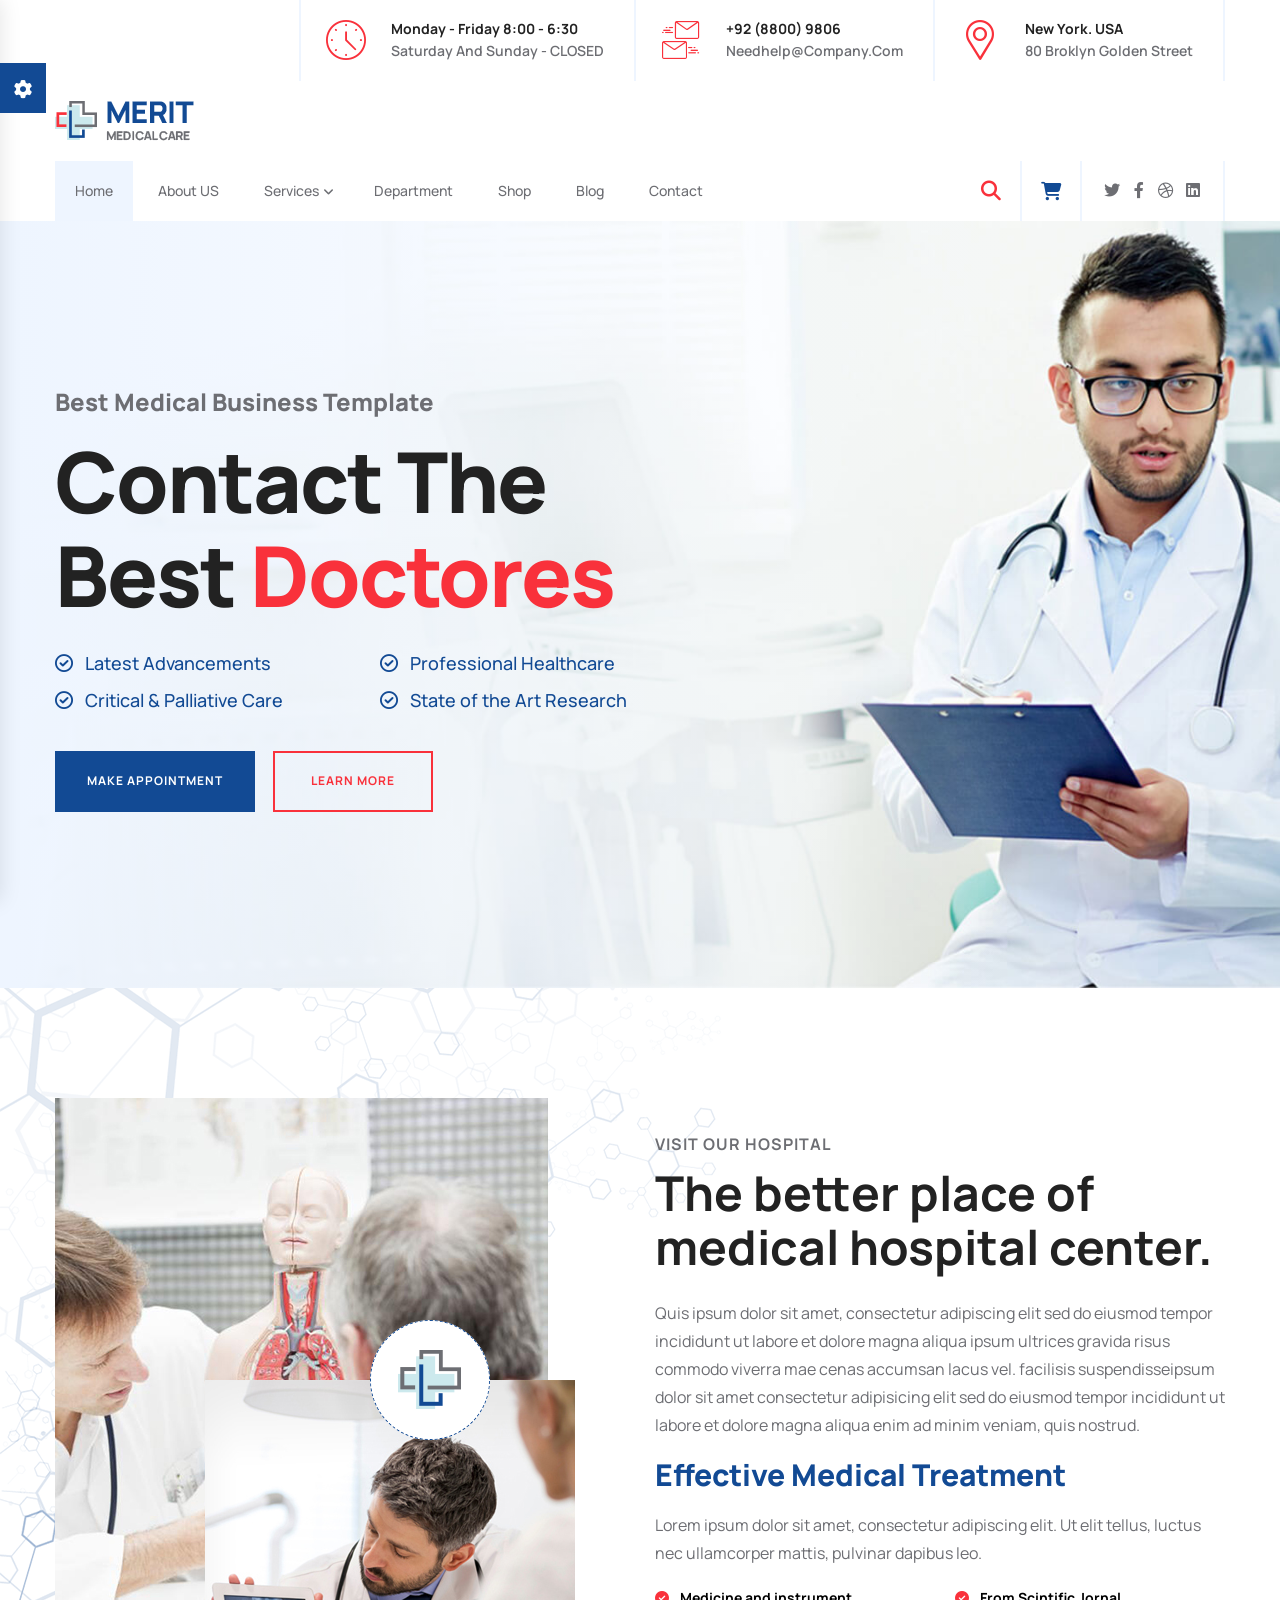
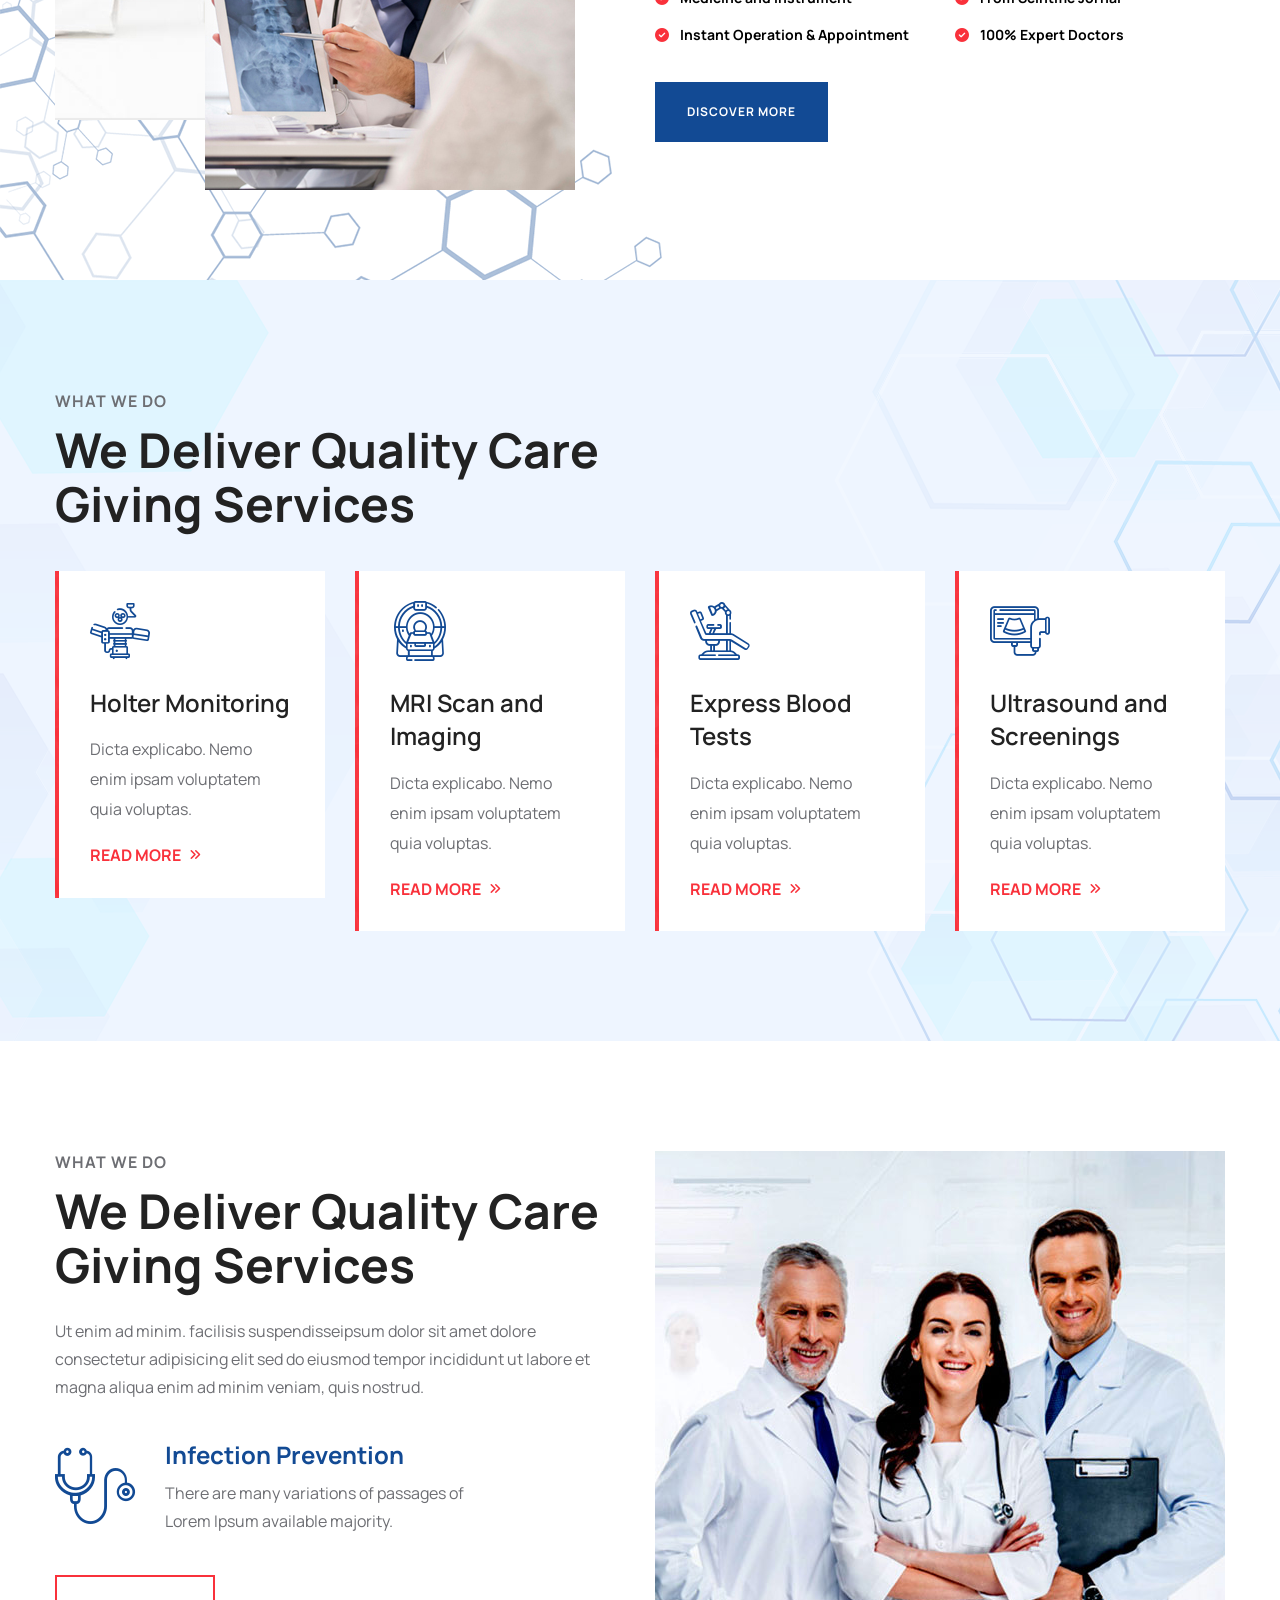
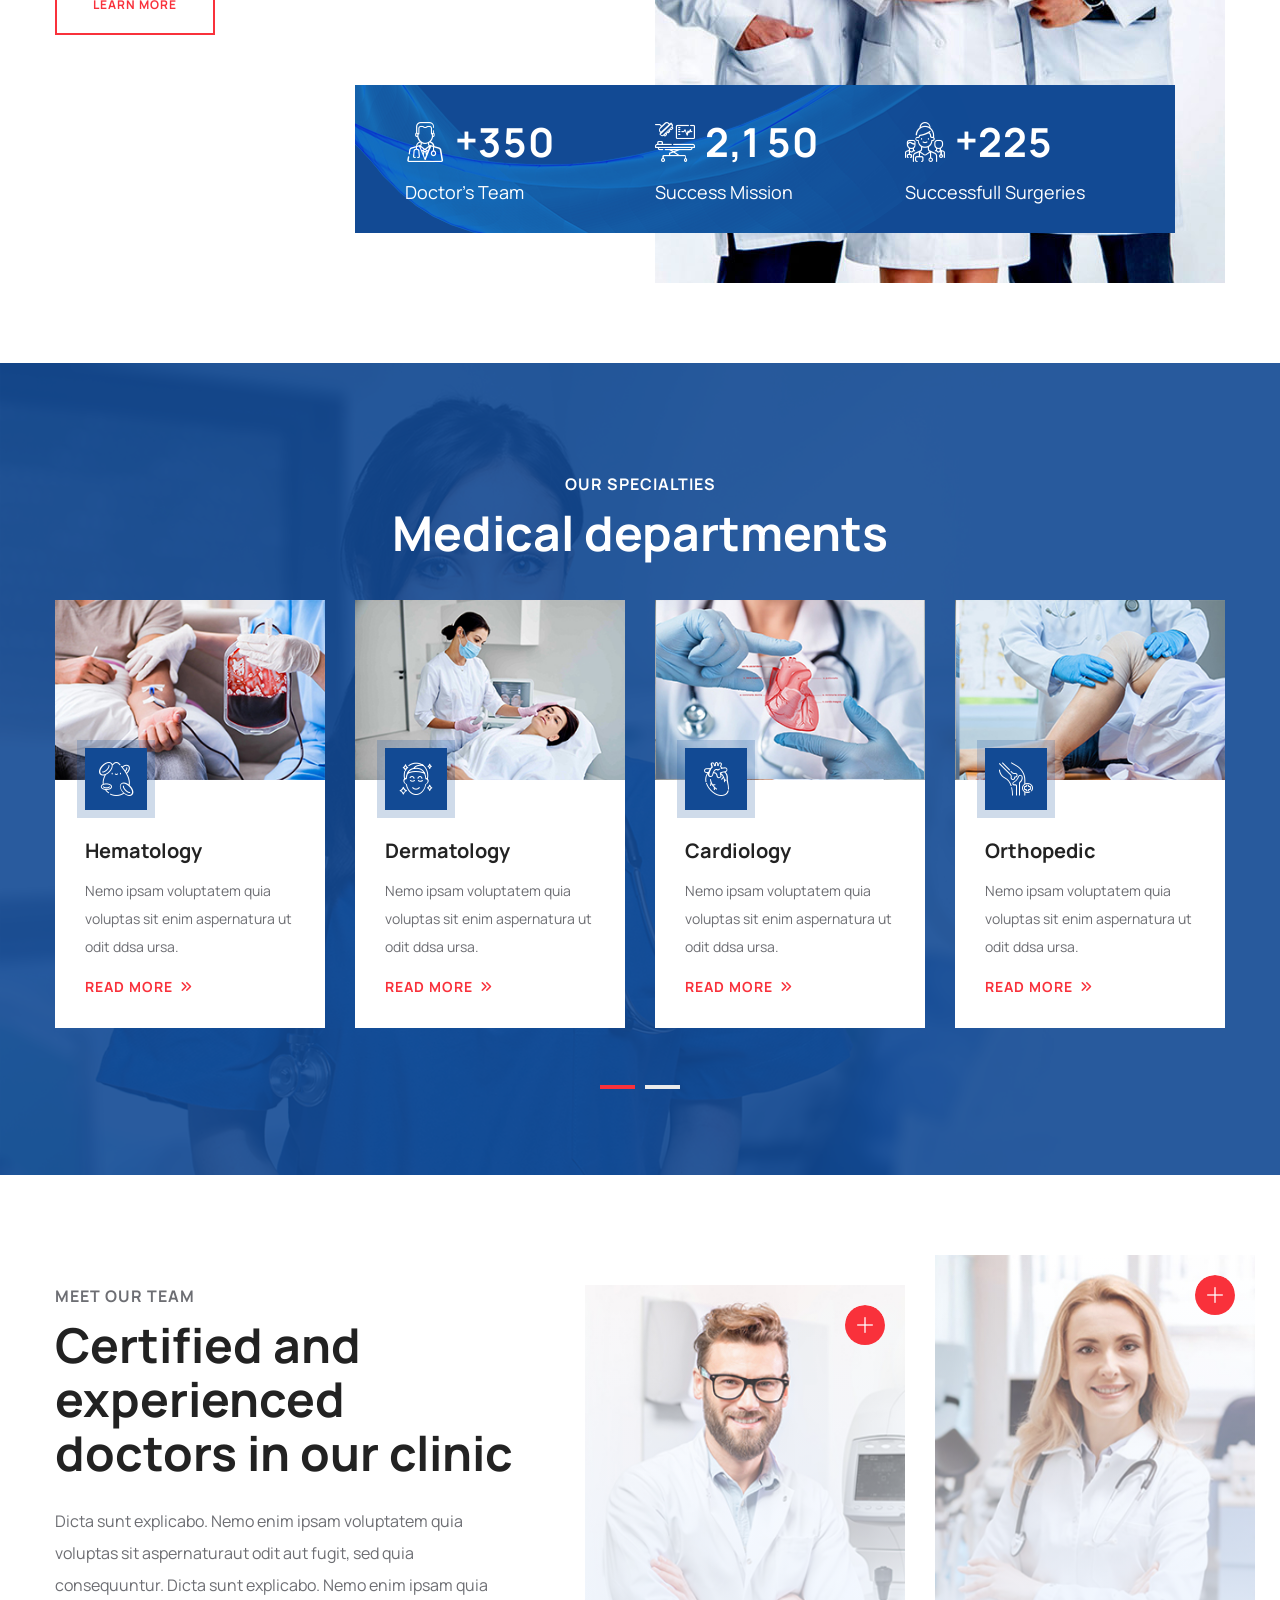
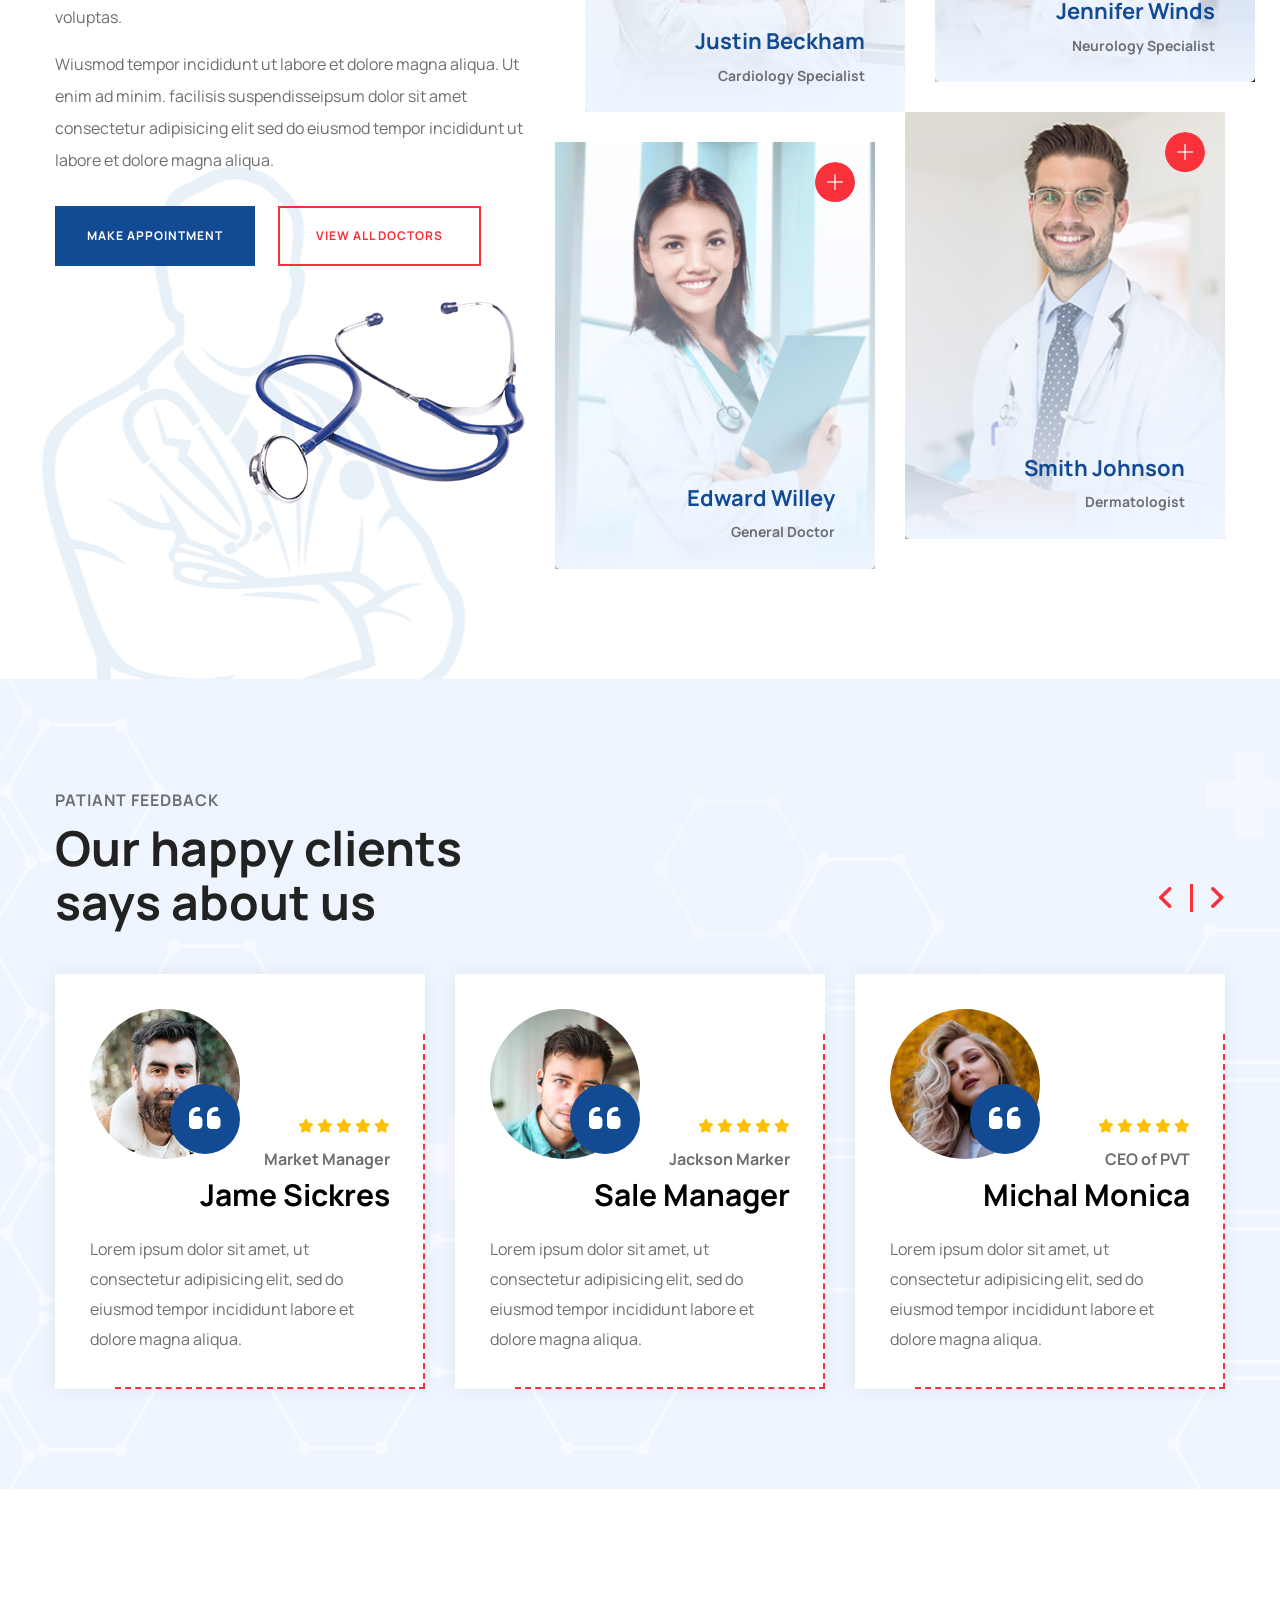
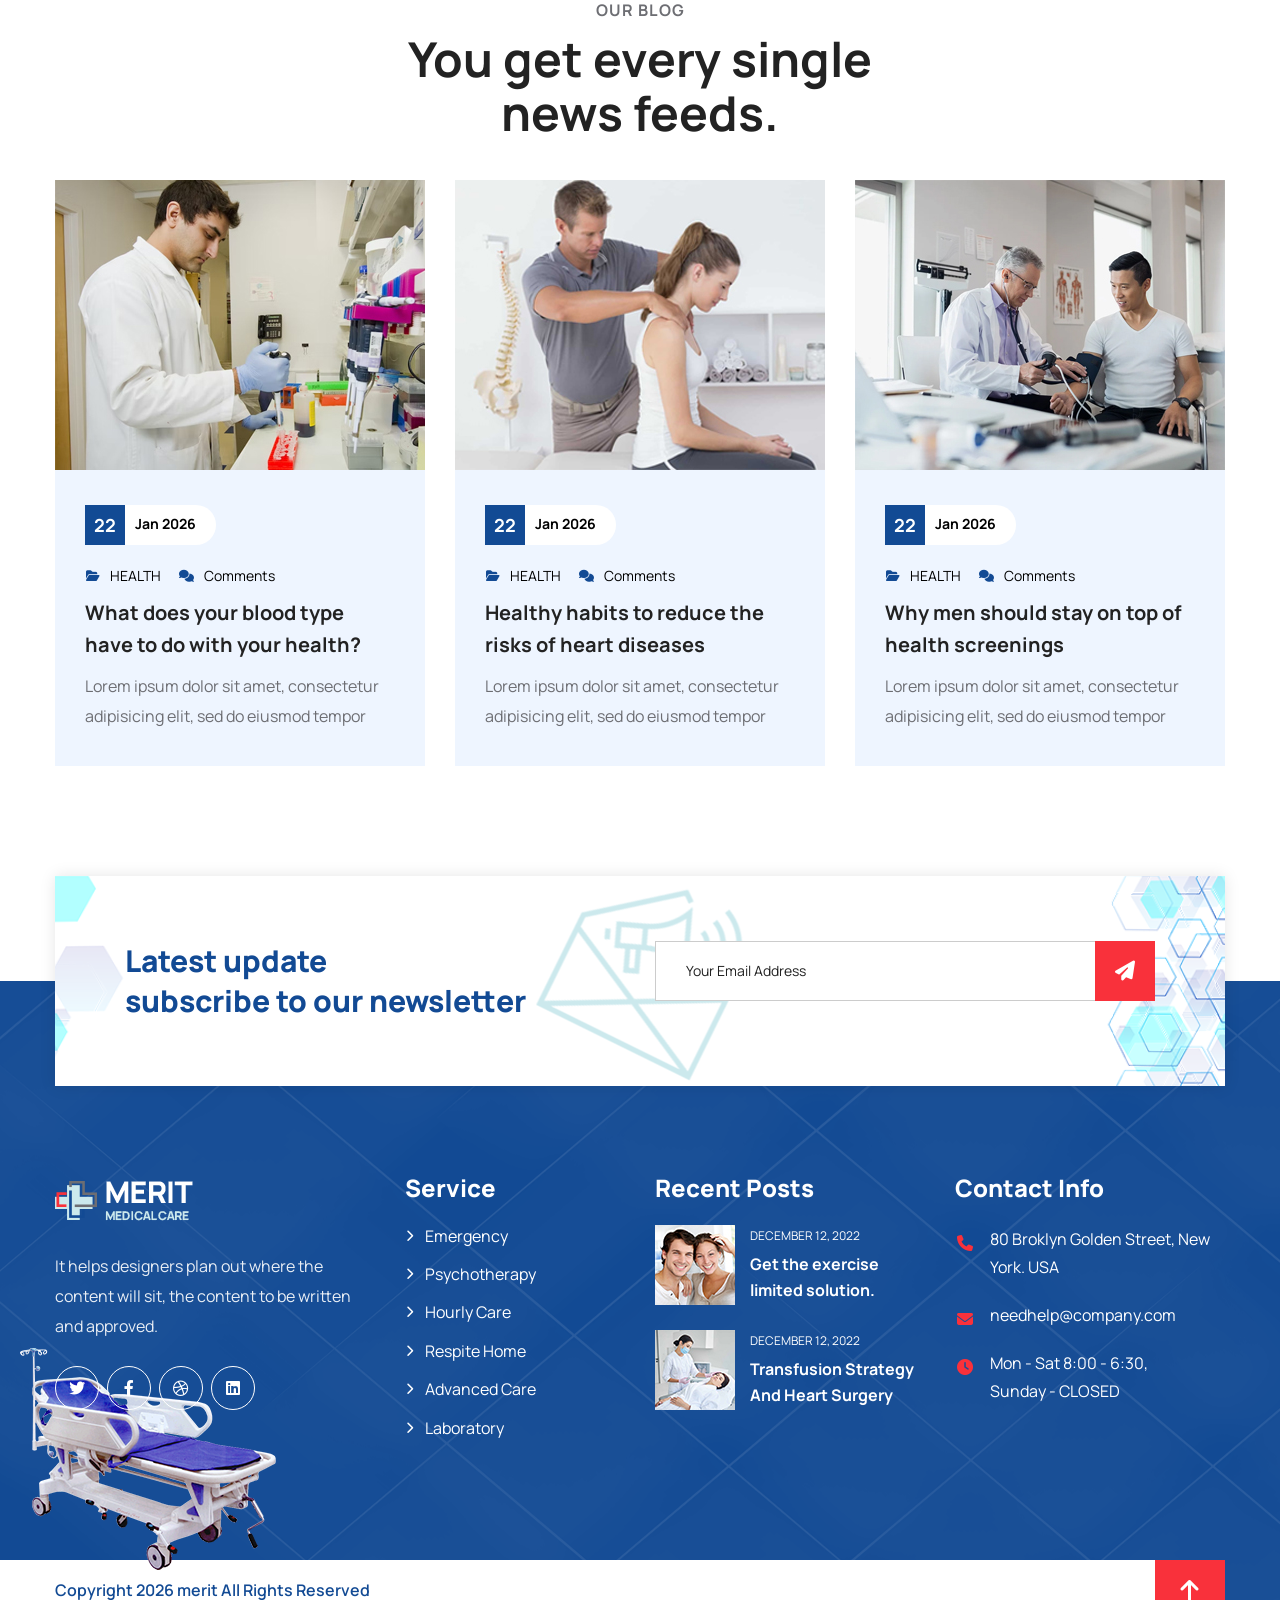
<file: index.html>
<!DOCTYPE html>
<html>

<head>
<meta charset="utf-8">
<title>Merit Medical Business| Home</title>
<!-- Stylesheets -->
<link href="assets/css/bootstrap.css" rel="stylesheet">
<link href="assets/css/style.css" rel="stylesheet">
<link href="assets/css/responsive.css" rel="stylesheet">

<link href="https://fonts.googleapis.com/css2?family=Manrope:wght@300;400;500;600;700&amp;display=swap" rel="stylesheet">

<!--Color Switcher Mockup-->
<link href="assets/css/color-switcher-design.css" rel="stylesheet">

<!-- Color Themes -->
<link id="theme-color-file" href="assets/css/color-themes/default-color.css" rel="stylesheet">

<link rel="shortcut icon" href="assets/images/favicon.png" type="image/x-icon">
<link rel="icon" href="assets/images/favicon.png" type="image/x-icon">

<!-- Responsive -->
<meta http-equiv="X-UA-Compatible" content="IE=edge">
<meta name="viewport" content="width=device-width, initial-scale=1.0, maximum-scale=1.0, user-scalable=0">

<!--[if lt IE 9]><script src="https://cdnjs.cloudflare.com/ajax/libs/html5shiv/3.7.3/html5shiv.js"></script><![endif]-->
<!--[if lt IE 9]><script src="js/respond.js"></script><![endif]-->
</head>

<body class="hidden-bar-wrapper">

<div class="page-wrapper">
 	
	<!-- Preloader -->
    <div class="preloader"></div>
	<!-- End Preloader -->
	
 	<!-- Header Style One -->
    <header class="main-header">
    	
		<!-- Header Upper -->
        <div class="header-upper">
            <div class="auto-container">
                <div class="d-flex justify-content-between align-items-center flex-wrap">
                    
                    <div class="logo-box">
                        <!-- <div class="logo"><a href="index.html"><img src="assets/images/logo.png" alt="" title=""></a></div> -->
                    </div>
                    
                    <div class="upper-right d-flex flex-wrap">
                        
                        <!--Info Box-->
                        <div class="upper-column info-box">
                            <div class="icon-box"><span class="flaticon-clock"></span></div>
                            <ul>
								<li><strong>Monday  - Friday  8:00 - 6:30</strong></li>
                                <li>Saturday and Sunday - CLOSED</li>
                            </ul>
                        </div>
                        
                        <!--Info Box-->
                        <div class="upper-column info-box">
                            <div class="icon-box"><span class="flaticon-send-mail"></span></div>
                            <ul>
                                <li><strong>+92 (8800) 9806</strong></li>
                                <li><a href="mailto:needhelp@company.com">needhelp@company.com</a></li>
                            </ul>
                        </div>
                        
                        <!--Info Box-->
                        <div class="upper-column info-box">
                            <div class="icon-box"><span class="flaticon-placeholder"></span></div>
                            <ul>
								<li><strong>New York. USA</strong></li>
                                <li>80 Broklyn Golden Street</li>
                            </ul>
                        </div>
                        
                    </div>
                    
                </div>
            </div>
        </div>
        <!--End Header Upper-->
		
		<!-- Header Lower -->
        <div class="header-upper">
            <div class="auto-container">
				<div class="inner-container">
					<!-- Logo Box -->
					<div class="logo-box">
						<div class="logo"><a href="index.html"><img src="assets/images/logo.png" alt="" title=""></a></div>
					</div>
					
					<div class="d-flex justify-content-between align-items-center flex-wrap">
						
						<div class="nav-outer">
							<!-- Main Menu -->
							<nav class="main-menu navbar-expand-md">
								<div class="navbar-header">
									<!-- Toggle Button -->    	
									<button class="navbar-toggler" type="button" data-toggle="collapse" data-target="#navbarSupportedContent" aria-controls="navbarSupportedContent" aria-expanded="false" aria-label="Toggle navigation">
										<span class="icon-bar"></span>
										<span class="icon-bar"></span>
										<span class="icon-bar"></span>
									</button>
								</div>
								
								<div class="navbar-collapse collapse clearfix" id="navbarSupportedContent">
									<ul class="navigation clearfix">
										<li class="#"><a href="index.html">Home</a>
											<!-- <ul>
												<li><a href="index.html">Homepage 01 General</a></li>
												<li><a href="index-2.html">Homepage 02 Clinic</a></li>
												<li><a href="index-3.html">Homepage 03 Dentist</a></li>
												<li><a href="index-4.html">Homepage 04 Cardiology</a></li>
												<li><a href="index-5.html">Homepage 05 Surgery</a></li>
												<li><a href="index-6.html">Homepage 06 Veterinary</a></li>
												<li><a href="index-7.html">Homepage 07 Laboratory</a></li>
												<li><a href="index-8.html">Homepage 08 Physiotherapy</a></li>
												<li><a href="index-9.html">Homepage 09 Orthopedics</a></li>
												<li><a href="index-10.html">Homepage 10 Eye-Care</a></li>
												<li class="dropdown"><a href="#">One Pager Style</a>
													<ul>
														<li><a href="index-1.html">HomePage 01 General</a></li>
														<li><a href="index-2-1.html">HomePage 02 Clinic</a></li>
														<li><a href="index-3-1.html">HomePage 03 Dentist</a></li>
														<li><a href="index-4-1.html">HomePage 04 Cardiology</a></li>
														<li><a href="index-5-1.html">HomePage 05 Surgery</a></li>
														<li><a href="index-6-1.html">HomePage 06 Veterinary</a></li>
														<li><a href="index-7-1.html">HomePage 07 Laboratory</a></li>
														<li><a href="index-8-1.html">Homepage 08 Physiotherapy</a></li>
														<li><a href="index-9-1.html">Homepage 09 Orthopedics</a></li>
														<li><a href="index-10-1.html">Homepage 10 Eye-Care</a></li>
													</ul>
												</li>
												<li class="dropdown"><a href="#">Header Styles</a>
													<ul>
														<li><a href="index.html">Header 01 General</a></li>
														<li><a href="index-2.html">Header 02 Clinic</a></li>
														<li><a href="index-3.html">Header 03 Dentist</a></li>
														<li><a href="index-4.html">Header 04 Cardiology</a></li>
														<li><a href="index-5.html">Header 05 Surgery</a></li>
														<li><a href="index-6.html">Header 06 Veterinary</a></li>
														<li><a href="index-7.html">Header 07 Laboratory</a></li>
														<li><a href="index-8.html">Header 08 Physiotherapy</a></li>
														<li><a href="index-9.html">Header 09 Orthopedics</a></li>
														<li><a href="index-10.html">Header 10 Eye-Care</a></li>
													</ul>
												</li>
											</ul> -->
										</li>
										<li class="#"><a href="about.html">About US</a>
											<!-- <ul>
												<li><a href="about.html">About us</a></li>
												<li><a href="faq.html">Faq's</a></li>
												<li><a href="price.html">Price</a></li>
												<li><a href="price-2.html">Price 02</a></li>
												<li><a href="process.html">Process</a></li>
												<li><a href="gallery.html">Projects</a></li>
												<li><a href="timetable.html">Timetable</a></li>
												<li><a href="testimonial.html">Testimonial</a></li>
												<li><a href="coming-soon.html">Coming Soon</a></li>
												<li><a href="terms.html">Terms & Condition</a></li>
												<li><a href="privacy.html">Privacy & Policy</a></li>
												<li class="dropdown"><a href="#">Doctors</a>
													<ul>
														<li><a href="doctors.html">Doctors</a></li>
														<li><a href="doctor-detail.html">Doctor Detail</a></li>
														<li><a href="doctor-detail-2.html">Doctor Detail 02</a></li>
													</ul>
												</li>
											</ul> -->
										</li>
										<li class="dropdown"><a href="services.html">Services</a>
											<ul>
												<li></li>
												<li><a href="intensive-care.html">Trauma & intensive care</a></li>
												<!-- <li><a href="community.html">Community Services</a></li> -->
												<li><a href="diagnosis.html">Diagnosis & Investigation</a></li>
												<li><a href="surgical.html">Medical & Surgical</a></li>
												<li><a href="specialised.html">Specialised Support Service</a></li>
												<li><a href="rehabitation.html">Health Rehabitation</a></li>
											</ul>
										</li>
										<li class="#"><a href="department.html">department</a>
											<!-- <ul>
												<li><a href="department.html">department</a></li>
												<li><a href="department-detail.html">department Detail</a></li>
											</ul> -->
										</li>
										
										<li class="#"><a href="shop.html">Shop</a>
											<!-- <ul>
												<li><a href="shop.html">Our Products</a></li>
												<li><a href="shop-detail.html">Product Single</a></li>
												<li><a href="shopping-cart.html">Shopping Cart</a></li>
												<li><a href="checkout.html">Checkout</a></li>
												<li><a href="register.html">Account</a></li>
											</ul> -->
										</li>
										<li class="#"><a href="blog.html">Blog</a>
											<!-- <ul>
												<li><a href="blog.html">Our Blog</a></li>
												<li><a href="blog-left-sidebar.html">Blog left Sidebar</a></li>
												<li><a href="blog-classic.html">Blog Classic</a></li>
												<li><a href="blog-detail.html">Blog Detail</a></li>
												<li><a href="not-found.html">Not Found</a></li>
											</ul> -->
										</li>
										<li class="#"><a href="contact.html">Contact</a>
											<!-- <ul>
												<li><a href="contact.html">Contact 01</a></li>
												<li><a href="contact-2.html">Contact 02</a></li>
												<li><a href="contact-3.html">Contact 03</a></li>
											</ul> -->
										</li>
									</ul>
								</div>
							</nav>
						</div>
					
					<!-- Main Menu End-->
					<div class="outer-box d-flex align-items-center flex-wrap">
						
						<div class="appointmeny_button-box">
							<a href="#" class="theme-btn btn-style-one">
								<span class="btn-wrap">
									<span class="text-one">Appoint Now</span>
									<span class="text-two">Appoint Now</span>
								</span>
							</a>
						</div>
						
						<!-- Search Btn -->
						<div class="search-box-btn search-box-outer"><span class="icon fa fa-search"></span></div>
						
						<!-- Nav Btn -->
						<div class="nav-btn navSidebar-button fa-regular fa-cart-shopping fa-fw"></div>
						
						<!-- Social Box -->
						<ul class="header-social_box">
							<li><a href="https://www.twitter.com/" class="fa-brands fa-twitter fa-fw"></a></li>
							<li><a href="https://www.facebook.com/" class="fa-brands fa-facebook-f fa-fw"></a></li>
							<li><a href="https://dribbble.com/" class="fa-brands fa-dribbble fa-fw"></a></li>
							<li><a href="https://www.linkedin.com/" class="fa-brands fa-linkedin fa-fw"></a></li>
						</ul>
						
					</div>
					
					<!-- Mobile Navigation Toggler -->
					<div class="mobile-nav-toggler"><span class="icon flaticon-menu"></span></div>

				</div>
				
            </div>
        </div>
        <!-- End Header Lower -->
        
		<!-- Sticky Header  -->
        <div class="sticky-header">
            <div class="auto-container">
				<div class="inner-container d-flex justify-content-between align-items-center flex-wrap">
				
                <!-- Logo -->
                <div class="logo">
                    <a href="index.html" title=""><img src="assets/images/logo.png" alt="" title=""></a>
                </div>
				
                <!-- Right Box -->
                <div class="right-box">
                    <!-- Main Menu -->
                    <nav class="main-menu">
                        <!--Keep This Empty / Menu will come through Javascript-->
                    </nav>
					<!-- Main Menu End-->
					<!-- Mobile Navigation Toggler -->
					<div class="mobile-nav-toggler"><span class="icon flaticon-menu"></span></div>
                </div>
				
            </div>
        </div><!-- End Sticky Menu -->
		</div>
		
		<!-- Mobile Menu  -->
        <div class="mobile-menu">
            <div class="menu-backdrop"></div>
            <div class="close-btn"><span class="icon flaticon-close"></span></div>
            
            <nav class="menu-box">
                <div class="nav-logo"><a href="index.html"><img src="assets/images/logo-small.png" alt="" title=""></a></div>
                <div class="menu-outer"><!--Here Menu Will Come Automatically Via Javascript / Same Menu as in Header--></div>
            </nav>
        </div><!-- End Mobile Menu -->
	
    </header>
	<!-- End Main Header -->
	
	<!-- Sidebar Cart Item -->
	<div class="xs-sidebar-group info-group">
		<div class="xs-overlay xs-bg-black"></div>
		<div class="xs-sidebar-widget">
			<div class="sidebar-widget-container">
				<div class="close-button">
					<span class="fa fa-solid fa-xmark fa-fw"></span>
				</div>
				<div class="sidebar-textwidget">
					
					<!-- Sidebar Info Content -->
					<div class="sidebar-info-contents">
						<div class="content-inner">
						
							<!-- Title Box -->
							<div class="title-box">
								<h5>Shopping <span>Bag</span></h5>
								<div class="price">$15 from free economy shipping</div>
							</div>
							
							<!-- Empty Cart Box -->
							<div class="empty-cart-box">
								<!-- No Product -->
								<div class="no-cart">
									<span class="icon fa fa-sharp fa-solid fa-cart-shopping fa-fw"></span>
									No products in cart.
								</div>
							</div>
							
							<!-- Lower Box -->
							<div class="lower-box">
								<h5>Popular <span>Suggestions</span></h5>
									
								<!-- Post Block -->
								<div class="post-block">
									<div class="inner-box">
										<div class="image">
											<img src="assets/images/resource/post-thumb-1.jpg" alt="" />
										</div>
										<h6><a href="#">Hematology Machine</a></h6>
										<div class="rating">
											<span class="fa fa-star"></span>
											<span class="fa fa-star"></span>
											<span class="fa fa-star"></span>
											<span class="fa fa-star"></span>
											<span class="fa fa-star"></span>
										</div>
										<div class="price-box">$125</div>
										<a class="theme-btn bag-btn" href="#">add to bag</a>
									</div>
								</div>
								
								<!-- Post Block -->
								<div class="post-block">
									<div class="inner-box">
										<div class="image">
											<img src="assets/images/resource/post-thumb-2.jpg" alt="" />
										</div>
										<h6><a href="#">Dermatology</a></h6>
										<div class="rating">
											<span class="fa fa-star"></span>
											<span class="fa fa-star"></span>
											<span class="fa fa-star"></span>
											<span class="fa fa-star"></span>
											<span class="fa fa-star"></span>
										</div>
										<div class="price-box">$205</div>
										<a class="theme-btn bag-btn" href="#">add to bag</a>
									</div>
								</div>
								
								<!-- Post Block -->
								<div class="post-block">
									<div class="inner-box">
										<div class="image">
											<img src="assets/images/resource/post-thumb-3.jpg" alt="" />
										</div>
										<h6><a href="#">Cardiology</a></h6>
										<div class="rating">
											<span class="fa fa-star"></span>
											<span class="fa fa-star"></span>
											<span class="fa fa-star"></span>
											<span class="fa fa-star"></span>
											<span class="fa fa-star"></span>
										</div>
										<div class="price-box">$125</div>
										<a class="theme-btn bag-btn" href="#">add to bag</a>
									</div>
								</div>
								
							</div>
							
						</div>
					</div>
					
				</div>
			</div>
		</div>
	</div>
	
	<!-- Slider One -->
    <section class="slider-one">
		<div class="main-slider-carousel owl-carousel owl-theme">
		
			<!-- Slide 01 -->
			<div class="slider-one_slide" style="background-image:url(assets/images/main-slider/image-1.jpg)">
				<div class="auto-container">
					
					<!-- Content Column -->
					<div class="slider-one_content">
						<div class="slider-one_content-inner">
							<div class="slider-one_title">best medical business template</div>
							<h1 class="slider-one_heading">Contact The Best <span>Doctores</span></h1>
							<div class="row clearfix">
								<div class="column col-lg-6 col-md-6 col-sm-12">
									<ul class="slider-one_list">
										<li>Latest Advancements</li>
										<li>Critical & Palliative Care</li>
									</ul>
								</div>
								<div class="column col-lg-6 col-md-6 col-sm-12">
									<ul class="slider-one_list">
										<li>Professional Healthcare</li>
										<li>State of the Art Research</li>
									</ul>
								</div>
							</div>
							<div class="slider-one_buttons">
								<a href="appointment.html" class="theme-btn btn-style-one">
									<span class="btn-wrap">
										<span class="text-one">Make Appointment</span>
										<span class="text-two">Make Appointment</span>
									</span>
								</a>
								<a href="about.html" class="theme-btn btn-style-two">
									<span class="btn-wrap">
										<span class="text-one">Learn More</span>
										<span class="text-two">Learn More</span>
									</span>
								</a>
							</div>
						</div>
					</div>
					
				</div>
			</div>
			<!-- End Slide 01 -->
			
			<!-- Slide 02 -->
			<div class="slider-one_slide" style="background-image:url(assets/images/main-slider/image-1.jpg)">
				<div class="auto-container">
					
					<!-- Content Column -->
					<div class="slider-one_content">
						<div class="slider-one_content-inner">
							<div class="slider-one_title">best medical business template</div>
							<h1 class="slider-one_heading">Contact The Best <span>Doctores</span></h1>
							<div class="row clearfix">
								<div class="column col-lg-6 col-md-6 col-sm-12">
									<ul class="slider-one_list">
										<li>Latest Advancements</li>
										<li>Critical & Palliative Care</li>
									</ul>
								</div>
								<div class="column col-lg-6 col-md-6 col-sm-12">
									<ul class="slider-one_list">
										<li>Professional Healthcare</li>
										<li>State of the Art Research</li>
									</ul>
								</div>
							</div>
							<div class="slider-one_buttons">
								<a href="appointment.html" class="theme-btn btn-style-one">
									<span class="btn-wrap">
										<span class="text-one">Make Appointment</span>
										<span class="text-two">Make Appointment</span>
									</span>
								</a>
								<a href="about.html" class="theme-btn btn-style-two">
									<span class="btn-wrap">
										<span class="text-one">Learn More</span>
										<span class="text-two">Learn More</span>
									</span>
								</a>
							</div>
						</div>
					</div>
					
				</div>
			</div>
			<!-- End Slide 02 -->
			
			<!-- Slide 03 -->
			<div class="slider-one_slide" style="background-image:url(assets/images/main-slider/image-1.jpg)">
				<div class="auto-container">
					
					<!-- Content Column -->
					<div class="slider-one_content">
						<div class="slider-one_content-inner">
							<div class="slider-one_title">best medical business template</div>
							<h1 class="slider-one_heading">Contact The Best <span>Doctores</span></h1>
							<div class="row clearfix">
								<div class="column col-lg-6 col-md-6 col-sm-12">
									<ul class="slider-one_list">
										<li>Latest Advancements</li>
										<li>Critical & Palliative Care</li>
									</ul>
								</div>
								<div class="column col-lg-6 col-md-6 col-sm-12">
									<ul class="slider-one_list">
										<li>Professional Healthcare</li>
										<li>State of the Art Research</li>
									</ul>
								</div>
							</div>
							<div class="slider-one_buttons">
								<a href="appointment.html" class="theme-btn btn-style-one">
									<span class="btn-wrap">
										<span class="text-one">Make Appointment</span>
										<span class="text-two">Make Appointment</span>
									</span>
								</a>
								<a href="about.html" class="theme-btn btn-style-two">
									<span class="btn-wrap">
										<span class="text-one">Learn More</span>
										<span class="text-two">Learn More</span>
									</span>
								</a>
							</div>
						</div>
					</div>
					
				</div>
			</div>
			<!-- End Slide 03 -->
			
		</div>
    </section>
    <!-- End Main Slider Section -->
	
	<!-- About One -->
    <section class="about-one">
		<div class="about-one_pattern" style="background-image:url(assets/images/background/pattern-1.png)"></div>
		<div class="auto-container">
			<div class="row clearfix">
				
				<!-- Image Column -->
				<div class="about-one_image-column col-lg-6 col-md-12 col-sm-12">
					<div class="about-one_image-inner-column">
						<div class="about-one_icon">
							<img src="assets/images/icons/plus.png" alt="" />
						</div>
						<div class="about-one_image">
							<img src="assets/images/resource/about-1.jpg" alt="" />
						</div>
						<div class="about-one_image-two">
							<img src="assets/images/resource/about-2.jpg" alt="" />
						</div>
					</div>
				</div>
				
				<!-- Content Column -->
				<div class="about-one_content-column col-lg-6 col-md-12 col-sm-12">
					<div class="about-one_content-inner-column">
						<div class="sec-title">
							<div class="sec-title_title">Visit Our Hospital</div>
							<h2 class="sec-title_heading">The better place of medical hospital center.</h2>
							<div class="sec-title_text">Quis ipsum dolor sit amet, consectetur adipiscing elit sed do eiusmod tempor incididunt ut labore et dolore magna aliqua ipsum ultrices gravida risus commodo viverra mae cenas accumsan lacus vel. facilisis suspendisseipsum dolor sit amet consectetur adipisicing elit sed do eiusmod tempor incididunt ut labore et dolore magna aliqua enim ad minim veniam, quis nostrud.</div>
						</div>
						<div class="about-one_bold">Effective Medical Treatment</div>
						<div class="about-one_text">Lorem ipsum dolor sit amet, consectetur adipiscing elit. Ut elit tellus, luctus nec ullamcorper mattis, pulvinar dapibus leo.</div>
						<div class="row clearfix">
							<div class="column col-lg-6 col-md-6 col-sm-12">
								<ul class="about-one_list">
									<li>Medicine and instrument</li>
									<li>Instant Operation & Appointment</li>
								</ul>
							</div>
							<div class="column col-lg-6 col-md-6 col-sm-12">
								<ul class="about-one_list">
									<li>From Scintific Jornal</li>
									<li>100% Expert Doctors</li>
								</ul>
							</div>
						</div>
						
						<!-- Button Box -->
						<div class="about-one_button">
							<a href="about.html" class="theme-btn btn-style-one">
								<span class="btn-wrap">
									<span class="text-one">Discover More</span>
									<span class="text-two">Discover More</span>
								</span>
							</a>
						</div>
						
					</div>
				</div>
				
			</div>
		</div>
	</section>
	<!-- End About One -->
	
	<!-- Services One -->
    <section class="services-one">
		<div class="services-one_pattern" style="background-image:url(assets/images/background/pattern-2.png)"></div>
		<div class="services-one_pattern-two" style="background-image:url(assets/images/background/pattern-3.png)"></div>
		<div class="auto-container">
			<!-- Sec Title -->
			<div class="sec-title">
				<div class="sec-title_title">WHAT WE DO</div>
				<h2 class="sec-title_heading">We Deliver Quality Care <br> Giving Services</h2>
			</div>
			
			<div class="four-item-carousel owl-carousel owl-theme">
				
				<!-- Service Block -->
				<div class="service-block">
					<div class="service-block_inner">
						<div class="service-one_smog-layer" style="background-image:url(assets/images/background/pattern-4.png)"></div>
						<span class="service-block_icon flaticon-examining-table"></span>
						<h4 class="service-block_heading"><a href="intensive-care.html">Holter Monitoring</a></h4>
						<div class="service-block_text">Dicta explicabo. Nemo enim ipsam voluptatem quia voluptas.</div>
						<a class="service-block-more" href="intensive-care.html">Read More</a>
					</div>
				</div>
				
				<!-- Service Block -->
				<div class="service-block">
					<div class="service-block_inner">
						<div class="service-one_smog-layer" style="background-image:url(assets/images/background/pattern-4.png)"></div>
						<span class="service-block_icon flaticon-mri"></span>
						<h4 class="service-block_heading"><a href="intensive-care.html">MRI Scan and Imaging</a></h4>
						<div class="service-block_text">Dicta explicabo. Nemo enim ipsam voluptatem quia voluptas.</div>
						<a class="service-block-more" href="intensive-care.html">Read More</a>
					</div>
				</div>
				
				<!-- Service Block -->
				<div class="service-block">
					<div class="service-block_inner">
						<div class="service-one_smog-layer" style="background-image:url(assets/images/background/pattern-4.png)"></div>
						<span class="service-block_icon flaticon-dentist-chair"></span>
						<h4 class="service-block_heading"><a href="intensive-care.html">Express Blood Tests</a></h4>
						<div class="service-block_text">Dicta explicabo. Nemo enim ipsam voluptatem quia voluptas.</div>
						<a class="service-block-more" href="intensive-care.html">Read More</a>
					</div>
				</div>
				
				<!-- Service Block -->
				<div class="service-block">
					<div class="service-block_inner">
						<div class="service-one_smog-layer" style="background-image:url(assets/images/background/pattern-4.png)"></div>
						<span class="service-block_icon flaticon-ultrasound"></span>
						<h4 class="service-block_heading"><a href="intensive-care.html">Ultrasound and Screenings</a></h4>
						<div class="service-block_text">Dicta explicabo. Nemo enim ipsam voluptatem quia voluptas.</div>
						<a class="service-block-more" href="intensive-care.html">Read More</a>
					</div>
				</div>
				
				<!-- Service Block -->
				<div class="service-block">
					<div class="service-block_inner">
						<div class="service-one_smog-layer" style="background-image:url(assets/images/background/pattern-4.png)"></div>
						<span class="service-block_icon flaticon-examining-table"></span>
						<h4 class="service-block_heading"><a href="intensive-care.html">Holter Monitoring</a></h4>
						<div class="service-block_text">Dicta explicabo. Nemo enim ipsam voluptatem quia voluptas.</div>
						<a class="service-block-more" href="intensive-care.html">Read More</a>
					</div>
				</div>
				
				<!-- Service Block -->
				<div class="service-block">
					<div class="service-block_inner">
						<div class="service-one_smog-layer" style="background-image:url(assets/images/background/pattern-4.png)"></div>
						<span class="service-block_icon flaticon-mri"></span>
						<h4 class="service-block_heading"><a href="intensive-care.html">MRI Scan and Imaging</a></h4>
						<div class="service-block_text">Dicta explicabo. Nemo enim ipsam voluptatem quia voluptas.</div>
						<a class="service-block-more" href="intensive-care.html">Read More</a>
					</div>
				</div>
				
				<!-- Service Block -->
				<div class="service-block">
					<div class="service-block_inner">
						<div class="service-one_smog-layer" style="background-image:url(assets/images/background/pattern-4.png)"></div>
						<span class="service-block_icon flaticon-dentist-chair"></span>
						<h4 class="service-block_heading"><a href="intensive-care.html">Express Blood Tests</a></h4>
						<div class="service-block_text">Dicta explicabo. Nemo enim ipsam voluptatem quia voluptas.</div>
						<a class="service-block-more" href="intensive-care.html">Read More</a>
					</div>
				</div>
				
				<!-- Service Block -->
				<div class="service-block">
					<div class="service-block_inner">
						<div class="service-one_smog-layer" style="background-image:url(assets/images/background/pattern-4.png)"></div>
						<span class="service-block_icon flaticon-ultrasound"></span>
						<h4 class="service-block_heading"><a href="intensive-care.html">Ultrasound and Screenings</a></h4>
						<div class="service-block_text">Dicta explicabo. Nemo enim ipsam voluptatem quia voluptas.</div>
						<a class="service-block-more" href="intensive-care.html">Read More</a>
					</div>
				</div>
				
			</div>
		</div>
	</section>
	<!-- End Services One -->
	
	<!-- Modern One -->
    <section class="modern-one">
		<div class="modern-one_pattern" style="background-image:url(assets/images/background/pattern-2.png)"></div>
		<div class="auto-container">
			
			<div class="row clearfix">
				<!-- Content Column -->
				<div class="modern-one_content-column col-lg-6 col-md-12 col-sm-12">
					<div class="modern-one_content-inner">
						<!-- Sec Title -->
						<div class="sec-title">
							<div class="sec-title_title">WHAT WE DO</div>
							<h2 class="sec-title_heading">We Deliver Quality Care <br> Giving Services</h2>
							<div class="sec-title_text">Ut enim ad minim. facilisis suspendisseipsum dolor sit amet dolore consectetur adipisicing elit sed do eiusmod tempor incididunt ut labore et  magna aliqua enim ad minim veniam, quis nostrud.</div>
						</div>
						<div class="modern-one_block">
							<div class="modern-one_block-inner">
								<span class="modern-one_icon flaticon-stethoscope"></span>
								<strong class="modern-one_bold">Infection Prevention</strong>
								There are many variations of passages of <br> Lorem Ipsum available majority.
							</div>
						</div>
						<div class="modern-one_button">
							<a href="about.html" class="theme-btn btn-style-two">
								<span class="btn-wrap">
									<span class="text-one">Learn More</span>
									<span class="text-two">Learn More</span>
								</span>
							</a>
						</div>
					</div>
				</div>
				<!-- Image Column -->
				<div class="modern-one_image-column col-lg-6 col-md-12 col-sm-12">
					<div class="modern-one_image-inner">
						<div class="modern-one_image">
							<img src="assets/images/resource/modern.jpg" alt="" />
						</div>
						
						<div class="counter-one" style="background-image:url(assets/images/background/pattern-5.png)">
							<div class="row clearfix">
								
								<!-- Counter Column -->
								<div class="counter-one_block col-lg-4 col-md-6 col-sm-6">
									<div class="counter-one_inner">
										<span class="counter-one_icon flaticon-doctor"></span>
										<div class="counter-one_counter d-flex">+<span class="odometer" data-count="350"></span></div>
										<div class="counter-one_text">Doctor’s Team</div>
									</div>
								</div>
								
								<!-- Counter Column -->
								<div class="counter-one_block col-lg-4 col-md-6 col-sm-6">
									<div class="counter-one_inner">
										<span class="counter-one_icon flaticon-surgery-room"></span>
										<div class="counter-one_counter d-flex"><span class="odometer" data-count="2150"></span></div>
										<div class="counter-one_text">Success Mission</div>
									</div>
								</div>
								
								<!-- Counter Column -->
								<div class="counter-one_block col-lg-4 col-md-6 col-sm-6">
									<div class="counter-one_inner">
										<span class="counter-one_icon flaticon-medical-team"></span>
										<div class="counter-one_counter d-flex">+<span class="odometer" data-count="225"></span></div>
										<div class="counter-one_text">Successfull Surgeries</div>
									</div>
								</div>
								
							</div>
						</div>
						
					</div>
				</div>
			</div>
		</div>
	</section>
	<!-- End Modern One -->
	
	<!-- Department One -->
    <section class="department-one">
		<div class="department-one_image" style="background-image:url(assets/images/background/1.jpg)"></div>
		<div class="auto-container">
			
			<!-- Sec Title -->
			<div class="sec-title light centered">
				<div class="sec-title_title">OUR SPECIALTIES</div>
				<h2 class="sec-title_heading">Medical departments</h2>
			</div>
			
			<div class="four-item-carousel owl-carousel owl-theme">
			
				<!-- Department Block -->
				<div class="department-one_block">
					<div class="department-one_block-inner">
						<div class="department-one_block-image">
							<a href="department-detail.html"><img src="assets/images/resource/department-1.jpg" alt="" /></a>
						</div>
						<div class="department-one_block-content">
							<span class="department-one_block-icon flaticon-hematology"></span>
							<h5 class="department-one_block-heading"><a href="department-detail.html">Hematology</a></h5>
							<div class="department-one_block-text">Nemo ipsam voluptatem quia voluptas sit enim  aspernatura ut odit ddsa ursa.</div>
							<a class="department-one_block-more" href="department-detail.html">read more</a>
						</div>
					</div>
				</div>
				
				<!-- Department Block -->
				<div class="department-one_block">
					<div class="department-one_block-inner">
						<div class="department-one_block-image">
							<a href="department-detail.html"><img src="assets/images/resource/department-2.jpg" alt="" /></a>
						</div>
						<div class="department-one_block-content">
							<span class="department-one_block-icon flaticon-skin"></span>
							<h5 class="department-one_block-heading"><a href="department-detail.html">Dermatology</a></h5>
							<div class="department-one_block-text">Nemo ipsam voluptatem quia voluptas sit enim  aspernatura ut odit ddsa ursa.</div>
							<a class="department-one_block-more" href="department-detail.html">read more</a>
						</div>
					</div>
				</div>
				
				<!-- Department Block -->
				<div class="department-one_block">
					<div class="department-one_block-inner">
						<div class="department-one_block-image">
							<a href="department-detail.html"><img src="assets/images/resource/department-3.jpg" alt="" /></a>
						</div>
						<div class="department-one_block-content">
							<span class="department-one_block-icon flaticon-heart"></span>
							<h5 class="department-one_block-heading"><a href="department-detail.html">Cardiology</a></h5>
							<div class="department-one_block-text">Nemo ipsam voluptatem quia voluptas sit enim  aspernatura ut odit ddsa ursa.</div>
							<a class="department-one_block-more" href="department-detail.html">read more</a>
						</div>
					</div>
				</div>
				
				<!-- Department Block -->
				<div class="department-one_block">
					<div class="department-one_block-inner">
						<div class="department-one_block-image">
							<a href="department-detail.html"><img src="assets/images/resource/department-4.jpg" alt="" /></a>
						</div>
						<div class="department-one_block-content">
							<span class="department-one_block-icon flaticon-orthopedics"></span>
							<h5 class="department-one_block-heading"><a href="department-detail.html">Orthopedic</a></h5>
							<div class="department-one_block-text">Nemo ipsam voluptatem quia voluptas sit enim  aspernatura ut odit ddsa ursa.</div>
							<a class="department-one_block-more" href="department-detail.html">read more</a>
						</div>
					</div>
				</div>
				
				<!-- Department Block -->
				<div class="department-one_block">
					<div class="department-one_block-inner">
						<div class="department-one_block-image">
							<a href="department-detail.html"><img src="assets/images/resource/department-1.jpg" alt="" /></a>
						</div>
						<div class="department-one_block-content">
							<span class="department-one_block-icon flaticon-hematology"></span>
							<h5 class="department-one_block-heading"><a href="department-detail.html">Hematology</a></h5>
							<div class="department-one_block-text">Nemo ipsam voluptatem quia voluptas sit enim  aspernatura ut odit ddsa ursa.</div>
							<a class="department-one_block-more" href="department-detail.html">read more</a>
						</div>
					</div>
				</div>
				
				<!-- Department Block -->
				<div class="department-one_block">
					<div class="department-one_block-inner">
						<div class="department-one_block-image">
							<a href="department-detail.html"><img src="assets/images/resource/department-2.jpg" alt="" /></a>
						</div>
						<div class="department-one_block-content">
							<span class="department-one_block-icon flaticon-skin"></span>
							<h5 class="department-one_block-heading"><a href="department-detail.html">Dermatology</a></h5>
							<div class="department-one_block-text">Nemo ipsam voluptatem quia voluptas sit enim  aspernatura ut odit ddsa ursa.</div>
							<a class="department-one_block-more" href="department-detail.html">read more</a>
						</div>
					</div>
				</div>
				
				<!-- Department Block -->
				<div class="department-one_block">
					<div class="department-one_block-inner">
						<div class="department-one_block-image">
							<a href="department-detail.html"><img src="assets/images/resource/department-3.jpg" alt="" /></a>
						</div>
						<div class="department-one_block-content">
							<span class="department-one_block-icon flaticon-heart"></span>
							<h5 class="department-one_block-heading"><a href="department-detail.html">Cardiology</a></h5>
							<div class="department-one_block-text">Nemo ipsam voluptatem quia voluptas sit enim  aspernatura ut odit ddsa ursa.</div>
							<a class="department-one_block-more" href="department-detail.html">read more</a>
						</div>
					</div>
				</div>
				
				<!-- Department Block -->
				<div class="department-one_block">
					<div class="department-one_block-inner">
						<div class="department-one_block-image">
							<a href="department-detail.html"><img src="assets/images/resource/department-4.jpg" alt="" /></a>
						</div>
						<div class="department-one_block-content">
							<span class="department-one_block-icon flaticon-orthopedics"></span>
							<h5 class="department-one_block-heading"><a href="department-detail.html">Orthopedic</a></h5>
							<div class="department-one_block-text">Nemo ipsam voluptatem quia voluptas sit enim  aspernatura ut odit ddsa ursa.</div>
							<a class="department-one_block-more" href="department-detail.html">read more</a>
						</div>
					</div>
				</div>
				
			</div>
		</div>
	</section>
	<!-- End Department One -->
	
	<!-- Team One -->
    <section class="team-one">
		<div class="team-one_pattern" data-parallax='{"x" : 50}' style="background-image:url(assets/images/icons/team-icon.png)"></div>
		<div class="auto-container">
			
			<div class="row clearfix">
			
				<!-- Team Content Column -->
				<div class="team-one_content-column col-lg-5 col-md-12 col-sm-12">
					<div class="team-one_content-inner">
						<!-- Sec Title -->
						<div class="sec-title">
							<div class="sec-title_title">meet our team</div>
							<h2 class="sec-title_heading">Certified and experienced doctors in our clinic</h2>
						</div>
						<p class="team-one_text">Dicta sunt explicabo. Nemo enim ipsam voluptatem quia voluptas sit aspernaturaut odit aut fugit, sed quia consequuntur. Dicta sunt explicabo. Nemo enim ipsam quia voluptas.</p>
						<p class="team-one_text">Wiusmod tempor incididunt ut labore et dolore magna aliqua. Ut enim ad minim. facilisis suspendisseipsum dolor sit amet consectetur adipisicing elit sed do eiusmod tempor incididunt ut labore et dolore magna aliqua. </p>
						<div class="team-one_buttons">
							<a href="appointment.html" class="theme-btn btn-style-one">
								<span class="btn-wrap">
									<span class="text-one">Make Appointment</span>
									<span class="text-two">Make Appointment</span>
								</span>
							</a>
							<a href="doctors.html" class="theme-btn btn-style-two">
								<span class="btn-wrap">
									<span class="text-one">view all doctors</span>
									<span class="text-two">view all doctors</span>
								</span>
							</a>
						</div>
						<div class="team-one_telescope">
							<img src="assets/images/resource/telescope.png" alt="" />
						</div>
					</div>
				</div>
				
				<!-- Teams Column -->
				<div class="team-one_teams-column col-lg-7 col-md-12 col-sm-12">
					<div class="team-one_teams-inner">
						<div class="row clearfix">
							
							<!-- Team Block -->
							<div class="team-block_one col-lg-6 col-md-6 col-sm-12">
								<div class="team-block_one-inner">
									<div class="team-block_one-image">
										<div class="team-block_one-gradient"></div>
										<a href="doctor-detail.html"><img src="assets/images/resource/team-1.jpg" alt="" /></a>
										<div class="team-block_one-social">
											<span class="team-block_one-share flaticon-plus"></span>
											<div class="team-block_one-social-list">
												<a href="https://youtube.com/" class="youtube fa-brands fa-youtube"></a>
												<a href="https://twitter.com/" class="twitter fa-brands fa-twitter"></a>
												<a href="https://facebook.com/" class="facebook fa-brands fa-facebook-f"></a>
												<a href="https://instagram.com/" class="instagram fa-brands fa-instagram"></a>
											</div>
										</div>
										<div class="team-block_one-overlay">
											<h6 class="team-block_one-title"><a href="doctor-detail.html">Justin Beckham</a></h6>
											<div class="team-block_one-category">Cardiology Specialist</div>
										</div>
									</div>
								</div>
							</div>
							
							<!-- Team Block -->
							<div class="team-block_one col-lg-6 col-md-6 col-sm-12">
								<div class="team-block_one-inner">
									<div class="team-block_one-image">
										<div class="team-block_one-gradient"></div>
										<a href="doctor-detail.html"><img src="assets/images/resource/team-2.jpg" alt="" /></a>
										<div class="team-block_one-social">
											<span class="team-block_one-share flaticon-plus"></span>
											<div class="team-block_one-social-list">
												<a href="https://youtube.com/" class="youtube fa-brands fa-youtube"></a>
												<a href="https://twitter.com/" class="twitter fa-brands fa-twitter"></a>
												<a href="https://facebook.com/" class="facebook fa-brands fa-facebook-f"></a>
												<a href="https://instagram.com/" class="instagram fa-brands fa-instagram"></a>
											</div>
										</div>
										<div class="team-block_one-overlay">
											<h6 class="team-block_one-title"><a href="doctor-detail.html">Jennifer Winds</a></h6>
											<div class="team-block_one-category">Neurology Specialist</div>
										</div>
									</div>
								</div>
							</div>
							
							<!-- Team Block -->
							<div class="team-block_one col-lg-6 col-md-6 col-sm-12">
								<div class="team-block_one-inner">
									<div class="team-block_one-image">
										<div class="team-block_one-gradient"></div>
										<a href="doctor-detail.html"><img src="assets/images/resource/team-3.jpg" alt="" /></a>
										<div class="team-block_one-social">
											<span class="team-block_one-share flaticon-plus"></span>
											<div class="team-block_one-social-list">
												<a href="https://youtube.com/" class="youtube fa-brands fa-youtube"></a>
												<a href="https://twitter.com/" class="twitter fa-brands fa-twitter"></a>
												<a href="https://facebook.com/" class="facebook fa-brands fa-facebook-f"></a>
												<a href="https://instagram.com/" class="instagram fa-brands fa-instagram"></a>
											</div>
										</div>
										<div class="team-block_one-overlay">
											<h6 class="team-block_one-title"><a href="doctor-detail.html">Edward Willey</a></h6>
											<div class="team-block_one-category">General Doctor</div>
										</div>
									</div>
								</div>
							</div>
							
							<!-- Team Block -->
							<div class="team-block_one col-lg-6 col-md-6 col-sm-12">
								<div class="team-block_one-inner">
									<div class="team-block_one-image">
										<div class="team-block_one-gradient"></div>
										<a href="doctor-detail.html"><img src="assets/images/resource/team-4.jpg" alt="" /></a>
										<div class="team-block_one-social">
											<span class="team-block_one-share flaticon-plus"></span>
											<div class="team-block_one-social-list">
												<a href="https://youtube.com/" class="youtube fa-brands fa-youtube"></a>
												<a href="https://twitter.com/" class="twitter fa-brands fa-twitter"></a>
												<a href="https://facebook.com/" class="facebook fa-brands fa-facebook-f"></a>
												<a href="https://instagram.com/" class="instagram fa-brands fa-instagram"></a>
											</div>
										</div>
										<div class="team-block_one-overlay">
											<h6 class="team-block_one-title"><a href="doctor-detail.html">Smith Johnson</a></h6>
											<div class="team-block_one-category">Dermatologist</div>
										</div>
									</div>
								</div>
							</div>
							
						</div>
					</div>
				</div>
				
			</div>
		</div>
	</section>
	<!-- End Team One -->
	
	<!-- Testimonial One -->
    <section class="testimonial-one">
		<div class="testimonial-one_pattern" style="background-image:url(assets/images/background/pattern-6.png)"></div>
		<div class="auto-container">
			
			<!-- Sec Title -->
			<div class="sec-title">
				<div class="sec-title_title">Patiant Feedback</div>
				<h2 class="sec-title_heading">Our happy clients <br> says about us</h2>
			</div>
			
			<div class="testimonial-carousel owl-carousel owl-theme">
				
				<!-- Testimonial Block One -->
				<div class="testimonial-block_one">
					<div class="testimonial-block_one-inner">
						<div class="testimonial-block_one-author">
							<img src="assets/images/resource/author-1.jpg" alt="" />
							<span class="testimonial-block_one-quote fa-solid fa-quote-left fa-fw"></span>
						</div>
						<div class="testimonial-block_one-content">
							<div class="testimonial-block_one-rating">
								<span class="fa fa-star"></span>
								<span class="fa fa-star"></span>
								<span class="fa fa-star"></span>
								<span class="fa fa-star"></span>
								<span class="fa fa-star"></span>
							</div>
							<div class="testimonial-block_one-designation">Market Manager</div>
							<h3 class="testimonial-block_one-heading">Jame Sickres</h3>
						</div>
						<div class="testimonial-block_one-text">Lorem ipsum dolor sit amet, ut consectetur adipisicing elit, sed do eiusmod tempor incididunt labore et dolore magna aliqua.</div>
					</div>
				</div>
				
				<!-- Testimonial Block One -->
				<div class="testimonial-block_one">
					<div class="testimonial-block_one-inner">
						<div class="testimonial-block_one-author">
							<img src="assets/images/resource/author-2.jpg" alt="" />
							<span class="testimonial-block_one-quote fa-solid fa-quote-left fa-fw"></span>
						</div>
						<div class="testimonial-block_one-content">
							<div class="testimonial-block_one-rating">
								<span class="fa fa-star"></span>
								<span class="fa fa-star"></span>
								<span class="fa fa-star"></span>
								<span class="fa fa-star"></span>
								<span class="fa fa-star"></span>
							</div>
							<div class="testimonial-block_one-designation">Jackson Marker</div>
							<h3 class="testimonial-block_one-heading">Sale Manager</h3>
						</div>
						<div class="testimonial-block_one-text">Lorem ipsum dolor sit amet, ut consectetur adipisicing elit, sed do eiusmod tempor incididunt labore et dolore magna aliqua.</div>
					</div>
				</div>
				
				<!-- Testimonial Block One -->
				<div class="testimonial-block_one">
					<div class="testimonial-block_one-inner">
						<div class="testimonial-block_one-author">
							<img src="assets/images/resource/author-3.jpg" alt="" />
							<span class="testimonial-block_one-quote fa-solid fa-quote-left fa-fw"></span>
						</div>
						<div class="testimonial-block_one-content">
							<div class="testimonial-block_one-rating">
								<span class="fa fa-star"></span>
								<span class="fa fa-star"></span>
								<span class="fa fa-star"></span>
								<span class="fa fa-star"></span>
								<span class="fa fa-star"></span>
							</div>
							<div class="testimonial-block_one-designation">CEO of PVT</div>
							<h3 class="testimonial-block_one-heading">Michal Monica</h3>
						</div>
						<div class="testimonial-block_one-text">Lorem ipsum dolor sit amet, ut consectetur adipisicing elit, sed do eiusmod tempor incididunt labore et dolore magna aliqua.</div>
					</div>
				</div>
				
				<!-- Testimonial Block One -->
				<div class="testimonial-block_one">
					<div class="testimonial-block_one-inner">
						<div class="testimonial-block_one-author">
							<img src="assets/images/resource/author-1.jpg" alt="" />
							<span class="testimonial-block_one-quote fa-solid fa-quote-left fa-fw"></span>
						</div>
						<div class="testimonial-block_one-content">
							<div class="testimonial-block_one-rating">
								<span class="fa fa-star"></span>
								<span class="fa fa-star"></span>
								<span class="fa fa-star"></span>
								<span class="fa fa-star"></span>
								<span class="fa fa-star"></span>
							</div>
							<div class="testimonial-block_one-designation">Market Manager</div>
							<h3 class="testimonial-block_one-heading">Jame Sickres</h3>
						</div>
						<div class="testimonial-block_one-text">Lorem ipsum dolor sit amet, ut consectetur adipisicing elit, sed do eiusmod tempor incididunt labore et dolore magna aliqua.</div>
					</div>
				</div>
				
				<!-- Testimonial Block One -->
				<div class="testimonial-block_one">
					<div class="testimonial-block_one-inner">
						<div class="testimonial-block_one-author">
							<img src="assets/images/resource/author-2.jpg" alt="" />
							<span class="testimonial-block_one-quote fa-solid fa-quote-left fa-fw"></span>
						</div>
						<div class="testimonial-block_one-content">
							<div class="testimonial-block_one-rating">
								<span class="fa fa-star"></span>
								<span class="fa fa-star"></span>
								<span class="fa fa-star"></span>
								<span class="fa fa-star"></span>
								<span class="fa fa-star"></span>
							</div>
							<div class="testimonial-block_one-designation">Jackson Marker</div>
							<h3 class="testimonial-block_one-heading">Sale Manager</h3>
						</div>
						<div class="testimonial-block_one-text">Lorem ipsum dolor sit amet, ut consectetur adipisicing elit, sed do eiusmod tempor incididunt labore et dolore magna aliqua.</div>
					</div>
				</div>
				
				<!-- Testimonial Block One -->
				<div class="testimonial-block_one">
					<div class="testimonial-block_one-inner">
						<div class="testimonial-block_one-author">
							<img src="assets/images/resource/author-3.jpg" alt="" />
							<span class="testimonial-block_one-quote fa-solid fa-quote-left fa-fw"></span>
						</div>
						<div class="testimonial-block_one-content">
							<div class="testimonial-block_one-rating">
								<span class="fa fa-star"></span>
								<span class="fa fa-star"></span>
								<span class="fa fa-star"></span>
								<span class="fa fa-star"></span>
								<span class="fa fa-star"></span>
							</div>
							<div class="testimonial-block_one-designation">CEO of PVT</div>
							<h3 class="testimonial-block_one-heading">Michal Monica</h3>
						</div>
						<div class="testimonial-block_one-text">Lorem ipsum dolor sit amet, ut consectetur adipisicing elit, sed do eiusmod tempor incididunt labore et dolore magna aliqua.</div>
					</div>
				</div>
				
			</div>
		</div>
	</section>
	<!-- End Testimonial One -->
	
	<!-- News One -->
    <section class="news-one">
		<div class="auto-container">
			<!-- Sec Title -->
			<div class="sec-title centered">
				<div class="sec-title_title">OUR BLOG</div>
				<h2 class="sec-title_heading">You get every single <br> news feeds.</h2>
			</div>
			<div class="row clearfix">
				
				<!-- News Block One -->
				<div class="news-block_one col-lg-4 col-md-6 col-sm-12">
					<div class="news-block_one-inner wow fadeInLeft" data-wow-delay="0ms" data-wow-duration="1500ms">
						<div class="news-block_one-image">
							<a href="blog-detail.html"><img src="assets/images/resource/news-1.jpg" alt="" /></a>
						</div>
						<div class="news-block_one-content">
							<div class="news-block_one-date"><span>22</span> jan 2026</div>
							<ul class="news-block_one-meta">
								<li><span class="icon fa-solid fa-folder-open fa-fw"></span>HEALTH</li>
								<li><span class="icon fa-solid fa-comments fa-fw"></span>Comments</li>
							</ul>
							<h5 class="news-block_one-heading"><a href="blog-detail.html">What does your blood type have to do with your health?</a></h5>
							<div class="news-block_one-text">Lorem ipsum dolor sit amet, consectetur adipisicing elit, sed do eiusmod tempor </div>
						</div>
					</div>
				</div>
				
				<!-- News Block One -->
				<div class="news-block_one col-lg-4 col-md-6 col-sm-12">
					<div class="news-block_one-inner wow fadeInUp" data-wow-delay="0ms" data-wow-duration="1500ms">
						<div class="news-block_one-image">
							<a href="blog-detail.html"><img src="assets/images/resource/news-2.jpg" alt="" /></a>
						</div>
						<div class="news-block_one-content">
							<div class="news-block_one-date"><span>22</span> jan 2026</div>
							<ul class="news-block_one-meta">
								<li><span class="icon fa-solid fa-folder-open fa-fw"></span>HEALTH</li>
								<li><span class="icon fa-solid fa-comments fa-fw"></span>Comments</li>
							</ul>
							<h5 class="news-block_one-heading"><a href="blog-detail.html">Healthy habits to reduce the risks of heart diseases</a></h5>
							<div class="news-block_one-text">Lorem ipsum dolor sit amet, consectetur adipisicing elit, sed do eiusmod tempor </div>
						</div>
					</div>
				</div>
				
				<!-- News Block One -->
				<div class="news-block_one col-lg-4 col-md-6 col-sm-12">
					<div class="news-block_one-inner wow fadeInRight" data-wow-delay="0ms" data-wow-duration="1500ms">
						<div class="news-block_one-image">
							<a href="blog-detail.html"><img src="assets/images/resource/news-3.jpg" alt="" /></a>
						</div>
						<div class="news-block_one-content">
							<div class="news-block_one-date"><span>22</span> jan 2026</div>
							<ul class="news-block_one-meta">
								<li><span class="icon fa-solid fa-folder-open fa-fw"></span>HEALTH</li>
								<li><span class="icon fa-solid fa-comments fa-fw"></span>Comments</li>
							</ul>
							<h5 class="news-block_one-heading"><a href="blog-detail.html">Why men should stay on top of health screenings</a></h5>
							<div class="news-block_one-text">Lorem ipsum dolor sit amet, consectetur adipisicing elit, sed do eiusmod tempor </div>
						</div>
					</div>
				</div>
				
			</div>
		</div>
	</section>
	<!-- End News One -->
	
	<!-- Newsletter Section -->
	<section class="newsletter-one">
		<div class="auto-container">
			<div class="newsletter-one_inner-container" style="background-image:url(assets/images/background/pattern-7.png)">
				<div class="newsletter-one_icon">
					<img src="assets/images/icons/envelope.png" alt="" />
				</div>
				<div class="row clearfix">
					<!-- Title Column -->
					<div class="newsletter-one_title-column col-lg-6 col-md-12 col-sm-12">
						<h3 class="newsletter-one_title">Latest update <br> subscribe to our newsletter</h3>
					</div>
					<!-- Form Column -->
					<div class="newsletter-one_form-column col-lg-6 col-md-12 col-sm-12">
						<!-- Subscribe Form -->
						<div class="subscribe-form">
							<form method="post" action="https://html.themerange.com/merit/merit/contact.html">
								<div class="form-group">
									<input type="email" name="email" value="" placeholder="Your Email Address" required>
									<button type="submit" class="theme-btn fa-solid fa-paper-plane fa-fw"></button>
								</div>
							</form>
						</div>
					</div>
				</div>
			</div>
		</div>
	</section>
	<!-- End Newsletter Section -->
	
	<!--Main Footer-->
    <footer class="main-footer" style="background-image: url(assets/images/background/pattern-8.png)">
		<!-- Vector One -->
		<span class="footer-vector_one">
			<img src="assets/images/resource/footer-vector-1.png" alt="" />
		</span>
		<!-- Vector Two -->
		<span class="footer-vector_two">
			<img src="assets/images/resource/footer-vector-2.png" alt="" />
		</span>
		<div class="auto-container">
        	<!--Widgets Section-->
            <div class="main-footer_widgets">
            	<div class="row clearfix">
                	
                    <!--big column-->
                    <div class="big-column col-lg-6 col-md-12 col-sm-12">
                        <div class="row clearfix">
							
							<!--Footer Column-->
                            <div class="main-footer_column col-lg-7 col-md-6 col-sm-12">
                                <div class="footer-widget logo-widget">
									<div class="main-footer_logo">
                                    	<a href="index.html"><img src="assets/images/footer-logo.png" alt="" /></a>
                                    </div>
                                    <div class="main-footer_text">It helps designers plan out where the content will sit, the content to be written and approved.</div>
									<!-- Social Box -->
									<ul class="footer-social_box">
										<li><a href="https://www.twitter.com/" class="fa-brands fa-twitter fa-fw"></a></li>
										<li><a href="https://www.facebook.com/" class="fa-brands fa-facebook-f fa-fw"></a></li>
										<li><a href="https://dribbble.com/" class="fa-brands fa-dribbble fa-fw"></a></li>
										<li><a href="https://www.linkedin.com/" class="fa-brands fa-linkedin fa-fw"></a></li>
									</ul>
								</div>
							</div>
							
							<!--Footer Column-->
                            <div class="main-footer_column col-lg-5 col-md-6 col-sm-12">
                                <div class="footer-widget links-widget">
									<h4 class="main-footer_title">Service</h4>
									<ul class="main-footer_list">
										<li><a href="#">Emergency</a></li>
										<li><a href="#">Psychotherapy</a></li>
										<li><a href="#">Hourly Care</a></li>
										<li><a href="#">Respite Home</a></li>
										<li><a href="#">Advanced Care</a></li>
										<li><a href="#">Laboratory</a></li>
									</ul>
								</div>
							</div>
							
						</div>
					</div>
					
					<!--big column-->
                    <div class="big-column col-lg-6 col-md-12 col-sm-12">
                        <div class="row clearfix">
							
							<!--Footer Column-->
                            <div class="main-footer_column col-lg-6 col-md-6 col-sm-12">
                                <div class="footer-widget news-widget">
									<h4 class="main-footer_title">Recent Posts</h4>
									
									<!--News Widget Block-->
                                    <div class="news-widget-block">
                                        <div class="news-widget_image">
											<img src="assets/images/resource/news-widget-1.jpg" alt="" />
										</div>
										<div class="news-widget_post-date">DECEMBER 12, 2022</div>
										<h6 class="news-widget_title"><a href="blog-detail.html">Get the exercise limited solution.</a></h6>
                                    </div>
									
									<!--News Widget Block-->
                                    <div class="news-widget-block">
										<div class="news-widget_image">
											<img src="assets/images/resource/news-widget-2.jpg" alt="" />
										</div>
										<div class="news-widget_post-date">DECEMBER 12, 2022</div>
										<h6 class="news-widget_title"><a href="blog-detail.html">Transfusion Strategy And Heart Surgery</a></h6>
                                    </div>
									
								</div>
							</div>
							
							<!--Footer Column-->
                            <div class="main-footer_column col-lg-6 col-md-6 col-sm-12">
                                <div class="footer-widget contact-widget">
									<h4 class="main-footer_title">Contact Info</h4>
									<ul class="main-footer_contact-list">
										<li><span class="icon fa-solid fa-phone fa-fw"></span>80 Broklyn Golden Street, New York. USA</li>
										<li><span class="icon fa-solid fa-envelope fa-fw"></span> <a href="mailto:needhelp@company.com">needhelp@company.com</a></li>
										<li><span class="icon fa-solid fa-clock fa-fw"></span>Mon - Sat 8:00 - 6:30, <br> Sunday - CLOSED</li>
									</ul>
									
								</div>
							</div>
							
						</div>
					</div>
					
				</div>
			</div>
			
			<!-- Footer Bottom -->
			<div class="main-footer_bottom">
				<div class="d-flex justify-content-between align-items-center flex-wrap">
					<div class="footer_copyright">Copyright 2026 merit All Rights Reserved</div>
					<!-- Scroll To Top -->
					<div class="footer-scroll_top scroll-to-target" data-target="html"><span class="fa fa-arrow-up"></span></div>
				</div>
			</div>
			
		</div>
	</footer>
	
	<!-- Search Popup -->
	<div class="search-popup">
		<div class="color-layer"></div>
		<button class="close-search"><span class="fa fa-solid fa-xmark fa-fw"></span></button>
		<form method="post" action="https://html.themerange.com/merit/merit/blog.html">
			<div class="form-group">
				<input type="search" name="search-field" value="" placeholder="Search Here" required="">
				<button class="fa fa-solid fa-magnifying-glass fa-fw" type="submit"></button>
			</div>
		</form>
	</div>
	<!-- End Search Popup -->
	
</div>
<!-- End PageWrapper -->

<!-- Color Palate / Color Switcher -->
<div class="color-palate">
	<div class="color-trigger">
		<i class="fa-solid fa-gear fa-fw"></i>
	</div>
	<div class="color-palate-inner">
		<div class="color-palate-head">
			<h6>Choose Options</h6>
		</div>
		
		<!-- Demos Carousel -->
		<div class="demos-carousel">
			<div class="demos-title">Demo's Layouts</div>
			<ul class="single-item-carousel owl-carousel owl-theme demos-list">
				<li data-text="Home General"><a href="index.html"><img src="assets/images/demos/1.jpg" alt=""></a></li>
				<li data-text="Home Clinic"><a href="index-2.html"><img src="assets/images/demos/2.jpg" alt=""></a></li>
				<li data-text="Home Dentist"><a href="index-3.html"><img src="assets/images/demos/3.jpg" alt=""></a></li>
				<li data-text="Home Cardiology"><a href="index-4.html"><img src="assets/images/demos/4.jpg" alt=""></a></li>
				<li data-text="Home Surgery"><a href="index-5.html"><img src="assets/images/demos/5.jpg" alt=""></a></li>
				<li data-text="Home Veterinary"><a href="index-6.html"><img src="assets/images/demos/6.jpg" alt=""></a></li>
				<li data-text="Home Veterinary"><a href="index-7.html"><img src="assets/images/demos/7.jpg" alt=""></a></li>
			</ul>
		</div>
		
		<!-- Colors -->
		<div class="various-color clearfix">
			<div class="colors-list">
				<span class="palate default-color active" data-theme-file="assets/css/color-themes/default-color.css"></span>
				<span class="palate green-color" data-theme-file="assets/css/color-themes/green-color.css"></span>
				<span class="palate olive-color" data-theme-file="assets/css/color-themes/blue-color.css"></span>
				<span class="palate orange-color" data-theme-file="assets/css/color-themes/orange-color.css"></span>
				<span class="palate purple-color" data-theme-file="assets/css/color-themes/purple-color.css"></span>
				<span class="palate teal-color" data-theme-file="assets/css/color-themes/teal-color.css"></span>
				<span class="palate brown-color" data-theme-file="assets/css/color-themes/brown-color.css"></span>
				<span class="palate yellow-color" data-theme-file="assets/css/color-themes/yellow-color.css"></span>
			</div>
		</div>
				
		<h6>RTL Version</h6>
		<ul class="rtl-version option-box"> <li class="rtl">RTL Version</li> <li>LTR Version</li> </ul>
		<h6>Boxed Version</h6>
		<ul class="box-version option-box"> <li class="box">Boxed</li> <li>Full width</li></ul>
		<h6>Want Sticky Header</h6>
		<ul class="header-version option-box"> <li class="box">No</li> <li>Yes</li></ul>
		<h6>Dark Verion</h6>
		<ul class="dark-version option-box"> <li class="box">Yes</li> <li>No</li></ul>
		
		<div class="purchase-box">
			You will find much more options for colors and styling in admin panel. This color picker is used only for demonstation purposes.
			<a href="#" class="theme-btn btn-style-two">
				<span class="btn-wrap">
					<span class="text-one">buy now</span>
					<span class="text-two">buy now</span>
				</span>
			</a>
		</div>
		
	</div>
</div>
<!-- End Color Palate / Color Switcher -->

<!-- Scroll To Top -->
<div class="scroll-to-top scroll-to-target" data-target="html"><span class="fa fa-arrow-up"></span></div>

<script src="assets/js/jquery.js"></script>
<script src="assets/js/popper.min.js"></script>
<script src="assets/js/bootstrap.min.js"></script>
<script src="assets/js/jquery.mCustomScrollbar.concat.min.js"></script>
<script src="assets/js/appear.js"></script>
<script src="assets/js/parallax.min.js"></script>
<script src="assets/js/tilt.jquery.min.js"></script>
<script src="assets/js/jquery.paroller.min.js"></script>
<script src="assets/js/owl.js"></script>
<script src="assets/js/wow.js"></script>
<script src="assets/js/odometer.js"></script>
<script src="assets/js/parallax-scroll.js"></script>
<script src="assets/js/magnific-popup.min.js"></script>
<script src="assets/js/nav-tool.js"></script>
<script src="assets/js/jquery-ui.js"></script>
<script src="assets/js/script.js"></script>
<script src="assets/js/color-settings.js"></script>

</body>

</html>
</file>
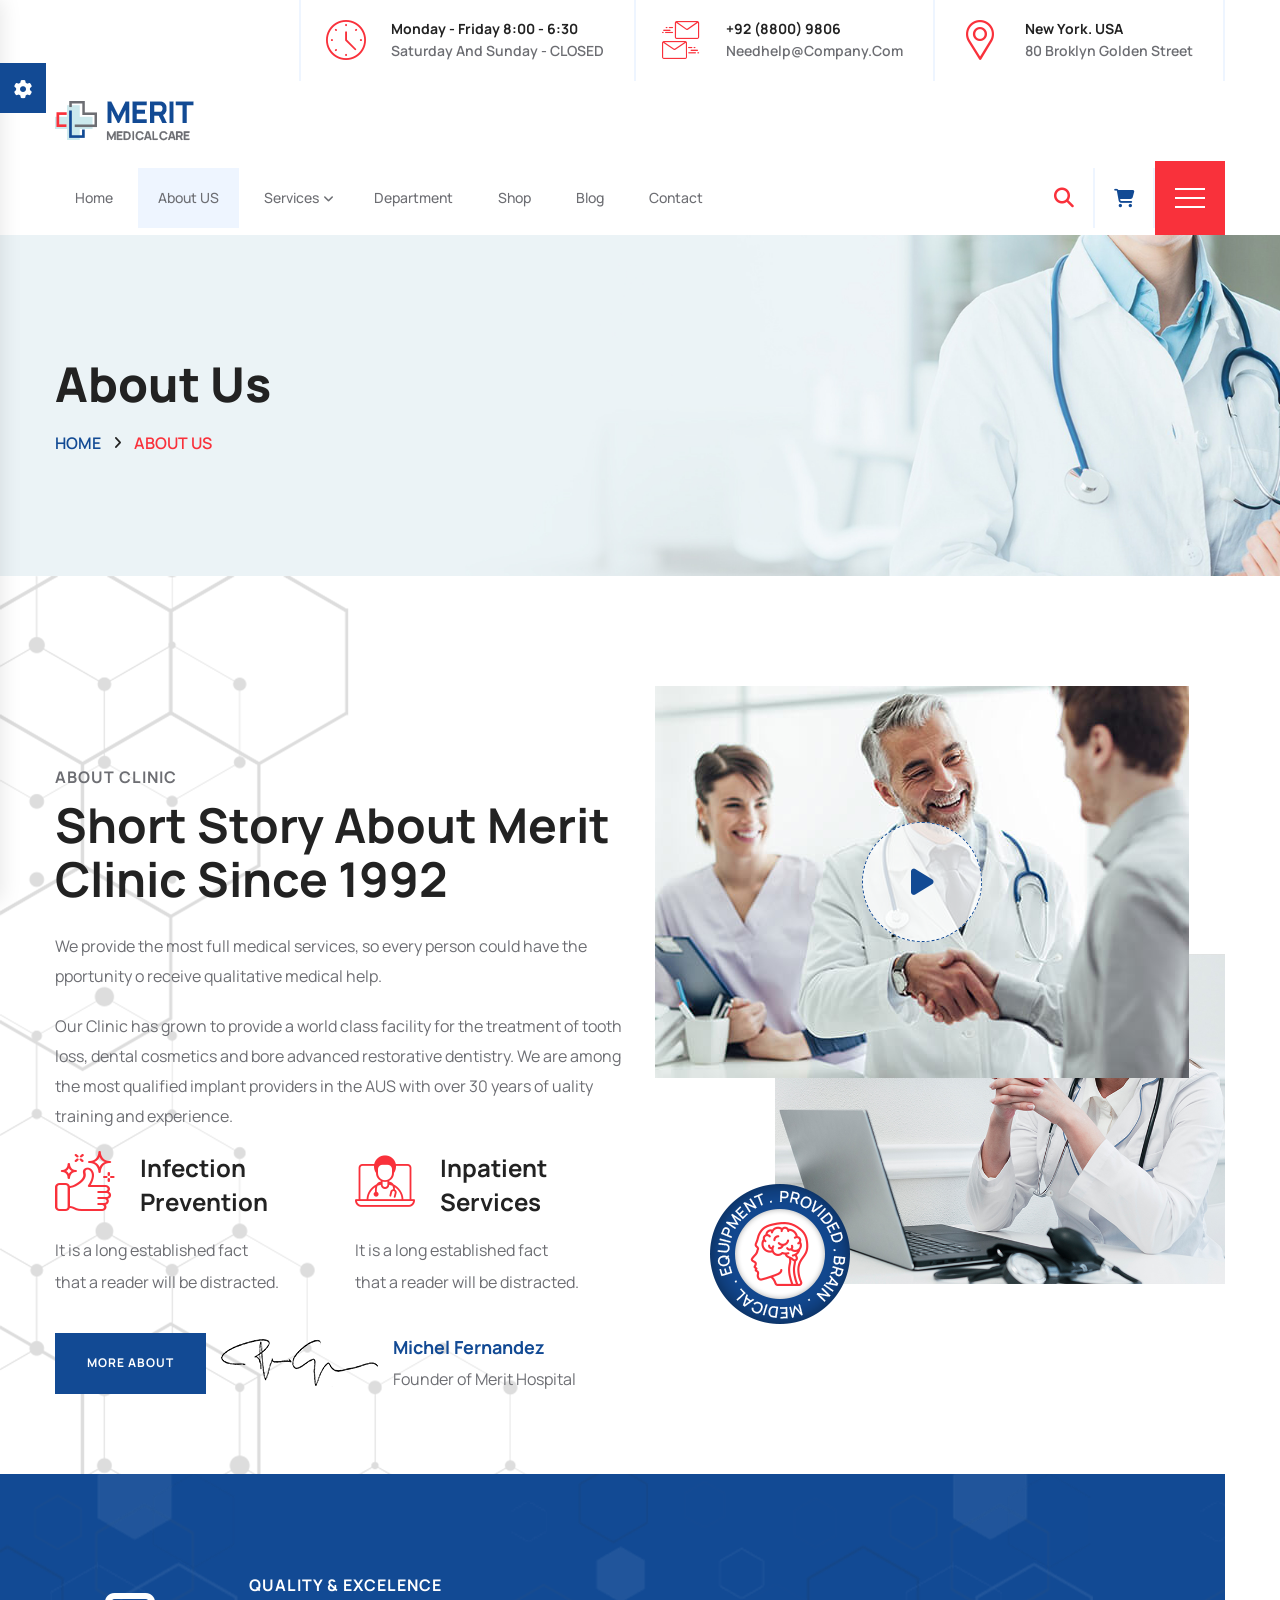
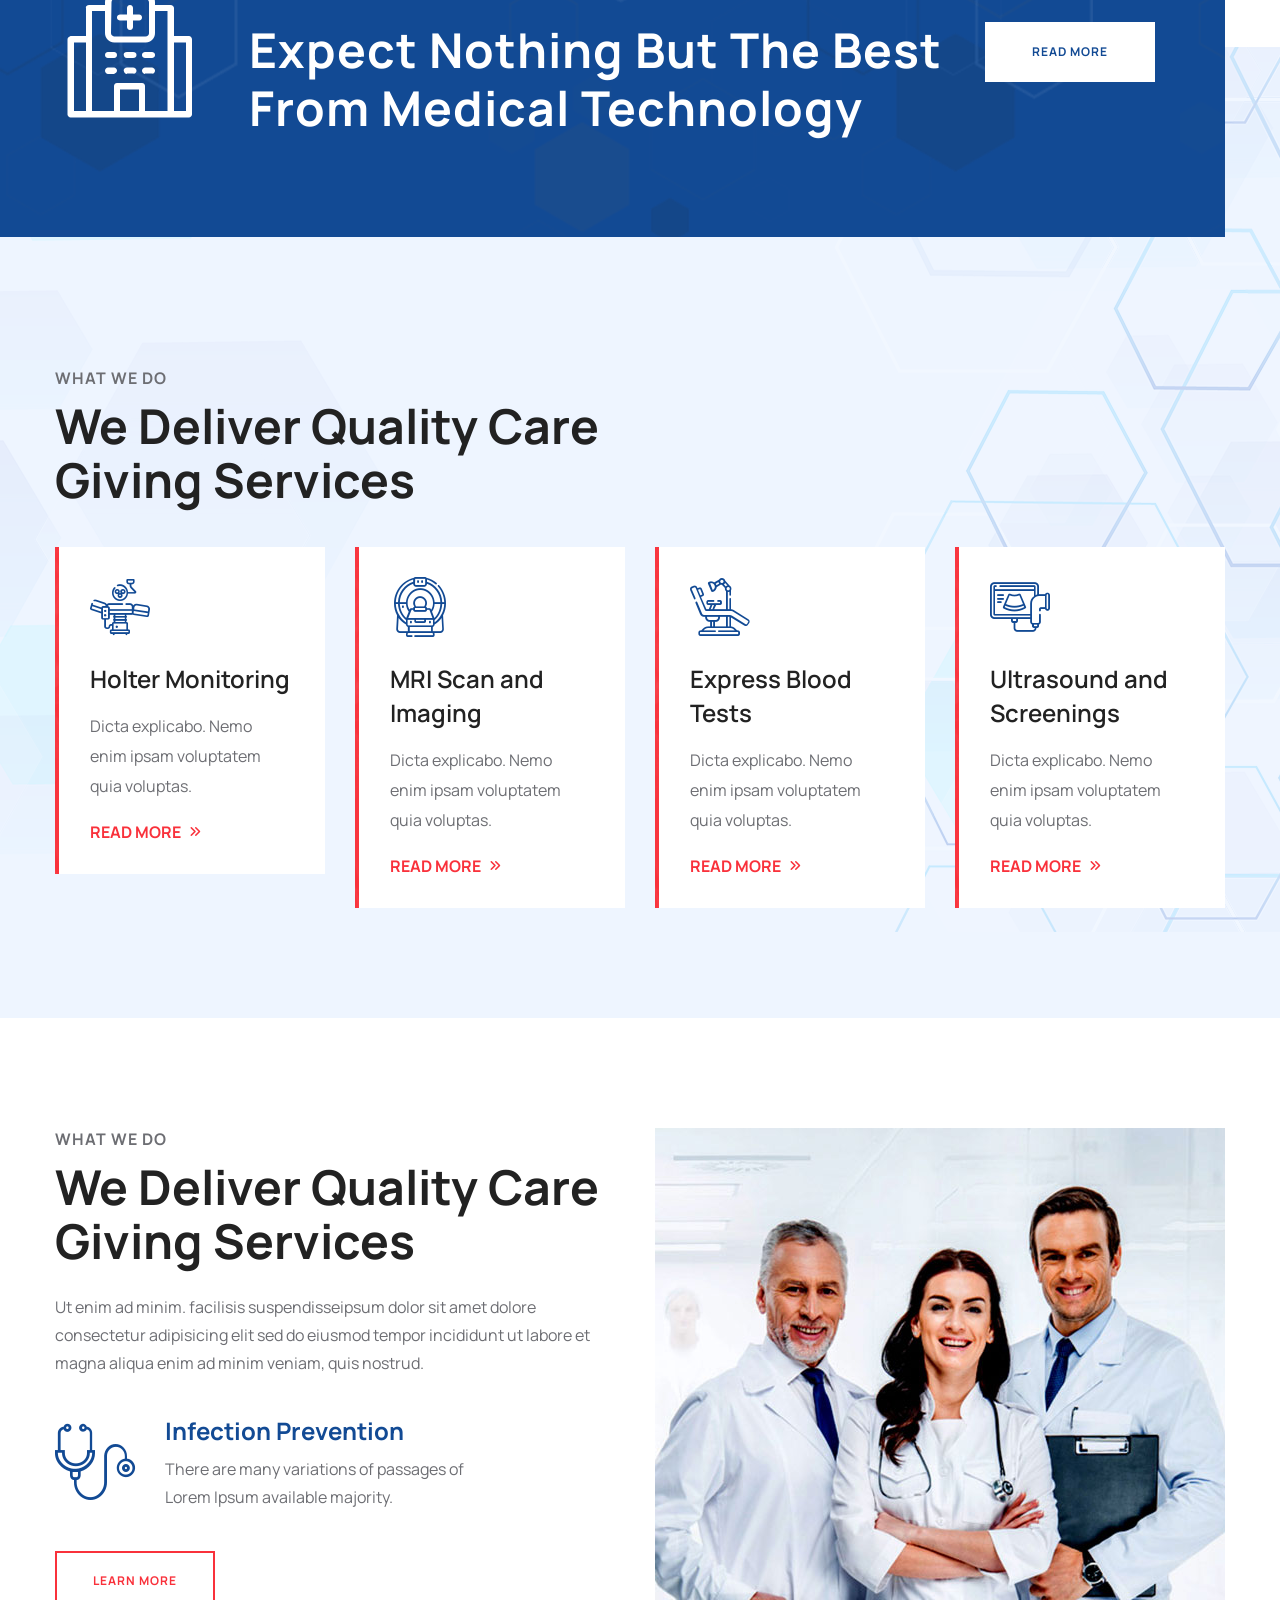
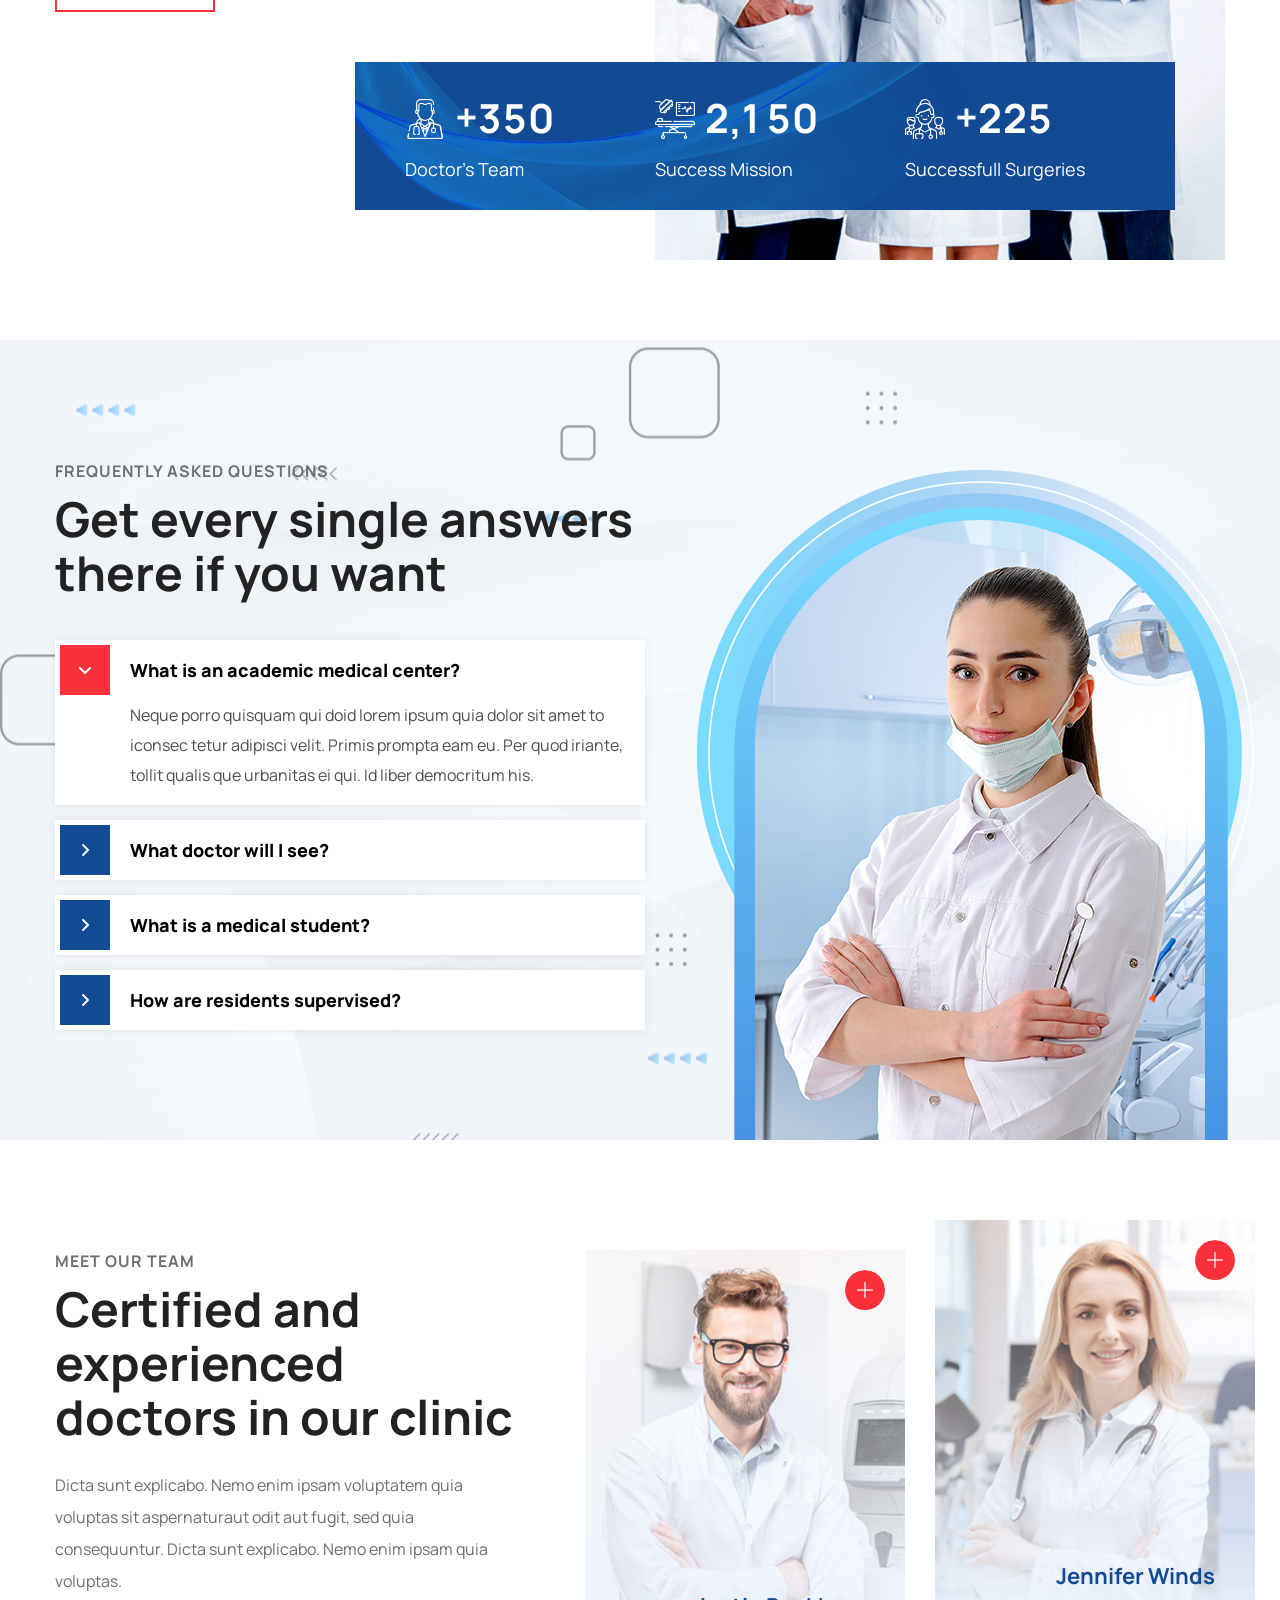
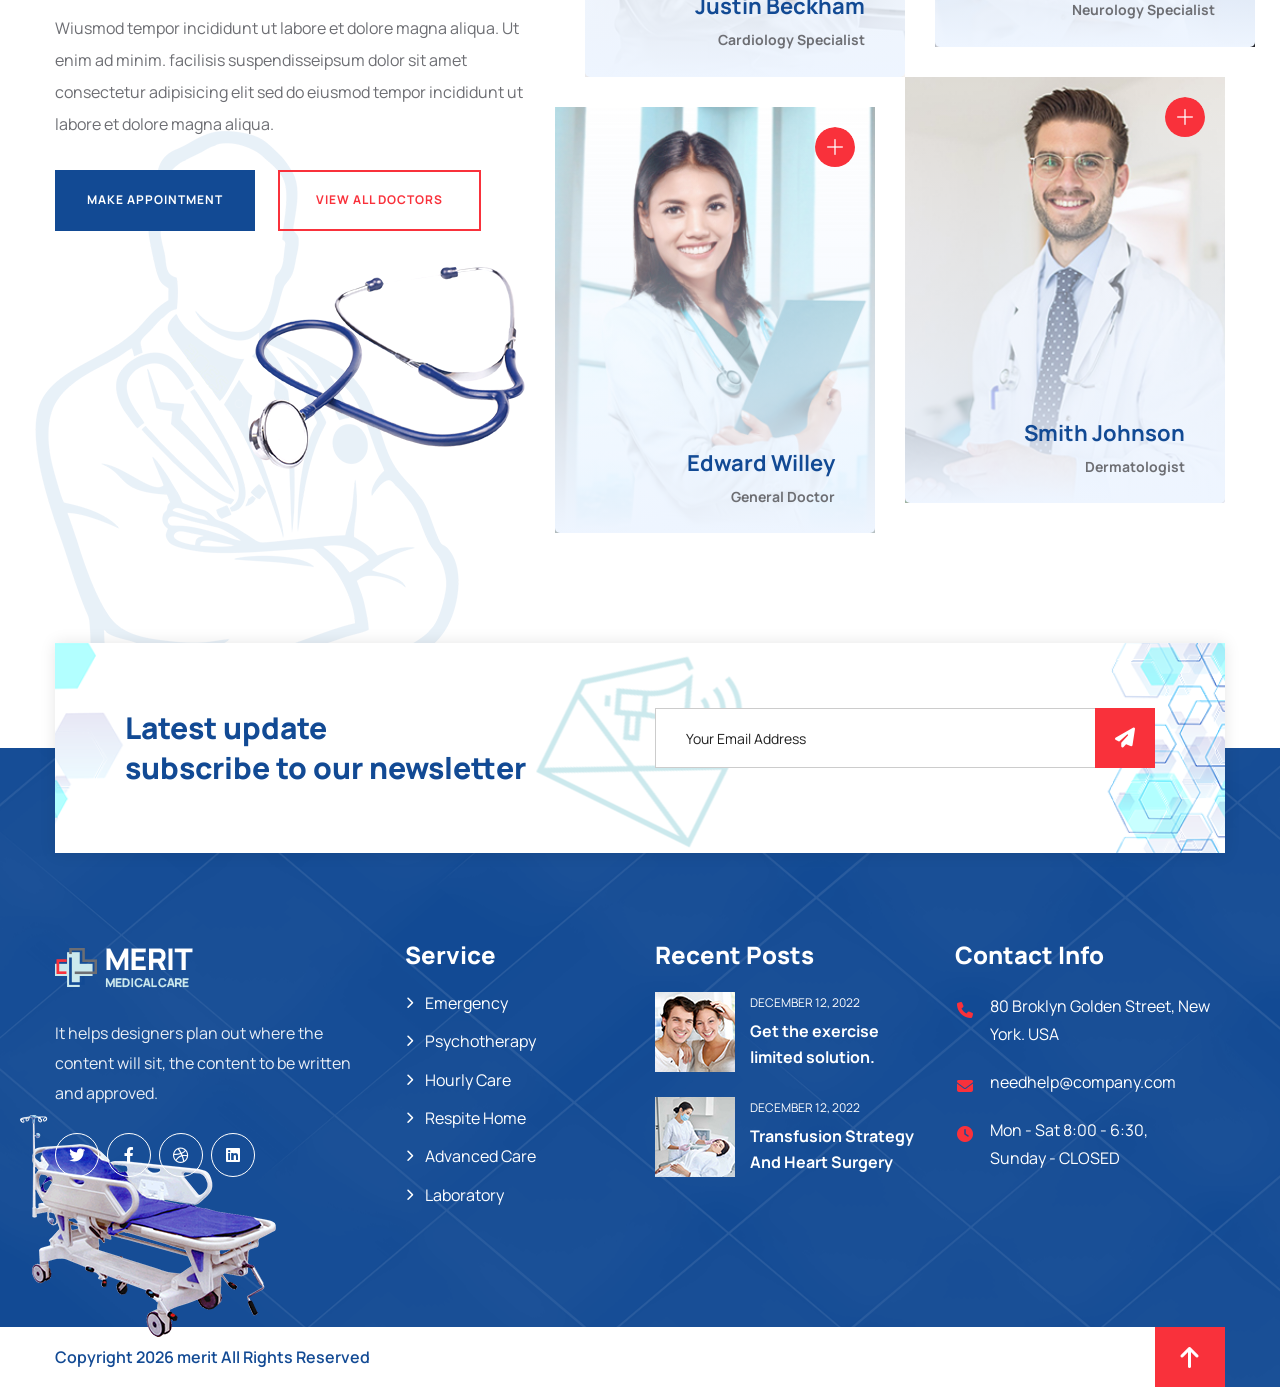
<file: about.html>
<!DOCTYPE html>
<html>

<head>
<meta charset="utf-8">
<title>Merit Medical Business| Home</title>
<!-- Stylesheets -->
<link href="assets/css/bootstrap.css" rel="stylesheet">
<link href="assets/css/style.css" rel="stylesheet">
<link href="assets/css/responsive.css" rel="stylesheet">

<link href="https://fonts.googleapis.com/css2?family=Manrope:wght@300;400;500;600;700&amp;display=swap" rel="stylesheet">

<!--Color Switcher Mockup-->
<link href="assets/css/color-switcher-design.css" rel="stylesheet">

<!-- Color Themes -->
<link id="theme-color-file" href="assets/css/color-themes/default-color.css" rel="stylesheet">

<link rel="shortcut icon" href="assets/images/favicon.png" type="image/x-icon">
<link rel="icon" href="assets/images/favicon.png" type="image/x-icon">

<!-- Responsive -->
<meta http-equiv="X-UA-Compatible" content="IE=edge">
<meta name="viewport" content="width=device-width, initial-scale=1.0, maximum-scale=1.0, user-scalable=0">

<!--[if lt IE 9]><script src="https://cdnjs.cloudflare.com/ajax/libs/html5shiv/3.7.3/html5shiv.js"></script><![endif]-->
<!--[if lt IE 9]><script src="js/respond.js"></script><![endif]-->
</head>

<body class="hidden-bar-wrapper">

<div class="page-wrapper">
 	
	<!-- Preloader -->
    <div class="preloader"></div>
	<!-- End Preloader -->
	
 	<!-- Header Style One -->
    <header class="main-header">
    	
		<!-- Header Upper -->
        <div class="header-upper">
            <div class="auto-container">
                <div class="d-flex justify-content-between align-items-center flex-wrap">
                    
                    <div class="logo-box">
                        <!-- <div class="logo"><a href="index.html"><img src="assets/images/logo.png" alt="" title=""></a></div> -->
                    </div>
                    
                    <div class="upper-right d-flex flex-wrap">
                        
                        <!--Info Box-->
                        <div class="upper-column info-box">
                            <div class="icon-box"><span class="flaticon-clock"></span></div>
                            <ul>
								<li><strong>Monday  - Friday  8:00 - 6:30</strong></li>
                                <li>Saturday and Sunday - CLOSED</li>
                            </ul>
                        </div>
                        
                        <!--Info Box-->
                        <div class="upper-column info-box">
                            <div class="icon-box"><span class="flaticon-send-mail"></span></div>
                            <ul>
                                <li><strong>+92 (8800) 9806</strong></li>
                                <li><a href="mailto:needhelp@company.com">needhelp@company.com</a></li>
                            </ul>
                        </div>
                        
                        <!--Info Box-->
                        <div class="upper-column info-box">
                            <div class="icon-box"><span class="flaticon-placeholder"></span></div>
                            <ul>
								<li><strong>New York. USA</strong></li>
                                <li>80 Broklyn Golden Street</li>
                            </ul>
                        </div>
                        
                    </div>
                    
                </div>
            </div>
        </div>
        <!--End Header Upper-->
		
		<!-- Header Lower -->
        <div class="header-upper">
            <div class="auto-container">
				<div class="inner-container">
					<!-- Logo Box -->
					<div class="logo-box">
						<div class="logo"><a href="index.html"><img src="assets/images/logo.png" alt="" title=""></a></div>
					</div>
					
					<div class="d-flex justify-content-between align-items-center flex-wrap">
						
						<div class="nav-outer">
							<!-- Main Menu -->
							<nav class="main-menu navbar-expand-md">
								<div class="navbar-header">
									<!-- Toggle Button -->    	
									<button class="navbar-toggler" type="button" data-toggle="collapse" data-target="#navbarSupportedContent" aria-controls="navbarSupportedContent" aria-expanded="false" aria-label="Toggle navigation">
										<span class="icon-bar"></span>
										<span class="icon-bar"></span>
										<span class="icon-bar"></span>
									</button>
								</div>
								
								<div class="navbar-collapse collapse clearfix" id="navbarSupportedContent">
									<ul class="navigation clearfix">
										<li class="#"><a href="index.html">Home</a>
											<!-- <ul>
												<li><a href="index.html">Homepage 01 General</a></li>
												<li><a href="index-2.html">Homepage 02 Clinic</a></li>
												<li><a href="index-3.html">Homepage 03 Dentist</a></li>
												<li><a href="index-4.html">Homepage 04 Cardiology</a></li>
												<li><a href="index-5.html">Homepage 05 Surgery</a></li>
												<li><a href="index-6.html">Homepage 06 Veterinary</a></li>
												<li><a href="index-7.html">Homepage 07 Laboratory</a></li>
												<li><a href="index-8.html">Homepage 08 Physiotherapy</a></li>
												<li><a href="index-9.html">Homepage 09 Orthopedics</a></li>
												<li><a href="index-10.html">Homepage 10 Eye-Care</a></li>
												<li class="dropdown"><a href="#">One Pager Style</a>
													<ul>
														<li><a href="index-1.html">HomePage 01 General</a></li>
														<li><a href="index-2-1.html">HomePage 02 Clinic</a></li>
														<li><a href="index-3-1.html">HomePage 03 Dentist</a></li>
														<li><a href="index-4-1.html">HomePage 04 Cardiology</a></li>
														<li><a href="index-5-1.html">HomePage 05 Surgery</a></li>
														<li><a href="index-6-1.html">HomePage 06 Veterinary</a></li>
														<li><a href="index-7-1.html">HomePage 07 Laboratory</a></li>
														<li><a href="index-8-1.html">Homepage 08 Physiotherapy</a></li>
														<li><a href="index-9-1.html">Homepage 09 Orthopedics</a></li>
														<li><a href="index-10-1.html">Homepage 10 Eye-Care</a></li>
													</ul>
												</li>
												<li class="dropdown"><a href="#">Header Styles</a>
													<ul>
														<li><a href="index.html">Header 01 General</a></li>
														<li><a href="index-2.html">Header 02 Clinic</a></li>
														<li><a href="index-3.html">Header 03 Dentist</a></li>
														<li><a href="index-4.html">Header 04 Cardiology</a></li>
														<li><a href="index-5.html">Header 05 Surgery</a></li>
														<li><a href="index-6.html">Header 06 Veterinary</a></li>
														<li><a href="index-7.html">Header 07 Laboratory</a></li>
														<li><a href="index-8.html">Header 08 Physiotherapy</a></li>
														<li><a href="index-9.html">Header 09 Orthopedics</a></li>
														<li><a href="index-10.html">Header 10 Eye-Care</a></li>
													</ul>
												</li>
											</ul> -->
										</li>
										<li class="#"><a href="about.html">About US</a>
											<!-- <ul>
												<li><a href="about.html">About us</a></li>
												<li><a href="faq.html">Faq's</a></li>
												<li><a href="price.html">Price</a></li>
												<li><a href="price-2.html">Price 02</a></li>
												<li><a href="process.html">Process</a></li>
												<li><a href="gallery.html">Projects</a></li>
												<li><a href="timetable.html">Timetable</a></li>
												<li><a href="testimonial.html">Testimonial</a></li>
												<li><a href="coming-soon.html">Coming Soon</a></li>
												<li><a href="terms.html">Terms & Condition</a></li>
												<li><a href="privacy.html">Privacy & Policy</a></li>
												<li class="dropdown"><a href="#">Doctors</a>
													<ul>
														<li><a href="doctors.html">Doctors</a></li>
														<li><a href="doctor-detail.html">Doctor Detail</a></li>
														<li><a href="doctor-detail-2.html">Doctor Detail 02</a></li>
													</ul>
												</li>
											</ul> -->
										</li>
										<li class="dropdown"><a href="services.html">Services</a>
											<ul>
												<li></li>
												<li><a href="intensive-care.html">Trauma & intensive care</a></li>
												<!-- <li><a href="community.html">Community Services</a></li> -->
												<li><a href="diagnosis.html">Diagnosis & Investigation</a></li>
												<li><a href="surgical.html">Medical & Surgical</a></li>
												<li><a href="specialised.html">Specialised Support Service</a></li>
												<li><a href="rehabitation.html">Health Rehabitation</a></li>
											</ul>
										</li>
										<li class="#"><a href="department.html">department</a>
											<!-- <ul>
												<li><a href="department.html">department</a></li>
												<li><a href="department-detail.html">department Detail</a></li>
											</ul> -->
										</li>
										
										<li class="#"><a href="shop.html">Shop</a>
											<!-- <ul>
												<li><a href="shop.html">Our Products</a></li>
												<li><a href="shop-detail.html">Product Single</a></li>
												<li><a href="shopping-cart.html">Shopping Cart</a></li>
												<li><a href="checkout.html">Checkout</a></li>
												<li><a href="register.html">Account</a></li>
											</ul> -->
										</li>
										<li class="#"><a href="blog.html">Blog</a>
											<!-- <ul>
												<li><a href="blog.html">Our Blog</a></li>
												<li><a href="blog-left-sidebar.html">Blog left Sidebar</a></li>
												<li><a href="blog-classic.html">Blog Classic</a></li>
												<li><a href="blog-detail.html">Blog Detail</a></li>
												<li><a href="not-found.html">Not Found</a></li>
											</ul> -->
										</li>
										<li class="#"><a href="contact.html">Contact</a>
											<!-- <ul>
												<li><a href="contact.html">Contact 01</a></li>
												<li><a href="contact-2.html">Contact 02</a></li>
												<li><a href="contact-3.html">Contact 03</a></li>
											</ul> -->
										</li>
									</ul>
								</div>
							</nav>
						</div>
						
						<!-- Main Menu End-->
						<div class="outer-box d-flex align-items-center flex-wrap">
							
							<div class="appointmeny_button-box">
								<a href="#" class="theme-btn btn-style-one">
									<span class="btn-wrap">
										<span class="text-one">Appoint Now</span>
										<span class="text-two">Appoint Now</span>
									</span>
								</a>
							</div>
							
							<!-- Search Btn -->
							<div class="search-box-btn search-box-outer"><span class="icon fa fa-search"></span></div>
							
							<!-- Nav Btn -->
							<div class="nav-btn navSidebar-button fa-regular fa-cart-shopping fa-fw"></div>
							
							<span class="hamburger">
								<span class="top-bun"></span>
								<span class="meat"></span>
								<span class="bottom-bun"></span>
							</span>
							
						</div>
						
						<!-- Mobile Navigation Toggler -->
						<div class="mobile-nav-toggler"><span class="icon flaticon-menu"></span></div>                    
						
					</div>
				</div>
            </div>
        </div>
        <!--End Header Upper-->
		
		<!-- Sticky Header  -->
        <div class="sticky-header">
            <div class="auto-container">
				<div class="inner-container d-flex justify-content-between align-items-center flex-wrap">
				
                <!-- Logo -->
                <div class="logo">
                    <a href="index.html" title=""><img src="assets/images/logo.png" alt="" title=""></a>
                </div>
				
                <!-- Right Box -->
                <div class="right-box">
                    <!-- Main Menu -->
                    <nav class="main-menu">
                        <!--Keep This Empty / Menu will come through Javascript-->
                    </nav>
					<!-- Main Menu End-->
					<!-- Mobile Navigation Toggler -->
					<div class="mobile-nav-toggler"><span class="icon flaticon-menu"></span></div>
                </div>
				
            </div>
        </div><!-- End Sticky Menu -->
		</div>
		
		<!-- Mobile Menu  -->
        <div class="mobile-menu">
            <div class="menu-backdrop"></div>
            <div class="close-btn"><span class="icon flaticon-close"></span></div>
            
            <nav class="menu-box">
                <div class="nav-logo"><a href="index.html"><img src="assets/images/logo-small.png" alt="" title=""></a></div>
                <div class="menu-outer"><!--Here Menu Will Come Automatically Via Javascript / Same Menu as in Header--></div>
            </nav>
        </div><!-- End Mobile Menu -->
	
    </header>
	<!-- End Main Header -->
	
	<!-- Sidebar Cart Item -->
	<div class="xs-sidebar-group info-group">
		<div class="xs-overlay xs-bg-black"></div>
		<div class="xs-sidebar-widget">
			<div class="sidebar-widget-container">
				<div class="close-button">
					<span class="fa fa-solid fa-xmark fa-fw"></span>
				</div>
				<div class="sidebar-textwidget">
					
					<!-- Sidebar Info Content -->
					<div class="sidebar-info-contents">
						<div class="content-inner">
						
							<!-- Title Box -->
							<div class="title-box">
								<h5>Shopping <span>Bag</span></h5>
								<div class="price">$15 from free economy shipping</div>
							</div>
							
							<!-- Empty Cart Box -->
							<div class="empty-cart-box">
								<!-- No Product -->
								<div class="no-cart">
									<span class="icon fa fa-sharp fa-solid fa-cart-shopping fa-fw"></span>
									No products in cart.
								</div>
							</div>
							
							<!-- Lower Box -->
							<div class="lower-box">
								<h5>Popular <span>Suggestions</span></h5>
									
								<!-- Post Block -->
								<div class="post-block">
									<div class="inner-box">
										<div class="image">
											<img src="assets/images/resource/post-thumb-1.jpg" alt="" />
										</div>
										<h6><a href="#">Hematology Machine</a></h6>
										<div class="rating">
											<span class="fa fa-star"></span>
											<span class="fa fa-star"></span>
											<span class="fa fa-star"></span>
											<span class="fa fa-star"></span>
											<span class="fa fa-star"></span>
										</div>
										<div class="price-box">$125</div>
										<a class="theme-btn bag-btn" href="#">add to bag</a>
									</div>
								</div>
								
								<!-- Post Block -->
								<div class="post-block">
									<div class="inner-box">
										<div class="image">
											<img src="assets/images/resource/post-thumb-2.jpg" alt="" />
										</div>
										<h6><a href="#">Dermatology</a></h6>
										<div class="rating">
											<span class="fa fa-star"></span>
											<span class="fa fa-star"></span>
											<span class="fa fa-star"></span>
											<span class="fa fa-star"></span>
											<span class="fa fa-star"></span>
										</div>
										<div class="price-box">$205</div>
										<a class="theme-btn bag-btn" href="#">add to bag</a>
									</div>
								</div>
								
								<!-- Post Block -->
								<div class="post-block">
									<div class="inner-box">
										<div class="image">
											<img src="assets/images/resource/post-thumb-3.jpg" alt="" />
										</div>
										<h6><a href="#">Cardiology</a></h6>
										<div class="rating">
											<span class="fa fa-star"></span>
											<span class="fa fa-star"></span>
											<span class="fa fa-star"></span>
											<span class="fa fa-star"></span>
											<span class="fa fa-star"></span>
										</div>
										<div class="price-box">$125</div>
										<a class="theme-btn bag-btn" href="#">add to bag</a>
									</div>
								</div>
								
							</div>
							
						</div>
					</div>
					
				</div>
			</div>
		</div>
	</div>
	
	<!-- About Sidebar -->
	<div class="about-sidebar">
		<div class="gradient-layer"></div>
		<!-- Close Button -->
		<div class="close-sidebar-widget close-button">
			<span class="fa fa-solid fa-xmark fa-fw"></span>
		</div>
		<div class="sidebar-inner">
			<div class="upper-box">
				<div class="image">
					<img src="assets/images/resource/modern.jpg" alt="" />
				</div>
				<div class="content-box">
					<h3>About <span>Merit</span></h3>
					<div class="text">Ut enim ad minim. facilisis suspendisseipsum dolor sit amet dolore consectetur adipisicing elit sed do eiusmod tempor incididunt ut labore et magna aliqua enim ad minim veniam, quis nostrud.</div>
					<ul class="about-one_list">
						<li>Medicine and instrument</li>
						<li>Instant Operation & Appointment</li>
						<li>From Scintific Jornal</li>
						<li>100% Expert Doctors</li>
					</ul>
				</div>
			</div>
			<!-- Social Box -->
			<div class="social-box">
				<a href="https://youtube.com/" class="youtube fa-brands fa-youtube"></a>
				<a href="https://twitter.com/" class="twitter fa-brands fa-twitter"></a>
				<a href="https://facebook.com/" class="facebook fa-brands fa-facebook-f"></a>
				<a href="https://instagram.com/" class="instagram fa-brands fa-instagram"></a>
			</div>
		</div>
	</div>
	<!-- End About Sidebar -->
	
	<!-- Page Title -->
    <section class="page-title" style="background-image:url(assets/images/background/3.jpg)">
        <div class="auto-container">
			<h2>About Us</h2>
			<ul class="bread-crumb clearfix">
				<li><a href="index.html">Home</a></li>
				<li>About Us</li>
			</ul>
        </div>
    </section>
    <!-- End Page Title -->
	
	<!-- About Two -->
    <section class="about-two style-two">
		<div class="about-two_pattern" style="background-image:url(assets/images/background/pattern-11.png)"></div>
		<div class="auto-container">
			
			<div class="row clearfix">
				
				<!-- About Two Content Column -->
				<div class="about-two_content-column col-lg-6 col-md-12 col-sm-12">
					<div class="about-two_content-inner">
						<!-- Sec Title -->
						<div class="sec-title">
							<div class="sec-title_title">About Clinic</div>
							<h2 class="sec-title_heading">Short Story About Merit <br> Clinic Since 1992</h2>
						</div>
						<p class="about-two_text">We provide the most full medical services, so every person could have the pportunity o receive qualitative medical help.</p>
						<p class="about-two_text">Our Clinic has grown to provide a world class facility for the treatment of tooth loss, dental cosmetics and bore advanced restorative dentistry. We are among the most qualified implant providers in the AUS with over 30 years of uality training and experience.</p>
						<div class="row clearfix">
							
							<!-- About Two Feature -->
							<div class="about-two_feature col-lg-6 col-md-6 col-sm-6">
								<div class="about-two_feature-inner">
									<span class="about-two_feature-icon flaticon-thumbs-up"></span>
									<strong>Infection Prevention</strong>
								</div>
								It is a long established fact <br> that a reader will be distracted.
							</div>
							
							<!-- About Two Feature -->
							<div class="about-two_feature col-lg-6 col-md-6 col-sm-6">
								<div class="about-two_feature-inner">
									<span class="about-two_feature-icon flaticon-medical-assistance"></span>
									<strong>Inpatient Services</strong>
								</div>
								It is a long established fact <br> that a reader will be distracted.
							</div>
							
						</div>
						<div class="d-flex align-items-center flex-wrap">
							<!-- Button Box -->
							<a href="appointment.html" class="theme-btn btn-style-one">
								<span class="btn-wrap">
									<span class="text-one">More about</span>
									<span class="text-two">More about</span>
								</span>
							</a>
							<!-- Signature -->
							<div class="about-two_signature"><img src="assets/images/icons/signature.png" alt="" /></div>
							<div class="about-two_author">
								Michel Fernandez<br>
								<span>Founder of Merit Hospital</span>
							</div>
						</div>
					</div>
				</div>
				
				<!-- About Two Images Column -->
				<div class="about-two_images-column col-lg-6 col-md-12 col-sm-12">
					<div class="about-two_images-inner">
						
						<!-- About Two Video -->
						<div class="about-two_video">
							<img src="assets/images/resource/video-image.jpg" alt="" />
							<a href="https://www.youtube.com/watch?v=kxPCFljwJws" class="lightbox-video about-two_video-box fa fa-play"><i class="ripple"></i></a>
						</div>
						<div class="about-two_tag">
							<img src="assets/images/icons/tag-icon.png" alt="" />
						</div>
						<div class="about-two_image">
							<img src="assets/images/resource/about-3.jpg" alt="" />
						</div>
						
					</div>
				</div>
				
			</div>
		</div>
	</section>
	<!-- End About Two -->
	
	<!-- CTA One -->
    <section class="cta-one">
		<div class="cta-one_pattern" style="background-image:url(assets/images/background/pattern-12.png)"></div>
		<div class="auto-container">
			<div class="cta-one_inner-container">
				<div class="d-flex justify-content-between align-items-center flex-wrap">
					<span class="cta-one_icon flaticon-hospital"></span>
					<div class="cta-one_content">
						<div class="cta-one_title">Quality & Excelence</div>
						<h2 class="cta-one_heading">Expect Nothing But The Best <br> From Medical Technology</h2>
					</div>
					<div class="cta-one_button">
						<a href="appointment.html" class="theme-btn btn-style-three">
							<span class="btn-wrap">
								<span class="text-one">Read More</span>
								<span class="text-two">Read More</span>
							</span>
						</a>
					</div>
				</div>
			</div>
		</div>
	</section>
	<!-- End CTA One -->
	
	<!-- Services One -->
    <section class="services-one style-two">
		<div class="services-one_pattern" style="background-image:url(assets/images/background/pattern-2.png)"></div>
		<div class="services-one_pattern-two" style="background-image:url(assets/images/background/pattern-3.png)"></div>
		<div class="auto-container">
			<!-- Sec Title -->
			<div class="sec-title">
				<div class="sec-title_title">WHAT WE DO</div>
				<h2 class="sec-title_heading">We Deliver Quality Care <br> Giving Services</h2>
			</div>
			
			<div class="four-item-carousel owl-carousel owl-theme">
				
				<!-- Service Block -->
				<div class="service-block">
					<div class="service-block_inner">
						<div class="service-one_smog-layer" style="background-image:url(assets/images/background/pattern-4.png)"></div>
						<span class="service-block_icon flaticon-examining-table"></span>
						<h4 class="service-block_heading"><a href="intensive-care.html">Holter Monitoring</a></h4>
						<div class="service-block_text">Dicta explicabo. Nemo enim ipsam voluptatem quia voluptas.</div>
						<a class="service-block-more" href="intensive-care.html">Read More</a>
					</div>
				</div>
				
				<!-- Service Block -->
				<div class="service-block">
					<div class="service-block_inner">
						<div class="service-one_smog-layer" style="background-image:url(assets/images/background/pattern-4.png)"></div>
						<span class="service-block_icon flaticon-mri"></span>
						<h4 class="service-block_heading"><a href="intensive-care.html">MRI Scan and Imaging</a></h4>
						<div class="service-block_text">Dicta explicabo. Nemo enim ipsam voluptatem quia voluptas.</div>
						<a class="service-block-more" href="intensive-care.html">Read More</a>
					</div>
				</div>
				
				<!-- Service Block -->
				<div class="service-block">
					<div class="service-block_inner">
						<div class="service-one_smog-layer" style="background-image:url(assets/images/background/pattern-4.png)"></div>
						<span class="service-block_icon flaticon-dentist-chair"></span>
						<h4 class="service-block_heading"><a href="intensive-care.html">Express Blood Tests</a></h4>
						<div class="service-block_text">Dicta explicabo. Nemo enim ipsam voluptatem quia voluptas.</div>
						<a class="service-block-more" href="intensive-care.html">Read More</a>
					</div>
				</div>
				
				<!-- Service Block -->
				<div class="service-block">
					<div class="service-block_inner">
						<div class="service-one_smog-layer" style="background-image:url(assets/images/background/pattern-4.png)"></div>
						<span class="service-block_icon flaticon-ultrasound"></span>
						<h4 class="service-block_heading"><a href="intensive-care.html">Ultrasound and Screenings</a></h4>
						<div class="service-block_text">Dicta explicabo. Nemo enim ipsam voluptatem quia voluptas.</div>
						<a class="service-block-more" href="intensive-care.html">Read More</a>
					</div>
				</div>
				
				<!-- Service Block -->
				<div class="service-block">
					<div class="service-block_inner">
						<div class="service-one_smog-layer" style="background-image:url(assets/images/background/pattern-4.png)"></div>
						<span class="service-block_icon flaticon-examining-table"></span>
						<h4 class="service-block_heading"><a href="intensive-care.html">Holter Monitoring</a></h4>
						<div class="service-block_text">Dicta explicabo. Nemo enim ipsam voluptatem quia voluptas.</div>
						<a class="service-block-more" href="intensive-care.html">Read More</a>
					</div>
				</div>
				
				<!-- Service Block -->
				<div class="service-block">
					<div class="service-block_inner">
						<div class="service-one_smog-layer" style="background-image:url(assets/images/background/pattern-4.png)"></div>
						<span class="service-block_icon flaticon-mri"></span>
						<h4 class="service-block_heading"><a href="intensive-care.html">MRI Scan and Imaging</a></h4>
						<div class="service-block_text">Dicta explicabo. Nemo enim ipsam voluptatem quia voluptas.</div>
						<a class="service-block-more" href="intensive-care.html">Read More</a>
					</div>
				</div>
				
				<!-- Service Block -->
				<div class="service-block">
					<div class="service-block_inner">
						<div class="service-one_smog-layer" style="background-image:url(assets/images/background/pattern-4.png)"></div>
						<span class="service-block_icon flaticon-dentist-chair"></span>
						<h4 class="service-block_heading"><a href="intensive-care.html">Express Blood Tests</a></h4>
						<div class="service-block_text">Dicta explicabo. Nemo enim ipsam voluptatem quia voluptas.</div>
						<a class="service-block-more" href="intensive-care.html">Read More</a>
					</div>
				</div>
				
				<!-- Service Block -->
				<div class="service-block">
					<div class="service-block_inner">
						<div class="service-one_smog-layer" style="background-image:url(assets/images/background/pattern-4.png)"></div>
						<span class="service-block_icon flaticon-ultrasound"></span>
						<h4 class="service-block_heading"><a href="intensive-care.html">Ultrasound and Screenings</a></h4>
						<div class="service-block_text">Dicta explicabo. Nemo enim ipsam voluptatem quia voluptas.</div>
						<a class="service-block-more" href="intensive-care.html">Read More</a>
					</div>
				</div>
				
			</div>
		</div>
	</section>
	<!-- End Services One -->
	
	<!-- Modern One -->
    <section class="modern-one">
		<div class="modern-one_pattern" style="background-image:url(assets/images/background/pattern-2.png)"></div>
		<div class="auto-container">
			
			<div class="row clearfix">
				<!-- Content Column -->
				<div class="modern-one_content-column col-lg-6 col-md-12 col-sm-12">
					<div class="modern-one_content-inner">
						<!-- Sec Title -->
						<div class="sec-title">
							<div class="sec-title_title">WHAT WE DO</div>
							<h2 class="sec-title_heading">We Deliver Quality Care <br> Giving Services</h2>
							<div class="sec-title_text">Ut enim ad minim. facilisis suspendisseipsum dolor sit amet dolore consectetur adipisicing elit sed do eiusmod tempor incididunt ut labore et  magna aliqua enim ad minim veniam, quis nostrud.</div>
						</div>
						<div class="modern-one_block">
							<div class="modern-one_block-inner">
								<span class="modern-one_icon flaticon-stethoscope"></span>
								<strong class="modern-one_bold">Infection Prevention</strong>
								There are many variations of passages of <br> Lorem Ipsum available majority.
							</div>
						</div>
						<div class="modern-one_button">
							<a href="about.html" class="theme-btn btn-style-two">
								<span class="btn-wrap">
									<span class="text-one">Learn More</span>
									<span class="text-two">Learn More</span>
								</span>
							</a>
						</div>
					</div>
				</div>
				<!-- Image Column -->
				<div class="modern-one_image-column col-lg-6 col-md-12 col-sm-12">
					<div class="modern-one_image-inner">
						<div class="modern-one_image">
							<img src="assets/images/resource/modern.jpg" alt="" />
						</div>
						
						<div class="counter-one" style="background-image:url(assets/images/background/pattern-5.png)">
							<div class="row clearfix">
								
								<!-- Counter Column -->
								<div class="counter-one_block col-lg-4 col-md-6 col-sm-6">
									<div class="counter-one_inner">
										<span class="counter-one_icon flaticon-doctor"></span>
										<div class="counter-one_counter d-flex">+<span class="odometer" data-count="350"></span></div>
										<div class="counter-one_text">Doctor’s Team</div>
									</div>
								</div>
								
								<!-- Counter Column -->
								<div class="counter-one_block col-lg-4 col-md-6 col-sm-6">
									<div class="counter-one_inner">
										<span class="counter-one_icon flaticon-surgery-room"></span>
										<div class="counter-one_counter d-flex"><span class="odometer" data-count="2150"></span></div>
										<div class="counter-one_text">Success Mission</div>
									</div>
								</div>
								
								<!-- Counter Column -->
								<div class="counter-one_block col-lg-4 col-md-6 col-sm-6">
									<div class="counter-one_inner">
										<span class="counter-one_icon flaticon-medical-team"></span>
										<div class="counter-one_counter d-flex">+<span class="odometer" data-count="225"></span></div>
										<div class="counter-one_text">Successfull Surgeries</div>
									</div>
								</div>
								
							</div>
						</div>
						
					</div>
				</div>
			</div>
		</div>
	</section>
	<!-- End Modern One -->
	
	<!-- Faq One -->
	<section class="faq-one" style="background-image:url(assets/images/background/2.jpg)">
		<div class="faq-one_pattern" data-parallax='{"y" : 50}' style="background-image:url(assets/images/background/pattern-26.png)"></div>
		<div class="auto-container">
			<div class="row clearfix">
				<!-- Accordion Column -->
				<div class="faq-one_accordion-column col-lg-7 col-md-12 col-sm-12">
					<div class="faq-one_accordion-inner">
						<!-- Sec Title -->
						<div class="sec-title">
							<div class="sec-title_title">Frequently Asked Questions</div>
							<h2 class="sec-title_heading">Get every single answers there if you want</h2>
						</div>
						
						<!-- Accordion Box -->
						<ul class="accordion-box">
							
							<!-- Block -->
							<li class="accordion block">
								<div class="acc-btn active"><div class="icon-outer"><span class="icon fa-solid fa-angle-right fa-fw"></span></div>What is an academic medical center?</div>
								<div class="acc-content current">
									<div class="content">
										<div class="text">Neque porro quisquam qui doid lorem ipsum quia dolor sit amet to iconsec tetur adipisci velit. Primis prompta eam eu. Per quod iriante, tollit qualis que urbanitas ei qui. Id liber democritum his.</div>
									</div>
								</div>
							</li>
										
							<!-- Block -->
							<li class="accordion block">
								<div class="acc-btn"><div class="icon-outer"><span class="icon fa-solid fa-angle-right fa-fw"></span></div>What doctor will I see?</div>
								<div class="acc-content">
									<div class="content">
										<div class="text">Neque porro quisquam qui doid lorem ipsum quia dolor sit amet to iconsec tetur adipisci velit. Primis prompta eam eu. Per quod iriante, tollit qualis que urbanitas ei qui. Id liber democritum his.</div>
									</div>
								</div>
							</li>
							
							<!-- Block -->
							<li class="accordion block">
								<div class="acc-btn"><div class="icon-outer"><span class="icon fa-solid fa-angle-right fa-fw"></span></div>What is a medical student?</div>
								<div class="acc-content">
									<div class="content">
										<div class="text">Neque porro quisquam qui doid lorem ipsum quia dolor sit amet to iconsec tetur adipisci velit. Primis prompta eam eu. Per quod iriante, tollit qualis que urbanitas ei qui. Id liber democritum his.</div>
									</div>
								</div>
							</li>
							
							<!-- Block -->
							<li class="accordion block">
								<div class="acc-btn"><div class="icon-outer"><span class="icon fa-solid fa-angle-right fa-fw"></span></div>How are residents supervised?</div>
								<div class="acc-content">
									<div class="content">
										<div class="text">Neque porro quisquam qui doid lorem ipsum quia dolor sit amet to iconsec tetur adipisci velit. Primis prompta eam eu. Per quod iriante, tollit qualis que urbanitas ei qui. Id liber democritum his.</div>
									</div>
								</div>
							</li>
							
						</ul>
					
					</div>
				</div>
				<!-- Image Column -->
				<div class="faq-one_image-column col-lg-5 col-md-12 col-sm-12">
					<div class="faq-one_image">
						<div class="faq-image_pattern" style="background-image:url(assets/images/background/pattern-27.png)"></div>
						<img src="assets/images/resource/faq.jpg" alt="" />
					</div>
				</div>
			</div>
		</div>
	</section>
	<!-- End Faq One -->
	
	<!-- Team One -->
    <section class="team-one">
		<div class="team-one_pattern" data-parallax='{"x" : 50}' style="background-image:url(assets/images/icons/team-icon.png)"></div>
		<div class="auto-container">
			
			<div class="row clearfix">
			
				<!-- Team Content Column -->
				<div class="team-one_content-column col-lg-5 col-md-12 col-sm-12">
					<div class="team-one_content-inner">
						<!-- Sec Title -->
						<div class="sec-title">
							<div class="sec-title_title">meet our team</div>
							<h2 class="sec-title_heading">Certified and experienced doctors in our clinic</h2>
						</div>
						<p class="team-one_text">Dicta sunt explicabo. Nemo enim ipsam voluptatem quia voluptas sit aspernaturaut odit aut fugit, sed quia consequuntur. Dicta sunt explicabo. Nemo enim ipsam quia voluptas.</p>
						<p class="team-one_text">Wiusmod tempor incididunt ut labore et dolore magna aliqua. Ut enim ad minim. facilisis suspendisseipsum dolor sit amet consectetur adipisicing elit sed do eiusmod tempor incididunt ut labore et dolore magna aliqua. </p>
						<div class="team-one_buttons">
							<a href="appointment.html" class="theme-btn btn-style-one">
								<span class="btn-wrap">
									<span class="text-one">Make Appointment</span>
									<span class="text-two">Make Appointment</span>
								</span>
							</a>
							<a href="doctors.html" class="theme-btn btn-style-two">
								<span class="btn-wrap">
									<span class="text-one">view all doctors</span>
									<span class="text-two">view all doctors</span>
								</span>
							</a>
						</div>
						<div class="team-one_telescope">
							<img src="assets/images/resource/telescope.png" alt="" />
						</div>
					</div>
				</div>
				
				<!-- Teams Column -->
				<div class="team-one_teams-column col-lg-7 col-md-12 col-sm-12">
					<div class="team-one_teams-inner">
						<div class="row clearfix">
							
							<!-- Team Block -->
							<div class="team-block_one col-lg-6 col-md-6 col-sm-12">
								<div class="team-block_one-inner">
									<div class="team-block_one-image">
										<div class="team-block_one-gradient"></div>
										<a href="team-detail.html"><img src="assets/images/resource/team-1.jpg" alt="" /></a>
										<div class="team-block_one-social">
											<span class="team-block_one-share flaticon-plus"></span>
											<div class="team-block_one-social-list">
												<a href="https://youtube.com/" class="youtube fa-brands fa-youtube"></a>
												<a href="https://twitter.com/" class="twitter fa-brands fa-twitter"></a>
												<a href="https://facebook.com/" class="facebook fa-brands fa-facebook-f"></a>
												<a href="https://instagram.com/" class="instagram fa-brands fa-instagram"></a>
											</div>
										</div>
										<div class="team-block_one-overlay">
											<h6 class="team-block_one-title"><a href="team-detail.html">Justin Beckham</a></h6>
											<div class="team-block_one-category">Cardiology Specialist</div>
										</div>
									</div>
								</div>
							</div>
							
							<!-- Team Block -->
							<div class="team-block_one col-lg-6 col-md-6 col-sm-12">
								<div class="team-block_one-inner">
									<div class="team-block_one-image">
										<div class="team-block_one-gradient"></div>
										<a href="team-detail.html"><img src="assets/images/resource/team-2.jpg" alt="" /></a>
										<div class="team-block_one-social">
											<span class="team-block_one-share flaticon-plus"></span>
											<div class="team-block_one-social-list">
												<a href="https://youtube.com/" class="youtube fa-brands fa-youtube"></a>
												<a href="https://twitter.com/" class="twitter fa-brands fa-twitter"></a>
												<a href="https://facebook.com/" class="facebook fa-brands fa-facebook-f"></a>
												<a href="https://instagram.com/" class="instagram fa-brands fa-instagram"></a>
											</div>
										</div>
										<div class="team-block_one-overlay">
											<h6 class="team-block_one-title"><a href="team-detail.html">Jennifer Winds</a></h6>
											<div class="team-block_one-category">Neurology Specialist</div>
										</div>
									</div>
								</div>
							</div>
							
							<!-- Team Block -->
							<div class="team-block_one col-lg-6 col-md-6 col-sm-12">
								<div class="team-block_one-inner">
									<div class="team-block_one-image">
										<div class="team-block_one-gradient"></div>
										<a href="team-detail.html"><img src="assets/images/resource/team-3.jpg" alt="" /></a>
										<div class="team-block_one-social">
											<span class="team-block_one-share flaticon-plus"></span>
											<div class="team-block_one-social-list">
												<a href="https://youtube.com/" class="youtube fa-brands fa-youtube"></a>
												<a href="https://twitter.com/" class="twitter fa-brands fa-twitter"></a>
												<a href="https://facebook.com/" class="facebook fa-brands fa-facebook-f"></a>
												<a href="https://instagram.com/" class="instagram fa-brands fa-instagram"></a>
											</div>
										</div>
										<div class="team-block_one-overlay">
											<h6 class="team-block_one-title"><a href="team-detail.html">Edward Willey</a></h6>
											<div class="team-block_one-category">General Doctor</div>
										</div>
									</div>
								</div>
							</div>
							
							<!-- Team Block -->
							<div class="team-block_one col-lg-6 col-md-6 col-sm-12">
								<div class="team-block_one-inner">
									<div class="team-block_one-image">
										<div class="team-block_one-gradient"></div>
										<a href="team-detail.html"><img src="assets/images/resource/team-4.jpg" alt="" /></a>
										<div class="team-block_one-social">
											<span class="team-block_one-share flaticon-plus"></span>
											<div class="team-block_one-social-list">
												<a href="https://youtube.com/" class="youtube fa-brands fa-youtube"></a>
												<a href="https://twitter.com/" class="twitter fa-brands fa-twitter"></a>
												<a href="https://facebook.com/" class="facebook fa-brands fa-facebook-f"></a>
												<a href="https://instagram.com/" class="instagram fa-brands fa-instagram"></a>
											</div>
										</div>
										<div class="team-block_one-overlay">
											<h6 class="team-block_one-title"><a href="team-detail.html">Smith Johnson</a></h6>
											<div class="team-block_one-category">Dermatologist</div>
										</div>
									</div>
								</div>
							</div>
							
						</div>
					</div>
				</div>
				
			</div>
		</div>
	</section>
	<!-- End Team One -->
	
	<!-- Newsletter Section -->
	<section class="newsletter-one">
		<div class="auto-container">
			<div class="newsletter-one_inner-container" style="background-image:url(assets/images/background/pattern-7.png)">
				<div class="newsletter-one_icon">
					<img src="assets/images/icons/envelope.png" alt="" />
				</div>
				<div class="row clearfix">
					<!-- Title Column -->
					<div class="newsletter-one_title-column col-lg-6 col-md-12 col-sm-12">
						<h3 class="newsletter-one_title">Latest update <br> subscribe to our newsletter</h3>
					</div>
					<!-- Form Column -->
					<div class="newsletter-one_form-column col-lg-6 col-md-12 col-sm-12">
						<!-- Subscribe Form -->
						<div class="subscribe-form">
							<form method="post" action="https://html.themerange.com/merit/merit/contact.html">
								<div class="form-group">
									<input type="email" name="email" value="" placeholder="Your Email Address" required>
									<button type="submit" class="theme-btn fa-solid fa-paper-plane fa-fw"></button>
								</div>
							</form>
						</div>
					</div>
				</div>
			</div>
		</div>
	</section>
	<!-- End Newsletter Section -->
	
	<!--Main Footer-->
    <footer class="main-footer" style="background-image: url(assets/images/background/pattern-8.png)">
		<!-- Vector One -->
		<span class="footer-vector_one">
			<img src="assets/images/resource/footer-vector-1.png" alt="" />
		</span>
		<!-- Vector Two -->
		<span class="footer-vector_two">
			<img src="assets/images/resource/footer-vector-2.png" alt="" />
		</span>
		<div class="auto-container">
        	<!--Widgets Section-->
            <div class="main-footer_widgets">
            	<div class="row clearfix">
                	
                    <!--big column-->
                    <div class="big-column col-lg-6 col-md-12 col-sm-12">
                        <div class="row clearfix">
							
							<!--Footer Column-->
                            <div class="main-footer_column col-lg-7 col-md-6 col-sm-12">
                                <div class="footer-widget logo-widget">
									<div class="main-footer_logo">
                                    	<a href="index.html"><img src="assets/images/footer-logo.png" alt="" /></a>
                                    </div>
                                    <div class="main-footer_text">It helps designers plan out where the content will sit, the content to be written and approved.</div>
									<!-- Social Box -->
									<ul class="footer-social_box">
										<li><a href="https://www.twitter.com/" class="fa-brands fa-twitter fa-fw"></a></li>
										<li><a href="https://www.facebook.com/" class="fa-brands fa-facebook-f fa-fw"></a></li>
										<li><a href="https://dribbble.com/" class="fa-brands fa-dribbble fa-fw"></a></li>
										<li><a href="https://www.linkedin.com/" class="fa-brands fa-linkedin fa-fw"></a></li>
									</ul>
								</div>
							</div>
							
							<!--Footer Column-->
                            <div class="main-footer_column col-lg-5 col-md-6 col-sm-12">
                                <div class="footer-widget links-widget">
									<h4 class="main-footer_title">Service</h4>
									<ul class="main-footer_list">
										<li><a href="#">Emergency</a></li>
										<li><a href="#">Psychotherapy</a></li>
										<li><a href="#">Hourly Care</a></li>
										<li><a href="#">Respite Home</a></li>
										<li><a href="#">Advanced Care</a></li>
										<li><a href="#">Laboratory</a></li>
									</ul>
								</div>
							</div>
							
						</div>
					</div>
					
					<!--big column-->
                    <div class="big-column col-lg-6 col-md-12 col-sm-12">
                        <div class="row clearfix">
							
							<!--Footer Column-->
                            <div class="main-footer_column col-lg-6 col-md-6 col-sm-12">
                                <div class="footer-widget news-widget">
									<h4 class="main-footer_title">Recent Posts</h4>
									
									<!--News Widget Block-->
                                    <div class="news-widget-block">
                                        <div class="news-widget_image">
											<img src="assets/images/resource/news-widget-1.jpg" alt="" />
										</div>
										<div class="news-widget_post-date">DECEMBER 12, 2022</div>
										<h6 class="news-widget_title"><a href="blog-detail.html">Get the exercise limited solution.</a></h6>
                                    </div>
									
									<!--News Widget Block-->
                                    <div class="news-widget-block">
										<div class="news-widget_image">
											<img src="assets/images/resource/news-widget-2.jpg" alt="" />
										</div>
										<div class="news-widget_post-date">DECEMBER 12, 2022</div>
										<h6 class="news-widget_title"><a href="blog-detail.html">Transfusion Strategy And Heart Surgery</a></h6>
                                    </div>
									
								</div>
							</div>
							
							<!--Footer Column-->
                            <div class="main-footer_column col-lg-6 col-md-6 col-sm-12">
                                <div class="footer-widget contact-widget">
									<h4 class="main-footer_title">Contact Info</h4>
									<ul class="main-footer_contact-list">
										<li><span class="icon fa-solid fa-phone fa-fw"></span>80 Broklyn Golden Street, New York. USA</li>
										<li><span class="icon fa-solid fa-envelope fa-fw"></span> <a href="mailto:needhelp@company.com">needhelp@company.com</a></li>
										<li><span class="icon fa-solid fa-clock fa-fw"></span>Mon - Sat 8:00 - 6:30, <br> Sunday - CLOSED</li>
									</ul>
									
								</div>
							</div>
							
						</div>
					</div>
					
				</div>
			</div>
			
			<!-- Footer Bottom -->
			<div class="main-footer_bottom">
				<div class="d-flex justify-content-between align-items-center flex-wrap">
					<div class="footer_copyright">Copyright 2026 merit All Rights Reserved</div>
					<!-- Scroll To Top -->
					<div class="footer-scroll_top scroll-to-target" data-target="html"><span class="fa fa-arrow-up"></span></div>
				</div>
			</div>
			
		</div>
	</footer>
	
	<!-- Search Popup -->
	<div class="search-popup">
		<div class="color-layer"></div>
		<button class="close-search"><span class="fa fa-solid fa-xmark fa-fw"></span></button>
		<form method="post" action="https://html.themerange.com/merit/merit/blog.html">
			<div class="form-group">
				<input type="search" name="search-field" value="" placeholder="Search Here" required="">
				<button class="fa fa-solid fa-magnifying-glass fa-fw" type="submit"></button>
			</div>
		</form>
	</div>
	<!-- End Search Popup -->
	
</div>
<!-- End PageWrapper -->

<!-- Color Palate / Color Switcher -->
<div class="color-palate">
	<div class="color-trigger">
		<i class="fa-solid fa-gear fa-fw"></i>
	</div>
	<div class="color-palate-inner">
		<div class="color-palate-head">
			<h6>Choose Options</h6>
		</div>
		
		<!-- Colors -->
		<div class="various-color clearfix">
			<div class="colors-list">
				<span class="palate default-color active" data-theme-file="assets/css/color-themes/default-color.css"></span>
				<span class="palate green-color" data-theme-file="assets/css/color-themes/green-color.css"></span>
				<span class="palate olive-color" data-theme-file="assets/css/color-themes/blue-color.css"></span>
				<span class="palate orange-color" data-theme-file="assets/css/color-themes/orange-color.css"></span>
				<span class="palate purple-color" data-theme-file="assets/css/color-themes/purple-color.css"></span>
				<span class="palate teal-color" data-theme-file="assets/css/color-themes/teal-color.css"></span>
				<span class="palate brown-color" data-theme-file="assets/css/color-themes/brown-color.css"></span>
				<span class="palate yellow-color" data-theme-file="assets/css/color-themes/yellow-color.css"></span>
			</div>
		</div>
				
		<h6>RTL Version</h6>
		<ul class="rtl-version option-box"> <li class="rtl">RTL Version</li> <li>LTR Version</li> </ul>
		<h6>Boxed Version</h6>
		<ul class="box-version option-box"> <li class="box">Boxed</li> <li>Full width</li></ul>
		<h6>Want Sticky Header</h6>
		<ul class="header-version option-box"> <li class="box">No</li> <li>Yes</li></ul>
		<h6>Dark Verion</h6>
		<ul class="dark-version option-box"> <li class="box">Yes</li> <li>No</li></ul>
		
		<div class="purchase-box">
			You will find much more options for colors and styling in admin panel. This color picker is used only for demonstation purposes.
			<a href="#" class="theme-btn btn-style-two">
				<span class="btn-wrap">
					<span class="text-one">buy now</span>
					<span class="text-two">buy now</span>
				</span>
			</a>
		</div>
		
	</div>
</div>
<!-- End Color Palate / Color Switcher -->

<!-- Scroll To Top -->
<div class="scroll-to-top scroll-to-target" data-target="html"><span class="fa fa-arrow-up"></span></div>

<script src="assets/js/jquery.js"></script>
<script src="assets/js/popper.min.js"></script>
<script src="assets/js/bootstrap.min.js"></script>
<script src="assets/js/jquery.mCustomScrollbar.concat.min.js"></script>
<script src="assets/js/appear.js"></script>
<script src="assets/js/parallax.min.js"></script>
<script src="assets/js/tilt.jquery.min.js"></script>
<script src="assets/js/jquery.paroller.min.js"></script>
<script src="assets/js/owl.js"></script>
<script src="assets/js/wow.js"></script>
<script src="assets/js/odometer.js"></script>
<script src="assets/js/parallax-scroll.js"></script>
<script src="assets/js/magnific-popup.min.js"></script>
<script src="assets/js/nav-tool.js"></script>
<script src="assets/js/jquery-ui.js"></script>
<script src="assets/js/script.js"></script>
<script src="assets/js/color-settings.js"></script>

</body>

</html>
</file>
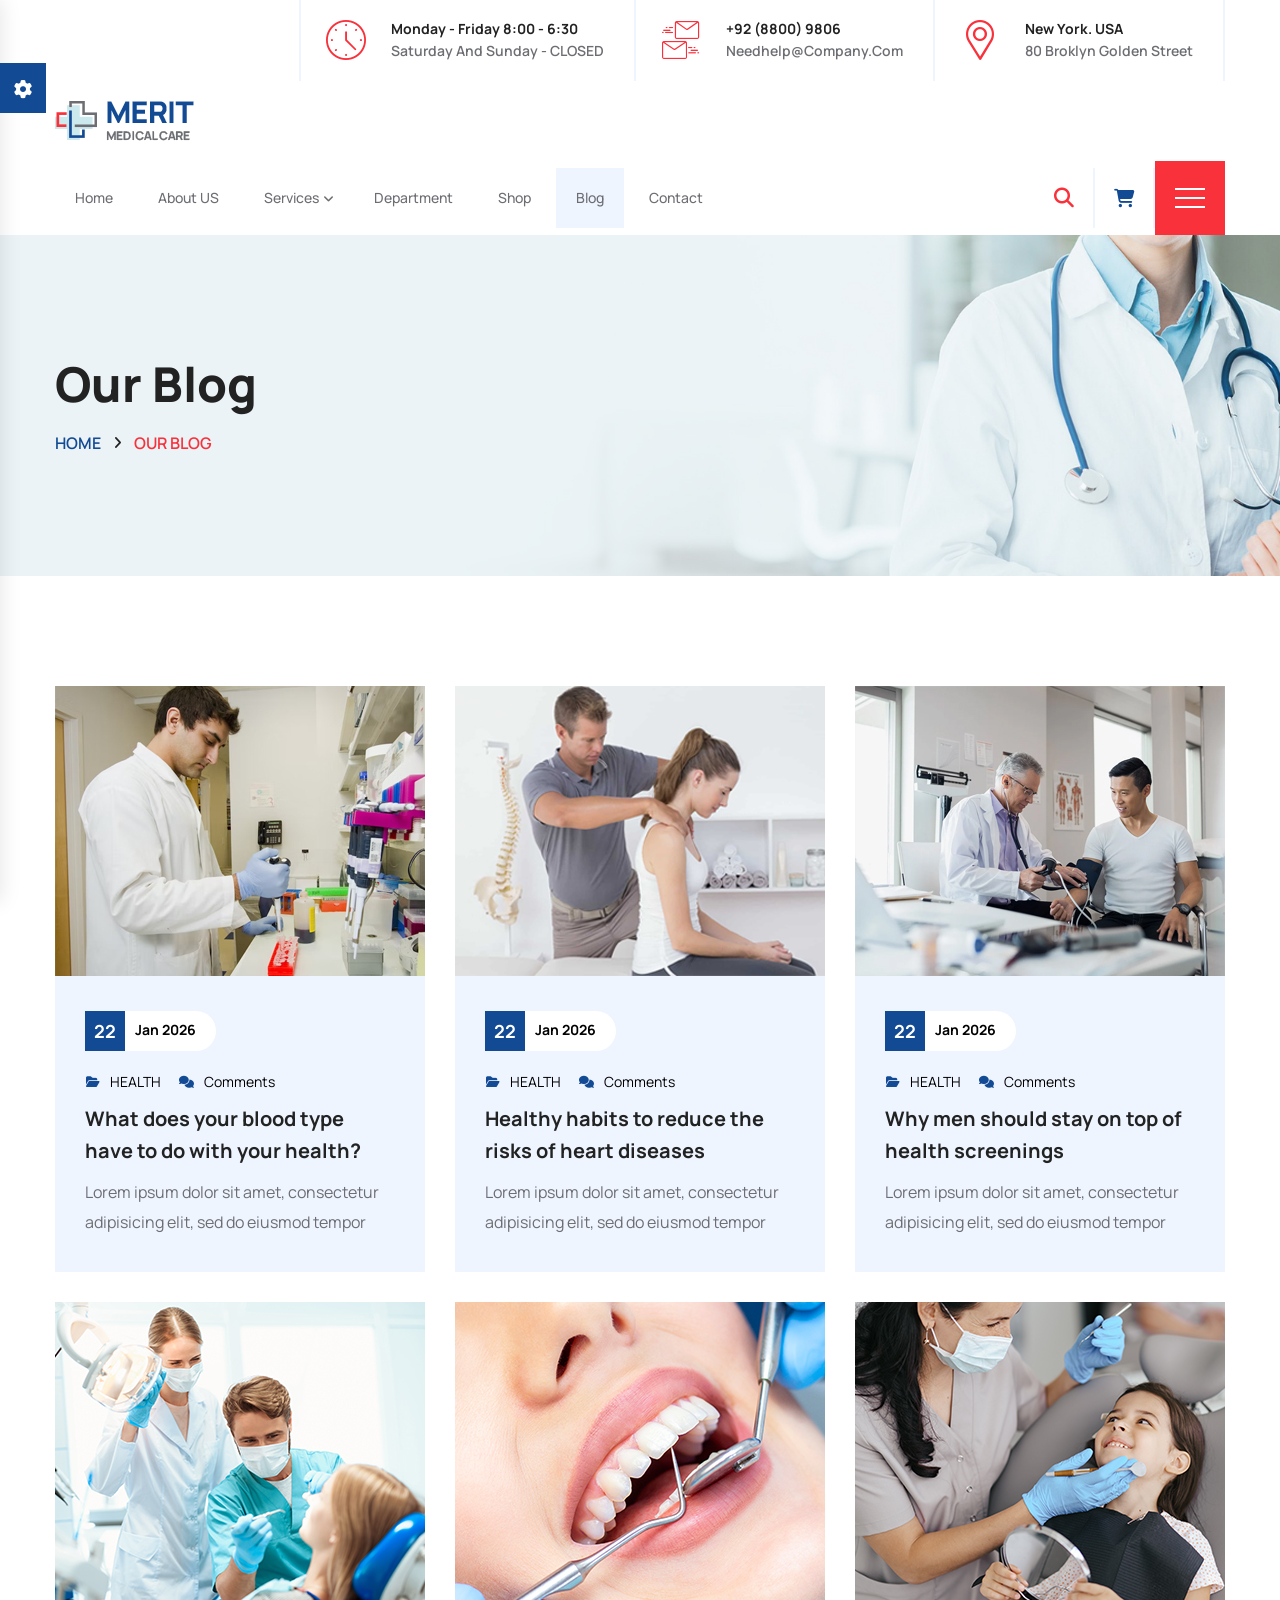
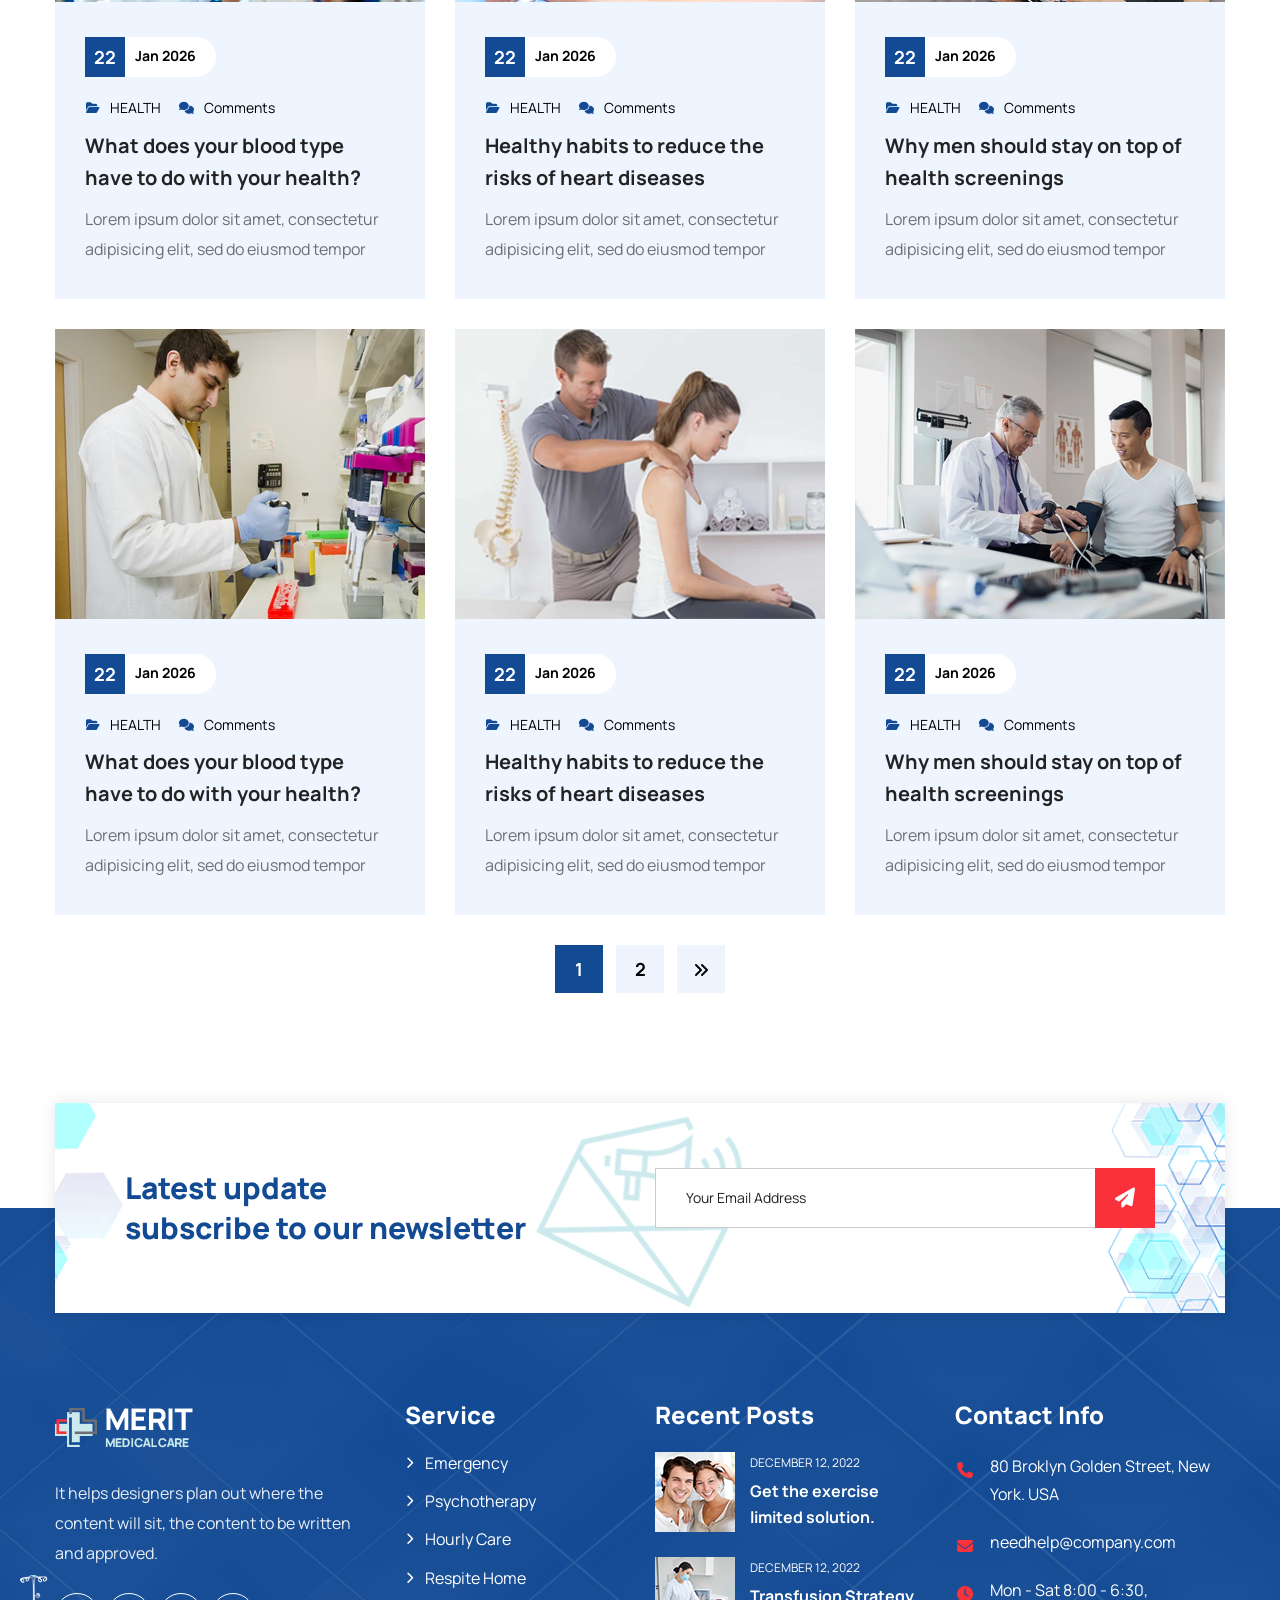
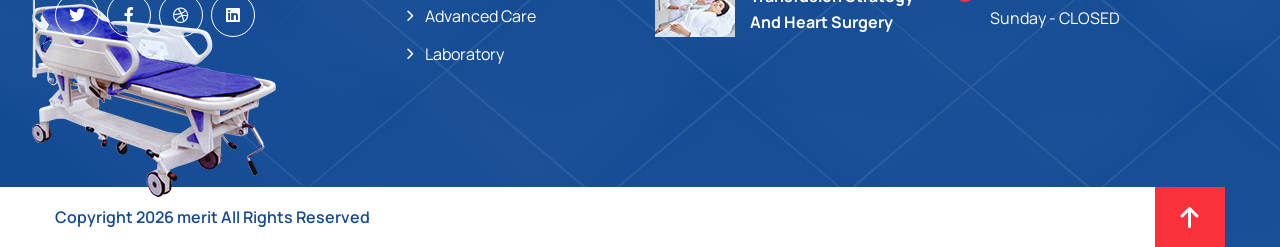
<file: blog.html>
<!DOCTYPE html>
<html>

<head>
<meta charset="utf-8">
<title>Merit Medical Business| Home</title>
<!-- Stylesheets -->
<link href="assets/css/bootstrap.css" rel="stylesheet">
<link href="assets/css/style.css" rel="stylesheet">
<link href="assets/css/responsive.css" rel="stylesheet">

<link href="https://fonts.googleapis.com/css2?family=Manrope:wght@300;400;500;600;700&amp;display=swap" rel="stylesheet">

<!--Color Switcher Mockup-->
<link href="assets/css/color-switcher-design.css" rel="stylesheet">

<!-- Color Themes -->
<link id="theme-color-file" href="assets/css/color-themes/default-color.css" rel="stylesheet">

<link rel="shortcut icon" href="assets/images/favicon.png" type="image/x-icon">
<link rel="icon" href="assets/images/favicon.png" type="image/x-icon">

<!-- Responsive -->
<meta http-equiv="X-UA-Compatible" content="IE=edge">
<meta name="viewport" content="width=device-width, initial-scale=1.0, maximum-scale=1.0, user-scalable=0">

<!--[if lt IE 9]><script src="https://cdnjs.cloudflare.com/ajax/libs/html5shiv/3.7.3/html5shiv.js"></script><![endif]-->
<!--[if lt IE 9]><script src="js/respond.js"></script><![endif]-->
</head>

<body class="hidden-bar-wrapper">

<div class="page-wrapper">
 	
	<!-- Preloader -->
    <div class="preloader"></div>
	<!-- End Preloader -->
	
 	<!-- Header Style One -->
    <header class="main-header">
    	
		<!-- Header Upper -->
        <div class="header-upper">
            <div class="auto-container">
                <div class="d-flex justify-content-between align-items-center flex-wrap">
                    
                    <div class="logo-box">
                        <!-- <div class="logo"><a href="index.html"><img src="assets/images/logo.png" alt="" title=""></a></div> -->
                    </div>
                    
                    <div class="upper-right d-flex flex-wrap">
                        
                        <!--Info Box-->
                        <div class="upper-column info-box">
                            <div class="icon-box"><span class="flaticon-clock"></span></div>
                            <ul>
								<li><strong>Monday  - Friday  8:00 - 6:30</strong></li>
                                <li>Saturday and Sunday - CLOSED</li>
                            </ul>
                        </div>
                        
                        <!--Info Box-->
                        <div class="upper-column info-box">
                            <div class="icon-box"><span class="flaticon-send-mail"></span></div>
                            <ul>
                                <li><strong>+92 (8800) 9806</strong></li>
                                <li><a href="mailto:needhelp@company.com">needhelp@company.com</a></li>
                            </ul>
                        </div>
                        
                        <!--Info Box-->
                        <div class="upper-column info-box">
                            <div class="icon-box"><span class="flaticon-placeholder"></span></div>
                            <ul>
								<li><strong>New York. USA</strong></li>
                                <li>80 Broklyn Golden Street</li>
                            </ul>
                        </div>
                        
                    </div>
                    
                </div>
            </div>
        </div>
        <!--End Header Upper-->
		
		<!-- Header Lower -->
        <div class="header-upper">
            <div class="auto-container">
				<div class="inner-container">
					<!-- Logo Box -->
					<div class="logo-box">
						<div class="logo"><a href="index.html"><img src="assets/images/logo.png" alt="" title=""></a></div>
					</div>
					
					<div class="d-flex justify-content-between align-items-center flex-wrap">
						
						<div class="nav-outer">
							<!-- Main Menu -->
							<nav class="main-menu navbar-expand-md">
								<div class="navbar-header">
									<!-- Toggle Button -->    	
									<button class="navbar-toggler" type="button" data-toggle="collapse" data-target="#navbarSupportedContent" aria-controls="navbarSupportedContent" aria-expanded="false" aria-label="Toggle navigation">
										<span class="icon-bar"></span>
										<span class="icon-bar"></span>
										<span class="icon-bar"></span>
									</button>
								</div>
								
								<div class="navbar-collapse collapse clearfix" id="navbarSupportedContent">
									<ul class="navigation clearfix">
										<li class="#"><a href="index.html">Home</a>
											<!-- <ul>
												<li><a href="index.html">Homepage 01 General</a></li>
												<li><a href="index-2.html">Homepage 02 Clinic</a></li>
												<li><a href="index-3.html">Homepage 03 Dentist</a></li>
												<li><a href="index-4.html">Homepage 04 Cardiology</a></li>
												<li><a href="index-5.html">Homepage 05 Surgery</a></li>
												<li><a href="index-6.html">Homepage 06 Veterinary</a></li>
												<li><a href="index-7.html">Homepage 07 Laboratory</a></li>
												<li><a href="index-8.html">Homepage 08 Physiotherapy</a></li>
												<li><a href="index-9.html">Homepage 09 Orthopedics</a></li>
												<li><a href="index-10.html">Homepage 10 Eye-Care</a></li>
												<li class="dropdown"><a href="#">One Pager Style</a>
													<ul>
														<li><a href="index-1.html">HomePage 01 General</a></li>
														<li><a href="index-2-1.html">HomePage 02 Clinic</a></li>
														<li><a href="index-3-1.html">HomePage 03 Dentist</a></li>
														<li><a href="index-4-1.html">HomePage 04 Cardiology</a></li>
														<li><a href="index-5-1.html">HomePage 05 Surgery</a></li>
														<li><a href="index-6-1.html">HomePage 06 Veterinary</a></li>
														<li><a href="index-7-1.html">HomePage 07 Laboratory</a></li>
														<li><a href="index-8-1.html">Homepage 08 Physiotherapy</a></li>
														<li><a href="index-9-1.html">Homepage 09 Orthopedics</a></li>
														<li><a href="index-10-1.html">Homepage 10 Eye-Care</a></li>
													</ul>
												</li>
												<li class="dropdown"><a href="#">Header Styles</a>
													<ul>
														<li><a href="index.html">Header 01 General</a></li>
														<li><a href="index-2.html">Header 02 Clinic</a></li>
														<li><a href="index-3.html">Header 03 Dentist</a></li>
														<li><a href="index-4.html">Header 04 Cardiology</a></li>
														<li><a href="index-5.html">Header 05 Surgery</a></li>
														<li><a href="index-6.html">Header 06 Veterinary</a></li>
														<li><a href="index-7.html">Header 07 Laboratory</a></li>
														<li><a href="index-8.html">Header 08 Physiotherapy</a></li>
														<li><a href="index-9.html">Header 09 Orthopedics</a></li>
														<li><a href="index-10.html">Header 10 Eye-Care</a></li>
													</ul>
												</li>
											</ul> -->
										</li>
										<li class="#"><a href="about.html">About US</a>
											<!-- <ul>
												<li><a href="about.html">About us</a></li>
												<li><a href="faq.html">Faq's</a></li>
												<li><a href="price.html">Price</a></li>
												<li><a href="price-2.html">Price 02</a></li>
												<li><a href="process.html">Process</a></li>
												<li><a href="gallery.html">Projects</a></li>
												<li><a href="timetable.html">Timetable</a></li>
												<li><a href="testimonial.html">Testimonial</a></li>
												<li><a href="coming-soon.html">Coming Soon</a></li>
												<li><a href="terms.html">Terms & Condition</a></li>
												<li><a href="privacy.html">Privacy & Policy</a></li>
												<li class="dropdown"><a href="#">Doctors</a>
													<ul>
														<li><a href="doctors.html">Doctors</a></li>
														<li><a href="doctor-detail.html">Doctor Detail</a></li>
														<li><a href="doctor-detail-2.html">Doctor Detail 02</a></li>
													</ul>
												</li>
											</ul> -->
										</li>
										<li class="dropdown"><a href="services.html">Services</a>
											<ul>
												<li></li>
												<li><a href="intensive-care.html">Trauma & intensive care</a></li>
												<!-- <li><a href="community.html">Community Services</a></li> -->
												<li><a href="diagnosis.html">Diagnosis & Investigation</a></li>
												<li><a href="surgical.html">Medical & Surgical</a></li>
												<li><a href="specialised.html">Specialised Support Service</a></li>
												<li><a href="rehabitation.html">Health Rehabitation</a></li>
											</ul>
										</li>
										<li class="#"><a href="department.html">department</a>
											<!-- <ul>
												<li><a href="department.html">department</a></li>
												<li><a href="department-detail.html">department Detail</a></li>
											</ul> -->
										</li>
										
										<li class="#"><a href="#">Shop</a>
											<!-- <ul>
												<li><a href="shop.html">Our Products</a></li>
												<li><a href="shop-detail.html">Product Single</a></li>
												<li><a href="shopping-cart.html">Shopping Cart</a></li>
												<li><a href="checkout.html">Checkout</a></li>
												<li><a href="register.html">Account</a></li>
											</ul> -->
										</li>
										<li class="#"><a href="blog.html">Blog</a>
											<!-- <ul>
												<li><a href="blog.html">Our Blog</a></li>
												<li><a href="blog-left-sidebar.html">Blog left Sidebar</a></li>
												<li><a href="blog-classic.html">Blog Classic</a></li>
												<li><a href="blog-detail.html">Blog Detail</a></li>
												<li><a href="not-found.html">Not Found</a></li>
											</ul> -->
										</li>
										<li class="#"><a href="contact.html">Contact</a>
											<!-- <ul>
												<li><a href="contact.html">Contact 01</a></li>
												<li><a href="contact-2.html">Contact 02</a></li>
												<li><a href="contact-3.html">Contact 03</a></li>
											</ul> -->
										</li>
									</ul>
								</div>
							</nav>
						</div>
						
						<!-- Main Menu End-->
						<div class="outer-box d-flex align-items-center flex-wrap">
							
							<div class="appointmeny_button-box">
								<a href="#" class="theme-btn btn-style-one">
									<span class="btn-wrap">
										<span class="text-one">Appoint Now</span>
										<span class="text-two">Appoint Now</span>
									</span>
								</a>
							</div>
							
							<!-- Search Btn -->
							<div class="search-box-btn search-box-outer"><span class="icon fa fa-search"></span></div>
							
							<!-- Nav Btn -->
							<div class="nav-btn navSidebar-button fa-regular fa-cart-shopping fa-fw"></div>
							
							<span class="hamburger">
								<span class="top-bun"></span>
								<span class="meat"></span>
								<span class="bottom-bun"></span>
							</span>
							
						</div>
						
						<!-- Mobile Navigation Toggler -->
						<div class="mobile-nav-toggler"><span class="icon flaticon-menu"></span></div>                    
						
					</div>
				</div>
            </div>
        </div>
        <!--End Header Upper-->
		
		<!-- Sticky Header  -->
        <div class="sticky-header">
            <div class="auto-container">
				<div class="inner-container d-flex justify-content-between align-items-center flex-wrap">
				
                <!-- Logo -->
                <div class="logo">
                    <a href="index.html" title=""><img src="assets/images/logo.png" alt="" title=""></a>
                </div>
				
                <!-- Right Box -->
                <div class="right-box">
                    <!-- Main Menu -->
                    <nav class="main-menu">
                        <!--Keep This Empty / Menu will come through Javascript-->
                    </nav>
					<!-- Main Menu End-->
					<!-- Mobile Navigation Toggler -->
					<div class="mobile-nav-toggler"><span class="icon flaticon-menu"></span></div>
                </div>
				
            </div>
        </div><!-- End Sticky Menu -->
		</div>
		
		<!-- Mobile Menu  -->
        <div class="mobile-menu">
            <div class="menu-backdrop"></div>
            <div class="close-btn"><span class="icon flaticon-close"></span></div>
            
            <nav class="menu-box">
                <div class="nav-logo"><a href="index.html"><img src="assets/images/logo-small.png" alt="" title=""></a></div>
                <div class="menu-outer"><!--Here Menu Will Come Automatically Via Javascript / Same Menu as in Header--></div>
            </nav>
        </div><!-- End Mobile Menu -->
	
    </header>
	<!-- End Main Header -->
	
	<!-- Sidebar Cart Item -->
	<div class="xs-sidebar-group info-group">
		<div class="xs-overlay xs-bg-black"></div>
		<div class="xs-sidebar-widget">
			<div class="sidebar-widget-container">
				<div class="close-button">
					<span class="fa fa-solid fa-xmark fa-fw"></span>
				</div>
				<div class="sidebar-textwidget">
					
					<!-- Sidebar Info Content -->
					<div class="sidebar-info-contents">
						<div class="content-inner">
						
							<!-- Title Box -->
							<div class="title-box">
								<h5>Shopping <span>Bag</span></h5>
								<div class="price">$15 from free economy shipping</div>
							</div>
							
							<!-- Empty Cart Box -->
							<div class="empty-cart-box">
								<!-- No Product -->
								<div class="no-cart">
									<span class="icon fa fa-sharp fa-solid fa-cart-shopping fa-fw"></span>
									No products in cart.
								</div>
							</div>
							
							<!-- Lower Box -->
							<div class="lower-box">
								<h5>Popular <span>Suggestions</span></h5>
									
								<!-- Post Block -->
								<div class="post-block">
									<div class="inner-box">
										<div class="image">
											<img src="assets/images/resource/post-thumb-1.jpg" alt="" />
										</div>
										<h6><a href="#">Hematology Machine</a></h6>
										<div class="rating">
											<span class="fa fa-star"></span>
											<span class="fa fa-star"></span>
											<span class="fa fa-star"></span>
											<span class="fa fa-star"></span>
											<span class="fa fa-star"></span>
										</div>
										<div class="price-box">$125</div>
										<a class="theme-btn bag-btn" href="#">add to bag</a>
									</div>
								</div>
								
								<!-- Post Block -->
								<div class="post-block">
									<div class="inner-box">
										<div class="image">
											<img src="assets/images/resource/post-thumb-2.jpg" alt="" />
										</div>
										<h6><a href="#">Dermatology</a></h6>
										<div class="rating">
											<span class="fa fa-star"></span>
											<span class="fa fa-star"></span>
											<span class="fa fa-star"></span>
											<span class="fa fa-star"></span>
											<span class="fa fa-star"></span>
										</div>
										<div class="price-box">$205</div>
										<a class="theme-btn bag-btn" href="#">add to bag</a>
									</div>
								</div>
								
								<!-- Post Block -->
								<div class="post-block">
									<div class="inner-box">
										<div class="image">
											<img src="assets/images/resource/post-thumb-3.jpg" alt="" />
										</div>
										<h6><a href="#">Cardiology</a></h6>
										<div class="rating">
											<span class="fa fa-star"></span>
											<span class="fa fa-star"></span>
											<span class="fa fa-star"></span>
											<span class="fa fa-star"></span>
											<span class="fa fa-star"></span>
										</div>
										<div class="price-box">$125</div>
										<a class="theme-btn bag-btn" href="#">add to bag</a>
									</div>
								</div>
								
							</div>
							
						</div>
					</div>
					
				</div>
			</div>
		</div>
	</div>
	
	<!-- About Sidebar -->
	<div class="about-sidebar">
		<div class="gradient-layer"></div>
		<!-- Close Button -->
		<div class="close-sidebar-widget close-button">
			<span class="fa fa-solid fa-xmark fa-fw"></span>
		</div>
		<div class="sidebar-inner">
			<div class="upper-box">
				<div class="image">
					<img src="assets/images/resource/modern.jpg" alt="" />
				</div>
				<div class="content-box">
					<h3>About <span>Merit</span></h3>
					<div class="text">Ut enim ad minim. facilisis suspendisseipsum dolor sit amet dolore consectetur adipisicing elit sed do eiusmod tempor incididunt ut labore et magna aliqua enim ad minim veniam, quis nostrud.</div>
					<ul class="about-one_list">
						<li>Medicine and instrument</li>
						<li>Instant Operation & Appointment</li>
						<li>From Scintific Jornal</li>
						<li>100% Expert Doctors</li>
					</ul>
				</div>
			</div>
			<!-- Social Box -->
			<div class="social-box">
				<a href="https://youtube.com/" class="youtube fa-brands fa-youtube"></a>
				<a href="https://twitter.com/" class="twitter fa-brands fa-twitter"></a>
				<a href="https://facebook.com/" class="facebook fa-brands fa-facebook-f"></a>
				<a href="https://instagram.com/" class="instagram fa-brands fa-instagram"></a>
			</div>
		</div>
	</div>
	<!-- End About Sidebar -->
	
	<!-- Page Title -->
    <section class="page-title" style="background-image:url(assets/images/background/3.jpg)">
        <div class="auto-container">
			<h2>Our Blog</h2>
			<ul class="bread-crumb clearfix">
				<li><a href="index.html">Home</a></li>
				<li>Our Blog</li>
			</ul>
        </div>
    </section>
    <!-- End Page Title -->
	
	<!-- Blog Page -->
	<section class="blog-page">
		<div class="auto-container">
			<div class="row clearfix">
				
				<!-- News Block One -->
				<div class="news-block_one col-lg-4 col-md-6 col-sm-12">
					<div class="news-block_one-inner wow fadeInLeft" data-wow-delay="0ms" data-wow-duration="1500ms">
						<div class="news-block_one-image">
							<a href="blog-detail.html"><img src="assets/images/resource/news-1.jpg" alt="" /></a>
						</div>
						<div class="news-block_one-content">
							<div class="news-block_one-date"><span>22</span> jan 2026</div>
							<ul class="news-block_one-meta">
								<li><span class="icon fa-solid fa-folder-open fa-fw"></span>HEALTH</li>
								<li><span class="icon fa-solid fa-comments fa-fw"></span>Comments</li>
							</ul>
							<h5 class="news-block_one-heading"><a href="blog-detail.html">What does your blood type have to do with your health?</a></h5>
							<div class="news-block_one-text">Lorem ipsum dolor sit amet, consectetur adipisicing elit, sed do eiusmod tempor </div>
						</div>
					</div>
				</div>
				
				<!-- News Block One -->
				<div class="news-block_one col-lg-4 col-md-6 col-sm-12">
					<div class="news-block_one-inner wow fadeInUp" data-wow-delay="0ms" data-wow-duration="1500ms">
						<div class="news-block_one-image">
							<a href="blog-detail.html"><img src="assets/images/resource/news-2.jpg" alt="" /></a>
						</div>
						<div class="news-block_one-content">
							<div class="news-block_one-date"><span>22</span> jan 2026</div>
							<ul class="news-block_one-meta">
								<li><span class="icon fa-solid fa-folder-open fa-fw"></span>HEALTH</li>
								<li><span class="icon fa-solid fa-comments fa-fw"></span>Comments</li>
							</ul>
							<h5 class="news-block_one-heading"><a href="blog-detail.html">Healthy habits to reduce the risks of heart diseases</a></h5>
							<div class="news-block_one-text">Lorem ipsum dolor sit amet, consectetur adipisicing elit, sed do eiusmod tempor </div>
						</div>
					</div>
				</div>
				
				<!-- News Block One -->
				<div class="news-block_one col-lg-4 col-md-6 col-sm-12">
					<div class="news-block_one-inner wow fadeInRight" data-wow-delay="0ms" data-wow-duration="1500ms">
						<div class="news-block_one-image">
							<a href="blog-detail.html"><img src="assets/images/resource/news-3.jpg" alt="" /></a>
						</div>
						<div class="news-block_one-content">
							<div class="news-block_one-date"><span>22</span> jan 2026</div>
							<ul class="news-block_one-meta">
								<li><span class="icon fa-solid fa-folder-open fa-fw"></span>HEALTH</li>
								<li><span class="icon fa-solid fa-comments fa-fw"></span>Comments</li>
							</ul>
							<h5 class="news-block_one-heading"><a href="blog-detail.html">Why men should stay on top of health screenings</a></h5>
							<div class="news-block_one-text">Lorem ipsum dolor sit amet, consectetur adipisicing elit, sed do eiusmod tempor </div>
						</div>
					</div>
				</div>
				
				<!-- News Block One -->
				<div class="news-block_one col-lg-4 col-md-6 col-sm-12">
					<div class="news-block_one-inner wow fadeInLeft" data-wow-delay="0ms" data-wow-duration="1500ms">
						<div class="news-block_one-image">
							<a href="blog-detail.html"><img src="assets/images/resource/news-4.jpg" alt="" /></a>
						</div>
						<div class="news-block_one-content">
							<div class="news-block_one-date"><span>22</span> jan 2026</div>
							<ul class="news-block_one-meta">
								<li><span class="icon fa-solid fa-folder-open fa-fw"></span>HEALTH</li>
								<li><span class="icon fa-solid fa-comments fa-fw"></span>Comments</li>
							</ul>
							<h5 class="news-block_one-heading"><a href="blog-detail.html">What does your blood type have to do with your health?</a></h5>
							<div class="news-block_one-text">Lorem ipsum dolor sit amet, consectetur adipisicing elit, sed do eiusmod tempor </div>
						</div>
					</div>
				</div>
				
				<!-- News Block One -->
				<div class="news-block_one col-lg-4 col-md-6 col-sm-12">
					<div class="news-block_one-inner wow fadeInUp" data-wow-delay="0ms" data-wow-duration="1500ms">
						<div class="news-block_one-image">
							<a href="blog-detail.html"><img src="assets/images/resource/news-5.jpg" alt="" /></a>
						</div>
						<div class="news-block_one-content">
							<div class="news-block_one-date"><span>22</span> jan 2026</div>
							<ul class="news-block_one-meta">
								<li><span class="icon fa-solid fa-folder-open fa-fw"></span>HEALTH</li>
								<li><span class="icon fa-solid fa-comments fa-fw"></span>Comments</li>
							</ul>
							<h5 class="news-block_one-heading"><a href="blog-detail.html">Healthy habits to reduce the risks of heart diseases</a></h5>
							<div class="news-block_one-text">Lorem ipsum dolor sit amet, consectetur adipisicing elit, sed do eiusmod tempor </div>
						</div>
					</div>
				</div>
				
				<!-- News Block One -->
				<div class="news-block_one col-lg-4 col-md-6 col-sm-12">
					<div class="news-block_one-inner wow fadeInRight" data-wow-delay="0ms" data-wow-duration="1500ms">
						<div class="news-block_one-image">
							<a href="blog-detail.html"><img src="assets/images/resource/news-6.jpg" alt="" /></a>
						</div>
						<div class="news-block_one-content">
							<div class="news-block_one-date"><span>22</span> jan 2026</div>
							<ul class="news-block_one-meta">
								<li><span class="icon fa-solid fa-folder-open fa-fw"></span>HEALTH</li>
								<li><span class="icon fa-solid fa-comments fa-fw"></span>Comments</li>
							</ul>
							<h5 class="news-block_one-heading"><a href="blog-detail.html">Why men should stay on top of health screenings</a></h5>
							<div class="news-block_one-text">Lorem ipsum dolor sit amet, consectetur adipisicing elit, sed do eiusmod tempor </div>
						</div>
					</div>
				</div>
				
				<!-- News Block One -->
				<div class="news-block_one col-lg-4 col-md-6 col-sm-12">
					<div class="news-block_one-inner wow fadeInLeft" data-wow-delay="0ms" data-wow-duration="1500ms">
						<div class="news-block_one-image">
							<a href="blog-detail.html"><img src="assets/images/resource/news-1.jpg" alt="" /></a>
						</div>
						<div class="news-block_one-content">
							<div class="news-block_one-date"><span>22</span> jan 2026</div>
							<ul class="news-block_one-meta">
								<li><span class="icon fa-solid fa-folder-open fa-fw"></span>HEALTH</li>
								<li><span class="icon fa-solid fa-comments fa-fw"></span>Comments</li>
							</ul>
							<h5 class="news-block_one-heading"><a href="blog-detail.html">What does your blood type have to do with your health?</a></h5>
							<div class="news-block_one-text">Lorem ipsum dolor sit amet, consectetur adipisicing elit, sed do eiusmod tempor </div>
						</div>
					</div>
				</div>
				
				<!-- News Block One -->
				<div class="news-block_one col-lg-4 col-md-6 col-sm-12">
					<div class="news-block_one-inner wow fadeInUp" data-wow-delay="0ms" data-wow-duration="1500ms">
						<div class="news-block_one-image">
							<a href="blog-detail.html"><img src="assets/images/resource/news-2.jpg" alt="" /></a>
						</div>
						<div class="news-block_one-content">
							<div class="news-block_one-date"><span>22</span> jan 2026</div>
							<ul class="news-block_one-meta">
								<li><span class="icon fa-solid fa-folder-open fa-fw"></span>HEALTH</li>
								<li><span class="icon fa-solid fa-comments fa-fw"></span>Comments</li>
							</ul>
							<h5 class="news-block_one-heading"><a href="blog-detail.html">Healthy habits to reduce the risks of heart diseases</a></h5>
							<div class="news-block_one-text">Lorem ipsum dolor sit amet, consectetur adipisicing elit, sed do eiusmod tempor </div>
						</div>
					</div>
				</div>
				
				<!-- News Block One -->
				<div class="news-block_one col-lg-4 col-md-6 col-sm-12">
					<div class="news-block_one-inner wow fadeInRight" data-wow-delay="0ms" data-wow-duration="1500ms">
						<div class="news-block_one-image">
							<a href="blog-detail.html"><img src="assets/images/resource/news-3.jpg" alt="" /></a>
						</div>
						<div class="news-block_one-content">
							<div class="news-block_one-date"><span>22</span> jan 2026</div>
							<ul class="news-block_one-meta">
								<li><span class="icon fa-solid fa-folder-open fa-fw"></span>HEALTH</li>
								<li><span class="icon fa-solid fa-comments fa-fw"></span>Comments</li>
							</ul>
							<h5 class="news-block_one-heading"><a href="blog-detail.html">Why men should stay on top of health screenings</a></h5>
							<div class="news-block_one-text">Lorem ipsum dolor sit amet, consectetur adipisicing elit, sed do eiusmod tempor </div>
						</div>
					</div>
				</div>
				
			</div>
			
			<!-- Pagination Outer -->
			<div class="pagination-outer text-center">
				<ul class="pagination">
					<li class="active"><a href="#">1</a></li>
					<li><a href="#">2</a></li>
					<li><a href="#"><span class="fa-solid fa-angles-right fa-fw"></span></a></li>
				</ul>
			</div>
			
		</div>
	</section>
	<!-- End Blog Page -->
	
	<!-- Newsletter Section -->
	<section class="newsletter-one">
		<div class="auto-container">
			<div class="newsletter-one_inner-container" style="background-image:url(assets/images/background/pattern-7.png)">
				<div class="newsletter-one_icon">
					<img src="assets/images/icons/envelope.png" alt="" />
				</div>
				<div class="row clearfix">
					<!-- Title Column -->
					<div class="newsletter-one_title-column col-lg-6 col-md-12 col-sm-12">
						<h3 class="newsletter-one_title">Latest update <br> subscribe to our newsletter</h3>
					</div>
					<!-- Form Column -->
					<div class="newsletter-one_form-column col-lg-6 col-md-12 col-sm-12">
						<!-- Subscribe Form -->
						<div class="subscribe-form">
							<form method="post" action="https://html.themerange.com/merit/merit/contact.html">
								<div class="form-group">
									<input type="email" name="email" value="" placeholder="Your Email Address" required>
									<button type="submit" class="theme-btn fa-solid fa-paper-plane fa-fw"></button>
								</div>
							</form>
						</div>
					</div>
				</div>
			</div>
		</div>
	</section>
	<!-- End Newsletter Section -->
	
	<!--Main Footer-->
    <footer class="main-footer" style="background-image: url(assets/images/background/pattern-8.png)">
		<!-- Vector One -->
		<span class="footer-vector_one">
			<img src="assets/images/resource/footer-vector-1.png" alt="" />
		</span>
		<!-- Vector Two -->
		<span class="footer-vector_two">
			<img src="assets/images/resource/footer-vector-2.png" alt="" />
		</span>
		<div class="auto-container">
        	<!--Widgets Section-->
            <div class="main-footer_widgets">
            	<div class="row clearfix">
                	
                    <!--big column-->
                    <div class="big-column col-lg-6 col-md-12 col-sm-12">
                        <div class="row clearfix">
							
							<!--Footer Column-->
                            <div class="main-footer_column col-lg-7 col-md-6 col-sm-12">
                                <div class="footer-widget logo-widget">
									<div class="main-footer_logo">
                                    	<a href="index.html"><img src="assets/images/footer-logo.png" alt="" /></a>
                                    </div>
                                    <div class="main-footer_text">It helps designers plan out where the content will sit, the content to be written and approved.</div>
									<!-- Social Box -->
									<ul class="footer-social_box">
										<li><a href="https://www.twitter.com/" class="fa-brands fa-twitter fa-fw"></a></li>
										<li><a href="https://www.facebook.com/" class="fa-brands fa-facebook-f fa-fw"></a></li>
										<li><a href="https://dribbble.com/" class="fa-brands fa-dribbble fa-fw"></a></li>
										<li><a href="https://www.linkedin.com/" class="fa-brands fa-linkedin fa-fw"></a></li>
									</ul>
								</div>
							</div>
							
							<!--Footer Column-->
                            <div class="main-footer_column col-lg-5 col-md-6 col-sm-12">
                                <div class="footer-widget links-widget">
									<h4 class="main-footer_title">Service</h4>
									<ul class="main-footer_list">
										<li><a href="#">Emergency</a></li>
										<li><a href="#">Psychotherapy</a></li>
										<li><a href="#">Hourly Care</a></li>
										<li><a href="#">Respite Home</a></li>
										<li><a href="#">Advanced Care</a></li>
										<li><a href="#">Laboratory</a></li>
									</ul>
								</div>
							</div>
							
						</div>
					</div>
					
					<!--big column-->
                    <div class="big-column col-lg-6 col-md-12 col-sm-12">
                        <div class="row clearfix">
							
							<!--Footer Column-->
                            <div class="main-footer_column col-lg-6 col-md-6 col-sm-12">
                                <div class="footer-widget news-widget">
									<h4 class="main-footer_title">Recent Posts</h4>
									
									<!--News Widget Block-->
                                    <div class="news-widget-block">
                                        <div class="news-widget_image">
											<img src="assets/images/resource/news-widget-1.jpg" alt="" />
										</div>
										<div class="news-widget_post-date">DECEMBER 12, 2022</div>
										<h6 class="news-widget_title"><a href="blog-detail.html">Get the exercise limited solution.</a></h6>
                                    </div>
									
									<!--News Widget Block-->
                                    <div class="news-widget-block">
										<div class="news-widget_image">
											<img src="assets/images/resource/news-widget-2.jpg" alt="" />
										</div>
										<div class="news-widget_post-date">DECEMBER 12, 2022</div>
										<h6 class="news-widget_title"><a href="blog-detail.html">Transfusion Strategy And Heart Surgery</a></h6>
                                    </div>
									
								</div>
							</div>
							
							<!--Footer Column-->
                            <div class="main-footer_column col-lg-6 col-md-6 col-sm-12">
                                <div class="footer-widget contact-widget">
									<h4 class="main-footer_title">Contact Info</h4>
									<ul class="main-footer_contact-list">
										<li><span class="icon fa-solid fa-phone fa-fw"></span>80 Broklyn Golden Street, New York. USA</li>
										<li><span class="icon fa-solid fa-envelope fa-fw"></span> <a href="mailto:needhelp@company.com">needhelp@company.com</a></li>
										<li><span class="icon fa-solid fa-clock fa-fw"></span>Mon - Sat 8:00 - 6:30, <br> Sunday - CLOSED</li>
									</ul>
									
								</div>
							</div>
							
						</div>
					</div>
					
				</div>
			</div>
			
			<!-- Footer Bottom -->
			<div class="main-footer_bottom">
				<div class="d-flex justify-content-between align-items-center flex-wrap">
					<div class="footer_copyright">Copyright 2026 merit All Rights Reserved</div>
					<!-- Scroll To Top -->
					<div class="footer-scroll_top scroll-to-target" data-target="html"><span class="fa fa-arrow-up"></span></div>
				</div>
			</div>
			
		</div>
	</footer>
	
	<!-- Search Popup -->
	<div class="search-popup">
		<div class="color-layer"></div>
		<button class="close-search"><span class="fa fa-solid fa-xmark fa-fw"></span></button>
		<form method="post" action="https://html.themerange.com/merit/merit/blog.html">
			<div class="form-group">
				<input type="search" name="search-field" value="" placeholder="Search Here" required="">
				<button class="fa fa-solid fa-magnifying-glass fa-fw" type="submit"></button>
			</div>
		</form>
	</div>
	<!-- End Search Popup -->
	
</div>
<!-- End PageWrapper -->

<!-- Color Palate / Color Switcher -->
<div class="color-palate">
	<div class="color-trigger">
		<i class="fa-solid fa-gear fa-fw"></i>
	</div>
	<div class="color-palate-inner">
		<div class="color-palate-head">
			<h6>Choose Options</h6>
		</div>
		
		<!-- Colors -->
		<div class="various-color clearfix">
			<div class="colors-list">
				<span class="palate default-color active" data-theme-file="assets/css/color-themes/default-color.css"></span>
				<span class="palate green-color" data-theme-file="assets/css/color-themes/green-color.css"></span>
				<span class="palate olive-color" data-theme-file="assets/css/color-themes/blue-color.css"></span>
				<span class="palate orange-color" data-theme-file="assets/css/color-themes/orange-color.css"></span>
				<span class="palate purple-color" data-theme-file="assets/css/color-themes/purple-color.css"></span>
				<span class="palate teal-color" data-theme-file="assets/css/color-themes/teal-color.css"></span>
				<span class="palate brown-color" data-theme-file="assets/css/color-themes/brown-color.css"></span>
				<span class="palate yellow-color" data-theme-file="assets/css/color-themes/yellow-color.css"></span>
			</div>
		</div>
				
		<h6>RTL Version</h6>
		<ul class="rtl-version option-box"> <li class="rtl">RTL Version</li> <li>LTR Version</li> </ul>
		<h6>Boxed Version</h6>
		<ul class="box-version option-box"> <li class="box">Boxed</li> <li>Full width</li></ul>
		<h6>Want Sticky Header</h6>
		<ul class="header-version option-box"> <li class="box">No</li> <li>Yes</li></ul>
		<h6>Dark Verion</h6>
		<ul class="dark-version option-box"> <li class="box">Yes</li> <li>No</li></ul>
		
		<div class="purchase-box">
			You will find much more options for colors and styling in admin panel. This color picker is used only for demonstation purposes.
			<a href="#" class="theme-btn btn-style-two">
				<span class="btn-wrap">
					<span class="text-one">buy now</span>
					<span class="text-two">buy now</span>
				</span>
			</a>
		</div>
		
	</div>
</div>
<!-- End Color Palate / Color Switcher -->

<!-- Scroll To Top -->
<div class="scroll-to-top scroll-to-target" data-target="html"><span class="fa fa-arrow-up"></span></div>

<script src="assets/js/jquery.js"></script>
<script src="assets/js/popper.min.js"></script>
<script src="assets/js/bootstrap.min.js"></script>
<script src="assets/js/jquery.mCustomScrollbar.concat.min.js"></script>
<script src="assets/js/appear.js"></script>
<script src="assets/js/parallax.min.js"></script>
<script src="assets/js/tilt.jquery.min.js"></script>
<script src="assets/js/jquery.paroller.min.js"></script>
<script src="assets/js/owl.js"></script>
<script src="assets/js/wow.js"></script>
<script src="assets/js/odometer.js"></script>
<script src="assets/js/parallax-scroll.js"></script>
<script src="assets/js/magnific-popup.min.js"></script>
<script src="assets/js/nav-tool.js"></script>
<script src="assets/js/jquery-ui.js"></script>
<script src="assets/js/script.js"></script>
<script src="assets/js/color-settings.js"></script>

</body>

</html>
</file>
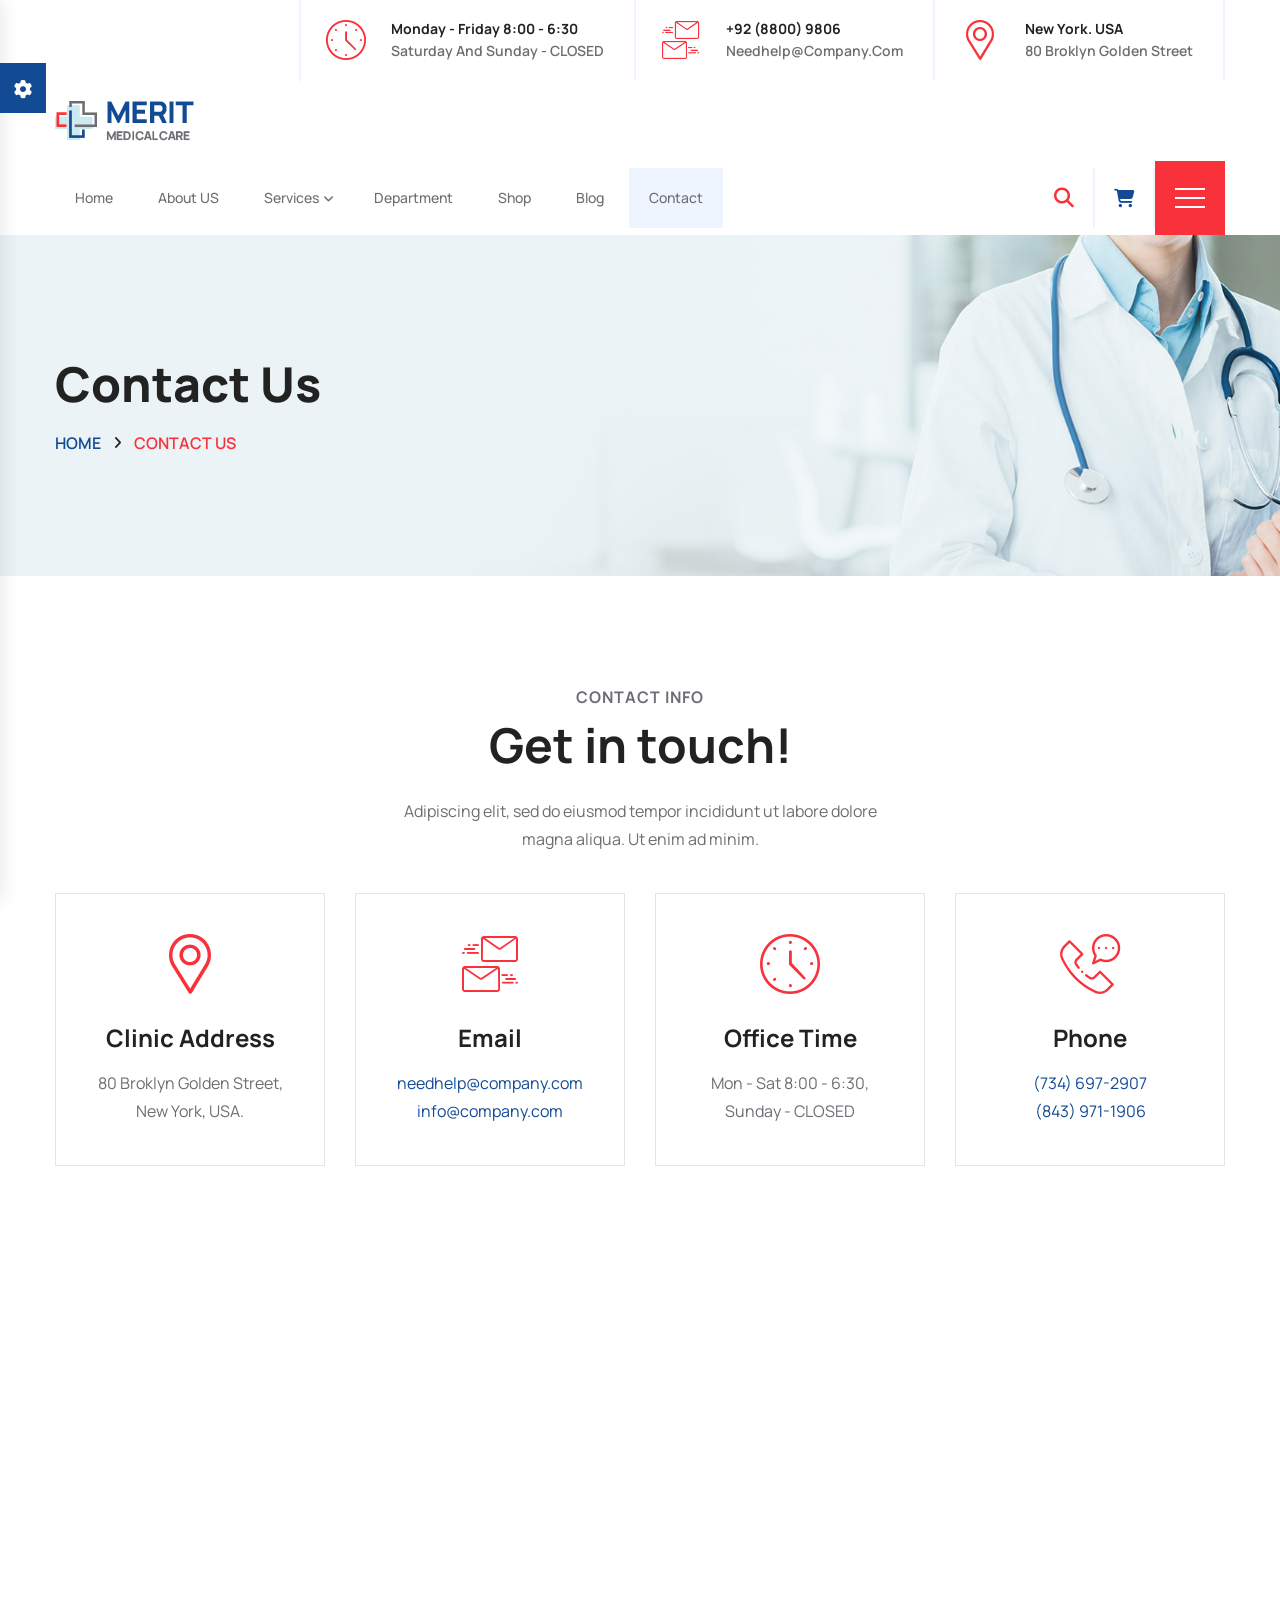
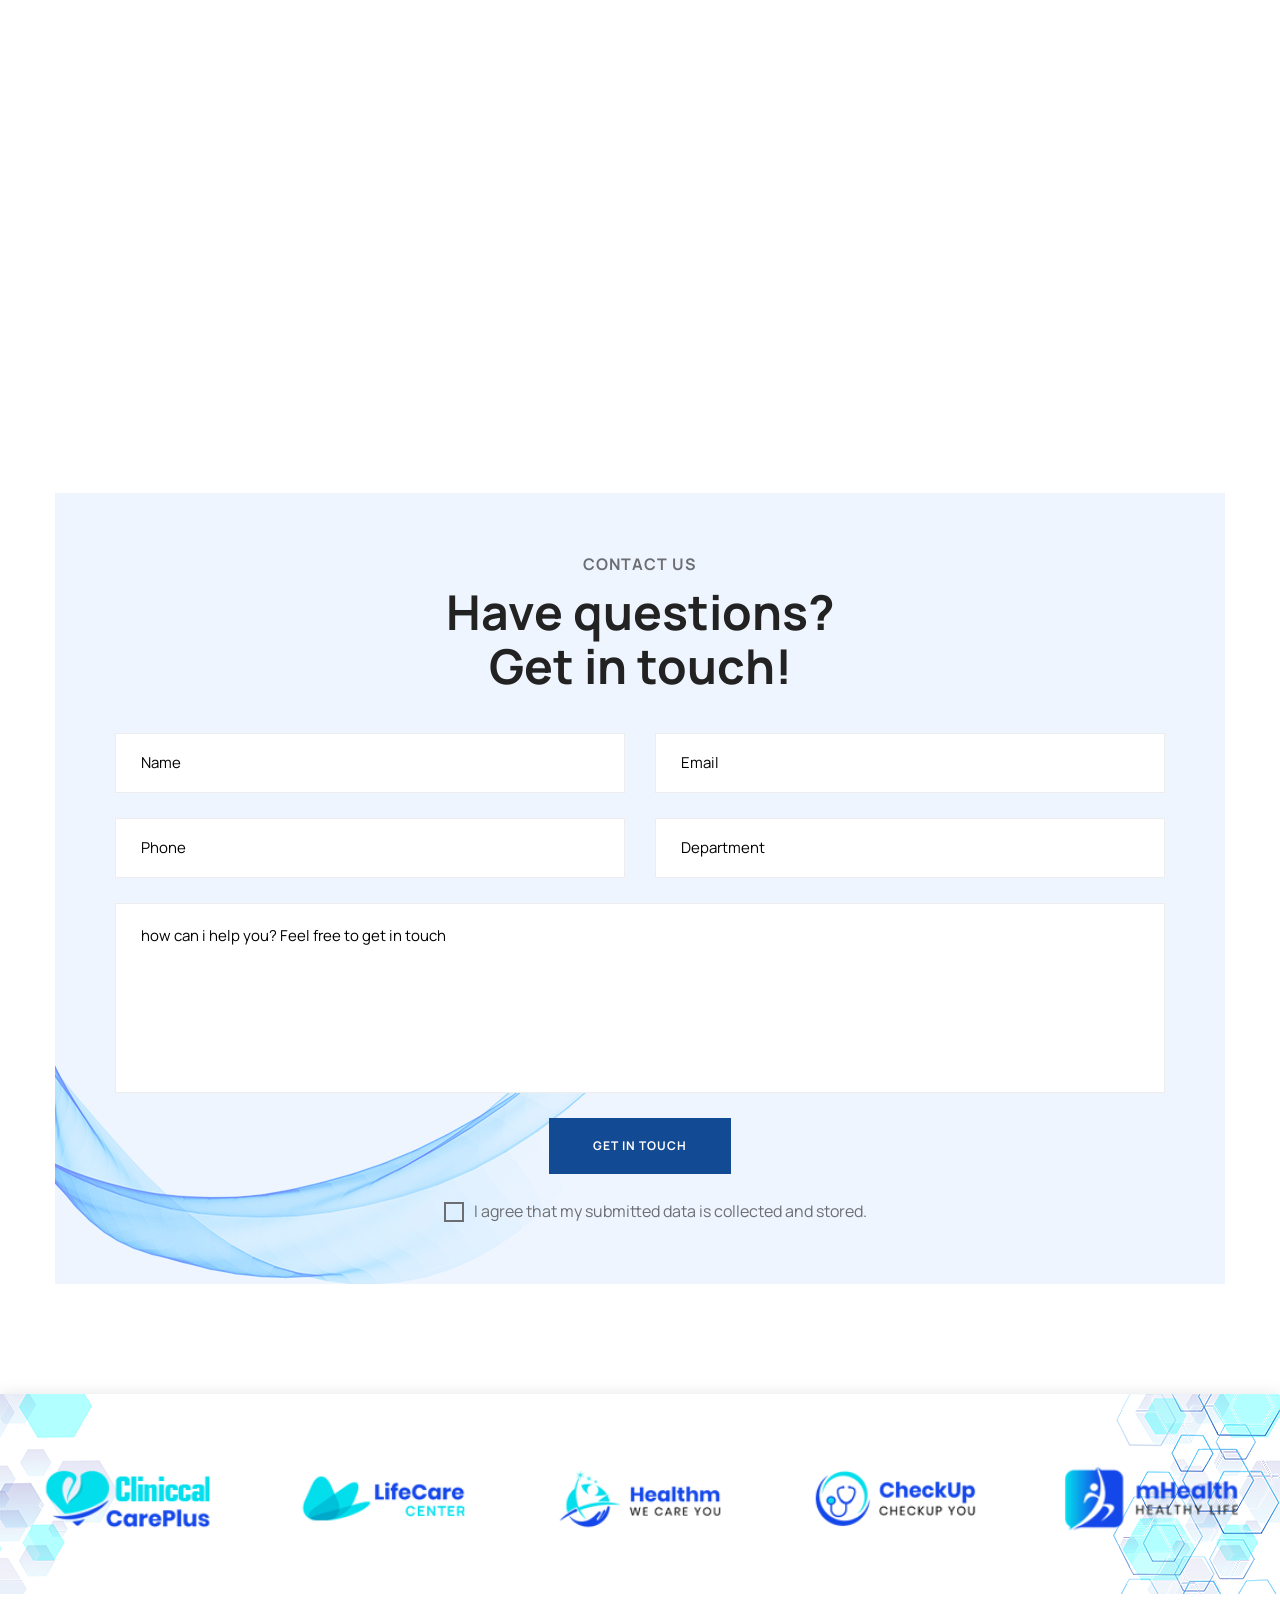
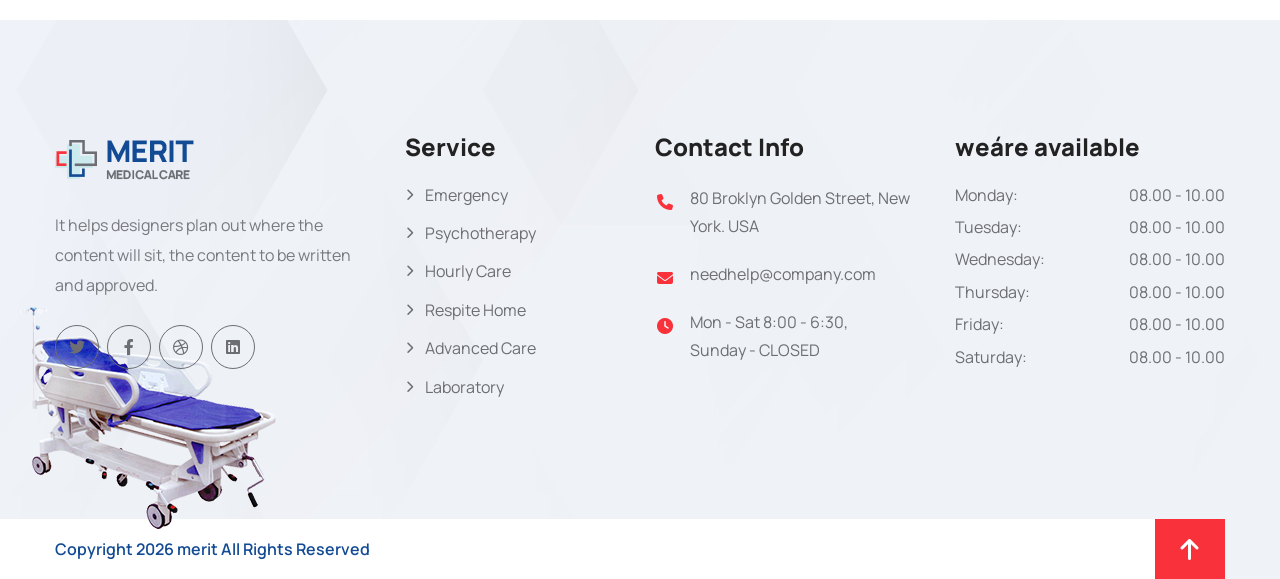
<file: contact.html>
<!DOCTYPE html>
<html>

<head>
<meta charset="utf-8">
<title>Merit Medical Business| Home</title>
<!-- Stylesheets -->
<link href="assets/css/bootstrap.css" rel="stylesheet">
<link href="assets/css/style.css" rel="stylesheet">
<link href="assets/css/responsive.css" rel="stylesheet">

<link href="https://fonts.googleapis.com/css2?family=Manrope:wght@300;400;500;600;700&amp;display=swap" rel="stylesheet">

<!--Color Switcher Mockup-->
<link href="assets/css/color-switcher-design.css" rel="stylesheet">

<!-- Color Themes -->
<link id="theme-color-file" href="assets/css/color-themes/default-color.css" rel="stylesheet">

<link rel="shortcut icon" href="assets/images/favicon.png" type="image/x-icon">
<link rel="icon" href="assets/images/favicon.png" type="image/x-icon">

<!-- Responsive -->
<meta http-equiv="X-UA-Compatible" content="IE=edge">
<meta name="viewport" content="width=device-width, initial-scale=1.0, maximum-scale=1.0, user-scalable=0">

<!--[if lt IE 9]><script src="https://cdnjs.cloudflare.com/ajax/libs/html5shiv/3.7.3/html5shiv.js"></script><![endif]-->
<!--[if lt IE 9]><script src="js/respond.js"></script><![endif]-->
</head>

<body class="hidden-bar-wrapper">

<div class="page-wrapper">
 	
	<!-- Preloader -->
    <div class="preloader"></div>
	<!-- End Preloader -->
	
 	<!-- Header Style One -->
    <header class="main-header">
    	
		<!-- Header Upper -->
        <div class="header-upper">
            <div class="auto-container">
                <div class="d-flex justify-content-between align-items-center flex-wrap">
                    
                    <div class="logo-box">
                        <!-- <div class="logo"><a href="index.html"><img src="assets/images/logo.png" alt="" title=""></a></div> -->
                    </div>
                    
                    <div class="upper-right d-flex flex-wrap">
                        
                        <!--Info Box-->
                        <div class="upper-column info-box">
                            <div class="icon-box"><span class="flaticon-clock"></span></div>
                            <ul>
								<li><strong>Monday  - Friday  8:00 - 6:30</strong></li>
                                <li>Saturday and Sunday - CLOSED</li>
                            </ul>
                        </div>
                        
                        <!--Info Box-->
                        <div class="upper-column info-box">
                            <div class="icon-box"><span class="flaticon-send-mail"></span></div>
                            <ul>
                                <li><strong>+92 (8800) 9806</strong></li>
                                <li><a href="mailto:needhelp@company.com">needhelp@company.com</a></li>
                            </ul>
                        </div>
                        
                        <!--Info Box-->
                        <div class="upper-column info-box">
                            <div class="icon-box"><span class="flaticon-placeholder"></span></div>
                            <ul>
								<li><strong>New York. USA</strong></li>
                                <li>80 Broklyn Golden Street</li>
                            </ul>
                        </div>
                        
                    </div>
                    
                </div>
            </div>
        </div>
        <!--End Header Upper-->
		
		<!-- Header Lower -->
        <div class="header-upper">
            <div class="auto-container">
				<div class="inner-container">
					<!-- Logo Box -->
					<div class="logo-box">
						<div class="logo"><a href="index.html"><img src="assets/images/logo.png" alt="" title=""></a></div>
					</div>
					
					<div class="d-flex justify-content-between align-items-center flex-wrap">
						
						<div class="nav-outer">
							<!-- Main Menu -->
							<nav class="main-menu navbar-expand-md">
								<div class="navbar-header">
									<!-- Toggle Button -->    	
									<button class="navbar-toggler" type="button" data-toggle="collapse" data-target="#navbarSupportedContent" aria-controls="navbarSupportedContent" aria-expanded="false" aria-label="Toggle navigation">
										<span class="icon-bar"></span>
										<span class="icon-bar"></span>
										<span class="icon-bar"></span>
									</button>
								</div>
								
								<div class="navbar-collapse collapse clearfix" id="navbarSupportedContent">
									<ul class="navigation clearfix">
										<li class="#"><a href="index.html">Home</a>
											<!-- <ul>
												<li><a href="index.html">Homepage 01 General</a></li>
												<li><a href="index-2.html">Homepage 02 Clinic</a></li>
												<li><a href="index-3.html">Homepage 03 Dentist</a></li>
												<li><a href="index-4.html">Homepage 04 Cardiology</a></li>
												<li><a href="index-5.html">Homepage 05 Surgery</a></li>
												<li><a href="index-6.html">Homepage 06 Veterinary</a></li>
												<li><a href="index-7.html">Homepage 07 Laboratory</a></li>
												<li><a href="index-8.html">Homepage 08 Physiotherapy</a></li>
												<li><a href="index-9.html">Homepage 09 Orthopedics</a></li>
												<li><a href="index-10.html">Homepage 10 Eye-Care</a></li>
												<li class="dropdown"><a href="#">One Pager Style</a>
													<ul>
														<li><a href="index-1.html">HomePage 01 General</a></li>
														<li><a href="index-2-1.html">HomePage 02 Clinic</a></li>
														<li><a href="index-3-1.html">HomePage 03 Dentist</a></li>
														<li><a href="index-4-1.html">HomePage 04 Cardiology</a></li>
														<li><a href="index-5-1.html">HomePage 05 Surgery</a></li>
														<li><a href="index-6-1.html">HomePage 06 Veterinary</a></li>
														<li><a href="index-7-1.html">HomePage 07 Laboratory</a></li>
														<li><a href="index-8-1.html">Homepage 08 Physiotherapy</a></li>
														<li><a href="index-9-1.html">Homepage 09 Orthopedics</a></li>
														<li><a href="index-10-1.html">Homepage 10 Eye-Care</a></li>
													</ul>
												</li>
												<li class="dropdown"><a href="#">Header Styles</a>
													<ul>
														<li><a href="index.html">Header 01 General</a></li>
														<li><a href="index-2.html">Header 02 Clinic</a></li>
														<li><a href="index-3.html">Header 03 Dentist</a></li>
														<li><a href="index-4.html">Header 04 Cardiology</a></li>
														<li><a href="index-5.html">Header 05 Surgery</a></li>
														<li><a href="index-6.html">Header 06 Veterinary</a></li>
														<li><a href="index-7.html">Header 07 Laboratory</a></li>
														<li><a href="index-8.html">Header 08 Physiotherapy</a></li>
														<li><a href="index-9.html">Header 09 Orthopedics</a></li>
														<li><a href="index-10.html">Header 10 Eye-Care</a></li>
													</ul>
												</li>
											</ul> -->
										</li>
										<li class="#"><a href="about.html">About US</a>
											<!-- <ul>
												<li><a href="about.html">About us</a></li>
												<li><a href="faq.html">Faq's</a></li>
												<li><a href="price.html">Price</a></li>
												<li><a href="price-2.html">Price 02</a></li>
												<li><a href="process.html">Process</a></li>
												<li><a href="gallery.html">Projects</a></li>
												<li><a href="timetable.html">Timetable</a></li>
												<li><a href="testimonial.html">Testimonial</a></li>
												<li><a href="coming-soon.html">Coming Soon</a></li>
												<li><a href="terms.html">Terms & Condition</a></li>
												<li><a href="privacy.html">Privacy & Policy</a></li>
												<li class="dropdown"><a href="#">Doctors</a>
													<ul>
														<li><a href="doctors.html">Doctors</a></li>
														<li><a href="doctor-detail.html">Doctor Detail</a></li>
														<li><a href="doctor-detail-2.html">Doctor Detail 02</a></li>
													</ul>
												</li>
											</ul> -->
										</li>
										<li class="dropdown"><a href="services.html">Services</a>
											<ul>
												<li></li>
												<li><a href="intensive-care.html">Trauma & intensive care</a></li>
												<!-- <li><a href="community.html">Community Services</a></li> -->
												<li><a href="diagnosis.html">Diagnosis & Investigation</a></li>
												<li><a href="surgical.html">Medical & Surgical</a></li>
												<li><a href="specialised.html">Specialised Support Service</a></li>
												<li><a href="rehabitation.html">Health Rehabitation</a></li>
											</ul>
										</li>
										<li class="#"><a href="department.html">department</a>
											<!-- <ul>
												<li><a href="department.html">department</a></li>
												<li><a href="department-detail.html">department Detail</a></li>
											</ul> -->
										</li>
										
										<li class="#"><a href="shop.html">Shop</a>
											<!-- <ul>
												<li><a href="shop.html">Our Products</a></li>
												<li><a href="shop-detail.html">Product Single</a></li>
												<li><a href="shopping-cart.html">Shopping Cart</a></li>
												<li><a href="checkout.html">Checkout</a></li>
												<li><a href="register.html">Account</a></li>
											</ul> -->
										</li>
										<li class="#"><a href="blog.html">Blog</a>
											<!-- <ul>
												<li><a href="blog.html">Our Blog</a></li>
												<li><a href="blog-left-sidebar.html">Blog left Sidebar</a></li>
												<li><a href="blog-classic.html">Blog Classic</a></li>
												<li><a href="blog-detail.html">Blog Detail</a></li>
												<li><a href="not-found.html">Not Found</a></li>
											</ul> -->
										</li>
										<li class="#"><a href="contact.html">Contact</a>
											<!-- <ul>
												<li><a href="contact.html">Contact 01</a></li>
												<li><a href="contact-2.html">Contact 02</a></li>
												<li><a href="contact-3.html">Contact 03</a></li>
											</ul> -->
										</li>
									</ul>
								</div>
							</nav>
						</div>
						
						<!-- Main Menu End-->
						<div class="outer-box d-flex align-items-center flex-wrap">
							
							<div class="appointmeny_button-box">
								<a href="#" class="theme-btn btn-style-one">
									<span class="btn-wrap">
										<span class="text-one">Appoint Now</span>
										<span class="text-two">Appoint Now</span>
									</span>
								</a>
							</div>
							
							<!-- Search Btn -->
							<div class="search-box-btn search-box-outer"><span class="icon fa fa-search"></span></div>
							
							<!-- Nav Btn -->
							<div class="nav-btn navSidebar-button fa-regular fa-cart-shopping fa-fw"></div>
							
							<span class="hamburger">
								<span class="top-bun"></span>
								<span class="meat"></span>
								<span class="bottom-bun"></span>
							</span>
							
						</div>
						
						<!-- Mobile Navigation Toggler -->
						<div class="mobile-nav-toggler"><span class="icon flaticon-menu"></span></div>                    
						
					</div>
				</div>
            </div>
        </div>
        <!--End Header Upper-->
		
		<!-- Sticky Header  -->
        <div class="sticky-header">
            <div class="auto-container">
				<div class="inner-container d-flex justify-content-between align-items-center flex-wrap">
				
                <!-- Logo -->
                <div class="logo">
                    <a href="index.html" title=""><img src="assets/images/logo.png" alt="" title=""></a>
                </div>
				
                <!-- Right Box -->
                <div class="right-box">
                    <!-- Main Menu -->
                    <nav class="main-menu">
                        <!--Keep This Empty / Menu will come through Javascript-->
                    </nav>
					<!-- Main Menu End-->
					<!-- Mobile Navigation Toggler -->
					<div class="mobile-nav-toggler"><span class="icon flaticon-menu"></span></div>
                </div>
				
            </div>
        </div><!-- End Sticky Menu -->
		</div>
		
		<!-- Mobile Menu  -->
        <div class="mobile-menu">
            <div class="menu-backdrop"></div>
            <div class="close-btn"><span class="icon flaticon-close"></span></div>
            
            <nav class="menu-box">
                <div class="nav-logo"><a href="index.html"><img src="assets/images/logo-small.png" alt="" title=""></a></div>
                <div class="menu-outer"><!--Here Menu Will Come Automatically Via Javascript / Same Menu as in Header--></div>
            </nav>
        </div><!-- End Mobile Menu -->
	
    </header>
	<!-- End Main Header -->
	
	<!-- Sidebar Cart Item -->
	<div class="xs-sidebar-group info-group">
		<div class="xs-overlay xs-bg-black"></div>
		<div class="xs-sidebar-widget">
			<div class="sidebar-widget-container">
				<div class="close-button">
					<span class="fa fa-solid fa-xmark fa-fw"></span>
				</div>
				<div class="sidebar-textwidget">
					
					<!-- Sidebar Info Content -->
					<div class="sidebar-info-contents">
						<div class="content-inner">
						
							<!-- Title Box -->
							<div class="title-box">
								<h5>Shopping <span>Bag</span></h5>
								<div class="price">$15 from free economy shipping</div>
							</div>
							
							<!-- Empty Cart Box -->
							<div class="empty-cart-box">
								<!-- No Product -->
								<div class="no-cart">
									<span class="icon fa fa-sharp fa-solid fa-cart-shopping fa-fw"></span>
									No products in cart.
								</div>
							</div>
							
							<!-- Lower Box -->
							<div class="lower-box">
								<h5>Popular <span>Suggestions</span></h5>
									
								<!-- Post Block -->
								<div class="post-block">
									<div class="inner-box">
										<div class="image">
											<img src="assets/images/resource/post-thumb-1.jpg" alt="" />
										</div>
										<h6><a href="#">Hematology Machine</a></h6>
										<div class="rating">
											<span class="fa fa-star"></span>
											<span class="fa fa-star"></span>
											<span class="fa fa-star"></span>
											<span class="fa fa-star"></span>
											<span class="fa fa-star"></span>
										</div>
										<div class="price-box">$125</div>
										<a class="theme-btn bag-btn" href="#">add to bag</a>
									</div>
								</div>
								
								<!-- Post Block -->
								<div class="post-block">
									<div class="inner-box">
										<div class="image">
											<img src="assets/images/resource/post-thumb-2.jpg" alt="" />
										</div>
										<h6><a href="#">Dermatology</a></h6>
										<div class="rating">
											<span class="fa fa-star"></span>
											<span class="fa fa-star"></span>
											<span class="fa fa-star"></span>
											<span class="fa fa-star"></span>
											<span class="fa fa-star"></span>
										</div>
										<div class="price-box">$205</div>
										<a class="theme-btn bag-btn" href="#">add to bag</a>
									</div>
								</div>
								
								<!-- Post Block -->
								<div class="post-block">
									<div class="inner-box">
										<div class="image">
											<img src="assets/images/resource/post-thumb-3.jpg" alt="" />
										</div>
										<h6><a href="#">Cardiology</a></h6>
										<div class="rating">
											<span class="fa fa-star"></span>
											<span class="fa fa-star"></span>
											<span class="fa fa-star"></span>
											<span class="fa fa-star"></span>
											<span class="fa fa-star"></span>
										</div>
										<div class="price-box">$125</div>
										<a class="theme-btn bag-btn" href="#">add to bag</a>
									</div>
								</div>
								
							</div>
							
						</div>
					</div>
					
				</div>
			</div>
		</div>
	</div>
	
	<!-- About Sidebar -->
	<div class="about-sidebar">
		<div class="gradient-layer"></div>
		<!-- Close Button -->
		<div class="close-sidebar-widget close-button">
			<span class="fa fa-solid fa-xmark fa-fw"></span>
		</div>
		<div class="sidebar-inner">
			<div class="upper-box">
				<div class="image">
					<img src="assets/images/resource/modern.jpg" alt="" />
				</div>
				<div class="content-box">
					<h3>About <span>Merit</span></h3>
					<div class="text">Ut enim ad minim. facilisis suspendisseipsum dolor sit amet dolore consectetur adipisicing elit sed do eiusmod tempor incididunt ut labore et magna aliqua enim ad minim veniam, quis nostrud.</div>
					<ul class="about-one_list">
						<li>Medicine and instrument</li>
						<li>Instant Operation & Appointment</li>
						<li>From Scintific Jornal</li>
						<li>100% Expert Doctors</li>
					</ul>
				</div>
			</div>
			<!-- Social Box -->
			<div class="social-box">
				<a href="https://youtube.com/" class="youtube fa-brands fa-youtube"></a>
				<a href="https://twitter.com/" class="twitter fa-brands fa-twitter"></a>
				<a href="https://facebook.com/" class="facebook fa-brands fa-facebook-f"></a>
				<a href="https://instagram.com/" class="instagram fa-brands fa-instagram"></a>
			</div>
		</div>
	</div>
	<!-- End About Sidebar -->
	
	<!-- Page Title -->
    <section class="page-title" style="background-image:url(assets/images/background/3.jpg)">
        <div class="auto-container">
			<h2>Contact Us</h2>
			<ul class="bread-crumb clearfix">
				<li><a href="index.html">Home</a></li>
				<li>Contact Us</li>
			</ul>
        </div>
    </section>
    <!-- End Page Title -->
	
	<!-- Contact One -->
	<section class="contact-one">
		<div class="auto-container">
			<!-- Sec Title -->
			<div class="sec-title centered">
				<div class="sec-title_title">CONTACT INFO</div>
				<h2 class="sec-title_heading">Get in touch!</h2>
				<div class="sec-title_text">Adipiscing elit, sed do eiusmod tempor incididunt ut labore dolore <br> magna aliqua. Ut enim ad minim.</div>
			</div>
			<div class="row clearfix">
				
				<!-- Contact Info Block -->
				<div class="contact-info-block col-lg-3 col-md-6 col-sm-12">
					<div class="contact-info-block_inner">
						<span class="contact-info-block_icon flaticon-placeholder"></span>
						<h4 class="contact-info-block_heading">Clinic Address</h4>
						<div class="contact-info-block_text">80 Broklyn Golden Street, New York, USA.</div>
					</div>
				</div>
				
				<!-- Contact Info Block -->
				<div class="contact-info-block col-lg-3 col-md-6 col-sm-12">
					<div class="contact-info-block_inner">
						<span class="contact-info-block_icon flaticon-send-mail"></span>
						<h4 class="contact-info-block_heading">Email</h4>
						<div class="contact-info-block_text"><a href="mailto:needhelp@company.com">needhelp@company.com</a><br> <a href="mailto:info@company.com">info@company.com</a></div>
					</div>
				</div>
				
				<!-- Contact Info Block -->
				<div class="contact-info-block col-lg-3 col-md-6 col-sm-12">
					<div class="contact-info-block_inner">
						<span class="contact-info-block_icon flaticon-clock"></span>
						<h4 class="contact-info-block_heading">Office Time</h4>
						<div class="contact-info-block_text">Mon - Sat 8:00 - 6:30, <br> Sunday - CLOSED</div>
					</div>
				</div>
				
				<!-- Contact Info Block -->
				<div class="contact-info-block col-lg-3 col-md-6 col-sm-12">
					<div class="contact-info-block_inner">
						<span class="contact-info-block_icon flaticon-telephone"></span>
						<h4 class="contact-info-block_heading">Phone</h4>
						<div class="contact-info-block_text"><a href="tel:+734-697-2907">(734) 697-2907</a><br> <a href="tel:+843-971-1906">(843) 971-1906</a></div>
					</div>
				</div>
				
			</div>
		</div>
	</section>
	<!-- End Contact One -->
	
	<!-- Map One -->
	<section class="map-one">
		<iframe src="https://www.google.com/maps/embed?pb=!1m18!1m12!1m3!1d805184.6331292129!2d144.49266890254142!3d-37.97123689954809!2m3!1f0!2f0!3f0!3m2!1i1024!2i768!4f13.1!3m3!1m2!1s0x6ad646b5d2ba4df7%3A0x4045675218ccd90!2sMelbourne%20VIC%2C%20Australia!5e0!3m2!1sen!2s!4v1574408946759!5m2!1sen!2s" allowfullscreen=""></iframe>
	</section>
	<!-- End Map One -->
	
	<!-- Contact Form One -->
	<section class="contact-form-one" id="contact">
		<div class="auto-container">
			<div class="inner-container" style="background-image:url(assets/images/background/pattern-32.png)">
				
				<!-- Sec Title -->
				<div class="sec-title centered">
					<div class="sec-title_title">CONTACT US</div>
					<h2 class="sec-title_heading">Have questions? <br> Get in touch!</h2>
				</div>
				
				<!-- Default Form -->
				<div class="default-form contact-form">
					<form method="post" action="https://html.themerange.com/merit/merit/sendemail.php" id="contact-form">
						<div class="row clearfix">
							
							<div class="col-lg-6 col-md-6 col-sm-12 form-group">
								<input type="text" name="username" placeholder="Name" required="">
							</div>
							
							<div class="col-lg-6 col-md-6 col-sm-12 form-group">
								<input type="text" name="email" placeholder="Email" required="">
							</div>
							
							<div class="col-lg-6 col-md-6 col-sm-12 form-group">
								<input type="text" name="phone" placeholder="Phone" required="">
							</div>
							
							<div class="col-lg-6 col-md-6 col-sm-12 form-group">
								<input type="text" name="department" placeholder="Department" required="">
							</div>
							
							<div class="col-lg-12 col-md-12 col-sm-12 form-group">
								<textarea class="" name="message" placeholder="how can i help you? Feel free to get in touch"></textarea>
							</div>
							
							<div class="col-lg-12 col-md-12 col-sm-12 form-group text-center">
								<!-- Button Box -->
								<div class="button-box">
									<button class="theme-btn btn-style-one">
										<span class="btn-wrap">
											<span class="text-one">get in touch</span>
											<span class="text-two">get in touch</span>
										</span>
									</button>
								</div>
							</div>
							
							<div class="col-lg-12 col-md-12 col-sm-12 form-group text-center">
								<div class="check-box">
									<input type="checkbox" name="remember-password" id="type-1">
									<label for="type-1">I agree that my submitted data is collected and stored.</label>
								</div>
							</div>
							
						</div>
					</form>
				</div>
				<!-- End Default Form -->
				
			</div>
		</div>
	</section>
	<!-- End Contact Form One -->
	
	<!-- Sponsors Section -->
    <section class="sponsors-one">
		<div class="sponsors-one_pattern" style="background-image:url(assets/images/background/pattern-16.png)"></div>
		<div class="sponsors-one_pattern-two" style="background-image:url(assets/images/background/pattern-17.png)"></div>
        <div class="auto-container">
			<div class="sponsors-outer">
				<!-- Sponsors Carousel -->
				<ul class="sponsors-carousel owl-carousel owl-theme">
					<li class="slide-item"><figure class="image-box"><a href="#"><img src="assets/images/clients/1.png" alt=""></a></figure></li>
					<li class="slide-item"><figure class="image-box"><a href="#"><img src="assets/images/clients/2.png" alt=""></a></figure></li>
					<li class="slide-item"><figure class="image-box"><a href="#"><img src="assets/images/clients/3.png" alt=""></a></figure></li>
					<li class="slide-item"><figure class="image-box"><a href="#"><img src="assets/images/clients/4.png" alt=""></a></figure></li>
					<li class="slide-item"><figure class="image-box"><a href="#"><img src="assets/images/clients/5.png" alt=""></a></figure></li>
					<li class="slide-item"><figure class="image-box"><a href="#"><img src="assets/images/clients/1.png" alt=""></a></figure></li>
					<li class="slide-item"><figure class="image-box"><a href="#"><img src="assets/images/clients/2.png" alt=""></a></figure></li>
					<li class="slide-item"><figure class="image-box"><a href="#"><img src="assets/images/clients/3.png" alt=""></a></figure></li>
					<li class="slide-item"><figure class="image-box"><a href="#"><img src="assets/images/clients/4.png" alt=""></a></figure></li>
					<li class="slide-item"><figure class="image-box"><a href="#"><img src="assets/images/clients/5.png" alt=""></a></figure></li>
					<li class="slide-item"><figure class="image-box"><a href="#"><img src="assets/images/clients/1.png" alt=""></a></figure></li>
					<li class="slide-item"><figure class="image-box"><a href="#"><img src="assets/images/clients/2.png" alt=""></a></figure></li>
				</ul>
			</div>
        </div>
    </section>
    <!-- End Sponsors Section -->
	
	<!--Main Footer-->
    <footer class="main-footer style-two" style="background-image: url(assets/images/background/pattern-18.png)">
		<!-- Vector One -->
		<span class="footer-vector_one">
			<img src="assets/images/resource/footer-vector-1.png" alt="" />
		</span>
		<!-- Vector Two -->
		<span class="footer-vector_two">
			<img src="assets/images/resource/footer-vector-2.png" alt="" />
		</span>
		<div class="auto-container">
        	<!--Widgets Section-->
            <div class="main-footer_widgets">
            	<div class="row clearfix">
                	
                    <!--big column-->
                    <div class="big-column col-lg-6 col-md-12 col-sm-12">
                        <div class="row clearfix">
							
							<!--Footer Column-->
                            <div class="main-footer_column col-lg-7 col-md-6 col-sm-12">
                                <div class="footer-widget logo-widget">
									<div class="main-footer_logo">
                                    	<a href="index.html"><img src="assets/images/logo.png" alt="" /></a>
                                    </div>
                                    <div class="main-footer_text">It helps designers plan out where the content will sit, the content to be written and approved.</div>
									<!-- Social Box -->
									<ul class="footer-social_box">
										<li><a href="https://www.twitter.com/" class="fa-brands fa-twitter fa-fw"></a></li>
										<li><a href="https://www.facebook.com/" class="fa-brands fa-facebook-f fa-fw"></a></li>
										<li><a href="https://dribbble.com/" class="fa-brands fa-dribbble fa-fw"></a></li>
										<li><a href="https://www.linkedin.com/" class="fa-brands fa-linkedin fa-fw"></a></li>
									</ul>
								</div>
							</div>
							
							<!--Footer Column-->
                            <div class="main-footer_column col-lg-5 col-md-6 col-sm-12">
                                <div class="footer-widget links-widget">
									<h4 class="main-footer_title">Service</h4>
									<ul class="main-footer_list">
										<li><a href="#">Emergency</a></li>
										<li><a href="#">Psychotherapy</a></li>
										<li><a href="#">Hourly Care</a></li>
										<li><a href="#">Respite Home</a></li>
										<li><a href="#">Advanced Care</a></li>
										<li><a href="#">Laboratory</a></li>
									</ul>
								</div>
							</div>
							
						</div>
					</div>
					
					<!--big column-->
                    <div class="big-column col-lg-6 col-md-12 col-sm-12">
                        <div class="row clearfix">
							
							<!--Footer Column-->
                            <div class="main-footer_column col-lg-6 col-md-6 col-sm-12">
                                <div class="footer-widget contact-widget">
									<h4 class="main-footer_title">Contact Info</h4>
									<ul class="main-footer_contact-list">
										<li><span class="icon fa-solid fa-phone fa-fw"></span>80 Broklyn Golden Street, New York. USA</li>
										<li><span class="icon fa-solid fa-envelope fa-fw"></span> <a href="mailto:needhelp@company.com">needhelp@company.com</a></li>
										<li><span class="icon fa-solid fa-clock fa-fw"></span>Mon - Sat 8:00 - 6:30, <br> Sunday - CLOSED</li>
									</ul>
									
								</div>
							</div>
							
							<!--Footer Column-->
                            <div class="main-footer_column col-lg-6 col-md-6 col-sm-12">
                                <div class="footer-widget schedule-widget">
									<h4 class="main-footer_title">weáre available</h4>
									<ul class="footer-schedule_list">
										<li>monday:<span>08.00 - 10.00</span></li>
										<li>tuesday:<span>08.00 - 10.00</span></li>
										<li>wednesday:<span>08.00 - 10.00</span></li>
										<li>thursday:<span>08.00 - 10.00</span></li>
										<li>friday:<span>08.00 - 10.00</span></li>
										<li>saturday:<span>08.00 - 10.00</span></li>
									</ul>
									
								</div>
							</div>
							
						</div>
					</div>
					
				</div>
			</div>
			
			<!-- Footer Bottom -->
			<div class="main-footer_bottom">
				<div class="d-flex justify-content-between align-items-center flex-wrap">
					<div class="footer_copyright">Copyright 2026 merit All Rights Reserved</div>
					<!-- Scroll To Top -->
					<div class="footer-scroll_top scroll-to-target" data-target="html"><span class="fa fa-arrow-up"></span></div>
				</div>
			</div>
			
		</div>
	</footer>
	
	<!-- Search Popup -->
	<div class="search-popup">
		<div class="color-layer"></div>
		<button class="close-search"><span class="fa fa-solid fa-xmark fa-fw"></span></button>
		<form method="post" action="https://html.themerange.com/merit/merit/blog.html">
			<div class="form-group">
				<input type="search" name="search-field" value="" placeholder="Search Here" required="">
				<button class="fa fa-solid fa-magnifying-glass fa-fw" type="submit"></button>
			</div>
		</form>
	</div>
	<!-- End Search Popup -->
	
</div>
<!-- End PageWrapper -->

<!-- Color Palate / Color Switcher -->
<div class="color-palate">
	<div class="color-trigger">
		<i class="fa-solid fa-gear fa-fw"></i>
	</div>
	<div class="color-palate-inner">
		<div class="color-palate-head">
			<h6>Choose Options</h6>
		</div>
		
		<!-- Colors -->
		<div class="various-color clearfix">
			<div class="colors-list">
				<span class="palate default-color active" data-theme-file="assets/css/color-themes/default-color.css"></span>
				<span class="palate green-color" data-theme-file="assets/css/color-themes/green-color.css"></span>
				<span class="palate olive-color" data-theme-file="assets/css/color-themes/blue-color.css"></span>
				<span class="palate orange-color" data-theme-file="assets/css/color-themes/orange-color.css"></span>
				<span class="palate purple-color" data-theme-file="assets/css/color-themes/purple-color.css"></span>
				<span class="palate teal-color" data-theme-file="assets/css/color-themes/teal-color.css"></span>
				<span class="palate brown-color" data-theme-file="assets/css/color-themes/brown-color.css"></span>
				<span class="palate yellow-color" data-theme-file="assets/css/color-themes/yellow-color.css"></span>
			</div>
		</div>
				
		<h6>RTL Version</h6>
		<ul class="rtl-version option-box"> <li class="rtl">RTL Version</li> <li>LTR Version</li> </ul>
		<h6>Boxed Version</h6>
		<ul class="box-version option-box"> <li class="box">Boxed</li> <li>Full width</li></ul>
		<h6>Want Sticky Header</h6>
		<ul class="header-version option-box"> <li class="box">No</li> <li>Yes</li></ul>
		<h6>Dark Verion</h6>
		<ul class="dark-version option-box"> <li class="box">Yes</li> <li>No</li></ul>
		
		<div class="purchase-box">
			You will find much more options for colors and styling in admin panel. This color picker is used only for demonstation purposes.
			<a href="#" class="theme-btn btn-style-two">
				<span class="btn-wrap">
					<span class="text-one">buy now</span>
					<span class="text-two">buy now</span>
				</span>
			</a>
		</div>
		
	</div>
</div>
<!-- End Color Palate / Color Switcher -->

<!-- Scroll To Top -->
<div class="scroll-to-top scroll-to-target" data-target="html"><span class="fa fa-arrow-up"></span></div>

<script src="assets/js/jquery.js"></script>
<script src="assets/js/popper.min.js"></script>
<script src="assets/js/bootstrap.min.js"></script>
<script src="assets/js/jquery.mCustomScrollbar.concat.min.js"></script>
<script src="assets/js/appear.js"></script>
<script src="assets/js/parallax.min.js"></script>
<script src="assets/js/tilt.jquery.min.js"></script>
<script src="assets/js/jquery.paroller.min.js"></script>
<script src="assets/js/owl.js"></script>
<script src="assets/js/wow.js"></script>
<script src="assets/js/nav-tool.js"></script>
<script src="assets/js/validate.js"></script>
<script src="assets/js/jquery-ui.js"></script>
<script src="assets/js/script.js"></script>
<script src="assets/js/color-settings.js"></script>

</body>

</html>
</file>
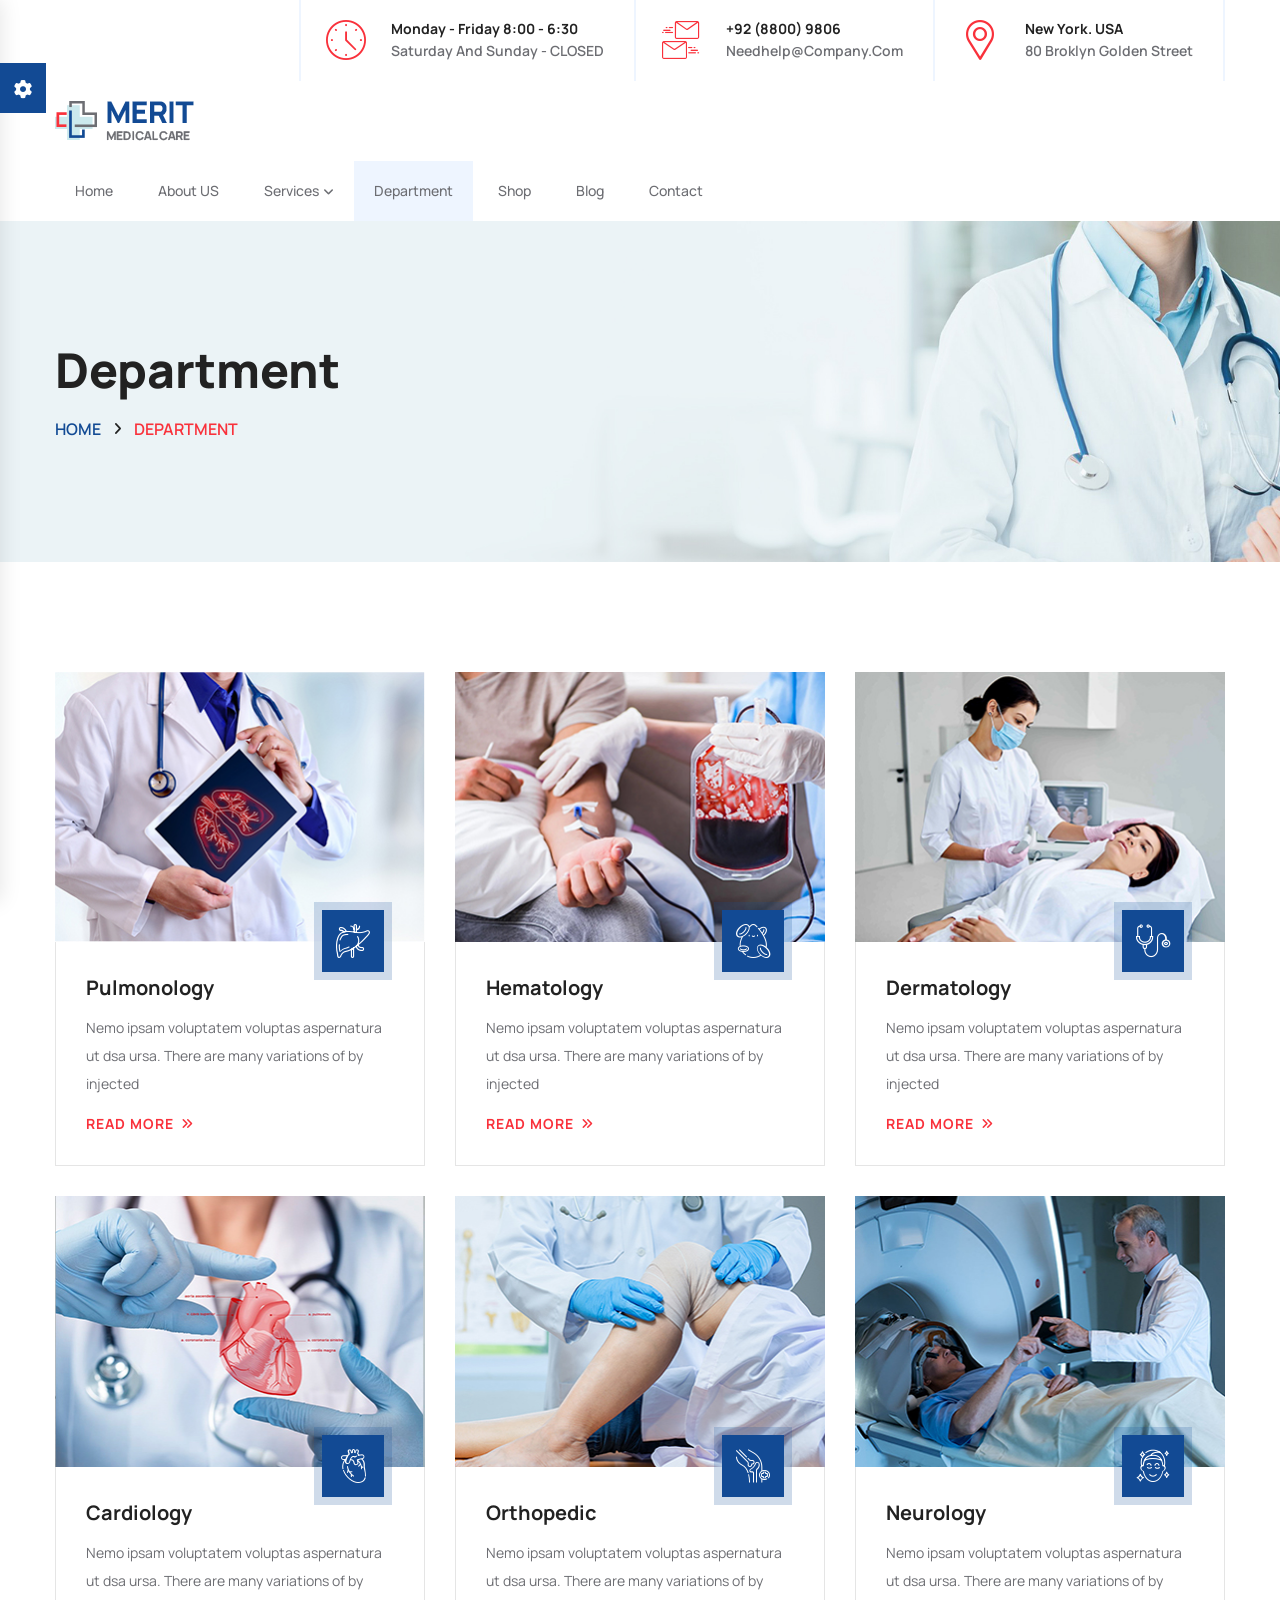
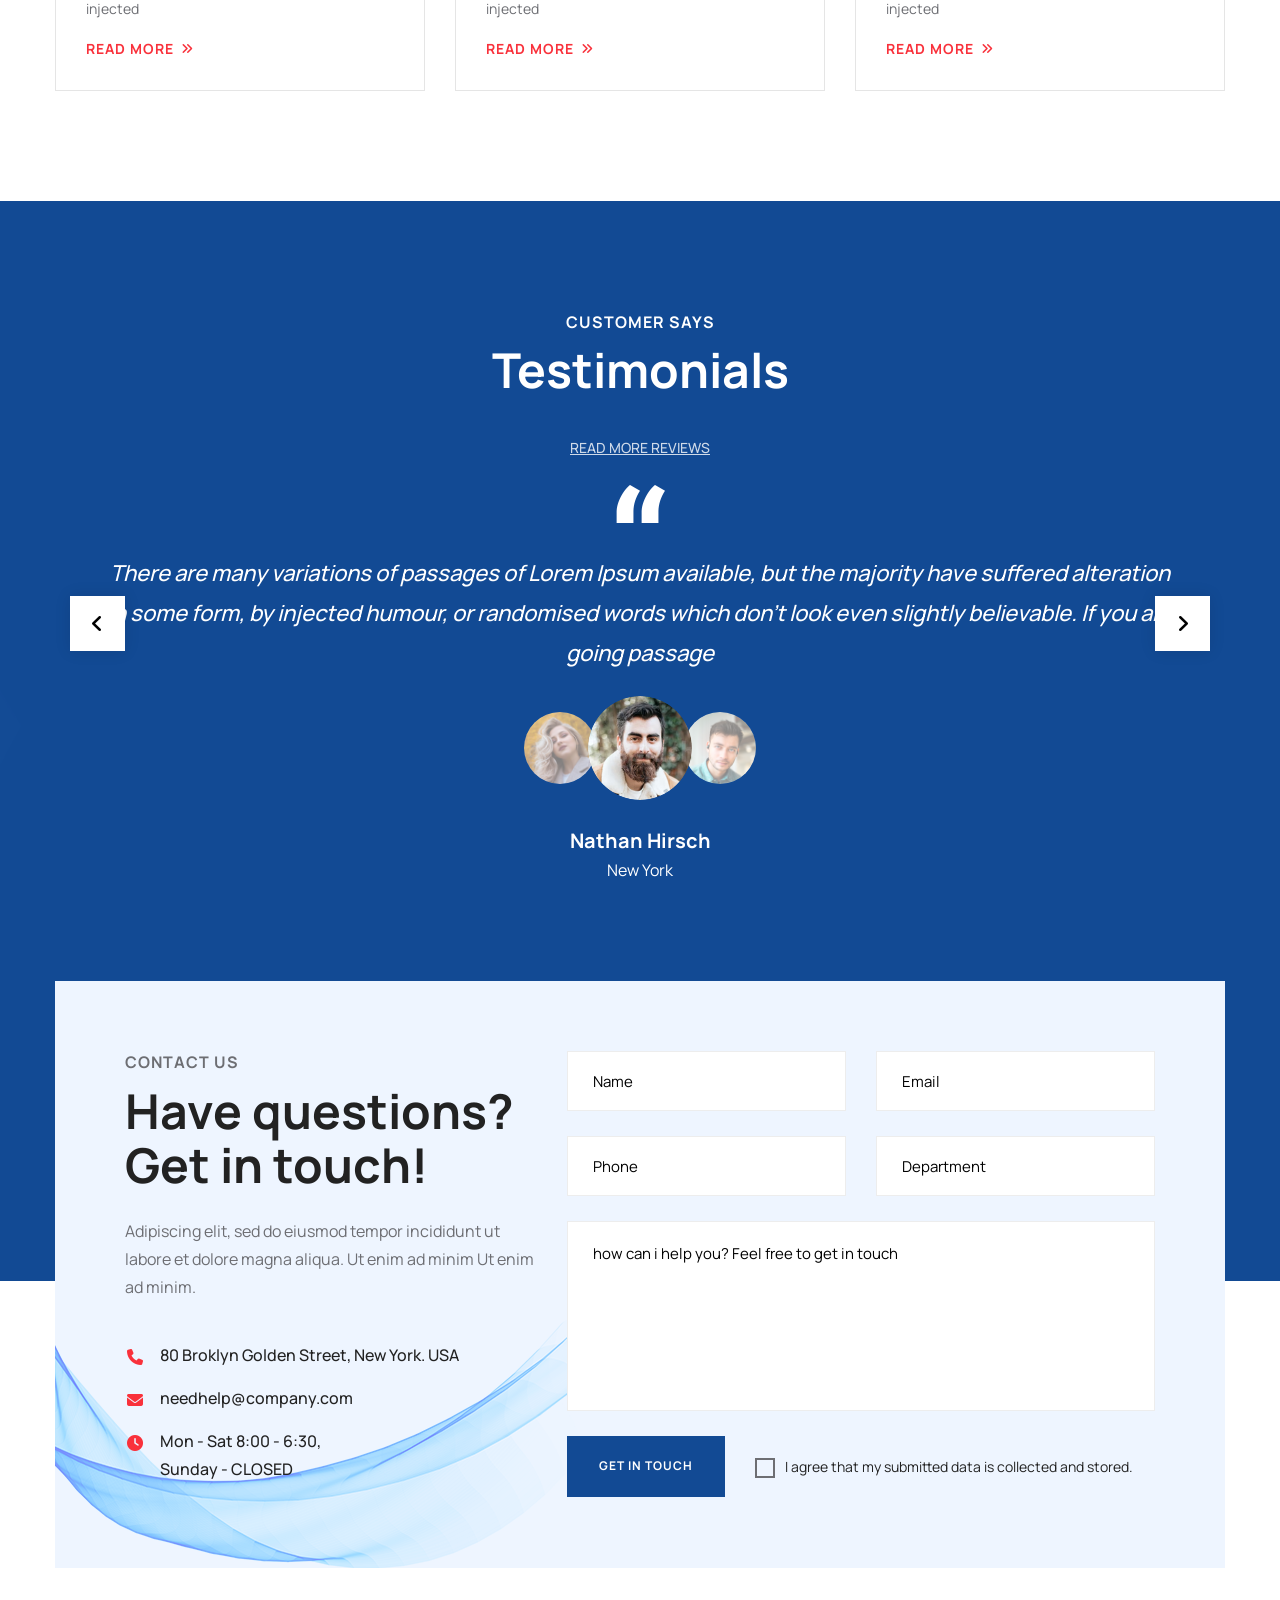
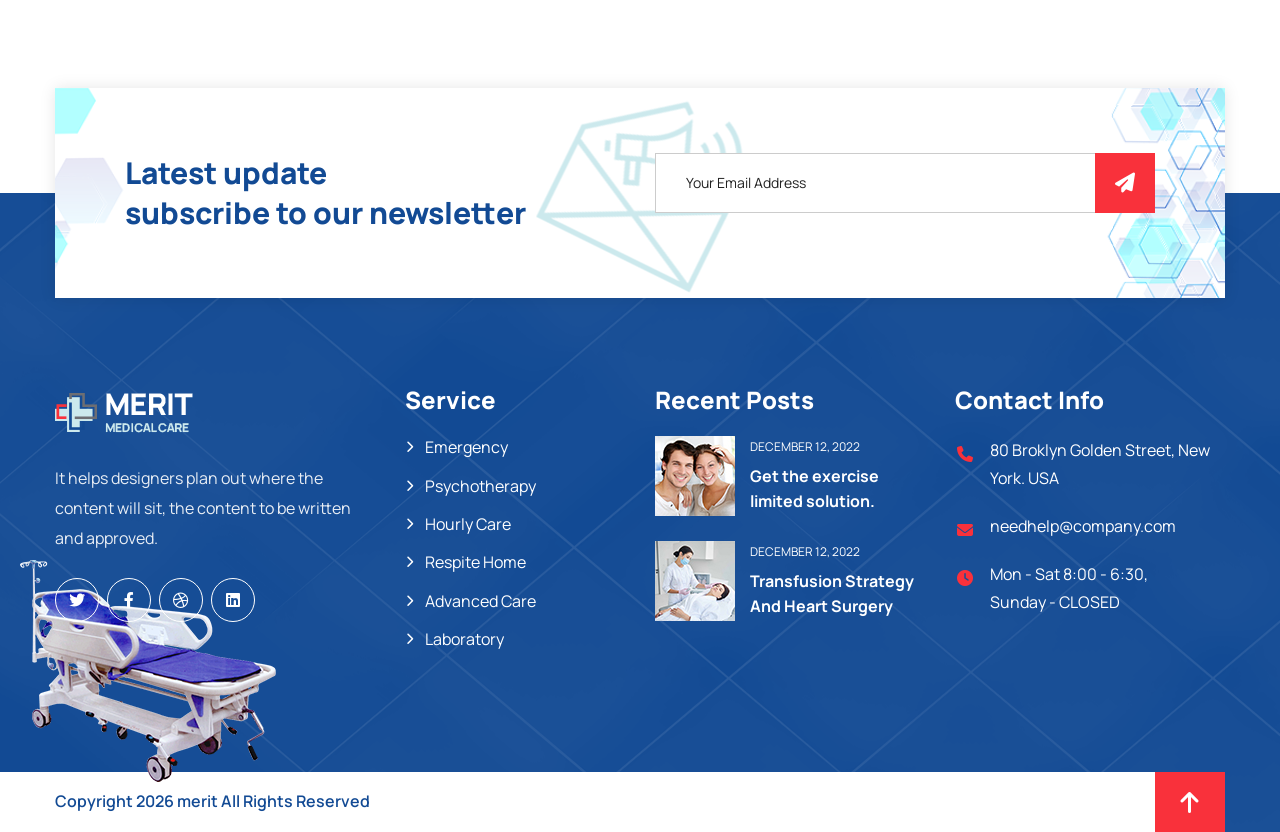
<file: department.html>
<!DOCTYPE html>
<html>


<head>
<meta charset="utf-8">
<title>Merit Medical Business| Home</title>
<!-- Stylesheets -->
<link href="assets/css/bootstrap.css" rel="stylesheet">
<link href="assets/css/style.css" rel="stylesheet">
<link href="assets/css/responsive.css" rel="stylesheet">

<link href="https://fonts.googleapis.com/css2?family=Manrope:wght@300;400;500;600;700&amp;display=swap" rel="stylesheet">

<!--Color Switcher Mockup-->
<link href="assets/css/color-switcher-design.css" rel="stylesheet">

<!-- Color Themes -->
<link id="theme-color-file" href="assets/css/color-themes/default-color.css" rel="stylesheet">

<link rel="shortcut icon" href="assets/images/favicon.png" type="image/x-icon">
<link rel="icon" href="assets/images/favicon.png" type="image/x-icon">

<!-- Responsive -->
<meta http-equiv="X-UA-Compatible" content="IE=edge">
<meta name="viewport" content="width=device-width, initial-scale=1.0, maximum-scale=1.0, user-scalable=0">

<!--[if lt IE 9]><script src="https://cdnjs.cloudflare.com/ajax/libs/html5shiv/3.7.3/html5shiv.js"></script><![endif]-->
<!--[if lt IE 9]><script src="js/respond.js"></script><![endif]-->
</head>

<body class="hidden-bar-wrapper">

<div class="page-wrapper">
 	
	<!-- Preloader -->
    <div class="preloader"></div>
	<!-- End Preloader -->
	
 	<!-- Header Style One -->
    <header class="main-header">
    	
		<!-- Header Upper -->
        <div class="header-upper">
            <div class="auto-container">
                <div class="d-flex justify-content-between align-items-center flex-wrap">
                    
                    <div class="logo-box">
                        <!-- <div class="logo"><a href="index.html"><img src="assets/images/logo.png" alt="" title=""></a></div> -->
                    </div>
                    
                    <div class="upper-right d-flex flex-wrap">
                        
                        <!--Info Box-->
                        <div class="upper-column info-box">
                            <div class="icon-box"><span class="flaticon-clock"></span></div>
                            <ul>
								<li><strong>Monday  - Friday  8:00 - 6:30</strong></li>
                                <li>Saturday and Sunday - CLOSED</li>
                            </ul>
                        </div>
                        
                        <!--Info Box-->
                        <div class="upper-column info-box">
                            <div class="icon-box"><span class="flaticon-send-mail"></span></div>
                            <ul>
                                <li><strong>+92 (8800) 9806</strong></li>
                                <li><a href="mailto:needhelp@company.com">needhelp@company.com</a></li>
                            </ul>
                        </div>
                        
                        <!--Info Box-->
                        <div class="upper-column info-box">
                            <div class="icon-box"><span class="flaticon-placeholder"></span></div>
                            <ul>
								<li><strong>New York. USA</strong></li>
                                <li>80 Broklyn Golden Street</li>
                            </ul>
                        </div>
                        
                    </div>
                    
                </div>
            </div>
        </div>
        <!--End Header Upper-->
		
		<!-- Header Lower -->
        <div class="header-upper">
            <div class="auto-container">
				<div class="inner-container">
					<!-- Logo Box -->
					<div class="logo-box">
						<div class="logo"><a href="index.html"><img src="assets/images/logo.png" alt="" title=""></a></div>
					</div>
					
					<div class="d-flex justify-content-between align-items-center flex-wrap">
						
						<div class="nav-outer">
							<!-- Main Menu -->
							<nav class="main-menu navbar-expand-md">
								<div class="navbar-header">
									<!-- Toggle Button -->    	
									<button class="navbar-toggler" type="button" data-toggle="collapse" data-target="#navbarSupportedContent" aria-controls="navbarSupportedContent" aria-expanded="false" aria-label="Toggle navigation">
										<span class="icon-bar"></span>
										<span class="icon-bar"></span>
										<span class="icon-bar"></span>
									</button>
								</div>
								
								<div class="navbar-collapse collapse clearfix" id="navbarSupportedContent">
									<ul class="navigation clearfix">
										<li class="#"><a href="index.html">Home</a>
											<!-- <ul>
												<li><a href="index.html">Homepage 01 General</a></li>
												<li><a href="index-2.html">Homepage 02 Clinic</a></li>
												<li><a href="index-3.html">Homepage 03 Dentist</a></li>
												<li><a href="index-4.html">Homepage 04 Cardiology</a></li>
												<li><a href="index-5.html">Homepage 05 Surgery</a></li>
												<li><a href="index-6.html">Homepage 06 Veterinary</a></li>
												<li><a href="index-7.html">Homepage 07 Laboratory</a></li>
												<li><a href="index-8.html">Homepage 08 Physiotherapy</a></li>
												<li><a href="index-9.html">Homepage 09 Orthopedics</a></li>
												<li><a href="index-10.html">Homepage 10 Eye-Care</a></li>
												<li class="dropdown"><a href="#">One Pager Style</a>
													<ul>
														<li><a href="index-1.html">HomePage 01 General</a></li>
														<li><a href="index-2-1.html">HomePage 02 Clinic</a></li>
														<li><a href="index-3-1.html">HomePage 03 Dentist</a></li>
														<li><a href="index-4-1.html">HomePage 04 Cardiology</a></li>
														<li><a href="index-5-1.html">HomePage 05 Surgery</a></li>
														<li><a href="index-6-1.html">HomePage 06 Veterinary</a></li>
														<li><a href="index-7-1.html">HomePage 07 Laboratory</a></li>
														<li><a href="index-8-1.html">Homepage 08 Physiotherapy</a></li>
														<li><a href="index-9-1.html">Homepage 09 Orthopedics</a></li>
														<li><a href="index-10-1.html">Homepage 10 Eye-Care</a></li>
													</ul>
												</li>
												<li class="dropdown"><a href="#">Header Styles</a>
													<ul>
														<li><a href="index.html">Header 01 General</a></li>
														<li><a href="index-2.html">Header 02 Clinic</a></li>
														<li><a href="index-3.html">Header 03 Dentist</a></li>
														<li><a href="index-4.html">Header 04 Cardiology</a></li>
														<li><a href="index-5.html">Header 05 Surgery</a></li>
														<li><a href="index-6.html">Header 06 Veterinary</a></li>
														<li><a href="index-7.html">Header 07 Laboratory</a></li>
														<li><a href="index-8.html">Header 08 Physiotherapy</a></li>
														<li><a href="index-9.html">Header 09 Orthopedics</a></li>
														<li><a href="index-10.html">Header 10 Eye-Care</a></li>
													</ul>
												</li>
											</ul> -->
										</li>
										<li class="#"><a href="about.html">About US</a>
											<!-- <ul>
												<li><a href="about.html">About us</a></li>
												<li><a href="faq.html">Faq's</a></li>
												<li><a href="price.html">Price</a></li>
												<li><a href="price-2.html">Price 02</a></li>
												<li><a href="process.html">Process</a></li>
												<li><a href="gallery.html">Projects</a></li>
												<li><a href="timetable.html">Timetable</a></li>
												<li><a href="testimonial.html">Testimonial</a></li>
												<li><a href="coming-soon.html">Coming Soon</a></li>
												<li><a href="terms.html">Terms & Condition</a></li>
												<li><a href="privacy.html">Privacy & Policy</a></li>
												<li class="dropdown"><a href="#">Doctors</a>
													<ul>
														<li><a href="doctors.html">Doctors</a></li>
														<li><a href="doctor-detail.html">Doctor Detail</a></li>
														<li><a href="doctor-detail-2.html">Doctor Detail 02</a></li>
													</ul>
												</li>
											</ul> -->
										</li>
										<li class="dropdown"><a href="services.html">Services</a>
											<ul>
												<li></li>
												<li><a href="intensive-care.html">Trauma & intensive care</a></li>
												<!-- <li><a href="community.html">Community Services</a></li> -->
												<li><a href="diagnosis.html">Diagnosis & Investigation</a></li>
												<li><a href="surgical.html">Medical & Surgical</a></li>
												<li><a href="specialised.html">Specialised Support Service</a></li>
												<li><a href="rehabitation.html">Health Rehabitation</a></li>
											</ul>
										</li>
										<li class="#"><a href="department.html">department</a>
											<!-- <ul>
												<li><a href="department.html">department</a></li>
												<li><a href="department-detail.html">department Detail</a></li>
											</ul> -->
										</li>
										
										<li class="#"><a href="shop.html">Shop</a>
											<!-- <ul>
												<li><a href="shop.html">Our Products</a></li>
												<li><a href="shop-detail.html">Product Single</a></li>
												<li><a href="shopping-cart.html">Shopping Cart</a></li>
												<li><a href="checkout.html">Checkout</a></li>
												<li><a href="register.html">Account</a></li>
											</ul> -->
										</li>
										<li class="#"><a href="blog.html">Blog</a>
											<!-- <ul>
												<li><a href="blog.html">Our Blog</a></li>
												<li><a href="blog-left-sidebar.html">Blog left Sidebar</a></li>
												<li><a href="blog-classic.html">Blog Classic</a></li>
												<li><a href="blog-detail.html">Blog Detail</a></li>
												<li><a href="not-found.html">Not Found</a></li>
											</ul> -->
										</li>
										<li class="#"><a href="contact.html">Contact</a>
											<!-- <ul>
												<li><a href="contact.html">Contact 01</a></li>
												<li><a href="contact-2.html">Contact 02</a></li>
												<li><a href="contact-3.html">Contact 03</a></li>
											</ul> -->
										</li>
									</ul>
								</div>
							</nav>
						</div>
        <!--End Header Upper-->
		
		<!-- Sticky Header  -->
        <div class="sticky-header">
            <div class="auto-container">
				<div class="inner-container d-flex justify-content-between align-items-center flex-wrap">
				
                <!-- Logo -->
                <div class="logo">
                    <a href="index.html" title=""><img src="assets/images/logo.png" alt="" title=""></a>
                </div>
				
                <!-- Right Box -->
                <div class="right-box">
                    <!-- Main Menu -->
                    <nav class="main-menu">
                        <!--Keep This Empty / Menu will come through Javascript-->
                    </nav>
					<!-- Main Menu End-->
					<!-- Mobile Navigation Toggler -->
					<div class="mobile-nav-toggler"><span class="icon flaticon-menu"></span></div>
                </div>
				
            </div>
        </div><!-- End Sticky Menu -->
		</div>
		
		<!-- Mobile Menu  -->
        <div class="mobile-menu">
            <div class="menu-backdrop"></div>
            <div class="close-btn"><span class="icon flaticon-close"></span></div>
            
            <nav class="menu-box">
                <div class="nav-logo"><a href="index.html"><img src="assets/images/logo-small.png" alt="" title=""></a></div>
                <div class="menu-outer"><!--Here Menu Will Come Automatically Via Javascript / Same Menu as in Header--></div>
            </nav>
        </div><!-- End Mobile Menu -->
	
    </header>
	<!-- End Main Header -->
	
	<!-- Sidebar Cart Item -->
	<div class="xs-sidebar-group info-group">
		<div class="xs-overlay xs-bg-black"></div>
		<div class="xs-sidebar-widget">
			<div class="sidebar-widget-container">
				<div class="close-button">
					<span class="fa fa-solid fa-xmark fa-fw"></span>
				</div>
				<div class="sidebar-textwidget">
					
					<!-- Sidebar Info Content -->
					<div class="sidebar-info-contents">
						<div class="content-inner">
						
							<!-- Title Box -->
							<div class="title-box">
								<h5>Shopping <span>Bag</span></h5>
								<div class="price">$15 from free economy shipping</div>
							</div>
							
							<!-- Empty Cart Box -->
							<div class="empty-cart-box">
								<!-- No Product -->
								<div class="no-cart">
									<span class="icon fa fa-sharp fa-solid fa-cart-shopping fa-fw"></span>
									No products in cart.
								</div>
							</div>
							
							<!-- Lower Box -->
							<div class="lower-box">
								<h5>Popular <span>Suggestions</span></h5>
									
								<!-- Post Block -->
								<div class="post-block">
									<div class="inner-box">
										<div class="image">
											<img src="assets/images/resource/post-thumb-1.jpg" alt="" />
										</div>
										<h6><a href="#">Hematology Machine</a></h6>
										<div class="rating">
											<span class="fa fa-star"></span>
											<span class="fa fa-star"></span>
											<span class="fa fa-star"></span>
											<span class="fa fa-star"></span>
											<span class="fa fa-star"></span>
										</div>
										<div class="price-box">$125</div>
										<a class="theme-btn bag-btn" href="#">add to bag</a>
									</div>
								</div>
								
								<!-- Post Block -->
								<div class="post-block">
									<div class="inner-box">
										<div class="image">
											<img src="assets/images/resource/post-thumb-2.jpg" alt="" />
										</div>
										<h6><a href="#">Dermatology</a></h6>
										<div class="rating">
											<span class="fa fa-star"></span>
											<span class="fa fa-star"></span>
											<span class="fa fa-star"></span>
											<span class="fa fa-star"></span>
											<span class="fa fa-star"></span>
										</div>
										<div class="price-box">$205</div>
										<a class="theme-btn bag-btn" href="#">add to bag</a>
									</div>
								</div>
								
								<!-- Post Block -->
								<div class="post-block">
									<div class="inner-box">
										<div class="image">
											<img src="assets/images/resource/post-thumb-3.jpg" alt="" />
										</div>
										<h6><a href="#">Cardiology</a></h6>
										<div class="rating">
											<span class="fa fa-star"></span>
											<span class="fa fa-star"></span>
											<span class="fa fa-star"></span>
											<span class="fa fa-star"></span>
											<span class="fa fa-star"></span>
										</div>
										<div class="price-box">$125</div>
										<a class="theme-btn bag-btn" href="#">add to bag</a>
									</div>
								</div>
								
							</div>
							
						</div>
					</div>
					
				</div>
			</div>
		</div>
	</div>
	
	<!-- About Sidebar -->
	<div class="about-sidebar">
		<div class="gradient-layer"></div>
		<!-- Close Button -->
		<div class="close-sidebar-widget close-button">
			<span class="fa fa-solid fa-xmark fa-fw"></span>
		</div>
		<div class="sidebar-inner">
			<div class="upper-box">
				<div class="image">
					<img src="assets/images/resource/modern.jpg" alt="" />
				</div>
				<div class="content-box">
					<h3>About <span>Merit</span></h3>
					<div class="text">Ut enim ad minim. facilisis suspendisseipsum dolor sit amet dolore consectetur adipisicing elit sed do eiusmod tempor incididunt ut labore et magna aliqua enim ad minim veniam, quis nostrud.</div>
					<ul class="about-one_list">
						<li>Medicine and instrument</li>
						<li>Instant Operation & Appointment</li>
						<li>From Scintific Jornal</li>
						<li>100% Expert Doctors</li>
					</ul>
				</div>
			</div>
			<!-- Social Box -->
			<div class="social-box">
				<a href="https://youtube.com/" class="youtube fa-brands fa-youtube"></a>
				<a href="https://twitter.com/" class="twitter fa-brands fa-twitter"></a>
				<a href="https://facebook.com/" class="facebook fa-brands fa-facebook-f"></a>
				<a href="https://instagram.com/" class="instagram fa-brands fa-instagram"></a>
			</div>
		</div>
	</div>
	<!-- End About Sidebar -->
	
	<!-- Page Title -->
    <section class="page-title" style="background-image:url(assets/images/background/3.jpg)">
        <div class="auto-container">
			<h2>Department</h2>
			<ul class="bread-crumb clearfix">
				<li><a href="index.html">Home</a></li>
				<li>Department</li>
			</ul>
        </div>
    </section>
    <!-- End Page Title -->
	
	<!-- Department One -->
	<section class="department-one">
		<div class="auto-container">
			<div class="row clearfix">
				
				<!-- Department Block -->
				<div class="department-one_block-two col-lg-4 col-md-6 col-sm-12">
					<div class="department-one_block-two_inner">
						<div class="department-one_block-two_image">
							<a href="department-detail.html"><img src="assets/images/resource/department-7.jpg" alt="" /></a>
						</div>
						<div class="department-one_block-two_content">
							<span class="department-one_block-two_icon flaticon-liver"></span>
							<h5 class="department-one_block-two_heading"><a href="department-detail.html">Pulmonology</a></h5>
							<div class="department-one_block-two_text">Nemo ipsam voluptatem voluptas aspernatura ut dsa ursa. There are many variations of by injected </div>
							<a class="department-one_block-two_more" href="department-detail.html">read more</a>
						</div>
					</div>
				</div>
				
				<!-- Department Block -->
				<div class="department-one_block-two col-lg-4 col-md-6 col-sm-12">
					<div class="department-one_block-two_inner">
						<div class="department-one_block-two_image">
							<a href="department-detail.html"><img src="assets/images/resource/department-8.jpg" alt="" /></a>
						</div>
						<div class="department-one_block-two_content">
							<span class="department-one_block-two_icon flaticon-hematology"></span>
							<h5 class="department-one_block-two_heading"><a href="department-detail.html">Hematology</a></h5>
							<div class="department-one_block-two_text">Nemo ipsam voluptatem voluptas aspernatura ut dsa ursa. There are many variations of by injected </div>
							<a class="department-one_block-two_more" href="department-detail.html">read more</a>
						</div>
					</div>
				</div>
				
				<!-- Department Block -->
				<div class="department-one_block-two col-lg-4 col-md-6 col-sm-12">
					<div class="department-one_block-two_inner">
						<div class="department-one_block-two_image">
							<a href="department-detail.html"><img src="assets/images/resource/department-9.jpg" alt="" /></a>
						</div>
						<div class="department-one_block-two_content">
							<span class="department-one_block-two_icon flaticon-stethoscope"></span>
							<h5 class="department-one_block-two_heading"><a href="department-detail.html">Dermatology</a></h5>
							<div class="department-one_block-two_text">Nemo ipsam voluptatem voluptas aspernatura ut dsa ursa. There are many variations of by injected </div>
							<a class="department-one_block-two_more" href="department-detail.html">read more</a>
						</div>
					</div>
				</div>
				
				<!-- Department Block -->
				<div class="department-one_block-two col-lg-4 col-md-6 col-sm-12">
					<div class="department-one_block-two_inner">
						<div class="department-one_block-two_image">
							<a href="department-detail.html"><img src="assets/images/resource/department-10.jpg" alt="" /></a>
						</div>
						<div class="department-one_block-two_content">
							<span class="department-one_block-two_icon flaticon-heart"></span>
							<h5 class="department-one_block-two_heading"><a href="department-detail.html">Cardiology</a></h5>
							<div class="department-one_block-two_text">Nemo ipsam voluptatem voluptas aspernatura ut dsa ursa. There are many variations of by injected </div>
							<a class="department-one_block-two_more" href="department-detail.html">read more</a>
						</div>
					</div>
				</div>
				
				<!-- Department Block -->
				<div class="department-one_block-two col-lg-4 col-md-6 col-sm-12">
					<div class="department-one_block-two_inner">
						<div class="department-one_block-two_image">
							<a href="department-detail.html"><img src="assets/images/resource/department-11.jpg" alt="" /></a>
						</div>
						<div class="department-one_block-two_content">
							<span class="department-one_block-two_icon flaticon-orthopedics"></span>
							<h5 class="department-one_block-two_heading"><a href="department-detail.html">Orthopedic</a></h5>
							<div class="department-one_block-two_text">Nemo ipsam voluptatem voluptas aspernatura ut dsa ursa. There are many variations of by injected </div>
							<a class="department-one_block-two_more" href="department-detail.html">read more</a>
						</div>
					</div>
				</div>
				
				<!-- Department Block -->
				<div class="department-one_block-two col-lg-4 col-md-6 col-sm-12">
					<div class="department-one_block-two_inner">
						<div class="department-one_block-two_image">
							<a href="department-detail.html"><img src="assets/images/resource/department-12.jpg" alt="" /></a>
						</div>
						<div class="department-one_block-two_content">
							<span class="department-one_block-two_icon flaticon-skin"></span>
							<h5 class="department-one_block-two_heading"><a href="department-detail.html">Neurology</a></h5>
							<div class="department-one_block-two_text">Nemo ipsam voluptatem voluptas aspernatura ut dsa ursa. There are many variations of by injected </div>
							<a class="department-one_block-two_more" href="department-detail.html">read more</a>
						</div>
					</div>
				</div>
				
			</div>
		</div>
	</section>
	<!-- End Department One -->
	
	<!-- Testimonial Two -->
    <section class="testimonial-two style-two">
		<div class="testimonial-two_pattern" style="background-image:url(assets/images/background/pattern-15.png)"></div>
		<div class="auto-container">
			
			<!-- Sec Title -->
			<div class="sec-title light centered">
				<div class="sec-title_title">Customer says</div>
				<h2 class="sec-title_heading">Testimonials</h2>
			</div>
			<a class="testimonial-two-reviews" href="#">Read More Reviews</a>
				
			<div class="testimonial-outer">
		
				<!-- Client Testimonial Carousel -->
				<div class="client-testimonial-carousel owl-carousel owl-theme">
				
					<!-- Testimonial Two -->
					<div class="testimonial-block_two">
						<div class="testimonial-block_two-inner">
							<div class="testimonial-block_two-quote"><img src="assets/images/icons/quote.png" alt="" /></div>
							<div class="testimonial-block_two-text">There are many variations of passages of Lorem Ipsum available, but the majority have suffered alteration in some form, by injected humour, or randomised words which don't look even slightly believable. If you are going passage</div>
						</div>
					</div>
					
					<!-- Testimonial Two -->
					<div class="testimonial-block_two">
						<div class="testimonial-block_two-inner">
							<div class="testimonial-block_two-quote"><img src="assets/images/icons/quote.png" alt="" /></div>
							<div class="testimonial-block_two-text">There are many variations of passages of Lorem Ipsum available, but the majority have suffered alteration in some form, by injected humour, or randomised words which don't look even slightly believable. If you are going passage</div>
						</div>
					</div>
					
					<!-- Testimonial Two -->
					<div class="testimonial-block_two">
						<div class="testimonial-block_two-inner">
							<div class="testimonial-block_two-quote"><img src="assets/images/icons/quote.png" alt="" /></div>
							<div class="testimonial-block_two-text">There are many variations of passages of Lorem Ipsum available, but the majority have suffered alteration in some form, by injected humour, or randomised words which don't look even slightly believable. If you are going passage</div>
						</div>
					</div>
					
					<!-- Testimonial Two -->
					<div class="testimonial-block_two">
						<div class="testimonial-block_two-inner">
							<div class="testimonial-block_two-quote"><img src="assets/images/icons/quote.png" alt="" /></div>
							<div class="testimonial-block_two-text">There are many variations of passages of Lorem Ipsum available, but the majority have suffered alteration in some form, by injected humour, or randomised words which don't look even slightly believable. If you are going passage</div>
						</div>
					</div>
					
					<!-- Testimonial Two -->
					<div class="testimonial-block_two">
						<div class="testimonial-block_two-inner">
							<div class="testimonial-block_two-quote"><img src="assets/images/icons/quote.png" alt="" /></div>
							<div class="testimonial-block_two-text">There are many variations of passages of Lorem Ipsum available, but the majority have suffered alteration in some form, by injected humour, or randomised words which don't look even slightly believable. If you are going passage</div>
						</div>
					</div>
					
					<!-- Testimonial Two -->
					<div class="testimonial-block_two">
						<div class="testimonial-block_two-inner">
							<div class="testimonial-block_two-quote"><img src="assets/images/icons/quote.png" alt="" /></div>
							<div class="testimonial-block_two-text">There are many variations of passages of Lorem Ipsum available, but the majority have suffered alteration in some form, by injected humour, or randomised words which don't look even slightly believable. If you are going passage</div>
						</div>
					</div>
					
				</div>
				
				<!--Product Thumbs Carousel-->
				<div class="client-thumb-outer">
					<div class="client-thumbs-carousel owl-carousel owl-theme">
						<div class="thumb-item">
							<figure class="thumb-box"><img src="assets/images/resource/author-1.jpg" alt=""></figure>
							<div class="author-info">
								<div class="author-name">Nathan Hirsch</div>
								<div class="location">New York</div>
							</div>
						</div>
						<div class="thumb-item">
							<figure class="thumb-box"><img src="assets/images/resource/author-2.jpg" alt=""></figure>
							<div class="author-info">
								<div class="author-name">Nathan Hirsch</div>
								<div class="location">New York</div>
							</div>
						</div>
						<div class="thumb-item">
							<figure class="thumb-box"><img src="assets/images/resource/author-3.jpg" alt=""></figure>
							<div class="author-info">
								<div class="author-name">Nathan Hirsch</div>
								<div class="location">New York</div>
							</div>
						</div>
						<div class="thumb-item">
							<figure class="thumb-box"><img src="assets/images/resource/author-1.jpg" alt=""></figure>
							<div class="author-info">
								<div class="author-name">Nathan Hirsch</div>
								<div class="location">New York</div>
							</div>
						</div>
						<div class="thumb-item">
							<figure class="thumb-box"><img src="assets/images/resource/author-2.jpg" alt=""></figure>
							<div class="author-info">
								<div class="author-name">Nathan Hirsch</div>
								<div class="location">New York</div>
							</div>
						</div>
						<div class="thumb-item">
							<figure class="thumb-box"><img src="assets/images/resource/author-3.jpg" alt=""></figure>
							<div class="author-info">
								<div class="author-name">Nathan Hirsch</div>
								<div class="location">New York</div>
							</div>
						</div>
					</div>
				</div>
			
			</div>
		</div>
	</section>
	<!-- End Testimonial Two -->
	
	<!-- Question One -->
	<section class="question-one style-two">
		<div class="auto-container">
			<div class="question-one-inner_container" style="background-image:url(assets/images/background/pattern-14.png)">
				<div class="row clearfix">
					<!-- Title Column -->
					<div class="question-one_title-column col-lg-5 col-md-12 col-sm-12">
						<!-- Sec Title -->
						<div class="sec-title">
							<div class="sec-title_title">CONTACT US</div>
							<h2 class="sec-title_heading">Have questions? Get in touch!</h2>
							<div class="sec-title_text">Adipiscing elit, sed do eiusmod tempor incididunt ut labore et dolore magna aliqua. Ut enim ad minim Ut enim ad minim.</div>
						</div>
						<ul class="question-one_contact-list">
							<li><span class="icon fa-solid fa-phone fa-fw"></span>80 Broklyn Golden Street, New York. USA</li>
							<li><span class="icon fa-solid fa-envelope fa-fw"></span> <a href="mailto:needhelp@company.com">needhelp@company.com</a></li>
							<li><span class="icon fa-solid fa-clock fa-fw"></span>Mon - Sat 8:00 - 6:30, <br> Sunday - CLOSED</li>
						</ul>
					</div>
					<!-- Form Column -->
					<div class="question-one_form-column col-lg-7 col-md-12 col-sm-12">
						
						<!-- Default Form -->
						<div class="default-form">
							<form method="post" action="https://html.themerange.com/merit/merit/contact.html">
								<div class="row clearfix">
									
									<div class="col-lg-6 col-md-6 col-sm-12 form-group">
										<input type="text" name="username" placeholder="Name" required="">
									</div>
									
									<div class="col-lg-6 col-md-6 col-sm-12 form-group">
										<input type="text" name="email" placeholder="Email" required="">
									</div>
									
									<div class="col-lg-6 col-md-6 col-sm-12 form-group">
										<input type="text" name="phone" placeholder="Phone" required="">
									</div>
									
									<div class="col-lg-6 col-md-6 col-sm-12 form-group">
										<input type="text" name="department" placeholder="Department" required="">
									</div>
									
									<div class="col-lg-12 col-md-12 col-sm-12 form-group">
										<textarea class="" name="message" placeholder="how can i help you? Feel free to get in touch"></textarea>
									</div>
									
									<div class="col-lg-12 col-md-12 col-sm-12 form-group">
										<!-- Button Box -->
										<div class="button-box align-items-center flex-wrap d-flex">
											<button class="theme-btn btn-style-one">
												<span class="btn-wrap">
													<span class="text-one">get in touch</span>
													<span class="text-two">get in touch</span>
												</span>
											</button>
											<div class="check-box">
												<input type="checkbox" name="remember-password" id="type-1">
												<label for="type-1">I agree that my submitted data is collected and stored.</label>
											</div>
										</div>
									</div>
									
								</div>
							</form>
						</div>
						<!-- End Default Form -->
						
					</div>
				</div>
			</div>
		</div>
	</section>
	<!-- End Question One -->
	
	<!-- Newsletter Section / Style Two -->
	<section class="newsletter-one style-two">
		<div class="auto-container">
			<div class="newsletter-one_inner-container" style="background-image:url(assets/images/background/pattern-7.png)">
				<div class="newsletter-one_icon">
					<img src="assets/images/icons/envelope.png" alt="" />
				</div>
				<div class="row clearfix">
					<!-- Title Column -->
					<div class="newsletter-one_title-column col-lg-6 col-md-12 col-sm-12">
						<h3 class="newsletter-one_title">Latest update <br> subscribe to our newsletter</h3>
					</div>
					<!-- Form Column -->
					<div class="newsletter-one_form-column col-lg-6 col-md-12 col-sm-12">
						<!-- Subscribe Form -->
						<div class="subscribe-form">
							<form method="post" action="https://html.themerange.com/merit/merit/contact.html">
								<div class="form-group">
									<input type="email" name="email" value="" placeholder="Your Email Address" required>
									<button type="submit" class="theme-btn fa-solid fa-paper-plane fa-fw"></button>
								</div>
							</form>
						</div>
					</div>
				</div>
			</div>
		</div>
	</section>
	<!-- End Newsletter Section -->
	
	<!--Main Footer-->
    <footer class="main-footer" style="background-image: url(assets/images/background/pattern-8.png)">
		<!-- Vector One -->
		<span class="footer-vector_one">
			<img src="assets/images/resource/footer-vector-1.png" alt="" />
		</span>
		<!-- Vector Two -->
		<span class="footer-vector_two">
			<img src="assets/images/resource/footer-vector-2.png" alt="" />
		</span>
		<div class="auto-container">
        	<!--Widgets Section-->
            <div class="main-footer_widgets">
            	<div class="row clearfix">
                	
                    <!--big column-->
                    <div class="big-column col-lg-6 col-md-12 col-sm-12">
                        <div class="row clearfix">
							
							<!--Footer Column-->
                            <div class="main-footer_column col-lg-7 col-md-6 col-sm-12">
                                <div class="footer-widget logo-widget">
									<div class="main-footer_logo">
                                    	<a href="index.html"><img src="assets/images/footer-logo.png" alt="" /></a>
                                    </div>
                                    <div class="main-footer_text">It helps designers plan out where the content will sit, the content to be written and approved.</div>
									<!-- Social Box -->
									<ul class="footer-social_box">
										<li><a href="https://www.twitter.com/" class="fa-brands fa-twitter fa-fw"></a></li>
										<li><a href="https://www.facebook.com/" class="fa-brands fa-facebook-f fa-fw"></a></li>
										<li><a href="https://dribbble.com/" class="fa-brands fa-dribbble fa-fw"></a></li>
										<li><a href="https://www.linkedin.com/" class="fa-brands fa-linkedin fa-fw"></a></li>
									</ul>
								</div>
							</div>
							
							<!--Footer Column-->
                            <div class="main-footer_column col-lg-5 col-md-6 col-sm-12">
                                <div class="footer-widget links-widget">
									<h4 class="main-footer_title">Service</h4>
									<ul class="main-footer_list">
										<li><a href="#">Emergency</a></li>
										<li><a href="#">Psychotherapy</a></li>
										<li><a href="#">Hourly Care</a></li>
										<li><a href="#">Respite Home</a></li>
										<li><a href="#">Advanced Care</a></li>
										<li><a href="#">Laboratory</a></li>
									</ul>
								</div>
							</div>
							
						</div>
					</div>
					
					<!--big column-->
                    <div class="big-column col-lg-6 col-md-12 col-sm-12">
                        <div class="row clearfix">
							
							<!--Footer Column-->
                            <div class="main-footer_column col-lg-6 col-md-6 col-sm-12">
                                <div class="footer-widget news-widget">
									<h4 class="main-footer_title">Recent Posts</h4>
									
									<!--News Widget Block-->
                                    <div class="news-widget-block">
                                        <div class="news-widget_image">
											<img src="assets/images/resource/news-widget-1.jpg" alt="" />
										</div>
										<div class="news-widget_post-date">DECEMBER 12, 2022</div>
										<h6 class="news-widget_title"><a href="blog-detail.html">Get the exercise limited solution.</a></h6>
                                    </div>
									
									<!--News Widget Block-->
                                    <div class="news-widget-block">
										<div class="news-widget_image">
											<img src="assets/images/resource/news-widget-2.jpg" alt="" />
										</div>
										<div class="news-widget_post-date">DECEMBER 12, 2022</div>
										<h6 class="news-widget_title"><a href="blog-detail.html">Transfusion Strategy And Heart Surgery</a></h6>
                                    </div>
									
								</div>
							</div>
							
							<!--Footer Column-->
                            <div class="main-footer_column col-lg-6 col-md-6 col-sm-12">
                                <div class="footer-widget contact-widget">
									<h4 class="main-footer_title">Contact Info</h4>
									<ul class="main-footer_contact-list">
										<li><span class="icon fa-solid fa-phone fa-fw"></span>80 Broklyn Golden Street, New York. USA</li>
										<li><span class="icon fa-solid fa-envelope fa-fw"></span> <a href="mailto:needhelp@company.com">needhelp@company.com</a></li>
										<li><span class="icon fa-solid fa-clock fa-fw"></span>Mon - Sat 8:00 - 6:30, <br> Sunday - CLOSED</li>
									</ul>
									
								</div>
							</div>
							
						</div>
					</div>
					
				</div>
			</div>
			
			<!-- Footer Bottom -->
			<div class="main-footer_bottom">
				<div class="d-flex justify-content-between align-items-center flex-wrap">
					<div class="footer_copyright">Copyright 2026 merit All Rights Reserved</div>
					<!-- Scroll To Top -->
					<div class="footer-scroll_top scroll-to-target" data-target="html"><span class="fa fa-arrow-up"></span></div>
				</div>
			</div>
			
		</div>
	</footer>
	
	<!-- Search Popup -->
	<div class="search-popup">
		<div class="color-layer"></div>
		<button class="close-search"><span class="fa fa-solid fa-xmark fa-fw"></span></button>
		<form method="post" action="https://html.themerange.com/merit/merit/blog.html">
			<div class="form-group">
				<input type="search" name="search-field" value="" placeholder="Search Here" required="">
				<button class="fa fa-solid fa-magnifying-glass fa-fw" type="submit"></button>
			</div>
		</form>
	</div>
	<!-- End Search Popup -->
	
</div>
<!-- End PageWrapper -->

<!-- Color Palate / Color Switcher -->
<div class="color-palate">
	<div class="color-trigger">
		<i class="fa-solid fa-gear fa-fw"></i>
	</div>
	<div class="color-palate-inner">
		<div class="color-palate-head">
			<h6>Choose Options</h6>
		</div>
		
		<!-- Colors -->
		<div class="various-color clearfix">
			<div class="colors-list">
				<span class="palate default-color active" data-theme-file="assets/css/color-themes/default-color.css"></span>
				<span class="palate green-color" data-theme-file="assets/css/color-themes/green-color.css"></span>
				<span class="palate olive-color" data-theme-file="assets/css/color-themes/blue-color.css"></span>
				<span class="palate orange-color" data-theme-file="assets/css/color-themes/orange-color.css"></span>
				<span class="palate purple-color" data-theme-file="assets/css/color-themes/purple-color.css"></span>
				<span class="palate teal-color" data-theme-file="assets/css/color-themes/teal-color.css"></span>
				<span class="palate brown-color" data-theme-file="assets/css/color-themes/brown-color.css"></span>
				<span class="palate yellow-color" data-theme-file="assets/css/color-themes/yellow-color.css"></span>
			</div>
		</div>
				
		<h6>RTL Version</h6>
		<ul class="rtl-version option-box"> <li class="rtl">RTL Version</li> <li>LTR Version</li> </ul>
		<h6>Boxed Version</h6>
		<ul class="box-version option-box"> <li class="box">Boxed</li> <li>Full width</li></ul>
		<h6>Want Sticky Header</h6>
		<ul class="header-version option-box"> <li class="box">No</li> <li>Yes</li></ul>
		<h6>Dark Verion</h6>
		<ul class="dark-version option-box"> <li class="box">Yes</li> <li>No</li></ul>
		
		<div class="purchase-box">
			You will find much more options for colors and styling in admin panel. This color picker is used only for demonstation purposes.
			<a href="#" class="theme-btn btn-style-two">
				<span class="btn-wrap">
					<span class="text-one">buy now</span>
					<span class="text-two">buy now</span>
				</span>
			</a>
		</div>
		
	</div>
</div>
<!-- End Color Palate / Color Switcher -->

<!-- Scroll To Top -->
<div class="scroll-to-top scroll-to-target" data-target="html"><span class="fa fa-arrow-up"></span></div>

<script src="assets/js/jquery.js"></script>
<script src="assets/js/popper.min.js"></script>
<script src="assets/js/bootstrap.min.js"></script>
<script src="assets/js/jquery.mCustomScrollbar.concat.min.js"></script>
<script src="assets/js/appear.js"></script>
<script src="assets/js/parallax.min.js"></script>
<script src="assets/js/tilt.jquery.min.js"></script>
<script src="assets/js/jquery.paroller.min.js"></script>
<script src="assets/js/owl.js"></script>
<script src="assets/js/wow.js"></script>
<script src="assets/js/odometer.js"></script>
<script src="assets/js/parallax-scroll.js"></script>
<script src="assets/js/magnific-popup.min.js"></script>
<script src="assets/js/nav-tool.js"></script>
<script src="assets/js/jquery-ui.js"></script>
<script src="assets/js/script.js"></script>
<script src="assets/js/color-settings.js"></script>

</body>

</html>
</file>
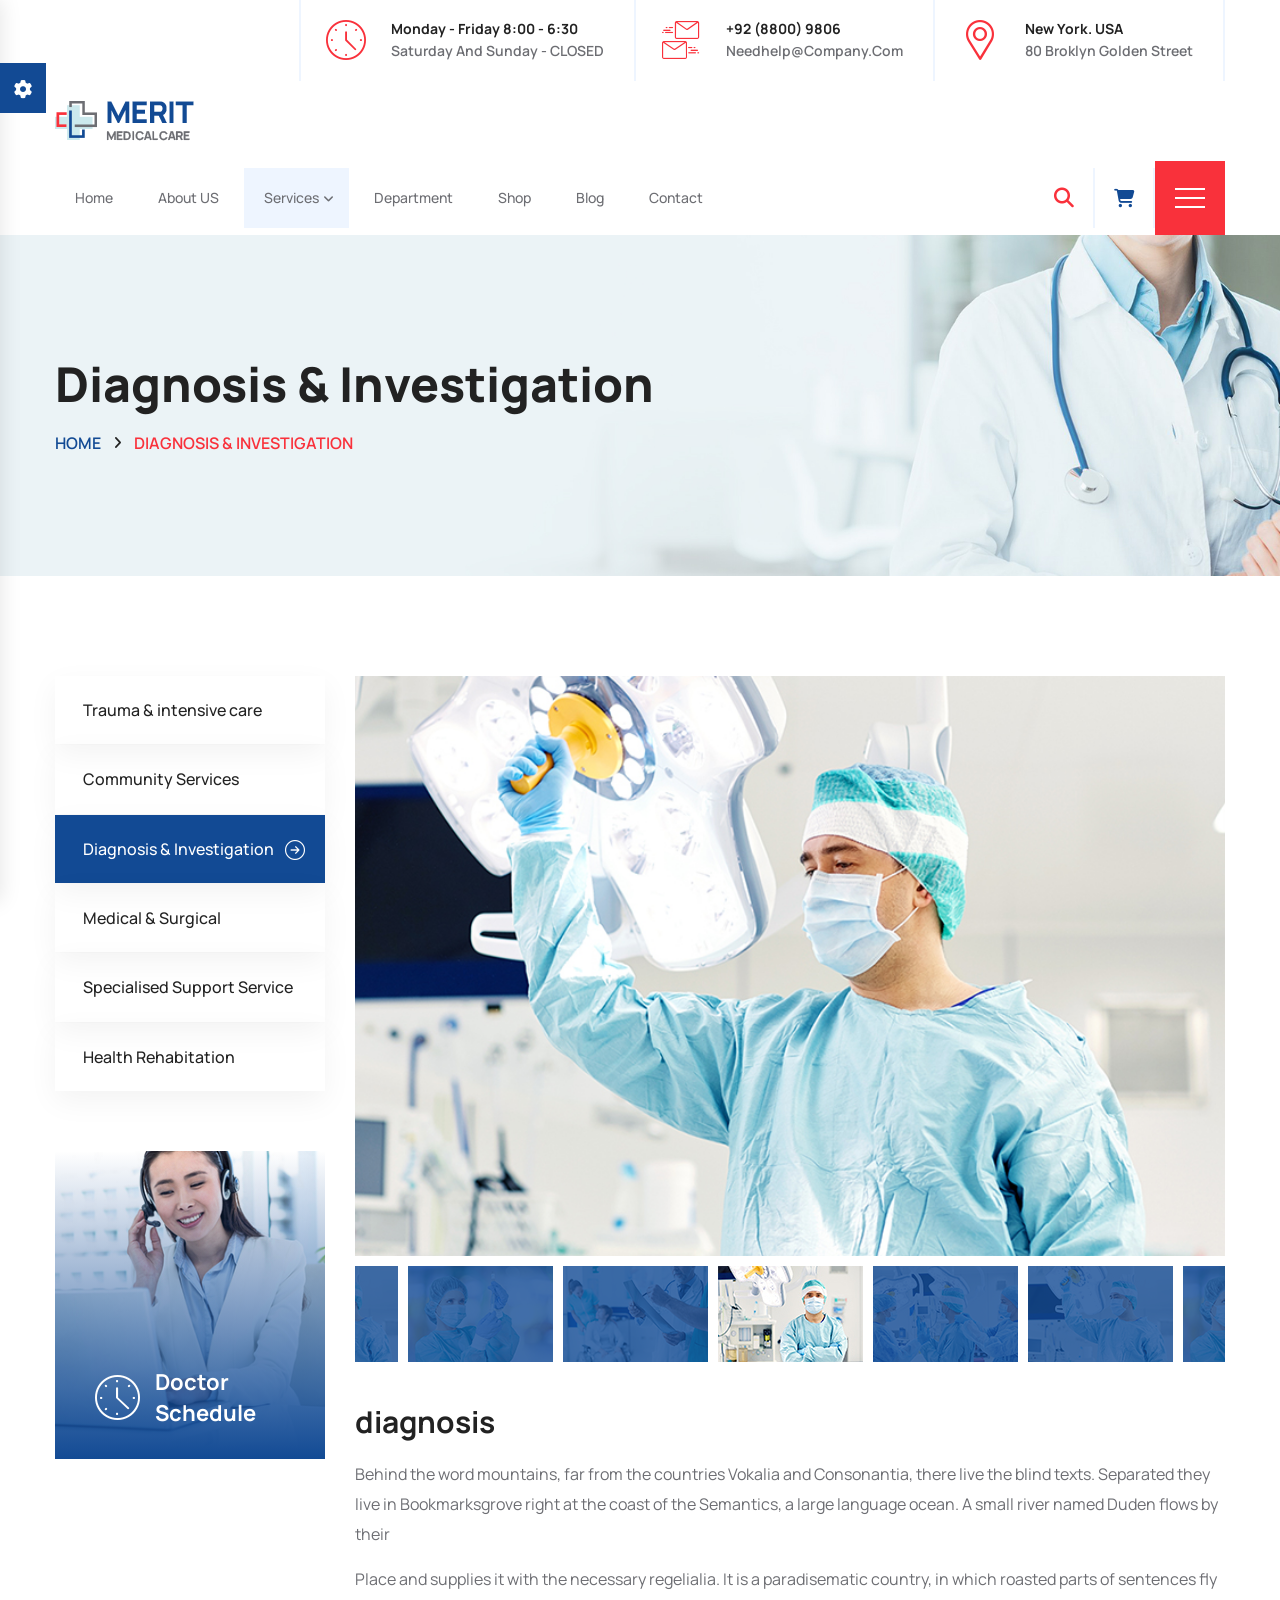
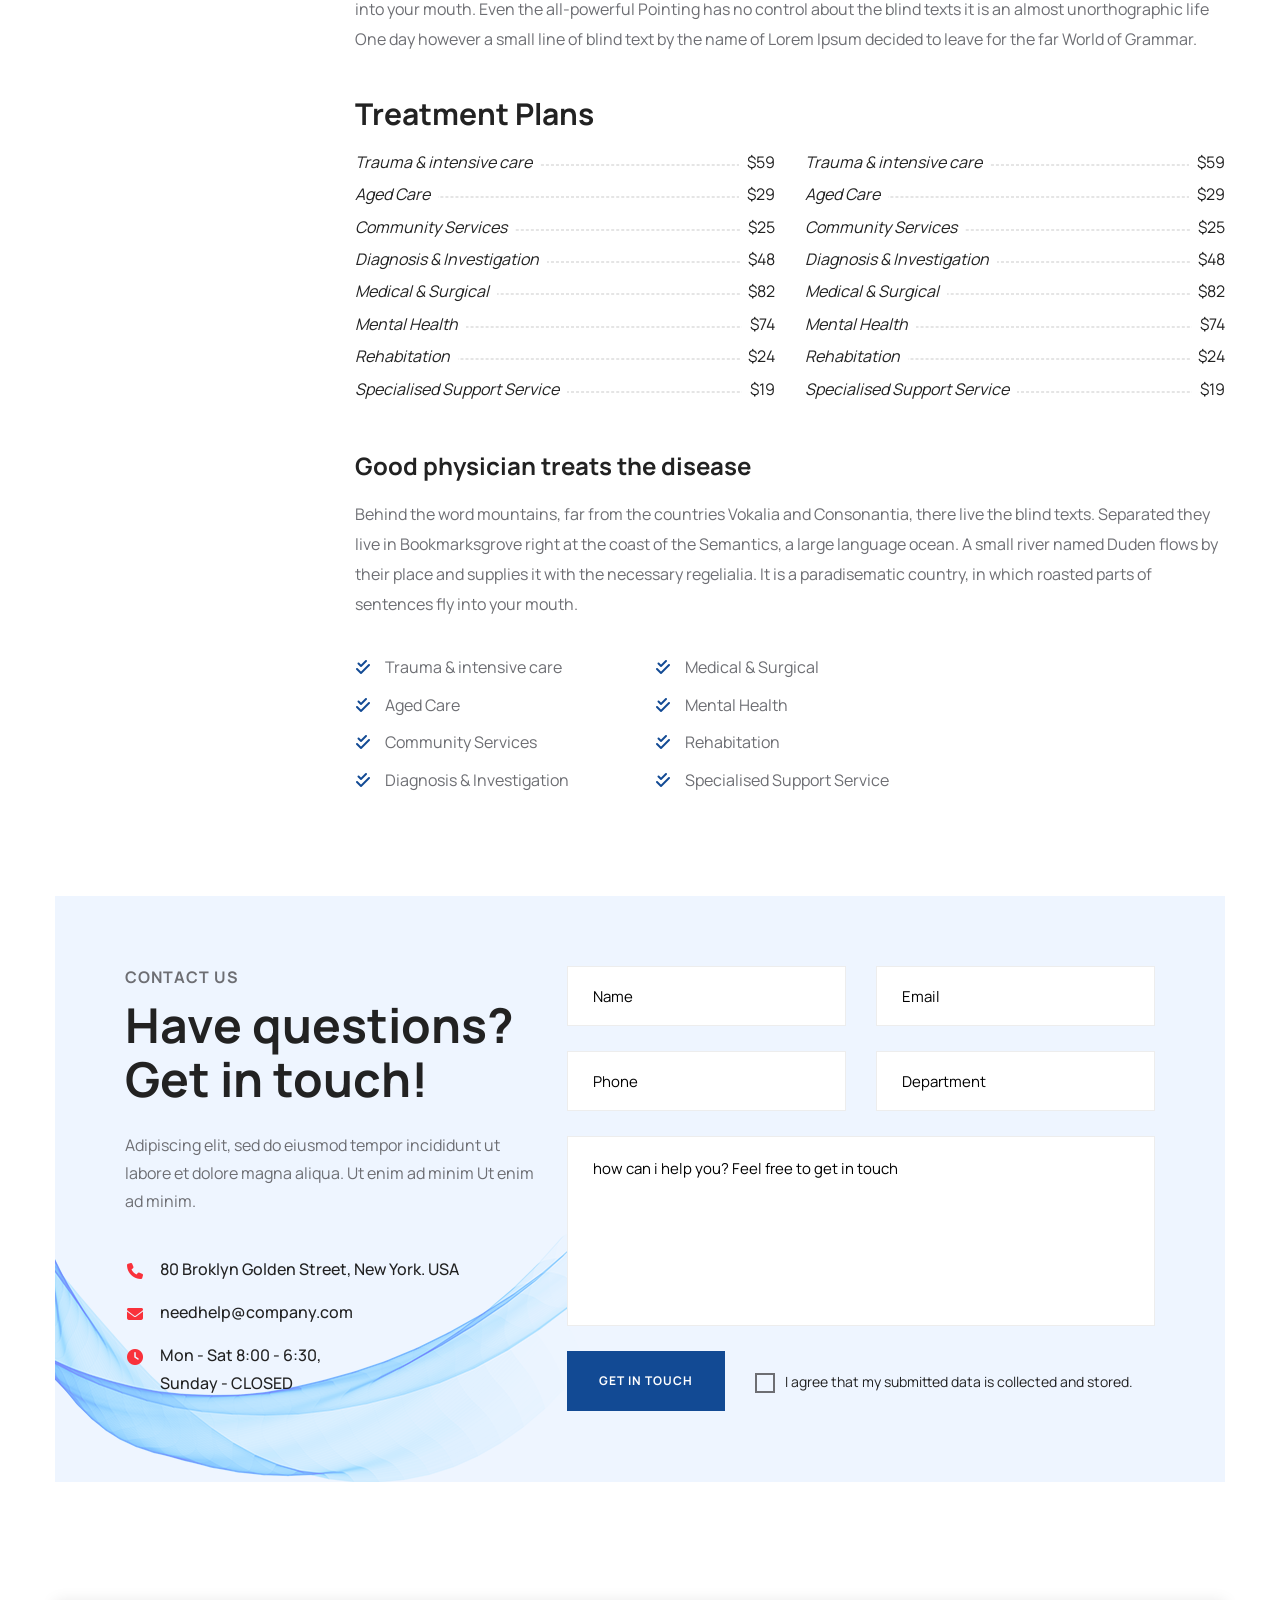
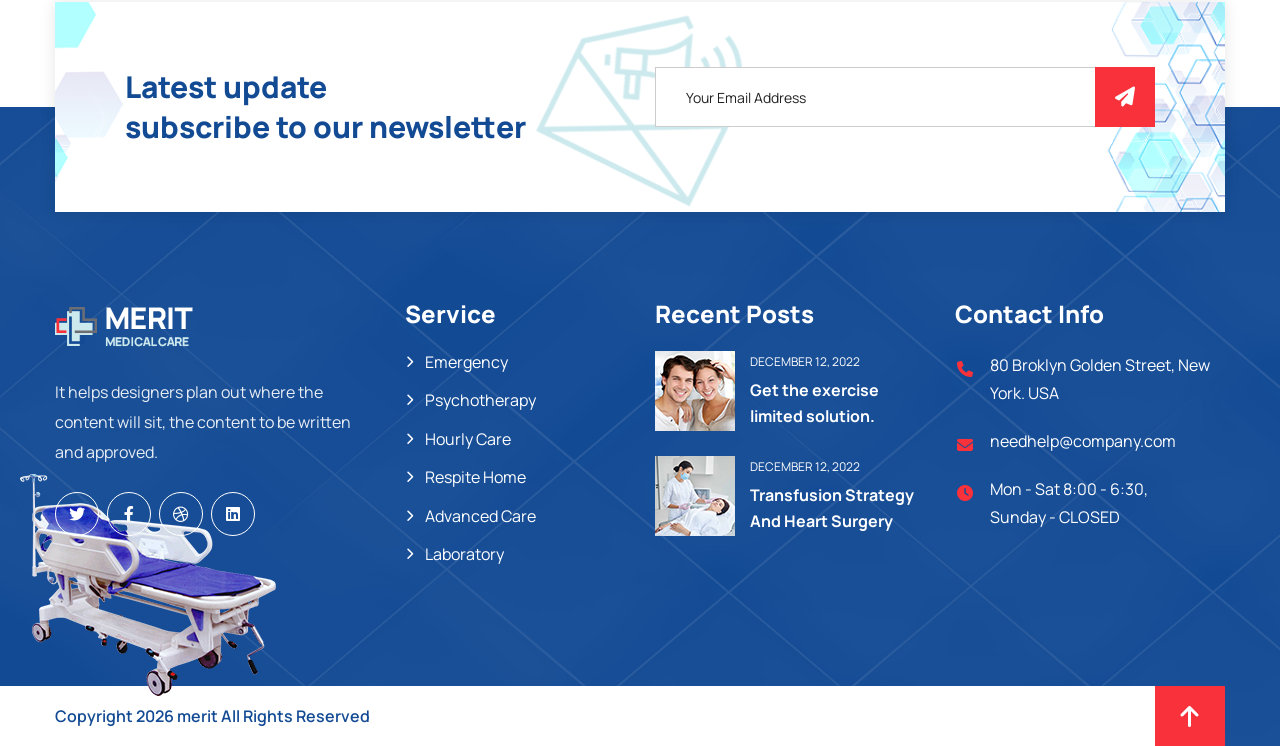
<file: diagnosis.html>
<!DOCTYPE html>
<html>

<head>
<meta charset="utf-8">
<title>Merit Medical Business| Home</title>
<!-- Stylesheets -->
<link href="assets/css/bootstrap.css" rel="stylesheet">
<link href="assets/css/style.css" rel="stylesheet">
<link href="assets/css/responsive.css" rel="stylesheet">

<link href="https://fonts.googleapis.com/css2?family=Manrope:wght@300;400;500;600;700&amp;display=swap" rel="stylesheet">

<!--Color Switcher Mockup-->
<link href="assets/css/color-switcher-design.css" rel="stylesheet">

<!-- Color Themes -->
<link id="theme-color-file" href="assets/css/color-themes/default-color.css" rel="stylesheet">

<link rel="shortcut icon" href="assets/images/favicon.png" type="image/x-icon">
<link rel="icon" href="assets/images/favicon.png" type="image/x-icon">

<!-- Responsive -->
<meta http-equiv="X-UA-Compatible" content="IE=edge">
<meta name="viewport" content="width=device-width, initial-scale=1.0, maximum-scale=1.0, user-scalable=0">

<!--[if lt IE 9]><script src="https://cdnjs.cloudflare.com/ajax/libs/html5shiv/3.7.3/html5shiv.js"></script><![endif]-->
<!--[if lt IE 9]><script src="js/respond.js"></script><![endif]-->
</head>

<body class="hidden-bar-wrapper">

<div class="page-wrapper">
 	
	<!-- Preloader -->
    <div class="preloader"></div>
	<!-- End Preloader -->
	
 	<!-- Header Style One -->
    <header class="main-header">
    	
		<!-- Header Upper -->
        <div class="header-upper">
            <div class="auto-container">
                <div class="d-flex justify-content-between align-items-center flex-wrap">
                    
                    <div class="logo-box">
                        <!-- <div class="logo"><a href="index.html"><img src="assets/images/logo.png" alt="" title=""></a></div> -->
                    </div>
                    
                    <div class="upper-right d-flex flex-wrap">
                        
                        <!--Info Box-->
                        <div class="upper-column info-box">
                            <div class="icon-box"><span class="flaticon-clock"></span></div>
                            <ul>
								<li><strong>Monday  - Friday  8:00 - 6:30</strong></li>
                                <li>Saturday and Sunday - CLOSED</li>
                            </ul>
                        </div>
                        
                        <!--Info Box-->
                        <div class="upper-column info-box">
                            <div class="icon-box"><span class="flaticon-send-mail"></span></div>
                            <ul>
                                <li><strong>+92 (8800) 9806</strong></li>
                                <li><a href="mailto:needhelp@company.com">needhelp@company.com</a></li>
                            </ul>
                        </div>
                        
                        <!--Info Box-->
                        <div class="upper-column info-box">
                            <div class="icon-box"><span class="flaticon-placeholder"></span></div>
                            <ul>
								<li><strong>New York. USA</strong></li>
                                <li>80 Broklyn Golden Street</li>
                            </ul>
                        </div>
                        
                    </div>
                    
                </div>
            </div>
        </div>
        <!--End Header Upper-->
		
		<!-- Header Lower -->
        <div class="header-upper">
            <div class="auto-container">
				<div class="inner-container">
					<!-- Logo Box -->
					<div class="logo-box">
						<div class="logo"><a href="index.html"><img src="assets/images/logo.png" alt="" title=""></a></div>
					</div>
					
					<div class="d-flex justify-content-between align-items-center flex-wrap">
						
						<div class="nav-outer">
							<!-- Main Menu -->
							<nav class="main-menu navbar-expand-md">
								<div class="navbar-header">
									<!-- Toggle Button -->    	
									<button class="navbar-toggler" type="button" data-toggle="collapse" data-target="#navbarSupportedContent" aria-controls="navbarSupportedContent" aria-expanded="false" aria-label="Toggle navigation">
										<span class="icon-bar"></span>
										<span class="icon-bar"></span>
										<span class="icon-bar"></span>
									</button>
								</div>
								
								<div class="navbar-collapse collapse clearfix" id="navbarSupportedContent">
									<ul class="navigation clearfix">
										<li class="#"><a href="index.html">Home</a>
											<!-- <ul>
												<li><a href="index.html">Homepage 01 General</a></li>
												<li><a href="index-2.html">Homepage 02 Clinic</a></li>
												<li><a href="index-3.html">Homepage 03 Dentist</a></li>
												<li><a href="index-4.html">Homepage 04 Cardiology</a></li>
												<li><a href="index-5.html">Homepage 05 Surgery</a></li>
												<li><a href="index-6.html">Homepage 06 Veterinary</a></li>
												<li><a href="index-7.html">Homepage 07 Laboratory</a></li>
												<li><a href="index-8.html">Homepage 08 Physiotherapy</a></li>
												<li><a href="index-9.html">Homepage 09 Orthopedics</a></li>
												<li><a href="index-10.html">Homepage 10 Eye-Care</a></li>
												<li class="dropdown"><a href="#">One Pager Style</a>
													<ul>
														<li><a href="index-1.html">HomePage 01 General</a></li>
														<li><a href="index-2-1.html">HomePage 02 Clinic</a></li>
														<li><a href="index-3-1.html">HomePage 03 Dentist</a></li>
														<li><a href="index-4-1.html">HomePage 04 Cardiology</a></li>
														<li><a href="index-5-1.html">HomePage 05 Surgery</a></li>
														<li><a href="index-6-1.html">HomePage 06 Veterinary</a></li>
														<li><a href="index-7-1.html">HomePage 07 Laboratory</a></li>
														<li><a href="index-8-1.html">Homepage 08 Physiotherapy</a></li>
														<li><a href="index-9-1.html">Homepage 09 Orthopedics</a></li>
														<li><a href="index-10-1.html">Homepage 10 Eye-Care</a></li>
													</ul>
												</li>
												<li class="dropdown"><a href="#">Header Styles</a>
													<ul>
														<li><a href="index.html">Header 01 General</a></li>
														<li><a href="index-2.html">Header 02 Clinic</a></li>
														<li><a href="index-3.html">Header 03 Dentist</a></li>
														<li><a href="index-4.html">Header 04 Cardiology</a></li>
														<li><a href="index-5.html">Header 05 Surgery</a></li>
														<li><a href="index-6.html">Header 06 Veterinary</a></li>
														<li><a href="index-7.html">Header 07 Laboratory</a></li>
														<li><a href="index-8.html">Header 08 Physiotherapy</a></li>
														<li><a href="index-9.html">Header 09 Orthopedics</a></li>
														<li><a href="index-10.html">Header 10 Eye-Care</a></li>
													</ul>
												</li>
											</ul> -->
										</li>
										<li class="#"><a href="about.html">About US</a>
											<!-- <ul>
												<li><a href="about.html">About us</a></li>
												<li><a href="faq.html">Faq's</a></li>
												<li><a href="price.html">Price</a></li>
												<li><a href="price-2.html">Price 02</a></li>
												<li><a href="process.html">Process</a></li>
												<li><a href="gallery.html">Projects</a></li>
												<li><a href="timetable.html">Timetable</a></li>
												<li><a href="testimonial.html">Testimonial</a></li>
												<li><a href="coming-soon.html">Coming Soon</a></li>
												<li><a href="terms.html">Terms & Condition</a></li>
												<li><a href="privacy.html">Privacy & Policy</a></li>
												<li class="dropdown"><a href="#">Doctors</a>
													<ul>
														<li><a href="doctors.html">Doctors</a></li>
														<li><a href="doctor-detail.html">Doctor Detail</a></li>
														<li><a href="doctor-detail-2.html">Doctor Detail 02</a></li>
													</ul>
												</li>
											</ul> -->
										</li>
										<li class="dropdown"><a href="services.html">Services</a>
											<ul>
												<li></li>
												<li><a href="intensive-care.html">Trauma & intensive care</a></li>
												<!-- <li><a href="community.html">Community Services</a></li> -->
												<li><a href="diagnosis.html">Diagnosis & Investigation</a></li>
												<li><a href="surgical.html">Medical & Surgical</a></li>
												<li><a href="specialised.html">Specialised Support Service</a></li>
												<li><a href="rehabitation.html">Health Rehabitation</a></li>
											</ul>
										</li>
										<li class="#"><a href="department.html">department</a>
											<!-- <ul>
												<li><a href="department.html">department</a></li>
												<li><a href="department-detail.html">department Detail</a></li>
											</ul> -->
										</li>
										
										<li class="#"><a href="#">Shop</a>
											<!-- <ul>
												<li><a href="shop.html">Our Products</a></li>
												<li><a href="shop-detail.html">Product Single</a></li>
												<li><a href="shopping-cart.html">Shopping Cart</a></li>
												<li><a href="checkout.html">Checkout</a></li>
												<li><a href="register.html">Account</a></li>
											</ul> -->
										</li>
										<li class="#"><a href="blog.html">Blog</a>
											<!-- <ul>
												<li><a href="blog.html">Our Blog</a></li>
												<li><a href="blog-left-sidebar.html">Blog left Sidebar</a></li>
												<li><a href="blog-classic.html">Blog Classic</a></li>
												<li><a href="blog-detail.html">Blog Detail</a></li>
												<li><a href="not-found.html">Not Found</a></li>
											</ul> -->
										</li>
										<li class="#"><a href="contact.html">Contact</a>
											<!-- <ul>
												<li><a href="contact.html">Contact 01</a></li>
												<li><a href="contact-2.html">Contact 02</a></li>
												<li><a href="contact-3.html">Contact 03</a></li>
											</ul> -->
										</li>
									</ul>
								</div>
							</nav>
						</div>
						
						<!-- Main Menu End-->
						<div class="outer-box d-flex align-items-center flex-wrap">
							
							<div class="appointmeny_button-box">
								<a href="#" class="theme-btn btn-style-one">
									<span class="btn-wrap">
										<span class="text-one">Appoint Now</span>
										<span class="text-two">Appoint Now</span>
									</span>
								</a>
							</div>
							
							<!-- Search Btn -->
							<div class="search-box-btn search-box-outer"><span class="icon fa fa-search"></span></div>
							
							<!-- Nav Btn -->
							<div class="nav-btn navSidebar-button fa-regular fa-cart-shopping fa-fw"></div>
							
							<span class="hamburger">
								<span class="top-bun"></span>
								<span class="meat"></span>
								<span class="bottom-bun"></span>
							</span>
							
						</div>
						
						<!-- Mobile Navigation Toggler -->
						<div class="mobile-nav-toggler"><span class="icon flaticon-menu"></span></div>                    
						
					</div>
				</div>
            </div>
        </div>
        <!--End Header Upper-->
		
		<!-- Sticky Header  -->
        <div class="sticky-header">
            <div class="auto-container">
				<div class="inner-container d-flex justify-content-between align-items-center flex-wrap">
				
                <!-- Logo -->
                <div class="logo">
                    <a href="index.html" title=""><img src="assets/images/logo.png" alt="" title=""></a>
                </div>
				
                <!-- Right Box -->
                <div class="right-box">
                    <!-- Main Menu -->
                    <nav class="main-menu">
                        <!--Keep This Empty / Menu will come through Javascript-->
                    </nav>
					<!-- Main Menu End-->
					<!-- Mobile Navigation Toggler -->
					<div class="mobile-nav-toggler"><span class="icon flaticon-menu"></span></div>
                </div>
				
            </div>
        </div><!-- End Sticky Menu -->
		</div>
		
		<!-- Mobile Menu  -->
        <div class="mobile-menu">
            <div class="menu-backdrop"></div>
            <div class="close-btn"><span class="icon flaticon-close"></span></div>
            
            <nav class="menu-box">
                <div class="nav-logo"><a href="index.html"><img src="assets/images/logo-small.png" alt="" title=""></a></div>
                <div class="menu-outer"><!--Here Menu Will Come Automatically Via Javascript / Same Menu as in Header--></div>
            </nav>
        </div><!-- End Mobile Menu -->
	
    </header>
	<!-- End Main Header -->
	
	<!-- Sidebar Cart Item -->
	<div class="xs-sidebar-group info-group">
		<div class="xs-overlay xs-bg-black"></div>
		<div class="xs-sidebar-widget">
			<div class="sidebar-widget-container">
				<div class="close-button">
					<span class="fa fa-solid fa-xmark fa-fw"></span>
				</div>
				<div class="sidebar-textwidget">
					
					<!-- Sidebar Info Content -->
					<div class="sidebar-info-contents">
						<div class="content-inner">
						
							<!-- Title Box -->
							<div class="title-box">
								<h5>Shopping <span>Bag</span></h5>
								<div class="price">$15 from free economy shipping</div>
							</div>
							
							<!-- Empty Cart Box -->
							<div class="empty-cart-box">
								<!-- No Product -->
								<div class="no-cart">
									<span class="icon fa fa-sharp fa-solid fa-cart-shopping fa-fw"></span>
									No products in cart.
								</div>
							</div>
							
							<!-- Lower Box -->
							<div class="lower-box">
								<h5>Popular <span>Suggestions</span></h5>
									
								<!-- Post Block -->
								<div class="post-block">
									<div class="inner-box">
										<div class="image">
											<img src="assets/images/resource/post-thumb-1.jpg" alt="" />
										</div>
										<h6><a href="#">Hematology Machine</a></h6>
										<div class="rating">
											<span class="fa fa-star"></span>
											<span class="fa fa-star"></span>
											<span class="fa fa-star"></span>
											<span class="fa fa-star"></span>
											<span class="fa fa-star"></span>
										</div>
										<div class="price-box">$125</div>
										<a class="theme-btn bag-btn" href="#">add to bag</a>
									</div>
								</div>
								
								<!-- Post Block -->
								<div class="post-block">
									<div class="inner-box">
										<div class="image">
											<img src="assets/images/resource/post-thumb-2.jpg" alt="" />
										</div>
										<h6><a href="#">Dermatology</a></h6>
										<div class="rating">
											<span class="fa fa-star"></span>
											<span class="fa fa-star"></span>
											<span class="fa fa-star"></span>
											<span class="fa fa-star"></span>
											<span class="fa fa-star"></span>
										</div>
										<div class="price-box">$205</div>
										<a class="theme-btn bag-btn" href="#">add to bag</a>
									</div>
								</div>
								
								<!-- Post Block -->
								<div class="post-block">
									<div class="inner-box">
										<div class="image">
											<img src="assets/images/resource/post-thumb-3.jpg" alt="" />
										</div>
										<h6><a href="#">Cardiology</a></h6>
										<div class="rating">
											<span class="fa fa-star"></span>
											<span class="fa fa-star"></span>
											<span class="fa fa-star"></span>
											<span class="fa fa-star"></span>
											<span class="fa fa-star"></span>
										</div>
										<div class="price-box">$125</div>
										<a class="theme-btn bag-btn" href="#">add to bag</a>
									</div>
								</div>
								
							</div>
							
						</div>
					</div>
					
				</div>
			</div>
		</div>
	</div>
	
	<!-- About Sidebar -->
	<div class="about-sidebar">
		<div class="gradient-layer"></div>
		<!-- Close Button -->
		<div class="close-sidebar-widget close-button">
			<span class="fa fa-solid fa-xmark fa-fw"></span>
		</div>
		<div class="sidebar-inner">
			<div class="upper-box">
				<div class="image">
					<img src="assets/images/resource/modern.jpg" alt="" />
				</div>
				<div class="content-box">
					<h3>About <span>Merit</span></h3>
					<div class="text">Ut enim ad minim. facilisis suspendisseipsum dolor sit amet dolore consectetur adipisicing elit sed do eiusmod tempor incididunt ut labore et magna aliqua enim ad minim veniam, quis nostrud.</div>
					<ul class="about-one_list">
						<li>Medicine and instrument</li>
						<li>Instant Operation & Appointment</li>
						<li>From Scintific Jornal</li>
						<li>100% Expert Doctors</li>
					</ul>
				</div>
			</div>
			<!-- Social Box -->
			<div class="social-box">
				<a href="https://youtube.com/" class="youtube fa-brands fa-youtube"></a>
				<a href="https://twitter.com/" class="twitter fa-brands fa-twitter"></a>
				<a href="https://facebook.com/" class="facebook fa-brands fa-facebook-f"></a>
				<a href="https://instagram.com/" class="instagram fa-brands fa-instagram"></a>
			</div>
		</div>
	</div>
	<!-- End About Sidebar -->
	
	<!-- Page Title -->
    <section class="page-title" style="background-image:url(assets/images/background/3.jpg)">
        <div class="auto-container">
			<h2>Diagnosis & Investigation</h2>
			<ul class="bread-crumb clearfix">
				<li><a href="index.html">Home</a></li>
				<li>Diagnosis & Investigation</li>
			</ul>
        </div>
    </section>
    <!-- End Page Title -->
	
	<!-- Services Single Section -->
	<section class="services-single-section">
		<div class="auto-container">
			<div class="row clearfix">
				<!-- Widgets Column -->
				<div class="widgets-column col-lg-3 col-md-12 col-sm-12">
					<div class="inner-column">
						
						<!-- SideBar Widget -->
						<div class="services-widget category-widget">
							<ul class="cat-list">
								<li><a href="services-detail.html">Trauma & intensive care</a></li>
								<li><a href="community.html">Community Services</a></li>
								<li class="active"><a href="diagnosis.html">Diagnosis & Investigation</a></li>
								<li><a href="surgical.html">Medical & Surgical</a></li>
								<li><a href="specialised.html">Specialised Support Service</a></li>
								<li><a href="rehabitation.html">Health Rehabitation</a></li>
							</ul>
						</div>
						
						<!-- SideBar Widget -->
						<div class="services-widget schedule-widget">
							<div class="image">
								<img src="assets/images/resource/service-2.jpg" alt="" />
								<div class="overlay-box">
									<div class="content">
										<span class="icon flaticon-clock"></span>
										<h3>Doctor <br> Schedule</h3>
									</div>
								</div>
							</div>
						</div>
						
					</div>
				</div>
				
				<!-- Content Column -->
				<div class="content-column col-lg-9 col-md-12 col-sm-12">
					<div class="inner-column">
						
						<!-- Services Carousel -->
						<div class="services-page-carousel">
							<div class="image-column">
								<div class="carousel-outer">
			
									<ul class="image-carousel owl-carousel owl-theme">
										<li><a href="assets/images/resource/service-1.jpg" class="lightbox-image" title="Image Caption Here"><img src="assets/images/resource/service-1.jpg" alt=""></a></li>
										<li><a href="assets/images/resource/service-1.jpg" class="lightbox-image" title="Image Caption Here"><img src="assets/images/resource/service-1.jpg" alt=""></a></li>
										<li><a href="assets/images/resource/service-1.jpg" class="lightbox-image" title="Image Caption Here"><img src="assets/images/resource/service-1.jpg" alt=""></a></li>
										<li><a href="assets/images/resource/service-1.jpg" class="lightbox-image" title="Image Caption Here"><img src="assets/images/resource/service-1.jpg" alt=""></a></li>
										<li><a href="assets/images/resource/service-1.jpg" class="lightbox-image" title="Image Caption Here"><img src="assets/images/resource/service-1.jpg" alt=""></a></li>
										<li><a href="assets/images/resource/service-1.jpg" class="lightbox-image" title="Image Caption Here"><img src="assets/images/resource/service-1.jpg" alt=""></a></li>
										<li><a href="assets/images/resource/service-1.jpg" class="lightbox-image" title="Image Caption Here"><img src="assets/images/resource/service-1.jpg" alt=""></a></li>
										<li><a href="assets/images/resource/service-1.jpg" class="lightbox-image" title="Image Caption Here"><img src="assets/images/resource/service-1.jpg" alt=""></a></li>
										<li><a href="assets/images/resource/service-1.jpg" class="lightbox-image" title="Image Caption Here"><img src="assets/images/resource/service-1.jpg" alt=""></a></li>
										<li><a href="assets/images/resource/service-1.jpg" class="lightbox-image" title="Image Caption Here"><img src="assets/images/resource/service-1.jpg" alt=""></a></li>
									</ul>
									
									<ul class="thumbs-carousel owl-carousel owl-theme">
										<li><img src="assets/images/resource/service-thumb-1.jpg" alt=""></li>
										<li><img src="assets/images/resource/service-thumb-2.jpg" alt=""></li>
										<li><img src="assets/images/resource/service-thumb-3.jpg" alt=""></li>
										<li><img src="assets/images/resource/service-thumb-4.jpg" alt=""></li>
										<li><img src="assets/images/resource/service-thumb-5.jpg" alt=""></li>
										<li><img src="assets/images/resource/service-thumb-1.jpg" alt=""></li>
										<li><img src="assets/images/resource/service-thumb-2.jpg" alt=""></li>
										<li><img src="assets/images/resource/service-thumb-3.jpg" alt=""></li>
										<li><img src="assets/images/resource/service-thumb-4.jpg" alt=""></li>
										<li><img src="assets/images/resource/service-thumb-5.jpg" alt=""></li>
									</ul>
									
								</div>
							</div>
						</div>
						
						<h3>diagnosis</h3>
						
						<p>Behind the word mountains, far from the countries Vokalia and Consonantia, there live the blind texts. Separated they live in Bookmarksgrove right at the coast of the Semantics, a large language ocean. A small river named Duden flows by their</p>
						<p>Place and supplies it with the necessary regelialia. It is a paradisematic country, in which roasted parts of sentences fly into your mouth. Even the all-powerful Pointing has no control about the blind texts it is an almost unorthographic life One day however a small line of blind text by the name of Lorem Ipsum decided to leave for the far World of Grammar.</p>
						<h3>Treatment Plans</h3>
						<div class="row">
							<div class="column col-lg-6 col-md-12 col-sm-12">
								<ul class="plan-list">
									<li><i>Trauma & intensive care</i><span>$59</span></li>
									<li><i>Aged Care</i><span>$29</span></li>
									<li><i>Community Services</i><span>$25</span></li>
									<li><i>Diagnosis & Investigation</i><span>$48</span></li>
									<li><i>Medical & Surgical</i><span>$82</span></li>
									<li><i>Mental Health</i><span>$74</span></li>
									<li><i>Rehabitation</i><span>$24</span></li>
									<li><i>Specialised Support Service</i><span>$19</span></li>
								</ul>
							</div>
							<div class="column col-lg-6 col-md-12 col-sm-12">
								<ul class="plan-list">
									<li><i>Trauma & intensive care</i><span>$59</span></li>
									<li><i>Aged Care</i><span>$29</span></li>
									<li><i>Community Services</i><span>$25</span></li>
									<li><i>Diagnosis & Investigation</i><span>$48</span></li>
									<li><i>Medical & Surgical</i><span>$82</span></li>
									<li><i>Mental Health</i><span>$74</span></li>
									<li><i>Rehabitation</i><span>$24</span></li>
									<li><i>Specialised Support Service</i><span>$19</span></li>
								</ul>
							</div>
						</div>
						<h4>Good physician treats the disease</h4>
						<p>Behind the word mountains, far from the countries Vokalia and Consonantia, there live the blind texts. Separated they live in Bookmarksgrove right at the coast of the Semantics, a large language ocean. A small river named Duden flows by their place and supplies it with the necessary regelialia. It is a paradisematic country, in which roasted parts of sentences fly into your mouth.</p>
						<br>
						<div class="row">
							<div class="column col-lg-4 col-md-6 col-sm-12">
								<ul class="doctor-detail_list-two">
									<li>Trauma & intensive care</li>
									<li>Aged Care</li>
									<li>Community Services</li>
									<li>Diagnosis & Investigation</li>
								</ul>
							</div>
							<div class="column col-lg-4 col-md-6 col-sm-12">
								<ul class="doctor-detail_list-two">
									<li>Medical & Surgical</li>
									<li>Mental Health</li>
									<li>Rehabitation</li>
									<li>Specialised Support Service</li>
								</ul>
							</div>
						</div>
					</div>
				</div>
				
			</div>
		</div>
	</section>
	<!-- End Services Single Section -->
	
	<!-- Question One -->
	<section class="question-one">
		<div class="auto-container">
			<div class="question-one-inner_container" style="background-image:url(assets/images/background/pattern-14.png)">
				<div class="row clearfix">
					<!-- Title Column -->
					<div class="question-one_title-column col-lg-5 col-md-12 col-sm-12">
						<!-- Sec Title -->
						<div class="sec-title">
							<div class="sec-title_title">CONTACT US</div>
							<h2 class="sec-title_heading">Have questions? Get in touch!</h2>
							<div class="sec-title_text">Adipiscing elit, sed do eiusmod tempor incididunt ut labore et dolore magna aliqua. Ut enim ad minim Ut enim ad minim.</div>
						</div>
						<ul class="question-one_contact-list">
							<li><span class="icon fa-solid fa-phone fa-fw"></span>80 Broklyn Golden Street, New York. USA</li>
							<li><span class="icon fa-solid fa-envelope fa-fw"></span> <a href="mailto:needhelp@company.com">needhelp@company.com</a></li>
							<li><span class="icon fa-solid fa-clock fa-fw"></span>Mon - Sat 8:00 - 6:30, <br> Sunday - CLOSED</li>
						</ul>
					</div>
					<!-- Form Column -->
					<div class="question-one_form-column col-lg-7 col-md-12 col-sm-12">
						
						<!-- Default Form -->
						<div class="default-form">
							<form method="post" action="https://html.themerange.com/merit/merit/contact.html">
								<div class="row clearfix">
									
									<div class="col-lg-6 col-md-6 col-sm-12 form-group">
										<input type="text" name="username" placeholder="Name" required="">
									</div>
									
									<div class="col-lg-6 col-md-6 col-sm-12 form-group">
										<input type="text" name="email" placeholder="Email" required="">
									</div>
									
									<div class="col-lg-6 col-md-6 col-sm-12 form-group">
										<input type="text" name="phone" placeholder="Phone" required="">
									</div>
									
									<div class="col-lg-6 col-md-6 col-sm-12 form-group">
										<input type="text" name="department" placeholder="Department" required="">
									</div>
									
									<div class="col-lg-12 col-md-12 col-sm-12 form-group">
										<textarea class="" name="message" placeholder="how can i help you? Feel free to get in touch"></textarea>
									</div>
									
									<div class="col-lg-12 col-md-12 col-sm-12 form-group">
										<!-- Button Box -->
										<div class="button-box align-items-center flex-wrap d-flex">
											<button class="theme-btn btn-style-one">
												<span class="btn-wrap">
													<span class="text-one">get in touch</span>
													<span class="text-two">get in touch</span>
												</span>
											</button>
											<div class="check-box">
												<input type="checkbox" name="remember-password" id="type-1">
												<label for="type-1">I agree that my submitted data is collected and stored.</label>
											</div>
										</div>
									</div>
									
								</div>
							</form>
						</div>
						<!-- End Default Form -->
						
					</div>
				</div>
			</div>
		</div>
	</section>
	<!-- End Question One -->
	
	<!-- Newsletter Section / Style Two -->
	<section class="newsletter-one style-two">
		<div class="auto-container">
			<div class="newsletter-one_inner-container" style="background-image:url(assets/images/background/pattern-7.png)">
				<div class="newsletter-one_icon">
					<img src="assets/images/icons/envelope.png" alt="" />
				</div>
				<div class="row clearfix">
					<!-- Title Column -->
					<div class="newsletter-one_title-column col-lg-6 col-md-12 col-sm-12">
						<h3 class="newsletter-one_title">Latest update <br> subscribe to our newsletter</h3>
					</div>
					<!-- Form Column -->
					<div class="newsletter-one_form-column col-lg-6 col-md-12 col-sm-12">
						<!-- Subscribe Form -->
						<div class="subscribe-form">
							<form method="post" action="https://html.themerange.com/merit/merit/contact.html">
								<div class="form-group">
									<input type="email" name="email" value="" placeholder="Your Email Address" required>
									<button type="submit" class="theme-btn fa-solid fa-paper-plane fa-fw"></button>
								</div>
							</form>
						</div>
					</div>
				</div>
			</div>
		</div>
	</section>
	<!-- End Newsletter Section -->
	
	<!--Main Footer-->
    <footer class="main-footer" style="background-image: url(assets/images/background/pattern-8.png)">
		<!-- Vector One -->
		<span class="footer-vector_one">
			<img src="assets/images/resource/footer-vector-1.png" alt="" />
		</span>
		<!-- Vector Two -->
		<span class="footer-vector_two">
			<img src="assets/images/resource/footer-vector-2.png" alt="" />
		</span>
		<div class="auto-container">
        	<!--Widgets Section-->
            <div class="main-footer_widgets">
            	<div class="row clearfix">
                	
                    <!--big column-->
                    <div class="big-column col-lg-6 col-md-12 col-sm-12">
                        <div class="row clearfix">
							
							<!--Footer Column-->
                            <div class="main-footer_column col-lg-7 col-md-6 col-sm-12">
                                <div class="footer-widget logo-widget">
									<div class="main-footer_logo">
                                    	<a href="index.html"><img src="assets/images/footer-logo.png" alt="" /></a>
                                    </div>
                                    <div class="main-footer_text">It helps designers plan out where the content will sit, the content to be written and approved.</div>
									<!-- Social Box -->
									<ul class="footer-social_box">
										<li><a href="https://www.twitter.com/" class="fa-brands fa-twitter fa-fw"></a></li>
										<li><a href="https://www.facebook.com/" class="fa-brands fa-facebook-f fa-fw"></a></li>
										<li><a href="https://dribbble.com/" class="fa-brands fa-dribbble fa-fw"></a></li>
										<li><a href="https://www.linkedin.com/" class="fa-brands fa-linkedin fa-fw"></a></li>
									</ul>
								</div>
							</div>
							
							<!--Footer Column-->
                            <div class="main-footer_column col-lg-5 col-md-6 col-sm-12">
                                <div class="footer-widget links-widget">
									<h4 class="main-footer_title">Service</h4>
									<ul class="main-footer_list">
										<li><a href="#">Emergency</a></li>
										<li><a href="#">Psychotherapy</a></li>
										<li><a href="#">Hourly Care</a></li>
										<li><a href="#">Respite Home</a></li>
										<li><a href="#">Advanced Care</a></li>
										<li><a href="#">Laboratory</a></li>
									</ul>
								</div>
							</div>
							
						</div>
					</div>
					
					<!--big column-->
                    <div class="big-column col-lg-6 col-md-12 col-sm-12">
                        <div class="row clearfix">
							
							<!--Footer Column-->
                            <div class="main-footer_column col-lg-6 col-md-6 col-sm-12">
                                <div class="footer-widget news-widget">
									<h4 class="main-footer_title">Recent Posts</h4>
									
									<!--News Widget Block-->
                                    <div class="news-widget-block">
                                        <div class="news-widget_image">
											<img src="assets/images/resource/news-widget-1.jpg" alt="" />
										</div>
										<div class="news-widget_post-date">DECEMBER 12, 2022</div>
										<h6 class="news-widget_title"><a href="blog-detail.html">Get the exercise limited solution.</a></h6>
                                    </div>
									
									<!--News Widget Block-->
                                    <div class="news-widget-block">
										<div class="news-widget_image">
											<img src="assets/images/resource/news-widget-2.jpg" alt="" />
										</div>
										<div class="news-widget_post-date">DECEMBER 12, 2022</div>
										<h6 class="news-widget_title"><a href="blog-detail.html">Transfusion Strategy And Heart Surgery</a></h6>
                                    </div>
									
								</div>
							</div>
							
							<!--Footer Column-->
                            <div class="main-footer_column col-lg-6 col-md-6 col-sm-12">
                                <div class="footer-widget contact-widget">
									<h4 class="main-footer_title">Contact Info</h4>
									<ul class="main-footer_contact-list">
										<li><span class="icon fa-solid fa-phone fa-fw"></span>80 Broklyn Golden Street, New York. USA</li>
										<li><span class="icon fa-solid fa-envelope fa-fw"></span> <a href="mailto:needhelp@company.com">needhelp@company.com</a></li>
										<li><span class="icon fa-solid fa-clock fa-fw"></span>Mon - Sat 8:00 - 6:30, <br> Sunday - CLOSED</li>
									</ul>
									
								</div>
							</div>
							
						</div>
					</div>
					
				</div>
			</div>
			
			<!-- Footer Bottom -->
			<div class="main-footer_bottom">
				<div class="d-flex justify-content-between align-items-center flex-wrap">
					<div class="footer_copyright">Copyright 2026 merit All Rights Reserved</div>
					<!-- Scroll To Top -->
					<div class="footer-scroll_top scroll-to-target" data-target="html"><span class="fa fa-arrow-up"></span></div>
				</div>
			</div>
			
		</div>
	</footer>
	
	<!-- Search Popup -->
	<div class="search-popup">
		<div class="color-layer"></div>
		<button class="close-search"><span class="fa fa-solid fa-xmark fa-fw"></span></button>
		<form method="post" action="https://html.themerange.com/merit/merit/blog.html">
			<div class="form-group">
				<input type="search" name="search-field" value="" placeholder="Search Here" required="">
				<button class="fa fa-solid fa-magnifying-glass fa-fw" type="submit"></button>
			</div>
		</form>
	</div>
	<!-- End Search Popup -->
	
</div>
<!-- End PageWrapper -->

<!-- Color Palate / Color Switcher -->
<div class="color-palate">
	<div class="color-trigger">
		<i class="fa-solid fa-gear fa-fw"></i>
	</div>
	<div class="color-palate-inner">
		<div class="color-palate-head">
			<h6>Choose Options</h6>
		</div>
		
		<!-- Colors -->
		<div class="various-color clearfix">
			<div class="colors-list">
				<span class="palate default-color active" data-theme-file="assets/css/color-themes/default-color.css"></span>
				<span class="palate green-color" data-theme-file="assets/css/color-themes/green-color.css"></span>
				<span class="palate olive-color" data-theme-file="assets/css/color-themes/blue-color.css"></span>
				<span class="palate orange-color" data-theme-file="assets/css/color-themes/orange-color.css"></span>
				<span class="palate purple-color" data-theme-file="assets/css/color-themes/purple-color.css"></span>
				<span class="palate teal-color" data-theme-file="assets/css/color-themes/teal-color.css"></span>
				<span class="palate brown-color" data-theme-file="assets/css/color-themes/brown-color.css"></span>
				<span class="palate yellow-color" data-theme-file="assets/css/color-themes/yellow-color.css"></span>
			</div>
		</div>
				
		<h6>RTL Version</h6>
		<ul class="rtl-version option-box"> <li class="rtl">RTL Version</li> <li>LTR Version</li> </ul>
		<h6>Boxed Version</h6>
		<ul class="box-version option-box"> <li class="box">Boxed</li> <li>Full width</li></ul>
		<h6>Want Sticky Header</h6>
		<ul class="header-version option-box"> <li class="box">No</li> <li>Yes</li></ul>
		<h6>Dark Verion</h6>
		<ul class="dark-version option-box"> <li class="box">Yes</li> <li>No</li></ul>
		
		<div class="purchase-box">
			You will find much more options for colors and styling in admin panel. This color picker is used only for demonstation purposes.
			<a href="#" class="theme-btn btn-style-two">
				<span class="btn-wrap">
					<span class="text-one">buy now</span>
					<span class="text-two">buy now</span>
				</span>
			</a>
		</div>
		
	</div>
</div>
<!-- End Color Palate / Color Switcher -->

<!-- Scroll To Top -->
<div class="scroll-to-top scroll-to-target" data-target="html"><span class="fa fa-arrow-up"></span></div>

<script src="assets/js/jquery.js"></script>
<script src="assets/js/popper.min.js"></script>
<script src="assets/js/bootstrap.min.js"></script>
<script src="assets/js/jquery.mCustomScrollbar.concat.min.js"></script>
<script src="assets/js/appear.js"></script>
<script src="assets/js/parallax.min.js"></script>
<script src="assets/js/tilt.jquery.min.js"></script>
<script src="assets/js/jquery.paroller.min.js"></script>
<script src="assets/js/owl.js"></script>
<script src="assets/js/wow.js"></script>
<script src="assets/js/odometer.js"></script>
<script src="assets/js/parallax-scroll.js"></script>
<script src="assets/js/magnific-popup.min.js"></script>
<script src="assets/js/nav-tool.js"></script>
<script src="assets/js/jquery-ui.js"></script>
<script src="assets/js/script.js"></script>
<script src="assets/js/color-settings.js"></script>

</body>

</html>
</file>
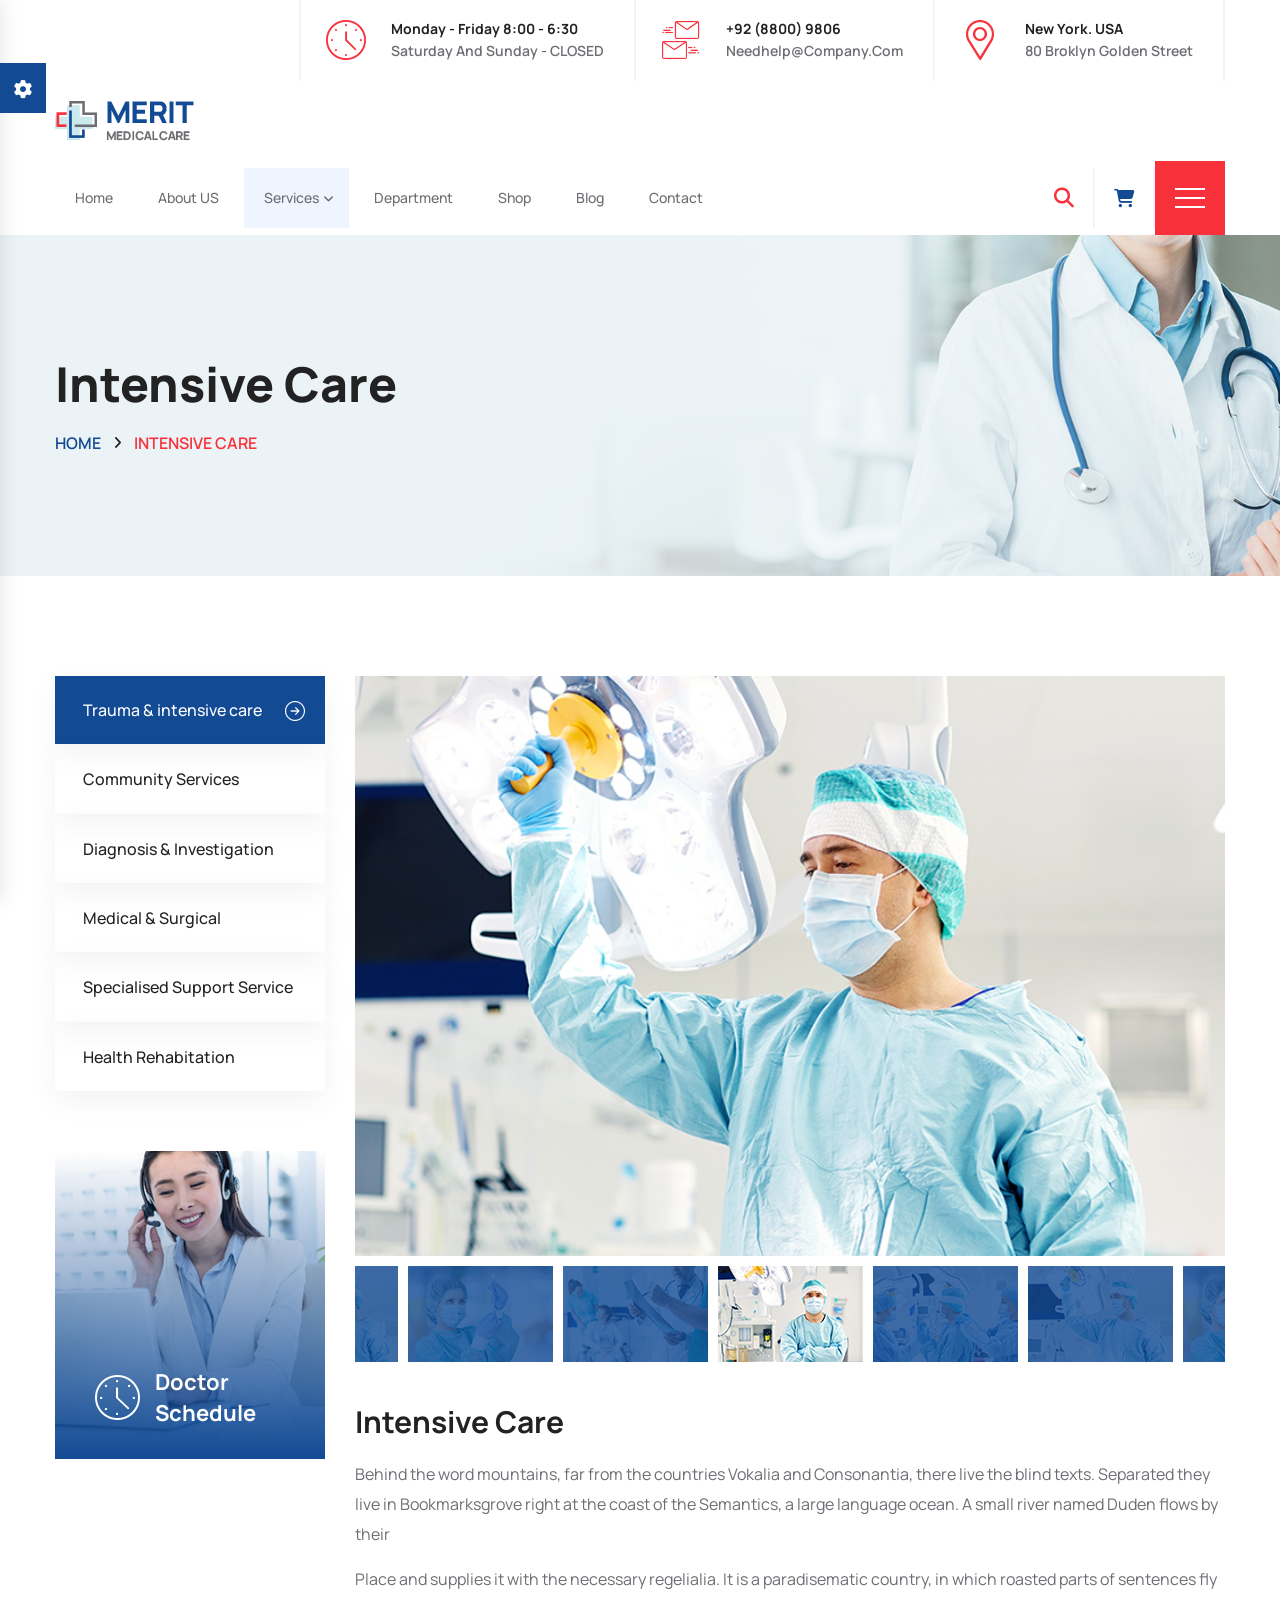
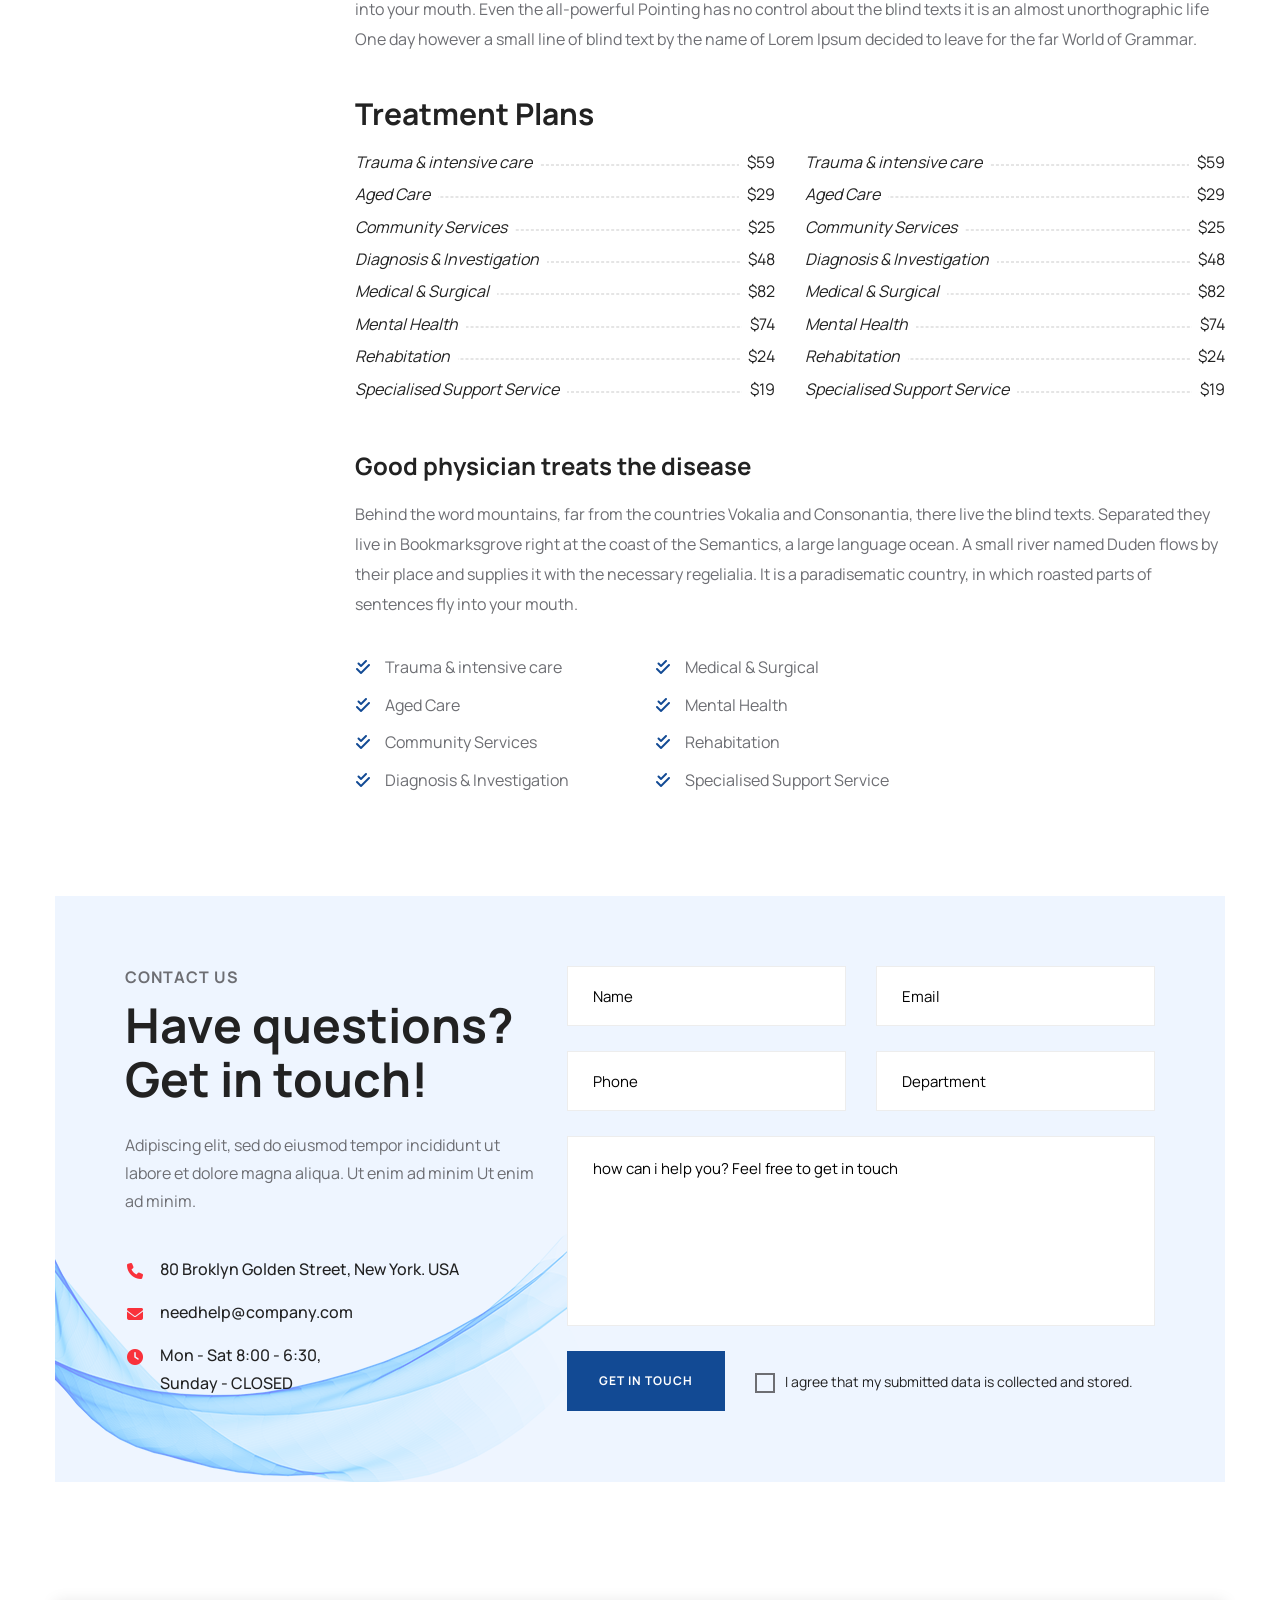
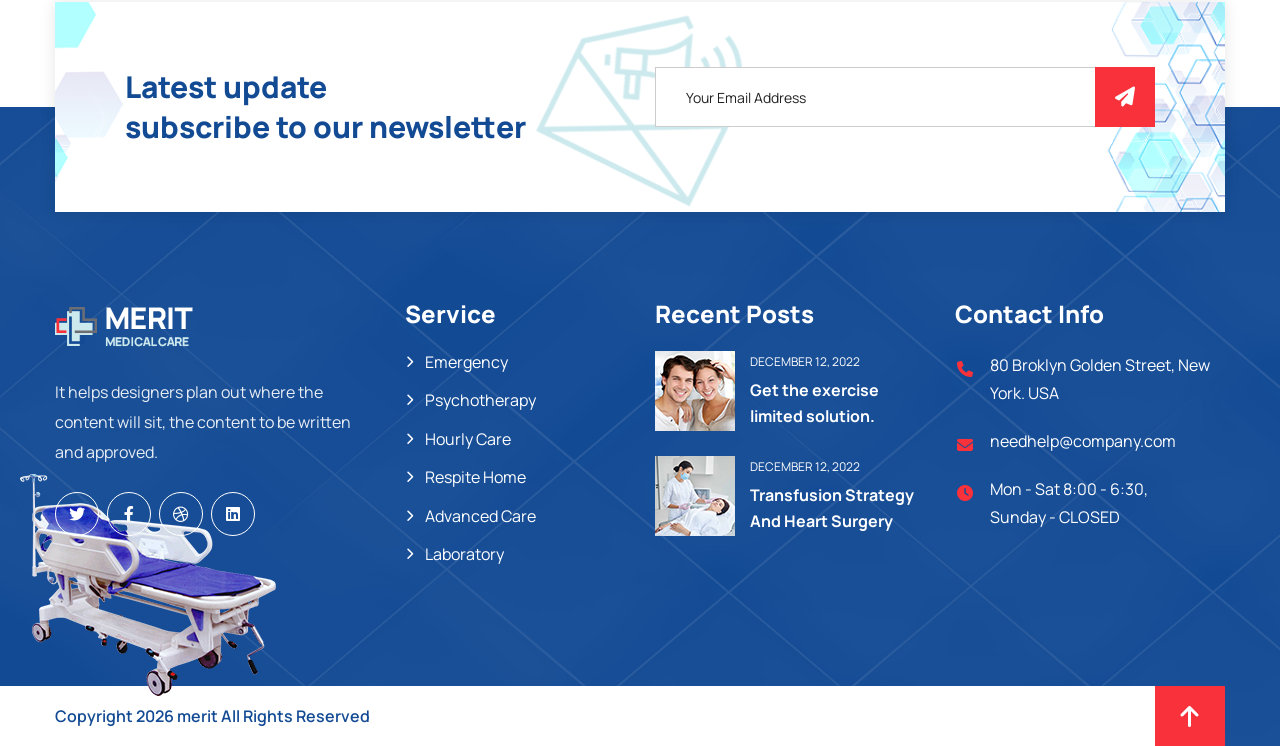
<file: intensive-care.html>
<!DOCTYPE html>
<html>

<head>
<meta charset="utf-8">
<title>Merit Medical Business| Home</title>
<!-- Stylesheets -->
<link href="assets/css/bootstrap.css" rel="stylesheet">
<link href="assets/css/style.css" rel="stylesheet">
<link href="assets/css/responsive.css" rel="stylesheet">

<link href="https://fonts.googleapis.com/css2?family=Manrope:wght@300;400;500;600;700&amp;display=swap" rel="stylesheet">

<!--Color Switcher Mockup-->
<link href="assets/css/color-switcher-design.css" rel="stylesheet">

<!-- Color Themes -->
<link id="theme-color-file" href="assets/css/color-themes/default-color.css" rel="stylesheet">

<link rel="shortcut icon" href="assets/images/favicon.png" type="image/x-icon">
<link rel="icon" href="assets/images/favicon.png" type="image/x-icon">

<!-- Responsive -->
<meta http-equiv="X-UA-Compatible" content="IE=edge">
<meta name="viewport" content="width=device-width, initial-scale=1.0, maximum-scale=1.0, user-scalable=0">

<!--[if lt IE 9]><script src="https://cdnjs.cloudflare.com/ajax/libs/html5shiv/3.7.3/html5shiv.js"></script><![endif]-->
<!--[if lt IE 9]><script src="js/respond.js"></script><![endif]-->
</head>

<body class="hidden-bar-wrapper">

<div class="page-wrapper">
 	
	<!-- Preloader -->
    <div class="preloader"></div>
	<!-- End Preloader -->
	
 	<!-- Header Style One -->
    <header class="main-header">
    	
		<!-- Header Upper -->
        <div class="header-upper">
            <div class="auto-container">
                <div class="d-flex justify-content-between align-items-center flex-wrap">
                    
                    <div class="logo-box">
                        <!-- <div class="logo"><a href="index.html"><img src="assets/images/logo.png" alt="" title=""></a></div> -->
                    </div>
                    
                    <div class="upper-right d-flex flex-wrap">
                        
                        <!--Info Box-->
                        <div class="upper-column info-box">
                            <div class="icon-box"><span class="flaticon-clock"></span></div>
                            <ul>
								<li><strong>Monday  - Friday  8:00 - 6:30</strong></li>
                                <li>Saturday and Sunday - CLOSED</li>
                            </ul>
                        </div>
                        
                        <!--Info Box-->
                        <div class="upper-column info-box">
                            <div class="icon-box"><span class="flaticon-send-mail"></span></div>
                            <ul>
                                <li><strong>+92 (8800) 9806</strong></li>
                                <li><a href="mailto:needhelp@company.com">needhelp@company.com</a></li>
                            </ul>
                        </div>
                        
                        <!--Info Box-->
                        <div class="upper-column info-box">
                            <div class="icon-box"><span class="flaticon-placeholder"></span></div>
                            <ul>
								<li><strong>New York. USA</strong></li>
                                <li>80 Broklyn Golden Street</li>
                            </ul>
                        </div>
                        
                    </div>
                    
                </div>
            </div>
        </div>
        <!--End Header Upper-->
		
		<!-- Header Lower -->
        <div class="header-upper">
            <div class="auto-container">
				<div class="inner-container">
					<!-- Logo Box -->
					<div class="logo-box">
						<div class="logo"><a href="index.html"><img src="assets/images/logo.png" alt="" title=""></a></div>
					</div>
					
					<div class="d-flex justify-content-between align-items-center flex-wrap">
						
						<div class="nav-outer">
							<!-- Main Menu -->
							<nav class="main-menu navbar-expand-md">
								<div class="navbar-header">
									<!-- Toggle Button -->    	
									<button class="navbar-toggler" type="button" data-toggle="collapse" data-target="#navbarSupportedContent" aria-controls="navbarSupportedContent" aria-expanded="false" aria-label="Toggle navigation">
										<span class="icon-bar"></span>
										<span class="icon-bar"></span>
										<span class="icon-bar"></span>
									</button>
								</div>
								
								<div class="navbar-collapse collapse clearfix" id="navbarSupportedContent">
									<ul class="navigation clearfix">
										<li class="#"><a href="index.html">Home</a>
											<!-- <ul>
												<li><a href="index.html">Homepage 01 General</a></li>
												<li><a href="index-2.html">Homepage 02 Clinic</a></li>
												<li><a href="index-3.html">Homepage 03 Dentist</a></li>
												<li><a href="index-4.html">Homepage 04 Cardiology</a></li>
												<li><a href="index-5.html">Homepage 05 Surgery</a></li>
												<li><a href="index-6.html">Homepage 06 Veterinary</a></li>
												<li><a href="index-7.html">Homepage 07 Laboratory</a></li>
												<li><a href="index-8.html">Homepage 08 Physiotherapy</a></li>
												<li><a href="index-9.html">Homepage 09 Orthopedics</a></li>
												<li><a href="index-10.html">Homepage 10 Eye-Care</a></li>
												<li class="dropdown"><a href="#">One Pager Style</a>
													<ul>
														<li><a href="index-1.html">HomePage 01 General</a></li>
														<li><a href="index-2-1.html">HomePage 02 Clinic</a></li>
														<li><a href="index-3-1.html">HomePage 03 Dentist</a></li>
														<li><a href="index-4-1.html">HomePage 04 Cardiology</a></li>
														<li><a href="index-5-1.html">HomePage 05 Surgery</a></li>
														<li><a href="index-6-1.html">HomePage 06 Veterinary</a></li>
														<li><a href="index-7-1.html">HomePage 07 Laboratory</a></li>
														<li><a href="index-8-1.html">Homepage 08 Physiotherapy</a></li>
														<li><a href="index-9-1.html">Homepage 09 Orthopedics</a></li>
														<li><a href="index-10-1.html">Homepage 10 Eye-Care</a></li>
													</ul>
												</li>
												<li class="dropdown"><a href="#">Header Styles</a>
													<ul>
														<li><a href="index.html">Header 01 General</a></li>
														<li><a href="index-2.html">Header 02 Clinic</a></li>
														<li><a href="index-3.html">Header 03 Dentist</a></li>
														<li><a href="index-4.html">Header 04 Cardiology</a></li>
														<li><a href="index-5.html">Header 05 Surgery</a></li>
														<li><a href="index-6.html">Header 06 Veterinary</a></li>
														<li><a href="index-7.html">Header 07 Laboratory</a></li>
														<li><a href="index-8.html">Header 08 Physiotherapy</a></li>
														<li><a href="index-9.html">Header 09 Orthopedics</a></li>
														<li><a href="index-10.html">Header 10 Eye-Care</a></li>
													</ul>
												</li>
											</ul> -->
										</li>
										<li class="#"><a href="about.html">About US</a>
											<!-- <ul>
												<li><a href="about.html">About us</a></li>
												<li><a href="faq.html">Faq's</a></li>
												<li><a href="price.html">Price</a></li>
												<li><a href="price-2.html">Price 02</a></li>
												<li><a href="process.html">Process</a></li>
												<li><a href="gallery.html">Projects</a></li>
												<li><a href="timetable.html">Timetable</a></li>
												<li><a href="testimonial.html">Testimonial</a></li>
												<li><a href="coming-soon.html">Coming Soon</a></li>
												<li><a href="terms.html">Terms & Condition</a></li>
												<li><a href="privacy.html">Privacy & Policy</a></li>
												<li class="dropdown"><a href="#">Doctors</a>
													<ul>
														<li><a href="doctors.html">Doctors</a></li>
														<li><a href="doctor-detail.html">Doctor Detail</a></li>
														<li><a href="doctor-detail-2.html">Doctor Detail 02</a></li>
													</ul>
												</li>
											</ul> -->
										</li>
										<li class="dropdown"><a href="services.html">Services</a>
											<ul>
												<li></li>
												<li><a href="intensive-care.html">Trauma & intensive care</a></li>
												<!-- <li><a href="community.html">Community Services</a></li> -->
												<li><a href="diagnosis.html">Diagnosis & Investigation</a></li>
												<li><a href="surgical.html">Medical & Surgical</a></li>
												<li><a href="specialised.html">Specialised Support Service</a></li>
												<li><a href="rehabitation.html">Health Rehabitation</a></li>
											</ul>
										</li>
										<li class="#"><a href="department.html">department</a>
											<!-- <ul>
												<li><a href="department.html">department</a></li>
												<li><a href="department-detail.html">department Detail</a></li>
											</ul> -->
										</li>
										
										<li class="#"><a href="shop.html">Shop</a>
											<!-- <ul>
												<li><a href="shop.html">Our Products</a></li>
												<li><a href="shop-detail.html">Product Single</a></li>
												<li><a href="shopping-cart.html">Shopping Cart</a></li>
												<li><a href="checkout.html">Checkout</a></li>
												<li><a href="register.html">Account</a></li>
											</ul> -->
										</li>
										<li class="#"><a href="blog.html">Blog</a>
											<!-- <ul>
												<li><a href="blog.html">Our Blog</a></li>
												<li><a href="blog-left-sidebar.html">Blog left Sidebar</a></li>
												<li><a href="blog-classic.html">Blog Classic</a></li>
												<li><a href="blog-detail.html">Blog Detail</a></li>
												<li><a href="not-found.html">Not Found</a></li>
											</ul> -->
										</li>
										<li class="#"><a href="contact.html">Contact</a>
											<!-- <ul>
												<li><a href="contact.html">Contact 01</a></li>
												<li><a href="contact-2.html">Contact 02</a></li>
												<li><a href="contact-3.html">Contact 03</a></li>
											</ul> -->
										</li>
									</ul>
								</div>
							</nav>
						</div>
						
						<!-- Main Menu End-->
						<div class="outer-box d-flex align-items-center flex-wrap">
							
							<div class="appointmeny_button-box">
								<a href="#" class="theme-btn btn-style-one">
									<span class="btn-wrap">
										<span class="text-one">Appoint Now</span>
										<span class="text-two">Appoint Now</span>
									</span>
								</a>
							</div>
							
							<!-- Search Btn -->
							<div class="search-box-btn search-box-outer"><span class="icon fa fa-search"></span></div>
							
							<!-- Nav Btn -->
							<div class="nav-btn navSidebar-button fa-regular fa-cart-shopping fa-fw"></div>
							
							<span class="hamburger">
								<span class="top-bun"></span>
								<span class="meat"></span>
								<span class="bottom-bun"></span>
							</span>
							
						</div>
						
						<!-- Mobile Navigation Toggler -->
						<div class="mobile-nav-toggler"><span class="icon flaticon-menu"></span></div>                    
						
					</div>
				</div>
            </div>
        </div>
        <!--End Header Upper-->
		
		<!-- Sticky Header  -->
        <div class="sticky-header">
            <div class="auto-container">
				<div class="inner-container d-flex justify-content-between align-items-center flex-wrap">
				
                <!-- Logo -->
                <div class="logo">
                    <a href="index.html" title=""><img src="assets/images/logo.png" alt="" title=""></a>
                </div>
				
                <!-- Right Box -->
                <div class="right-box">
                    <!-- Main Menu -->
                    <nav class="main-menu">
                        <!--Keep This Empty / Menu will come through Javascript-->
                    </nav>
					<!-- Main Menu End-->
					<!-- Mobile Navigation Toggler -->
					<div class="mobile-nav-toggler"><span class="icon flaticon-menu"></span></div>
                </div>
				
            </div>
        </div><!-- End Sticky Menu -->
		</div>
		
		<!-- Mobile Menu  -->
        <div class="mobile-menu">
            <div class="menu-backdrop"></div>
            <div class="close-btn"><span class="icon flaticon-close"></span></div>
            
            <nav class="menu-box">
                <div class="nav-logo"><a href="index.html"><img src="assets/images/logo-small.png" alt="" title=""></a></div>
                <div class="menu-outer"><!--Here Menu Will Come Automatically Via Javascript / Same Menu as in Header--></div>
            </nav>
        </div><!-- End Mobile Menu -->
	
    </header>
	<!-- End Main Header -->
	
	<!-- Sidebar Cart Item -->
	<div class="xs-sidebar-group info-group">
		<div class="xs-overlay xs-bg-black"></div>
		<div class="xs-sidebar-widget">
			<div class="sidebar-widget-container">
				<div class="close-button">
					<span class="fa fa-solid fa-xmark fa-fw"></span>
				</div>
				<div class="sidebar-textwidget">
					
					<!-- Sidebar Info Content -->
					<div class="sidebar-info-contents">
						<div class="content-inner">
						
							<!-- Title Box -->
							<div class="title-box">
								<h5>Shopping <span>Bag</span></h5>
								<div class="price">$15 from free economy shipping</div>
							</div>
							
							<!-- Empty Cart Box -->
							<div class="empty-cart-box">
								<!-- No Product -->
								<div class="no-cart">
									<span class="icon fa fa-sharp fa-solid fa-cart-shopping fa-fw"></span>
									No products in cart.
								</div>
							</div>
							
							<!-- Lower Box -->
							<div class="lower-box">
								<h5>Popular <span>Suggestions</span></h5>
									
								<!-- Post Block -->
								<div class="post-block">
									<div class="inner-box">
										<div class="image">
											<img src="assets/images/resource/post-thumb-1.jpg" alt="" />
										</div>
										<h6><a href="#">Hematology Machine</a></h6>
										<div class="rating">
											<span class="fa fa-star"></span>
											<span class="fa fa-star"></span>
											<span class="fa fa-star"></span>
											<span class="fa fa-star"></span>
											<span class="fa fa-star"></span>
										</div>
										<div class="price-box">$125</div>
										<a class="theme-btn bag-btn" href="#">add to bag</a>
									</div>
								</div>
								
								<!-- Post Block -->
								<div class="post-block">
									<div class="inner-box">
										<div class="image">
											<img src="assets/images/resource/post-thumb-2.jpg" alt="" />
										</div>
										<h6><a href="#">Dermatology</a></h6>
										<div class="rating">
											<span class="fa fa-star"></span>
											<span class="fa fa-star"></span>
											<span class="fa fa-star"></span>
											<span class="fa fa-star"></span>
											<span class="fa fa-star"></span>
										</div>
										<div class="price-box">$205</div>
										<a class="theme-btn bag-btn" href="#">add to bag</a>
									</div>
								</div>
								
								<!-- Post Block -->
								<div class="post-block">
									<div class="inner-box">
										<div class="image">
											<img src="assets/images/resource/post-thumb-3.jpg" alt="" />
										</div>
										<h6><a href="#">Cardiology</a></h6>
										<div class="rating">
											<span class="fa fa-star"></span>
											<span class="fa fa-star"></span>
											<span class="fa fa-star"></span>
											<span class="fa fa-star"></span>
											<span class="fa fa-star"></span>
										</div>
										<div class="price-box">$125</div>
										<a class="theme-btn bag-btn" href="#">add to bag</a>
									</div>
								</div>
								
							</div>
							
						</div>
					</div>
					
				</div>
			</div>
		</div>
	</div>
	
	<!-- About Sidebar -->
	<div class="about-sidebar">
		<div class="gradient-layer"></div>
		<!-- Close Button -->
		<div class="close-sidebar-widget close-button">
			<span class="fa fa-solid fa-xmark fa-fw"></span>
		</div>
		<div class="sidebar-inner">
			<div class="upper-box">
				<div class="image">
					<img src="assets/images/resource/modern.jpg" alt="" />
				</div>
				<div class="content-box">
					<h3>About <span>Merit</span></h3>
					<div class="text">Ut enim ad minim. facilisis suspendisseipsum dolor sit amet dolore consectetur adipisicing elit sed do eiusmod tempor incididunt ut labore et magna aliqua enim ad minim veniam, quis nostrud.</div>
					<ul class="about-one_list">
						<li>Medicine and instrument</li>
						<li>Instant Operation & Appointment</li>
						<li>From Scintific Jornal</li>
						<li>100% Expert Doctors</li>
					</ul>
				</div>
			</div>
			<!-- Social Box -->
			<div class="social-box">
				<a href="https://youtube.com/" class="youtube fa-brands fa-youtube"></a>
				<a href="https://twitter.com/" class="twitter fa-brands fa-twitter"></a>
				<a href="https://facebook.com/" class="facebook fa-brands fa-facebook-f"></a>
				<a href="https://instagram.com/" class="instagram fa-brands fa-instagram"></a>
			</div>
		</div>
	</div>
	<!-- End About Sidebar -->
	
	<!-- Page Title -->
    <section class="page-title" style="background-image:url(assets/images/background/3.jpg)">
        <div class="auto-container">
			<h2>Intensive Care</h2>
			<ul class="bread-crumb clearfix">
				<li><a href="index.html">Home</a></li>
				<li>Intensive Care</li>
			</ul>
        </div>
    </section>
    <!-- End Page Title -->
	
	<!-- Services Single Section -->
	<section class="services-single-section">
		<div class="auto-container">
			<div class="row clearfix">
				<!-- Widgets Column -->
				<div class="widgets-column col-lg-3 col-md-12 col-sm-12">
					<div class="inner-column">
						
						<!-- SideBar Widget -->
						<div class="services-widget category-widget">
							<ul class="cat-list">
								<li class="active"><a href="services-detail.html">Trauma & intensive care</a></li>
								<li><a href="community.html">Community Services</a></li>
								<li><a href="diagnosis.html">Diagnosis & Investigation</a></li>
								<li><a href="surgical.html">Medical & Surgical</a></li>
								<li><a href="specialised.html">Specialised Support Service</a></li>
								<li><a href="rehabitation.html">Health Rehabitation</a></li>
							</ul>
						</div>
						
						<!-- SideBar Widget -->
						<div class="services-widget schedule-widget">
							<div class="image">
								<img src="assets/images/resource/service-2.jpg" alt="" />
								<div class="overlay-box">
									<div class="content">
										<span class="icon flaticon-clock"></span>
										<h3>Doctor <br> Schedule</h3>
									</div>
								</div>
							</div>
						</div>
						
					</div>
				</div>
				
				<!-- Content Column -->
				<div class="content-column col-lg-9 col-md-12 col-sm-12">
					<div class="inner-column">
						
						<!-- Services Carousel -->
						<div class="services-page-carousel">
							<div class="image-column">
								<div class="carousel-outer">
			
									<ul class="image-carousel owl-carousel owl-theme">
										<li><a href="assets/images/resource/service-1.jpg" class="lightbox-image" title="Image Caption Here"><img src="assets/images/resource/service-1.jpg" alt=""></a></li>
										<li><a href="assets/images/resource/service-1.jpg" class="lightbox-image" title="Image Caption Here"><img src="assets/images/resource/service-1.jpg" alt=""></a></li>
										<li><a href="assets/images/resource/service-1.jpg" class="lightbox-image" title="Image Caption Here"><img src="assets/images/resource/service-1.jpg" alt=""></a></li>
										<li><a href="assets/images/resource/service-1.jpg" class="lightbox-image" title="Image Caption Here"><img src="assets/images/resource/service-1.jpg" alt=""></a></li>
										<li><a href="assets/images/resource/service-1.jpg" class="lightbox-image" title="Image Caption Here"><img src="assets/images/resource/service-1.jpg" alt=""></a></li>
										<li><a href="assets/images/resource/service-1.jpg" class="lightbox-image" title="Image Caption Here"><img src="assets/images/resource/service-1.jpg" alt=""></a></li>
										<li><a href="assets/images/resource/service-1.jpg" class="lightbox-image" title="Image Caption Here"><img src="assets/images/resource/service-1.jpg" alt=""></a></li>
										<li><a href="assets/images/resource/service-1.jpg" class="lightbox-image" title="Image Caption Here"><img src="assets/images/resource/service-1.jpg" alt=""></a></li>
										<li><a href="assets/images/resource/service-1.jpg" class="lightbox-image" title="Image Caption Here"><img src="assets/images/resource/service-1.jpg" alt=""></a></li>
										<li><a href="assets/images/resource/service-1.jpg" class="lightbox-image" title="Image Caption Here"><img src="assets/images/resource/service-1.jpg" alt=""></a></li>
									</ul>
									
									<ul class="thumbs-carousel owl-carousel owl-theme">
										<li><img src="assets/images/resource/service-thumb-1.jpg" alt=""></li>
										<li><img src="assets/images/resource/service-thumb-2.jpg" alt=""></li>
										<li><img src="assets/images/resource/service-thumb-3.jpg" alt=""></li>
										<li><img src="assets/images/resource/service-thumb-4.jpg" alt=""></li>
										<li><img src="assets/images/resource/service-thumb-5.jpg" alt=""></li>
										<li><img src="assets/images/resource/service-thumb-1.jpg" alt=""></li>
										<li><img src="assets/images/resource/service-thumb-2.jpg" alt=""></li>
										<li><img src="assets/images/resource/service-thumb-3.jpg" alt=""></li>
										<li><img src="assets/images/resource/service-thumb-4.jpg" alt=""></li>
										<li><img src="assets/images/resource/service-thumb-5.jpg" alt=""></li>
									</ul>
									
								</div>
							</div>
						</div>
						
						<h3>Intensive Care</h3>
						
						<p>Behind the word mountains, far from the countries Vokalia and Consonantia, there live the blind texts. Separated they live in Bookmarksgrove right at the coast of the Semantics, a large language ocean. A small river named Duden flows by their</p>
						<p>Place and supplies it with the necessary regelialia. It is a paradisematic country, in which roasted parts of sentences fly into your mouth. Even the all-powerful Pointing has no control about the blind texts it is an almost unorthographic life One day however a small line of blind text by the name of Lorem Ipsum decided to leave for the far World of Grammar.</p>
						<h3>Treatment Plans</h3>
						<div class="row">
							<div class="column col-lg-6 col-md-12 col-sm-12">
								<ul class="plan-list">
									<li><i>Trauma & intensive care</i><span>$59</span></li>
									<li><i>Aged Care</i><span>$29</span></li>
									<li><i>Community Services</i><span>$25</span></li>
									<li><i>Diagnosis & Investigation</i><span>$48</span></li>
									<li><i>Medical & Surgical</i><span>$82</span></li>
									<li><i>Mental Health</i><span>$74</span></li>
									<li><i>Rehabitation</i><span>$24</span></li>
									<li><i>Specialised Support Service</i><span>$19</span></li>
								</ul>
							</div>
							<div class="column col-lg-6 col-md-12 col-sm-12">
								<ul class="plan-list">
									<li><i>Trauma & intensive care</i><span>$59</span></li>
									<li><i>Aged Care</i><span>$29</span></li>
									<li><i>Community Services</i><span>$25</span></li>
									<li><i>Diagnosis & Investigation</i><span>$48</span></li>
									<li><i>Medical & Surgical</i><span>$82</span></li>
									<li><i>Mental Health</i><span>$74</span></li>
									<li><i>Rehabitation</i><span>$24</span></li>
									<li><i>Specialised Support Service</i><span>$19</span></li>
								</ul>
							</div>
						</div>
						<h4>Good physician treats the disease</h4>
						<p>Behind the word mountains, far from the countries Vokalia and Consonantia, there live the blind texts. Separated they live in Bookmarksgrove right at the coast of the Semantics, a large language ocean. A small river named Duden flows by their place and supplies it with the necessary regelialia. It is a paradisematic country, in which roasted parts of sentences fly into your mouth.</p>
						<br>
						<div class="row">
							<div class="column col-lg-4 col-md-6 col-sm-12">
								<ul class="doctor-detail_list-two">
									<li>Trauma & intensive care</li>
									<li>Aged Care</li>
									<li>Community Services</li>
									<li>Diagnosis & Investigation</li>
								</ul>
							</div>
							<div class="column col-lg-4 col-md-6 col-sm-12">
								<ul class="doctor-detail_list-two">
									<li>Medical & Surgical</li>
									<li>Mental Health</li>
									<li>Rehabitation</li>
									<li>Specialised Support Service</li>
								</ul>
							</div>
						</div>
					</div>
				</div>
				
			</div>
		</div>
	</section>
	<!-- End Services Single Section -->
	
	<!-- Question One -->
	<section class="question-one">
		<div class="auto-container">
			<div class="question-one-inner_container" style="background-image:url(assets/images/background/pattern-14.png)">
				<div class="row clearfix">
					<!-- Title Column -->
					<div class="question-one_title-column col-lg-5 col-md-12 col-sm-12">
						<!-- Sec Title -->
						<div class="sec-title">
							<div class="sec-title_title">CONTACT US</div>
							<h2 class="sec-title_heading">Have questions? Get in touch!</h2>
							<div class="sec-title_text">Adipiscing elit, sed do eiusmod tempor incididunt ut labore et dolore magna aliqua. Ut enim ad minim Ut enim ad minim.</div>
						</div>
						<ul class="question-one_contact-list">
							<li><span class="icon fa-solid fa-phone fa-fw"></span>80 Broklyn Golden Street, New York. USA</li>
							<li><span class="icon fa-solid fa-envelope fa-fw"></span> <a href="mailto:needhelp@company.com">needhelp@company.com</a></li>
							<li><span class="icon fa-solid fa-clock fa-fw"></span>Mon - Sat 8:00 - 6:30, <br> Sunday - CLOSED</li>
						</ul>
					</div>
					<!-- Form Column -->
					<div class="question-one_form-column col-lg-7 col-md-12 col-sm-12">
						
						<!-- Default Form -->
						<div class="default-form">
							<form method="post" action="https://html.themerange.com/merit/merit/contact.html">
								<div class="row clearfix">
									
									<div class="col-lg-6 col-md-6 col-sm-12 form-group">
										<input type="text" name="username" placeholder="Name" required="">
									</div>
									
									<div class="col-lg-6 col-md-6 col-sm-12 form-group">
										<input type="text" name="email" placeholder="Email" required="">
									</div>
									
									<div class="col-lg-6 col-md-6 col-sm-12 form-group">
										<input type="text" name="phone" placeholder="Phone" required="">
									</div>
									
									<div class="col-lg-6 col-md-6 col-sm-12 form-group">
										<input type="text" name="department" placeholder="Department" required="">
									</div>
									
									<div class="col-lg-12 col-md-12 col-sm-12 form-group">
										<textarea class="" name="message" placeholder="how can i help you? Feel free to get in touch"></textarea>
									</div>
									
									<div class="col-lg-12 col-md-12 col-sm-12 form-group">
										<!-- Button Box -->
										<div class="button-box align-items-center flex-wrap d-flex">
											<button class="theme-btn btn-style-one">
												<span class="btn-wrap">
													<span class="text-one">get in touch</span>
													<span class="text-two">get in touch</span>
												</span>
											</button>
											<div class="check-box">
												<input type="checkbox" name="remember-password" id="type-1">
												<label for="type-1">I agree that my submitted data is collected and stored.</label>
											</div>
										</div>
									</div>
									
								</div>
							</form>
						</div>
						<!-- End Default Form -->
						
					</div>
				</div>
			</div>
		</div>
	</section>
	<!-- End Question One -->
	
	<!-- Newsletter Section / Style Two -->
	<section class="newsletter-one style-two">
		<div class="auto-container">
			<div class="newsletter-one_inner-container" style="background-image:url(assets/images/background/pattern-7.png)">
				<div class="newsletter-one_icon">
					<img src="assets/images/icons/envelope.png" alt="" />
				</div>
				<div class="row clearfix">
					<!-- Title Column -->
					<div class="newsletter-one_title-column col-lg-6 col-md-12 col-sm-12">
						<h3 class="newsletter-one_title">Latest update <br> subscribe to our newsletter</h3>
					</div>
					<!-- Form Column -->
					<div class="newsletter-one_form-column col-lg-6 col-md-12 col-sm-12">
						<!-- Subscribe Form -->
						<div class="subscribe-form">
							<form method="post" action="https://html.themerange.com/merit/merit/contact.html">
								<div class="form-group">
									<input type="email" name="email" value="" placeholder="Your Email Address" required>
									<button type="submit" class="theme-btn fa-solid fa-paper-plane fa-fw"></button>
								</div>
							</form>
						</div>
					</div>
				</div>
			</div>
		</div>
	</section>
	<!-- End Newsletter Section -->
	
	<!--Main Footer-->
    <footer class="main-footer" style="background-image: url(assets/images/background/pattern-8.png)">
		<!-- Vector One -->
		<span class="footer-vector_one">
			<img src="assets/images/resource/footer-vector-1.png" alt="" />
		</span>
		<!-- Vector Two -->
		<span class="footer-vector_two">
			<img src="assets/images/resource/footer-vector-2.png" alt="" />
		</span>
		<div class="auto-container">
        	<!--Widgets Section-->
            <div class="main-footer_widgets">
            	<div class="row clearfix">
                	
                    <!--big column-->
                    <div class="big-column col-lg-6 col-md-12 col-sm-12">
                        <div class="row clearfix">
							
							<!--Footer Column-->
                            <div class="main-footer_column col-lg-7 col-md-6 col-sm-12">
                                <div class="footer-widget logo-widget">
									<div class="main-footer_logo">
                                    	<a href="index.html"><img src="assets/images/footer-logo.png" alt="" /></a>
                                    </div>
                                    <div class="main-footer_text">It helps designers plan out where the content will sit, the content to be written and approved.</div>
									<!-- Social Box -->
									<ul class="footer-social_box">
										<li><a href="https://www.twitter.com/" class="fa-brands fa-twitter fa-fw"></a></li>
										<li><a href="https://www.facebook.com/" class="fa-brands fa-facebook-f fa-fw"></a></li>
										<li><a href="https://dribbble.com/" class="fa-brands fa-dribbble fa-fw"></a></li>
										<li><a href="https://www.linkedin.com/" class="fa-brands fa-linkedin fa-fw"></a></li>
									</ul>
								</div>
							</div>
							
							<!--Footer Column-->
                            <div class="main-footer_column col-lg-5 col-md-6 col-sm-12">
                                <div class="footer-widget links-widget">
									<h4 class="main-footer_title">Service</h4>
									<ul class="main-footer_list">
										<li><a href="#">Emergency</a></li>
										<li><a href="#">Psychotherapy</a></li>
										<li><a href="#">Hourly Care</a></li>
										<li><a href="#">Respite Home</a></li>
										<li><a href="#">Advanced Care</a></li>
										<li><a href="#">Laboratory</a></li>
									</ul>
								</div>
							</div>
							
						</div>
					</div>
					
					<!--big column-->
                    <div class="big-column col-lg-6 col-md-12 col-sm-12">
                        <div class="row clearfix">
							
							<!--Footer Column-->
                            <div class="main-footer_column col-lg-6 col-md-6 col-sm-12">
                                <div class="footer-widget news-widget">
									<h4 class="main-footer_title">Recent Posts</h4>
									
									<!--News Widget Block-->
                                    <div class="news-widget-block">
                                        <div class="news-widget_image">
											<img src="assets/images/resource/news-widget-1.jpg" alt="" />
										</div>
										<div class="news-widget_post-date">DECEMBER 12, 2022</div>
										<h6 class="news-widget_title"><a href="blog-detail.html">Get the exercise limited solution.</a></h6>
                                    </div>
									
									<!--News Widget Block-->
                                    <div class="news-widget-block">
										<div class="news-widget_image">
											<img src="assets/images/resource/news-widget-2.jpg" alt="" />
										</div>
										<div class="news-widget_post-date">DECEMBER 12, 2022</div>
										<h6 class="news-widget_title"><a href="blog-detail.html">Transfusion Strategy And Heart Surgery</a></h6>
                                    </div>
									
								</div>
							</div>
							
							<!--Footer Column-->
                            <div class="main-footer_column col-lg-6 col-md-6 col-sm-12">
                                <div class="footer-widget contact-widget">
									<h4 class="main-footer_title">Contact Info</h4>
									<ul class="main-footer_contact-list">
										<li><span class="icon fa-solid fa-phone fa-fw"></span>80 Broklyn Golden Street, New York. USA</li>
										<li><span class="icon fa-solid fa-envelope fa-fw"></span> <a href="mailto:needhelp@company.com">needhelp@company.com</a></li>
										<li><span class="icon fa-solid fa-clock fa-fw"></span>Mon - Sat 8:00 - 6:30, <br> Sunday - CLOSED</li>
									</ul>
									
								</div>
							</div>
							
						</div>
					</div>
					
				</div>
			</div>
			
			<!-- Footer Bottom -->
			<div class="main-footer_bottom">
				<div class="d-flex justify-content-between align-items-center flex-wrap">
					<div class="footer_copyright">Copyright 2026 merit All Rights Reserved</div>
					<!-- Scroll To Top -->
					<div class="footer-scroll_top scroll-to-target" data-target="html"><span class="fa fa-arrow-up"></span></div>
				</div>
			</div>
			
		</div>
	</footer>
	
	<!-- Search Popup -->
	<div class="search-popup">
		<div class="color-layer"></div>
		<button class="close-search"><span class="fa fa-solid fa-xmark fa-fw"></span></button>
		<form method="post" action="https://html.themerange.com/merit/merit/blog.html">
			<div class="form-group">
				<input type="search" name="search-field" value="" placeholder="Search Here" required="">
				<button class="fa fa-solid fa-magnifying-glass fa-fw" type="submit"></button>
			</div>
		</form>
	</div>
	<!-- End Search Popup -->
	
</div>
<!-- End PageWrapper -->

<!-- Color Palate / Color Switcher -->
<div class="color-palate">
	<div class="color-trigger">
		<i class="fa-solid fa-gear fa-fw"></i>
	</div>
	<div class="color-palate-inner">
		<div class="color-palate-head">
			<h6>Choose Options</h6>
		</div>
		
		<!-- Colors -->
		<div class="various-color clearfix">
			<div class="colors-list">
				<span class="palate default-color active" data-theme-file="assets/css/color-themes/default-color.css"></span>
				<span class="palate green-color" data-theme-file="assets/css/color-themes/green-color.css"></span>
				<span class="palate olive-color" data-theme-file="assets/css/color-themes/blue-color.css"></span>
				<span class="palate orange-color" data-theme-file="assets/css/color-themes/orange-color.css"></span>
				<span class="palate purple-color" data-theme-file="assets/css/color-themes/purple-color.css"></span>
				<span class="palate teal-color" data-theme-file="assets/css/color-themes/teal-color.css"></span>
				<span class="palate brown-color" data-theme-file="assets/css/color-themes/brown-color.css"></span>
				<span class="palate yellow-color" data-theme-file="assets/css/color-themes/yellow-color.css"></span>
			</div>
		</div>
				
		<h6>RTL Version</h6>
		<ul class="rtl-version option-box"> <li class="rtl">RTL Version</li> <li>LTR Version</li> </ul>
		<h6>Boxed Version</h6>
		<ul class="box-version option-box"> <li class="box">Boxed</li> <li>Full width</li></ul>
		<h6>Want Sticky Header</h6>
		<ul class="header-version option-box"> <li class="box">No</li> <li>Yes</li></ul>
		<h6>Dark Verion</h6>
		<ul class="dark-version option-box"> <li class="box">Yes</li> <li>No</li></ul>
		
		<div class="purchase-box">
			You will find much more options for colors and styling in admin panel. This color picker is used only for demonstation purposes.
			<a href="#" class="theme-btn btn-style-two">
				<span class="btn-wrap">
					<span class="text-one">buy now</span>
					<span class="text-two">buy now</span>
				</span>
			</a>
		</div>
		
	</div>
</div>
<!-- End Color Palate / Color Switcher -->

<!-- Scroll To Top -->
<div class="scroll-to-top scroll-to-target" data-target="html"><span class="fa fa-arrow-up"></span></div>

<script src="assets/js/jquery.js"></script>
<script src="assets/js/popper.min.js"></script>
<script src="assets/js/bootstrap.min.js"></script>
<script src="assets/js/jquery.mCustomScrollbar.concat.min.js"></script>
<script src="assets/js/appear.js"></script>
<script src="assets/js/parallax.min.js"></script>
<script src="assets/js/tilt.jquery.min.js"></script>
<script src="assets/js/jquery.paroller.min.js"></script>
<script src="assets/js/owl.js"></script>
<script src="assets/js/wow.js"></script>
<script src="assets/js/odometer.js"></script>
<script src="assets/js/parallax-scroll.js"></script>
<script src="assets/js/magnific-popup.min.js"></script>
<script src="assets/js/nav-tool.js"></script>
<script src="assets/js/jquery-ui.js"></script>
<script src="assets/js/script.js"></script>
<script src="assets/js/color-settings.js"></script>

</body>

<!-- Mirrored from https://html.themerange.com/merit/merit/intensive-care.html by HTTrack Website Copier/3.x [XR&CO], Tue, 27 Oct 2026 05:49:13 GMT -->
</html>
</file>
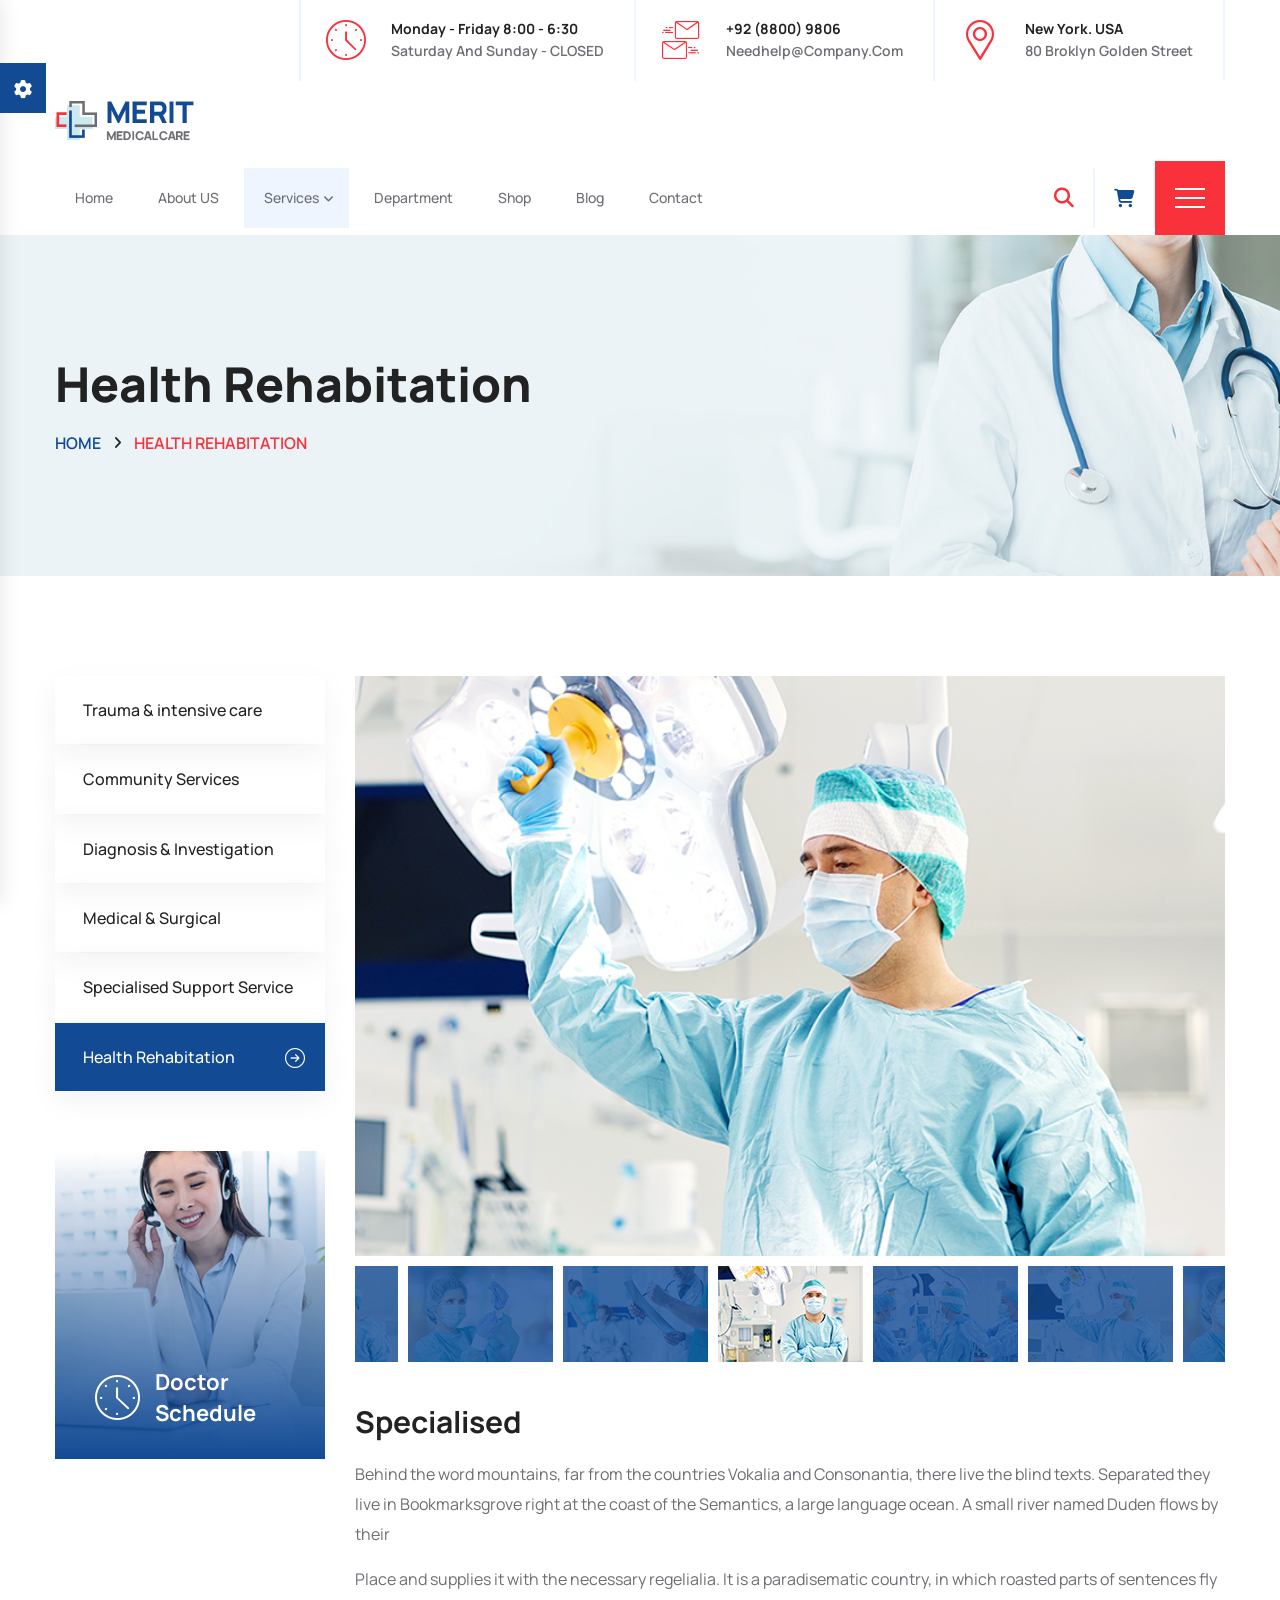
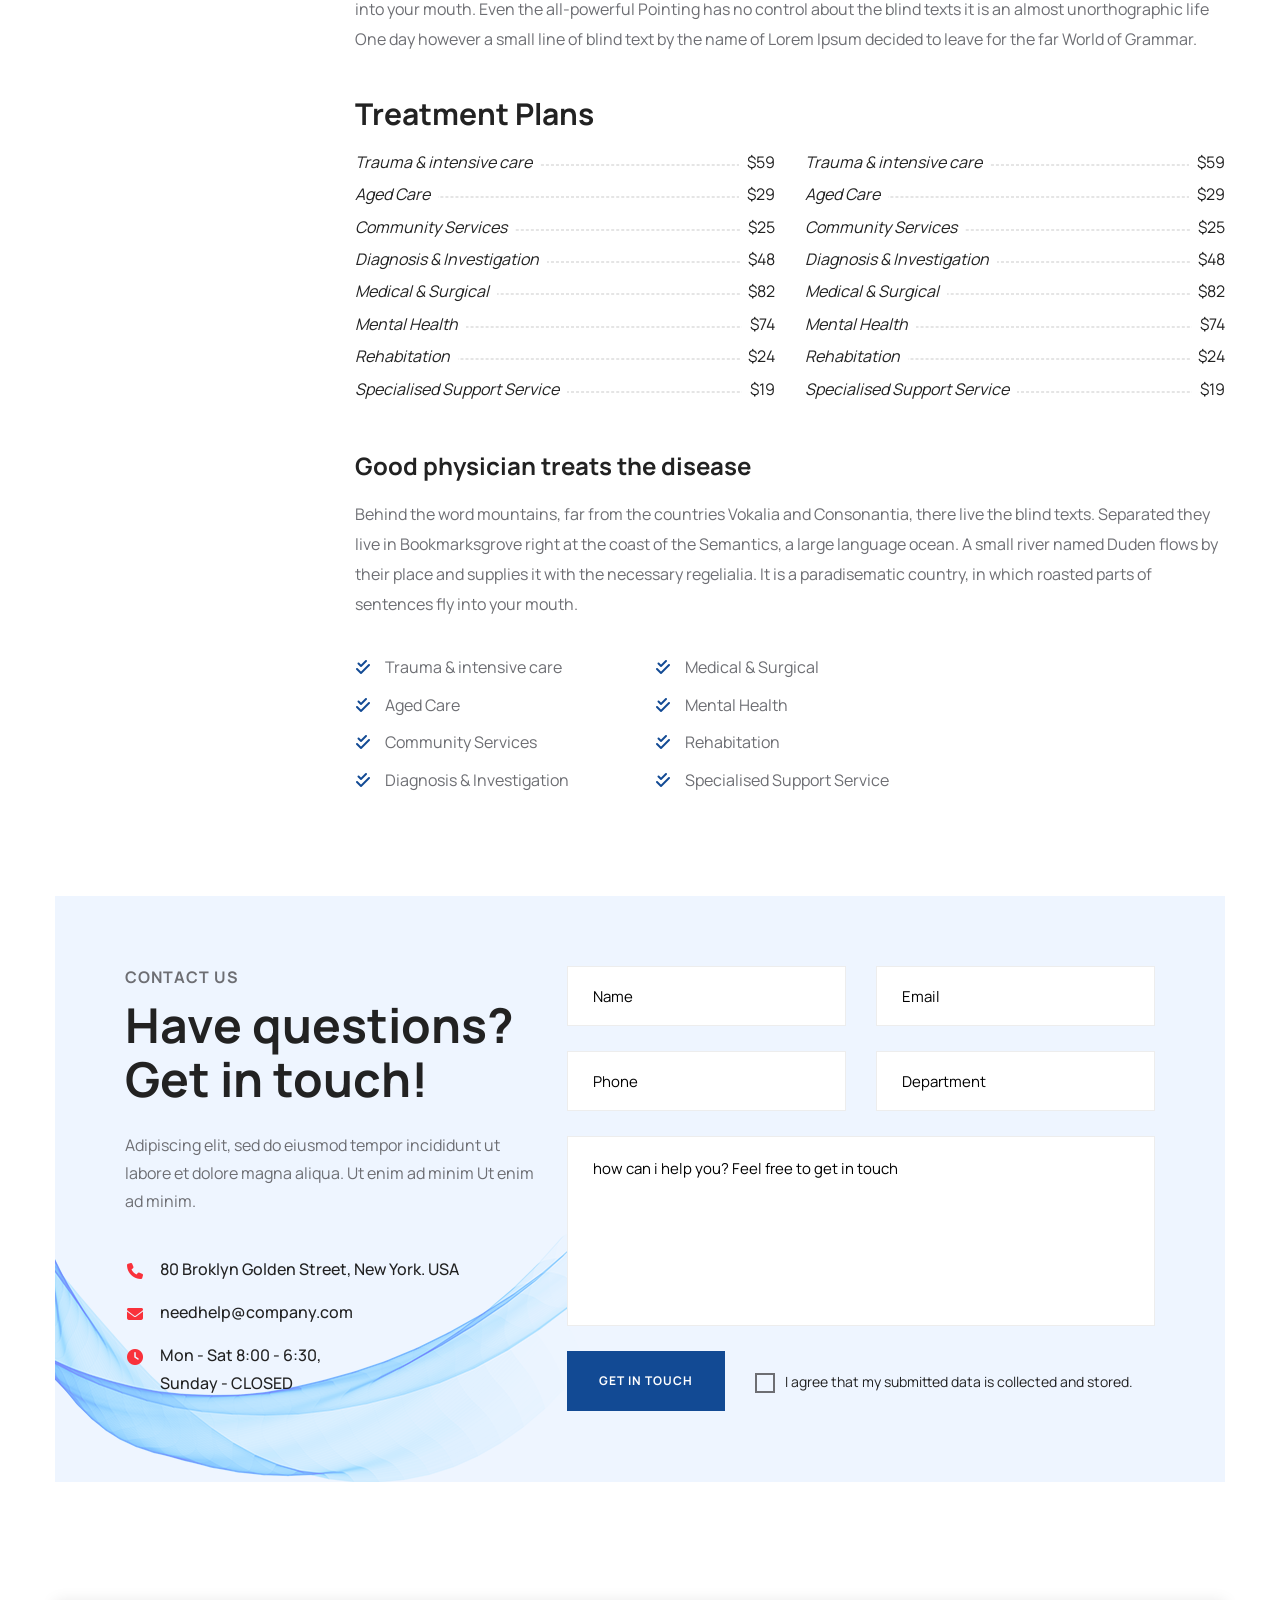
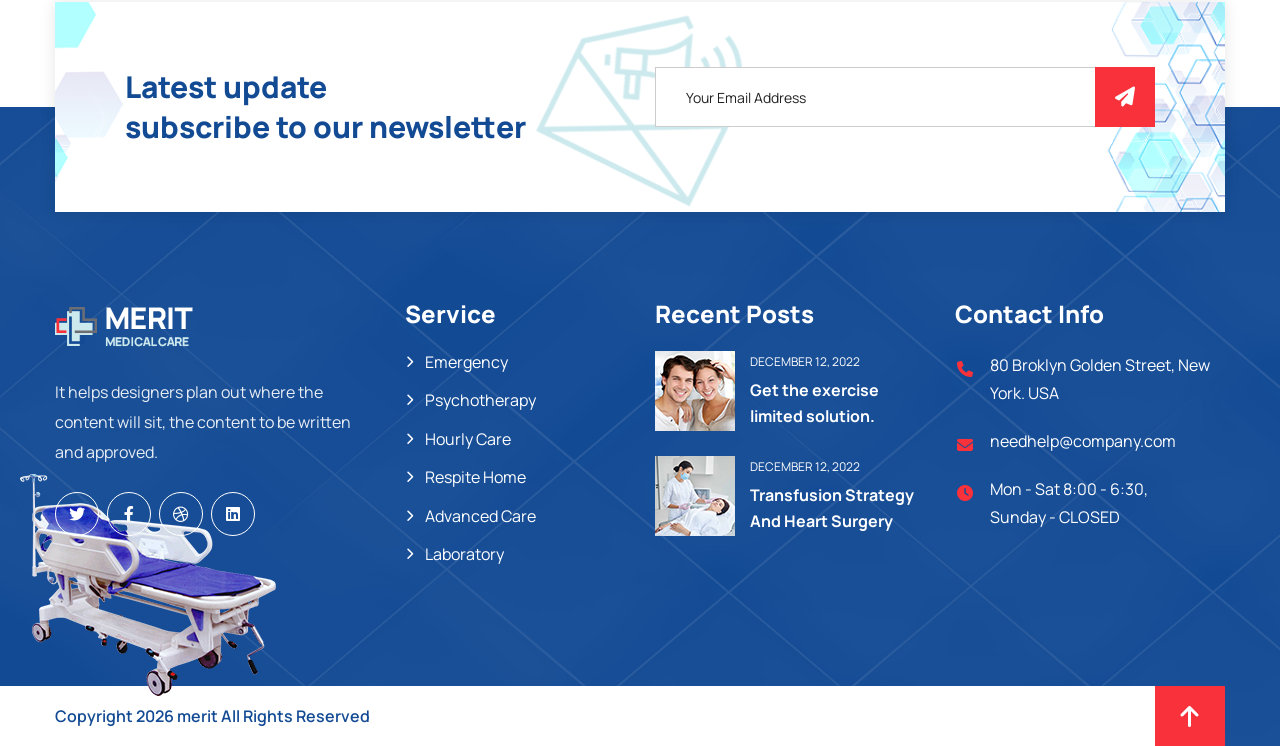
<file: rehabitation.html>
<!DOCTYPE html>
<html>


<head>
<meta charset="utf-8">
<title>Merit Medical Business| Home</title>
<!-- Stylesheets -->
<link href="assets/css/bootstrap.css" rel="stylesheet">
<link href="assets/css/style.css" rel="stylesheet">
<link href="assets/css/responsive.css" rel="stylesheet">

<link href="https://fonts.googleapis.com/css2?family=Manrope:wght@300;400;500;600;700&amp;display=swap" rel="stylesheet">

<!--Color Switcher Mockup-->
<link href="assets/css/color-switcher-design.css" rel="stylesheet">

<!-- Color Themes -->
<link id="theme-color-file" href="assets/css/color-themes/default-color.css" rel="stylesheet">

<link rel="shortcut icon" href="assets/images/favicon.png" type="image/x-icon">
<link rel="icon" href="assets/images/favicon.png" type="image/x-icon">

<!-- Responsive -->
<meta http-equiv="X-UA-Compatible" content="IE=edge">
<meta name="viewport" content="width=device-width, initial-scale=1.0, maximum-scale=1.0, user-scalable=0">

<!--[if lt IE 9]><script src="https://cdnjs.cloudflare.com/ajax/libs/html5shiv/3.7.3/html5shiv.js"></script><![endif]-->
<!--[if lt IE 9]><script src="js/respond.js"></script><![endif]-->
</head>

<body class="hidden-bar-wrapper">

<div class="page-wrapper">
 	
	<!-- Preloader -->
    <div class="preloader"></div>
	<!-- End Preloader -->
	
 	<!-- Header Style One -->
    <header class="main-header">
    	
		<!-- Header Upper -->
        <div class="header-upper">
            <div class="auto-container">
                <div class="d-flex justify-content-between align-items-center flex-wrap">
                    
                    <div class="logo-box">
                        <!-- <div class="logo"><a href="index.html"><img src="assets/images/logo.png" alt="" title=""></a></div> -->
                    </div>
                    
                    <div class="upper-right d-flex flex-wrap">
                        
                        <!--Info Box-->
                        <div class="upper-column info-box">
                            <div class="icon-box"><span class="flaticon-clock"></span></div>
                            <ul>
								<li><strong>Monday  - Friday  8:00 - 6:30</strong></li>
                                <li>Saturday and Sunday - CLOSED</li>
                            </ul>
                        </div>
                        
                        <!--Info Box-->
                        <div class="upper-column info-box">
                            <div class="icon-box"><span class="flaticon-send-mail"></span></div>
                            <ul>
                                <li><strong>+92 (8800) 9806</strong></li>
                                <li><a href="mailto:needhelp@company.com">needhelp@company.com</a></li>
                            </ul>
                        </div>
                        
                        <!--Info Box-->
                        <div class="upper-column info-box">
                            <div class="icon-box"><span class="flaticon-placeholder"></span></div>
                            <ul>
								<li><strong>New York. USA</strong></li>
                                <li>80 Broklyn Golden Street</li>
                            </ul>
                        </div>
                        
                    </div>
                    
                </div>
            </div>
        </div>
        <!--End Header Upper-->
		
		<!-- Header Lower -->
        <div class="header-upper">
            <div class="auto-container">
				<div class="inner-container">
					<!-- Logo Box -->
					<div class="logo-box">
						<div class="logo"><a href="index.html"><img src="assets/images/logo.png" alt="" title=""></a></div>
					</div>
					
					<div class="d-flex justify-content-between align-items-center flex-wrap">
						
						<div class="nav-outer">
							<!-- Main Menu -->
							<nav class="main-menu navbar-expand-md">
								<div class="navbar-header">
									<!-- Toggle Button -->    	
									<button class="navbar-toggler" type="button" data-toggle="collapse" data-target="#navbarSupportedContent" aria-controls="navbarSupportedContent" aria-expanded="false" aria-label="Toggle navigation">
										<span class="icon-bar"></span>
										<span class="icon-bar"></span>
										<span class="icon-bar"></span>
									</button>
								</div>
								
								<div class="navbar-collapse collapse clearfix" id="navbarSupportedContent">
									<ul class="navigation clearfix">
										<li class="#"><a href="index.html">Home</a>
											<!-- <ul>
												<li><a href="index.html">Homepage 01 General</a></li>
												<li><a href="index-2.html">Homepage 02 Clinic</a></li>
												<li><a href="index-3.html">Homepage 03 Dentist</a></li>
												<li><a href="index-4.html">Homepage 04 Cardiology</a></li>
												<li><a href="index-5.html">Homepage 05 Surgery</a></li>
												<li><a href="index-6.html">Homepage 06 Veterinary</a></li>
												<li><a href="index-7.html">Homepage 07 Laboratory</a></li>
												<li><a href="index-8.html">Homepage 08 Physiotherapy</a></li>
												<li><a href="index-9.html">Homepage 09 Orthopedics</a></li>
												<li><a href="index-10.html">Homepage 10 Eye-Care</a></li>
												<li class="dropdown"><a href="#">One Pager Style</a>
													<ul>
														<li><a href="index-1.html">HomePage 01 General</a></li>
														<li><a href="index-2-1.html">HomePage 02 Clinic</a></li>
														<li><a href="index-3-1.html">HomePage 03 Dentist</a></li>
														<li><a href="index-4-1.html">HomePage 04 Cardiology</a></li>
														<li><a href="index-5-1.html">HomePage 05 Surgery</a></li>
														<li><a href="index-6-1.html">HomePage 06 Veterinary</a></li>
														<li><a href="index-7-1.html">HomePage 07 Laboratory</a></li>
														<li><a href="index-8-1.html">Homepage 08 Physiotherapy</a></li>
														<li><a href="index-9-1.html">Homepage 09 Orthopedics</a></li>
														<li><a href="index-10-1.html">Homepage 10 Eye-Care</a></li>
													</ul>
												</li>
												<li class="dropdown"><a href="#">Header Styles</a>
													<ul>
														<li><a href="index.html">Header 01 General</a></li>
														<li><a href="index-2.html">Header 02 Clinic</a></li>
														<li><a href="index-3.html">Header 03 Dentist</a></li>
														<li><a href="index-4.html">Header 04 Cardiology</a></li>
														<li><a href="index-5.html">Header 05 Surgery</a></li>
														<li><a href="index-6.html">Header 06 Veterinary</a></li>
														<li><a href="index-7.html">Header 07 Laboratory</a></li>
														<li><a href="index-8.html">Header 08 Physiotherapy</a></li>
														<li><a href="index-9.html">Header 09 Orthopedics</a></li>
														<li><a href="index-10.html">Header 10 Eye-Care</a></li>
													</ul>
												</li>
											</ul> -->
										</li>
										<li class="#"><a href="about.html">About US</a>
											<!-- <ul>
												<li><a href="about.html">About us</a></li>
												<li><a href="faq.html">Faq's</a></li>
												<li><a href="price.html">Price</a></li>
												<li><a href="price-2.html">Price 02</a></li>
												<li><a href="process.html">Process</a></li>
												<li><a href="gallery.html">Projects</a></li>
												<li><a href="timetable.html">Timetable</a></li>
												<li><a href="testimonial.html">Testimonial</a></li>
												<li><a href="coming-soon.html">Coming Soon</a></li>
												<li><a href="terms.html">Terms & Condition</a></li>
												<li><a href="privacy.html">Privacy & Policy</a></li>
												<li class="dropdown"><a href="#">Doctors</a>
													<ul>
														<li><a href="doctors.html">Doctors</a></li>
														<li><a href="doctor-detail.html">Doctor Detail</a></li>
														<li><a href="doctor-detail-2.html">Doctor Detail 02</a></li>
													</ul>
												</li>
											</ul> -->
										</li>
										<li class="dropdown"><a href="services.html">Services</a>
											<ul>
												<li></li>
												<li><a href="intensive-care.html">Trauma & intensive care</a></li>
												<!-- <li><a href="community.html">Community Services</a></li> -->
												<li><a href="diagnosis.html">Diagnosis & Investigation</a></li>
												<li><a href="surgical.html">Medical & Surgical</a></li>
												<li><a href="specialised.html">Specialised Support Service</a></li>
												<li><a href="rehabitation.html">Health Rehabitation</a></li>
											</ul>
										</li>
										<li class="#"><a href="department.html">department</a>
											<!-- <ul>
												<li><a href="department.html">department</a></li>
												<li><a href="department-detail.html">department Detail</a></li>
											</ul> -->
										</li>
										
										<li class="#"><a href="shop.html">Shop</a>
											<!-- <ul>
												<li><a href="shop.html">Our Products</a></li>
												<li><a href="shop-detail.html">Product Single</a></li>
												<li><a href="shopping-cart.html">Shopping Cart</a></li>
												<li><a href="checkout.html">Checkout</a></li>
												<li><a href="register.html">Account</a></li>
											</ul> -->
										</li>
										<li class="#"><a href="blog.html">Blog</a>
											<!-- <ul>
												<li><a href="blog.html">Our Blog</a></li>
												<li><a href="blog-left-sidebar.html">Blog left Sidebar</a></li>
												<li><a href="blog-classic.html">Blog Classic</a></li>
												<li><a href="blog-detail.html">Blog Detail</a></li>
												<li><a href="not-found.html">Not Found</a></li>
											</ul> -->
										</li>
										<li class="#"><a href="contact.html">Contact</a>
											<!-- <ul>
												<li><a href="contact.html">Contact 01</a></li>
												<li><a href="contact-2.html">Contact 02</a></li>
												<li><a href="contact-3.html">Contact 03</a></li>
											</ul> -->
										</li>
									</ul>
								</div>
							</nav>
						</div>
						
						<!-- Main Menu End-->
						<div class="outer-box d-flex align-items-center flex-wrap">
							
							<div class="appointmeny_button-box">
								<a href="#" class="theme-btn btn-style-one">
									<span class="btn-wrap">
										<span class="text-one">Appoint Now</span>
										<span class="text-two">Appoint Now</span>
									</span>
								</a>
							</div>
							
							<!-- Search Btn -->
							<div class="search-box-btn search-box-outer"><span class="icon fa fa-search"></span></div>
							
							<!-- Nav Btn -->
							<div class="nav-btn navSidebar-button fa-regular fa-cart-shopping fa-fw"></div>
							
							<span class="hamburger">
								<span class="top-bun"></span>
								<span class="meat"></span>
								<span class="bottom-bun"></span>
							</span>
							
						</div>
						
						<!-- Mobile Navigation Toggler -->
						<div class="mobile-nav-toggler"><span class="icon flaticon-menu"></span></div>                    
						
					</div>
				</div>
            </div>
        </div>
        <!--End Header Upper-->
		
		<!-- Sticky Header  -->
        <div class="sticky-header">
            <div class="auto-container">
				<div class="inner-container d-flex justify-content-between align-items-center flex-wrap">
				
                <!-- Logo -->
                <div class="logo">
                    <a href="index.html" title=""><img src="assets/images/logo.png" alt="" title=""></a>
                </div>
				
                <!-- Right Box -->
                <div class="right-box">
                    <!-- Main Menu -->
                    <nav class="main-menu">
                        <!--Keep This Empty / Menu will come through Javascript-->
                    </nav>
					<!-- Main Menu End-->
					<!-- Mobile Navigation Toggler -->
					<div class="mobile-nav-toggler"><span class="icon flaticon-menu"></span></div>
                </div>
				
            </div>
        </div><!-- End Sticky Menu -->
		</div>
		
		<!-- Mobile Menu  -->
        <div class="mobile-menu">
            <div class="menu-backdrop"></div>
            <div class="close-btn"><span class="icon flaticon-close"></span></div>
            
            <nav class="menu-box">
                <div class="nav-logo"><a href="index.html"><img src="assets/images/logo-small.png" alt="" title=""></a></div>
                <div class="menu-outer"><!--Here Menu Will Come Automatically Via Javascript / Same Menu as in Header--></div>
            </nav>
        </div><!-- End Mobile Menu -->
	
    </header>
	<!-- End Main Header -->
	
	<!-- Sidebar Cart Item -->
	<div class="xs-sidebar-group info-group">
		<div class="xs-overlay xs-bg-black"></div>
		<div class="xs-sidebar-widget">
			<div class="sidebar-widget-container">
				<div class="close-button">
					<span class="fa fa-solid fa-xmark fa-fw"></span>
				</div>
				<div class="sidebar-textwidget">
					
					<!-- Sidebar Info Content -->
					<div class="sidebar-info-contents">
						<div class="content-inner">
						
							<!-- Title Box -->
							<div class="title-box">
								<h5>Shopping <span>Bag</span></h5>
								<div class="price">$15 from free economy shipping</div>
							</div>
							
							<!-- Empty Cart Box -->
							<div class="empty-cart-box">
								<!-- No Product -->
								<div class="no-cart">
									<span class="icon fa fa-sharp fa-solid fa-cart-shopping fa-fw"></span>
									No products in cart.
								</div>
							</div>
							
							<!-- Lower Box -->
							<div class="lower-box">
								<h5>Popular <span>Suggestions</span></h5>
									
								<!-- Post Block -->
								<div class="post-block">
									<div class="inner-box">
										<div class="image">
											<img src="assets/images/resource/post-thumb-1.jpg" alt="" />
										</div>
										<h6><a href="#">Hematology Machine</a></h6>
										<div class="rating">
											<span class="fa fa-star"></span>
											<span class="fa fa-star"></span>
											<span class="fa fa-star"></span>
											<span class="fa fa-star"></span>
											<span class="fa fa-star"></span>
										</div>
										<div class="price-box">$125</div>
										<a class="theme-btn bag-btn" href="#">add to bag</a>
									</div>
								</div>
								
								<!-- Post Block -->
								<div class="post-block">
									<div class="inner-box">
										<div class="image">
											<img src="assets/images/resource/post-thumb-2.jpg" alt="" />
										</div>
										<h6><a href="#">Dermatology</a></h6>
										<div class="rating">
											<span class="fa fa-star"></span>
											<span class="fa fa-star"></span>
											<span class="fa fa-star"></span>
											<span class="fa fa-star"></span>
											<span class="fa fa-star"></span>
										</div>
										<div class="price-box">$205</div>
										<a class="theme-btn bag-btn" href="#">add to bag</a>
									</div>
								</div>
								
								<!-- Post Block -->
								<div class="post-block">
									<div class="inner-box">
										<div class="image">
											<img src="assets/images/resource/post-thumb-3.jpg" alt="" />
										</div>
										<h6><a href="#">Cardiology</a></h6>
										<div class="rating">
											<span class="fa fa-star"></span>
											<span class="fa fa-star"></span>
											<span class="fa fa-star"></span>
											<span class="fa fa-star"></span>
											<span class="fa fa-star"></span>
										</div>
										<div class="price-box">$125</div>
										<a class="theme-btn bag-btn" href="#">add to bag</a>
									</div>
								</div>
								
							</div>
							
						</div>
					</div>
					
				</div>
			</div>
		</div>
	</div>
	
	<!-- About Sidebar -->
	<div class="about-sidebar">
		<div class="gradient-layer"></div>
		<!-- Close Button -->
		<div class="close-sidebar-widget close-button">
			<span class="fa fa-solid fa-xmark fa-fw"></span>
		</div>
		<div class="sidebar-inner">
			<div class="upper-box">
				<div class="image">
					<img src="assets/images/resource/modern.jpg" alt="" />
				</div>
				<div class="content-box">
					<h3>About <span>Merit</span></h3>
					<div class="text">Ut enim ad minim. facilisis suspendisseipsum dolor sit amet dolore consectetur adipisicing elit sed do eiusmod tempor incididunt ut labore et magna aliqua enim ad minim veniam, quis nostrud.</div>
					<ul class="about-one_list">
						<li>Medicine and instrument</li>
						<li>Instant Operation & Appointment</li>
						<li>From Scintific Jornal</li>
						<li>100% Expert Doctors</li>
					</ul>
				</div>
			</div>
			<!-- Social Box -->
			<div class="social-box">
				<a href="https://youtube.com/" class="youtube fa-brands fa-youtube"></a>
				<a href="https://twitter.com/" class="twitter fa-brands fa-twitter"></a>
				<a href="https://facebook.com/" class="facebook fa-brands fa-facebook-f"></a>
				<a href="https://instagram.com/" class="instagram fa-brands fa-instagram"></a>
			</div>
		</div>
	</div>
	<!-- End About Sidebar -->
	
	<!-- Page Title -->
    <section class="page-title" style="background-image:url(assets/images/background/3.jpg)">
        <div class="auto-container">
			<h2>Health Rehabitation</h2>
			<ul class="bread-crumb clearfix">
				<li><a href="index.html">Home</a></li>
				<li>Health Rehabitation</li>
			</ul>
        </div>
    </section>
    <!-- End Page Title -->
	
	<!-- Services Single Section -->
	<section class="services-single-section">
		<div class="auto-container">
			<div class="row clearfix">
				<!-- Widgets Column -->
				<div class="widgets-column col-lg-3 col-md-12 col-sm-12">
					<div class="inner-column">
						
						<!-- SideBar Widget -->
						<div class="services-widget category-widget">
							<ul class="cat-list">
								<li><a href="services-detail.html">Trauma & intensive care</a></li>
								<li><a href="community.html">Community Services</a></li>
								<li><a href="diagnosis.html">Diagnosis & Investigation</a></li>
								<li><a href="surgical.html">Medical & Surgical</a></li>
								<li><a href="specialised.html">Specialised Support Service</a></li>
								<li class="active"><a href="rehabitation.html">Health Rehabitation</a></li>
							</ul>
						</div>
						
						<!-- SideBar Widget -->
						<div class="services-widget schedule-widget">
							<div class="image">
								<img src="assets/images/resource/service-2.jpg" alt="" />
								<div class="overlay-box">
									<div class="content">
										<span class="icon flaticon-clock"></span>
										<h3>Doctor <br> Schedule</h3>
									</div>
								</div>
							</div>
						</div>
						
					</div>
				</div>
				
				<!-- Content Column -->
				<div class="content-column col-lg-9 col-md-12 col-sm-12">
					<div class="inner-column">
						
						<!-- Services Carousel -->
						<div class="services-page-carousel">
							<div class="image-column">
								<div class="carousel-outer">
			
									<ul class="image-carousel owl-carousel owl-theme">
										<li><a href="assets/images/resource/service-1.jpg" class="lightbox-image" title="Image Caption Here"><img src="assets/images/resource/service-1.jpg" alt=""></a></li>
										<li><a href="assets/images/resource/service-1.jpg" class="lightbox-image" title="Image Caption Here"><img src="assets/images/resource/service-1.jpg" alt=""></a></li>
										<li><a href="assets/images/resource/service-1.jpg" class="lightbox-image" title="Image Caption Here"><img src="assets/images/resource/service-1.jpg" alt=""></a></li>
										<li><a href="assets/images/resource/service-1.jpg" class="lightbox-image" title="Image Caption Here"><img src="assets/images/resource/service-1.jpg" alt=""></a></li>
										<li><a href="assets/images/resource/service-1.jpg" class="lightbox-image" title="Image Caption Here"><img src="assets/images/resource/service-1.jpg" alt=""></a></li>
										<li><a href="assets/images/resource/service-1.jpg" class="lightbox-image" title="Image Caption Here"><img src="assets/images/resource/service-1.jpg" alt=""></a></li>
										<li><a href="assets/images/resource/service-1.jpg" class="lightbox-image" title="Image Caption Here"><img src="assets/images/resource/service-1.jpg" alt=""></a></li>
										<li><a href="assets/images/resource/service-1.jpg" class="lightbox-image" title="Image Caption Here"><img src="assets/images/resource/service-1.jpg" alt=""></a></li>
										<li><a href="assets/images/resource/service-1.jpg" class="lightbox-image" title="Image Caption Here"><img src="assets/images/resource/service-1.jpg" alt=""></a></li>
										<li><a href="assets/images/resource/service-1.jpg" class="lightbox-image" title="Image Caption Here"><img src="assets/images/resource/service-1.jpg" alt=""></a></li>
									</ul>
									
									<ul class="thumbs-carousel owl-carousel owl-theme">
										<li><img src="assets/images/resource/service-thumb-1.jpg" alt=""></li>
										<li><img src="assets/images/resource/service-thumb-2.jpg" alt=""></li>
										<li><img src="assets/images/resource/service-thumb-3.jpg" alt=""></li>
										<li><img src="assets/images/resource/service-thumb-4.jpg" alt=""></li>
										<li><img src="assets/images/resource/service-thumb-5.jpg" alt=""></li>
										<li><img src="assets/images/resource/service-thumb-1.jpg" alt=""></li>
										<li><img src="assets/images/resource/service-thumb-2.jpg" alt=""></li>
										<li><img src="assets/images/resource/service-thumb-3.jpg" alt=""></li>
										<li><img src="assets/images/resource/service-thumb-4.jpg" alt=""></li>
										<li><img src="assets/images/resource/service-thumb-5.jpg" alt=""></li>
									</ul>
									
								</div>
							</div>
						</div>
						
						<h3>Specialised</h3>
						
						<p>Behind the word mountains, far from the countries Vokalia and Consonantia, there live the blind texts. Separated they live in Bookmarksgrove right at the coast of the Semantics, a large language ocean. A small river named Duden flows by their</p>
						<p>Place and supplies it with the necessary regelialia. It is a paradisematic country, in which roasted parts of sentences fly into your mouth. Even the all-powerful Pointing has no control about the blind texts it is an almost unorthographic life One day however a small line of blind text by the name of Lorem Ipsum decided to leave for the far World of Grammar.</p>
						<h3>Treatment Plans</h3>
						<div class="row">
							<div class="column col-lg-6 col-md-12 col-sm-12">
								<ul class="plan-list">
									<li><i>Trauma & intensive care</i><span>$59</span></li>
									<li><i>Aged Care</i><span>$29</span></li>
									<li><i>Community Services</i><span>$25</span></li>
									<li><i>Diagnosis & Investigation</i><span>$48</span></li>
									<li><i>Medical & Surgical</i><span>$82</span></li>
									<li><i>Mental Health</i><span>$74</span></li>
									<li><i>Rehabitation</i><span>$24</span></li>
									<li><i>Specialised Support Service</i><span>$19</span></li>
								</ul>
							</div>
							<div class="column col-lg-6 col-md-12 col-sm-12">
								<ul class="plan-list">
									<li><i>Trauma & intensive care</i><span>$59</span></li>
									<li><i>Aged Care</i><span>$29</span></li>
									<li><i>Community Services</i><span>$25</span></li>
									<li><i>Diagnosis & Investigation</i><span>$48</span></li>
									<li><i>Medical & Surgical</i><span>$82</span></li>
									<li><i>Mental Health</i><span>$74</span></li>
									<li><i>Rehabitation</i><span>$24</span></li>
									<li><i>Specialised Support Service</i><span>$19</span></li>
								</ul>
							</div>
						</div>
						<h4>Good physician treats the disease</h4>
						<p>Behind the word mountains, far from the countries Vokalia and Consonantia, there live the blind texts. Separated they live in Bookmarksgrove right at the coast of the Semantics, a large language ocean. A small river named Duden flows by their place and supplies it with the necessary regelialia. It is a paradisematic country, in which roasted parts of sentences fly into your mouth.</p>
						<br>
						<div class="row">
							<div class="column col-lg-4 col-md-6 col-sm-12">
								<ul class="doctor-detail_list-two">
									<li>Trauma & intensive care</li>
									<li>Aged Care</li>
									<li>Community Services</li>
									<li>Diagnosis & Investigation</li>
								</ul>
							</div>
							<div class="column col-lg-4 col-md-6 col-sm-12">
								<ul class="doctor-detail_list-two">
									<li>Medical & Surgical</li>
									<li>Mental Health</li>
									<li>Rehabitation</li>
									<li>Specialised Support Service</li>
								</ul>
							</div>
						</div>
					</div>
				</div>
				
			</div>
		</div>
	</section>
	<!-- End Services Single Section -->
	
	<!-- Question One -->
	<section class="question-one">
		<div class="auto-container">
			<div class="question-one-inner_container" style="background-image:url(assets/images/background/pattern-14.png)">
				<div class="row clearfix">
					<!-- Title Column -->
					<div class="question-one_title-column col-lg-5 col-md-12 col-sm-12">
						<!-- Sec Title -->
						<div class="sec-title">
							<div class="sec-title_title">CONTACT US</div>
							<h2 class="sec-title_heading">Have questions? Get in touch!</h2>
							<div class="sec-title_text">Adipiscing elit, sed do eiusmod tempor incididunt ut labore et dolore magna aliqua. Ut enim ad minim Ut enim ad minim.</div>
						</div>
						<ul class="question-one_contact-list">
							<li><span class="icon fa-solid fa-phone fa-fw"></span>80 Broklyn Golden Street, New York. USA</li>
							<li><span class="icon fa-solid fa-envelope fa-fw"></span> <a href="mailto:needhelp@company.com">needhelp@company.com</a></li>
							<li><span class="icon fa-solid fa-clock fa-fw"></span>Mon - Sat 8:00 - 6:30, <br> Sunday - CLOSED</li>
						</ul>
					</div>
					<!-- Form Column -->
					<div class="question-one_form-column col-lg-7 col-md-12 col-sm-12">
						
						<!-- Default Form -->
						<div class="default-form">
							<form method="post" action="https://html.themerange.com/merit/merit/contact.html">
								<div class="row clearfix">
									
									<div class="col-lg-6 col-md-6 col-sm-12 form-group">
										<input type="text" name="username" placeholder="Name" required="">
									</div>
									
									<div class="col-lg-6 col-md-6 col-sm-12 form-group">
										<input type="text" name="email" placeholder="Email" required="">
									</div>
									
									<div class="col-lg-6 col-md-6 col-sm-12 form-group">
										<input type="text" name="phone" placeholder="Phone" required="">
									</div>
									
									<div class="col-lg-6 col-md-6 col-sm-12 form-group">
										<input type="text" name="department" placeholder="Department" required="">
									</div>
									
									<div class="col-lg-12 col-md-12 col-sm-12 form-group">
										<textarea class="" name="message" placeholder="how can i help you? Feel free to get in touch"></textarea>
									</div>
									
									<div class="col-lg-12 col-md-12 col-sm-12 form-group">
										<!-- Button Box -->
										<div class="button-box align-items-center flex-wrap d-flex">
											<button class="theme-btn btn-style-one">
												<span class="btn-wrap">
													<span class="text-one">get in touch</span>
													<span class="text-two">get in touch</span>
												</span>
											</button>
											<div class="check-box">
												<input type="checkbox" name="remember-password" id="type-1">
												<label for="type-1">I agree that my submitted data is collected and stored.</label>
											</div>
										</div>
									</div>
									
								</div>
							</form>
						</div>
						<!-- End Default Form -->
						
					</div>
				</div>
			</div>
		</div>
	</section>
	<!-- End Question One -->
	
	<!-- Newsletter Section / Style Two -->
	<section class="newsletter-one style-two">
		<div class="auto-container">
			<div class="newsletter-one_inner-container" style="background-image:url(assets/images/background/pattern-7.png)">
				<div class="newsletter-one_icon">
					<img src="assets/images/icons/envelope.png" alt="" />
				</div>
				<div class="row clearfix">
					<!-- Title Column -->
					<div class="newsletter-one_title-column col-lg-6 col-md-12 col-sm-12">
						<h3 class="newsletter-one_title">Latest update <br> subscribe to our newsletter</h3>
					</div>
					<!-- Form Column -->
					<div class="newsletter-one_form-column col-lg-6 col-md-12 col-sm-12">
						<!-- Subscribe Form -->
						<div class="subscribe-form">
							<form method="post" action="https://html.themerange.com/merit/merit/contact.html">
								<div class="form-group">
									<input type="email" name="email" value="" placeholder="Your Email Address" required>
									<button type="submit" class="theme-btn fa-solid fa-paper-plane fa-fw"></button>
								</div>
							</form>
						</div>
					</div>
				</div>
			</div>
		</div>
	</section>
	<!-- End Newsletter Section -->
	
	<!--Main Footer-->
    <footer class="main-footer" style="background-image: url(assets/images/background/pattern-8.png)">
		<!-- Vector One -->
		<span class="footer-vector_one">
			<img src="assets/images/resource/footer-vector-1.png" alt="" />
		</span>
		<!-- Vector Two -->
		<span class="footer-vector_two">
			<img src="assets/images/resource/footer-vector-2.png" alt="" />
		</span>
		<div class="auto-container">
        	<!--Widgets Section-->
            <div class="main-footer_widgets">
            	<div class="row clearfix">
                	
                    <!--big column-->
                    <div class="big-column col-lg-6 col-md-12 col-sm-12">
                        <div class="row clearfix">
							
							<!--Footer Column-->
                            <div class="main-footer_column col-lg-7 col-md-6 col-sm-12">
                                <div class="footer-widget logo-widget">
									<div class="main-footer_logo">
                                    	<a href="index.html"><img src="assets/images/footer-logo.png" alt="" /></a>
                                    </div>
                                    <div class="main-footer_text">It helps designers plan out where the content will sit, the content to be written and approved.</div>
									<!-- Social Box -->
									<ul class="footer-social_box">
										<li><a href="https://www.twitter.com/" class="fa-brands fa-twitter fa-fw"></a></li>
										<li><a href="https://www.facebook.com/" class="fa-brands fa-facebook-f fa-fw"></a></li>
										<li><a href="https://dribbble.com/" class="fa-brands fa-dribbble fa-fw"></a></li>
										<li><a href="https://www.linkedin.com/" class="fa-brands fa-linkedin fa-fw"></a></li>
									</ul>
								</div>
							</div>
							
							<!--Footer Column-->
                            <div class="main-footer_column col-lg-5 col-md-6 col-sm-12">
                                <div class="footer-widget links-widget">
									<h4 class="main-footer_title">Service</h4>
									<ul class="main-footer_list">
										<li><a href="#">Emergency</a></li>
										<li><a href="#">Psychotherapy</a></li>
										<li><a href="#">Hourly Care</a></li>
										<li><a href="#">Respite Home</a></li>
										<li><a href="#">Advanced Care</a></li>
										<li><a href="#">Laboratory</a></li>
									</ul>
								</div>
							</div>
							
						</div>
					</div>
					
					<!--big column-->
                    <div class="big-column col-lg-6 col-md-12 col-sm-12">
                        <div class="row clearfix">
							
							<!--Footer Column-->
                            <div class="main-footer_column col-lg-6 col-md-6 col-sm-12">
                                <div class="footer-widget news-widget">
									<h4 class="main-footer_title">Recent Posts</h4>
									
									<!--News Widget Block-->
                                    <div class="news-widget-block">
                                        <div class="news-widget_image">
											<img src="assets/images/resource/news-widget-1.jpg" alt="" />
										</div>
										<div class="news-widget_post-date">DECEMBER 12, 2022</div>
										<h6 class="news-widget_title"><a href="blog-detail.html">Get the exercise limited solution.</a></h6>
                                    </div>
									
									<!--News Widget Block-->
                                    <div class="news-widget-block">
										<div class="news-widget_image">
											<img src="assets/images/resource/news-widget-2.jpg" alt="" />
										</div>
										<div class="news-widget_post-date">DECEMBER 12, 2022</div>
										<h6 class="news-widget_title"><a href="blog-detail.html">Transfusion Strategy And Heart Surgery</a></h6>
                                    </div>
									
								</div>
							</div>
							
							<!--Footer Column-->
                            <div class="main-footer_column col-lg-6 col-md-6 col-sm-12">
                                <div class="footer-widget contact-widget">
									<h4 class="main-footer_title">Contact Info</h4>
									<ul class="main-footer_contact-list">
										<li><span class="icon fa-solid fa-phone fa-fw"></span>80 Broklyn Golden Street, New York. USA</li>
										<li><span class="icon fa-solid fa-envelope fa-fw"></span> <a href="mailto:needhelp@company.com">needhelp@company.com</a></li>
										<li><span class="icon fa-solid fa-clock fa-fw"></span>Mon - Sat 8:00 - 6:30, <br> Sunday - CLOSED</li>
									</ul>
									
								</div>
							</div>
							
						</div>
					</div>
					
				</div>
			</div>
			
			<!-- Footer Bottom -->
			<div class="main-footer_bottom">
				<div class="d-flex justify-content-between align-items-center flex-wrap">
					<div class="footer_copyright">Copyright 2026 merit All Rights Reserved</div>
					<!-- Scroll To Top -->
					<div class="footer-scroll_top scroll-to-target" data-target="html"><span class="fa fa-arrow-up"></span></div>
				</div>
			</div>
			
		</div>
	</footer>
	
	<!-- Search Popup -->
	<div class="search-popup">
		<div class="color-layer"></div>
		<button class="close-search"><span class="fa fa-solid fa-xmark fa-fw"></span></button>
		<form method="post" action="https://html.themerange.com/merit/merit/blog.html">
			<div class="form-group">
				<input type="search" name="search-field" value="" placeholder="Search Here" required="">
				<button class="fa fa-solid fa-magnifying-glass fa-fw" type="submit"></button>
			</div>
		</form>
	</div>
	<!-- End Search Popup -->
	
</div>
<!-- End PageWrapper -->

<!-- Color Palate / Color Switcher -->
<div class="color-palate">
	<div class="color-trigger">
		<i class="fa-solid fa-gear fa-fw"></i>
	</div>
	<div class="color-palate-inner">
		<div class="color-palate-head">
			<h6>Choose Options</h6>
		</div>
		
		<!-- Colors -->
		<div class="various-color clearfix">
			<div class="colors-list">
				<span class="palate default-color active" data-theme-file="assets/css/color-themes/default-color.css"></span>
				<span class="palate green-color" data-theme-file="assets/css/color-themes/green-color.css"></span>
				<span class="palate olive-color" data-theme-file="assets/css/color-themes/blue-color.css"></span>
				<span class="palate orange-color" data-theme-file="assets/css/color-themes/orange-color.css"></span>
				<span class="palate purple-color" data-theme-file="assets/css/color-themes/purple-color.css"></span>
				<span class="palate teal-color" data-theme-file="assets/css/color-themes/teal-color.css"></span>
				<span class="palate brown-color" data-theme-file="assets/css/color-themes/brown-color.css"></span>
				<span class="palate yellow-color" data-theme-file="assets/css/color-themes/yellow-color.css"></span>
			</div>
		</div>
				
		<h6>RTL Version</h6>
		<ul class="rtl-version option-box"> <li class="rtl">RTL Version</li> <li>LTR Version</li> </ul>
		<h6>Boxed Version</h6>
		<ul class="box-version option-box"> <li class="box">Boxed</li> <li>Full width</li></ul>
		<h6>Want Sticky Header</h6>
		<ul class="header-version option-box"> <li class="box">No</li> <li>Yes</li></ul>
		<h6>Dark Verion</h6>
		<ul class="dark-version option-box"> <li class="box">Yes</li> <li>No</li></ul>
		
		<div class="purchase-box">
			You will find much more options for colors and styling in admin panel. This color picker is used only for demonstation purposes.
			<a href="#" class="theme-btn btn-style-two">
				<span class="btn-wrap">
					<span class="text-one">buy now</span>
					<span class="text-two">buy now</span>
				</span>
			</a>
		</div>
		
	</div>
</div>
<!-- End Color Palate / Color Switcher -->

<!-- Scroll To Top -->
<div class="scroll-to-top scroll-to-target" data-target="html"><span class="fa fa-arrow-up"></span></div>

<script src="assets/js/jquery.js"></script>
<script src="assets/js/popper.min.js"></script>
<script src="assets/js/bootstrap.min.js"></script>
<script src="assets/js/jquery.mCustomScrollbar.concat.min.js"></script>
<script src="assets/js/appear.js"></script>
<script src="assets/js/parallax.min.js"></script>
<script src="assets/js/tilt.jquery.min.js"></script>
<script src="assets/js/jquery.paroller.min.js"></script>
<script src="assets/js/owl.js"></script>
<script src="assets/js/wow.js"></script>
<script src="assets/js/odometer.js"></script>
<script src="assets/js/parallax-scroll.js"></script>
<script src="assets/js/magnific-popup.min.js"></script>
<script src="assets/js/nav-tool.js"></script>
<script src="assets/js/jquery-ui.js"></script>
<script src="assets/js/script.js"></script>
<script src="assets/js/color-settings.js"></script>

</body>

<!-- Mirrored from https://html.themerange.com/merit/merit/rehabitation.html by HTTrack Website Copier/3.x [XR&CO], Tue, 27 Oct 2026 05:49:13 GMT -->
</html>
</file>
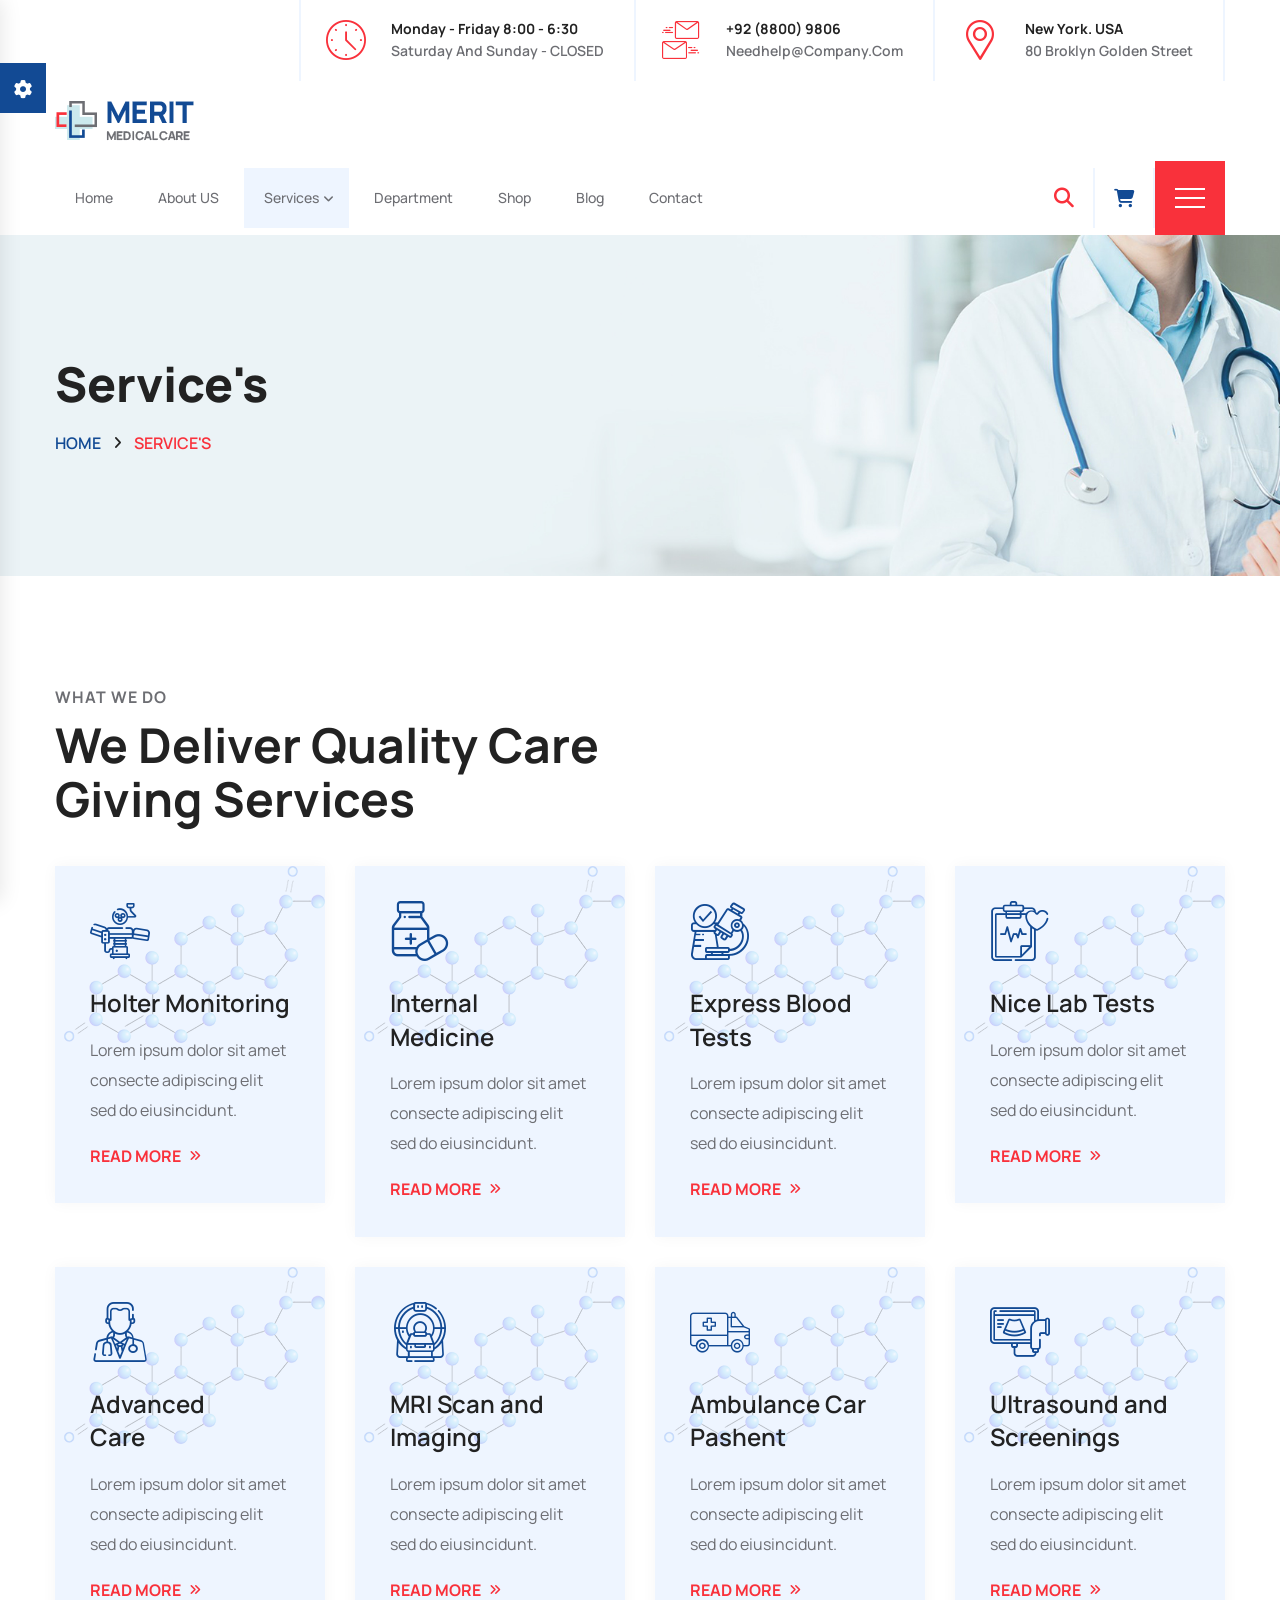
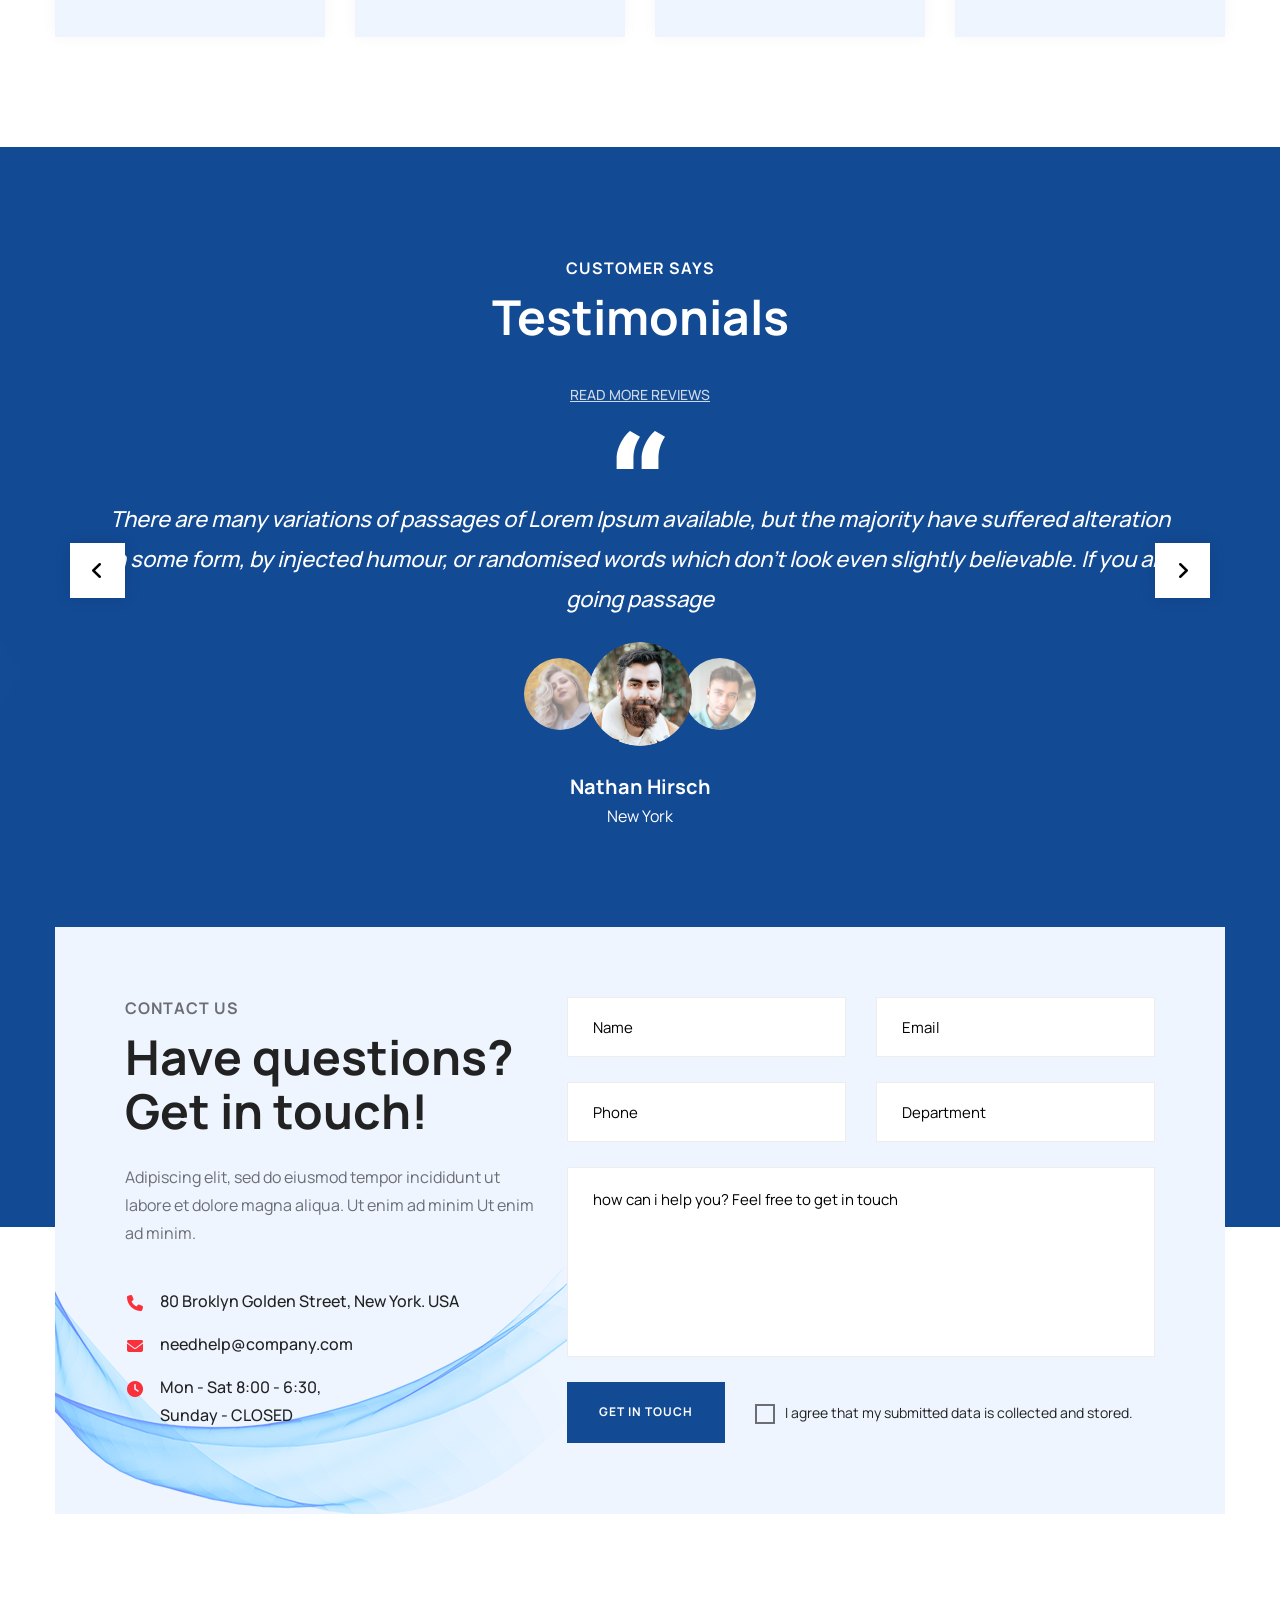
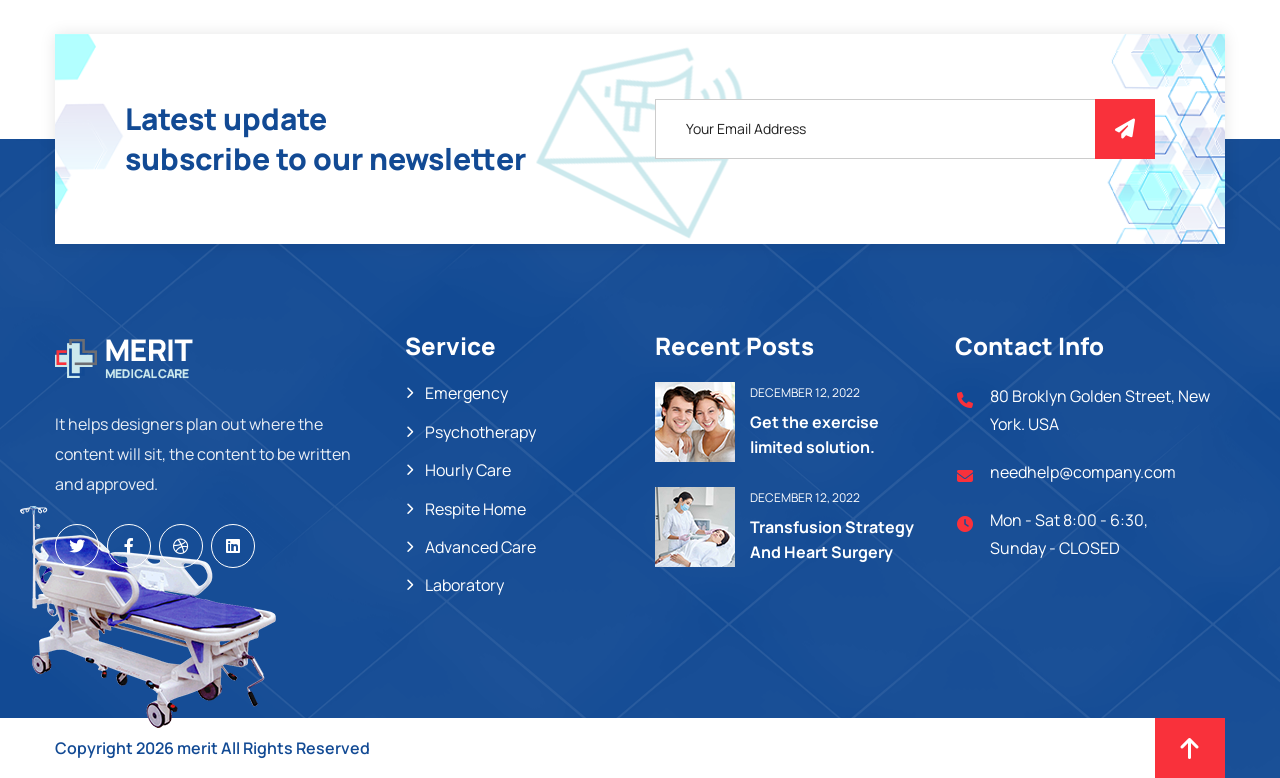
<file: services.html>
<!DOCTYPE html>
<html>


<head>
<meta charset="utf-8">
<title>Merit Medical Business| Home</title>
<!-- Stylesheets -->
<link href="assets/css/bootstrap.css" rel="stylesheet">
<link href="assets/css/style.css" rel="stylesheet">
<link href="assets/css/responsive.css" rel="stylesheet">

<link href="https://fonts.googleapis.com/css2?family=Manrope:wght@300;400;500;600;700&amp;display=swap" rel="stylesheet">

<!--Color Switcher Mockup-->
<link href="assets/css/color-switcher-design.css" rel="stylesheet">

<!-- Color Themes -->
<link id="theme-color-file" href="assets/css/color-themes/default-color.css" rel="stylesheet">

<link rel="shortcut icon" href="assets/images/favicon.png" type="image/x-icon">
<link rel="icon" href="assets/images/favicon.png" type="image/x-icon">

<!-- Responsive -->
<meta http-equiv="X-UA-Compatible" content="IE=edge">
<meta name="viewport" content="width=device-width, initial-scale=1.0, maximum-scale=1.0, user-scalable=0">

<!--[if lt IE 9]><script src="https://cdnjs.cloudflare.com/ajax/libs/html5shiv/3.7.3/html5shiv.js"></script><![endif]-->
<!--[if lt IE 9]><script src="js/respond.js"></script><![endif]-->
</head>

<body class="hidden-bar-wrapper">

<div class="page-wrapper">
 	
	<!-- Preloader -->
    <div class="preloader"></div>
	<!-- End Preloader -->
	
 	<!-- Header Style One -->
    <header class="main-header">
    	
		<!-- Header Upper -->
        <div class="header-upper">
            <div class="auto-container">
                <div class="d-flex justify-content-between align-items-center flex-wrap">
                    
                    <div class="logo-box">
                        <!-- <div class="logo"><a href="index.html"><img src="assets/images/logo.png" alt="" title=""></a></div> -->
                    </div>
                    
                    <div class="upper-right d-flex flex-wrap">
                        
                        <!--Info Box-->
                        <div class="upper-column info-box">
                            <div class="icon-box"><span class="flaticon-clock"></span></div>
                            <ul>
								<li><strong>Monday  - Friday  8:00 - 6:30</strong></li>
                                <li>Saturday and Sunday - CLOSED</li>
                            </ul>
                        </div>
                        
                        <!--Info Box-->
                        <div class="upper-column info-box">
                            <div class="icon-box"><span class="flaticon-send-mail"></span></div>
                            <ul>
                                <li><strong>+92 (8800) 9806</strong></li>
                                <li><a href="mailto:needhelp@company.com">needhelp@company.com</a></li>
                            </ul>
                        </div>
                        
                        <!--Info Box-->
                        <div class="upper-column info-box">
                            <div class="icon-box"><span class="flaticon-placeholder"></span></div>
                            <ul>
								<li><strong>New York. USA</strong></li>
                                <li>80 Broklyn Golden Street</li>
                            </ul>
                        </div>
                        
                    </div>
                    
                </div>
            </div>
        </div>
        <!--End Header Upper-->
		
		<!-- Header Lower -->
        <div class="header-upper">
            <div class="auto-container">
				<div class="inner-container">
					<!-- Logo Box -->
					<div class="logo-box">
						<div class="logo"><a href="index.html"><img src="assets/images/logo.png" alt="" title=""></a></div>
					</div>
					
					<div class="d-flex justify-content-between align-items-center flex-wrap">
						
						<div class="nav-outer">
							<!-- Main Menu -->
							<nav class="main-menu navbar-expand-md">
								<div class="navbar-header">
									<!-- Toggle Button -->    	
									<button class="navbar-toggler" type="button" data-toggle="collapse" data-target="#navbarSupportedContent" aria-controls="navbarSupportedContent" aria-expanded="false" aria-label="Toggle navigation">
										<span class="icon-bar"></span>
										<span class="icon-bar"></span>
										<span class="icon-bar"></span>
									</button>
								</div>
								
								<div class="navbar-collapse collapse clearfix" id="navbarSupportedContent">
									<ul class="navigation clearfix">
										<li class="#"><a href="index.html">Home</a>
											<!-- <ul>
												<li><a href="index.html">Homepage 01 General</a></li>
												<li><a href="index-2.html">Homepage 02 Clinic</a></li>
												<li><a href="index-3.html">Homepage 03 Dentist</a></li>
												<li><a href="index-4.html">Homepage 04 Cardiology</a></li>
												<li><a href="index-5.html">Homepage 05 Surgery</a></li>
												<li><a href="index-6.html">Homepage 06 Veterinary</a></li>
												<li><a href="index-7.html">Homepage 07 Laboratory</a></li>
												<li><a href="index-8.html">Homepage 08 Physiotherapy</a></li>
												<li><a href="index-9.html">Homepage 09 Orthopedics</a></li>
												<li><a href="index-10.html">Homepage 10 Eye-Care</a></li>
												<li class="dropdown"><a href="#">One Pager Style</a>
													<ul>
														<li><a href="index-1.html">HomePage 01 General</a></li>
														<li><a href="index-2-1.html">HomePage 02 Clinic</a></li>
														<li><a href="index-3-1.html">HomePage 03 Dentist</a></li>
														<li><a href="index-4-1.html">HomePage 04 Cardiology</a></li>
														<li><a href="index-5-1.html">HomePage 05 Surgery</a></li>
														<li><a href="index-6-1.html">HomePage 06 Veterinary</a></li>
														<li><a href="index-7-1.html">HomePage 07 Laboratory</a></li>
														<li><a href="index-8-1.html">Homepage 08 Physiotherapy</a></li>
														<li><a href="index-9-1.html">Homepage 09 Orthopedics</a></li>
														<li><a href="index-10-1.html">Homepage 10 Eye-Care</a></li>
													</ul>
												</li>
												<li class="dropdown"><a href="#">Header Styles</a>
													<ul>
														<li><a href="index.html">Header 01 General</a></li>
														<li><a href="index-2.html">Header 02 Clinic</a></li>
														<li><a href="index-3.html">Header 03 Dentist</a></li>
														<li><a href="index-4.html">Header 04 Cardiology</a></li>
														<li><a href="index-5.html">Header 05 Surgery</a></li>
														<li><a href="index-6.html">Header 06 Veterinary</a></li>
														<li><a href="index-7.html">Header 07 Laboratory</a></li>
														<li><a href="index-8.html">Header 08 Physiotherapy</a></li>
														<li><a href="index-9.html">Header 09 Orthopedics</a></li>
														<li><a href="index-10.html">Header 10 Eye-Care</a></li>
													</ul>
												</li>
											</ul> -->
										</li>
										<li class="#"><a href="about.html">About US</a>
											<!-- <ul>
												<li><a href="about.html">About us</a></li>
												<li><a href="faq.html">Faq's</a></li>
												<li><a href="price.html">Price</a></li>
												<li><a href="price-2.html">Price 02</a></li>
												<li><a href="process.html">Process</a></li>
												<li><a href="gallery.html">Projects</a></li>
												<li><a href="timetable.html">Timetable</a></li>
												<li><a href="testimonial.html">Testimonial</a></li>
												<li><a href="coming-soon.html">Coming Soon</a></li>
												<li><a href="terms.html">Terms & Condition</a></li>
												<li><a href="privacy.html">Privacy & Policy</a></li>
												<li class="dropdown"><a href="#">Doctors</a>
													<ul>
														<li><a href="doctors.html">Doctors</a></li>
														<li><a href="doctor-detail.html">Doctor Detail</a></li>
														<li><a href="doctor-detail-2.html">Doctor Detail 02</a></li>
													</ul>
												</li>
											</ul> -->
										</li>
										<li class="dropdown"><a href="services.html">Services</a>
											<ul>
												<li></li>
												<li><a href="intensive-care.html">Trauma & intensive care</a></li>
												<!-- <li><a href="community.html">Community Services</a></li> -->
												<li><a href="diagnosis.html">Diagnosis & Investigation</a></li>
												<li><a href="surgical.html">Medical & Surgical</a></li>
												<li><a href="specialised.html">Specialised Support Service</a></li>
												<li><a href="rehabitation.html">Health Rehabitation</a></li>
											</ul>
										</li>
										<li class="#"><a href="department.html">department</a>
											<!-- <ul>
												<li><a href="department.html">department</a></li>
												<li><a href="department-detail.html">department Detail</a></li>
											</ul> -->
										</li>
										
										<li class="#"><a href="shop.html">Shop</a>
											<!-- <ul>
												<li><a href="shop.html">Our Products</a></li>
												<li><a href="shop-detail.html">Product Single</a></li>
												<li><a href="shopping-cart.html">Shopping Cart</a></li>
												<li><a href="checkout.html">Checkout</a></li>
												<li><a href="register.html">Account</a></li>
											</ul> -->
										</li>
										<li class="#"><a href="blog.html">Blog</a>
											<!-- <ul>
												<li><a href="blog.html">Our Blog</a></li>
												<li><a href="blog-left-sidebar.html">Blog left Sidebar</a></li>
												<li><a href="blog-classic.html">Blog Classic</a></li>
												<li><a href="blog-detail.html">Blog Detail</a></li>
												<li><a href="not-found.html">Not Found</a></li>
											</ul> -->
										</li>
										<li class="#"><a href="contact.html">Contact</a>
											<!-- <ul>
												<li><a href="contact.html">Contact 01</a></li>
												<li><a href="contact-2.html">Contact 02</a></li>
												<li><a href="contact-3.html">Contact 03</a></li>
											</ul> -->
										</li>
									</ul>
								</div>
							</nav>
						</div>
						
						<!-- Main Menu End-->
						<div class="outer-box d-flex align-items-center flex-wrap">
							
							<div class="appointmeny_button-box">
								<a href="#" class="theme-btn btn-style-one">
									<span class="btn-wrap">
										<span class="text-one">Appoint Now</span>
										<span class="text-two">Appoint Now</span>
									</span>
								</a>
							</div>
							
							<!-- Search Btn -->
							<div class="search-box-btn search-box-outer"><span class="icon fa fa-search"></span></div>
							
							<!-- Nav Btn -->
							<div class="nav-btn navSidebar-button fa-regular fa-cart-shopping fa-fw"></div>
							
							<span class="hamburger">
								<span class="top-bun"></span>
								<span class="meat"></span>
								<span class="bottom-bun"></span>
							</span>
							
						</div>
						
						<!-- Mobile Navigation Toggler -->
						<div class="mobile-nav-toggler"><span class="icon flaticon-menu"></span></div>                    
						
					</div>
				</div>
            </div>
        </div>
        <!--End Header Upper-->
		
		<!-- Sticky Header  -->
        <div class="sticky-header">
            <div class="auto-container">
				<div class="inner-container d-flex justify-content-between align-items-center flex-wrap">
				
                <!-- Logo -->
                <div class="logo">
                    <a href="index.html" title=""><img src="assets/images/logo.png" alt="" title=""></a>
                </div>
				
                <!-- Right Box -->
                <div class="right-box">
                    <!-- Main Menu -->
                    <nav class="main-menu">
                        <!--Keep This Empty / Menu will come through Javascript-->
                    </nav>
					<!-- Main Menu End-->
					<!-- Mobile Navigation Toggler -->
					<div class="mobile-nav-toggler"><span class="icon flaticon-menu"></span></div>
                </div>
				
            </div>
        </div><!-- End Sticky Menu -->
		</div>
		
		<!-- Mobile Menu  -->
        <div class="mobile-menu">
            <div class="menu-backdrop"></div>
            <div class="close-btn"><span class="icon flaticon-close"></span></div>
            
            <nav class="menu-box">
                <div class="nav-logo"><a href="index.html"><img src="assets/images/logo-small.png" alt="" title=""></a></div>
                <div class="menu-outer"><!--Here Menu Will Come Automatically Via Javascript / Same Menu as in Header--></div>
            </nav>
        </div><!-- End Mobile Menu -->
	
    </header>
	<!-- End Main Header -->
	
	<!-- Sidebar Cart Item -->
	<div class="xs-sidebar-group info-group">
		<div class="xs-overlay xs-bg-black"></div>
		<div class="xs-sidebar-widget">
			<div class="sidebar-widget-container">
				<div class="close-button">
					<span class="fa fa-solid fa-xmark fa-fw"></span>
				</div>
				<div class="sidebar-textwidget">
					
					<!-- Sidebar Info Content -->
					<div class="sidebar-info-contents">
						<div class="content-inner">
						
							<!-- Title Box -->
							<div class="title-box">
								<h5>Shopping <span>Bag</span></h5>
								<div class="price">$15 from free economy shipping</div>
							</div>
							
							<!-- Empty Cart Box -->
							<div class="empty-cart-box">
								<!-- No Product -->
								<div class="no-cart">
									<span class="icon fa fa-sharp fa-solid fa-cart-shopping fa-fw"></span>
									No products in cart.
								</div>
							</div>
							
							<!-- Lower Box -->
							<div class="lower-box">
								<h5>Popular <span>Suggestions</span></h5>
									
								<!-- Post Block -->
								<div class="post-block">
									<div class="inner-box">
										<div class="image">
											<img src="assets/images/resource/post-thumb-1.jpg" alt="" />
										</div>
										<h6><a href="#">Hematology Machine</a></h6>
										<div class="rating">
											<span class="fa fa-star"></span>
											<span class="fa fa-star"></span>
											<span class="fa fa-star"></span>
											<span class="fa fa-star"></span>
											<span class="fa fa-star"></span>
										</div>
										<div class="price-box">$125</div>
										<a class="theme-btn bag-btn" href="#">add to bag</a>
									</div>
								</div>
								
								<!-- Post Block -->
								<div class="post-block">
									<div class="inner-box">
										<div class="image">
											<img src="assets/images/resource/post-thumb-2.jpg" alt="" />
										</div>
										<h6><a href="#">Dermatology</a></h6>
										<div class="rating">
											<span class="fa fa-star"></span>
											<span class="fa fa-star"></span>
											<span class="fa fa-star"></span>
											<span class="fa fa-star"></span>
											<span class="fa fa-star"></span>
										</div>
										<div class="price-box">$205</div>
										<a class="theme-btn bag-btn" href="#">add to bag</a>
									</div>
								</div>
								
								<!-- Post Block -->
								<div class="post-block">
									<div class="inner-box">
										<div class="image">
											<img src="assets/images/resource/post-thumb-3.jpg" alt="" />
										</div>
										<h6><a href="#">Cardiology</a></h6>
										<div class="rating">
											<span class="fa fa-star"></span>
											<span class="fa fa-star"></span>
											<span class="fa fa-star"></span>
											<span class="fa fa-star"></span>
											<span class="fa fa-star"></span>
										</div>
										<div class="price-box">$125</div>
										<a class="theme-btn bag-btn" href="#">add to bag</a>
									</div>
								</div>
								
							</div>
							
						</div>
					</div>
					
				</div>
			</div>
		</div>
	</div>
	
	<!-- About Sidebar -->
	<div class="about-sidebar">
		<div class="gradient-layer"></div>
		<!-- Close Button -->
		<div class="close-sidebar-widget close-button">
			<span class="fa fa-solid fa-xmark fa-fw"></span>
		</div>
		<div class="sidebar-inner">
			<div class="upper-box">
				<div class="image">
					<img src="assets/images/resource/modern.jpg" alt="" />
				</div>
				<div class="content-box">
					<h3>About <span>Merit</span></h3>
					<div class="text">Ut enim ad minim. facilisis suspendisseipsum dolor sit amet dolore consectetur adipisicing elit sed do eiusmod tempor incididunt ut labore et magna aliqua enim ad minim veniam, quis nostrud.</div>
					<ul class="about-one_list">
						<li>Medicine and instrument</li>
						<li>Instant Operation & Appointment</li>
						<li>From Scintific Jornal</li>
						<li>100% Expert Doctors</li>
					</ul>
				</div>
			</div>
			<!-- Social Box -->
			<div class="social-box">
				<a href="https://youtube.com/" class="youtube fa-brands fa-youtube"></a>
				<a href="https://twitter.com/" class="twitter fa-brands fa-twitter"></a>
				<a href="https://facebook.com/" class="facebook fa-brands fa-facebook-f"></a>
				<a href="https://instagram.com/" class="instagram fa-brands fa-instagram"></a>
			</div>
		</div>
	</div>
	<!-- End About Sidebar -->
	
	<!-- Page Title -->
    <section class="page-title" style="background-image:url(assets/images/background/3.jpg)">
        <div class="auto-container">
			<h2>Service's</h2>
			<ul class="bread-crumb clearfix">
				<li><a href="index.html">Home</a></li>
				<li>Service's</li>
			</ul>
        </div>
    </section>
    <!-- End Page Title -->
	
	<!-- Services Page -->
    <section class="services-page">
		<div class="auto-container">
			<!-- Sec Title -->
			<div class="sec-title">
				<div class="sec-title_title">WHAT WE DO</div>
				<h2 class="sec-title_heading">We Deliver Quality Care <br> Giving Services</h2>
			</div>
			
			<div class="row clearfix">
				
				<!-- Service Block -->
				<div class="service-block_two col-lg-3 col-md-4 col-sm-6">
					<div class="service-block_two-inner">
						<div class="service-block-two_pattern" style="background-image:url(assets/images/background/pattern-9.png)"></div>
						<div class="service-block-two_pattern-two" style="background-image:url(assets/images/background/pattern-10.png)"></div>
						<span class="service-block_two-icon flaticon-examining-table"></span>
						<h4 class="service-block_two-heading"><a href="intensive-care.html">Holter Monitoring</a></h4>
						<div class="service-block_two-text">Lorem ipsum dolor sit amet consecte adipiscing elit sed do eiusincidunt.</div>
						<a class="service-block_two-more" href="intensive-care.html">Read More</a>
					</div>
				</div>
				
				<!-- Service Block -->
				<div class="service-block_two col-lg-3 col-md-4 col-sm-6">
					<div class="service-block_two-inner">
						<div class="service-block-two_pattern" style="background-image:url(assets/images/background/pattern-9.png)"></div>
						<div class="service-block-two_pattern-two" style="background-image:url(assets/images/background/pattern-10.png)"></div>
						<span class="service-block_two-icon flaticon-medicine"></span>
						<h4 class="service-block_two-heading"><a href="intensive-care.html">Internal <br> Medicine</a></h4>
						<div class="service-block_two-text">Lorem ipsum dolor sit amet consecte adipiscing elit sed do eiusincidunt.</div>
						<a class="service-block_two-more" href="intensive-care.html">Read More</a>
					</div>
				</div>
				
				<!-- Service Block -->
				<div class="service-block_two col-lg-3 col-md-4 col-sm-6">
					<div class="service-block_two-inner">
						<div class="service-block-two_pattern" style="background-image:url(assets/images/background/pattern-9.png)"></div>
						<div class="service-block-two_pattern-two" style="background-image:url(assets/images/background/pattern-10.png)"></div>
						<span class="service-block_two-icon flaticon-research"></span>
						<h4 class="service-block_two-heading"><a href="intensive-care.html">Express Blood Tests</a></h4>
						<div class="service-block_two-text">Lorem ipsum dolor sit amet consecte adipiscing elit sed do eiusincidunt.</div>
						<a class="service-block_two-more" href="intensive-care.html">Read More</a>
					</div>
				</div>
				
				<!-- Service Block -->
				<div class="service-block_two col-lg-3 col-md-4 col-sm-6">
					<div class="service-block_two-inner">
						<div class="service-block-two_pattern" style="background-image:url(assets/images/background/pattern-9.png)"></div>
						<div class="service-block-two_pattern-two" style="background-image:url(assets/images/background/pattern-10.png)"></div>
						<span class="service-block_two-icon flaticon-medical-history"></span>
						<h4 class="service-block_two-heading"><a href="intensive-care.html">Nice Lab Tests</a></h4>
						<div class="service-block_two-text">Lorem ipsum dolor sit amet consecte adipiscing elit sed do eiusincidunt.</div>
						<a class="service-block_two-more" href="intensive-care.html">Read More</a>
					</div>
				</div>
				
				<!-- Service Block -->
				<div class="service-block_two col-lg-3 col-md-4 col-sm-6">
					<div class="service-block_two-inner">
						<div class="service-block-two_pattern" style="background-image:url(assets/images/background/pattern-9.png)"></div>
						<div class="service-block-two_pattern-two" style="background-image:url(assets/images/background/pattern-10.png)"></div>
						<span class="service-block_two-icon flaticon-doctor"></span>
						<h4 class="service-block_two-heading"><a href="intensive-care.html">Advanced <br> Care</a></h4>
						<div class="service-block_two-text">Lorem ipsum dolor sit amet consecte adipiscing elit sed do eiusincidunt.</div>
						<a class="service-block_two-more" href="intensive-care.html">Read More</a>
					</div>
				</div>
				
				<!-- Service Block -->
				<div class="service-block_two col-lg-3 col-md-4 col-sm-6">
					<div class="service-block_two-inner">
						<div class="service-block-two_pattern" style="background-image:url(assets/images/background/pattern-9.png)"></div>
						<div class="service-block-two_pattern-two" style="background-image:url(assets/images/background/pattern-10.png)"></div>
						<span class="service-block_two-icon flaticon-mri"></span>
						<h4 class="service-block_two-heading"><a href="intensive-care.html">MRI Scan and Imaging</a></h4>
						<div class="service-block_two-text">Lorem ipsum dolor sit amet consecte adipiscing elit sed do eiusincidunt.</div>
						<a class="service-block_two-more" href="intensive-care.html">Read More</a>
					</div>
				</div>
				
				<!-- Service Block -->
				<div class="service-block_two col-lg-3 col-md-4 col-sm-6">
					<div class="service-block_two-inner">
						<div class="service-block-two_pattern" style="background-image:url(assets/images/background/pattern-9.png)"></div>
						<div class="service-block-two_pattern-two" style="background-image:url(assets/images/background/pattern-10.png)"></div>
						<span class="service-block_two-icon flaticon-ambulance"></span>
						<h4 class="service-block_two-heading"><a href="intensive-care.html">Ambulance Car Pashent</a></h4>
						<div class="service-block_two-text">Lorem ipsum dolor sit amet consecte adipiscing elit sed do eiusincidunt.</div>
						<a class="service-block_two-more" href="intensive-care.html">Read More</a>
					</div>
				</div>
				
				<!-- Service Block -->
				<div class="service-block_two col-lg-3 col-md-4 col-sm-6">
					<div class="service-block_two-inner">
						<div class="service-block-two_pattern" style="background-image:url(assets/images/background/pattern-9.png)"></div>
						<div class="service-block-two_pattern-two" style="background-image:url(assets/images/background/pattern-10.png)"></div>
						<span class="service-block_two-icon flaticon-ultrasound"></span>
						<h4 class="service-block_two-heading"><a href="intensive-care.html">Ultrasound and Screenings</a></h4>
						<div class="service-block_two-text">Lorem ipsum dolor sit amet consecte adipiscing elit sed do eiusincidunt.</div>
						<a class="service-block_two-more" href="intensive-care.html">Read More</a>
					</div>
				</div>
				
			</div>
		</div>
	</section>
	
	
	<!-- Testimonial Two -->
    <section class="testimonial-two style-two">
		<div class="testimonial-two_pattern" style="background-image:url(assets/images/background/pattern-15.png)"></div>
		<div class="auto-container">
			
			<!-- Sec Title -->
			<div class="sec-title light centered">
				<div class="sec-title_title">Customer says</div>
				<h2 class="sec-title_heading">Testimonials</h2>
			</div>
			<a class="testimonial-two-reviews" href="#">Read More Reviews</a>
				
			<div class="testimonial-outer">
		
				<!-- Client Testimonial Carousel -->
				<div class="client-testimonial-carousel owl-carousel owl-theme">
				
					<!-- Testimonial Two -->
					<div class="testimonial-block_two">
						<div class="testimonial-block_two-inner">
							<div class="testimonial-block_two-quote"><img src="assets/images/icons/quote.png" alt="" /></div>
							<div class="testimonial-block_two-text">There are many variations of passages of Lorem Ipsum available, but the majority have suffered alteration in some form, by injected humour, or randomised words which don't look even slightly believable. If you are going passage</div>
						</div>
					</div>
					
					<!-- Testimonial Two -->
					<div class="testimonial-block_two">
						<div class="testimonial-block_two-inner">
							<div class="testimonial-block_two-quote"><img src="assets/images/icons/quote.png" alt="" /></div>
							<div class="testimonial-block_two-text">There are many variations of passages of Lorem Ipsum available, but the majority have suffered alteration in some form, by injected humour, or randomised words which don't look even slightly believable. If you are going passage</div>
						</div>
					</div>
					
					<!-- Testimonial Two -->
					<div class="testimonial-block_two">
						<div class="testimonial-block_two-inner">
							<div class="testimonial-block_two-quote"><img src="assets/images/icons/quote.png" alt="" /></div>
							<div class="testimonial-block_two-text">There are many variations of passages of Lorem Ipsum available, but the majority have suffered alteration in some form, by injected humour, or randomised words which don't look even slightly believable. If you are going passage</div>
						</div>
					</div>
					
					<!-- Testimonial Two -->
					<div class="testimonial-block_two">
						<div class="testimonial-block_two-inner">
							<div class="testimonial-block_two-quote"><img src="assets/images/icons/quote.png" alt="" /></div>
							<div class="testimonial-block_two-text">There are many variations of passages of Lorem Ipsum available, but the majority have suffered alteration in some form, by injected humour, or randomised words which don't look even slightly believable. If you are going passage</div>
						</div>
					</div>
					
					<!-- Testimonial Two -->
					<div class="testimonial-block_two">
						<div class="testimonial-block_two-inner">
							<div class="testimonial-block_two-quote"><img src="assets/images/icons/quote.png" alt="" /></div>
							<div class="testimonial-block_two-text">There are many variations of passages of Lorem Ipsum available, but the majority have suffered alteration in some form, by injected humour, or randomised words which don't look even slightly believable. If you are going passage</div>
						</div>
					</div>
					
					<!-- Testimonial Two -->
					<div class="testimonial-block_two">
						<div class="testimonial-block_two-inner">
							<div class="testimonial-block_two-quote"><img src="assets/images/icons/quote.png" alt="" /></div>
							<div class="testimonial-block_two-text">There are many variations of passages of Lorem Ipsum available, but the majority have suffered alteration in some form, by injected humour, or randomised words which don't look even slightly believable. If you are going passage</div>
						</div>
					</div>
					
				</div>
				
				<!--Product Thumbs Carousel-->
				<div class="client-thumb-outer">
					<div class="client-thumbs-carousel owl-carousel owl-theme">
						<div class="thumb-item">
							<figure class="thumb-box"><img src="assets/images/resource/author-1.jpg" alt=""></figure>
							<div class="author-info">
								<div class="author-name">Nathan Hirsch</div>
								<div class="location">New York</div>
							</div>
						</div>
						<div class="thumb-item">
							<figure class="thumb-box"><img src="assets/images/resource/author-2.jpg" alt=""></figure>
							<div class="author-info">
								<div class="author-name">Nathan Hirsch</div>
								<div class="location">New York</div>
							</div>
						</div>
						<div class="thumb-item">
							<figure class="thumb-box"><img src="assets/images/resource/author-3.jpg" alt=""></figure>
							<div class="author-info">
								<div class="author-name">Nathan Hirsch</div>
								<div class="location">New York</div>
							</div>
						</div>
						<div class="thumb-item">
							<figure class="thumb-box"><img src="assets/images/resource/author-1.jpg" alt=""></figure>
							<div class="author-info">
								<div class="author-name">Nathan Hirsch</div>
								<div class="location">New York</div>
							</div>
						</div>
						<div class="thumb-item">
							<figure class="thumb-box"><img src="assets/images/resource/author-2.jpg" alt=""></figure>
							<div class="author-info">
								<div class="author-name">Nathan Hirsch</div>
								<div class="location">New York</div>
							</div>
						</div>
						<div class="thumb-item">
							<figure class="thumb-box"><img src="assets/images/resource/author-3.jpg" alt=""></figure>
							<div class="author-info">
								<div class="author-name">Nathan Hirsch</div>
								<div class="location">New York</div>
							</div>
						</div>
					</div>
				</div>
			
			</div>
		</div>
	</section>
	<!-- End Testimonial Two -->
	
	<!-- Question One -->
	<section class="question-one style-two">
		<div class="auto-container">
			<div class="question-one-inner_container" style="background-image:url(assets/images/background/pattern-14.png)">
				<div class="row clearfix">
					<!-- Title Column -->
					<div class="question-one_title-column col-lg-5 col-md-12 col-sm-12">
						<!-- Sec Title -->
						<div class="sec-title">
							<div class="sec-title_title">CONTACT US</div>
							<h2 class="sec-title_heading">Have questions? Get in touch!</h2>
							<div class="sec-title_text">Adipiscing elit, sed do eiusmod tempor incididunt ut labore et dolore magna aliqua. Ut enim ad minim Ut enim ad minim.</div>
						</div>
						<ul class="question-one_contact-list">
							<li><span class="icon fa-solid fa-phone fa-fw"></span>80 Broklyn Golden Street, New York. USA</li>
							<li><span class="icon fa-solid fa-envelope fa-fw"></span> <a href="mailto:needhelp@company.com">needhelp@company.com</a></li>
							<li><span class="icon fa-solid fa-clock fa-fw"></span>Mon - Sat 8:00 - 6:30, <br> Sunday - CLOSED</li>
						</ul>
					</div>
					<!-- Form Column -->
					<div class="question-one_form-column col-lg-7 col-md-12 col-sm-12">
						
						<!-- Default Form -->
						<div class="default-form">
							<form method="post" action="https://html.themerange.com/merit/merit/contact.html">
								<div class="row clearfix">
									
									<div class="col-lg-6 col-md-6 col-sm-12 form-group">
										<input type="text" name="username" placeholder="Name" required="">
									</div>
									
									<div class="col-lg-6 col-md-6 col-sm-12 form-group">
										<input type="text" name="email" placeholder="Email" required="">
									</div>
									
									<div class="col-lg-6 col-md-12 col-sm-12 form-group">
										<input type="text" name="phone" placeholder="Phone" required="">
									</div>
									
									<div class="col-lg-6 col-md-6 col-sm-12 form-group">
										<input type="text" name="department" placeholder="Department" required="">
									</div>
									
									<div class="col-lg-12 col-md-12 col-sm-12 form-group">
										<textarea class="" name="message" placeholder="how can i help you? Feel free to get in touch"></textarea>
									</div>
									
									<div class="col-lg-12 col-md-12 col-sm-12 form-group">
										<!-- Button Box -->
										<div class="button-box align-items-center flex-wrap d-flex">
											<button class="theme-btn btn-style-one">
												<span class="btn-wrap">
													<span class="text-one">get in touch</span>
													<span class="text-two">get in touch</span>
												</span>
											</button>
											<div class="check-box">
												<input type="checkbox" name="remember-password" id="type-1">
												<label for="type-1">I agree that my submitted data is collected and stored.</label>
											</div>
										</div>
									</div>
									
								</div>
							</form>
						</div>
						<!-- End Default Form -->
						
					</div>
				</div>
			</div>
		</div>
	</section>
	<!-- End Question One -->
	
	<!-- Newsletter Section / Style Two -->
	<section class="newsletter-one style-two">
		<div class="auto-container">
			<div class="newsletter-one_inner-container" style="background-image:url(assets/images/background/pattern-7.png)">
				<div class="newsletter-one_icon">
					<img src="assets/images/icons/envelope.png" alt="" />
				</div>
				<div class="row clearfix">
					<!-- Title Column -->
					<div class="newsletter-one_title-column col-lg-6 col-md-12 col-sm-12">
						<h3 class="newsletter-one_title">Latest update <br> subscribe to our newsletter</h3>
					</div>
					<!-- Form Column -->
					<div class="newsletter-one_form-column col-lg-6 col-md-12 col-sm-12">
						<!-- Subscribe Form -->
						<div class="subscribe-form">
							<form method="post" action="https://html.themerange.com/merit/merit/contact.html">
								<div class="form-group">
									<input type="email" name="email" value="" placeholder="Your Email Address" required>
									<button type="submit" class="theme-btn fa-solid fa-paper-plane fa-fw"></button>
								</div>
							</form>
						</div>
					</div>
				</div>
			</div>
		</div>
	</section>
	<!-- End Newsletter Section -->
	
	<!--Main Footer-->
    <footer class="main-footer" style="background-image: url(assets/images/background/pattern-8.png)">
		<!-- Vector One -->
		<span class="footer-vector_one">
			<img src="assets/images/resource/footer-vector-1.png" alt="" />
		</span>
		<!-- Vector Two -->
		<span class="footer-vector_two">
			<img src="assets/images/resource/footer-vector-2.png" alt="" />
		</span>
		<div class="auto-container">
        	<!--Widgets Section-->
            <div class="main-footer_widgets">
            	<div class="row clearfix">
                	
                    <!--big column-->
                    <div class="big-column col-lg-6 col-md-12 col-sm-12">
                        <div class="row clearfix">
							
							<!--Footer Column-->
                            <div class="main-footer_column col-lg-7 col-md-6 col-sm-12">
                                <div class="footer-widget logo-widget">
									<div class="main-footer_logo">
                                    	<a href="index.html"><img src="assets/images/footer-logo.png" alt="" /></a>
                                    </div>
                                    <div class="main-footer_text">It helps designers plan out where the content will sit, the content to be written and approved.</div>
									<!-- Social Box -->
									<ul class="footer-social_box">
										<li><a href="https://www.twitter.com/" class="fa-brands fa-twitter fa-fw"></a></li>
										<li><a href="https://www.facebook.com/" class="fa-brands fa-facebook-f fa-fw"></a></li>
										<li><a href="https://dribbble.com/" class="fa-brands fa-dribbble fa-fw"></a></li>
										<li><a href="https://www.linkedin.com/" class="fa-brands fa-linkedin fa-fw"></a></li>
									</ul>
								</div>
							</div>
							
							<!--Footer Column-->
                            <div class="main-footer_column col-lg-5 col-md-6 col-sm-12">
                                <div class="footer-widget links-widget">
									<h4 class="main-footer_title">Service</h4>
									<ul class="main-footer_list">
										<li><a href="#">Emergency</a></li>
										<li><a href="#">Psychotherapy</a></li>
										<li><a href="#">Hourly Care</a></li>
										<li><a href="#">Respite Home</a></li>
										<li><a href="#">Advanced Care</a></li>
										<li><a href="#">Laboratory</a></li>
									</ul>
								</div>
							</div>
							
						</div>
					</div>
					
					<!--big column-->
                    <div class="big-column col-lg-6 col-md-12 col-sm-12">
                        <div class="row clearfix">
							
							<!--Footer Column-->
                            <div class="main-footer_column col-lg-6 col-md-6 col-sm-12">
                                <div class="footer-widget news-widget">
									<h4 class="main-footer_title">Recent Posts</h4>
									
									<!--News Widget Block-->
                                    <div class="news-widget-block">
                                        <div class="news-widget_image">
											<img src="assets/images/resource/news-widget-1.jpg" alt="" />
										</div>
										<div class="news-widget_post-date">DECEMBER 12, 2022</div>
										<h6 class="news-widget_title"><a href="blog-detail.html">Get the exercise limited solution.</a></h6>
                                    </div>
									
									<!--News Widget Block-->
                                    <div class="news-widget-block">
										<div class="news-widget_image">
											<img src="assets/images/resource/news-widget-2.jpg" alt="" />
										</div>
										<div class="news-widget_post-date">DECEMBER 12, 2022</div>
										<h6 class="news-widget_title"><a href="blog-detail.html">Transfusion Strategy And Heart Surgery</a></h6>
                                    </div>
									
								</div>
							</div>
							
							<!--Footer Column-->
                            <div class="main-footer_column col-lg-6 col-md-6 col-sm-12">
                                <div class="footer-widget contact-widget">
									<h4 class="main-footer_title">Contact Info</h4>
									<ul class="main-footer_contact-list">
										<li><span class="icon fa-solid fa-phone fa-fw"></span>80 Broklyn Golden Street, New York. USA</li>
										<li><span class="icon fa-solid fa-envelope fa-fw"></span> <a href="mailto:needhelp@company.com">needhelp@company.com</a></li>
										<li><span class="icon fa-solid fa-clock fa-fw"></span>Mon - Sat 8:00 - 6:30, <br> Sunday - CLOSED</li>
									</ul>
									
								</div>
							</div>
							
						</div>
					</div>
					
				</div>
			</div>
			
			<!-- Footer Bottom -->
			<div class="main-footer_bottom">
				<div class="d-flex justify-content-between align-items-center flex-wrap">
					<div class="footer_copyright">Copyright 2026 merit All Rights Reserved</div>
					<!-- Scroll To Top -->
					<div class="footer-scroll_top scroll-to-target" data-target="html"><span class="fa fa-arrow-up"></span></div>
				</div>
			</div>
			
		</div>
	</footer>
	
	<!-- Search Popup -->
	<div class="search-popup">
		<div class="color-layer"></div>
		<button class="close-search"><span class="fa fa-solid fa-xmark fa-fw"></span></button>
		<form method="post" action="https://html.themerange.com/merit/merit/blog.html">
			<div class="form-group">
				<input type="search" name="search-field" value="" placeholder="Search Here" required="">
				<button class="fa fa-solid fa-magnifying-glass fa-fw" type="submit"></button>
			</div>
		</form>
	</div>
	<!-- End Search Popup -->
	
</div>
<!-- End PageWrapper -->

<!-- Color Palate / Color Switcher -->
<div class="color-palate">
	<div class="color-trigger">
		<i class="fa-solid fa-gear fa-fw"></i>
	</div>
	<div class="color-palate-inner">
		<div class="color-palate-head">
			<h6>Choose Options</h6>
		</div>
		
		<!-- Colors -->
		<div class="various-color clearfix">
			<div class="colors-list">
				<span class="palate default-color active" data-theme-file="assets/css/color-themes/default-color.css"></span>
				<span class="palate green-color" data-theme-file="assets/css/color-themes/green-color.css"></span>
				<span class="palate olive-color" data-theme-file="assets/css/color-themes/blue-color.css"></span>
				<span class="palate orange-color" data-theme-file="assets/css/color-themes/orange-color.css"></span>
				<span class="palate purple-color" data-theme-file="assets/css/color-themes/purple-color.css"></span>
				<span class="palate teal-color" data-theme-file="assets/css/color-themes/teal-color.css"></span>
				<span class="palate brown-color" data-theme-file="assets/css/color-themes/brown-color.css"></span>
				<span class="palate yellow-color" data-theme-file="assets/css/color-themes/yellow-color.css"></span>
			</div>
		</div>
				
		<h6>RTL Version</h6>
		<ul class="rtl-version option-box"> <li class="rtl">RTL Version</li> <li>LTR Version</li> </ul>
		<h6>Boxed Version</h6>
		<ul class="box-version option-box"> <li class="box">Boxed</li> <li>Full width</li></ul>
		<h6>Want Sticky Header</h6>
		<ul class="header-version option-box"> <li class="box">No</li> <li>Yes</li></ul>
		<h6>Dark Verion</h6>
		<ul class="dark-version option-box"> <li class="box">Yes</li> <li>No</li></ul>
		
		<div class="purchase-box">
			You will find much more options for colors and styling in admin panel. This color picker is used only for demonstation purposes.
			<a href="#" class="theme-btn btn-style-two">
				<span class="btn-wrap">
					<span class="text-one">buy now</span>
					<span class="text-two">buy now</span>
				</span>
			</a>
		</div>
		
	</div>
</div>
<!-- End Color Palate / Color Switcher -->

<!-- Scroll To Top -->
<div class="scroll-to-top scroll-to-target" data-target="html"><span class="fa fa-arrow-up"></span></div>

<script src="assets/js/jquery.js"></script>
<script src="assets/js/popper.min.js"></script>
<script src="assets/js/bootstrap.min.js"></script>
<script src="assets/js/jquery.mCustomScrollbar.concat.min.js"></script>
<script src="assets/js/appear.js"></script>
<script src="assets/js/parallax.min.js"></script>
<script src="assets/js/tilt.jquery.min.js"></script>
<script src="assets/js/jquery.paroller.min.js"></script>
<script src="assets/js/owl.js"></script>
<script src="assets/js/wow.js"></script>
<script src="assets/js/odometer.js"></script>
<script src="assets/js/parallax-scroll.js"></script>
<script src="assets/js/magnific-popup.min.js"></script>
<script src="assets/js/nav-tool.js"></script>
<script src="assets/js/jquery-ui.js"></script>
<script src="assets/js/script.js"></script>
<script src="assets/js/color-settings.js"></script>

</body>

</html>
</file>
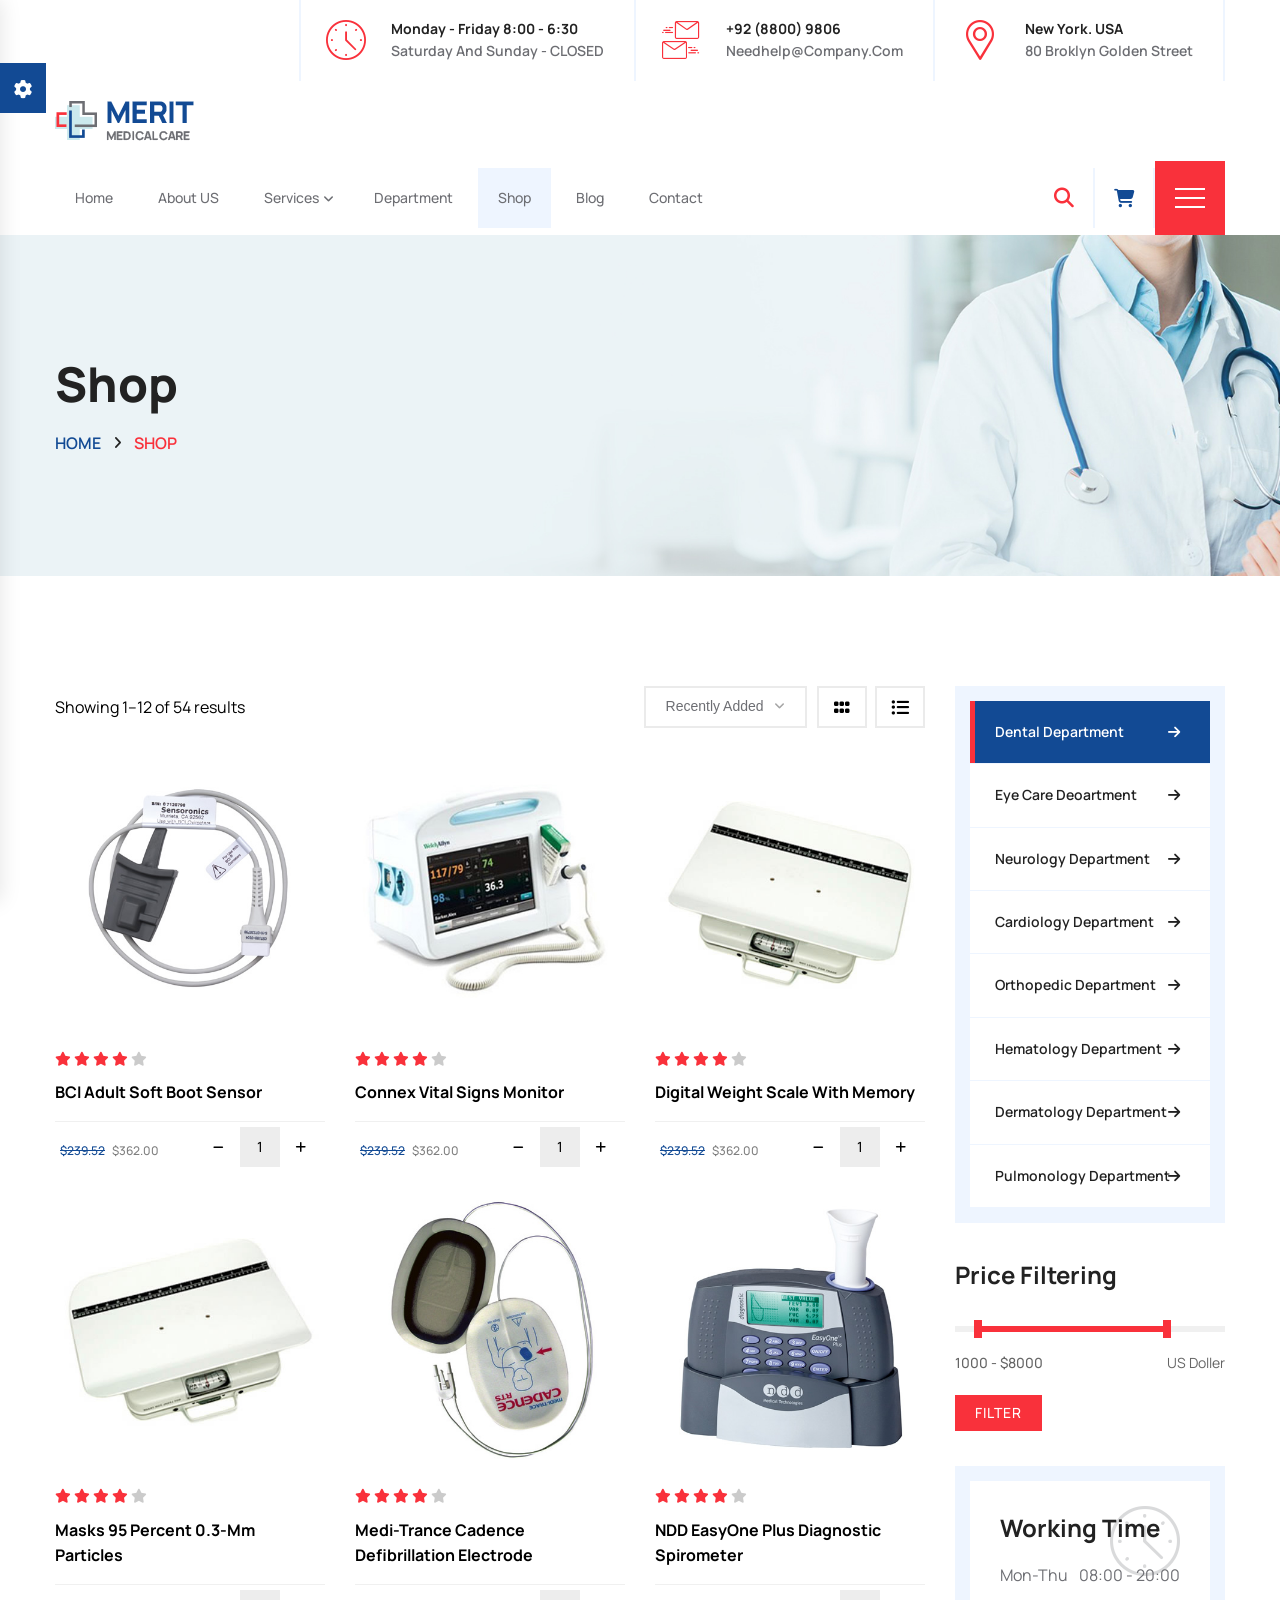
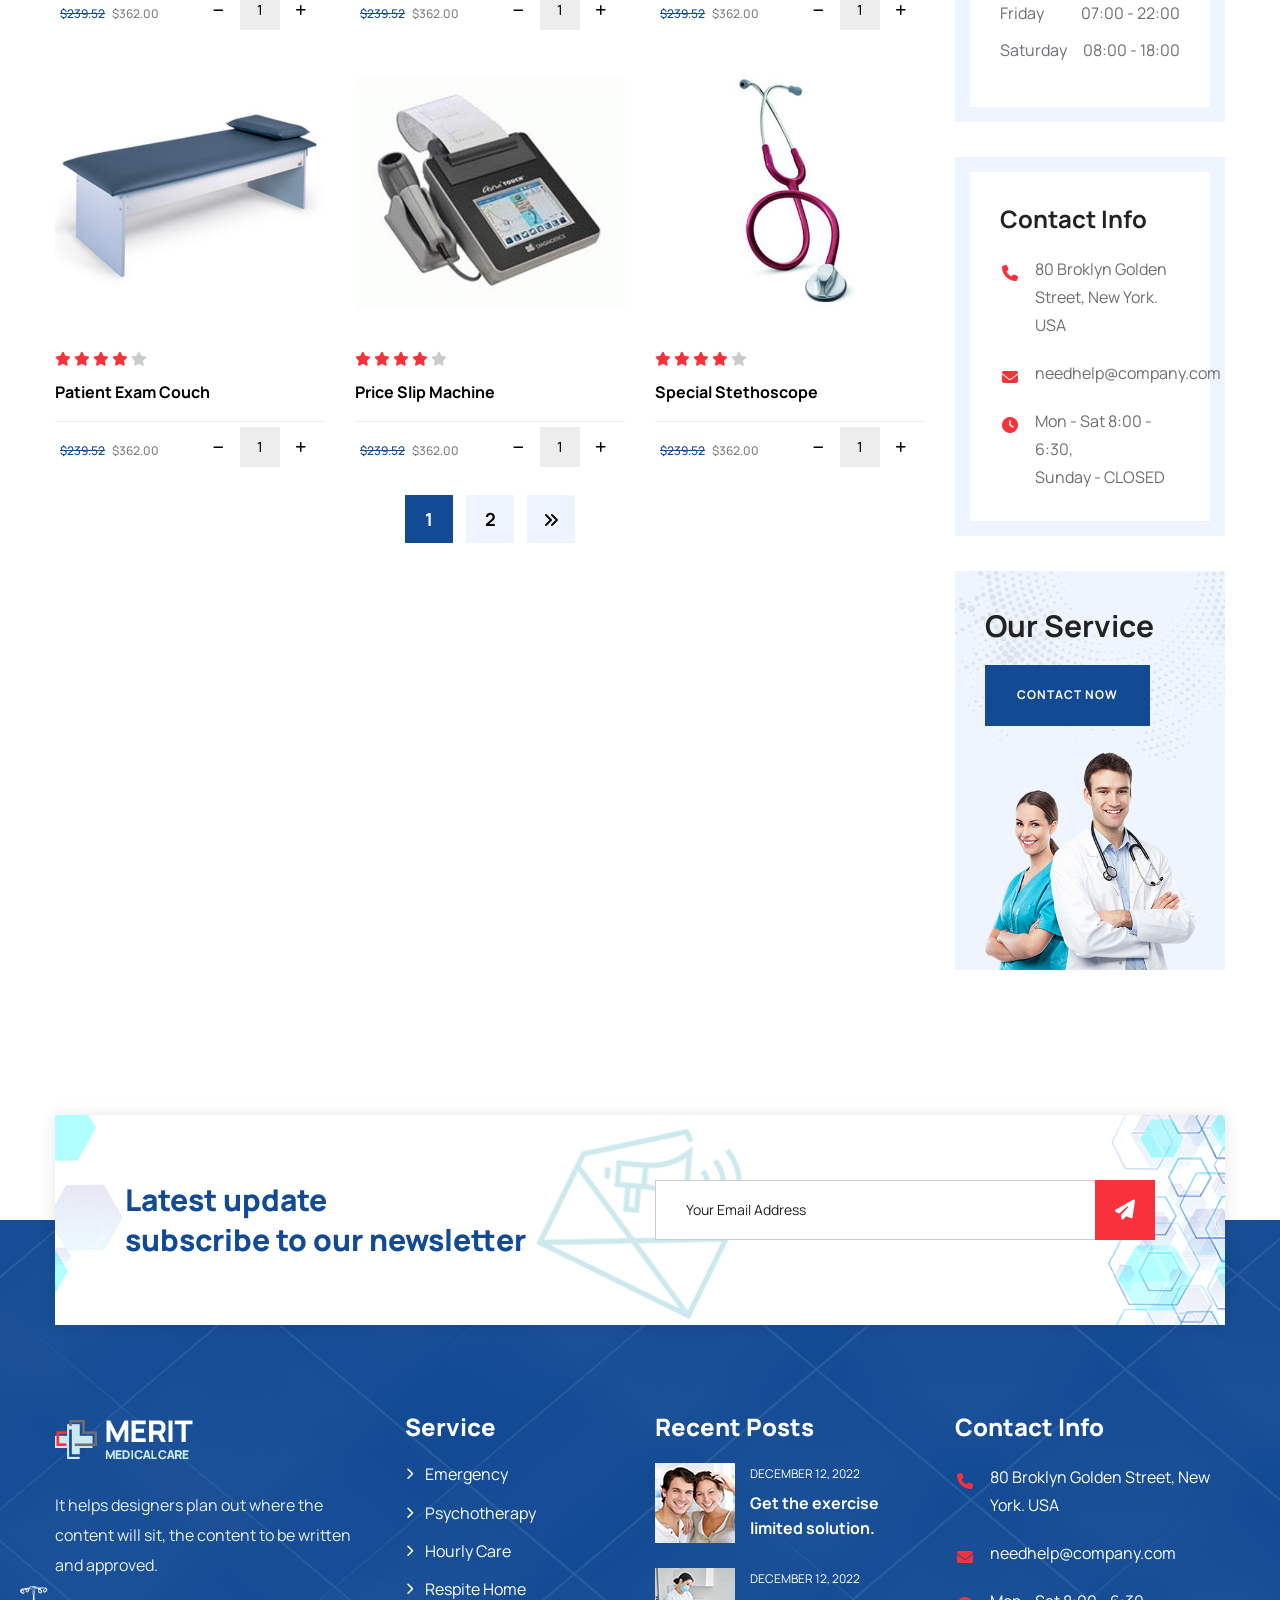
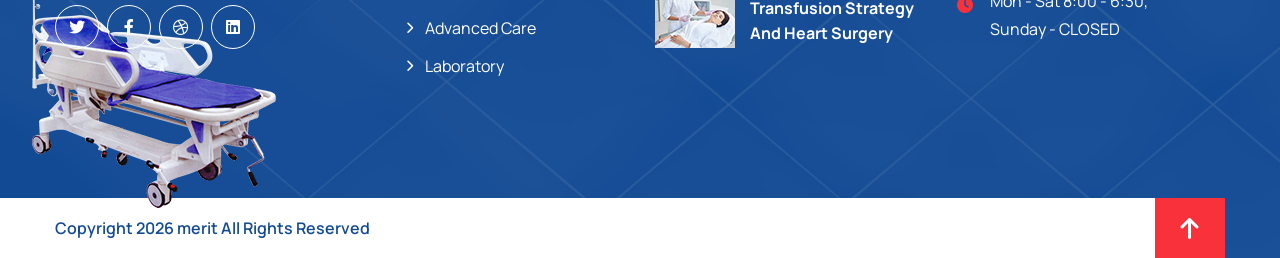
<file: shop.html>
<!DOCTYPE html>
<html>

<head>
<meta charset="utf-8">
<title>Merit Medical Business| Home</title>
<!-- Stylesheets -->
<link href="assets/css/bootstrap.css" rel="stylesheet">
<link href="assets/css/style.css" rel="stylesheet">
<link href="assets/css/responsive.css" rel="stylesheet">

<link href="https://fonts.googleapis.com/css2?family=Manrope:wght@300;400;500;600;700&amp;display=swap" rel="stylesheet">

<!--Color Switcher Mockup-->
<link href="assets/css/color-switcher-design.css" rel="stylesheet">

<!-- Color Themes -->
<link id="theme-color-file" href="assets/css/color-themes/default-color.css" rel="stylesheet">

<link rel="shortcut icon" href="assets/images/favicon.png" type="image/x-icon">
<link rel="icon" href="assets/images/favicon.png" type="image/x-icon">

<!-- Responsive -->
<meta http-equiv="X-UA-Compatible" content="IE=edge">
<meta name="viewport" content="width=device-width, initial-scale=1.0, maximum-scale=1.0, user-scalable=0">

<!--[if lt IE 9]><script src="https://cdnjs.cloudflare.com/ajax/libs/html5shiv/3.7.3/html5shiv.js"></script><![endif]-->
<!--[if lt IE 9]><script src="js/respond.js"></script><![endif]-->
</head>

<body class="hidden-bar-wrapper">

<div class="page-wrapper">
 	
	<!-- Preloader -->
    <div class="preloader"></div>
	<!-- End Preloader -->
	
 	<!-- Header Style One -->
    <header class="main-header">
    	
		<!-- Header Upper -->
        <div class="header-upper">
            <div class="auto-container">
                <div class="d-flex justify-content-between align-items-center flex-wrap">
                    
                    <div class="logo-box">
                        <!-- <div class="logo"><a href="index.html"><img src="assets/images/logo.png" alt="" title=""></a></div> -->
                    </div>
                    
                    <div class="upper-right d-flex flex-wrap">
                        
                        <!--Info Box-->
                        <div class="upper-column info-box">
                            <div class="icon-box"><span class="flaticon-clock"></span></div>
                            <ul>
								<li><strong>Monday  - Friday  8:00 - 6:30</strong></li>
                                <li>Saturday and Sunday - CLOSED</li>
                            </ul>
                        </div>
                        
                        <!--Info Box-->
                        <div class="upper-column info-box">
                            <div class="icon-box"><span class="flaticon-send-mail"></span></div>
                            <ul>
                                <li><strong>+92 (8800) 9806</strong></li>
                                <li><a href="mailto:needhelp@company.com">needhelp@company.com</a></li>
                            </ul>
                        </div>
                        
                        <!--Info Box-->
                        <div class="upper-column info-box">
                            <div class="icon-box"><span class="flaticon-placeholder"></span></div>
                            <ul>
								<li><strong>New York. USA</strong></li>
                                <li>80 Broklyn Golden Street</li>
                            </ul>
                        </div>
                        
                    </div>
                    
                </div>
            </div>
        </div>
        <!--End Header Upper-->
		
		<!-- Header Lower -->
        <div class="header-upper">
            <div class="auto-container">
				<div class="inner-container">
					<!-- Logo Box -->
					<div class="logo-box">
						<div class="logo"><a href="index.html"><img src="assets/images/logo.png" alt="" title=""></a></div>
					</div>
					
					<div class="d-flex justify-content-between align-items-center flex-wrap">
						
						<div class="nav-outer">
							<!-- Main Menu -->
							<nav class="main-menu navbar-expand-md">
								<div class="navbar-header">
									<!-- Toggle Button -->    	
									<button class="navbar-toggler" type="button" data-toggle="collapse" data-target="#navbarSupportedContent" aria-controls="navbarSupportedContent" aria-expanded="false" aria-label="Toggle navigation">
										<span class="icon-bar"></span>
										<span class="icon-bar"></span>
										<span class="icon-bar"></span>
									</button>
								</div>
								
								<div class="navbar-collapse collapse clearfix" id="navbarSupportedContent">
									<ul class="navigation clearfix">
										<li class="#"><a href="index.html">Home</a>
											<!-- <ul>
												<li><a href="index.html">Homepage 01 General</a></li>
												<li><a href="index-2.html">Homepage 02 Clinic</a></li>
												<li><a href="index-3.html">Homepage 03 Dentist</a></li>
												<li><a href="index-4.html">Homepage 04 Cardiology</a></li>
												<li><a href="index-5.html">Homepage 05 Surgery</a></li>
												<li><a href="index-6.html">Homepage 06 Veterinary</a></li>
												<li><a href="index-7.html">Homepage 07 Laboratory</a></li>
												<li><a href="index-8.html">Homepage 08 Physiotherapy</a></li>
												<li><a href="index-9.html">Homepage 09 Orthopedics</a></li>
												<li><a href="index-10.html">Homepage 10 Eye-Care</a></li>
												<li class="dropdown"><a href="#">One Pager Style</a>
													<ul>
														<li><a href="index-1.html">HomePage 01 General</a></li>
														<li><a href="index-2-1.html">HomePage 02 Clinic</a></li>
														<li><a href="index-3-1.html">HomePage 03 Dentist</a></li>
														<li><a href="index-4-1.html">HomePage 04 Cardiology</a></li>
														<li><a href="index-5-1.html">HomePage 05 Surgery</a></li>
														<li><a href="index-6-1.html">HomePage 06 Veterinary</a></li>
														<li><a href="index-7-1.html">HomePage 07 Laboratory</a></li>
														<li><a href="index-8-1.html">Homepage 08 Physiotherapy</a></li>
														<li><a href="index-9-1.html">Homepage 09 Orthopedics</a></li>
														<li><a href="index-10-1.html">Homepage 10 Eye-Care</a></li>
													</ul>
												</li>
												<li class="dropdown"><a href="#">Header Styles</a>
													<ul>
														<li><a href="index.html">Header 01 General</a></li>
														<li><a href="index-2.html">Header 02 Clinic</a></li>
														<li><a href="index-3.html">Header 03 Dentist</a></li>
														<li><a href="index-4.html">Header 04 Cardiology</a></li>
														<li><a href="index-5.html">Header 05 Surgery</a></li>
														<li><a href="index-6.html">Header 06 Veterinary</a></li>
														<li><a href="index-7.html">Header 07 Laboratory</a></li>
														<li><a href="index-8.html">Header 08 Physiotherapy</a></li>
														<li><a href="index-9.html">Header 09 Orthopedics</a></li>
														<li><a href="index-10.html">Header 10 Eye-Care</a></li>
													</ul>
												</li>
											</ul> -->
										</li>
										<li class="#"><a href="about.html">About US</a>
											<!-- <ul>
												<li><a href="about.html">About us</a></li>
												<li><a href="faq.html">Faq's</a></li>
												<li><a href="price.html">Price</a></li>
												<li><a href="price-2.html">Price 02</a></li>
												<li><a href="process.html">Process</a></li>
												<li><a href="gallery.html">Projects</a></li>
												<li><a href="timetable.html">Timetable</a></li>
												<li><a href="testimonial.html">Testimonial</a></li>
												<li><a href="coming-soon.html">Coming Soon</a></li>
												<li><a href="terms.html">Terms & Condition</a></li>
												<li><a href="privacy.html">Privacy & Policy</a></li>
												<li class="dropdown"><a href="#">Doctors</a>
													<ul>
														<li><a href="doctors.html">Doctors</a></li>
														<li><a href="doctor-detail.html">Doctor Detail</a></li>
														<li><a href="doctor-detail-2.html">Doctor Detail 02</a></li>
													</ul>
												</li>
											</ul> -->
										</li>
										<li class="dropdown"><a href="services.html">Services</a>
											<ul>
												<li></li>
												<li><a href="intensive-care.html">Trauma & intensive care</a></li>
												<!-- <li><a href="community.html">Community Services</a></li> -->
												<li><a href="diagnosis.html">Diagnosis & Investigation</a></li>
												<li><a href="surgical.html">Medical & Surgical</a></li>
												<li><a href="specialised.html">Specialised Support Service</a></li>
												<li><a href="rehabitation.html">Health Rehabitation</a></li>
											</ul>
										</li>
										<li class="#"><a href="department.html">department</a>
											<!-- <ul>
												<li><a href="department.html">department</a></li>
												<li><a href="department-detail.html">department Detail</a></li>
											</ul> -->
										</li>
										
										<li class="#"><a href="shop.html">Shop</a>
											<!-- <ul>
												<li><a href="shop.html">Our Products</a></li>
												<li><a href="shop-detail.html">Product Single</a></li>
												<li><a href="shopping-cart.html">Shopping Cart</a></li>
												<li><a href="checkout.html">Checkout</a></li>
												<li><a href="register.html">Account</a></li>
											</ul> -->
										</li>
										<li class="#"><a href="blog.html">Blog</a>
											<!-- <ul>
												<li><a href="blog.html">Our Blog</a></li>
												<li><a href="blog-left-sidebar.html">Blog left Sidebar</a></li>
												<li><a href="blog-classic.html">Blog Classic</a></li>
												<li><a href="blog-detail.html">Blog Detail</a></li>
												<li><a href="not-found.html">Not Found</a></li>
											</ul> -->
										</li>
										<li class="#"><a href="contact.html">Contact</a>
											<!-- <ul>
												<li><a href="contact.html">Contact 01</a></li>
												<li><a href="contact-2.html">Contact 02</a></li>
												<li><a href="contact-3.html">Contact 03</a></li>
											</ul> -->
										</li>
									</ul>
								</div>
							</nav>
						</div>
						
						<!-- Main Menu End-->
						<div class="outer-box d-flex align-items-center flex-wrap">
							
							<div class="appointmeny_button-box">
								<a href="#" class="theme-btn btn-style-one">
									<span class="btn-wrap">
										<span class="text-one">Appoint Now</span>
										<span class="text-two">Appoint Now</span>
									</span>
								</a>
							</div>
							
							<!-- Search Btn -->
							<div class="search-box-btn search-box-outer"><span class="icon fa fa-search"></span></div>
							
							<!-- Nav Btn -->
							<div class="nav-btn navSidebar-button fa-regular fa-cart-shopping fa-fw"></div>
							
							<span class="hamburger">
								<span class="top-bun"></span>
								<span class="meat"></span>
								<span class="bottom-bun"></span>
							</span>
							
						</div>
						
						<!-- Mobile Navigation Toggler -->
						<div class="mobile-nav-toggler"><span class="icon flaticon-menu"></span></div>                    
						
					</div>
				</div>
            </div>
        </div>
        <!--End Header Upper-->
		
		<!-- Sticky Header  -->
        <div class="sticky-header">
            <div class="auto-container">
				<div class="inner-container d-flex justify-content-between align-items-center flex-wrap">
				
                <!-- Logo -->
                <div class="logo">
                    <a href="index.html" title=""><img src="assets/images/logo.png" alt="" title=""></a>
                </div>
				
                <!-- Right Box -->
                <div class="right-box">
                    <!-- Main Menu -->
                    <nav class="main-menu">
                        <!--Keep This Empty / Menu will come through Javascript-->
                    </nav>
					<!-- Main Menu End-->
					<!-- Mobile Navigation Toggler -->
					<div class="mobile-nav-toggler"><span class="icon flaticon-menu"></span></div>
                </div>
				
            </div>
        </div><!-- End Sticky Menu -->
		</div>
		
		<!-- Mobile Menu  -->
        <div class="mobile-menu">
            <div class="menu-backdrop"></div>
            <div class="close-btn"><span class="icon flaticon-close"></span></div>
            
            <nav class="menu-box">
                <div class="nav-logo"><a href="index.html"><img src="assets/images/logo-small.png" alt="" title=""></a></div>
                <div class="menu-outer"><!--Here Menu Will Come Automatically Via Javascript / Same Menu as in Header--></div>
            </nav>
        </div><!-- End Mobile Menu -->
	
    </header>
	<!-- End Main Header -->
	
	<!-- Sidebar Cart Item -->
	<div class="xs-sidebar-group info-group">
		<div class="xs-overlay xs-bg-black"></div>
		<div class="xs-sidebar-widget">
			<div class="sidebar-widget-container">
				<div class="close-button">
					<span class="fa fa-solid fa-xmark fa-fw"></span>
				</div>
				<div class="sidebar-textwidget">
					
					<!-- Sidebar Info Content -->
					<div class="sidebar-info-contents">
						<div class="content-inner">
						
							<!-- Title Box -->
							<div class="title-box">
								<h5>Shopping <span>Bag</span></h5>
								<div class="price">$15 from free economy shipping</div>
							</div>
							
							<!-- Empty Cart Box -->
							<div class="empty-cart-box">
								<!-- No Product -->
								<div class="no-cart">
									<span class="icon fa fa-sharp fa-solid fa-cart-shopping fa-fw"></span>
									No products in cart.
								</div>
							</div>
							
							<!-- Lower Box -->
							<div class="lower-box">
								<h5>Popular <span>Suggestions</span></h5>
									
								<!-- Post Block -->
								<div class="post-block">
									<div class="inner-box">
										<div class="image">
											<img src="assets/images/resource/post-thumb-1.jpg" alt="" />
										</div>
										<h6><a href="#">Hematology Machine</a></h6>
										<div class="rating">
											<span class="fa fa-star"></span>
											<span class="fa fa-star"></span>
											<span class="fa fa-star"></span>
											<span class="fa fa-star"></span>
											<span class="fa fa-star"></span>
										</div>
										<div class="price-box">$125</div>
										<a class="theme-btn bag-btn" href="#">add to bag</a>
									</div>
								</div>
								
								<!-- Post Block -->
								<div class="post-block">
									<div class="inner-box">
										<div class="image">
											<img src="assets/images/resource/post-thumb-2.jpg" alt="" />
										</div>
										<h6><a href="#">Dermatology</a></h6>
										<div class="rating">
											<span class="fa fa-star"></span>
											<span class="fa fa-star"></span>
											<span class="fa fa-star"></span>
											<span class="fa fa-star"></span>
											<span class="fa fa-star"></span>
										</div>
										<div class="price-box">$205</div>
										<a class="theme-btn bag-btn" href="#">add to bag</a>
									</div>
								</div>
								
								<!-- Post Block -->
								<div class="post-block">
									<div class="inner-box">
										<div class="image">
											<img src="assets/images/resource/post-thumb-3.jpg" alt="" />
										</div>
										<h6><a href="#">Cardiology</a></h6>
										<div class="rating">
											<span class="fa fa-star"></span>
											<span class="fa fa-star"></span>
											<span class="fa fa-star"></span>
											<span class="fa fa-star"></span>
											<span class="fa fa-star"></span>
										</div>
										<div class="price-box">$125</div>
										<a class="theme-btn bag-btn" href="#">add to bag</a>
									</div>
								</div>
								
							</div>
							
						</div>
					</div>
					
				</div>
			</div>
		</div>
	</div>
	
	<!-- About Sidebar -->
	<div class="about-sidebar">
		<div class="gradient-layer"></div>
		<!-- Close Button -->
		<div class="close-sidebar-widget close-button">
			<span class="fa fa-solid fa-xmark fa-fw"></span>
		</div>
		<div class="sidebar-inner">
			<div class="upper-box">
				<div class="image">
					<img src="assets/images/resource/modern.jpg" alt="" />
				</div>
				<div class="content-box">
					<h3>About <span>Merit</span></h3>
					<div class="text">Ut enim ad minim. facilisis suspendisseipsum dolor sit amet dolore consectetur adipisicing elit sed do eiusmod tempor incididunt ut labore et magna aliqua enim ad minim veniam, quis nostrud.</div>
					<ul class="about-one_list">
						<li>Medicine and instrument</li>
						<li>Instant Operation & Appointment</li>
						<li>From Scintific Jornal</li>
						<li>100% Expert Doctors</li>
					</ul>
				</div>
			</div>
			<!-- Social Box -->
			<div class="social-box">
				<a href="https://youtube.com/" class="youtube fa-brands fa-youtube"></a>
				<a href="https://twitter.com/" class="twitter fa-brands fa-twitter"></a>
				<a href="https://facebook.com/" class="facebook fa-brands fa-facebook-f"></a>
				<a href="https://instagram.com/" class="instagram fa-brands fa-instagram"></a>
			</div>
		</div>
	</div>
	<!-- End About Sidebar -->
	
	<!-- Page Title -->
    <section class="page-title" style="background-image:url(assets/images/background/3.jpg)">
        <div class="auto-container">
			<h2>Shop</h2>
			<ul class="bread-crumb clearfix">
				<li><a href="index.html">Home</a></li>
				<li>Shop</li>
			</ul>
        </div>
    </section>
    <!-- End Page Title -->
	
	<!-- Sidebar Page Container -->
    <div class="sidebar-page-container">
    	<div class="auto-container">
        	<div class="row clearfix">
				
				<!-- Content Side -->
                <div class="content-side col-lg-9 col-md-12 col-sm-12">
					<!-- Filter Box -->
					<div class="filter-box">
						<div class="d-flex justify-content-between align-items-center flex-wrap">
							<!-- Left Box -->
							<div class="left-box d-flex align-items-center">
								<div class="results">Showing 1–12 of 54 results</div>
							</div>
							<!-- Right Box -->
							<div class="right-box d-flex">
								<div class="form-group">
									<select name="currency" class="custom-select-box">
										<option>Recently Added</option>
										<option>Added 01</option>
										<option>Added 02</option>
										<option>Added 03</option>
										<option>Added 04</option>
									</select>
								</div>
								<ul class="pages-list">
									<li><a class="fa-solid fa-grip fa-fw" href="#"></a></li>
									<li><a class="fa-solid fa-list-ul fa-fw" href="#"></a></li>
								</ul>
							</div>
						</div>
					</div>
					<!-- End Filter Box -->
					
					<div class="shops-outer">
						<div class="row clearfix">
							
							<!-- Shop Item -->
							<div class="shop-item col-lg-4 col-md-6 col-sm-12">
								<div class="inner-box">
									<div class="image">
										<a href="shop-detail.html"><img src="assets/images/resource/products/1.jpg" alt="" /></a>
										<div class="options-box">
											<ul class="option-list">
												<li><a class="fa-solid fa-expand fa-fw" href="shop-detail.html"></a></li>
												<li><a class="fa-solid fa-heart fa-fw" href="shop-detail.html"></a></li>
												<li><a class="fa-solid fa-cart-flatbed fa-fw" href="shop-detail.html"></a></li>
											</ul>
										</div>
									</div>
									<div class="lower-content">
										<div class="rating">
											<span class="fa fa-star"></span>
											<span class="fa fa-star"></span>
											<span class="fa fa-star"></span>
											<span class="fa fa-star"></span>
											<span class="light fa fa-star"></span>
										</div>
										<h6><a href="shop-detail.html">BCI Adult Soft Boot Sensor</a></h6>
										<div class="d-flex justify-content-between align-items-center">
											<div class="price"><span>$239.52</span> $362.00</div>
											<!-- Quantity Box -->
											<div class="quantity-box">
												<div class="item-quantity">
													<input class="qty-spinner" type="text" value="1" name="quantity">
												</div>
											</div>
										</div>
									</div>
								</div>
							</div>
							
							<!-- Shop Item -->
							<div class="shop-item col-lg-4 col-md-6 col-sm-12">
								<div class="inner-box">
									<div class="image">
										<a href="shop-detail.html"><img src="assets/images/resource/products/2.jpg" alt="" /></a>
										<div class="options-box">
											<ul class="option-list">
												<li><a class="fa-solid fa-expand fa-fw" href="shop-detail.html"></a></li>
												<li><a class="fa-solid fa-heart fa-fw" href="shop-detail.html"></a></li>
												<li><a class="fa-solid fa-cart-flatbed fa-fw" href="shop-detail.html"></a></li>
											</ul>
										</div>
									</div>
									<div class="lower-content">
										<div class="rating">
											<span class="fa fa-star"></span>
											<span class="fa fa-star"></span>
											<span class="fa fa-star"></span>
											<span class="fa fa-star"></span>
											<span class="light fa fa-star"></span>
										</div>
										<h6><a href="shop-detail.html">Connex Vital Signs Monitor</a></h6>
										<div class="d-flex justify-content-between align-items-center">
											<div class="price"><span>$239.52</span> $362.00</div>
											<!-- Quantity Box -->
											<div class="quantity-box">
												<div class="item-quantity">
													<input class="qty-spinner" type="text" value="1" name="quantity">
												</div>
											</div>
										</div>
									</div>
								</div>
							</div>
							
							<!-- Shop Item -->
							<div class="shop-item col-lg-4 col-md-6 col-sm-12">
								<div class="inner-box">
									<div class="image">
										<a href="shop-detail.html"><img src="assets/images/resource/products/3.jpg" alt="" /></a>
										<div class="options-box">
											<ul class="option-list">
												<li><a class="fa-solid fa-expand fa-fw" href="shop-detail.html"></a></li>
												<li><a class="fa-solid fa-heart fa-fw" href="shop-detail.html"></a></li>
												<li><a class="fa-solid fa-cart-flatbed fa-fw" href="shop-detail.html"></a></li>
											</ul>
										</div>
									</div>
									<div class="lower-content">
										<div class="rating">
											<span class="fa fa-star"></span>
											<span class="fa fa-star"></span>
											<span class="fa fa-star"></span>
											<span class="fa fa-star"></span>
											<span class="light fa fa-star"></span>
										</div>
										<h6><a href="shop-detail.html">Digital weight scale with memory</a></h6>
										<div class="d-flex justify-content-between align-items-center">
											<div class="price"><span>$239.52</span> $362.00</div>
											<!-- Quantity Box -->
											<div class="quantity-box">
												<div class="item-quantity">
													<input class="qty-spinner" type="text" value="1" name="quantity">
												</div>
											</div>
										</div>
									</div>
								</div>
							</div>
							
							<!-- Shop Item -->
							<div class="shop-item col-lg-4 col-md-6 col-sm-12">
								<div class="inner-box">
									<div class="image">
										<a href="shop-detail.html"><img src="assets/images/resource/products/4.jpg" alt="" /></a>
										<div class="options-box">
											<ul class="option-list">
												<li><a class="fa-solid fa-expand fa-fw" href="shop-detail.html"></a></li>
												<li><a class="fa-solid fa-heart fa-fw" href="shop-detail.html"></a></li>
												<li><a class="fa-solid fa-cart-flatbed fa-fw" href="shop-detail.html"></a></li>
											</ul>
										</div>
									</div>
									<div class="lower-content">
										<div class="rating">
											<span class="fa fa-star"></span>
											<span class="fa fa-star"></span>
											<span class="fa fa-star"></span>
											<span class="fa fa-star"></span>
											<span class="light fa fa-star"></span>
										</div>
										<h6><a href="shop-detail.html">masks 95 percent 0.3-μm <br> particles</a></h6>
										<div class="d-flex justify-content-between align-items-center">
											<div class="price"><span>$239.52</span> $362.00</div>
											<!-- Quantity Box -->
											<div class="quantity-box">
												<div class="item-quantity">
													<input class="qty-spinner" type="text" value="1" name="quantity">
												</div>
											</div>
										</div>
									</div>
								</div>
							</div>
							
							<!-- Shop Item -->
							<div class="shop-item col-lg-4 col-md-6 col-sm-12">
								<div class="inner-box">
									<div class="image">
										<a href="shop-detail.html"><img src="assets/images/resource/products/5.jpg" alt="" /></a>
										<div class="options-box">
											<ul class="option-list">
												<li><a class="fa-solid fa-expand fa-fw" href="shop-detail.html"></a></li>
												<li><a class="fa-solid fa-heart fa-fw" href="shop-detail.html"></a></li>
												<li><a class="fa-solid fa-cart-flatbed fa-fw" href="shop-detail.html"></a></li>
											</ul>
										</div>
									</div>
									<div class="lower-content">
										<div class="rating">
											<span class="fa fa-star"></span>
											<span class="fa fa-star"></span>
											<span class="fa fa-star"></span>
											<span class="fa fa-star"></span>
											<span class="light fa fa-star"></span>
										</div>
										<h6><a href="shop-detail.html">Medi-Trance Cadence Defibrillation Electrode</a></h6>
										<div class="d-flex justify-content-between align-items-center">
											<div class="price"><span>$239.52</span> $362.00</div>
											<!-- Quantity Box -->
											<div class="quantity-box">
												<div class="item-quantity">
													<input class="qty-spinner" type="text" value="1" name="quantity">
												</div>
											</div>
										</div>
									</div>
								</div>
							</div>
							
							<!-- Shop Item -->
							<div class="shop-item col-lg-4 col-md-6 col-sm-12">
								<div class="inner-box">
									<div class="image">
										<a href="shop-detail.html"><img src="assets/images/resource/products/6.jpg" alt="" /></a>
										<div class="options-box">
											<ul class="option-list">
												<li><a class="fa-solid fa-expand fa-fw" href="shop-detail.html"></a></li>
												<li><a class="fa-solid fa-heart fa-fw" href="shop-detail.html"></a></li>
												<li><a class="fa-solid fa-cart-flatbed fa-fw" href="shop-detail.html"></a></li>
											</ul>
										</div>
									</div>
									<div class="lower-content">
										<div class="rating">
											<span class="fa fa-star"></span>
											<span class="fa fa-star"></span>
											<span class="fa fa-star"></span>
											<span class="fa fa-star"></span>
											<span class="light fa fa-star"></span>
										</div>
										<h6><a href="shop-detail.html">NDD EasyOne Plus Diagnostic Spirometer</a></h6>
										<div class="d-flex justify-content-between align-items-center">
											<div class="price"><span>$239.52</span> $362.00</div>
											<!-- Quantity Box -->
											<div class="quantity-box">
												<div class="item-quantity">
													<input class="qty-spinner" type="text" value="1" name="quantity">
												</div>
											</div>
										</div>
									</div>
								</div>
							</div>
							
							<!-- Shop Item -->
							<div class="shop-item col-lg-4 col-md-6 col-sm-12">
								<div class="inner-box">
									<div class="image">
										<a href="shop-detail.html"><img src="assets/images/resource/products/7.jpg" alt="" /></a>
										<div class="options-box">
											<ul class="option-list">
												<li><a class="fa-solid fa-expand fa-fw" href="shop-detail.html"></a></li>
												<li><a class="fa-solid fa-heart fa-fw" href="shop-detail.html"></a></li>
												<li><a class="fa-solid fa-cart-flatbed fa-fw" href="shop-detail.html"></a></li>
											</ul>
										</div>
									</div>
									<div class="lower-content">
										<div class="rating">
											<span class="fa fa-star"></span>
											<span class="fa fa-star"></span>
											<span class="fa fa-star"></span>
											<span class="fa fa-star"></span>
											<span class="light fa fa-star"></span>
										</div>
										<h6><a href="shop-detail.html">Patient exam couch</a></h6>
										<div class="d-flex justify-content-between align-items-center">
											<div class="price"><span>$239.52</span> $362.00</div>
											<!-- Quantity Box -->
											<div class="quantity-box">
												<div class="item-quantity">
													<input class="qty-spinner" type="text" value="1" name="quantity">
												</div>
											</div>
										</div>
									</div>
								</div>
							</div>
							
							<!-- Shop Item -->
							<div class="shop-item col-lg-4 col-md-6 col-sm-12">
								<div class="inner-box">
									<div class="image">
										<a href="shop-detail.html"><img src="assets/images/resource/products/8.jpg" alt="" /></a>
										<div class="options-box">
											<ul class="option-list">
												<li><a class="fa-solid fa-expand fa-fw" href="shop-detail.html"></a></li>
												<li><a class="fa-solid fa-heart fa-fw" href="shop-detail.html"></a></li>
												<li><a class="fa-solid fa-cart-flatbed fa-fw" href="shop-detail.html"></a></li>
											</ul>
										</div>
									</div>
									<div class="lower-content">
										<div class="rating">
											<span class="fa fa-star"></span>
											<span class="fa fa-star"></span>
											<span class="fa fa-star"></span>
											<span class="fa fa-star"></span>
											<span class="light fa fa-star"></span>
										</div>
										<h6><a href="shop-detail.html">Price Slip Machine</a></h6>
										<div class="d-flex justify-content-between align-items-center">
											<div class="price"><span>$239.52</span> $362.00</div>
											<!-- Quantity Box -->
											<div class="quantity-box">
												<div class="item-quantity">
													<input class="qty-spinner" type="text" value="1" name="quantity">
												</div>
											</div>
										</div>
									</div>
								</div>
							</div>
							
							<!-- Shop Item -->
							<div class="shop-item col-lg-4 col-md-6 col-sm-12">
								<div class="inner-box">
									<div class="image">
										<a href="shop-detail.html"><img src="assets/images/resource/products/9.jpg" alt="" /></a>
										<div class="options-box">
											<ul class="option-list">
												<li><a class="fa-solid fa-expand fa-fw" href="shop-detail.html"></a></li>
												<li><a class="fa-solid fa-heart fa-fw" href="shop-detail.html"></a></li>
												<li><a class="fa-solid fa-cart-flatbed fa-fw" href="shop-detail.html"></a></li>
											</ul>
										</div>
									</div>
									<div class="lower-content">
										<div class="rating">
											<span class="fa fa-star"></span>
											<span class="fa fa-star"></span>
											<span class="fa fa-star"></span>
											<span class="fa fa-star"></span>
											<span class="light fa fa-star"></span>
										</div>
										<h6><a href="shop-detail.html">Special Stethoscope</a></h6>
										<div class="d-flex justify-content-between align-items-center">
											<div class="price"><span>$239.52</span> $362.00</div>
											<!-- Quantity Box -->
											<div class="quantity-box">
												<div class="item-quantity">
													<input class="qty-spinner" type="text" value="1" name="quantity">
												</div>
											</div>
										</div>
									</div>
								</div>
							</div>
							
						</div>
					
						<!-- Pagination Outer -->
						<div class="pagination-outer text-center">
							<ul class="pagination">
								<li class="active"><a href="#">1</a></li>
								<li><a href="#">2</a></li>
								<li><a href="#"><span class="fa-solid fa-angles-right fa-fw"></span></a></li>
							</ul>
						</div>
					
					</div>
					
				</div>
				
				<!-- Sidebar Side -->
                <div class="sidebar-side col-lg-3 col-md-12 col-sm-12">
                	<aside class="sidebar sticky-top">
						
						<!-- Department Widget -->
						<div class="sidebar-widget alternate department-widget">
							<div class="widget-content">
								<ul class="department-list style-two">
									<li class="active"><a href="#">Dental Department</a></li>
									<li><a href="#">Eye Care Deoartment</a></li>
									<li><a href="#">Neurology Department</a></li>
									<li><a href="#">Cardiology Department</a></li>
									<li><a href="#">Orthopedic Department</a></li>
									<li><a href="#">Hematology Department</a></li>
									<li><a href="#">Dermatology Department</a></li>
									<li><a href="#">Pulmonology Department</a></li>
								</ul>
							</div>
						</div>
						
						<!-- Filter Widget -->
						<div class="sidebar-widget filter-widget">
							
								<h4>Price Filtering</h4>
								<div class="range-slider-one clearfix">
									<div class="price-range-slider"></div>
									<div class="input"><input type="text" class="price-amount" name="field-name" readonly></div>
									<div class="title">US Doller</div>
									<div class="theme-btn filter-btn">Filter</div>
								</div>
								
							
						</div>
						
						<!-- Time Widget -->
						<div class="sidebar-widget alternate time-widget">
							<div class="widget-content">
								<div class="time-widget_content">
									<span class="clock_icon flaticon-clock"></span>
									<h4>Working Time</h4>
									<ul class="working-time_list">
										<li>Mon-Thu <span>08:00 - 20:00</span></li>
										<li>Friday <span>07:00 - 22:00</span></li>
										<li>Saturday <span>08:00 - 18:00</span></li>
									</ul>
								</div>
							</div>
						</div>
						
						<!-- Time Widget -->
						<div class="sidebar-widget alternate contact-info_widget">
							<div class="widget-content">
								<div class="time-widget_content">
									<h4>Contact Info</h4>
									<ul class="contact-info_widget-list">
										<li><span class="icon fa-solid fa-phone fa-fw"></span>80 Broklyn Golden Street, New York. USA</li>
										<li><span class="icon fa-solid fa-envelope fa-fw"></span> <a href="mailto:needhelp@company.com">needhelp@company.com</a></li>
										<li><span class="icon fa-solid fa-clock fa-fw"></span>Mon - Sat 8:00 - 6:30, <br> Sunday - CLOSED</li>
									</ul>
								</div>
							</div>
						</div>
						
						<!-- Expert Widget -->
						<div class="sidebar-widget alternate expert_widget" style="background-image:url(assets/images/background/pattern-33.png)">
							<h3>Our Service</h3>
							<a href="appointment.html" class="theme-btn btn-style-one">
								<span class="btn-wrap">
									<span class="text-one">Contact Now</span>
									<span class="text-two">Contact Now</span>
								</span>
							</a>
							<div class="image">
								<img src="assets/images/resource/doctor-1.png" alt="" />
							</div>
						</div>
						
					</aside>
				</div>
				
			</div>
		</div>
	</div>
	
	<!-- Newsletter Section -->
	<section class="newsletter-one">
		<div class="auto-container">
			<div class="newsletter-one_inner-container" style="background-image:url(assets/images/background/pattern-7.png)">
				<div class="newsletter-one_icon">
					<img src="assets/images/icons/envelope.png" alt="" />
				</div>
				<div class="row clearfix">
					<!-- Title Column -->
					<div class="newsletter-one_title-column col-lg-6 col-md-12 col-sm-12">
						<h3 class="newsletter-one_title">Latest update <br> subscribe to our newsletter</h3>
					</div>
					<!-- Form Column -->
					<div class="newsletter-one_form-column col-lg-6 col-md-12 col-sm-12">
						<!-- Subscribe Form -->
						<div class="subscribe-form">
							<form method="post" action="https://html.themerange.com/merit/merit/contact.html">
								<div class="form-group">
									<input type="email" name="email" value="" placeholder="Your Email Address" required>
									<button type="submit" class="theme-btn fa-solid fa-paper-plane fa-fw"></button>
								</div>
							</form>
						</div>
					</div>
				</div>
			</div>
		</div>
	</section>
	<!-- End Newsletter Section -->
	
	<!--Main Footer-->
    <footer class="main-footer" style="background-image: url(assets/images/background/pattern-8.png)">
		<!-- Vector One -->
		<span class="footer-vector_one">
			<img src="assets/images/resource/footer-vector-1.png" alt="" />
		</span>
		<!-- Vector Two -->
		<span class="footer-vector_two">
			<img src="assets/images/resource/footer-vector-2.png" alt="" />
		</span>
		<div class="auto-container">
        	<!--Widgets Section-->
            <div class="main-footer_widgets">
            	<div class="row clearfix">
                	
                    <!--big column-->
                    <div class="big-column col-lg-6 col-md-12 col-sm-12">
                        <div class="row clearfix">
							
							<!--Footer Column-->
                            <div class="main-footer_column col-lg-7 col-md-6 col-sm-12">
                                <div class="footer-widget logo-widget">
									<div class="main-footer_logo">
                                    	<a href="index.html"><img src="assets/images/footer-logo.png" alt="" /></a>
                                    </div>
                                    <div class="main-footer_text">It helps designers plan out where the content will sit, the content to be written and approved.</div>
									<!-- Social Box -->
									<ul class="footer-social_box">
										<li><a href="https://www.twitter.com/" class="fa-brands fa-twitter fa-fw"></a></li>
										<li><a href="https://www.facebook.com/" class="fa-brands fa-facebook-f fa-fw"></a></li>
										<li><a href="https://dribbble.com/" class="fa-brands fa-dribbble fa-fw"></a></li>
										<li><a href="https://www.linkedin.com/" class="fa-brands fa-linkedin fa-fw"></a></li>
									</ul>
								</div>
							</div>
							
							<!--Footer Column-->
                            <div class="main-footer_column col-lg-5 col-md-6 col-sm-12">
                                <div class="footer-widget links-widget">
									<h4 class="main-footer_title">Service</h4>
									<ul class="main-footer_list">
										<li><a href="#">Emergency</a></li>
										<li><a href="#">Psychotherapy</a></li>
										<li><a href="#">Hourly Care</a></li>
										<li><a href="#">Respite Home</a></li>
										<li><a href="#">Advanced Care</a></li>
										<li><a href="#">Laboratory</a></li>
									</ul>
								</div>
							</div>
							
						</div>
					</div>
					
					<!--big column-->
                    <div class="big-column col-lg-6 col-md-12 col-sm-12">
                        <div class="row clearfix">
							
							<!--Footer Column-->
                            <div class="main-footer_column col-lg-6 col-md-6 col-sm-12">
                                <div class="footer-widget news-widget">
									<h4 class="main-footer_title">Recent Posts</h4>
									
									<!--News Widget Block-->
                                    <div class="news-widget-block">
                                        <div class="news-widget_image">
											<img src="assets/images/resource/news-widget-1.jpg" alt="" />
										</div>
										<div class="news-widget_post-date">DECEMBER 12, 2022</div>
										<h6 class="news-widget_title"><a href="blog-detail.html">Get the exercise limited solution.</a></h6>
                                    </div>
									
									<!--News Widget Block-->
                                    <div class="news-widget-block">
										<div class="news-widget_image">
											<img src="assets/images/resource/news-widget-2.jpg" alt="" />
										</div>
										<div class="news-widget_post-date">DECEMBER 12, 2022</div>
										<h6 class="news-widget_title"><a href="blog-detail.html">Transfusion Strategy And Heart Surgery</a></h6>
                                    </div>
									
								</div>
							</div>
							
							<!--Footer Column-->
                            <div class="main-footer_column col-lg-6 col-md-6 col-sm-12">
                                <div class="footer-widget contact-widget">
									<h4 class="main-footer_title">Contact Info</h4>
									<ul class="main-footer_contact-list">
										<li><span class="icon fa-solid fa-phone fa-fw"></span>80 Broklyn Golden Street, New York. USA</li>
										<li><span class="icon fa-solid fa-envelope fa-fw"></span> <a href="mailto:needhelp@company.com">needhelp@company.com</a></li>
										<li><span class="icon fa-solid fa-clock fa-fw"></span>Mon - Sat 8:00 - 6:30, <br> Sunday - CLOSED</li>
									</ul>
									
								</div>
							</div>
							
						</div>
					</div>
					
				</div>
			</div>
			
			<!-- Footer Bottom -->
			<div class="main-footer_bottom">
				<div class="d-flex justify-content-between align-items-center flex-wrap">
					<div class="footer_copyright">Copyright 2026 merit All Rights Reserved</div>
					<!-- Scroll To Top -->
					<div class="footer-scroll_top scroll-to-target" data-target="html"><span class="fa fa-arrow-up"></span></div>
				</div>
			</div>
			
		</div>
	</footer>
	
	<!-- Search Popup -->
	<div class="search-popup">
		<div class="color-layer"></div>
		<button class="close-search"><span class="fa fa-solid fa-xmark fa-fw"></span></button>
		<form method="post" action="https://html.themerange.com/merit/merit/blog.html">
			<div class="form-group">
				<input type="search" name="search-field" value="" placeholder="Search Here" required="">
				<button class="fa fa-solid fa-magnifying-glass fa-fw" type="submit"></button>
			</div>
		</form>
	</div>
	<!-- End Search Popup -->
	
</div>
<!-- End PageWrapper -->

<!-- Color Palate / Color Switcher -->
<div class="color-palate">
	<div class="color-trigger">
		<i class="fa-solid fa-gear fa-fw"></i>
	</div>
	<div class="color-palate-inner">
		<div class="color-palate-head">
			<h6>Choose Options</h6>
		</div>
		
		<!-- Colors -->
		<div class="various-color clearfix">
			<div class="colors-list">
				<span class="palate default-color active" data-theme-file="assets/css/color-themes/default-color.css"></span>
				<span class="palate green-color" data-theme-file="assets/css/color-themes/green-color.css"></span>
				<span class="palate olive-color" data-theme-file="assets/css/color-themes/blue-color.css"></span>
				<span class="palate orange-color" data-theme-file="assets/css/color-themes/orange-color.css"></span>
				<span class="palate purple-color" data-theme-file="assets/css/color-themes/purple-color.css"></span>
				<span class="palate teal-color" data-theme-file="assets/css/color-themes/teal-color.css"></span>
				<span class="palate brown-color" data-theme-file="assets/css/color-themes/brown-color.css"></span>
				<span class="palate yellow-color" data-theme-file="assets/css/color-themes/yellow-color.css"></span>
			</div>
		</div>
				
		<h6>RTL Version</h6>
		<ul class="rtl-version option-box"> <li class="rtl">RTL Version</li> <li>LTR Version</li> </ul>
		<h6>Boxed Version</h6>
		<ul class="box-version option-box"> <li class="box">Boxed</li> <li>Full width</li></ul>
		<h6>Want Sticky Header</h6>
		<ul class="header-version option-box"> <li class="box">No</li> <li>Yes</li></ul>
		<h6>Dark Verion</h6>
		<ul class="dark-version option-box"> <li class="box">Yes</li> <li>No</li></ul>
		
		<div class="purchase-box">
			You will find much more options for colors and styling in admin panel. This color picker is used only for demonstation purposes.
			<a href="#" class="theme-btn btn-style-two">
				<span class="btn-wrap">
					<span class="text-one">buy now</span>
					<span class="text-two">buy now</span>
				</span>
			</a>
		</div>
		
	</div>
</div>
<!-- End Color Palate / Color Switcher -->

<!-- Scroll To Top -->
<div class="scroll-to-top scroll-to-target" data-target="html"><span class="fa fa-arrow-up"></span></div>

<script src="assets/js/jquery.js"></script>
<script src="assets/js/popper.min.js"></script>
<script src="assets/js/bootstrap.min.js"></script>
<script src="assets/js/jquery.mCustomScrollbar.concat.min.js"></script>
<script src="assets/js/appear.js"></script>
<script src="assets/js/parallax.min.js"></script>
<script src="assets/js/tilt.jquery.min.js"></script>
<script src="assets/js/jquery.paroller.min.js"></script>
<script src="assets/js/owl.js"></script>
<script src="assets/js/wow.js"></script>
<script src="assets/js/touchspin.js"></script>
<script src="assets/js/odometer.js"></script>
<script src="assets/js/parallax-scroll.js"></script>
<script src="assets/js/magnific-popup.min.js"></script>
<script src="assets/js/nav-tool.js"></script>
<script src="assets/js/jquery-ui.js"></script>
<script src="assets/js/script.js"></script>
<script src="assets/js/color-settings.js"></script>

</body>

</html>
</file>
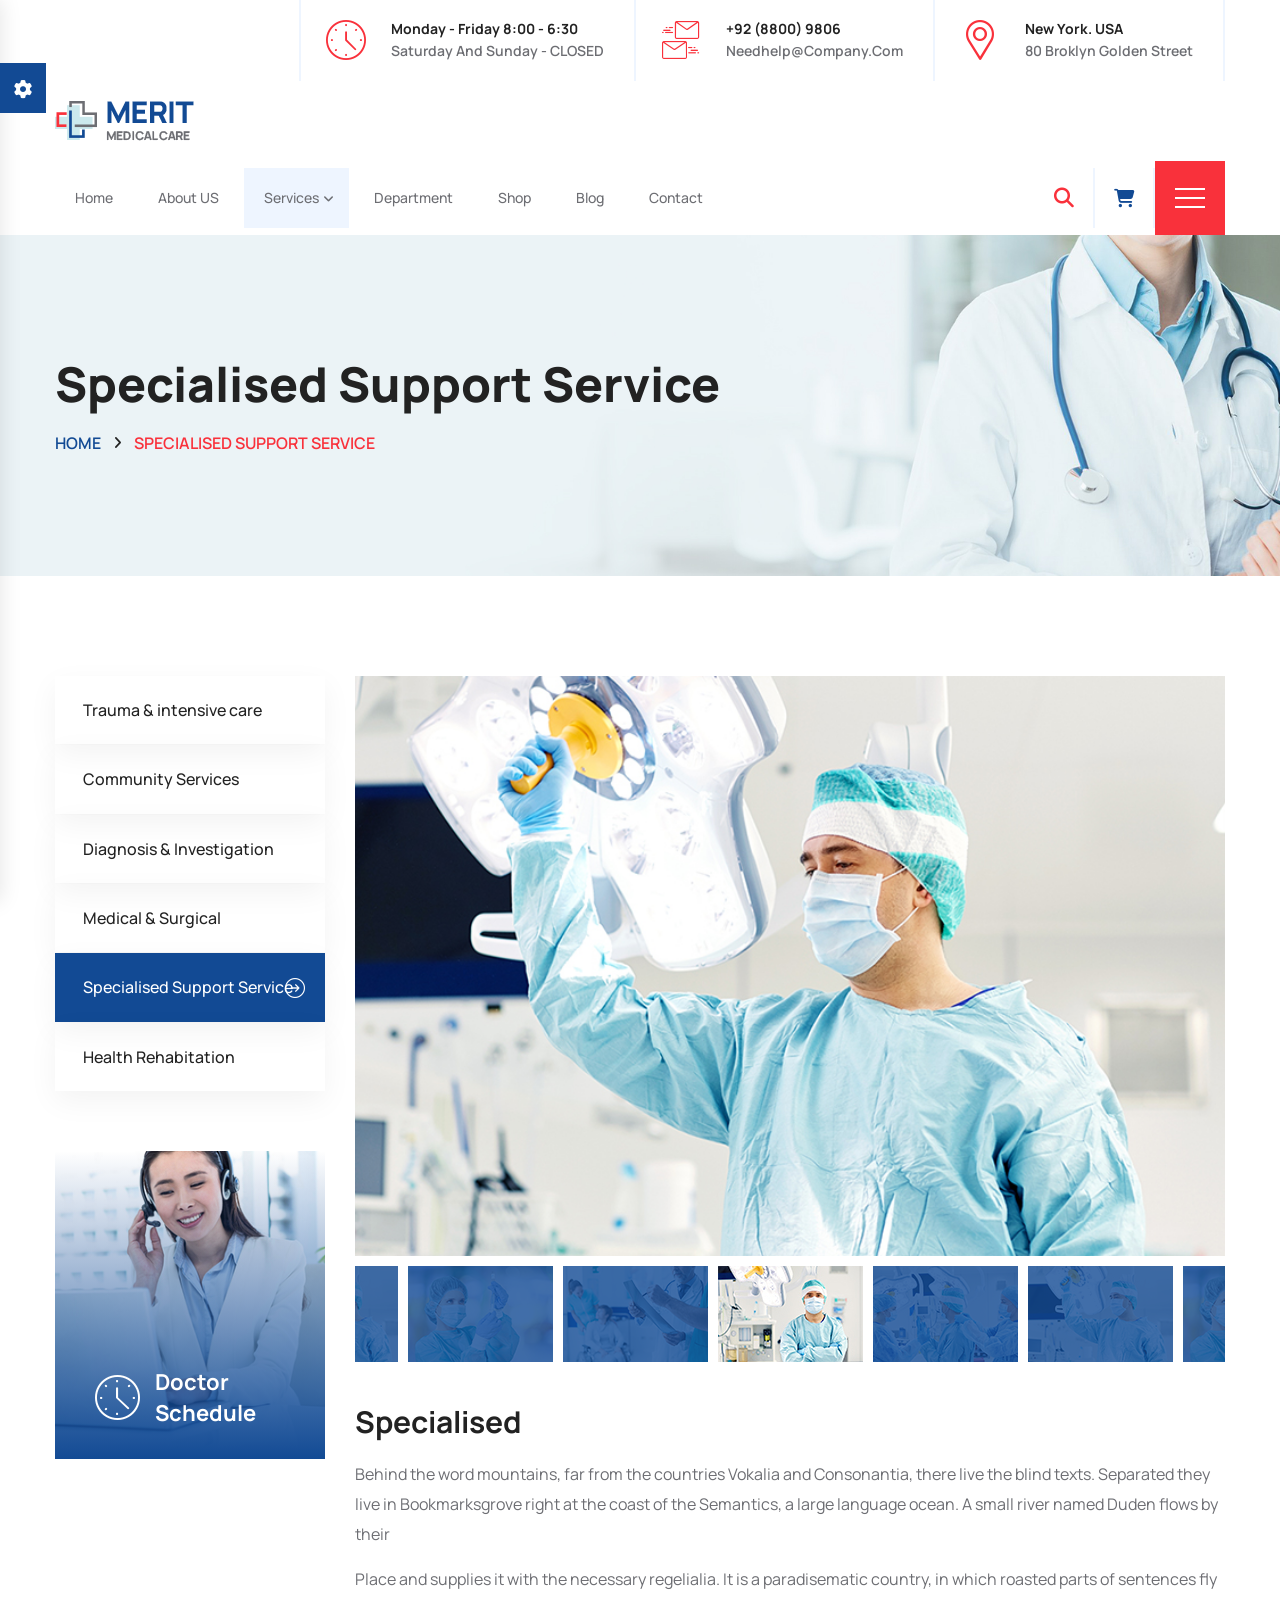
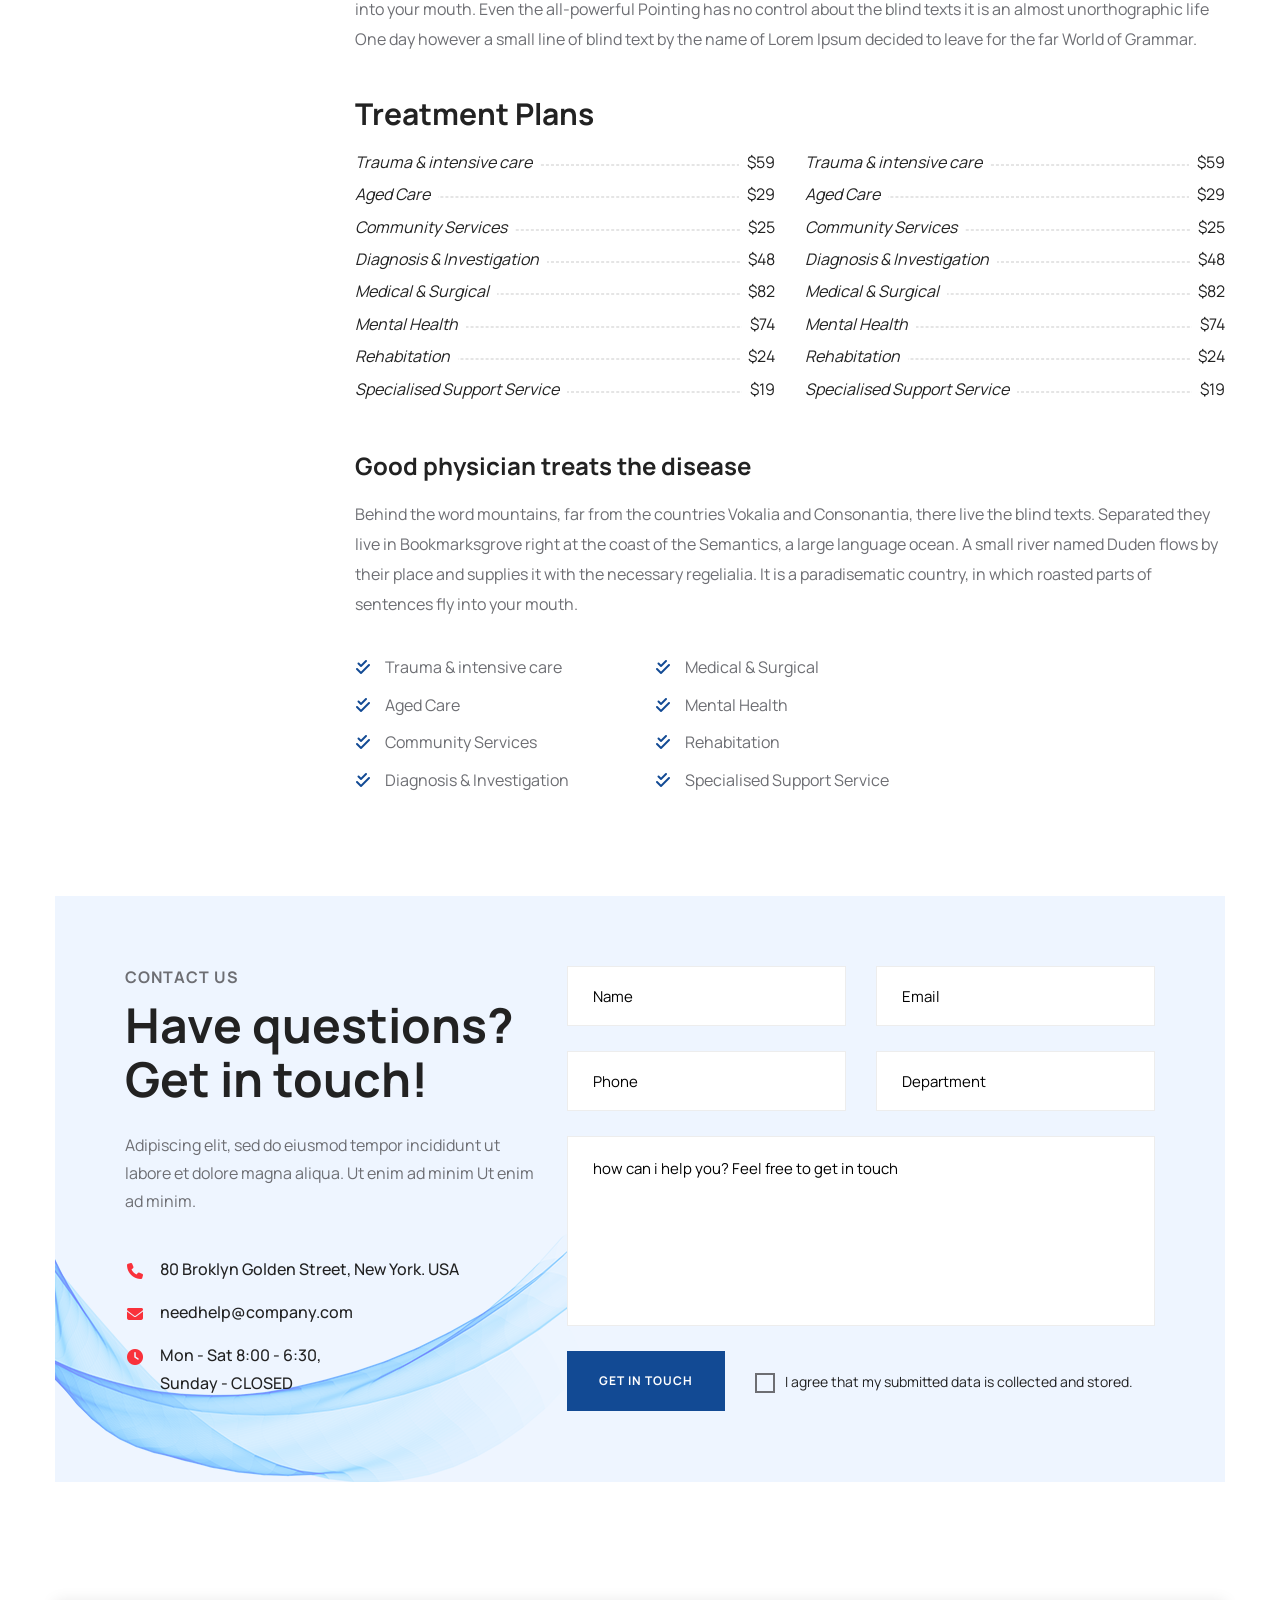
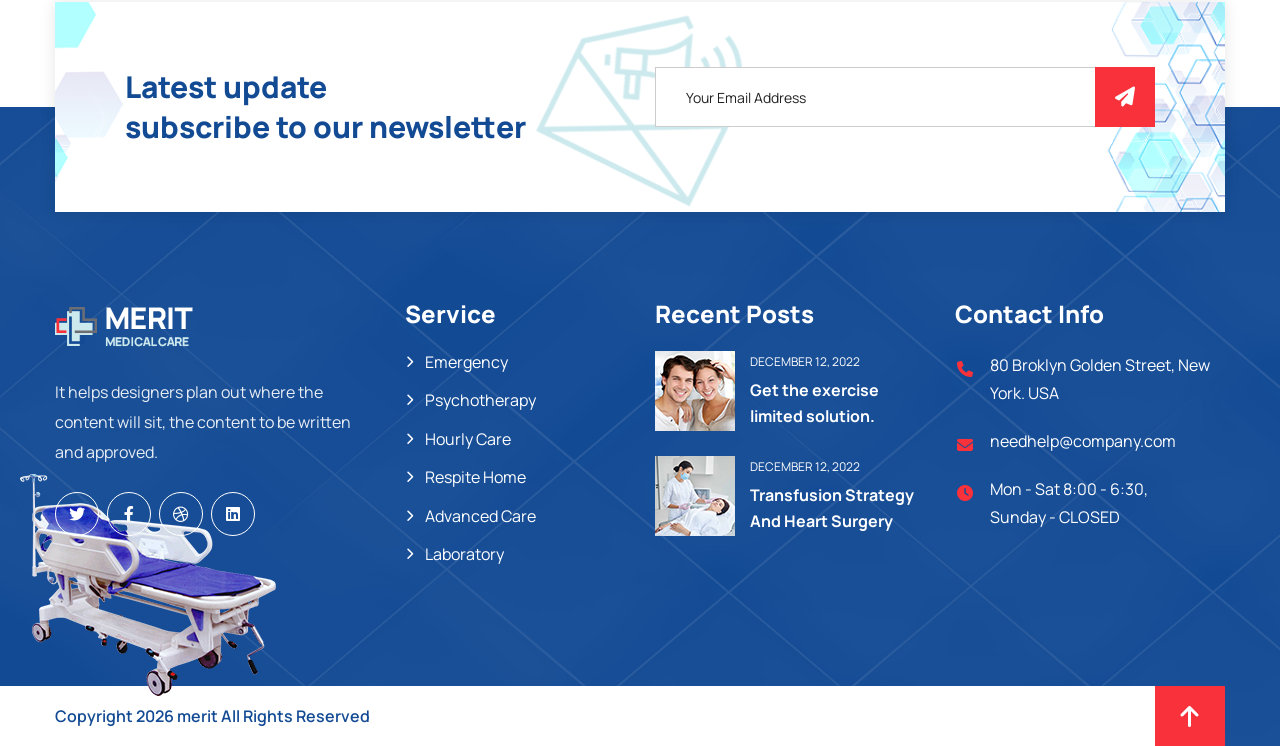
<file: specialised.html>
<!DOCTYPE html>
<html>


<head>
<meta charset="utf-8">
<title>Merit Medical Business| Home</title>
<!-- Stylesheets -->
<link href="assets/css/bootstrap.css" rel="stylesheet">
<link href="assets/css/style.css" rel="stylesheet">
<link href="assets/css/responsive.css" rel="stylesheet">

<link href="https://fonts.googleapis.com/css2?family=Manrope:wght@300;400;500;600;700&amp;display=swap" rel="stylesheet">

<!--Color Switcher Mockup-->
<link href="assets/css/color-switcher-design.css" rel="stylesheet">

<!-- Color Themes -->
<link id="theme-color-file" href="assets/css/color-themes/default-color.css" rel="stylesheet">

<link rel="shortcut icon" href="assets/images/favicon.png" type="image/x-icon">
<link rel="icon" href="assets/images/favicon.png" type="image/x-icon">

<!-- Responsive -->
<meta http-equiv="X-UA-Compatible" content="IE=edge">
<meta name="viewport" content="width=device-width, initial-scale=1.0, maximum-scale=1.0, user-scalable=0">

<!--[if lt IE 9]><script src="https://cdnjs.cloudflare.com/ajax/libs/html5shiv/3.7.3/html5shiv.js"></script><![endif]-->
<!--[if lt IE 9]><script src="js/respond.js"></script><![endif]-->
</head>

<body class="hidden-bar-wrapper">

<div class="page-wrapper">
 	
	<!-- Preloader -->
    <div class="preloader"></div>
	<!-- End Preloader -->
	
 	<!-- Header Style One -->
    <header class="main-header">
    	
		<!-- Header Upper -->
        <div class="header-upper">
            <div class="auto-container">
                <div class="d-flex justify-content-between align-items-center flex-wrap">
                    
                    <div class="logo-box">
                        <!-- <div class="logo"><a href="index.html"><img src="assets/images/logo.png" alt="" title=""></a></div> -->
                    </div>
                    
                    <div class="upper-right d-flex flex-wrap">
                        
                        <!--Info Box-->
                        <div class="upper-column info-box">
                            <div class="icon-box"><span class="flaticon-clock"></span></div>
                            <ul>
								<li><strong>Monday  - Friday  8:00 - 6:30</strong></li>
                                <li>Saturday and Sunday - CLOSED</li>
                            </ul>
                        </div>
                        
                        <!--Info Box-->
                        <div class="upper-column info-box">
                            <div class="icon-box"><span class="flaticon-send-mail"></span></div>
                            <ul>
                                <li><strong>+92 (8800) 9806</strong></li>
                                <li><a href="mailto:needhelp@company.com">needhelp@company.com</a></li>
                            </ul>
                        </div>
                        
                        <!--Info Box-->
                        <div class="upper-column info-box">
                            <div class="icon-box"><span class="flaticon-placeholder"></span></div>
                            <ul>
								<li><strong>New York. USA</strong></li>
                                <li>80 Broklyn Golden Street</li>
                            </ul>
                        </div>
                        
                    </div>
                    
                </div>
            </div>
        </div>
        <!--End Header Upper-->
		
		<!-- Header Lower -->
        <div class="header-upper">
            <div class="auto-container">
				<div class="inner-container">
					<!-- Logo Box -->
					<div class="logo-box">
						<div class="logo"><a href="index.html"><img src="assets/images/logo.png" alt="" title=""></a></div>
					</div>
					
					<div class="d-flex justify-content-between align-items-center flex-wrap">
						
						<div class="nav-outer">
							<!-- Main Menu -->
							<nav class="main-menu navbar-expand-md">
								<div class="navbar-header">
									<!-- Toggle Button -->    	
									<button class="navbar-toggler" type="button" data-toggle="collapse" data-target="#navbarSupportedContent" aria-controls="navbarSupportedContent" aria-expanded="false" aria-label="Toggle navigation">
										<span class="icon-bar"></span>
										<span class="icon-bar"></span>
										<span class="icon-bar"></span>
									</button>
								</div>
								
								<div class="navbar-collapse collapse clearfix" id="navbarSupportedContent">
									<ul class="navigation clearfix">
										<li class="#"><a href="index.html">Home</a>
											<!-- <ul>
												<li><a href="index.html">Homepage 01 General</a></li>
												<li><a href="index-2.html">Homepage 02 Clinic</a></li>
												<li><a href="index-3.html">Homepage 03 Dentist</a></li>
												<li><a href="index-4.html">Homepage 04 Cardiology</a></li>
												<li><a href="index-5.html">Homepage 05 Surgery</a></li>
												<li><a href="index-6.html">Homepage 06 Veterinary</a></li>
												<li><a href="index-7.html">Homepage 07 Laboratory</a></li>
												<li><a href="index-8.html">Homepage 08 Physiotherapy</a></li>
												<li><a href="index-9.html">Homepage 09 Orthopedics</a></li>
												<li><a href="index-10.html">Homepage 10 Eye-Care</a></li>
												<li class="dropdown"><a href="#">One Pager Style</a>
													<ul>
														<li><a href="index-1.html">HomePage 01 General</a></li>
														<li><a href="index-2-1.html">HomePage 02 Clinic</a></li>
														<li><a href="index-3-1.html">HomePage 03 Dentist</a></li>
														<li><a href="index-4-1.html">HomePage 04 Cardiology</a></li>
														<li><a href="index-5-1.html">HomePage 05 Surgery</a></li>
														<li><a href="index-6-1.html">HomePage 06 Veterinary</a></li>
														<li><a href="index-7-1.html">HomePage 07 Laboratory</a></li>
														<li><a href="index-8-1.html">Homepage 08 Physiotherapy</a></li>
														<li><a href="index-9-1.html">Homepage 09 Orthopedics</a></li>
														<li><a href="index-10-1.html">Homepage 10 Eye-Care</a></li>
													</ul>
												</li>
												<li class="dropdown"><a href="#">Header Styles</a>
													<ul>
														<li><a href="index.html">Header 01 General</a></li>
														<li><a href="index-2.html">Header 02 Clinic</a></li>
														<li><a href="index-3.html">Header 03 Dentist</a></li>
														<li><a href="index-4.html">Header 04 Cardiology</a></li>
														<li><a href="index-5.html">Header 05 Surgery</a></li>
														<li><a href="index-6.html">Header 06 Veterinary</a></li>
														<li><a href="index-7.html">Header 07 Laboratory</a></li>
														<li><a href="index-8.html">Header 08 Physiotherapy</a></li>
														<li><a href="index-9.html">Header 09 Orthopedics</a></li>
														<li><a href="index-10.html">Header 10 Eye-Care</a></li>
													</ul>
												</li>
											</ul> -->
										</li>
										<li class="#"><a href="about.html">About US</a>
											<!-- <ul>
												<li><a href="about.html">About us</a></li>
												<li><a href="faq.html">Faq's</a></li>
												<li><a href="price.html">Price</a></li>
												<li><a href="price-2.html">Price 02</a></li>
												<li><a href="process.html">Process</a></li>
												<li><a href="gallery.html">Projects</a></li>
												<li><a href="timetable.html">Timetable</a></li>
												<li><a href="testimonial.html">Testimonial</a></li>
												<li><a href="coming-soon.html">Coming Soon</a></li>
												<li><a href="terms.html">Terms & Condition</a></li>
												<li><a href="privacy.html">Privacy & Policy</a></li>
												<li class="dropdown"><a href="#">Doctors</a>
													<ul>
														<li><a href="doctors.html">Doctors</a></li>
														<li><a href="doctor-detail.html">Doctor Detail</a></li>
														<li><a href="doctor-detail-2.html">Doctor Detail 02</a></li>
													</ul>
												</li>
											</ul> -->
										</li>
										<li class="dropdown"><a href="services.html">Services</a>
											<ul>
												<li></li>
												<li><a href="intensive-care.html">Trauma & intensive care</a></li>
												<!-- <li><a href="community.html">Community Services</a></li> -->
												<li><a href="diagnosis.html">Diagnosis & Investigation</a></li>
												<li><a href="surgical.html">Medical & Surgical</a></li>
												<li><a href="specialised.html">Specialised Support Service</a></li>
												<li><a href="rehabitation.html">Health Rehabitation</a></li>
											</ul>
										</li>
										<li class="#"><a href="department.html">department</a>
											<!-- <ul>
												<li><a href="department.html">department</a></li>
												<li><a href="department-detail.html">department Detail</a></li>
											</ul> -->
										</li>
										
										<li class="#"><a href="shop.html">Shop</a>
											<!-- <ul>
												<li><a href="shop.html">Our Products</a></li>
												<li><a href="shop-detail.html">Product Single</a></li>
												<li><a href="shopping-cart.html">Shopping Cart</a></li>
												<li><a href="checkout.html">Checkout</a></li>
												<li><a href="register.html">Account</a></li>
											</ul> -->
										</li>
										<li class="#"><a href="blog.html">Blog</a>
											<!-- <ul>
												<li><a href="blog.html">Our Blog</a></li>
												<li><a href="blog-left-sidebar.html">Blog left Sidebar</a></li>
												<li><a href="blog-classic.html">Blog Classic</a></li>
												<li><a href="blog-detail.html">Blog Detail</a></li>
												<li><a href="not-found.html">Not Found</a></li>
											</ul> -->
										</li>
										<li class="#"><a href="contact.html">Contact</a>
											<!-- <ul>
												<li><a href="contact.html">Contact 01</a></li>
												<li><a href="contact-2.html">Contact 02</a></li>
												<li><a href="contact-3.html">Contact 03</a></li>
											</ul> -->
										</li>
									</ul>
								</div>
							</nav>
						</div>
						
						<!-- Main Menu End-->
						<div class="outer-box d-flex align-items-center flex-wrap">
							
							<div class="appointmeny_button-box">
								<a href="#" class="theme-btn btn-style-one">
									<span class="btn-wrap">
										<span class="text-one">Appoint Now</span>
										<span class="text-two">Appoint Now</span>
									</span>
								</a>
							</div>
							
							<!-- Search Btn -->
							<div class="search-box-btn search-box-outer"><span class="icon fa fa-search"></span></div>
							
							<!-- Nav Btn -->
							<div class="nav-btn navSidebar-button fa-regular fa-cart-shopping fa-fw"></div>
							
							<span class="hamburger">
								<span class="top-bun"></span>
								<span class="meat"></span>
								<span class="bottom-bun"></span>
							</span>
							
						</div>
						
						<!-- Mobile Navigation Toggler -->
						<div class="mobile-nav-toggler"><span class="icon flaticon-menu"></span></div>                    
						
					</div>
				</div>
            </div>
        </div>
        <!--End Header Upper-->
		
		<!-- Sticky Header  -->
        <div class="sticky-header">
            <div class="auto-container">
				<div class="inner-container d-flex justify-content-between align-items-center flex-wrap">
				
                <!-- Logo -->
                <div class="logo">
                    <a href="index.html" title=""><img src="assets/images/logo.png" alt="" title=""></a>
                </div>
				
                <!-- Right Box -->
                <div class="right-box">
                    <!-- Main Menu -->
                    <nav class="main-menu">
                        <!--Keep This Empty / Menu will come through Javascript-->
                    </nav>
					<!-- Main Menu End-->
					<!-- Mobile Navigation Toggler -->
					<div class="mobile-nav-toggler"><span class="icon flaticon-menu"></span></div>
                </div>
				
            </div>
        </div><!-- End Sticky Menu -->
		</div>
		
		<!-- Mobile Menu  -->
        <div class="mobile-menu">
            <div class="menu-backdrop"></div>
            <div class="close-btn"><span class="icon flaticon-close"></span></div>
            
            <nav class="menu-box">
                <div class="nav-logo"><a href="index.html"><img src="assets/images/logo-small.png" alt="" title=""></a></div>
                <div class="menu-outer"><!--Here Menu Will Come Automatically Via Javascript / Same Menu as in Header--></div>
            </nav>
        </div><!-- End Mobile Menu -->
	
    </header>
	<!-- End Main Header -->
	
	<!-- Sidebar Cart Item -->
	<div class="xs-sidebar-group info-group">
		<div class="xs-overlay xs-bg-black"></div>
		<div class="xs-sidebar-widget">
			<div class="sidebar-widget-container">
				<div class="close-button">
					<span class="fa fa-solid fa-xmark fa-fw"></span>
				</div>
				<div class="sidebar-textwidget">
					
					<!-- Sidebar Info Content -->
					<div class="sidebar-info-contents">
						<div class="content-inner">
						
							<!-- Title Box -->
							<div class="title-box">
								<h5>Shopping <span>Bag</span></h5>
								<div class="price">$15 from free economy shipping</div>
							</div>
							
							<!-- Empty Cart Box -->
							<div class="empty-cart-box">
								<!-- No Product -->
								<div class="no-cart">
									<span class="icon fa fa-sharp fa-solid fa-cart-shopping fa-fw"></span>
									No products in cart.
								</div>
							</div>
							
							<!-- Lower Box -->
							<div class="lower-box">
								<h5>Popular <span>Suggestions</span></h5>
									
								<!-- Post Block -->
								<div class="post-block">
									<div class="inner-box">
										<div class="image">
											<img src="assets/images/resource/post-thumb-1.jpg" alt="" />
										</div>
										<h6><a href="#">Hematology Machine</a></h6>
										<div class="rating">
											<span class="fa fa-star"></span>
											<span class="fa fa-star"></span>
											<span class="fa fa-star"></span>
											<span class="fa fa-star"></span>
											<span class="fa fa-star"></span>
										</div>
										<div class="price-box">$125</div>
										<a class="theme-btn bag-btn" href="#">add to bag</a>
									</div>
								</div>
								
								<!-- Post Block -->
								<div class="post-block">
									<div class="inner-box">
										<div class="image">
											<img src="assets/images/resource/post-thumb-2.jpg" alt="" />
										</div>
										<h6><a href="#">Dermatology</a></h6>
										<div class="rating">
											<span class="fa fa-star"></span>
											<span class="fa fa-star"></span>
											<span class="fa fa-star"></span>
											<span class="fa fa-star"></span>
											<span class="fa fa-star"></span>
										</div>
										<div class="price-box">$205</div>
										<a class="theme-btn bag-btn" href="#">add to bag</a>
									</div>
								</div>
								
								<!-- Post Block -->
								<div class="post-block">
									<div class="inner-box">
										<div class="image">
											<img src="assets/images/resource/post-thumb-3.jpg" alt="" />
										</div>
										<h6><a href="#">Cardiology</a></h6>
										<div class="rating">
											<span class="fa fa-star"></span>
											<span class="fa fa-star"></span>
											<span class="fa fa-star"></span>
											<span class="fa fa-star"></span>
											<span class="fa fa-star"></span>
										</div>
										<div class="price-box">$125</div>
										<a class="theme-btn bag-btn" href="#">add to bag</a>
									</div>
								</div>
								
							</div>
							
						</div>
					</div>
					
				</div>
			</div>
		</div>
	</div>
	
	<!-- About Sidebar -->
	<div class="about-sidebar">
		<div class="gradient-layer"></div>
		<!-- Close Button -->
		<div class="close-sidebar-widget close-button">
			<span class="fa fa-solid fa-xmark fa-fw"></span>
		</div>
		<div class="sidebar-inner">
			<div class="upper-box">
				<div class="image">
					<img src="assets/images/resource/modern.jpg" alt="" />
				</div>
				<div class="content-box">
					<h3>About <span>Merit</span></h3>
					<div class="text">Ut enim ad minim. facilisis suspendisseipsum dolor sit amet dolore consectetur adipisicing elit sed do eiusmod tempor incididunt ut labore et magna aliqua enim ad minim veniam, quis nostrud.</div>
					<ul class="about-one_list">
						<li>Medicine and instrument</li>
						<li>Instant Operation & Appointment</li>
						<li>From Scintific Jornal</li>
						<li>100% Expert Doctors</li>
					</ul>
				</div>
			</div>
			<!-- Social Box -->
			<div class="social-box">
				<a href="https://youtube.com/" class="youtube fa-brands fa-youtube"></a>
				<a href="https://twitter.com/" class="twitter fa-brands fa-twitter"></a>
				<a href="https://facebook.com/" class="facebook fa-brands fa-facebook-f"></a>
				<a href="https://instagram.com/" class="instagram fa-brands fa-instagram"></a>
			</div>
		</div>
	</div>
	<!-- End About Sidebar -->
	
	<!-- Page Title -->
    <section class="page-title" style="background-image:url(assets/images/background/3.jpg)">
        <div class="auto-container">
			<h2>Specialised Support Service</h2>
			<ul class="bread-crumb clearfix">
				<li><a href="index.html">Home</a></li>
				<li>Specialised Support Service</li>
			</ul>
        </div>
    </section>
    <!-- End Page Title -->
	
	<!-- Services Single Section -->
	<section class="services-single-section">
		<div class="auto-container">
			<div class="row clearfix">
				<!-- Widgets Column -->
				<div class="widgets-column col-lg-3 col-md-12 col-sm-12">
					<div class="inner-column">
						
						<!-- SideBar Widget -->
						<div class="services-widget category-widget">
							<ul class="cat-list">
								<li><a href="services-detail.html">Trauma & intensive care</a></li>
								<li><a href="community.html">Community Services</a></li>
								<li><a href="diagnosis.html">Diagnosis & Investigation</a></li>
								<li><a href="surgical.html">Medical & Surgical</a></li>
								<li class="active"><a href="specialised.html">Specialised Support Service</a></li>
								<li><a href="rehabitation.html">Health Rehabitation</a></li>
							</ul>
						</div>
						
						<!-- SideBar Widget -->
						<div class="services-widget schedule-widget">
							<div class="image">
								<img src="assets/images/resource/service-2.jpg" alt="" />
								<div class="overlay-box">
									<div class="content">
										<span class="icon flaticon-clock"></span>
										<h3>Doctor <br> Schedule</h3>
									</div>
								</div>
							</div>
						</div>
						
					</div>
				</div>
				
				<!-- Content Column -->
				<div class="content-column col-lg-9 col-md-12 col-sm-12">
					<div class="inner-column">
						
						<!-- Services Carousel -->
						<div class="services-page-carousel">
							<div class="image-column">
								<div class="carousel-outer">
			
									<ul class="image-carousel owl-carousel owl-theme">
										<li><a href="assets/images/resource/service-1.jpg" class="lightbox-image" title="Image Caption Here"><img src="assets/images/resource/service-1.jpg" alt=""></a></li>
										<li><a href="assets/images/resource/service-1.jpg" class="lightbox-image" title="Image Caption Here"><img src="assets/images/resource/service-1.jpg" alt=""></a></li>
										<li><a href="assets/images/resource/service-1.jpg" class="lightbox-image" title="Image Caption Here"><img src="assets/images/resource/service-1.jpg" alt=""></a></li>
										<li><a href="assets/images/resource/service-1.jpg" class="lightbox-image" title="Image Caption Here"><img src="assets/images/resource/service-1.jpg" alt=""></a></li>
										<li><a href="assets/images/resource/service-1.jpg" class="lightbox-image" title="Image Caption Here"><img src="assets/images/resource/service-1.jpg" alt=""></a></li>
										<li><a href="assets/images/resource/service-1.jpg" class="lightbox-image" title="Image Caption Here"><img src="assets/images/resource/service-1.jpg" alt=""></a></li>
										<li><a href="assets/images/resource/service-1.jpg" class="lightbox-image" title="Image Caption Here"><img src="assets/images/resource/service-1.jpg" alt=""></a></li>
										<li><a href="assets/images/resource/service-1.jpg" class="lightbox-image" title="Image Caption Here"><img src="assets/images/resource/service-1.jpg" alt=""></a></li>
										<li><a href="assets/images/resource/service-1.jpg" class="lightbox-image" title="Image Caption Here"><img src="assets/images/resource/service-1.jpg" alt=""></a></li>
										<li><a href="assets/images/resource/service-1.jpg" class="lightbox-image" title="Image Caption Here"><img src="assets/images/resource/service-1.jpg" alt=""></a></li>
									</ul>
									
									<ul class="thumbs-carousel owl-carousel owl-theme">
										<li><img src="assets/images/resource/service-thumb-1.jpg" alt=""></li>
										<li><img src="assets/images/resource/service-thumb-2.jpg" alt=""></li>
										<li><img src="assets/images/resource/service-thumb-3.jpg" alt=""></li>
										<li><img src="assets/images/resource/service-thumb-4.jpg" alt=""></li>
										<li><img src="assets/images/resource/service-thumb-5.jpg" alt=""></li>
										<li><img src="assets/images/resource/service-thumb-1.jpg" alt=""></li>
										<li><img src="assets/images/resource/service-thumb-2.jpg" alt=""></li>
										<li><img src="assets/images/resource/service-thumb-3.jpg" alt=""></li>
										<li><img src="assets/images/resource/service-thumb-4.jpg" alt=""></li>
										<li><img src="assets/images/resource/service-thumb-5.jpg" alt=""></li>
									</ul>
									
								</div>
							</div>
						</div>
						
						<h3>Specialised</h3>
						
						<p>Behind the word mountains, far from the countries Vokalia and Consonantia, there live the blind texts. Separated they live in Bookmarksgrove right at the coast of the Semantics, a large language ocean. A small river named Duden flows by their</p>
						<p>Place and supplies it with the necessary regelialia. It is a paradisematic country, in which roasted parts of sentences fly into your mouth. Even the all-powerful Pointing has no control about the blind texts it is an almost unorthographic life One day however a small line of blind text by the name of Lorem Ipsum decided to leave for the far World of Grammar.</p>
						<h3>Treatment Plans</h3>
						<div class="row">
							<div class="column col-lg-6 col-md-12 col-sm-12">
								<ul class="plan-list">
									<li><i>Trauma & intensive care</i><span>$59</span></li>
									<li><i>Aged Care</i><span>$29</span></li>
									<li><i>Community Services</i><span>$25</span></li>
									<li><i>Diagnosis & Investigation</i><span>$48</span></li>
									<li><i>Medical & Surgical</i><span>$82</span></li>
									<li><i>Mental Health</i><span>$74</span></li>
									<li><i>Rehabitation</i><span>$24</span></li>
									<li><i>Specialised Support Service</i><span>$19</span></li>
								</ul>
							</div>
							<div class="column col-lg-6 col-md-12 col-sm-12">
								<ul class="plan-list">
									<li><i>Trauma & intensive care</i><span>$59</span></li>
									<li><i>Aged Care</i><span>$29</span></li>
									<li><i>Community Services</i><span>$25</span></li>
									<li><i>Diagnosis & Investigation</i><span>$48</span></li>
									<li><i>Medical & Surgical</i><span>$82</span></li>
									<li><i>Mental Health</i><span>$74</span></li>
									<li><i>Rehabitation</i><span>$24</span></li>
									<li><i>Specialised Support Service</i><span>$19</span></li>
								</ul>
							</div>
						</div>
						<h4>Good physician treats the disease</h4>
						<p>Behind the word mountains, far from the countries Vokalia and Consonantia, there live the blind texts. Separated they live in Bookmarksgrove right at the coast of the Semantics, a large language ocean. A small river named Duden flows by their place and supplies it with the necessary regelialia. It is a paradisematic country, in which roasted parts of sentences fly into your mouth.</p>
						<br>
						<div class="row">
							<div class="column col-lg-4 col-md-6 col-sm-12">
								<ul class="doctor-detail_list-two">
									<li>Trauma & intensive care</li>
									<li>Aged Care</li>
									<li>Community Services</li>
									<li>Diagnosis & Investigation</li>
								</ul>
							</div>
							<div class="column col-lg-4 col-md-6 col-sm-12">
								<ul class="doctor-detail_list-two">
									<li>Medical & Surgical</li>
									<li>Mental Health</li>
									<li>Rehabitation</li>
									<li>Specialised Support Service</li>
								</ul>
							</div>
						</div>
					</div>
				</div>
				
			</div>
		</div>
	</section>
	<!-- End Services Single Section -->
	
	<!-- Question One -->
	<section class="question-one">
		<div class="auto-container">
			<div class="question-one-inner_container" style="background-image:url(assets/images/background/pattern-14.png)">
				<div class="row clearfix">
					<!-- Title Column -->
					<div class="question-one_title-column col-lg-5 col-md-12 col-sm-12">
						<!-- Sec Title -->
						<div class="sec-title">
							<div class="sec-title_title">CONTACT US</div>
							<h2 class="sec-title_heading">Have questions? Get in touch!</h2>
							<div class="sec-title_text">Adipiscing elit, sed do eiusmod tempor incididunt ut labore et dolore magna aliqua. Ut enim ad minim Ut enim ad minim.</div>
						</div>
						<ul class="question-one_contact-list">
							<li><span class="icon fa-solid fa-phone fa-fw"></span>80 Broklyn Golden Street, New York. USA</li>
							<li><span class="icon fa-solid fa-envelope fa-fw"></span> <a href="mailto:needhelp@company.com">needhelp@company.com</a></li>
							<li><span class="icon fa-solid fa-clock fa-fw"></span>Mon - Sat 8:00 - 6:30, <br> Sunday - CLOSED</li>
						</ul>
					</div>
					<!-- Form Column -->
					<div class="question-one_form-column col-lg-7 col-md-12 col-sm-12">
						
						<!-- Default Form -->
						<div class="default-form">
							<form method="post" action="https://html.themerange.com/merit/merit/contact.html">
								<div class="row clearfix">
									
									<div class="col-lg-6 col-md-6 col-sm-12 form-group">
										<input type="text" name="username" placeholder="Name" required="">
									</div>
									
									<div class="col-lg-6 col-md-6 col-sm-12 form-group">
										<input type="text" name="email" placeholder="Email" required="">
									</div>
									
									<div class="col-lg-6 col-md-6 col-sm-12 form-group">
										<input type="text" name="phone" placeholder="Phone" required="">
									</div>
									
									<div class="col-lg-6 col-md-6 col-sm-12 form-group">
										<input type="text" name="department" placeholder="Department" required="">
									</div>
									
									<div class="col-lg-12 col-md-12 col-sm-12 form-group">
										<textarea class="" name="message" placeholder="how can i help you? Feel free to get in touch"></textarea>
									</div>
									
									<div class="col-lg-12 col-md-12 col-sm-12 form-group">
										<!-- Button Box -->
										<div class="button-box align-items-center flex-wrap d-flex">
											<button class="theme-btn btn-style-one">
												<span class="btn-wrap">
													<span class="text-one">get in touch</span>
													<span class="text-two">get in touch</span>
												</span>
											</button>
											<div class="check-box">
												<input type="checkbox" name="remember-password" id="type-1">
												<label for="type-1">I agree that my submitted data is collected and stored.</label>
											</div>
										</div>
									</div>
									
								</div>
							</form>
						</div>
						<!-- End Default Form -->
						
					</div>
				</div>
			</div>
		</div>
	</section>
	<!-- End Question One -->
	
	<!-- Newsletter Section / Style Two -->
	<section class="newsletter-one style-two">
		<div class="auto-container">
			<div class="newsletter-one_inner-container" style="background-image:url(assets/images/background/pattern-7.png)">
				<div class="newsletter-one_icon">
					<img src="assets/images/icons/envelope.png" alt="" />
				</div>
				<div class="row clearfix">
					<!-- Title Column -->
					<div class="newsletter-one_title-column col-lg-6 col-md-12 col-sm-12">
						<h3 class="newsletter-one_title">Latest update <br> subscribe to our newsletter</h3>
					</div>
					<!-- Form Column -->
					<div class="newsletter-one_form-column col-lg-6 col-md-12 col-sm-12">
						<!-- Subscribe Form -->
						<div class="subscribe-form">
							<form method="post" action="https://html.themerange.com/merit/merit/contact.html">
								<div class="form-group">
									<input type="email" name="email" value="" placeholder="Your Email Address" required>
									<button type="submit" class="theme-btn fa-solid fa-paper-plane fa-fw"></button>
								</div>
							</form>
						</div>
					</div>
				</div>
			</div>
		</div>
	</section>
	<!-- End Newsletter Section -->
	
	<!--Main Footer-->
    <footer class="main-footer" style="background-image: url(assets/images/background/pattern-8.png)">
		<!-- Vector One -->
		<span class="footer-vector_one">
			<img src="assets/images/resource/footer-vector-1.png" alt="" />
		</span>
		<!-- Vector Two -->
		<span class="footer-vector_two">
			<img src="assets/images/resource/footer-vector-2.png" alt="" />
		</span>
		<div class="auto-container">
        	<!--Widgets Section-->
            <div class="main-footer_widgets">
            	<div class="row clearfix">
                	
                    <!--big column-->
                    <div class="big-column col-lg-6 col-md-12 col-sm-12">
                        <div class="row clearfix">
							
							<!--Footer Column-->
                            <div class="main-footer_column col-lg-7 col-md-6 col-sm-12">
                                <div class="footer-widget logo-widget">
									<div class="main-footer_logo">
                                    	<a href="index.html"><img src="assets/images/footer-logo.png" alt="" /></a>
                                    </div>
                                    <div class="main-footer_text">It helps designers plan out where the content will sit, the content to be written and approved.</div>
									<!-- Social Box -->
									<ul class="footer-social_box">
										<li><a href="https://www.twitter.com/" class="fa-brands fa-twitter fa-fw"></a></li>
										<li><a href="https://www.facebook.com/" class="fa-brands fa-facebook-f fa-fw"></a></li>
										<li><a href="https://dribbble.com/" class="fa-brands fa-dribbble fa-fw"></a></li>
										<li><a href="https://www.linkedin.com/" class="fa-brands fa-linkedin fa-fw"></a></li>
									</ul>
								</div>
							</div>
							
							<!--Footer Column-->
                            <div class="main-footer_column col-lg-5 col-md-6 col-sm-12">
                                <div class="footer-widget links-widget">
									<h4 class="main-footer_title">Service</h4>
									<ul class="main-footer_list">
										<li><a href="#">Emergency</a></li>
										<li><a href="#">Psychotherapy</a></li>
										<li><a href="#">Hourly Care</a></li>
										<li><a href="#">Respite Home</a></li>
										<li><a href="#">Advanced Care</a></li>
										<li><a href="#">Laboratory</a></li>
									</ul>
								</div>
							</div>
							
						</div>
					</div>
					
					<!--big column-->
                    <div class="big-column col-lg-6 col-md-12 col-sm-12">
                        <div class="row clearfix">
							
							<!--Footer Column-->
                            <div class="main-footer_column col-lg-6 col-md-6 col-sm-12">
                                <div class="footer-widget news-widget">
									<h4 class="main-footer_title">Recent Posts</h4>
									
									<!--News Widget Block-->
                                    <div class="news-widget-block">
                                        <div class="news-widget_image">
											<img src="assets/images/resource/news-widget-1.jpg" alt="" />
										</div>
										<div class="news-widget_post-date">DECEMBER 12, 2022</div>
										<h6 class="news-widget_title"><a href="blog-detail.html">Get the exercise limited solution.</a></h6>
                                    </div>
									
									<!--News Widget Block-->
                                    <div class="news-widget-block">
										<div class="news-widget_image">
											<img src="assets/images/resource/news-widget-2.jpg" alt="" />
										</div>
										<div class="news-widget_post-date">DECEMBER 12, 2022</div>
										<h6 class="news-widget_title"><a href="blog-detail.html">Transfusion Strategy And Heart Surgery</a></h6>
                                    </div>
									
								</div>
							</div>
							
							<!--Footer Column-->
                            <div class="main-footer_column col-lg-6 col-md-6 col-sm-12">
                                <div class="footer-widget contact-widget">
									<h4 class="main-footer_title">Contact Info</h4>
									<ul class="main-footer_contact-list">
										<li><span class="icon fa-solid fa-phone fa-fw"></span>80 Broklyn Golden Street, New York. USA</li>
										<li><span class="icon fa-solid fa-envelope fa-fw"></span> <a href="mailto:needhelp@company.com">needhelp@company.com</a></li>
										<li><span class="icon fa-solid fa-clock fa-fw"></span>Mon - Sat 8:00 - 6:30, <br> Sunday - CLOSED</li>
									</ul>
									
								</div>
							</div>
							
						</div>
					</div>
					
				</div>
			</div>
			
			<!-- Footer Bottom -->
			<div class="main-footer_bottom">
				<div class="d-flex justify-content-between align-items-center flex-wrap">
					<div class="footer_copyright">Copyright 2026 merit All Rights Reserved</div>
					<!-- Scroll To Top -->
					<div class="footer-scroll_top scroll-to-target" data-target="html"><span class="fa fa-arrow-up"></span></div>
				</div>
			</div>
			
		</div>
	</footer>
	
	<!-- Search Popup -->
	<div class="search-popup">
		<div class="color-layer"></div>
		<button class="close-search"><span class="fa fa-solid fa-xmark fa-fw"></span></button>
		<form method="post" action="https://html.themerange.com/merit/merit/blog.html">
			<div class="form-group">
				<input type="search" name="search-field" value="" placeholder="Search Here" required="">
				<button class="fa fa-solid fa-magnifying-glass fa-fw" type="submit"></button>
			</div>
		</form>
	</div>
	<!-- End Search Popup -->
	
</div>
<!-- End PageWrapper -->

<!-- Color Palate / Color Switcher -->
<div class="color-palate">
	<div class="color-trigger">
		<i class="fa-solid fa-gear fa-fw"></i>
	</div>
	<div class="color-palate-inner">
		<div class="color-palate-head">
			<h6>Choose Options</h6>
		</div>
		
		<!-- Colors -->
		<div class="various-color clearfix">
			<div class="colors-list">
				<span class="palate default-color active" data-theme-file="assets/css/color-themes/default-color.css"></span>
				<span class="palate green-color" data-theme-file="assets/css/color-themes/green-color.css"></span>
				<span class="palate olive-color" data-theme-file="assets/css/color-themes/blue-color.css"></span>
				<span class="palate orange-color" data-theme-file="assets/css/color-themes/orange-color.css"></span>
				<span class="palate purple-color" data-theme-file="assets/css/color-themes/purple-color.css"></span>
				<span class="palate teal-color" data-theme-file="assets/css/color-themes/teal-color.css"></span>
				<span class="palate brown-color" data-theme-file="assets/css/color-themes/brown-color.css"></span>
				<span class="palate yellow-color" data-theme-file="assets/css/color-themes/yellow-color.css"></span>
			</div>
		</div>
				
		<h6>RTL Version</h6>
		<ul class="rtl-version option-box"> <li class="rtl">RTL Version</li> <li>LTR Version</li> </ul>
		<h6>Boxed Version</h6>
		<ul class="box-version option-box"> <li class="box">Boxed</li> <li>Full width</li></ul>
		<h6>Want Sticky Header</h6>
		<ul class="header-version option-box"> <li class="box">No</li> <li>Yes</li></ul>
		<h6>Dark Verion</h6>
		<ul class="dark-version option-box"> <li class="box">Yes</li> <li>No</li></ul>
		
		<div class="purchase-box">
			You will find much more options for colors and styling in admin panel. This color picker is used only for demonstation purposes.
			<a href="#" class="theme-btn btn-style-two">
				<span class="btn-wrap">
					<span class="text-one">buy now</span>
					<span class="text-two">buy now</span>
				</span>
			</a>
		</div>
		
	</div>
</div>
<!-- End Color Palate / Color Switcher -->

<!-- Scroll To Top -->
<div class="scroll-to-top scroll-to-target" data-target="html"><span class="fa fa-arrow-up"></span></div>

<script src="assets/js/jquery.js"></script>
<script src="assets/js/popper.min.js"></script>
<script src="assets/js/bootstrap.min.js"></script>
<script src="assets/js/jquery.mCustomScrollbar.concat.min.js"></script>
<script src="assets/js/appear.js"></script>
<script src="assets/js/parallax.min.js"></script>
<script src="assets/js/tilt.jquery.min.js"></script>
<script src="assets/js/jquery.paroller.min.js"></script>
<script src="assets/js/owl.js"></script>
<script src="assets/js/wow.js"></script>
<script src="assets/js/odometer.js"></script>
<script src="assets/js/parallax-scroll.js"></script>
<script src="assets/js/magnific-popup.min.js"></script>
<script src="assets/js/nav-tool.js"></script>
<script src="assets/js/jquery-ui.js"></script>
<script src="assets/js/script.js"></script>
<script src="assets/js/color-settings.js"></script>

</body>

<!-- Mirrored from https://html.themerange.com/merit/merit/specialised.html by HTTrack Website Copier/3.x [XR&CO], Tue, 27 Oct 2026 05:49:13 GMT -->
</html>
</file>
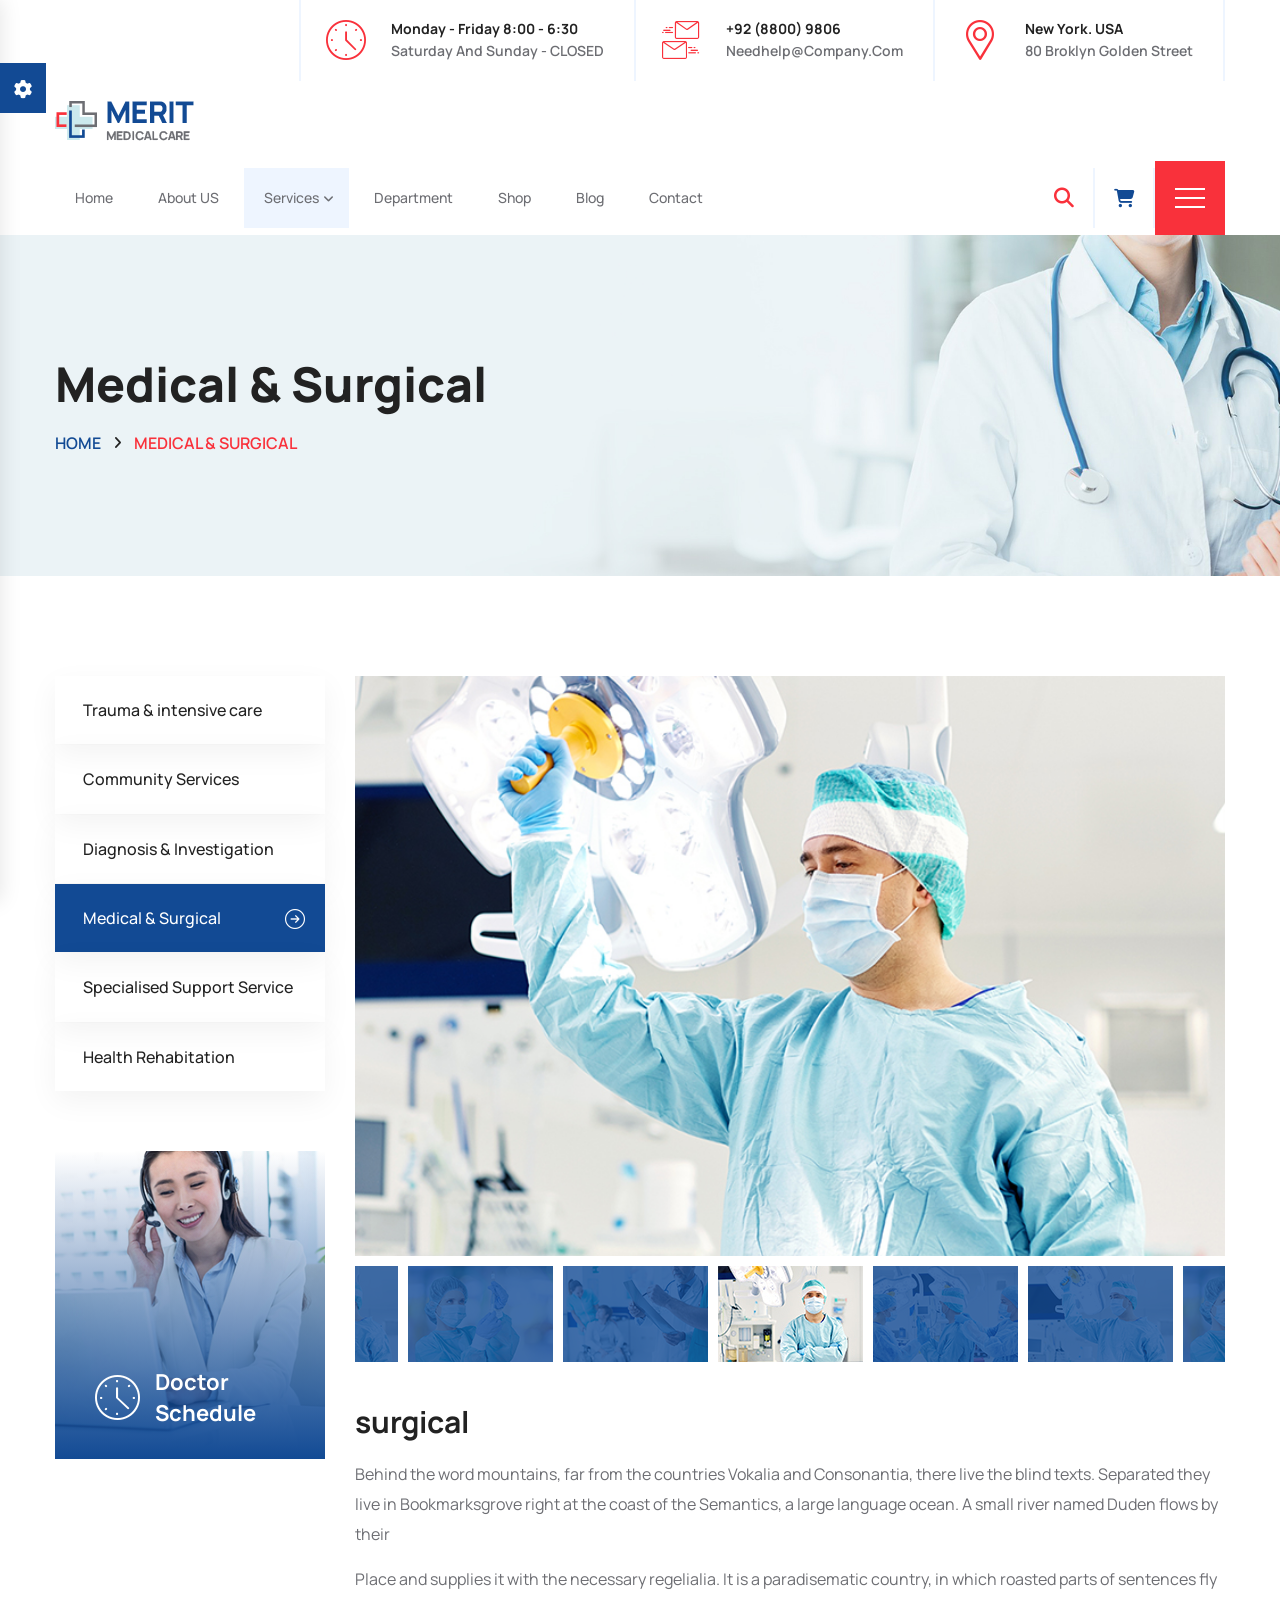
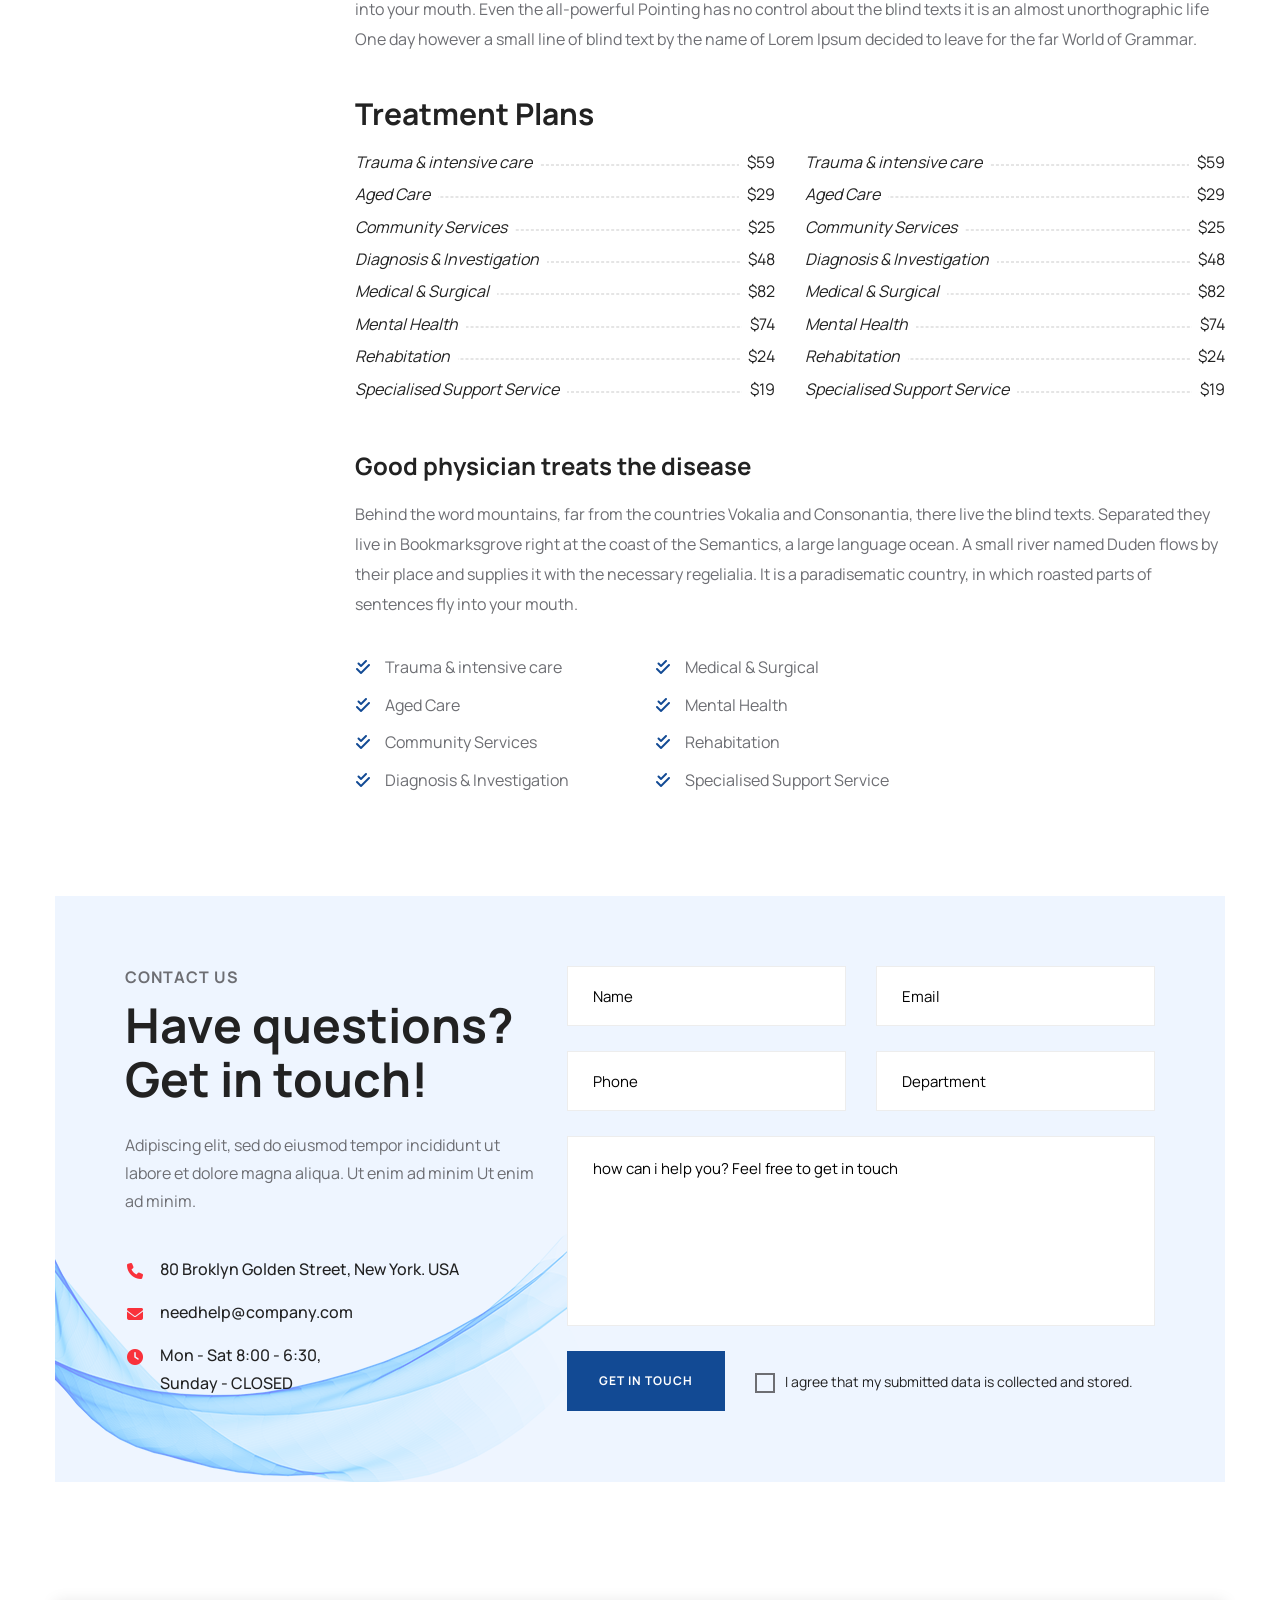
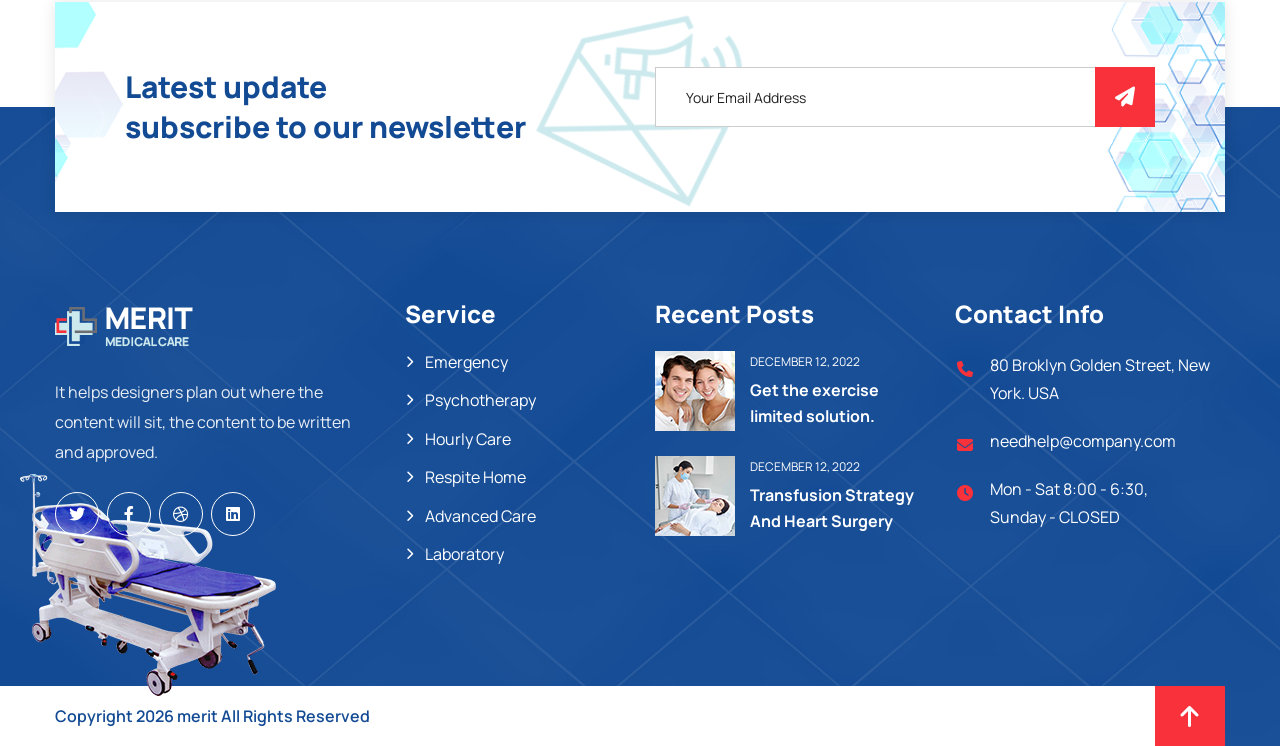
<file: surgical.html>
<!DOCTYPE html>
<html>

<head>
<meta charset="utf-8">
<title>Merit Medical Business| Home</title>
<!-- Stylesheets -->
<link href="assets/css/bootstrap.css" rel="stylesheet">
<link href="assets/css/style.css" rel="stylesheet">
<link href="assets/css/responsive.css" rel="stylesheet">

<link href="https://fonts.googleapis.com/css2?family=Manrope:wght@300;400;500;600;700&amp;display=swap" rel="stylesheet">

<!--Color Switcher Mockup-->
<link href="assets/css/color-switcher-design.css" rel="stylesheet">

<!-- Color Themes -->
<link id="theme-color-file" href="assets/css/color-themes/default-color.css" rel="stylesheet">

<link rel="shortcut icon" href="assets/images/favicon.png" type="image/x-icon">
<link rel="icon" href="assets/images/favicon.png" type="image/x-icon">

<!-- Responsive -->
<meta http-equiv="X-UA-Compatible" content="IE=edge">
<meta name="viewport" content="width=device-width, initial-scale=1.0, maximum-scale=1.0, user-scalable=0">

<!--[if lt IE 9]><script src="https://cdnjs.cloudflare.com/ajax/libs/html5shiv/3.7.3/html5shiv.js"></script><![endif]-->
<!--[if lt IE 9]><script src="js/respond.js"></script><![endif]-->
</head>

<body class="hidden-bar-wrapper">

<div class="page-wrapper">
 	
	<!-- Preloader -->
    <div class="preloader"></div>
	<!-- End Preloader -->
	
 	<!-- Header Style One -->
    <header class="main-header">
    	
		<!-- Header Upper -->
        <div class="header-upper">
            <div class="auto-container">
                <div class="d-flex justify-content-between align-items-center flex-wrap">
                    
                    <div class="logo-box">
                        <!-- <div class="logo"><a href="index.html"><img src="assets/images/logo.png" alt="" title=""></a></div> -->
                    </div>
                    
                    <div class="upper-right d-flex flex-wrap">
                        
                        <!--Info Box-->
                        <div class="upper-column info-box">
                            <div class="icon-box"><span class="flaticon-clock"></span></div>
                            <ul>
								<li><strong>Monday  - Friday  8:00 - 6:30</strong></li>
                                <li>Saturday and Sunday - CLOSED</li>
                            </ul>
                        </div>
                        
                        <!--Info Box-->
                        <div class="upper-column info-box">
                            <div class="icon-box"><span class="flaticon-send-mail"></span></div>
                            <ul>
                                <li><strong>+92 (8800) 9806</strong></li>
                                <li><a href="mailto:needhelp@company.com">needhelp@company.com</a></li>
                            </ul>
                        </div>
                        
                        <!--Info Box-->
                        <div class="upper-column info-box">
                            <div class="icon-box"><span class="flaticon-placeholder"></span></div>
                            <ul>
								<li><strong>New York. USA</strong></li>
                                <li>80 Broklyn Golden Street</li>
                            </ul>
                        </div>
                        
                    </div>
                    
                </div>
            </div>
        </div>
        <!--End Header Upper-->
		
		<!-- Header Lower -->
        <div class="header-upper">
            <div class="auto-container">
				<div class="inner-container">
					<!-- Logo Box -->
					<div class="logo-box">
						<div class="logo"><a href="index.html"><img src="assets/images/logo.png" alt="" title=""></a></div>
					</div>
					
					<div class="d-flex justify-content-between align-items-center flex-wrap">
						
						<div class="nav-outer">
							<!-- Main Menu -->
							<nav class="main-menu navbar-expand-md">
								<div class="navbar-header">
									<!-- Toggle Button -->    	
									<button class="navbar-toggler" type="button" data-toggle="collapse" data-target="#navbarSupportedContent" aria-controls="navbarSupportedContent" aria-expanded="false" aria-label="Toggle navigation">
										<span class="icon-bar"></span>
										<span class="icon-bar"></span>
										<span class="icon-bar"></span>
									</button>
								</div>
								
								<div class="navbar-collapse collapse clearfix" id="navbarSupportedContent">
									<ul class="navigation clearfix">
										<li class="#"><a href="index.html">Home</a>
											<!-- <ul>
												<li><a href="index.html">Homepage 01 General</a></li>
												<li><a href="index-2.html">Homepage 02 Clinic</a></li>
												<li><a href="index-3.html">Homepage 03 Dentist</a></li>
												<li><a href="index-4.html">Homepage 04 Cardiology</a></li>
												<li><a href="index-5.html">Homepage 05 Surgery</a></li>
												<li><a href="index-6.html">Homepage 06 Veterinary</a></li>
												<li><a href="index-7.html">Homepage 07 Laboratory</a></li>
												<li><a href="index-8.html">Homepage 08 Physiotherapy</a></li>
												<li><a href="index-9.html">Homepage 09 Orthopedics</a></li>
												<li><a href="index-10.html">Homepage 10 Eye-Care</a></li>
												<li class="dropdown"><a href="#">One Pager Style</a>
													<ul>
														<li><a href="index-1.html">HomePage 01 General</a></li>
														<li><a href="index-2-1.html">HomePage 02 Clinic</a></li>
														<li><a href="index-3-1.html">HomePage 03 Dentist</a></li>
														<li><a href="index-4-1.html">HomePage 04 Cardiology</a></li>
														<li><a href="index-5-1.html">HomePage 05 Surgery</a></li>
														<li><a href="index-6-1.html">HomePage 06 Veterinary</a></li>
														<li><a href="index-7-1.html">HomePage 07 Laboratory</a></li>
														<li><a href="index-8-1.html">Homepage 08 Physiotherapy</a></li>
														<li><a href="index-9-1.html">Homepage 09 Orthopedics</a></li>
														<li><a href="index-10-1.html">Homepage 10 Eye-Care</a></li>
													</ul>
												</li>
												<li class="dropdown"><a href="#">Header Styles</a>
													<ul>
														<li><a href="index.html">Header 01 General</a></li>
														<li><a href="index-2.html">Header 02 Clinic</a></li>
														<li><a href="index-3.html">Header 03 Dentist</a></li>
														<li><a href="index-4.html">Header 04 Cardiology</a></li>
														<li><a href="index-5.html">Header 05 Surgery</a></li>
														<li><a href="index-6.html">Header 06 Veterinary</a></li>
														<li><a href="index-7.html">Header 07 Laboratory</a></li>
														<li><a href="index-8.html">Header 08 Physiotherapy</a></li>
														<li><a href="index-9.html">Header 09 Orthopedics</a></li>
														<li><a href="index-10.html">Header 10 Eye-Care</a></li>
													</ul>
												</li>
											</ul> -->
										</li>
										<li class="#"><a href="about.html">About US</a>
											<!-- <ul>
												<li><a href="about.html">About us</a></li>
												<li><a href="faq.html">Faq's</a></li>
												<li><a href="price.html">Price</a></li>
												<li><a href="price-2.html">Price 02</a></li>
												<li><a href="process.html">Process</a></li>
												<li><a href="gallery.html">Projects</a></li>
												<li><a href="timetable.html">Timetable</a></li>
												<li><a href="testimonial.html">Testimonial</a></li>
												<li><a href="coming-soon.html">Coming Soon</a></li>
												<li><a href="terms.html">Terms & Condition</a></li>
												<li><a href="privacy.html">Privacy & Policy</a></li>
												<li class="dropdown"><a href="#">Doctors</a>
													<ul>
														<li><a href="doctors.html">Doctors</a></li>
														<li><a href="doctor-detail.html">Doctor Detail</a></li>
														<li><a href="doctor-detail-2.html">Doctor Detail 02</a></li>
													</ul>
												</li>
											</ul> -->
										</li>
										<li class="dropdown"><a href="services.html">Services</a>
											<ul>
												<li></li>
												<li><a href="intensive-care.html">Trauma & intensive care</a></li>
												<!-- <li><a href="community.html">Community Services</a></li> -->
												<li><a href="diagnosis.html">Diagnosis & Investigation</a></li>
												<li><a href="surgical.html">Medical & Surgical</a></li>
												<li><a href="specialised.html">Specialised Support Service</a></li>
												<li><a href="rehabitation.html">Health Rehabitation</a></li>
											</ul>
										</li>
										<li class="#"><a href="department.html">department</a>
											<!-- <ul>
												<li><a href="department.html">department</a></li>
												<li><a href="department-detail.html">department Detail</a></li>
											</ul> -->
										</li>
										
										<li class="#"><a href="shop.html">Shop</a>
											<!-- <ul>
												<li><a href="shop.html">Our Products</a></li>
												<li><a href="shop-detail.html">Product Single</a></li>
												<li><a href="shopping-cart.html">Shopping Cart</a></li>
												<li><a href="checkout.html">Checkout</a></li>
												<li><a href="register.html">Account</a></li>
											</ul> -->
										</li>
										<li class="#"><a href="blog.html">Blog</a>
											<!-- <ul>
												<li><a href="blog.html">Our Blog</a></li>
												<li><a href="blog-left-sidebar.html">Blog left Sidebar</a></li>
												<li><a href="blog-classic.html">Blog Classic</a></li>
												<li><a href="blog-detail.html">Blog Detail</a></li>
												<li><a href="not-found.html">Not Found</a></li>
											</ul> -->
										</li>
										<li class="#"><a href="contact.html">Contact</a>
											<!-- <ul>
												<li><a href="contact.html">Contact 01</a></li>
												<li><a href="contact-2.html">Contact 02</a></li>
												<li><a href="contact-3.html">Contact 03</a></li>
											</ul> -->
										</li>
									</ul>
								</div>
							</nav>
						</div>
						
						<!-- Main Menu End-->
						<div class="outer-box d-flex align-items-center flex-wrap">
							
							<div class="appointmeny_button-box">
								<a href="#" class="theme-btn btn-style-one">
									<span class="btn-wrap">
										<span class="text-one">Appoint Now</span>
										<span class="text-two">Appoint Now</span>
									</span>
								</a>
							</div>
							
							<!-- Search Btn -->
							<div class="search-box-btn search-box-outer"><span class="icon fa fa-search"></span></div>
							
							<!-- Nav Btn -->
							<div class="nav-btn navSidebar-button fa-regular fa-cart-shopping fa-fw"></div>
							
							<span class="hamburger">
								<span class="top-bun"></span>
								<span class="meat"></span>
								<span class="bottom-bun"></span>
							</span>
							
						</div>
						
						<!-- Mobile Navigation Toggler -->
						<div class="mobile-nav-toggler"><span class="icon flaticon-menu"></span></div>                    
						
					</div>
				</div>
            </div>
        </div>
        <!--End Header Upper-->
		
		<!-- Sticky Header  -->
        <div class="sticky-header">
            <div class="auto-container">
				<div class="inner-container d-flex justify-content-between align-items-center flex-wrap">
				
                <!-- Logo -->
                <div class="logo">
                    <a href="index.html" title=""><img src="assets/images/logo.png" alt="" title=""></a>
                </div>
				
                <!-- Right Box -->
                <div class="right-box">
                    <!-- Main Menu -->
                    <nav class="main-menu">
                        <!--Keep This Empty / Menu will come through Javascript-->
                    </nav>
					<!-- Main Menu End-->
					<!-- Mobile Navigation Toggler -->
					<div class="mobile-nav-toggler"><span class="icon flaticon-menu"></span></div>
                </div>
				
            </div>
        </div><!-- End Sticky Menu -->
		</div>
		
		<!-- Mobile Menu  -->
        <div class="mobile-menu">
            <div class="menu-backdrop"></div>
            <div class="close-btn"><span class="icon flaticon-close"></span></div>
            
            <nav class="menu-box">
                <div class="nav-logo"><a href="index.html"><img src="assets/images/logo-small.png" alt="" title=""></a></div>
                <div class="menu-outer"><!--Here Menu Will Come Automatically Via Javascript / Same Menu as in Header--></div>
            </nav>
        </div><!-- End Mobile Menu -->
	
    </header>
	<!-- End Main Header -->
	
	<!-- Sidebar Cart Item -->
	<div class="xs-sidebar-group info-group">
		<div class="xs-overlay xs-bg-black"></div>
		<div class="xs-sidebar-widget">
			<div class="sidebar-widget-container">
				<div class="close-button">
					<span class="fa fa-solid fa-xmark fa-fw"></span>
				</div>
				<div class="sidebar-textwidget">
					
					<!-- Sidebar Info Content -->
					<div class="sidebar-info-contents">
						<div class="content-inner">
						
							<!-- Title Box -->
							<div class="title-box">
								<h5>Shopping <span>Bag</span></h5>
								<div class="price">$15 from free economy shipping</div>
							</div>
							
							<!-- Empty Cart Box -->
							<div class="empty-cart-box">
								<!-- No Product -->
								<div class="no-cart">
									<span class="icon fa fa-sharp fa-solid fa-cart-shopping fa-fw"></span>
									No products in cart.
								</div>
							</div>
							
							<!-- Lower Box -->
							<div class="lower-box">
								<h5>Popular <span>Suggestions</span></h5>
									
								<!-- Post Block -->
								<div class="post-block">
									<div class="inner-box">
										<div class="image">
											<img src="assets/images/resource/post-thumb-1.jpg" alt="" />
										</div>
										<h6><a href="#">Hematology Machine</a></h6>
										<div class="rating">
											<span class="fa fa-star"></span>
											<span class="fa fa-star"></span>
											<span class="fa fa-star"></span>
											<span class="fa fa-star"></span>
											<span class="fa fa-star"></span>
										</div>
										<div class="price-box">$125</div>
										<a class="theme-btn bag-btn" href="#">add to bag</a>
									</div>
								</div>
								
								<!-- Post Block -->
								<div class="post-block">
									<div class="inner-box">
										<div class="image">
											<img src="assets/images/resource/post-thumb-2.jpg" alt="" />
										</div>
										<h6><a href="#">Dermatology</a></h6>
										<div class="rating">
											<span class="fa fa-star"></span>
											<span class="fa fa-star"></span>
											<span class="fa fa-star"></span>
											<span class="fa fa-star"></span>
											<span class="fa fa-star"></span>
										</div>
										<div class="price-box">$205</div>
										<a class="theme-btn bag-btn" href="#">add to bag</a>
									</div>
								</div>
								
								<!-- Post Block -->
								<div class="post-block">
									<div class="inner-box">
										<div class="image">
											<img src="assets/images/resource/post-thumb-3.jpg" alt="" />
										</div>
										<h6><a href="#">Cardiology</a></h6>
										<div class="rating">
											<span class="fa fa-star"></span>
											<span class="fa fa-star"></span>
											<span class="fa fa-star"></span>
											<span class="fa fa-star"></span>
											<span class="fa fa-star"></span>
										</div>
										<div class="price-box">$125</div>
										<a class="theme-btn bag-btn" href="#">add to bag</a>
									</div>
								</div>
								
							</div>
							
						</div>
					</div>
					
				</div>
			</div>
		</div>
	</div>
	
	<!-- About Sidebar -->
	<div class="about-sidebar">
		<div class="gradient-layer"></div>
		<!-- Close Button -->
		<div class="close-sidebar-widget close-button">
			<span class="fa fa-solid fa-xmark fa-fw"></span>
		</div>
		<div class="sidebar-inner">
			<div class="upper-box">
				<div class="image">
					<img src="assets/images/resource/modern.jpg" alt="" />
				</div>
				<div class="content-box">
					<h3>About <span>Merit</span></h3>
					<div class="text">Ut enim ad minim. facilisis suspendisseipsum dolor sit amet dolore consectetur adipisicing elit sed do eiusmod tempor incididunt ut labore et magna aliqua enim ad minim veniam, quis nostrud.</div>
					<ul class="about-one_list">
						<li>Medicine and instrument</li>
						<li>Instant Operation & Appointment</li>
						<li>From Scintific Jornal</li>
						<li>100% Expert Doctors</li>
					</ul>
				</div>
			</div>
			<!-- Social Box -->
			<div class="social-box">
				<a href="https://youtube.com/" class="youtube fa-brands fa-youtube"></a>
				<a href="https://twitter.com/" class="twitter fa-brands fa-twitter"></a>
				<a href="https://facebook.com/" class="facebook fa-brands fa-facebook-f"></a>
				<a href="https://instagram.com/" class="instagram fa-brands fa-instagram"></a>
			</div>
		</div>
	</div>
	<!-- End About Sidebar -->
	
	<!-- Page Title -->
    <section class="page-title" style="background-image:url(assets/images/background/3.jpg)">
        <div class="auto-container">
			<h2>medical & surgical</h2>
			<ul class="bread-crumb clearfix">
				<li><a href="index.html">Home</a></li>
				<li>medical & surgical</li>
			</ul>
        </div>
    </section>
    <!-- End Page Title -->
	
	<!-- Services Single Section -->
	<section class="services-single-section">
		<div class="auto-container">
			<div class="row clearfix">
				<!-- Widgets Column -->
				<div class="widgets-column col-lg-3 col-md-12 col-sm-12">
					<div class="inner-column">
						
						<!-- SideBar Widget -->
						<div class="services-widget category-widget">
							<ul class="cat-list">
								<li><a href="services-detail.html">Trauma & intensive care</a></li>
								<li><a href="community.html">Community Services</a></li>
								<li><a href="diagnosis.html">Diagnosis & Investigation</a></li>
								<li class="active"><a href="surgical.html">Medical & Surgical</a></li>
								<li><a href="specialised.html">Specialised Support Service</a></li>
								<li><a href="rehabitation.html">Health Rehabitation</a></li>
							</ul>
						</div>
						
						<!-- SideBar Widget -->
						<div class="services-widget schedule-widget">
							<div class="image">
								<img src="assets/images/resource/service-2.jpg" alt="" />
								<div class="overlay-box">
									<div class="content">
										<span class="icon flaticon-clock"></span>
										<h3>Doctor <br> Schedule</h3>
									</div>
								</div>
							</div>
						</div>
						
					</div>
				</div>
				
				<!-- Content Column -->
				<div class="content-column col-lg-9 col-md-12 col-sm-12">
					<div class="inner-column">
						
						<!-- Services Carousel -->
						<div class="services-page-carousel">
							<div class="image-column">
								<div class="carousel-outer">
			
									<ul class="image-carousel owl-carousel owl-theme">
										<li><a href="assets/images/resource/service-1.jpg" class="lightbox-image" title="Image Caption Here"><img src="assets/images/resource/service-1.jpg" alt=""></a></li>
										<li><a href="assets/images/resource/service-1.jpg" class="lightbox-image" title="Image Caption Here"><img src="assets/images/resource/service-1.jpg" alt=""></a></li>
										<li><a href="assets/images/resource/service-1.jpg" class="lightbox-image" title="Image Caption Here"><img src="assets/images/resource/service-1.jpg" alt=""></a></li>
										<li><a href="assets/images/resource/service-1.jpg" class="lightbox-image" title="Image Caption Here"><img src="assets/images/resource/service-1.jpg" alt=""></a></li>
										<li><a href="assets/images/resource/service-1.jpg" class="lightbox-image" title="Image Caption Here"><img src="assets/images/resource/service-1.jpg" alt=""></a></li>
										<li><a href="assets/images/resource/service-1.jpg" class="lightbox-image" title="Image Caption Here"><img src="assets/images/resource/service-1.jpg" alt=""></a></li>
										<li><a href="assets/images/resource/service-1.jpg" class="lightbox-image" title="Image Caption Here"><img src="assets/images/resource/service-1.jpg" alt=""></a></li>
										<li><a href="assets/images/resource/service-1.jpg" class="lightbox-image" title="Image Caption Here"><img src="assets/images/resource/service-1.jpg" alt=""></a></li>
										<li><a href="assets/images/resource/service-1.jpg" class="lightbox-image" title="Image Caption Here"><img src="assets/images/resource/service-1.jpg" alt=""></a></li>
										<li><a href="assets/images/resource/service-1.jpg" class="lightbox-image" title="Image Caption Here"><img src="assets/images/resource/service-1.jpg" alt=""></a></li>
									</ul>
									
									<ul class="thumbs-carousel owl-carousel owl-theme">
										<li><img src="assets/images/resource/service-thumb-1.jpg" alt=""></li>
										<li><img src="assets/images/resource/service-thumb-2.jpg" alt=""></li>
										<li><img src="assets/images/resource/service-thumb-3.jpg" alt=""></li>
										<li><img src="assets/images/resource/service-thumb-4.jpg" alt=""></li>
										<li><img src="assets/images/resource/service-thumb-5.jpg" alt=""></li>
										<li><img src="assets/images/resource/service-thumb-1.jpg" alt=""></li>
										<li><img src="assets/images/resource/service-thumb-2.jpg" alt=""></li>
										<li><img src="assets/images/resource/service-thumb-3.jpg" alt=""></li>
										<li><img src="assets/images/resource/service-thumb-4.jpg" alt=""></li>
										<li><img src="assets/images/resource/service-thumb-5.jpg" alt=""></li>
									</ul>
									
								</div>
							</div>
						</div>
						
						<h3>surgical</h3>
						
						<p>Behind the word mountains, far from the countries Vokalia and Consonantia, there live the blind texts. Separated they live in Bookmarksgrove right at the coast of the Semantics, a large language ocean. A small river named Duden flows by their</p>
						<p>Place and supplies it with the necessary regelialia. It is a paradisematic country, in which roasted parts of sentences fly into your mouth. Even the all-powerful Pointing has no control about the blind texts it is an almost unorthographic life One day however a small line of blind text by the name of Lorem Ipsum decided to leave for the far World of Grammar.</p>
						<h3>Treatment Plans</h3>
						<div class="row">
							<div class="column col-lg-6 col-md-12 col-sm-12">
								<ul class="plan-list">
									<li><i>Trauma & intensive care</i><span>$59</span></li>
									<li><i>Aged Care</i><span>$29</span></li>
									<li><i>Community Services</i><span>$25</span></li>
									<li><i>Diagnosis & Investigation</i><span>$48</span></li>
									<li><i>Medical & Surgical</i><span>$82</span></li>
									<li><i>Mental Health</i><span>$74</span></li>
									<li><i>Rehabitation</i><span>$24</span></li>
									<li><i>Specialised Support Service</i><span>$19</span></li>
								</ul>
							</div>
							<div class="column col-lg-6 col-md-12 col-sm-12">
								<ul class="plan-list">
									<li><i>Trauma & intensive care</i><span>$59</span></li>
									<li><i>Aged Care</i><span>$29</span></li>
									<li><i>Community Services</i><span>$25</span></li>
									<li><i>Diagnosis & Investigation</i><span>$48</span></li>
									<li><i>Medical & Surgical</i><span>$82</span></li>
									<li><i>Mental Health</i><span>$74</span></li>
									<li><i>Rehabitation</i><span>$24</span></li>
									<li><i>Specialised Support Service</i><span>$19</span></li>
								</ul>
							</div>
						</div>
						<h4>Good physician treats the disease</h4>
						<p>Behind the word mountains, far from the countries Vokalia and Consonantia, there live the blind texts. Separated they live in Bookmarksgrove right at the coast of the Semantics, a large language ocean. A small river named Duden flows by their place and supplies it with the necessary regelialia. It is a paradisematic country, in which roasted parts of sentences fly into your mouth.</p>
						<br>
						<div class="row">
							<div class="column col-lg-4 col-md-6 col-sm-12">
								<ul class="doctor-detail_list-two">
									<li>Trauma & intensive care</li>
									<li>Aged Care</li>
									<li>Community Services</li>
									<li>Diagnosis & Investigation</li>
								</ul>
							</div>
							<div class="column col-lg-4 col-md-6 col-sm-12">
								<ul class="doctor-detail_list-two">
									<li>Medical & Surgical</li>
									<li>Mental Health</li>
									<li>Rehabitation</li>
									<li>Specialised Support Service</li>
								</ul>
							</div>
						</div>
					</div>
				</div>
				
			</div>
		</div>
	</section>
	<!-- End Services Single Section -->
	
	<!-- Question One -->
	<section class="question-one">
		<div class="auto-container">
			<div class="question-one-inner_container" style="background-image:url(assets/images/background/pattern-14.png)">
				<div class="row clearfix">
					<!-- Title Column -->
					<div class="question-one_title-column col-lg-5 col-md-12 col-sm-12">
						<!-- Sec Title -->
						<div class="sec-title">
							<div class="sec-title_title">CONTACT US</div>
							<h2 class="sec-title_heading">Have questions? Get in touch!</h2>
							<div class="sec-title_text">Adipiscing elit, sed do eiusmod tempor incididunt ut labore et dolore magna aliqua. Ut enim ad minim Ut enim ad minim.</div>
						</div>
						<ul class="question-one_contact-list">
							<li><span class="icon fa-solid fa-phone fa-fw"></span>80 Broklyn Golden Street, New York. USA</li>
							<li><span class="icon fa-solid fa-envelope fa-fw"></span> <a href="mailto:needhelp@company.com">needhelp@company.com</a></li>
							<li><span class="icon fa-solid fa-clock fa-fw"></span>Mon - Sat 8:00 - 6:30, <br> Sunday - CLOSED</li>
						</ul>
					</div>
					<!-- Form Column -->
					<div class="question-one_form-column col-lg-7 col-md-12 col-sm-12">
						
						<!-- Default Form -->
						<div class="default-form">
							<form method="post" action="https://html.themerange.com/merit/merit/contact.html">
								<div class="row clearfix">
									
									<div class="col-lg-6 col-md-6 col-sm-12 form-group">
										<input type="text" name="username" placeholder="Name" required="">
									</div>
									
									<div class="col-lg-6 col-md-6 col-sm-12 form-group">
										<input type="text" name="email" placeholder="Email" required="">
									</div>
									
									<div class="col-lg-6 col-md-6 col-sm-12 form-group">
										<input type="text" name="phone" placeholder="Phone" required="">
									</div>
									
									<div class="col-lg-6 col-md-6 col-sm-12 form-group">
										<input type="text" name="department" placeholder="Department" required="">
									</div>
									
									<div class="col-lg-12 col-md-12 col-sm-12 form-group">
										<textarea class="" name="message" placeholder="how can i help you? Feel free to get in touch"></textarea>
									</div>
									
									<div class="col-lg-12 col-md-12 col-sm-12 form-group">
										<!-- Button Box -->
										<div class="button-box align-items-center flex-wrap d-flex">
											<button class="theme-btn btn-style-one">
												<span class="btn-wrap">
													<span class="text-one">get in touch</span>
													<span class="text-two">get in touch</span>
												</span>
											</button>
											<div class="check-box">
												<input type="checkbox" name="remember-password" id="type-1">
												<label for="type-1">I agree that my submitted data is collected and stored.</label>
											</div>
										</div>
									</div>
									
								</div>
							</form>
						</div>
						<!-- End Default Form -->
						
					</div>
				</div>
			</div>
		</div>
	</section>
	<!-- End Question One -->
	
	<!-- Newsletter Section / Style Two -->
	<section class="newsletter-one style-two">
		<div class="auto-container">
			<div class="newsletter-one_inner-container" style="background-image:url(assets/images/background/pattern-7.png)">
				<div class="newsletter-one_icon">
					<img src="assets/images/icons/envelope.png" alt="" />
				</div>
				<div class="row clearfix">
					<!-- Title Column -->
					<div class="newsletter-one_title-column col-lg-6 col-md-12 col-sm-12">
						<h3 class="newsletter-one_title">Latest update <br> subscribe to our newsletter</h3>
					</div>
					<!-- Form Column -->
					<div class="newsletter-one_form-column col-lg-6 col-md-12 col-sm-12">
						<!-- Subscribe Form -->
						<div class="subscribe-form">
							<form method="post" action="https://html.themerange.com/merit/merit/contact.html">
								<div class="form-group">
									<input type="email" name="email" value="" placeholder="Your Email Address" required>
									<button type="submit" class="theme-btn fa-solid fa-paper-plane fa-fw"></button>
								</div>
							</form>
						</div>
					</div>
				</div>
			</div>
		</div>
	</section>
	<!-- End Newsletter Section -->
	
	<!--Main Footer-->
    <footer class="main-footer" style="background-image: url(assets/images/background/pattern-8.png)">
		<!-- Vector One -->
		<span class="footer-vector_one">
			<img src="assets/images/resource/footer-vector-1.png" alt="" />
		</span>
		<!-- Vector Two -->
		<span class="footer-vector_two">
			<img src="assets/images/resource/footer-vector-2.png" alt="" />
		</span>
		<div class="auto-container">
        	<!--Widgets Section-->
            <div class="main-footer_widgets">
            	<div class="row clearfix">
                	
                    <!--big column-->
                    <div class="big-column col-lg-6 col-md-12 col-sm-12">
                        <div class="row clearfix">
							
							<!--Footer Column-->
                            <div class="main-footer_column col-lg-7 col-md-6 col-sm-12">
                                <div class="footer-widget logo-widget">
									<div class="main-footer_logo">
                                    	<a href="index.html"><img src="assets/images/footer-logo.png" alt="" /></a>
                                    </div>
                                    <div class="main-footer_text">It helps designers plan out where the content will sit, the content to be written and approved.</div>
									<!-- Social Box -->
									<ul class="footer-social_box">
										<li><a href="https://www.twitter.com/" class="fa-brands fa-twitter fa-fw"></a></li>
										<li><a href="https://www.facebook.com/" class="fa-brands fa-facebook-f fa-fw"></a></li>
										<li><a href="https://dribbble.com/" class="fa-brands fa-dribbble fa-fw"></a></li>
										<li><a href="https://www.linkedin.com/" class="fa-brands fa-linkedin fa-fw"></a></li>
									</ul>
								</div>
							</div>
							
							<!--Footer Column-->
                            <div class="main-footer_column col-lg-5 col-md-6 col-sm-12">
                                <div class="footer-widget links-widget">
									<h4 class="main-footer_title">Service</h4>
									<ul class="main-footer_list">
										<li><a href="#">Emergency</a></li>
										<li><a href="#">Psychotherapy</a></li>
										<li><a href="#">Hourly Care</a></li>
										<li><a href="#">Respite Home</a></li>
										<li><a href="#">Advanced Care</a></li>
										<li><a href="#">Laboratory</a></li>
									</ul>
								</div>
							</div>
							
						</div>
					</div>
					
					<!--big column-->
                    <div class="big-column col-lg-6 col-md-12 col-sm-12">
                        <div class="row clearfix">
							
							<!--Footer Column-->
                            <div class="main-footer_column col-lg-6 col-md-6 col-sm-12">
                                <div class="footer-widget news-widget">
									<h4 class="main-footer_title">Recent Posts</h4>
									
									<!--News Widget Block-->
                                    <div class="news-widget-block">
                                        <div class="news-widget_image">
											<img src="assets/images/resource/news-widget-1.jpg" alt="" />
										</div>
										<div class="news-widget_post-date">DECEMBER 12, 2022</div>
										<h6 class="news-widget_title"><a href="blog-detail.html">Get the exercise limited solution.</a></h6>
                                    </div>
									
									<!--News Widget Block-->
                                    <div class="news-widget-block">
										<div class="news-widget_image">
											<img src="assets/images/resource/news-widget-2.jpg" alt="" />
										</div>
										<div class="news-widget_post-date">DECEMBER 12, 2022</div>
										<h6 class="news-widget_title"><a href="blog-detail.html">Transfusion Strategy And Heart Surgery</a></h6>
                                    </div>
									
								</div>
							</div>
							
							<!--Footer Column-->
                            <div class="main-footer_column col-lg-6 col-md-6 col-sm-12">
                                <div class="footer-widget contact-widget">
									<h4 class="main-footer_title">Contact Info</h4>
									<ul class="main-footer_contact-list">
										<li><span class="icon fa-solid fa-phone fa-fw"></span>80 Broklyn Golden Street, New York. USA</li>
										<li><span class="icon fa-solid fa-envelope fa-fw"></span> <a href="mailto:needhelp@company.com">needhelp@company.com</a></li>
										<li><span class="icon fa-solid fa-clock fa-fw"></span>Mon - Sat 8:00 - 6:30, <br> Sunday - CLOSED</li>
									</ul>
									
								</div>
							</div>
							
						</div>
					</div>
					
				</div>
			</div>
			
			<!-- Footer Bottom -->
			<div class="main-footer_bottom">
				<div class="d-flex justify-content-between align-items-center flex-wrap">
					<div class="footer_copyright">Copyright 2026 merit All Rights Reserved</div>
					<!-- Scroll To Top -->
					<div class="footer-scroll_top scroll-to-target" data-target="html"><span class="fa fa-arrow-up"></span></div>
				</div>
			</div>
			
		</div>
	</footer>
	
	<!-- Search Popup -->
	<div class="search-popup">
		<div class="color-layer"></div>
		<button class="close-search"><span class="fa fa-solid fa-xmark fa-fw"></span></button>
		<form method="post" action="https://html.themerange.com/merit/merit/blog.html">
			<div class="form-group">
				<input type="search" name="search-field" value="" placeholder="Search Here" required="">
				<button class="fa fa-solid fa-magnifying-glass fa-fw" type="submit"></button>
			</div>
		</form>
	</div>
	<!-- End Search Popup -->
	
</div>
<!-- End PageWrapper -->

<!-- Color Palate / Color Switcher -->
<div class="color-palate">
	<div class="color-trigger">
		<i class="fa-solid fa-gear fa-fw"></i>
	</div>
	<div class="color-palate-inner">
		<div class="color-palate-head">
			<h6>Choose Options</h6>
		</div>
		
		<!-- Colors -->
		<div class="various-color clearfix">
			<div class="colors-list">
				<span class="palate default-color active" data-theme-file="assets/css/color-themes/default-color.css"></span>
				<span class="palate green-color" data-theme-file="assets/css/color-themes/green-color.css"></span>
				<span class="palate olive-color" data-theme-file="assets/css/color-themes/blue-color.css"></span>
				<span class="palate orange-color" data-theme-file="assets/css/color-themes/orange-color.css"></span>
				<span class="palate purple-color" data-theme-file="assets/css/color-themes/purple-color.css"></span>
				<span class="palate teal-color" data-theme-file="assets/css/color-themes/teal-color.css"></span>
				<span class="palate brown-color" data-theme-file="assets/css/color-themes/brown-color.css"></span>
				<span class="palate yellow-color" data-theme-file="assets/css/color-themes/yellow-color.css"></span>
			</div>
		</div>
				
		<h6>RTL Version</h6>
		<ul class="rtl-version option-box"> <li class="rtl">RTL Version</li> <li>LTR Version</li> </ul>
		<h6>Boxed Version</h6>
		<ul class="box-version option-box"> <li class="box">Boxed</li> <li>Full width</li></ul>
		<h6>Want Sticky Header</h6>
		<ul class="header-version option-box"> <li class="box">No</li> <li>Yes</li></ul>
		<h6>Dark Verion</h6>
		<ul class="dark-version option-box"> <li class="box">Yes</li> <li>No</li></ul>
		
		<div class="purchase-box">
			You will find much more options for colors and styling in admin panel. This color picker is used only for demonstation purposes.
			<a href="#" class="theme-btn btn-style-two">
				<span class="btn-wrap">
					<span class="text-one">buy now</span>
					<span class="text-two">buy now</span>
				</span>
			</a>
		</div>
		
	</div>
</div>
<!-- End Color Palate / Color Switcher -->

<!-- Scroll To Top -->
<div class="scroll-to-top scroll-to-target" data-target="html"><span class="fa fa-arrow-up"></span></div>

<script src="assets/js/jquery.js"></script>
<script src="assets/js/popper.min.js"></script>
<script src="assets/js/bootstrap.min.js"></script>
<script src="assets/js/jquery.mCustomScrollbar.concat.min.js"></script>
<script src="assets/js/appear.js"></script>
<script src="assets/js/parallax.min.js"></script>
<script src="assets/js/tilt.jquery.min.js"></script>
<script src="assets/js/jquery.paroller.min.js"></script>
<script src="assets/js/owl.js"></script>
<script src="assets/js/wow.js"></script>
<script src="assets/js/odometer.js"></script>
<script src="assets/js/parallax-scroll.js"></script>
<script src="assets/js/magnific-popup.min.js"></script>
<script src="assets/js/nav-tool.js"></script>
<script src="assets/js/jquery-ui.js"></script>
<script src="assets/js/script.js"></script>
<script src="assets/js/color-settings.js"></script>

</body>

</html>
</file>
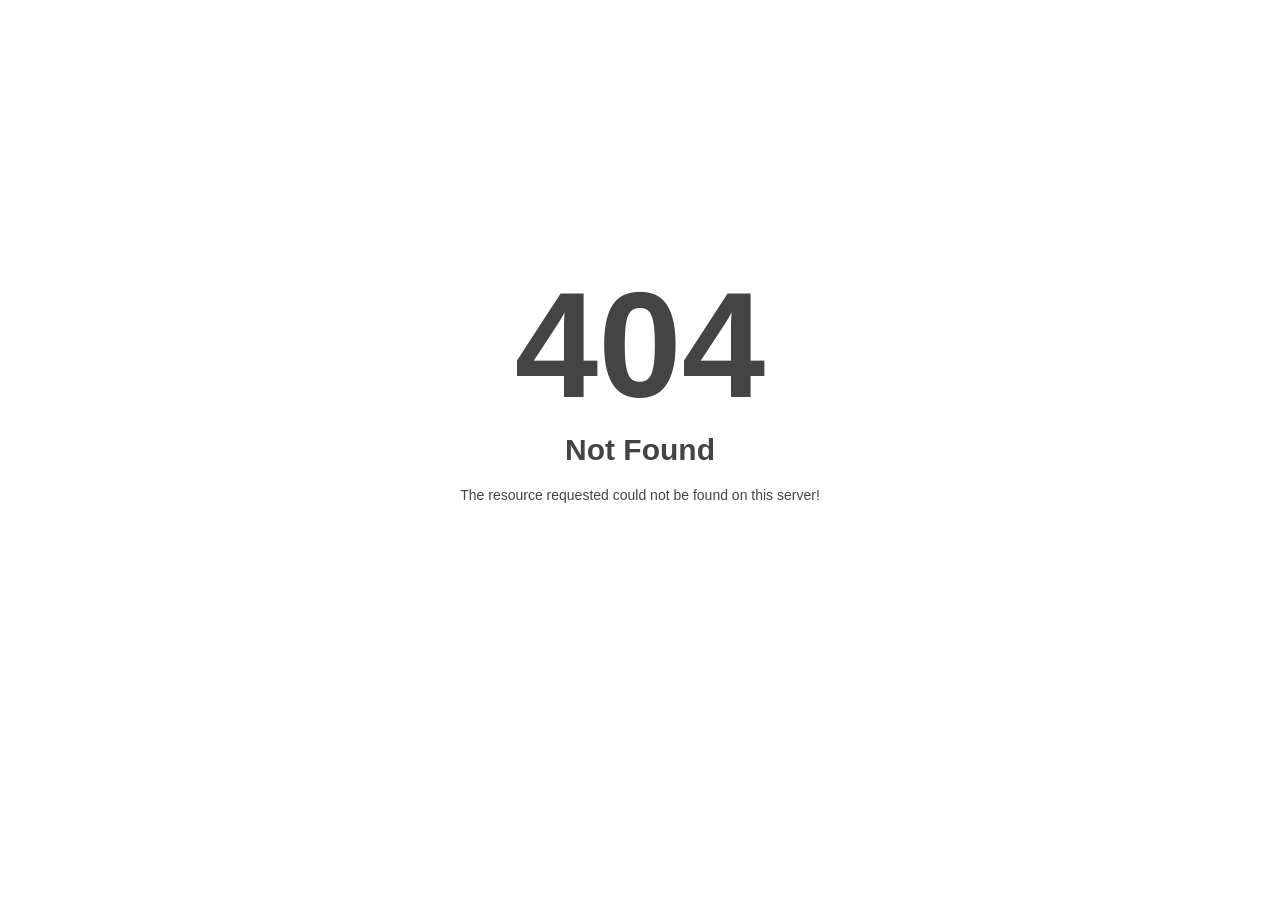
<file: assets/css/owl.video.play.html>
<!DOCTYPE html>
<html style="height:100%">
<head>
<meta name="viewport" content="width=device-width, initial-scale=1, shrink-to-fit=no" />
<title> 404 Not Found
</title><style>@media (prefers-color-scheme:dark){body{background-color:#000!important}}</style></head>
<body style="color: #444; margin:0;font: normal 14px/20px Arial, Helvetica, sans-serif; height:100%; background-color: #fff;">
<div style="height:auto; min-height:100%; ">     <div style="text-align: center; width:800px; margin-left: -400px; position:absolute; top: 30%; left:50%;">
        <h1 style="margin:0; font-size:150px; line-height:150px; font-weight:bold;">404</h1>
<h2 style="margin-top:20px;font-size: 30px;">Not Found
</h2>
<p>The resource requested could not be found on this server!</p>
</div></div></body></html>
</file>
<file: assets/css/style.css>
/* Merit Medical Business */

/*** 

====================================================================
	Attachment Css Files
====================================================================

***/

@import url('global.css');
@import url('rtl.css');
@import url('header.css');
@import url('footer.css');
@import url('font-awesome.css');
@import url('flaticon.css');
@import url('animate.css');
@import url('owl.css');
@import url('swiper.css');
@import url('preloader.css');
@import url('jquery-ui.css');
@import url('custom-animate.css');
@import url('magnific-popup.css');
@import url('odometer-theme-default.css');
@import url('jquery.bootstrap-touchspin.css');

/*** 

====================================================================
	Main Slider Section
====================================================================

***/

.slider-one{
	position:relative;
	overflow:hidden;
}

.slider-one_slide{
	position:relative;
	overflow:hidden;
	background-size:cover;
	padding:170px 0px 170px;
}

.slider-one_slide:before{
	position:absolute;
	content:'';
	left:0px;
	top:0px;
	width:80%;
	bottom:0px;
	background: var(--color-five);
	background: linear-gradient(to right, var(--color-five) 1%, rgba(var(--white-color-rgb), 0) 100%);
}

.slider-one.style-two{
	text-align:center;
}

.slider-one.style-two .slider-one_list li{
	text-align:left;
}

.slider-one.style-two .slider-one_slide:before{
	right:-1px;
	left:auto;
	background: linear-gradient(to left, var(--color-five) 1%, rgba(var(--white-color-rgb), 0) 100%);
}

.slider-one_content{
	position:relative;
	max-width:620px;
}

.slider-one_content-inner{
	position:relative;
}

.slider-one_title{
	opacity: 0;
	font-weight:800;
	transform: scaleY(0);
	transform-origin: top;
	font-size:var(--font-24);
	color:var(--color-three);
	-webkit-transition: all 1000ms ease;
	-moz-transition: all 100ms ease;
	-ms-transition: all 1000ms ease;
	-o-transition: all 1000ms ease;
	transition: all 1000ms ease;
	text-transform:capitalize;
	margin-bottom:var(--margin-bottom-20);
}

.slider-one .active .slider-one_title{
	opacity: 1;
	transform: scaleY(1);
	-webkit-transition-delay: 300ms;
	-moz-transition-delay: 300ms;
	-ms-transition-delay: 300ms;
	-o-transition-delay: 300ms;
	transition-delay: 300ms;
}

.slider-one_heading{
	opacity: 0;
	letter-spacing:-2px;
	transform: scaleY(0);
	transform-origin: top;
	color:var(--color-two);
	-webkit-transition: all 1000ms ease;
	-moz-transition: all 100ms ease;
	-ms-transition: all 1000ms ease;
	-o-transition: all 1000ms ease;
	transition: all 1000ms ease;
	margin-bottom:var(--margin-bottom-30);
}

.slider-one_heading span{
	color:var(--color-four);
}

.slider-one .active .slider-one_heading{
	opacity: 1;
	transform: scaleY(1);
	-webkit-transition-delay: 600ms;
	-moz-transition-delay: 600ms;
	-ms-transition-delay: 600ms;
	-o-transition-delay: 600ms;
	transition-delay: 600ms;
}

.slider-one_list{
	opacity: 0;
	transform: scaleY(0);
	transform-origin: top;
	margin-bottom: var(--margin-bottom-40);
	-webkit-transition: all 1000ms ease;
	-moz-transition: all 100ms ease;
	-ms-transition: all 1000ms ease;
	-o-transition: all 1000ms ease;
	transition: all 1000ms ease;
}

.slider-one .active .slider-one_list{
	opacity: 1;
	transform: scaleY(1);
	-webkit-transition-delay: 900ms;
	-moz-transition-delay: 900ms;
	-ms-transition-delay: 900ms;
	-o-transition-delay: 900ms;
	transition-delay: 900ms;
}

.slider-one_list li:before{
	position:absolute;
	content:'\f058';
	left:0px;
	font-family: 'Font Awesome 6 Free';
}

.slider-one_list li{
	position:relative;
	font-weight:500;
	font-size:var(--font-18);
	color:var(--main-color);
	padding-left:var(--padding-left-30);
	margin-bottom:var(--margin-bottom-15);
}

.slider-one .slider-one_buttons{
	opacity:0;
	transform: scaleY(0);
	transform-origin: top;
	display:inline-block;
	-webkit-transition: all 100ms ease;
	-moz-transition: all 900ms ease;
	-ms-transition: all 900ms ease;
	-o-transition: all 900ms ease;
	transition: all 900ms ease;
}

.slider-one .slider-one_buttons .theme-btn{
	margin-right:var(--margin-right-15);
}

.slider-one .active .slider-one_buttons{
	opacity: 1;
	transform: scaleY(1);
	transition-delay:1200ms;
}

.slider-one .owl-dots{
	display:none;
}

.slider-one:hover .owl-nav{
	opacity:1;
}

.slider-one .owl-nav{
	position:absolute;
	left:30px;
	top:50%;
	right:30px;
	opacity:0;
	margin-top:-30px;
	transition:all 0.3s ease;
	-moz-transition:all 0.3s ease;
	-webkit-transition:all 0.3s ease;
	-ms-transition:all 0.3s ease;
	-o-transition:all 0.3s ease;
}

.slider-one .owl-nav .owl-prev{
	position:absolute;
	left:0px;
	color:var(--color-four);
	font-size:var(--font-28);
	transition:all 500ms ease;
	-moz-transition:all 500ms ease;
	-webkit-transition:all 500ms ease;
	-ms-transition:all 500ms ease;
	-o-transition:all 500ms ease;
	padding-left:var(--padding-left-15);
	border-left:3px solid var(--color-four);
}

.slider-one .owl-nav .owl-next{
	position:absolute;
	right:0px;
	color:var(--color-four);
	font-size:var(--font-28);
	transition:all 500ms ease;
	-moz-transition:all 500ms ease;
	-webkit-transition:all 500ms ease;
	-ms-transition:all 500ms ease;
	-o-transition:all 500ms ease;
	padding-right:var(--padding-right-15);
	border-right:3px solid var(--color-four);
}

.slider-one .owl-nav .owl-prev:hover,
.slider-one .owl-nav .owl-next:hover{
	color:var(--main-color);
	border-color:var(--main-color);
}

/*** 

====================================================================
	About One
====================================================================

***/

.about-one{
	position:relative;
	padding:110px 0px 90px;
}

.about-one_pattern{
	position:absolute;
	left:0px;
	top:0px;
	bottom:0px;
	width:100%;
	background-position:left center;
	background-repeat:no-repeat;
}

.about-one_image-column{
	position:relative;
}

.about-one_image-inner-column{
	position:relative;
	margin-left:-120px;
	padding-bottom:var(--padding-bottom-70);
}

.about-one_image{
	position:relative;
	display:inline-block;
}

.about-one_image-two{
	position:absolute;
	right:50px;
	bottom:0px;
}

.about-one_icon{
	position:absolute;
	right:135px;
	top:32%;
	z-index:1;
	border-radius:100px;
	display:inline-block;
	background-color:var(--white-color);
}

.about-one_icon:before{
	position:absolute;
	content:'';
	left:0px;
	top:0px;
	right:0px;
	bottom:0px;
	border-radius:100px;
	border:1px dashed var(--main-color);
}

.about-one_content-column{
	position:relative;
}

.about-one_content-inner-column{
	position:relative;
	padding-top:var(--padding-top-35);
}

.about-one .sec-title{
	margin-bottom:var(--margin-bottom-25);
}

.about-one_bold{
	position:relative;
	font-weight:800;
	color:var(--main-color);
	font-size:var(--font-30);
	margin-bottom:var(--margin-bottom-25);
}

.about-one_text{
	position:relative;
	line-height:28px;
	font-size:var(--font-16);
	color:var(--color-three);
	margin-top:var(--margin-top-10);
	margin-bottom:var(--margin-bottom-20);
}

.about-one_list{
	position:relative;
}

.about-one_list li{
	position:relative;
	font-weight:700;
	font-size:var(--font-14);
	padding-left:var(--padding-left-25);
	margin-bottom:var(--margin-bottom-15);
}

.about-one_list li:before{
	position:absolute;
	content:'\f058';
	left:0px;
	top:0px;
	color:var(--color-four);
	font-family: 'Font Awesome 6 Free';
}

.about-one_button{
	position:relative;
	margin-top:20px;
}

/*** 

====================================================================
	Services One
====================================================================

***/

.services-one{
	position:relative;
	overflow:hidden;
	padding:110px 0px 80px;
	background-color:var(--color-five);
}

.services-one.style-two{
	padding-top:320px;
	margin-top:-190px;
}

.services-one_pattern{
	position:absolute;
	left:0px;
	top:0px;
	width:383px;
	height:808px;
}

.services-one_pattern-two{
	position:absolute;
	right:0px;
	top:0px;
	width:446px;
	height:885px;
}

.services-one .owl-dots,
.services-one .owl-nav{
	display:none;
}

.service-block{
	position:relative;
	margin-bottom:var(--margin-bottom-30);
}

.service-block_inner{
	position:relative;
	padding:30px 35px;
	background-color:var(--white-color);
}

.service-block_inner:before{
	position:absolute;
	content:'';
	left:0px;
	top:0px;
	width:4px;
	bottom:0px;
	transition:all 500ms ease;
	-moz-transition:all 500ms ease;
	-webkit-transition:all 500ms ease;
	-ms-transition:all 500ms ease;
	-o-transition:all 500ms ease;
	background-color:var(--color-four);
}

.service-block_inner:hover::before{
	width:100%;
	background-color:var(--main-color);
}

.service-one_smog-layer{
	position:absolute;
	left:0px;
	top:0px;
	right:0px;
	bottom:0px;
	background-position:center center;
	background-repeat:no-repeat;
}

.service-block_icon{
	position:relative;
	line-height:1em;
	display:inline-block;
	color:var(--main-color);
	font-family: "Flaticon";
	font-size:var(--font-60);
	margin-bottom:var(--margin-bottom-25);
}

.service-block_inner:hover .service-block_icon{
	color:var(--white-color);
}

.service-block_heading{
	position:relative;
	font-weight:600;
}

.service-block_heading a{
	position:relative;
	color:var(--color-two);
	transition:all 500ms ease;
	-moz-transition:all 500ms ease;
	-webkit-transition:all 500ms ease;
	-ms-transition:all 500ms ease;
	-o-transition:all 500ms ease;
}

.service-block_inner:hover .service-block_heading a{
	color:var(--white-color);
}

.service-block_inner:hover .service-block_text{
	color:var(--white-color);
}

.service-block_text{
	position:relative;
	line-height:30px;
	font-size:var(--font-16);
	color:var(--color-three);
	margin-top:var(--margin-top-15);
	transition:all 500ms ease;
	-moz-transition:all 500ms ease;
	-webkit-transition:all 500ms ease;
	-ms-transition:all 500ms ease;
	-o-transition:all 500ms ease;
}

.service-block-more{
	position:relative;
	font-weight:700;
	display:inline-block;
	font-size:var(--font-16);
	color:var(--color-four);
	text-transform:uppercase;
	margin-top:var(--margin-top-20);
	padding-right:var(--padding-right-20);
	transition:all 500ms ease;
	-moz-transition:all 500ms ease;
	-webkit-transition:all 500ms ease;
	-ms-transition:all 500ms ease;
	-o-transition:all 500ms ease;
}

.service-block-more:before{
	position:absolute;
	content:'\f101';
	right:0px;
	top:0px;
	font-size:var(--font-12);
	font-family: 'Font Awesome 6 Free';
}

.service-block_inner:hover .service-block-more{
	color:var(--white-color);
}

/*** 

====================================================================
	Modern One
====================================================================

***/

.modern-one{
	position:relative;
	padding:110px 0px 80px;
}

.modern-one_content-column{
	position:relative;
}

.modern-one_content-inner{
	position:relative;
}

.modern-one_block{
	position:relative;
}

.modern-one_block-inner{
	position:relative;
	line-height:28px;
	font-size:var(--font-16);
	color:var(--color-three);
	padding-left:var(--padding-left-100);
}

.modern-one_icon{
	position:absolute;
	left:0px;
	top:5px;
	line-height:1em;
	color:var(--main-color);
	
	display:inline-block;
	font-family: "Flaticon";
	font-size:var(--font-80);
}

.modern-one_bold{
	position:relative;
	display:block;
	font-weight:700;
	color:var(--main-color);
	font-size:var(--font-24);
	margin-bottom:var(--margin-bottom-10);
}

.modern-one_button{
	position:relative;
	margin-top:var(--margin-top-40);
}

.modern-one_image-column{
	position:relative;
}

.modern-one_image-inner{
	position:relative;
}

.modern-one_image{
	position:relative;
}

.modern-one_image img{
	position:relative;
	width:100%;
	display:block;
}

.modern-one .counter-one{
	position:absolute;
	left:-300px;
	bottom:50px;
	right:50px;
	padding:35px 50px 0px;
	background-position:left bottom;
	background-repeat:no-repeat;
}

.counter-one{
	position:relative;
	background-color:var(--main-color);
}

.counter-one_block{
	position:relative;
	margin-bottom:var(--margin-bottom-30);
}

.counter-one_inner{
	position:relative;
	padding-left:var(--padding-left-50);
}

.counter-one_icon{
	position:absolute;
	left:0px;
	top:2px;
	line-height:1em;
	color:var(--white-color);
	
	display:inline-block;
	font-family: "Flaticon";
	font-size:var(--font-40);
}

.counter-one_counter{
	position:relative;
	line-height:1em;
	font-weight:700;
	color:var(--white-color);
	font-size:var(--font-40);
}

.counter-one_text{
	position:relative;
	margin-left:-50px;
	color:var(--white-color);
	font-size:var(--font-18);
	margin-top:var(--margin-top-10);
}

/*** 

====================================================================
	Department One
====================================================================

***/

.department-one{
	position:relative;
	padding:110px 0px 110px;
}

.department-one .owl-nav{
	display:none;
}

.department-one .owl-dots{
	position:relative;
	text-align:center;
	margin-top:var(--margin-top-15);
}

.department-one .owl-dots .owl-dot{
	position:relative;
	width:35px;
	height:4px;
	margin:0px 5px;
	display:inline-block;
	-webkit-transition: all 300ms ease;
	-moz-transition: all 300ms ease;
	-ms-transition: all 300ms ease;
	-o-transition: all 300ms ease;
	transition: all 300ms ease;
	background-color:var(--color-seven);
}

.department-one .owl-dots .owl-dot.active,
.department-one .owl-dots .owl-dot:hover{
	background-color:var(--color-four);
}

.department-one_image{
	position:absolute;
	left:0px;
	top:0px;
	right:0px;
	bottom:0px;
	background-size:cover;
}

.department-one_image:before{
	position:absolute;
	content:'';
	left:0px;
	top:0px;
	right:0px;
	bottom:0px;
	opacity:0.90;
	background-color:var(--main-color);
}

.department-one_block{
	position:relative;
	margin-bottom:var(--margin-bottom-30);
}

.department-one_block-inner{
	position:relative;
}

.department-one_block-image{
	position:relative;
}

.department-one_block-image img{
	position:relative;
	width:100%;
	display:block;
}

.department-one_block-content{
	position:relative;
	padding:0px 30px 30px;
	background-color:var(--white-color);
}

.department-one_block-icon{
	position:relative;
	width:62px;
	height:62px;
	margin-top:-35px;
	line-height:62px;
	text-align:center;
	display:inline-block;
	font-size:var(--font-40);
	color:var(--white-color);
	-webkit-transition: all 300ms ease;
	-moz-transition: all 300ms ease;
	-ms-transition: all 300ms ease;
	-o-transition: all 300ms ease;
	transition: all 300ms ease;
	font-family: "Flaticon";
	font-size:var(--font-34);
	background-color:var(--main-color);
}

.department-one_block-inner:hover .department-one_block-icon{
	background-color:var(--color-four);
}

.department-one_block-icon:after{
	position:absolute;
	content:'';
	left:-8px;
	top:-8px;
	right:-8px;
	bottom:-8px;
	opacity:0.20;
	border:8px solid var(--main-color);
}

.department-one_block-heading{
	position:relative;
	font-weight:700;
	margin-top:var(--margin-top-25);
}

.department-one_block-heading a{
	position:relative;
	color:var(--color-two);
}

.department-one_block-heading a:hover{
	color:var(--color-four);
}

.department-one_block-text{
	position:relative;
	line-height:28px;
	font-size:var(--font-14);
	color:var(--color-three);
	margin-top:var(--margin-top-10);
}

.department-one_block-more{
	position:relative;
	font-weight:700;
	letter-spacing:1px;
	display:inline-block;
	color:var(--color-four);
	text-transform:uppercase;
	margin-top:var(--margin-top-15);
	padding-right:var(--padding-right-20);
}

.department-one_block-more:before{
	position:absolute;
	content:'\f101';
	right:0px;
	top:0px;
	font-size:var(--font-12);
	font-family: 'Font Awesome 6 Free';
}

.department-one_block-inner:hover ..department-one_block-more{
	color:var(--white-color);
}

/*** 

====================================================================
	Team One
====================================================================

***/

.team-one{
	position:relative;
	padding:110px 0px 80px;
}

.team-one_pattern{
	position:absolute;
	left:15px;
	bottom:0px;
	width:438px;
	height:512px;
	background-repeat:no-repeat;
}

.team-one_content-column{
	position:relative;
	margin-bottom:var(--margin-bottom-25);
}

.team-one_content-inner{
	position:relative;
}

.team-one .sec-title{
	margin-bottom:var(--margin-bottom-25);
}

.team-one_text{
	position:relative;
	line-height:32px;
	font-size:var(--font-16);
	color:var(--color-three);
	margin-bottom:var(--margin-bottom-15);
}

.team-one_buttons{
	position:relative;
	margin-top:var(--margin-top-30);
}

.team-one_buttons a{
	position:relative;
	margin-right:var(--margin-right-20);
}

.team-one_telescope{
	position:relative;
	text-align:right;
	margin-top:var(--margin-top-30);
}

/* Team Block */

.team-block_one{
	position:relative;
	margin-bottom:var(--margin-bottom-30);
}

.team-block_one-inner{
	position:relative;
}

.team-block_one-image{
	position:relative;
	overflow:hidden;
}

.team-block_one-image img{
	position:relative;
	width:100%;
	display:block;
	-webkit-transition:all 500ms ease;
	-moz-transition:all 500ms ease;
	-ms-transition:all 500ms ease;
	-o-transition:all 500ms ease;
	transition:all 500ms ease;
}

.team-block_one-inner:hover .team-block_one-image img{
	filter: grayscale(100%);
	transform:scale(1.05,1.05);
}

.team-block_one-social{
	position:absolute;
	right:20px;
	top:20px;
	z-index:2;
	bottom:20px;
	overflow:hidden;
	border-radius:50px;
}

.team-block_one-share{
	position:relative;
	width:40px;
	height:40px;
	z-index:2;
	line-height:40px;
	border-radius:50%;
	text-align:center;
	display:inline-block;
	font-size:var(--font-16);
	color:var(--white-color);
	font-family: "Flaticon";
	background-color:var(--color-four);
	-webkit-transition:all 500ms ease;
	-moz-transition:all 500ms ease;
	-ms-transition:all 500ms ease;
	-o-transition:all 500ms ease;
	transition:all 500ms ease;
}

.team-block_one-inner:hover .team-block_one-share{
	transform:rotate(45deg);
}

.team-block_one-social-list{
	position:absolute;
	left:0px;
	top:-100%;
	width:40px;
	-webkit-transition:all 500ms ease;
	-moz-transition:all 500ms ease;
	-ms-transition:all 500ms ease;
	-o-transition:all 500ms ease;
	transition:all 500ms ease;
}

.team-block_one-inner:hover .team-block_one-social-list{
	top:50px;
}

.team-block_one-social-list a{
	position:relative;
	width:40px;
	height:40px;
	text-align:center;
	line-height:40px;
	border-radius:50px;
	display:inline-block;
	font-size:var(--font-16);
	color:var(--black-color);
	background-color:var(--white-color);
	margin-bottom:var(--margin-bottom-10);
}

.team-block_one-social-list a.youtube{
	color:#ff0000;
}

.team-block_one-social-list a.twitter{
	color:#1da1f2;
}

.team-block_one-social-list a.facebook{
	color:#4267b2;
}

.team-block_one-social-list a.instagram{
	color:#e73a67;
}

.team-block_one-overlay{
	position:absolute;
	left:30px;
	right:25px;
	z-index:1;
	bottom:10px;
	text-align:right;
	padding:18px 15px 15px;
	-webkit-transition:all 500ms ease;
	-moz-transition:all 500ms ease;
	-ms-transition:all 500ms ease;
	-o-transition:all 500ms ease;
	transition:all 500ms ease;
}

.team-block_one-gradient{
	position:absolute;
	top:0px;
	left:0px;
	right:0px;
	bottom:0px;
	z-index:1;
	border-radius:5px;
	-webkit-transition:all 500ms ease;
	-moz-transition:all 500ms ease;
	-ms-transition:all 500ms ease;
	-o-transition:all 500ms ease;
	transition:all 500ms ease;
	
	background: var(--color-five);
	background: linear-gradient(to top, var(--color-five) 0%, rgba(var(--white-color-rgb), 0) 100%);
}

.team-block_one-category{
	position:relative;
	font-weight:700;
	font-size:var(--font-14);
	text-transform:capitalize;
	color:var(--color-three);
	-webkit-transition:all 500ms ease;
	-moz-transition:all 500ms ease;
	-ms-transition:all 500ms ease;
	-o-transition:all 500ms ease;
	transition:all 500ms ease;
	margin-top:var(--margin-top-5);
}

.team-block_one-title{
	font-weight:700;
	font-size:var(--font-22);
	color:var(--main-color);
}

.team-block_one-title a{
	color:var(--color-fourtyfive);
	-webkit-transition:all 500ms ease;
	-moz-transition:all 500ms ease;
	-ms-transition:all 500ms ease;
	-o-transition:all 500ms ease;
	transition:all 500ms ease;
}

.team-one_teams-column .team-block_one:nth-child(1){
	transform:translateX(30px);
}

.team-one_teams-column .team-block_one:nth-child(2){
	transform:translateX(30px) translateY(-30px);
}

.team-one_teams-column .team-block_one:nth-child(4){
	transform:translateY(-30px);
}

.team-block_one.style-two .team-block_one-share{
	background-color: var(--main-color);
}

.team-block_one.style-two .team-block_one-gradient{
	top: 40%;
	background: var(--color-fifteen);
    background: linear-gradient(to top, var(--color-fifteen) 0%, rgba(var(--white-color-rgb), 0) 100%);
}

.team-block_one.style-two .team-block_one-category,
.team-block_one.style-two .team-block_one-title a{
	color: var(--white-color);
}

/*** 

====================================================================
	Testimonial One
====================================================================

***/

.testimonial-one{
	position:relative;
	padding:110px 0px 80px;
	background-color:var(--color-five);
}

.testimonial-one_pattern{
	position:absolute;
	left:0px;
	top:0px;
	right:0px;
	bottom:0px;
	background-position:center center;
	background-repeat:repeat-x;
}

.testimonial-one .sec-title{
	margin-bottom:var(--margin-bottom-25);
}

.testimonial-one .owl-dots{
	display:none;
}

.testimonial-one .owl-nav{
	position:absolute;
	right:15px;
	top:-70px;
	transition:all 0.3s ease;
	-moz-transition:all 0.3s ease;
	-webkit-transition:all 0.3s ease;
	-ms-transition:all 0.3s ease;
	-o-transition:all 0.3s ease;
}

.testimonial-one .owl-nav .owl-prev{
	position:relative;
	display:inline-block;
	color:var(--color-four);
	font-size:var(--font-28);
	transition:all 500ms ease;
	-moz-transition:all 500ms ease;
	-webkit-transition:all 500ms ease;
	-ms-transition:all 500ms ease;
	-o-transition:all 500ms ease;
	padding-right:var(--padding-left-15);
	border-right:3px solid var(--color-four);
}

.testimonial-one .owl-nav .owl-next{
	position:relative;
	display:inline-block;
	color:var(--color-four);
	font-size:var(--font-28);
	transition:all 500ms ease;
	-moz-transition:all 500ms ease;
	-webkit-transition:all 500ms ease;
	-ms-transition:all 500ms ease;
	-o-transition:all 500ms ease;
	padding-left:var(--padding-right-15);
}

.testimonial-one .owl-nav .owl-prev:hover,
.testimonial-one .owl-nav .owl-next:hover{
	color:var(--main-color);
	border-color:var(--main-color);
}

.testimonial-one .owl-carousel .owl-stage-outer{
	position:static;
	padding:20px 0px;
}

.testimonial-one .owl-theme .testimonial-block_one{
	margin:0px 15px;
}

.testimonial-one .owl-carousel{
	margin:0px -15px;
	width:auto;
}

.testimonial-block_one{
	position:relative;
	margin-bottom:var(--margin-bottom-30);
}

.testimonial-block_one-inner{
	position:relative;
	padding:35px 35px;
	background-color:var(--white-color);
	box-shadow:0px 0px 15px rgba(0,0,0,0.07);
}

.testimonial-block_one-inner:before{
	position:absolute;
	content:'';
	right:0px;
	top:60px;
	width:2px;
	bottom:0px;
	border-right:2px dashed var(--color-four);
}

.testimonial-block_one-inner:after{
	position:absolute;
	content:'';
	left:60px;
	height:2px;
	right:0px;
	bottom:0px;
	border-bottom:2px dashed var(--color-four);
}

.testimonial-block_one-author{
	position:relative;
	display:inline-block;
}

.testimonial-block_one-author img{
	position:relative;
	width:150px;
	height:150px;
	overflow:hidden;
	border-radius:50%;
}

.testimonial-block_one-quote{
	position:absolute;
	right:0px;
	top:50%;
	width:70px;
	height:70px;
	line-height:68px;
	text-align:center;
	border-radius:50px;
	display:inline-block;
	font-size:var(--font-36);
	color:var(--white-color);
	background-color:var(--main-color);
}

.testimonial-block_one-content{
	position:relative;
	text-align:right;
	margin-top:-50px;
}

.testimonial-block_one-rating{
	position:relative;
	color:var(--color-six);
}

.testimonial-block_one-designation{
	position:relative;
	font-weight:700;
	font-size:var(--font-16);
	color:var(--color-three);
	margin-top:var(--margin-top-10);
}

.testimonial-block_one-heading{
	position:relative;
	font-weight:700;
	font-size:var(--font-30);
	color:var(--black-color);
	margin-top:var(--margin-top-5);
}

.testimonial-block_one-text{
	position:relative;
	line-height:30px;
	color:var(--color-three);
	font-size:var(--font-16);
	margin-top:var(--margin-top-20);
}

.testimonial-block.style-two .inner-box{
	background-color: #f8d7ff;
}

.testimonial-block.style-two .inner-box .quote{
	color: var(--main-color);
}

.testimonial-section.style-two .owl-nav .owl-prev:hover,
.testimonial-section.style-two .owl-nav .owl-next:hover{
	background-color: var(--main-color);
}

.testimonial-section.style-three{
	padding-top: 100px;
}

/*** 

====================================================================
	News One
====================================================================

***/

.news-one{
	position:relative;
	padding:110px 0px 80px;
}

.news-block_one{
	position:relative;
	margin-bottom:var(--margin-bottom-30);
}

.news-block_one-inner{
	position:relative;
}

.news-block_one-image{
	position:relative;
}

.news-block_one-image img{
	position:relative;
	width:100%;
	display:block;
}

.news-block_one-content{
	position:relative;
	padding:35px 30px;
	background-color:var(--color-five);
}

.news-block_one-date{
	position:relative;
	font-weight:700;
	min-height:40px;
	padding-top:8px;
	display:inline-block;
	font-size:var(--font-14);
	text-transform:capitalize;
	border-radius:0px 50px 50px 0px;
	padding-left:var(--padding-left-50);
	background-color:var(--white-color);
	padding-right:var(--padding-right-20);
}

.news-block_one-date span{
	position:absolute;
	left:0px;
	top:0px;
	width:40px;
	height:40px;
	line-height:40px;
	text-align:center;
	display:inline-block;
	font-size:var(--font-18);
	color:var(--white-color);
	background-color:var(--main-color);
}

.news-block_one-meta{
	position:relative;
	margin-top:var(--margin-top-20);
}

.news-block_one-meta li{
	position:relative;
	display:inline-block;
	font-size:var(--font-14);
	text-transform:capitalize;
	padding-left:var(--padding-left-25);
	margin-right:var(--margin-right-15);
}

.news-block_one-meta li span{
	position:absolute;
	left:0px;
	top:5px;
	font-size:var(--font-12);
	color:var(--main-color);
}

.news-block_one-meta li:last-child{
	margin-right:0px;
}

.news-block_one-heading{
	position:relative;
	font-weight:700;
	margin-top:var(--margin-top-10);
}

.news-block_one-heading a{
	position:relative;
	color:var(--color-two);
}

.news-block_one-heading a:hover{
	color:var(--color-four);
}

.news-block_one-text{
	position:relative;
	line-height:30px;
	font-size:var(--font-16);
	color:var(--color-three);
	margin-top:var(--margin-top-10);
}

/*** 

====================================================================
	Newsletter Section
====================================================================

***/

.newsletter-one{
	position:relative;
	z-index:2;
}

.newsletter-one.style-two{
	margin-top:var(--margin-top-120);
}

.newsletter-one_inner-container{
	position:relative;
	padding:65px 70px;
	background-size:cover;
	background-position:center center;
	background-color:var(--white-color);
	box-shadow:0px 0px 15px rgba(0,0,0,0.10);
}

.newsletter-one_icon{
	position:absolute;
	left:50%;
	bottom:5px;
	display:inline-block;
	transform:translateX(-50%);
}

.newsletter-one_title-column{
	position:relative;
}

.newsletter-one_title{
	position:relative;
	line-height:40px;
	font-weight:800;
	color:var(--main-color);
}

.newsletter-one_form-column{
	position:relative;
}

/*Subscribe Form*/

.subscribe-form{
	position:relative;
}

.subscribe-form .form-group{
	position:relative;
	display:block;
	margin:0px;
	width:100%;
}

.subscribe-form .form-group input[type="text"],
.subscribe-form .form-group input[type="tel"],
.subscribe-form .form-group input[type="email"],
.subscribe-form .form-group textarea{
	position:relative;
	display:block;
	width:100%;
	line-height:28px;
	height:60px;
	font-size:14px;
	color:#222222;
	border-radius:0px;
	padding-right:170px;
	background:#ffffff;
	border:1px solid #cccccc;
	padding:10px 15px 10px 30px;
	-webkit-transition:all 300ms ease;
	-ms-transition:all 300ms ease;
	-o-transition:all 300ms ease;
	-moz-transition:all 300ms ease;
	transition:all 300ms ease;
}

.subscribe-form .form-group input[type="submit"],
.subscribe-form button{
	position:absolute;
	right:0px;
	top:0px;
	width:60px;
	height:60px;
	cursor:pointer;
	font-weight:700;
	font-size:var(--font-20);
	color:var(--white-color);
	background-color:var(--color-four);
}

.subscribe-form .form-group input[type="submit"]:hover,
.subscribe-form button:hover{
	
}

.subscribe-form.style-two .form-group input[type="submit"],
.subscribe-form.style-two button{
	background-color:var(--main-color);
}

/*** 

====================================================================
	Services Two
====================================================================

***/

.services-two{
	position:relative;
	padding:110px 0px 110px;
}

.services-two .owl-carousel .owl-stage-outer{
	position:static;
	padding:20px 0px;
}

.services-two .owl-theme .service-block_two{
	margin:0px 15px;
}

.services-two .owl-carousel{
	margin:0px -15px;
	width:auto;
}

.services-two .owl-nav{
	display:none;
}

.services-two .owl-dots{
	position:relative;
	text-align:center;
	margin-top:var(--margin-top-15);
}

.services-two .owl-dots .owl-dot{
	position:relative;
	width:35px;
	height:4px;
	opacity:0.10;
	margin:0px 5px;
	display:inline-block;
	-webkit-transition: all 300ms ease;
	-moz-transition: all 300ms ease;
	-ms-transition: all 300ms ease;
	-o-transition: all 300ms ease;
	transition: all 300ms ease;
	background-color:var(--black-color);
}

.services-two .owl-dots .owl-dot.active,
.services-two .owl-dots .owl-dot:hover{
	opacity:1;
	background-color:var(--color-four);
}

.service-block_two{
	position:relative;
	margin-bottom:var(--margin-bottom-30);
}

.service-block_two-inner{
	position:relative;
	padding:35px 35px;
	background-color:var(--color-five);
	box-shadow:0px 0px 15px rgba(0,0,0,0.04);
}

.service-block_two-inner:before{
	position:absolute;
	content:'';
	left:0px;
	top:0px;
	right:0px;
	bottom:0px;
	opacity:0;
	transform:scale(0.2,1);
	transition:all 500ms ease;
	-moz-transition:all 500ms ease;
	-webkit-transition:all 500ms ease;
	-ms-transition:all 500ms ease;
	-o-transition:all 500ms ease;
	background-color:var(--white-color);
}

.service-block_two-inner:hover::before{
	opacity:1;
	transform:scale(1,1);
}

.service-block-two_pattern{
	position:absolute;
	right:0px;
	top:0px;
	width:261px;
	height:180px;
	background-repeat:no-repeat;
	transition:all 500ms ease;
	-moz-transition:all 500ms ease;
	-webkit-transition:all 500ms ease;
	-ms-transition:all 500ms ease;
	-o-transition:all 500ms ease;
}

.service-block_two-inner:hover .service-block-two_pattern{
	opacity:0;
}

.service-block-two_pattern-two{
	position:absolute;
	right:20px;
	top:0px;
	opacity:0;
	width:172px;
	height:363px;
	background-repeat:no-repeat;
	transition:all 500ms ease;
	-moz-transition:all 500ms ease;
	-webkit-transition:all 500ms ease;
	-ms-transition:all 500ms ease;
	-o-transition:all 500ms ease;
}

.service-block_two-inner:hover .service-block-two_pattern-two{
	opacity:1;
}

.service-block_two-icon{
	position:relative;
	line-height:1em;
	display:inline-block;
	color:var(--main-color);
	font-family: "Flaticon";
	font-size:var(--font-60);
	margin-bottom:var(--margin-bottom-25);
}

.service-block_two-heading{
	position:relative;
	font-weight:600;
}

.service-block_two-heading a{
	position:relative;
	color:var(--color-two);
	transition:all 500ms ease;
	-moz-transition:all 500ms ease;
	-webkit-transition:all 500ms ease;
	-ms-transition:all 500ms ease;
	-o-transition:all 500ms ease;
}

.service-block_two-heading a:hover{
	color:var(--color-four);
}

.service-block_two-text{
	position:relative;
	line-height:30px;
	font-size:var(--font-16);
	color:var(--color-three);
	margin-top:var(--margin-top-15);
	transition:all 500ms ease;
	-moz-transition:all 500ms ease;
	-webkit-transition:all 500ms ease;
	-ms-transition:all 500ms ease;
	-o-transition:all 500ms ease;
}

.service-block_two-more{
	position:relative;
	font-weight:700;
	display:inline-block;
	font-size:var(--font-16);
	color:var(--color-four);
	text-transform:uppercase;
	margin-top:var(--margin-top-20);
	padding-right:var(--padding-right-20);
	transition:all 500ms ease;
	-moz-transition:all 500ms ease;
	-webkit-transition:all 500ms ease;
	-ms-transition:all 500ms ease;
	-o-transition:all 500ms ease;
}

.service-block_two-more:before{
	position:absolute;
	content:'\f101';
	right:0px;
	top:0px;
	font-size:var(--font-12);
	font-family: 'Font Awesome 6 Free';
}

/*** 

====================================================================
	About Two
====================================================================

***/

.about-two{
	position:relative;
	overflow:hidden;
	padding:0px 0px 80px;
}

.about-two.style-two{
	padding-top:var(--padding-top-110);
}

.about-two_pattern{
	position:absolute;
	left:0px;
	top:0px;
	width:584px;
	height:989px;
}

.about-two_content-column{
	position:relative;
}

.about-two_content-inner{
	position:relative;
	padding-top:var(--padding-top-80);
}

.about-two .sec-title{
	margin-bottom:var(--margin-bottom-25);
}

.about-two_text{
	position:relative;
	line-height:30px;
	font-size:var(--font-16);
	color:var(--color-three);
	margin-bottom:var(--margin-bottom-20);
}

.about-two_feature{
	position:relative;
	line-height:32px;
	color:var(--color-three);
	font-size:var(--font-16);
	margin-bottom:var(--margin-bottom-35);
}

.about-two_feature-inner{
	position:relative;
	min-height:68px;
	padding-left:var(--padding-left-85);
}

.about-two_feature-icon{
	position:absolute;
	left:0px;
	top:0px;
	line-height:1em;
	color:var(--color-four);
	font-family: "Flaticon";
	font-size:var(--font-60);
}

.about-two_feature strong{
	position:relative;
	display:block;
	font-weight:700;
	line-height:34px;
	color:var(--color-two);
	font-size:var(--font-24);
	margin-bottom:var(--margin-bottom-15);
}

.about-two_signature{
	position:relative;
	margin-left:var(--margin-left-15);
}

.about-two_author{
	position:relative;
	font-weight:700;
	font-size:var(--font-18);
	color:var(--main-color);
	margin-left:var(--margin-left-15);
}

.about-two_author span{
	position:relative;
	font-weight:400;
	display:block;
	font-size:var(--font-16);
	color:var(--color-three);
	margin-top:var(--margin-top-10);
}

.about-two_images-column{
	position:relative;
	margin-bottom:var(--margin-bottom-30);
}

.about-two_video{
	position:relative;
	z-index:1;
	display:inline-block;
}

.about-two_video img{
	position:relative;
	max-width:inherit;
	display:block;
	width:auto;
}

.about-two_video-box{
	position:absolute;
	left:50%;
	top:50%;
	z-index:1;
	width:120px;
	height:120px;
	border-radius:50%;
	text-align:center;
	line-height:120px;
	color:var(--main-color);
	font-size:var(--font-30);
	transform:translateX(-50%) translateY(-50%);
	background-color:rgba(var(--white-color-rgb), 0.80);
}

.about-two_video-box:after{
	position:absolute;
	content:'';
	left:0px;
	top:0px;
	right:0px;
	bottom:0px;
	border-radius:50%;
	border:1px dashed var(--main-color);
}

.about-two_image{
	position:relative;
	margin-top:-130px;
	margin-left:var(--margin-left-120);
}

.about-two_image img{
	position:relative;
	max-width:inherit;
	width:auto;
}

.about-two_tag{
	position:absolute;
	left:70px;
	z-index:2;
	bottom:40px;
	width:140px;
	height:140px;
}

.about-two_tag:before{
	position:absolute;
	content:'';
	left:0px;
	top:0px;
	right:0px;
	bottom:0px;
	z-index:-1;
	background:url(../images/icons/tag.png);
}

/*** 

====================================================================
	CTA One
====================================================================

***/

.cta-one{
	position:relative;
	z-index:10;
}

.cta-one_pattern{
}

.cta-one_inner-container{
	position:relative;
	padding:100px 70px 100px 0px;
}

.cta-one_inner-container:before{
	position:absolute;
	content:'';
	right:0px;
	top:0px;
	bottom:0px;
	width:400%;
	background:var(--main-color) url(../images/background/pattern-12.png) repeat-x;
}

.cta-one_icon{
	position:relative;
	line-height:1em;
	font-weight:normal;
	font-family: "Flaticon";
	font-size:var(--font-150);
	color:var(--white-color);
}

.cta-one_title{
	position:relative;
	font-weight:700;
	letter-spacing:1px;
	font-size:var(--font-16);
	color:var(--white-color);
	text-transform:uppercase;
}

.cta-one_heading{
	position:relative;
	font-weight:700;
	letter-spacing:1px;
	line-height:58px;
	color:var(--white-color);
	margin-top:var(--margin-top-25);
}

/*** 

====================================================================
	Specialist One
====================================================================

***/

.specialist-one{
	position:relative;
	margin-top:-180px;
	padding:280px 0px 80px;
	background-color:var(--color-five);
}

.specialist-one_pattern{
	position:absolute;
	left:0px;
	top:0px;
	right:0px;
	bottom:0px;
	background-position:left top;
	background-repeat:no-repeat;
}

/* About Tabs */

.specialist-tabs{
	position:relative;
}

.specialist-tabs .tab-btns{
	position:relative;
	text-align:center;
}

.specialist-tabs .tab-btns .tab-btn{
	position:relative;
	line-height:24px;
	max-width:170px;
	width:100%;
	cursor:pointer;
	font-weight:700;
	text-align:center;
	display:inline-block;
	padding:30px 10px 30px;
	transition:all 500ms ease;
	color:var(--color-fifteen);
	text-transform:capitalize;
	font-size:var(--font-16);
	margin:0px 10px;
	background-color:var(--white-color);
}

.specialist-tabs .tab-btns .tab-btn .icon{
	position:relative;
	display:block;
	line-height:1em;
	font-weight:normal;
	color:var(--main-color);
	text-transform:capitalize;
	font-size:var(--font-50);
	font-family: "Flaticon";
	margin-bottom:var(--margin-bottom-20);
}

.specialist-tabs .tab-btns .tab-btn:hover,
.specialist-tabs .tab-btns .tab-btn.active-btn{
	color:var(--white-color);
	background-color:var(--color-four);
}

.specialist-tabs .tab-btns .tab-btn:hover .icon,
.specialist-tabs .tab-btns .tab-btn.active-btn .icon{
	color:var(--white-color);
}

.specialist-tabs .tab-btns .tab-btn:before{
	position:absolute;
	content:'';
	left:0px;
	bottom:0px;
	right:0px;
	height:5px;
	opacity:0;
	transform:scale(0.4,1);
	transition:all 500ms ease;
	-moz-transition:all 500ms ease;
	-webkit-transition:all 500ms ease;
	-ms-transition:all 500ms ease;
	-o-transition:all 500ms ease;
	background-color:var(--main-color);
}

.specialist-tabs .tab-btns .tab-btn:hover::before,
.specialist-tabs .tab-btns .tab-btn.active-btn::before{
	opacity:1;
	transform:scale(1,1);
}

.specialist-tabs .tabs-content{
	position:relative;
	padding:60px 0px 0px;
}

.specialist-tabs .tabs-content .tab{
	position:relative;
	display:none;
	border-top:0px;
}

.specialist-tabs .tabs-content .tab.active-tab{
	display:block;	
}

.specialist-one_image{
	position:relative;
	display:inline-block;
	padding-bottom:170px;
}

.specialist-one_image-two{
	position:absolute;
	right:30px;
	bottom:0px;
}

.specialist-one_title{
	position:relative;
	line-height:1.4em;
	margin-bottom:var(--margin-bottom-20);
}

.specialist-one_text{
	line-height:30px;
	font-size:var(--font-16);
	color:var(--color-three);
	margin-bottom:var(--margin-bottom-25);
}

.specialist-one_list{
	position:relative;
}

.specialist-one_list li{
	position:relative;
	font-weight:500;
	color:var(--color-three);
	font-size:var(--font-16);
	padding-left:var(--padding-left-25);
	margin-bottom:var(--margin-bottom-15);
}

.specialist-one_list li:before{
	position:absolute;
	content:'\f004';
	left:0px;
	top:4px;
	line-height:1em;
	font-weight:700;
	color:var(--color-four);
	font-family: 'Font Awesome 6 Free';
}

.specialist-one_button{
	position:relative;
	margin-top:var(--margin-top-20);
}

.specialist-one_icon{
	position:absolute;
	left:0px;
	bottom:0px;
}

.specialist-one_icon-two{
	position:absolute;
	right:50px;
	top:20px;
}

.specialist-one_color-one{
	position:absolute;
	left:130px;
	bottom:100px;
	width:125px;
	height:125px;
	border-radius:50%;
	background-color:var(--color-four);
}

.specialist-one_color-two{
	position:absolute;
	right:110px;
	bottom:220px;
	width:125px;
	height:125px;
	border-radius:50%;
	background-color:var(--main-color);
}

/*** 

====================================================================
	Team Two
====================================================================

***/

.team-two{
	position:relative;
	padding:110px 0px 80px;
}

/* Team Block */

.team-block_two{
	position:relative;
	margin-bottom:var(--margin-bottom-30);
}

.team-block_two-inner{
	position:relative;
}

.team-block_two-image{
	position:relative;
	overflow:hidden;
}

.team-block_two-image img{
	position:relative;
	width:100%;
	display:block;
	-webkit-transition:all 500ms ease;
	-moz-transition:all 500ms ease;
	-ms-transition:all 500ms ease;
	-o-transition:all 500ms ease;
	transition:all 500ms ease;
}

.team-block_two-inner:hover .team-block_two-image img{
	filter: grayscale(100%);
	transform:scale(1.05,1.05);
}

.team-block_two-social{
	position:absolute;
	left:5px;
	bottom:5px;
	z-index:2;
	border-radius:0px;
}

.team-block_two-share{
	position:relative;
	width:40px;
	height:40px;
	z-index:2;
	line-height:40px;
	border-radius:0px;
	text-align:center;
	display:inline-block;
	font-size:var(--font-16);
	color:var(--white-color);
	font-family: "Flaticon";
	background-color:var(--color-four);
	-webkit-transition:all 500ms ease;
	-moz-transition:all 500ms ease;
	-ms-transition:all 500ms ease;
	-o-transition:all 500ms ease;
	transition:all 500ms ease;
}

.team-block_two-social-list{
	position:absolute;
	left:2px;
	bottom:-300px;
	width:40px;
	-webkit-transition:all 500ms ease;
	-moz-transition:all 500ms ease;
	-ms-transition:all 500ms ease;
	-o-transition:all 500ms ease;
	transition:all 500ms ease;
}

.team-block_two-inner:hover .team-block_two-social-list{
	bottom:35px;
}

.team-block_two-social-list a{
	position:relative;
	width:40px;
	height:40px;
	text-align:center;
	line-height:40px;
	border-radius:0px;
	display:inline-block;
	font-size:var(--font-16);
	color:var(--black-color);
	background-color:var(--white-color);
	margin-bottom:var(--margin-bottom-10);
}

.team-block_two-social-list a.youtube{
	color:#ff0000;
}

.team-block_two-social-list a.twitter{
	color:#1da1f2;
}

.team-block_two-social-list a.facebook{
	color:#4267b2;
}

.team-block_two-social-list a.instagram{
	color:#e73a67;
}

.team-block_two-content{
	position:relative;
	z-index:1;
	text-align:right;
	padding:20px 0px 0px;
	-webkit-transition:all 500ms ease;
	-moz-transition:all 500ms ease;
	-ms-transition:all 500ms ease;
	-o-transition:all 500ms ease;
	transition:all 500ms ease;
}

.team-block_two-gradient{
	position:absolute;
	top:0px;
	left:0px;
	right:0px;
	bottom:0px;
	z-index:1;
	border-radius:5px;
	-webkit-transition:all 500ms ease;
	-moz-transition:all 500ms ease;
	-ms-transition:all 500ms ease;
	-o-transition:all 500ms ease;
	transition:all 500ms ease;
	
	background: var(--color-five);
	background: linear-gradient(to top, var(--color-five) 0%, rgba(var(--white-color-rgb), 0) 100%);
}

.team-block_two-category{
	position:relative;
	font-weight:700;
	font-size:var(--font-14);
	text-transform:capitalize;
	color:var(--color-three);
	-webkit-transition:all 500ms ease;
	-moz-transition:all 500ms ease;
	-ms-transition:all 500ms ease;
	-o-transition:all 500ms ease;
	transition:all 500ms ease;
	margin-top:var(--margin-top-5);
}

.team-block_two-title{
	font-weight:700;
	font-size:var(--font-22);
	color:var(--main-color);
}

.team-block_two-title a{
	color:var(--color-fourtyfive);
	-webkit-transition:all 500ms ease;
	-moz-transition:all 500ms ease;
	-ms-transition:all 500ms ease;
	-o-transition:all 500ms ease;
	transition:all 500ms ease;
}

/*** 

====================================================================
	Question One
====================================================================

***/

.question-one{
	position:relative;
	z-index:2;
}

.question-one.style-two{
	margin-top:-300px;
}

.question-one-inner_container{
	position:relative;
	padding:70px 70px;
	background-color:var(--color-five);
	background-position:left bottom;
	background-repeat:no-repeat;
}

.question-one_contact-list{
	position:relative;
}

.question-one_contact-list li{
	position:relative;
	line-height:28px;
	font-weight:500;
	color:var(--color-two);
	font-size:var(--font-16);
	padding-left:var(--padding-left-35);
	margin-bottom:var(--margin-bottom-15);
}

.question-one_contact-list li .icon{
	position:absolute;
	left:0px;
	top:8px;
	line-height:1em;
	color:var(--color-four);
}

.question-one_contact-list li a{
	position:relative;
	color:var(--color-two);
}

.question-one_contact-list li a:hover{
	color:var(--color-four);
}

/*** 

====================================================================
	Comment Form
====================================================================

***/

.default-form .form-group{
	margin-bottom:var(--margin-bottom-25);
}

.default-form .form-group:last-child{
	margin-bottom:0px;
}

.default-form .form-group input[type="text"],
.default-form .form-group input[type="password"],
.default-form .form-group input[type="tel"],
.default-form .form-group input[type="email"],
.default-form .form-group select{
	position:relative;
	display:block;
	width:100%;
	line-height:28px;
	padding:10px 25px;
	height:60px;
	border-radius:0px;
	font-size:var(--font-15);
	color:var(--black-color);
	-webkit-transition:all 300ms ease;
	-ms-transition:all 300ms ease;
	-o-transition:all 300ms ease;
	-moz-transition:all 300ms ease;
	transition:all 300ms ease;
	background-color:var(--white-color);
	border:1px solid rgba(var(--black-color-rgb), 0.07);
}

.default-form .form-group textarea::-webkit-input-placeholder,
.default-form .form-group input::-webkit-input-placeholder{
	color:var(--color-twentyone);
}

.default-form .form-group input[type="text"]:focus,
.default-form .form-group input[type="password"]:focus,
.default-form .form-group input[type="tel"]:focus,
.default-form .form-group input[type="email"]:focus,
.default-form .form-group select:focus,
.default-form .form-group textarea:focus{
	border-color:var(--black-color);
}

.default-form .form-group textarea{
	position:relative;
	display:block;
	width:100%;
	line-height:24px;
	padding:20px 25px 25px;
	font-size:var(--font-15);
	color:var(--color-fourtynine);
	height:190px;
	resize:none;
	border-radius:0px;
	-webkit-transition:all 300ms ease;
	-ms-transition:all 300ms ease;
	-o-transition:all 300ms ease;
	-moz-transition:all 300ms ease;
	transition:all 300ms ease;
	background-color:var(--white-color);
	border:1px solid rgba(var(--black-color-rgb), 0.07);
}

.default-form .check-box{
	position:relative;
	margin-left:var(--margin-left-30);
}

.default-form .check-box label{
	color:#2b2b2b;
}

.default-form .check-box label{
	position: relative;
	line-height: 22px;
	padding-left: 25px;
	padding: 2px 0px 0px 35px;
	font-size: var(--font-14);
	font-weight: 400;
	color: var(--color-two);
	cursor: pointer;
	margin-bottom: 0;
	-webkit-transition: all 300ms ease;
	-moz-transition: all 300ms ease;
	-ms-transition: all 300ms ease;
	-o-transition: all 300ms ease;
	transition: all 300ms ease;
}

.default-form .check-box input[type="checkbox"]:checked + label{
	border-color: #25a9e0;
}

.default-form .check-box label {
    padding-left: 30px;
    padding-top: 1px;
    cursor: pointer;
}

.default-form .check-box label:before{
	position: absolute;
	left: 0;
	top: 3px;
	height:20px;
	width: 20px;
	content: "";
	border-radius: 0px;
	-webkit-transition: all 300ms ease;
	-moz-transition: all 300ms ease;
	-ms-transition: all 300ms ease;
	-o-transition: all 300ms ease;
	transition: all 300ms ease;
	border:2px solid var(--color-three);
}

.default-form .check-box label:after {
	position: absolute;
	left: 4px;
	top: 3px;
	content: "";
	height: 20px;
	line-height: 20px;
	max-width: 0;
	font-size: 12px;
	color: var(--white-color);
	font-weight: 800;
	overflow: hidden;
	background: transparent;
	text-align: center;
	line-height:20px;
	display:block;
	-webkit-transition: max-width 500ms ease;
	-moz-transition: max-width 500ms ease;
	-ms-transition: max-width 500ms ease;
	-o-transition: max-width 500ms ease;
	transition: max-width 500ms ease;
}

.default-form .check-box input[type="checkbox"] {
	display: none;
}

.default-form .check-box input[type="checkbox"]:checked + label:before{
	background-color:var(--black-color);
	border-color:var(--black-color);
}

.default-form .check-box input[type="checkbox"]:checked + label:after {
	max-width: 20px;
	opacity: 1;
}

/*** 

====================================================================
	Testimonial Two
====================================================================

***/

.testimonial-two{
	position:relative;
	margin-top:-280px;
	padding:400px 0px 110px;
	background-color:var(--main-color);
}

.testimonial-two.style-two{
	padding-bottom:400px;
	margin-top:var(--margin-zero);
	padding-top:var(--padding-top-110);
}

.testimonial-two.style-three{
	padding-bottom:400px;
	margin-top:var(--margin-zero);
	padding-bottom: var(--padding-bottom-100);
	padding-top:var(--padding-top-110);
}

.testimonial-two_pattern{
	position:absolute;
	left:0px;
	top:0px;
	right:0px;
	bottom:0px;
	background-position:center center;
	background-size:cover;
}

.testimonial-two-reviews{
	position:relative;
	font-weight:500;
	opacity:0.80;
	text-align:center;
	display:block;
	color:var(--white-color);
	text-transform:uppercase;
	text-decoration:underline;
}

.testimonial-two-reviews:hover{
	opacity:1;
	color:var(--white-color);
}

.testimonial-two .client-thumb-outer{
	position:relative;
	max-width:245px;
	margin:0 auto;
	overflow:hidden;
	margin-top:-90px;
}

.testimonial-two .client-thumb-outer .owl-item.active  .author-info{
	opacity:1;
	visibility:visible;
}

.testimonial-two .author-info{
	position:relative;
	opacity:0;
	visibility:hidden;
	margin-left:-40px;
	margin-right:-40px;
	margin-top:40px;
}

.testimonial-two .author-info .author-name{
	position:relative;
	font-weight:700;
	line-height:1.3em;
	color: var(--white-color);
	font-size:var(--font-20);
	font-family: var(--font-family-Jost);
}

.testimonial-two .location{
	position:relative;
	font-size:var(--font-16);
	color: var(--white-color);
	margin-top:var(--margin-top-5)
}

.testimonial-two .owl-item.active .thumb-item .thumb-box{
	z-index:999;
	-o-transform: scale(1.3,1.3);
	-ms-transform: scale(1.3,1.3);
    -webkit-transform: scale(1.3,1.3);
    transform: scale(1.3,1.3);
}

.testimonial-two .client-thumb-outer .client-thumbs-carousel{
	position: relative;
    max-width: 80px;
    margin: 0 auto;
	text-align:center;
}

.testimonial-two .client-thumb-outer .client-thumbs-carousel .owl-stage-outer{
	overflow:visible;
}

.testimonial-two .client-thumb-outer .thumb-item .thumb-box{
	width:80px;
	height:80px;
	cursor:pointer;
	border-radius:50%;
	margin: 0 auto;
	overflow:hidden;
	-o-transform: scale(0.9, 0.9);
	-ms-transform: scale(0.9, 0.9);
    -webkit-transform: scale(0.9, 0.9);
    transform: scale(0.9, 0.9);
	-webkit-transition:all 300ms ease;
	-ms-transition:all 300ms ease;
	-o-transition:all 300ms ease;
	-moz-transition:all 300ms ease;
	transition:all 300ms ease;	
}

.testimonial-two .client-thumb-outer .owl-item{
	z-index:0;	
}

.testimonial-two .client-thumb-outer .owl-item.active{
	z-index:10;	
}

.testimonial-two .client-thumb-outer .thumb-item .thumb-box:before{
	position:absolute;
	content:'';
	left:0px;
	top:0px;
	width:100%;
	height:100%;
	display:block;
	z-index:1;
	background-color:rgba(255,255,255,0.50);
} 

.testimonial-two .client-thumb-outer .owl-item.active .thumb-box:before{
	opacity:0;
}

.testimonial-two .client-thumb-outer .client-thumbs-carousel .thumb-item img{
	overflow:hidden;
	width:100%;
	height:100%;
	display:block;
	border-radius:50%;
}

.testimonial-two .owl-item.active .thumb-content{
	opacity:1;
}

.testimonial-two .owl-dots{
	display:none;
}

.testimonial-two .owl-nav{
	position:absolute;
	left:15px;
	top:50%;
	right:15px;
	margin-top:-20px;
} 

.testimonial-two .owl-nav .owl-prev{
	position:absolute;
	left:0px;
	width:55px;
	height:55px;
	line-height:50px;
	text-align:center;
	display:inline-block;
	font-size:var(--font-20);
	color:var(--black-color);
	transition:all 0.3s ease;
	-moz-transition:all 0.3s ease;
	-webkit-transition:all 0.3s ease;
	-ms-transition:all 0.3s ease;
	-o-transition:all 0.3s ease;
	font-family: "flaticon";
	background-color:var(--white-color);
	box-shadow:0px 0px 15px rgba(0,0,0,0.10);
}

.testimonial-two .owl-nav .owl-next{
	position:absolute;
	right:0px;
	width:55px;
	height:55px;
	line-height:50px;
	text-align:center;
	display:inline-block;
	font-size:var(--font-20);
	color:var(--black-color);
	transition:all 0.3s ease;
	-moz-transition:all 0.3s ease;
	-webkit-transition:all 0.3s ease;
	-ms-transition:all 0.3s ease;
	-o-transition:all 0.3s ease;
	font-family: "flaticon";
	background-color:var(--white-color);
	box-shadow:0px 0px 15px rgba(0,0,0,0.10);
}

.testimonial-two .owl-nav .owl-prev:hover,
.testimonial-two .owl-nav .owl-next:hover{
	color: var(--white-color);
	background-color: var(--color-four);
}

.testimonial-two .testimonial-four{
	max-width:900px;
	margin:0 auto;
}

.testimonial-two .owl-carousel .owl-stage-outer{
	padding:25px 0px 0px;
}

.testimonial-block_two{
	position:relative;
}

.testimonial-block_two-inner{
	position:relative;
	text-align:center;
	padding:0px 50px 100px;
}

.testimonial-block_two-quote{
	position:relative;
	width:49px;
	margin:0 auto;
	margin-bottom:var(--margin-bottom-30);
}

.testimonial-block_two-text{
	font-weight:500;
	line-height:40px;
	font-style:italic;
	font-size:var(--font-22);
	color:var(--white-color);
}

/*** 

====================================================================
	Timetable One
====================================================================

***/

.timetable-one{
	position:relative;
	padding:110px 0px 0px;
}

.timetable-one.style-two{
	padding-bottom:var(--padding-bottom-100);
}

.doctors-time-table{
  position: relative;
  width: 100%;
  height: auto;
  background-color: var(--white-color);
  min-width: 1170px;
  box-shadow: 0 20px 50px rgba(0,0,0,0.15);
}

.doctors-time-table tr th.dark{
  background-color: #222222;
}

.doctors-time-table thead tr{
	background-color: var(--main-color);
}

.doctors-time-table thead tr th{
  font-size: 16px;
  color: var(--white-color);
  font-weight: 700;
  height: 60px;
  text-align: center;
  width: 147px;
  padding: 0 15px;
  border: 1px solid var(--white-color);
  border-top: 0;
}

.doctors-time-table tbody tr{
  position: relative;
  text-align: center;
}

.doctors-time-table tbody tr th{
  font-size: 16px;
  font-weight: 700;
  text-align: center;
  width: 147px;
  padding: 0 15px;
  height: 92px;
  color: var(--white-color);
  background-color: var(--main-color);
  border-bottom: 1px solid var(--white-color);
}

.doctors-time-table tbody tr td{
  position: relative;
  cursor: pointer;
  transition: all 300ms ease;
}

.doctors-time-table tbody tr td:hover{
  background-color: var(--white-color) !important;
  box-shadow: 0 0 20px rgba(0,0,0,0.05);
  z-index: 9;
}

.doctors-time-table tbody tr td.empty:hover{
  box-shadow: none;
  cursor: unset;
}

.doctors-time-table tbody tr td strong{
  font-size: 14px;
  line-height: 18px;
}

.doctors-time-table tbody tr td p{
  font-size: 12px;
  line-height: 18px;
  color: #777777;
}

.doctors-time-table tbody tr td:nth-child(even){
  background-color: #f5f5f5;
}

.doctors-time-table tbody tr:nth-child(even) td:nth-child(even){
  background-color: var(--white-color);
}

.doctors-time-table tbody tr:nth-child(even) td:nth-child(odd){
  background-color: #f5f5f5;
}

.doctors-time-table .doctor-info{
  position: absolute;
  left: 50%;
  top: -70px;
  padding: 20px 20px 20px 95px;
  min-height: 100px;
  background-color: var(--white-color);
  text-align: left;
  min-width: 220px;
  box-shadow: 0 5px 10px rgba(0,0,0,0.09);
  opacity: 0;
  visibility: hidden;
  -webkit-transform: translateX(-50%);
  -moz-transform: translateX(-50%);
  -ms-transform: translateX(-50%);
  -o-transform: translateX(-50%);
  transform: translateX(-50%);
  -webkit-transition: all 400ms ease;
  -moz-transition: all 400ms ease;
  -ms-transition: all 400ms ease;
  -o-transition: all 400ms ease;
  transition: all 400ms ease;
}

.doctors-time-table td:hover .doctor-info{
  top: -100px;
  opacity: 1;
  visibility: visible;
}

.doctors-time-table .doctor-info .thumb{
  position: absolute;
  left: 20px;
  top: 20px;
  height: 60px;
  width: 60px;
}

.doctors-time-table .doctor-info .name{
  display: block;
  white-space: nowrap;
  font-size: 16px;
  line-height: 20px;
  color: #222222;
  font-weight: 700;
  margin-bottom: 10px;
}

.doctors-time-table .doctor-info .theme-btn{
  height: 30px;
  min-width: 100px;
  font-size: 12px;
  line-height: 30px;
  padding: 0 10px;
  text-align: center;
}

/* News Block Two */

.news-block_two{
	position:relative;
	margin-bottom:var(--margin-bottom-30);
}

.news-block_two-inner{
	position:relative;
	box-shadow:0px 10px 15px rgba(0,0,0,0.10);
}

.news-block_two-image{
	position:relative;
}

.news-block_two-image img{
	position:relative;
	width:100%;
	display:block;
}

.news-block_two-search{
	position:absolute;
	left:0px;
	top:0px;
	right:0px;
	bottom:0px;
	opacity:0;
	font-family: "Flaticon";
	background-color:rgba(var(--white-color-rgb), 0.70);
	
	-webkit-transition: all 900ms ease;
    -ms-transition: all 900ms ease;
    -o-transition: all 900ms ease;
    transition: all 900ms ease;
    -webkit-transform: perspective(400px) rotateY(-90deg);
    -moz-transform: perspective(400px) rotateY(-90deg);
    -ms-transform: perspective(400px) rotateY(-90deg);
    -o-transform: perspective(400px) rotateY(-90deg);
    transform: perspective(400px) rotateY(-90deg);
    -webkit-transform-origin: right;
    -moz-transform-origin: right;
    -ms-transform-origin: right;
    -o-transform-origin: right;
    transform-origin: right;
    -ms-transition: all 0.5s;
    -moz-transition: all 0.5s;
    -webkit-transition: all 0.5s;
    -o-transition: all 0.5s;
    transition: all 0.5s;
}

.news-block_two-inner:hover .news-block_two-search{
	opacity:1;
	-webkit-transform: perspective(400px) rotateY(0deg);
    -moz-transform: perspective(400px) rotateY(0deg);
    -ms-transform: perspective(400px) rotateY(0deg);
    -o-transform: perspective(400px) rotateY(0deg);
    transform: perspective(400px) rotateY(0deg);
}

.news-block_two-search:before{
	position:absolute;
	left:50%;
	top:50%;
	z-index:1;
	line-height:1em;
	font-size:var(--font-40);
	color:var(--main-color);
	transform:translateX(-50%) translateY(-50%);
}

.news-block_two-content{
	position:relative;
	padding:0px 30px 35px;
	background-color:var(--white-color);
}

.news-block_two-date{
	position:relative;
	top:-12px;
	font-weight:700;
	padding:7px 17px;
	margin-top:-7px;
	display:inline-block;
	color:var(--white-color);
	font-size:var(--font-14);
	text-transform:uppercase;
	background-color:var(--main-color);
}

.news-block_two-date span{
	position:absolute;
	left:0px;
	top:0px;
	width:40px;
	height:40px;
	line-height:40px;
	text-align:center;
	display:inline-block;
	font-size:var(--font-18);
	color:var(--white-color);
	background-color:var(--main-color);
}

.news-block_two-meta{
	position:relative;
	margin-top:var(--margin-top-10);
}

.news-block_two-meta li{
	position:relative;
	display:inline-block;
	letter-spacing:1px;
	color:var(--color-two);
	font-size:var(--font-14);
	text-transform:uppercase;
	padding-left:var(--padding-left-25);
	margin-right:var(--margin-right-15);
}

.news-block_two-meta li span{
	position:absolute;
	left:0px;
	top:5px;
	font-size:var(--font-12);
	color:var(--main-color);
}

.news-block_two-meta li:last-child{
	margin-right:0px;
}

.news-block_two-heading{
	position:relative;
	font-weight:700;
	margin-top:var(--margin-top-15);
}

.news-block_two-heading a{
	position:relative;
	color:var(--color-two);
}

.news-block_two-heading a:hover{
	color:var(--color-four);
}

.news-block_two-more{
	position:relative;
	padding:10px 24px;
	letter-spacing:1px;
	display:inline-block;
	font-size:var(--font-16);
	text-transform:uppercase;
	color:var(--white-color);
	margin-top:var(--margin-top-20);
	background-color:var(--color-four);
}

.news-block_two-more:hover{
	color:var(--white-color);
	background-color:var(--main-color);
}

/*** 

====================================================================
	Sponsors Section
====================================================================

***/

.sponsors-one{
	position:relative;
	padding:60px 0px;
	box-shadow:0px 0px 15px rgba(0,0,0,0.10);
}

.sponsors-one .auto-container{
	max-width:1500px;
}

.sponsors-one_pattern{
	position:absolute;
	left:0px;
	top:0px;
	width:119px;
	height:200px;
	background-repeat:no-repeat;
}

.sponsors-one_pattern-two{
	position:absolute;
	right:0px;
	top:0px;
	width:173px;
	height:200px;
	background-repeat:no-repeat;
}

.sponsors-one .owl-dots,
.sponsors-one .owl-nav{
	display:none;
}

/*** 

====================================================================
	Main Slider Section
====================================================================

***/

.slider-two{
	position:relative;
	overflow:hidden;
}

.slider-two_slide{
	position:relative;
	overflow:hidden;
	background-size:cover;
	background-position:center right;
}

.slider-two_slide:before{
	position:absolute;
	content:'';
	left:0px;
	top:0px;
	right:0px;
	bottom:0px;
	opacity:0.10;
	background: var(--black-color);
}

.slider-two_content{
	position:relative;
	max-width:620px;
}

.slider-two_content-inner{
	position:relative;
	padding:160px 0px 240px;
}

.slider-two_pattern{
	position:absolute;
	right:0px;
	top:0px;
	bottom:0px;
	left:-500px;
	background-repeat:repeat;
	background-color:var(--main-color);
	transform: skewX(-10deg);
}

.slider-two_title{
	opacity: 0;
	font-weight:800;
	transform: scaleY(0);
	letter-spacing:1px;
	transform-origin: top;
	font-size:var(--font-24);
	color:var(--white-color);
	-webkit-transition: all 1000ms ease;
	-moz-transition: all 100ms ease;
	-ms-transition: all 1000ms ease;
	-o-transition: all 1000ms ease;
	transition: all 1000ms ease;
	text-transform:uppercase;
	margin-bottom:var(--margin-bottom-20);
}

.slider-two .active .slider-two_title{
	opacity: 1;
	transform: scaleY(1);
	-webkit-transition-delay: 300ms;
	-moz-transition-delay: 300ms;
	-ms-transition-delay: 300ms;
	-o-transition-delay: 300ms;
	transition-delay: 300ms;
}

.slider-two_heading{
	opacity: 0;
	transform: scaleY(0);
	transform-origin: top;
	color:var(--white-color);
	-webkit-transition: all 1000ms ease;
	-moz-transition: all 100ms ease;
	-ms-transition: all 1000ms ease;
	-o-transition: all 1000ms ease;
	transition: all 1000ms ease;
	margin-bottom:var(--margin-bottom-30);
}

.slider-two .active .slider-two_heading{
	opacity: 1;
	transform: scaleY(1);
	-webkit-transition-delay: 600ms;
	-moz-transition-delay: 600ms;
	-ms-transition-delay: 600ms;
	-o-transition-delay: 600ms;
	transition-delay: 600ms;
}

.slider-two .slider-two_buttons{
	opacity:0;
	transform: scaleY(0);
	transform-origin: top;
	display:inline-block;
	-webkit-transition: all 100ms ease;
	-moz-transition: all 900ms ease;
	-ms-transition: all 900ms ease;
	-o-transition: all 900ms ease;
	transition: all 900ms ease;
}

.slider-two .slider-two_buttons .theme-btn{
	margin-right:var(--margin-right-15);
}

.slider-two .active .slider-two_buttons{
	opacity: 1;
	transform: scaleY(1);
	transition-delay:1200ms;
}

.slider-two .owl-dots{
	display:none;
}

.slider-two:hover .owl-nav{
	opacity:1;
}

.slider-two .owl-nav{
	position:absolute;
	left:30px;
	top:50%;
	right:30px;
	opacity:0;
	margin-top:-30px;
	transition:all 0.3s ease;
	-moz-transition:all 0.3s ease;
	-webkit-transition:all 0.3s ease;
	-ms-transition:all 0.3s ease;
	-o-transition:all 0.3s ease;
}

.slider-two .owl-nav .owl-prev{
	position:absolute;
	left:0px;
	color:var(--white-color);
	font-size:var(--font-28);
	transition:all 500ms ease;
	-moz-transition:all 500ms ease;
	-webkit-transition:all 500ms ease;
	-ms-transition:all 500ms ease;
	-o-transition:all 500ms ease;
	padding-left:var(--padding-left-15);
	border-left:3px solid var(--white-color);
}

.slider-two .owl-nav .owl-next{
	position:absolute;
	right:0px;
	color:var(--white-color);
	font-size:var(--font-28);
	transition:all 500ms ease;
	-moz-transition:all 500ms ease;
	-webkit-transition:all 500ms ease;
	-ms-transition:all 500ms ease;
	-o-transition:all 500ms ease;
	padding-right:var(--padding-right-15);
	border-right:3px solid var(--white-color);
}

.slider-two .owl-nav .owl-prev:hover,
.slider-two .owl-nav .owl-next:hover{
	color:var(--color-four);
	border-color:var(--color-four);
}

/*** 

====================================================================
	Services Three
====================================================================

***/

.services-three{
	position:relative;
	margin-top:-90px;
	z-index:10;
	padding:0px 0px 90px;
}

.service-block_three{
	position:relative;
	margin-bottom:var(--margin-bottom-30);
}

.service-block_three-inner{
	position:relative;
	padding:35px 35px;
	background-color:var(--white-color);
	box-shadow:0px 0px 15px rgba(0,0,0,0.10);
}

.service-block_three-inner:before{
	position:absolute;
	content:'';
	left:0px;
	top:0px;
	width:20px;
	height:20px;
	transition:all 500ms ease;
	-moz-transition:all 500ms ease;
	-webkit-transition:all 500ms ease;
	-ms-transition:all 500ms ease;
	-o-transition:all 500ms ease;
	background-color:var(--color-four);
}

.service-block_three-inner:hover::before{
	width:100%;
	height:100%;
}

.service-block_three-icon-box{
	position:relative;
	padding-left:var(--padding-left-70);
}

.service-block_three-icon{
	position:absolute;
	left:0px;
	top:4px;
	line-height:1em;
	font-size:var(--font-50);
	color:var(--main-color);
	font-family: "Flaticon";
	transition:all 500ms ease;
	-moz-transition:all 500ms ease;
	-webkit-transition:all 500ms ease;
	-ms-transition:all 500ms ease;
	-o-transition:all 500ms ease;
}

.service-block_three-inner:hover .service-block_three-icon{
	color:var(--white-color);
}

.service-block_three-heading{
	position:relative;
	line-height:30px;
}

.service-block_three-heading a{
	position:relative;
	font-weight:700;
	color:var(--color-two);
	transition:all 500ms ease;
	-moz-transition:all 500ms ease;
	-webkit-transition:all 500ms ease;
	-ms-transition:all 500ms ease;
	-o-transition:all 500ms ease;
}

.service-block_three-inner:hover .service-block_three-heading a{
	color:var(--white-color);
}

.service-block_three-text{
	position:relative;
	line-height:28px;
	color:var(--color-three);
	margin-top:var(--margin-top-20);
	transition:all 500ms ease;
	-moz-transition:all 500ms ease;
	-webkit-transition:all 500ms ease;
	-ms-transition:all 500ms ease;
	-o-transition:all 500ms ease;
}

.service-block_three-inner:hover .service-block_three-text{
	color:var(--white-color);
}

/*** 

====================================================================
	Health One
====================================================================

***/

.health-one{
	position:relative;
	overflow:hidden;
	padding:0px 0px 90px;
}

.health-one_pattern{
	position:absolute;
	right:0px;
	top:0px;
	width:388px;
	height:955px;
	background-repeat:no-repeat;
}

.health-one_pattern-two{
	position:absolute;
	left:0px;
	top:-200px;
	width:360px;
	height:1808px;
	background-repeat:no-repeat;
}

.health-one_images-column{
	position:relative;
	margin-bottom:var(--margin-bottom-30);
}

.health-one_images-inner{
	position:relative;
}

.health-one_image{
	position:relative;
	z-index:1;
	display:inline-block;
}

.health-one_image-two{
	position:relative;
	text-align:right;
	margin-top:-55px;
}

.health-one_color{
	position:absolute;
	right:20px;
	top:60px;
	width:210px;
	height:200px;
	border-radius:45px;
	transform:rotate(45deg);
	background-color:var(--color-ten);
}

.health-one_color-two{
	position:absolute;
	left:40px;
	bottom:40px;
	width:210px;
	height:200px;
	border-radius:45px;
	transform:rotate(45deg);
	background-color:var(--main-color);
}

.health-one_content-column{
	position:relative;
	margin-bottom:var(--margin-bottom-30);
}

.health-one_content-inner{
	position:relative;
}

.health-block{
	position:relative;
	margin-bottom:var(--margin-bottom-30);
}

.health-block_inner{
	position:relative;
	line-height:28px;
	font-size:var(--font-16);
	color:var(--color-three);
	padding-left:var(--padding-left-90);
}

.health-block_icon{
	position:absolute;
	left:0px;
	top:0px;
	font-size:70px;
	line-height:1em;
	color:var(--color-four);
	font-family: "Flaticon";
}

.health-block strong{
	position:relative;
	display:block;
	font-weight:700;
	font-size:var(--font-24);
	color:var(--main-color);
	margin-bottom:var(--margin-bottom-10);
}

/*** 

====================================================================
	Services Four
====================================================================

***/

.services-four{
	position:relative;
	padding:110px 0px 80px;
}

.service-block_four{
	position:relative;
	margin-bottom:var(--margin-bottom-30);
}

.service-block_four-inner{
	position:relative;
	padding:30px 20px 30px 100px;
	border-radius:0px 0px 25px 0px;
	background-color:var(--white-color);
	box-shadow:0px 0px 15px rgba(0,0,0,0.10);
}

.service-block_four-pattern{
	position:absolute;
	left:0px;
	bottom:0px;
	width:137px;
	height:180px;
}

.service-block_four-pattern-two{
	position:absolute;
	right:0px;
	bottom:0px;
	width:137px;
	height:180px;
}

.service-block_four-icon{
	position:absolute;
	left:0px;
	top:35px;
	width:80px;
	height:80px;
	line-height:80px;
	text-align:center;
	font-family: "Flaticon";
	font-size:var(--font-44);
	color:var(--white-color);
	border-radius:0px 10px 10px 0px;
	background-color:var(--main-color);
}

.service-block_four-title{
	position:relative;
	font-weight:700;
}

.service-block_four-title a{
	position:relative;
	color:var(--color-two);
}

.service-block_four-title a:hover{
	color:var(--main-color);
}

.service-block_four-text{
	position:relative;
	line-height:28px;
	font-size:var(--font-16);
	color:var(--color-three);
	margin-top:var(--margin-top-5);
}

.service-block_four.style-two .service-block_four-inner{
	text-align:right;
	padding:30px 100px 30px 20px;
}

.service-block_four.style-two .service-block_four-icon{
	right:0px;
	left:auto;
	border-radius:10px 0px 0px 10px;
}

/*** 

====================================================================
	Fluid One
====================================================================

***/

.fluid-one{
	position:relative;
	
}

.fluid-one .left-column{
	position:relative;
	width:50%;
	float:left;
}

.fluid-one .left-column .ïnner-column{
	position:relative;
	max-width:650px;
	float:right;
	width:100%;
	padding:20px 60px 20px 15px;
}

.fluid-one_pattern{
	position:absolute;
	left:0px;
	top:0px;
	right:0px;
	bottom:0px;
	background-color:var(--color-five);
}

.fluid-one .right-column{
	position:relative;
	width:50%;
	float:right;
	height:100%;
}

.fluid-one .right-column .ïnner-column{
	position:relative;
	width:100%;
}

/* Skills Section */

.default-skills{
	position:relative;
}

.default-skill-item{
	position:relative;
	margin-bottom:var(--margin-bottom-35);
}

.default-skill-item:last-child{
	margin-bottom:var(--margin-zero);
}

.default-skill-title{
	position:relative;
	font-weight:700;
	color:var(--color-two);
	font-size:var(--font-18);
	text-transform:capitalize;
	margin-bottom:var(--margin-bottom-15);
}

.default-skill-bar{
	position:relative;
	width:100%;
	height:10px;
	overflow:hidden;
	border-radius:50px;
	background-color:var(--white-color);
}

.default-bar-inner{
	position:relative;
	width:100%;
	height:10px;
	overflow:hidden;
	border-radius:50px;
}

.default-bar{
	position:absolute;
	left:0px;
	top:0px;
	height:10px;
	width:0px;
	border-bottom:10px solid var(--main-color);
	-webkit-transition:all 2000ms ease;
	-ms-transition:all 2000ms ease;
	-o-transition:all 2000ms ease;
	-moz-transition:all 2000ms ease;
	transition:all 2000ms ease;
}

.default-count-box{
	position:absolute;
	right:0px;
	top:0px;
	font-weight:700;
	color:var(--color-four);
	font-size:var(--font-18);
}

.default-skills.style-two{
	margin-top: var(--margin-top-30);
}

.default-skills.style-two .default-bar{
	border-color: var(--color-fifteen);
}

.default-skills.style-two .default-skill-bar{
	background-color: rgba(var(--black-color-rgb), 0.05);
}

.default-skills.style-two .default-skill-title{
	text-align: left;
	font-family: 'Playfair Display', serif;
}

.default-skills.style-two .default-count-box{
	color: var(--color-fifteen);
	font-family: 'Playfair Display', serif;
}

.fluid-one .right-column .image{
	position:relative;
	object-fit:cover;
	background-size:cover;
}

.fluid-one .owl-nav{
	position:absolute;
	left:30px;
	bottom:30px;
}

.fluid-one .owl-nav .owl-prev,
.fluid-one .owl-nav .owl-next{
	position:relative;
	width:70px;
	height:70px;
	margin:0px 5px;
	line-height:70px;
	text-align:center;
	display:inline-block;
	color:var(--main-color);
	font-size:var(--font-24);
	transition:all 500ms ease;
	-moz-transition:all 500ms ease;
	-webkit-transition:all 500ms ease;
	-ms-transition:all 500ms ease;
	-o-transition:all 500ms ease;
	background-color:var(--white-color);
}

.fluid-one .owl-nav .owl-prev:hover,
.fluid-one .owl-nav .owl-next:hover{
	color:var(--white-color);
	background-color:var(--color-four);
}

.fluid-one .white-color_layer{
	position:absolute;
	left:0px;
	top:0px;
	right:0px;
	height:90px;
	z-index:2;
	background-color:var(--white-color);
}

.center-icon{
	position:absolute;
	left:50%;
	top:0px;
	z-index:10;
	width:150px;
	height:150px;
	text-align:center;
	margin-left:-75px;
	line-height:110px;
	border-radius:150px;
	font-size:var(--font-60);
	font-family: "Flaticon";
	color:var(--white-color);
	border:18px solid var(--white-color);
	background-color:var(--main-color);
	box-shadow:0px 0px 15px rgba(0,0,0,0.10);
}

/*** 

====================================================================
	Counter Two
====================================================================

***/

.counter-two{
	position:relative;
	padding:110px 0px 70px;
}

.counter-two.style-two{
	background-color: rgba(var(--black-color-rgb), 0.02);
}

.counter-two_block{
	position:relative;
	margin-bottom:var(--margin-bottom-30);
}

.counter-two_inner{
	position:relative;
	padding:45px 40px 40px;
	border-radius:0px 0px 0px 50px;
	background-color:var(--white-color);
	box-shadow:0px 0px 15px rgba(0,0,0,0.10);
	background-position:right top;
	background-repeat:no-repeat;
}

.counter-two_icon{
	position:relative;
	line-height:1em;
	font-size:var(--font-60);
	color:var(--main-color);
	font-family: "Flaticon";
}

.counter-two_counter{
	position:relative;
	line-height:1em;
	font-weight:700;
	font-size:var(--font-48);
	color:var(--color-two);
	margin-top:var(--margin-top-15);
}

.counter-two_text{
	position:relative;
	color:var(--color-three);
	font-size:var(--font-18);
}

/*** 

====================================================================
	Testimonial Three
====================================================================

***/

.testimonial-three{
	position:relative;
	overflow:hidden;
}

.testimonial-three_pattern{
	position:absolute;
	right:0px;
	top:0px;
	width:451px;
	height:673px;
}

.testimonial-three .left-column{
	position:relative;
	width:50%;
}

.testimonial-three .left-column .image{
	position:relative;
}

.testimonial-three .left-column .image img{
	position:relative;
	width:100%;
	display:block;
}

.testimonial-three_video{
	position:absolute;
	right:0px;
	top:0px;
	width:371px;
	height:100%;
	z-index:1;
	text-align:center;
	font-size:var(--font-40);
	color:var(--white-color);
	background:url(../images/icons/play.png) right center no-repeat;
	background-size:cover;
}

.testimonial-three_video:before{
	position:absolute;
	top:60%;
	margin-left:30px;
}

.testimonial-three .right-column{
	position:relative;
	width:50%;
}

.testimonial-three .right-column .inner-column{
	position:relative;
	max-width:650px;
	padding-left:var(--padding-left-50);
}

.testimonial-three .owl-nav{
	position:absolute;
	right:0px;
	bottom:0px;
}

.testimonial-three .owl-nav .owl-prev,
.testimonial-three .owl-nav .owl-next{
	position:relative;
	width:50px;
	height:50px;
	margin:0px 5px;
	line-height:54px;
	text-align:center;
	display:inline-block;
	color:var(--white-color);
	font-size:var(--font-18);
	transition:all 500ms ease;
	-moz-transition:all 500ms ease;
	-webkit-transition:all 500ms ease;
	-ms-transition:all 500ms ease;
	-o-transition:all 500ms ease;
	background-color:var(--main-color);
}

.testimonial-three .owl-nav .owl-prev:hover,
.testimonial-three .owl-nav .owl-next:hover{
	color:var(--white-color);
	background-color:var(--color-four);
}



/* Testimonial Block Three */

.testimonial-block_three{
	position:relative;
}

.testimonial-block_three-text{
	position:relative;
	line-height:36px;
	font-size:var(--font-20);
	color:var(--color-three);
}

.testimonial-block_three-author{
	position:relative;
	min-height:150px;
	padding-top:var(--padding-top-15);
	padding-left:var(--padding-left-190);
	margin-top:var(--margin-top-50);
}

.testimonial-block_three-quote{
	position:absolute;
	right:-20px;
	top:50%;
	width:70px;
	height:70px;
	line-height:68px;
	text-align:center;
	border-radius:50px;
	display:inline-block;
	font-size:var(--font-36);
	color:var(--white-color);
	background-color:var(--main-color);
}

.testimonial-block_three-image{
	position:absolute;
	left:0px;
	top:0px;
	width:150px;
	height:150px;
}

.testimonial-block_three-image img{
	position:relative;
	overflow:hidden;
	border-radius:50%;
}

.testimonial-block_three-designation{
    position: relative;
    font-weight: 700;
    font-size: var(--font-16);
    color: var(--color-three);
    margin-top: var(--margin-top-10);
}

.testimonial-block_three-heading{
    position: relative;
    font-weight: 700;
    color: var(--black-color);
    margin-top: var(--margin-top-5);
}

.testimonial-block_three-rating{
	position:relative;
	color:var(--color-six);
	margin-top: var(--margin-top-10);
}

/*** 

====================================================================
	Team Three
====================================================================

***/

.team-three{
	position:relative;
	padding:110px 0px 80px;
}

/* Team Block */

.team-block_three{
	position:relative;
	margin-bottom:var(--margin-bottom-30);
}

.team-block_three-inner{
	position:relative;
	background-color:var(--color-five);
}

.team-block_three-image{
	position:relative;
	overflow:hidden;
	display:inline-block;
}

.team-block_three-image img{
	position:relative;
	width:100%;
	display:block;
	-webkit-transition:all 500ms ease;
	-moz-transition:all 500ms ease;
	-ms-transition:all 500ms ease;
	-o-transition:all 500ms ease;
	transition:all 500ms ease;
}

.team-block_three-inner:hover .team-block_three-image img{
	filter: grayscale(100%);
	transform:scale(1.05,1.05);
}

.team-block_three-content{
	position:relative;
	padding:15px 30px;
}

.team-block_three-title{
	position:relative;
	font-weight: 700;
}

.team-block_three-title a{
	position:relative;
	color: var(--color-two);
}

.team-block_three-title a:hover{
	color: var(--main-color);
}

.team-block_three-designation{
	position:relative;
	font-weight:500;
	letter-spacing:1px;
	font-size:var(--font-14);
	text-transform:uppercase;
	color:var(--color-three);
	margin-top:var(--margin-top-10);
}

.team-block_three-social{
	position:relative;
	margin-top:var(--margin-top-15);
}

.team-block_three-social a{
	position:relative;
	width:40px;
	height:40px;
	line-height:38px;
	text-align:center;
	border-radius:50px;
	display:inline-block;
	border:1px solid rgba(0,0,0,0.10);
	margin-right:var(--margin-right-5);
	color:rgba(var(--black-color-rgb), 0.50);
}

.team-block_three-social a:hover{
	color:var(--white-color);
	border-color:var(--main-color);
	background-color:var(--main-color);
}

.team-block_three-appoint{
	position:relative;
	font-weight:600;
	letter-spacing:1px;
	display:inline-block;
	color:var(--main-color);
	text-transform:uppercase;
	margin-top:var(--margin-top-20);
	padding-right:var(--padding-right-20);
}

.team-block_three-appoint:before{
	position:absolute;
	content:'\f101';
	right:0px;
	font-family: 'Font Awesome 6 Free';
}

.team-block_three-appoint:hover{
	color:var(--color-four);
}

/*** 

====================================================================
	Faq One
====================================================================

***/

.faq-one{
	position:relative;
	overflow:hidden;
	padding:120px 0px 0px;
}

.faq-one_pattern{
	position:absolute;
	left:0px;
	top:0px;
	right:0px;
	bottom:0px;
}

.faq-one_accordion-column{
	position:relative;
	margin-bottom:var(--margin-bottom-30);
}

.faq-one_accordion-inner{
	position:relative;
	padding-right:var(--padding-right-80);
}

.faq-image_pattern{
	position:absolute;
	left:-58px;
	top:-50px;
	right:0px;
	bottom:0px;
	width:563px;
}

.faq-one_image-column{
	position:relative;
}

.faq-one_image{
	position:relative;
	margin-top:var(--margin-top-60);
}

.faq-one_image img{
	position:relative;
	overflow:hidden;
	top:0px;
	display:inline-block;
	border-radius:280px 280px 0px 0px;
}

/*** 

====================================================================
	Accordion Style
====================================================================

***/

.accordion-box{
	position:relative;
	z-index:1;
}

.accordion-box .block{
	position: relative;
	background-color:var(--white-color);
	margin-bottom:var(--margin-bottom-15);
	box-shadow:0px 0px 10px rgba(0,0,0,0.07);
}

.accordion-box .block:last-child{
	margin-bottom:var(--margin-zero);
}

.accordion-box .block .acc-btn{
	position:relative;
	cursor:pointer;
	line-height:30px;
	font-weight:800;
	font-size:var(--font-18);
	transition:all 500ms ease;
	-ms-transition:all 500ms ease;
	-o-transition:all 500ms ease;
	-moz-transition:all 500ms ease;
	-webkit-transition:all 500ms ease;
	padding:15px 15px 15px 75px;
}

.accordion-box .block .icon-outer{
	position:absolute;
	left:5px;
	top:5px;
	font-size:var(--font-16);
	color:var(--black-color);
	transition:all 500ms ease;
	-moz-transition:all 500ms ease;
	-webkit-transition:all 500ms ease;
	-ms-transition:all 500ms ease;
	-o-transition:all 500ms ease;
	font-family: 'Font Awesome 5 Pro';
}

.accordion-box .block .icon-outer .icon{
    position: relative;
    right:0px;
	width:50px;
	height:50px;
	line-height:50px;
	text-align:center;
    color:var(--white-color);
	background-color:var(--main-color);
	transition:all 500ms ease;
	-moz-transition:all 500ms ease;
	-webkit-transition:all 500ms ease;
	-ms-transition:all 500ms ease;
	-o-transition:all 500ms ease;
}

.accordion-box .block .acc-btn.active .icon-outer .icon{
	background-color:var(--color-four);
	transform:rotate(90deg);
}

.accordion-box .block .acc-content{
	position:relative;
	display:none;
}

.accordion-box .block .acc-content .content-text{
	
}

.accordion-box .block .acc-content.current{
	display:block;	
}

.accordion-box .block .content{
	position:relative;
	padding:0px 20px 15px 75px;
}

.accordion-box .block .content .text{
	opacity:0.80;
	line-height:30px;
	font-size:var(--font-16);
    color:var(--color-two);
}

/* News Block Three */

.news-block_three{
	position:relative;
	margin-bottom:var(--margin-bottom-30);
}

.news-block_three-inner{
	position:relative;
}

.news-block_three-image{
	position:relative;
}

.news-block_three-image img{
	position:relative;
	width:100%;
	display:block;
}

.news-block_three-search{
	position:absolute;
	left:0px;
	top:0px;
	right:0px;
	bottom:0px;
	opacity:0;
	font-family: "Flaticon";
	background-color:rgba(var(--white-color-rgb), 0.70);
	
	-webkit-transition: all 900ms ease;
    -ms-transition: all 900ms ease;
    -o-transition: all 900ms ease;
    transition: all 900ms ease;
    -webkit-transform: perspective(400px) rotateY(-90deg);
    -moz-transform: perspective(400px) rotateY(-90deg);
    -ms-transform: perspective(400px) rotateY(-90deg);
    -o-transform: perspective(400px) rotateY(-90deg);
    transform: perspective(400px) rotateY(-90deg);
    -webkit-transform-origin: right;
    -moz-transform-origin: right;
    -ms-transform-origin: right;
    -o-transform-origin: right;
    transform-origin: right;
    -ms-transition: all 0.5s;
    -moz-transition: all 0.5s;
    -webkit-transition: all 0.5s;
    -o-transition: all 0.5s;
    transition: all 0.5s;
}

.news-block_three-inner:hover .news-block_three-search{
	opacity:1;
	-webkit-transform: perspective(400px) rotateY(0deg);
    -moz-transform: perspective(400px) rotateY(0deg);
    -ms-transform: perspective(400px) rotateY(0deg);
    -o-transform: perspective(400px) rotateY(0deg);
    transform: perspective(400px) rotateY(0deg);
}

.news-block_three-search:before{
	position:absolute;
	left:50%;
	top:50%;
	z-index:1;
	line-height:1em;
	font-size:var(--font-40);
	color:var(--main-color);
	transform:translateX(-50%) translateY(-50%);
}

.news-block_three-content{
	position:relative;
	padding:30px 20px 0px;
}

.news-block_three-date{
	position:relative;
	font-weight:700;
	padding:7px 17px;
	display:inline-block;
	color:var(--white-color);
	font-size:var(--font-14);
	text-transform:uppercase;
	background-color:var(--main-color);
	margin-right:var(--margin-right-15);
}

.news-block_three-date span{
	position:absolute;
	left:0px;
	top:0px;
	width:40px;
	height:40px;
	line-height:40px;
	text-align:center;
	display:inline-block;
	font-size:var(--font-18);
	color:var(--white-color);
	background-color:var(--main-color);
}

.news-block_three-meta{
	position:relative;
	margin-top:var(--margin-top-10);
}

.news-block_three-meta li{
	position:relative;
	display:inline-block;
	letter-spacing:1px;
	color:var(--color-three);
	font-size:var(--font-14);
	text-transform:capitalize;
	padding-left:var(--padding-left-25);
	margin-right:var(--margin-right-15);
}

.news-block_three-meta li span{
	position:absolute;
	left:0px;
	top:5px;
	font-size:var(--font-12);
	color:var(--main-color);
}

.news-block_three-meta li:last-child{
	margin-right:0px;
}

.news-block_three-heading{
	position:relative;
	font-weight:700;
	margin-top:var(--margin-top-20);
}

.news-block_three-heading a{
	position:relative;
	color:var(--color-two);
}

.news-block_three-heading a:hover{
	color:var(--color-four);
}

.news-block_three-more{
	position:relative;
	font-weight:600;
	display:block;
	padding:7px 20px;
	letter-spacing:1px;
	color:var(--color-four);
	text-transform:uppercase;
	font-size:var(--font-12);
	margin-top:var(--margin-top-25);
	padding-right:var(--padding-right-20);
	background:url(../images/background/pattern-28.png) repeat;
}

.news-block_three-more span{
	position:relative;
	font-size:var(--font-10);
	font-family: 'Font Awesome 6 Free';
}

.news-block_three-more:hover{
	color:var(--main-color);
}

.news-block_three-text{
	line-height:30px;
	color:var(--color-three);
	font-size:var(--font-16);
	margin-top:var(--margin-top-15);
}

.news-block_three-more-two{
	position:relative;
	font-weight:600;
	padding:12px 20px;
	letter-spacing:1px;
	display:inline-block;
	color:var(--white-color);
	text-transform:uppercase;
	font-size:var(--font-12);
	margin-top:var(--margin-top-25);
	background-color:var(--color-four);
}

.news-block_three-more-two:hover{
	color:var(--white-color);
	background-color:var(--main-color);
}

.news-block_three.style-two .news-block_three-inner{
	box-shadow:0px 0px 15px rgba(0,0,0,0.10);
}

.news-block_three.style-two .news-block_three-content{
	padding:30px 30px;
}

/*** 

====================================================================
	Sponsors Two
====================================================================

***/

.sponsors-two{
	position:relative;
	padding:60px 0px;
	background-color:var(--main-color);
	box-shadow:0px 0px 15px rgba(0,0,0,0.10);
}

.sponsors-two .auto-container{
	max-width:1500px;
}

.sponsors-two_pattern{
	position:absolute;
	left:0px;
	top:0px;
	width:119px;
	height:200px;
	background-repeat:no-repeat;
}

.sponsors-two_pattern-two{
	position:absolute;
	right:0px;
	top:0px;
	width:173px;
	height:200px;
	background-repeat:no-repeat;
}

.sponsors-two .owl-dots,
.sponsors-two .owl-nav{
	display:none;
}

.sponsors-two.style-two{
	padding: 40px 0px 20px;
	background-color: var(--color-fifteen);
}

/***

====================================================================
	Page Title
====================================================================

***/

.page-title{
	position:relative;
	background-size:cover;
	padding:120px 0px 120px;
}

.page-title h2{
	font-weight:800;
	color:var(--color-two);
	text-transform:capitalize;
}

.page-title .bread-crumb{
	position: relative;
	margin-top:var(--margin-top-20);
}

.page-title .bread-crumb li{
	position: relative;
	font-weight:600;
	display:inline-block;
	color:var(--color-four);
	text-transform:uppercase;
	font-size: var(--font-16);
	margin-right: var(--margin-right-15);
	padding-right: var(--padding-right-15);
}

.page-title .bread-crumb li:before{
	position: absolute;
	right: -6px;
	top:0px;
	font-weight:700;
    content: "\f105";
	color:var(--color-two);
	font-size: var(--font-14);
	font-family: 'Font Awesome 6 Free';
}

.page-title .bread-crumb li:last-child{
	padding-right: 0;
	margin-right: 0;
}

.page-title .bread-crumb li:last-child:before{
	display: none;
}

.page-title .bread-crumb li a{
	color:var(--main-color);
	-webkit-transition: all 300ms ease;
	-moz-transition: all 300ms ease;
	-ms-transition: all 300ms ease;
	-o-transition: all 300ms ease;
	transition: all 300ms ease;	
}

.page-title .bread-crumb li a:hover{
	color: var(--main-color);
}

/***

====================================================================
	Faq Page
====================================================================

***/

.faq-page{
	position:relative;
	padding:110px 0px 80px;
}

.faq-page .column{
	position:relative;
	margin-bottom:var(--margin-bottom-30);
}

/***

====================================================================
	Doctor Detail
====================================================================

***/

.doctor-detail{
	position:relative;
	padding:110px 0px 0px;
}

.doctor-detail_image-column{
	position:relative;
	margin-bottom:var(--margin-bottom-30);
}

.doctor-detail_image{
	position:relative;
}

.doctor-detail_image img{
	position:relative;
	width:100%;
	display:block;
}

.doctor-detail_info-column{
	position:relative;
	margin-bottom:var(--margin-bottom-30);
}

.doctor-detail_designation{
	position:relative;
	letter-spacing:1px;
	font-weight:600;
	font-size:var(--font-16);
	text-transform:uppercase;
	color:var(--color-three);
}

.doctor-detail_name{
	position:relative;
	font-weight:700;
	color:var(--color-two);
	margin-top:var(--margin-top-10);
}

.doctor-detail h3{
	position:relative;
	font-weight:700;
	color:var(--color-two);
	margin-bottom:var(--margin-bottom-20);
}

.doctor-detail p{
	position:relative;
	line-height:30px;
	font-size:var(--font-16);
	color:var(--color-three);
}

.doctor-detail_text{
	position:relative;
	line-height:30px;
	font-size:var(--font-16);
	color:var(--color-three);
	margin-top:var(--margin-top-15);
}

.doctor-detail_list{
	position:relative;
	margin-top:var(--margin-top-30);
}

.doctor-detail_list li{
	position:relative;
	font-size:var(--font-18);
	color:var(--color-three);
	padding-left:var(--padding-left-35);
	margin-bottom:var(--margin-bottom-15);
}

.doctor-detail_list li .icon{
	position:absolute;
	left:0px;
	top:0px;
	line-height:1em;
	color:var(--main-color);
	font-size:var(--font-18);
}

.doctor-detail_list li a{
	position:relative;
	color:var(--color-three);
}

.doctor-detail_list li a:hover{
	color:var(--main-color);
}

.doctor-detail_social{
	position:relative;
	margin-top:var(--margin-top-40);
}

.doctor-detail_social li{
	position:relative;
	display:inline-block;
	margin-right:var(--margin-right-5);
}

.doctor-detail_social li a{
	position:relative;
	width:50px;
	height:50px;
	line-height:48px;
	border-radius:50px;
	text-align:center;
	display:inline-block;
	font-size:var(--font-18);
	color:var(--color-three);
	border:1px solid rgba(0,0,0,0.20);
	-webkit-transition: all 300ms ease;
	-moz-transition: all 300ms ease;
	-ms-transition: all 300ms ease;
	-o-transition: all 300ms ease;
	transition: all 300ms ease;
}

.doctor-detail_social li a:hover{
	color:var(--white-color);
	border-color:var(--main-color);
	background-color:var(--main-color);
}

.doctor-detail .default-skills{
	margin-top:var(--margin-top-30);
}

.doctor-detail .default-skill-bar{
	background-color:var(--color-five);
}



/* Doctor Detail Section */

.doctor-detail-section{
	position:relative;
	padding:100px 0px 100px;
}

.doctor-detail-section .image-column{
	position:relative;
	margin-bottom:30px;
}

.doctor-detail-section .image-column .inner-column{
	position:relative;
}

.doctor-detail-section .image{
	position:relative;
}

.doctor-detail-section img{
	position:relative;
	width:100%;
	display:block;
}

.doctor-detail-section .number-box{
	position:absolute;
	left:-15px;
	bottom:30px;
	color:#ffffff;
	font-size:18px;
	font-weight:700;
	border-radius:0px 50px 50px 0px;
	background-color:#1cba9f;
	padding:10px 25px 10px 90px;
}

.doctor-detail-section .number-box:before{
	position:absolute;
	content:'';
	left:0px;
	bottom:-15px;
	border-top: 15px solid #0d7563;
    border-left: 15px solid transparent;
}

.doctor-detail-section .play-button{
	position:absolute;
	left:20px;
	top:-8px;
	width:60px;
	height:60px;
	color:#ffffff;
	border-radius:50%;
	text-align:center;
	line-height:50px;
	display:inline-block;
	border:5px solid #ffffff;
	background-color:#4ed964;
	transition: all 300ms ease;
    -moz-transition: all 300ms ease;
    -webkit-transition: all 300ms ease;
    -ms-transition: all 300ms ease;
    -o-transition: all 300ms ease;
	box-shadow: inset 0 0 10px rgba(0,0,0,0.20);
}

.doctor-detail-section .play-button:hover{
	transform:scale(1.1,1.1);
}

.doctor-detail-section .number-box .ripple,
.doctor-detail-section .number-box .ripple:before,
.doctor-detail-section .number-box .ripple:after {
    position: absolute;
    top: 50%;
    left: 50%;
    height: 55px;
    width: 55px;
    -webkit-transform: translate(-50%, -50%);
    -moz-transform: translate(-50%, -50%);
    -ms-transform: translate(-50%, -50%);
    -o-transform: translate(-50%, -50%);
    transform: translate(-50%, -50%);
    -webkit-border-radius: 50%;
    -moz-border-radius: 50%;
    -ms-border-radius: 50%;
    -o-border-radius: 50%;
    border-radius: 50%;
    -webkit-box-shadow: 0 0 0 0 rgba(255,255,255, .9);
    -moz-box-shadow: 0 0 0 0 rgba(255,255,255, .9);
    -ms-box-shadow: 0 0 0 0 rgba(255,255,255, .9);
    -o-box-shadow: 0 0 0 0 rgba(255,255,255, .9);
    box-shadow: 0 0 0 0 rgba(255,255,255, .9);
    -webkit-animation: ripple-2 3s infinite;
    -moz-animation: ripple-2 3s infinite;
    -ms-animation: ripple-2 3s infinite;
    -o-animation: ripple-2 3s infinite;
    animation: ripple-2 3s infinite;
}

.doctor-detail-section .number-box .ripple:before {
    -webkit-animation-delay: .9s;
    -moz-animation-delay: .9s;
    -ms-animation-delay: .9s;
    -o-animation-delay: .9s;
    animation-delay: .9s;
    content: "";
    position: absolute;
}

.doctor-detail-section .number-box .ripple:after {
    -webkit-animation-delay: .6s;
    -moz-animation-delay: .6s;
    -ms-animation-delay: .6s;
    -o-animation-delay: .6s;
    animation-delay: .6s;
    content: "";
    position: absolute;
}

@-webkit-keyframes ripple-2 {
    70% {box-shadow: 0 0 0 50px rgba(255, 255, 255, 0);}
    100% {box-shadow: 0 0 0 0 rgba(255, 255, 255, 0);}
}

@keyframes ripple-2 {
    70% {box-shadow: 0 0 0 50px rgba(255, 255, 255, 0);}
    100% {box-shadow: 0 0 0 0 rgba(255, 255, 255, 0);}
}

.doctor-detail-section .content-column{
	position:relative;
}

.doctor-detail-section .content-column .inner-column{
	position:relative;
	padding-left:30px;
	padding-top:12px;
}

.doctor-detail-section h3{
	margin-bottom:12px;
	color:var(--color-two);
}

.doctor-detail-section .social-box{
	position:relative;
}

.doctor-detail-section .social-box li{
	position:relative;
	margin-right:5px;
	display:inline-block;
}

.doctor-detail-section .social-box li a{
	position:relative;
	width:36px;
	height:36px;
	color:#ffffff;
	font-size:14px;
	line-height:38px;
	text-align:center;
	border-radius:0px;
	display:inline-block;
	background-color:#1cba9f;
}

.doctor-detail-section .social-box li.facebook a{
	background-color:#3b5998;
}

.doctor-detail-section .social-box li.twitter a{
	background-color:#1da1f2;
}

.doctor-detail-section .social-box li.linkedin a{
	background-color:#0077b5;
}

.doctor-detail-section .social-box li.youtube a{
	background-color:#ff0000;
}

.doctor-detail-section .social-box li.vk a{
	background-color:#45668e;
}

/* Doctor Info List */

.doctor-info-list{
	position:relative;
	margin-bottom:40px;
}

.doctor-info-list li{
	position:relative;
	color:#222222;
	font-size:16px;
	font-weight:500;
	margin-bottom:8px;
	padding-left:180px;
}

.doctor-info-list li span{
	position:absolute;
	width:160px;
	left:0px;
	display:inline-block;
}

.doctor-info-list li span:before{
	position:absolute;
	content:':';
	right:0px;
	top:0px;
	color:#222222;
	font-weight:500;
}

/* Biography Section */

.biography-section{
	position:relative;
	padding-bottom:var(--padding-bottom-100);
}

.biography-section .pattern-one{
	position:absolute;
	content:'';
	left:0px;
	top:40px;
	width:436px;
	height:359px;
	display:inline-block;
}

.biography-section .title-column{
	position:relative;
	margin-bottom:40px;
}

.biography-section .title-column h4{
	position:relative;
	font-weight:700;
	color:#222222;
	padding-right:100px;
	display:inline-block;
	text-transform:capitalize;
}

.biography-section .title-column h4:after{
	position:absolute;
	content:'';
	right:0px;
	top:20px;
	height:3px;
	width:80px;
	background-color:var(--main-color);
}

.biography-section .content-column{
	position:relative;
}

.biography-section .content-column .inner-column{
	position:relative;
}

.biography-section p{
	position:relative;
	color:#313131;
	font-size:18px;
	line-height:1.6em;
	margin-bottom:25px;
}

.biography-section .signature{
	position:relative;
}

/*** 

====================================================================
	Achievement Section
====================================================================

***/

.achievement-section{
	position:relative;
	padding:90px 0px 110px;
	background-color:var(--color-five);
}

.achievement-section .container{
	position:relative;
}

.achievement-section .title-column{
	position:relative;
}

.achievement-section .title-column .inner-column{
	position:relative;
	padding-right:30px;
}

.achievement-section .title-column .text{
	font-size:16px;
	line-height:26px;
}

.achievement-section .clients-column{
	position:static;
}

.achievement-section .clients-column .inner-column,
.achievement-section .clients-column .inner-column .owl-carousel{
	position:static;
}

.achievement-section .clients-column .inner-column .inner-slide{
	position:relative;
	border-left:1px solid rgba(0,0,0,0.07);
}

.achievement-section .clients-column .inner-column .column .image{
	border-right:1px solid rgba(0,0,0,0.07);
}

.achievement-section .clients-column .inner-column .column .image img{
	position:relative;
	width: auto;
	margin: 0 auto;
	-webkit-transition:all 300ms ease;
	-moz-transition:all 300ms ease;
	-ms-transition:all 300ms ease;
	-o-transition:all 300ms ease;
    transition: all 300ms ease;
	
}

.achievement-section .clients-column .inner-column .column .image img:hover{
	filter: gray;
    -webkit-filter: grayscale(1);
    filter: grayscale(1);
}

.achievement-section .clients-column .inner-column .column:nth-child(1),
.achievement-section .clients-column .inner-column .column:nth-child(2),
.achievement-section .clients-column .inner-column .column:nth-child(3){
	border-bottom:1px solid rgba(0,0,0,0.07);
}

.achievement-section .clients-column .inner-column .owl-dots{
	display:none;
}

.achievement-section .clients-column .inner-column .owl-nav{
	position:absolute;
	left:15px;
	bottom:-20px;
}

.achievement-section .clients-column .inner-column .owl-nav .owl-prev,
.achievement-section .clients-column .inner-column .owl-nav .owl-next{
	position:relative;
	width:40px;
	height:40px;
	color:#131313;
	font-size:14px;
	line-height:40px;
	border-radius:50%;
	text-align:center;
	display:inline-block;
	margin-right:15px;
	-webkit-transition:all 300ms ease;
	-moz-transition:all 300ms ease;
	-ms-transition:all 300ms ease;
	-o-transition:all 300ms ease;
    transition: all 300ms ease;
	background-color:var(--white-color);
	box-shadow:0px 10px 8px rgba(0,0,0,0.10);
}

.achievement-section .clients-column .inner-column .owl-nav .owl-prev:hover,
.achievement-section .clients-column .inner-column .owl-nav .owl-next:hover{
	background-color:var(--main-color);
	color:var(--white-color);
}

/*** 

====================================================================
	Testimonial Section
====================================================================

***/

.testimonial-page{
	position:relative;
	padding:110px 0px 110px;
}

.pagination-outer{
	position:relative;
}

.pagination-outer .pagination{
	position:relative;
	display:inline-block;
}

.pagination-outer .pagination li{
	position:relative;
	margin:0px 5px;
	display:inline-block;
}

.pagination-outer .pagination li a span{
	font-size:var(--font-16);
	font-family: 'Font Awesome 6 Free';
}

.pagination-outer .pagination li a{
	position:relative;
	width:48px;
	height:48px;
	line-height:48px;
	text-align:center;
	font-weight:700;
	display:inline-block;
	font-size:var(--font-18);
	color:var(--black-color);
	background-color:var(--color-five);
}

.pagination-outer .pagination li a:hover,
.pagination-outer .pagination li.active a{
	color:var(--white-color);
	background-color: var(--main-color);
}

/*** 

====================================================================
			Coming Soon
====================================================================

***/

.coming-soon{
	position:fixed;
	width:100%;
	height:100%;
	display:block;
	overflow-y:auto;
	background-repeat: no-repeat;
	background-position: center right;
	background-size: cover;
	text-align: center;
}

.coming-soon .content{
	position: absolute;
    left: 0px;
    top: 0px;
    width: 100%;
    height: 100%;
    display: table;
    vertical-align: middle;
}

.coming-soon .content:before{
	position: absolute;
	left: 0;
	top: 0;
	height: 100%;
	width: 100%;
	background-color: var(--black-color);
	content: "";
	opacity: .50;
}

.coming-soon .content .content-inner{
	position: relative;
	padding: 90px 15px;
    display: table-cell;
    vertical-align: middle;
}

.coming-soon .content .content-inner .logo{
	position:relative;
	margin-bottom: var(--margin-bottom-20);
}

.coming-soon .content .content-inner h2{
	color: var(--white-color);
	margin-bottom: var(--margin-bottom-200);
}

.time-counter{
	position:relative;
}

.time-counter .time-countdown{
	position:relative;
	margin-bottom: var(--margin-bottom-150);
}

.time-counter .time-countdown .counter-column{
	position:relative;
	display: inline-block;
	width:180px;
	height:180px;
	line-height: 1em;
	color:var(--white-color);
	text-transform:uppercase;
	font-size:var(--font-20);
	font-weight:600;
	text-align: center;
	z-index: 7;
	border-radius: 0px;
	box-shadow: 0 0 30px rgba(0,0,0,0.25);
    background-color: rgba(0,0,0,.80);
	margin:0 15px 20px;
}

.time-counter .time-countdown .counter-column .count{
	position:relative;
	display:block;
	font-size:var(--font-70);
	line-height:30px;
	padding:60px 0px 30px;
	color:var(--white-color);
	font-weight:600;
}

.coming-soon .emailed-form{
	position: relative;
	margin-bottom: var(--margin-bottom-40);
}

.coming-soon .emailed-form h3{
	color:var(--white-color);
	margin-bottom: var(--margin-bottom-20);
}

.coming-soon .emailed-form .text{
	display: block;
	color:var(--white-color);
	font-size: var(--font-18);
	margin-bottom: var(--margin-bottom-40);
}

.coming-soon .emailed-form .form-group{
	position:relative;
	display:block;
	max-width:540px;
	width:100%;
	margin: 0 auto;
}

.coming-soon .emailed-form .form-group input[type="text"],
.coming-soon .emailed-form .form-group input[type="tel"],
.coming-soon .emailed-form .form-group input[type="email"],
.coming-soon .emailed-form .form-group textarea{
	position:relative;
	display:block;
	width:100%;
	line-height:28px;
	height:60px;
	color:var(--black-color);
	font-size: var(--font-16);
	overflow:hidden;
	padding:15px 50px 15px 20px;
	background: var(--white-color);
	border: 1px solid #f1f1f1;
	box-shadow: 0 0 13px rgba(0,0,0,0.10);
	-webkit-transition:all 300ms ease;
	-moz-transition:all 300ms ease;
	-ms-transition:all 300ms ease;
	-o-transition:all 300ms ease;
	transition:all 300ms ease;	
}

.coming-soon .emailed-form .form-group input:focus,
.coming-soon .emailed-form .form-group select:focus,
.coming-soon .emailed-form .form-group textarea:focus{
	border-color:var(--main-color);;
}

.coming-soon .emailed-form .form-group input[type="submit"],
.coming-soon .emailed-form button{
	position:absolute;
	right:0px;
	top:0px;
	width: 60px;
	height:60px;
	line-height:40px;
	font-size: var(--font-18);
	color: var(--main-color);
	background-color: transparent;
	-webkit-transition:all 300ms ease;
	-moz-transition:all 300ms ease;
	-ms-transition:all 300ms ease;
	-o-transition:all 300ms ease;
	transition:all 300ms ease;	
}

.coming-soon .emailed-form .form-group input[type="submit"]:hover,
.coming-soon .emailed-form button:hover{
	color: var(--main-color-two);
}

.coming-soon .copyright-text{
	position: relative;
	font-size: var(--font-18);
	line-height: 26px;
	color: var(--white-color);
	font-weight: 400;
}

.coming-soon .copyright-text a{
	color: var(--main-color);
}

.coming-soon .copyright-text a:hover{
	text-decoration: underline;
}

.clock-wrapper{
    position: absolute;
    top: 50%;
    right: 0;
    left: 0;
    width: 250px;
    height: 250px;
    margin: auto;
    margin-top: -145px;
    border-radius: 50%;
    box-shadow: 0 0 20px rgba(0,0,0,0.05);
    background-color: rgba(0,0,0,.40);
    transform: scale(2);
}

.clock-base{
    width: 250px;
    height: 250px;
    border-radius: 50%;
}

.click-indicator{
    position: absolute;
    z-index: 1;
    top: 10px;
    left: 10px;
    width: 230px;
    height: 230px;
}

.click-indicator div{
    position: absolute;
    width: 2px;
    height: 4px;
    margin: 113px 114px;
}

.click-indicator div > span{
	height: 5px;
	width: 5px;
	background-color: var(--white-color);
	display: inline-block;
	border-radius: 50%;
	margin-left: -1px;
	margin-top: -1px;
}

.click-indicator div:nth-child(1) {
    transform: rotate(30deg) translateY(-120px);
}

.click-indicator div:nth-child(2) {
    transform: rotate(60deg) translateY(-120px);
}

.click-indicator div:nth-child(3) {
    transform: rotate(90deg) translateY(-120px);
    background-color: var(--main-color);
}

.click-indicator div:nth-child(4) {
    transform: rotate(120deg) translateY(-120px);
}

.click-indicator div:nth-child(5) {
    transform: rotate(150deg) translateY(-120px);
}

.click-indicator div:nth-child(6) {
    transform: rotate(180deg) translateY(-120px);
    background-color: var(--main-color);
}

.click-indicator div:nth-child(7) {
    transform: rotate(210deg) translateY(-120px);
}

.click-indicator div:nth-child(8) {
    transform: rotate(240deg) translateY(-120px);
}

.click-indicator div:nth-child(9) {
    transform: rotate(270deg) translateY(-120px);
    background-color: var(--main-color);
}

.click-indicator div:nth-child(10) {
    transform: rotate(300deg) translateY(-120px);
}

.click-indicator div:nth-child(11) {
    transform: rotate(330deg) translateY(-120px);
}

.click-indicator div:nth-child(12) {
    transform: rotate(360deg) translateY(-120px);
    background-color: var(--main-color);
}

.clock-hour{
    position: absolute;
    z-index: 2;
    top: 75px;
    left: 123px;
    width: 4px;
    height: 65px;
    background-color: var(--main-color);
    border-radius: 2px;
    box-shadow: 0 0 2px rgba(0,0,0,.2);
    transform-origin: 2px 50px;
    transition: .5s;
    -webkit-animation: rotate-hour 43200s linear infinite;
    -moz-animation: rotate-hour 43200s linear infinite;
}

.clock-minute{
    position: absolute;
    z-index: 3;
    top: 55px;
    left: 123px;
    width: 4px;
    height: 85px;
    background-color: var(--main-color);
    border-radius: 2px;
    box-shadow: 0 0 2px rgba(0,0,0,.2);
    transform-origin: 2px 70px;
    transition: .5s;
    -webkit-animation: rotate-minute 3600s linear infinite;
    -moz-animation: rotate-minute 3600s linear infinite;
}

.clock-second{
    position: absolute;
    z-index: 4;
    top: 15px;
    left: 124px;
    width: 2px;
    height: 130px;
    background-color: var(--white-color);
    opacity: .9;
    box-shadow: 0 0 2px rgba(0,0,0,.2);
    transform-origin: 1px 110px;
    transition: .5s;
    -webkit-animation: rotate-second 60s linear infinite;
    -moz-animation: rotate-second 60s linear infinite;
}

.clock-second:after{
    content: "";
    display: block;
    position: absolute;
    left: -3px;
    bottom: 16px;
    width: 8px;
    height: 8px;
    background-color: var(--text-color);
    border: solid 2px var(--text-color);
    border-radius: 50%;
    box-shadow: 0 0 3px rgba(0,0,0,.2);
}

.clock-center{
    position: absolute;
    z-index: 1;
    width: 150px;
    height: 150px;
    top: 50px;
    left: 50px;
    box-shadow: 0 0 3px rgba(0,0,0,.2);
    border-radius: 50%;
}

.clock-center:after{
    content: "";
    display: block;
    width: 20px;
    height: 20px;
    margin: 65px;
    background-color: var(--text-color);
    border-radius: 50%;
}

.coming-soon .social-box{
	margin-top:var(--margin-top-10);
}

.coming-soon .social-box li{
	position:relative;
	display:inline-block;
	margin-right:var(--margin-right-10);
}

.coming-soon .social-box li a{
	position:relative;
	color:var(--white-color);
	width:40px;
	height:40px;
	line-height:40px;
	text-align:center;
	display:inline-block;
	border:1px solid var(--white-color);
	-webkit-transition:all 300ms ease;
	-moz-transition:all 300ms ease;
	-ms-transition:all 300ms ease;
	-o-transition:all 300ms ease;
	transition:all 300ms ease;
}

.coming-soon .social-box li a:hover{
	background-color:var(--main-color);
	border-color:var(--main-color);
	color:var(--white-color);
}

/*** 

====================================================================
	Privacy Section
====================================================================

***/

.privacy-section{
	position:relative;
	padding:110px 0px 80px;
}

.privacy-section .pattern-layer{
	position:absolute;
	top:50px;
	left:0px;
	width:100%;
	height:100%;
	background-repeat:no-repeat;
	background-position:right top;
}

.privacy-section .privacy-content{
	position:relative;
	padding-bottom:15px;
	margin-bottom:25px;
	border-bottom:1px solid #e2e2e2;
}

.privacy-section .privacy-content:last-child{
	padding-bottom:0px;
	margin-bottom:0px;
	border:none;
}

.privacy-section h3{
	color:var(--main-color-two);
	margin-bottom:var(--margin-bottom-20);
}

.privacy-section p{
	margin-bottom:var(--margin-bottom-15);
}

.privacy-section .date{
	position:relative;
	font-weight:500;
	color:var(--main-color);
	font-size:var(--font-18);
	margin-bottom:var(--margin-bottom-15);
}

.privacy-section h4{
	color:var(--main-color-two);
	margin-bottom:var(--margin-bottom-20);
}

.privacy-section .privacy-list{
	position:relative;
	margin-left:var(--margin-left-20);
}

.privacy-section .privacy-list li{
	position:relative;
	font-weight:400;
	padding-left:26px;
	line-height:1.7em;
	font-size:var(--font-18);
	color:var(--main-color-two);
	margin-bottom:var(--margin-bottom-10);
}

.privacy-section .privacy-list li:before{
	position:absolute;
	content:'';
	left:0px;
	top:10px;
	width:7px;
	height:7px;
	border-radius:50px;
	background-color:var(--main-color-two);
}





/*** 

====================================================================
	Pricing Section
====================================================================

 ***/

.price-section{
	position:relative;
	padding:105px 0px 100px;
}

.price-section .inner-container{
	position:relative;
	box-shadow:0px 15px 40px rgba(0,0,0,0.10);
}

.price-section .pattern-layer-one{
	position: absolute;
    content: '';
    left: 0px;
    bottom: 70px;
    width: 177px;
    height: 600px;
    z-index: 1;
	background-repeat:no-repeat;
	background-position:left top;
}

.price-section .pattern-layer-two{
	position: absolute;
    content: '';
    right: 0px;
    top: 80px;
    width: 239px;
    height: 492px;
    z-index: 1;
}

.price-section .price-block{
	float:left;
	padding:0px;
}

.price-block{
	position:relative;
	z-index:1;
}

.price-block .inner-box{
	position:relative;
	text-align:center;
	background-color:#ffffff;
	padding:35px 40px 30px;
}

.price-block .inner-box:before{
	position:absolute;
	content:'';
	left:0px;
	top:0px;
	width:0px;
	height:100%;
	background-color:var(--main-color);
	transition: all 600ms ease;
    -webkit-transition: all 600ms ease;
    -ms-transition: all 600ms ease;
    -o-transition: all 600ms ease;
}

.price-block .inner-box:hover::before{
	width:100%;
}

.price-block .upper-box{
	position:relative;
}

.price-block .upper-box h3{
	position:relative;
	font-weight:700;
	line-height:1.4em;
	font-size:20px;
	color:#222222;
	transition: all 300ms ease;
    -webkit-transition: all 300ms ease;
    -ms-transition: all 300ms ease;
    -o-transition: all 300ms ease;
}

.price-block .inner-box:hover .price-list li,
.price-block .inner-box:hover .price-list li:before,
.price-block .inner-box:hover .package-plan,
.price-block .inner-box:hover .price,
.price-block .inner-box:hover .text,
.price-block .inner-box:hover h3{
	color:#ffffff;
}

.price-block .middle-box{
	position:relative;
	padding:30px 0px;
	margin-top:30px;
	transition: all 300ms ease;
    -webkit-transition: all 300ms ease;
    -ms-transition: all 300ms ease;
    -o-transition: all 300ms ease;
	border-top:1px solid #d2f1ec;
	border-bottom:1px solid #d2f1ec;
}

.price-block .text{
	position:relative;
	font-size:16px;
	line-height:1.8em;
	color:rgba(0,0,0,0.70);
	transition: all 300ms ease;
    -webkit-transition: all 300ms ease;
    -ms-transition: all 300ms ease;
    -o-transition: all 300ms ease;
}

.price-block .lower-box{
	position:relative;
	padding-top:20px;
}

.price-block .price{
	position:relative;
	font-weight:700;
	line-height:1em;
	color:var(--main-color);
	font-size:36px;
	transition: all 300ms ease;
    -webkit-transition: all 300ms ease;
    -ms-transition: all 300ms ease;
    -o-transition: all 300ms ease;
}

.price-block .package-plan{
	position:relative;
	font-size:16px;
	margin-top:15px;
	margin-bottom:38px;
	color:rgba(0,0,0,0.70);
	transition: all 300ms ease;
    -webkit-transition: all 300ms ease;
    -ms-transition: all 300ms ease;
    -o-transition: all 300ms ease;
}

.price-block .inner-box .book-btn{
	position:relative;
	font-weight:700;
	padding:9px 34px;
	border-radius:50px;
	display:inline-block;
	color:var(--main-color);
	border:1px solid #d2f1ec;
	transition: all 300ms ease;
    -webkit-transition: all 300ms ease;
    -ms-transition: all 300ms ease;
    -o-transition: all 300ms ease;
}

.price-block .book-btn span{
	font-size:10px;
	margin-left:2px;
}

.price-block .book-btn{
	border-color:#ffffff;
	background-color:#ffffff;
}

.price-block .price-list{
	position:relative;
	margin-top:var(--margin-top-30);
	margin-left:var(--margin-left-15);
}

.price-block .price-list li{
	position:relative;
	text-align:left;
	color:var(--color-three);
	font-size:var(--font-14);
	padding-left:var(--padding-left-30);
	margin-bottom:var(--margin-bottom-10);
	transition: all 300ms ease;
    -webkit-transition: all 300ms ease;
    -ms-transition: all 300ms ease;
    -o-transition: all 300ms ease;
}

.price-block .price-list li:before{
	position:absolute;
	content:'\f560';
	left:0px;
	font-weight:800;
	color:var(--main-color);
	font-family: 'Font Awesome 6 Free';
}

/*** 

====================================================================
	Services Page
====================================================================

***/

.services-page{
	position:relative;
	padding:110px 0px 80px;
}

/*** 

====================================================================
	Pricing One
====================================================================

***/

.price-one{
	position:relative;
	padding:110px 0px 80px;
}

.price-block_one{
	position:relative;
	margin-bottom:var(--margin-bottom-30);
}

.price-block_one-inner{
	position:relative;
	padding:45px 45px;
	border-radius:50px 0px 0px 0px;
	border:1px solid rgba(0,0,0,0.10);
}

.price-block_one-icon{
	position:relative;
	line-height:1em;
	color:var(--color-four);
	font-size:var(--font-70);
	font-family: "Flaticon";
}

.price-block_one-upper-content{
	position:relative;
	text-align:right;
}

.price-block_one-title{
	position:relative;
	font-weight:700;
	font-size:var(--font-24);
	text-transform:capitalize;
	color:var(--main-color);
}

.price-block_one-price{
	position:relative;
	line-height:1em;
	font-weight:800;
	color:var(--color-two);
	font-size:var(--font-60);
	text-transform:capitalize;
	margin-top:var(--margin-top-10);
}

.price-block_one-price sub{
	position:relative;
	font-size:var(--font-20);
}

.price-block_one-period{
	position:relative;
	font-size:var(--font-16);
	color:var(--color-three);
	margin-top:var(--margin-top-10);
}

.price-block_one-content{
	position:relative;
	padding:35px 25px 35px;
	border-radius:0px 0px 50px 0px;
	margin-top:var(--margin-top-30);
	box-shadow:0px 0px 15px rgba(0,0,0,0.10);
}

.price-block_one-list{
	position:relative;
}

.price-block_one-list li{
	position:relative;
	font-size:var(--font-14);
	color:var(--color-three);
	padding-left:var(--padding-left-25);
	margin-bottom:var(--margin-bottom-15);
}

.price-block_one-list li:before{
	position:absolute;
	content:'\f00c';
	left:0px;
	font-weight:800;
	font-size:var(--font-14);
	color:var(--main-color);
	font-family: 'Font Awesome 6 Free';
}

.price-block_one-list li.cross{
	position:relative;
}

.price-block_one-list li:last-child{
	margin-bottom:var(--margin-zero);
}

.price-block_one-button{
	position:relative;
	margin-top:var(--margin-top-30);
}

.price-block_one-button .theme-btn{
	padding:16px 44px;
}

.price-block_one-list li.cross:before{
	content:'\f00d';
	color:var(--color-four);
}

/*** 

====================================================================
	Process One
====================================================================

***/

.process-one{
	position:relative;
	padding:110px 0px 80px;
}

.process-one .process-block:nth-child(2n + 0){
	transform:translateY(270px);
}

.process-block{
	position:relative;
	margin-bottom:var(--margin-bottom-40);
}

.process-block_inner{
	position:relative;
}

.process-block_content{
	position:relative;
}

.process-block_title{
	position:relative;
	padding-left:var(--padding-left-100);
}

.process-block_number:before{
	position:absolute;
	content:'';
	left:0px;
	top:0px;
	right:0px;
	bottom:0px;
	z-index:-1;
	background-color:var(--main-color);
	clip-path: polygon(0% 20%, 60% 20%, 60% 0%, 100% 50%, 60% 100%, 60% 80%, 0% 80%);
}

.process-block_number{
	position:absolute;
	left:0px;
	top:0px;
	z-index:1;
	font-weight:700;
	display:inline-block;
	font-size:var(--font-14);
	color:var(--white-color);
	text-transform:uppercase;
	padding:17px 25px 17px 15px;
}

.process-block_heading{
	position:relative;
	font-weight:700;
	color:var(--color-two);
}

.process-block_text{
	position:relative;
	line-height:30px;
	font-size:var(--font-16);
	color:var(--color-three);
	margin-top:var(--margin-top-30);
}

.process-block_image{
	position:relative;
	margin-top:var(--margin-top-40);
}

.process-block_image img{
	position:relative;
	width:100%;
	display:block;
}

.process-block_icon{
	position:absolute;
	right:30px;
	top:-40px;
	width:80px;
	height:80px;
	z-index:2;
	text-align:center;
	line-height:80px;
	font-size:var(--font-44);
	color:var(--color-four);
	font-family: "Flaticon";
	background-color:var(--color-five);
}

/*** 

====================================================================
	Contact One
====================================================================

***/

.contact-one{
	position:relative;
	padding:110px 0px 80px;
}

.contact-info-block{
	position:relative;
	margin-bottom:var(--margin-bottom-30);
}

.contact-info-block_inner{
	position:relative;
	padding:40px 30px;
	text-align:center;
	border:1px solid rgba(0,0,0,0.10);
}

.contact-info-block_icon{
	position:relative;
	line-height:1em;
	color:var(--color-four);
	font-size:var(--font-60);
	font-family: "Flaticon";
}

.contact-info-block_heading{
	position:relative;
	font-weight:700;
	color:var(--color-two);
	margin-top:var(--margin-top-20);
}

.contact-info-block_text{
	position:relative;
	line-height:28px;
	color:var(--color-three);
	font-size:var(--font-16);
	margin-top:var(--margin-top-15);
}

/*** 

====================================================================
	Map One
====================================================================

***/

.map-one{
	position:relative;
}

.map-one iframe{
	position:relative;
	height:700px;
	width:100%;
}

/*** 

====================================================================
	Contact Form One
====================================================================

***/

.contact-form-one{
	position:relative;
	padding:110px 0px 110px;
}

.contact-form-one .inner-container{
	position:relative;
	padding:60px 60px;
	background-color:var(--color-five);
	background-position:left bottom;
	background-repeat:no-repeat;
}

.contact-form-one .default-form .check-box label{
	color:var(--color-three);
	font-size:var(--font-16);
}

.contact-form-one button{
	padding:17px 44px;
}

.contact-form input.error,
.contact-form select.error,
.contact-form textarea.error{
	border-color:#ff0000 !important;	
}

.contact-form label.error{
	display:block;
	line-height:24px;
	padding:5px 0px 0px;
	margin:0px;
	text-transform:uppercase;
	font-size:12px;
	color:#ff0000;
	font-weight:500;	
}







/*** 

====================================================================
	Contact Page Section
====================================================================

***/

.contact-page-section{
	position:relative;
	padding:100px 0px 70px;
}

.contact-page-section .info-column{
	position:relative;
	margin-bottom:var(--margin-bottom-30);
}

.contact-page-section .info-column .inner-column{
	position:relative;
}

.contact-page-section .info-column .info-box{
	position:relative;
	margin-bottom:var(--margin-bottom-50);
}

.contact-page-section .info-column .info-box .box-inner{
	position:relative;
	padding:40px 40px;
	border:1px solid #dddddd;
}

.contact-page-section .info-column .info-box .icon{
	position:relative;
	display:block;
	line-height:1em;
	font-size:var(--font-50);
	color:var(--main-color);
	font-family: "Flaticon";
	margin-bottom:var(--margin-bottom-10);
}

.contact-page-section .info-column .info-box h6{
	text-transform:uppercase;
	margin-bottom:var(--margin-bottom-10);
}

.contact-page-section .info-column a{
	position:relative;
	font-size:var(--font-16);
	color:var(--main-color-two);
	transition:all 500ms ease;
	-moz-transition:all 500ms ease;
	-webkit-transition:all 500ms ease;
	-ms-transition:all 500ms ease;
	-o-transition:all 500ms ease;
}

.contact-page-section .info-column a:hover{
	color:var(--main-color);
}

.contact-page-section .info-column .social-box{
	position:relative;
}

.contact-page-section .info-column .social-box li{
	position:relative;
	display:inline-block;
}

.contact-page-section .info-column .social-box li a{
	position:relative;
	color:var(--main-color-two);
	font-size:var(--font-16);
	width:40px;
	height:40px;
	line-height:38px;
	text-align:center;
	border-radius:0px;
	border:1px solid #dddddd;
	transition:all 0.3s ease;
	-moz-transition:all 0.3s ease;
	-webkit-transition:all 0.3s ease;
	-ms-transition:all 0.3s ease;
	-o-transition:all 0.3s ease;
}

.contact-page-section .info-column .social-box li a:hover{
	background-color:var(--main-color);
	border-color:var(--main-color);
	color:var(--white-color)
}

.contact-page-section .form-column{
	position:relative;
	margin-bottom:var(--margin-bottom-30);
}

.contact-page-section .form-column .inner-column{
	position:relative;
}

.contact-page-section .form-column .contact-form .form-group .text{
	font-weight:700;
	color:var(--main-color-two);
}

.contact-page-section .form-column iframe{
	position: relative;
	left: 0;
	top: 0;
	width: 100%;
	height: 410px;
	margin-top:var(--margin-top-30);
}


/*** 

====================================================================
	Contact Page Section
====================================================================

***/

.contact-page-section-two{
	position:relative;
	padding:100px 0px 0px;
}

.contact-page-section-two .map-column{
	position:relative;
	margin-bottom:var(--margin-bottom-30);
}

.contact-page-section-two .map-column .inner-column{
	position:relative;
}

.contact-page-section-two .map-column iframe{
	position: relative;
	left: 0;
	top: 0;
	width: 100%;
	height: 570px;
}


.contact-page-section-two .info-column{
	position:relative;
	margin-bottom:var(--margin-bottom-30);
}

.contact-page-section-two .info-column .inner-column{
	position:relative;
	margin-left:var(--margin-left-60);
	border-left:1px solid rgba(var(--black-color-rgb), 0.10);
}

.contact-page-section-two .info{
	position:relative;
}

.contact-page-section-two .info li{
	position:relative;
	line-height:26px;
	color:var(--color-three);
	font-size:var(--font-18);
	padding-left:var(--padding-left-45);
	margin-bottom:var(--margin-bottom-40);
	padding-bottom:var(--padding-bottom-40);
	border-bottom:1px solid rgba(var(--black-color-rgb), 0.10);
}

.contact-page-section-two .info li span{
	position:relative;
	display:block;
	font-weight:600;
	font-size:var(--font-22);
	color:var(--color-two);
	margin-bottom:var(--margin-bottom-10);
}

.contact-page-section-two .info li:last-child{
	border-bottom:none;
}

/*** 

====================================================================
	Contact Form Section
====================================================================

***/

.contact-form-section{
	position:relative;
	padding:0px 0px 0px;
}
	
.contact-form-section .form-column{
	position:relative;
	margin-bottom:var(--margin-bottom-30);
}

.contact-form-section .form-column .inner-column{
	position:relative;
}

.contact-form-section .form-column h3{
	margin-bottom:var(--margin-bottom-40);
}

.contact-form-section .image-column{
	position:relative;
}

.contact-form-section .image-column .inner-column{
	position:relative;
}

/*** 

====================================================================
	Gallery One
====================================================================

***/

.gallery-one{
	position:relative;
	padding:110px 0px 110px;
}

.gallery-one .auto-container{
	max-width:1570px;
}

.gallery-one .filters{
	position:relative;
	z-index:1;
}

.gallery-one .filters .filter-tabs{
	position:relative;
	text-align:center;
	margin-bottom:var(--margin-bottom-30);
}

.gallery-one .filters .filter-tabs .filter{
	position:relative;
	color:var(--color-three);
	font-size:var(--font-16);
	cursor:pointer;
	margin:0px 5px;
	font-weight:600;
	padding:12px 28px;
	display:inline-block;
	text-transform:uppercase;
	transition:all 0.3s ease;
	-moz-transition:all 0.3s ease;
	-webkit-transition:all 0.3s ease;
	-ms-transition:all 0.3s ease;
	-o-transition:all 0.3s ease;
	margin-bottom:var(--margin-bottom-10);
}

.gallery-one .filters .filter-tabs .filter:before{
	position:absolute;
	content:'';
	left:0px;
	top:0px;
	right:0px;
	bottom:0px;
	border:1px solid #cccccc;
	-ms-transform: skewX(-20deg);
    -webkit-transform: skewX(-20deg);
    transform: skewX(-20deg);
	transition:all 0.3s ease;
	-moz-transition:all 0.3s ease;
	-webkit-transition:all 0.3s ease;
	-ms-transition:all 0.3s ease;
	-o-transition:all 0.3s ease;
}

.gallery-one .filters .filter-tabs .filter.active,
.gallery-one .filters .filter-tabs .filter:hover{
	color:var(--white-color);
}

.gallery-one .filters .filter-tabs .filter.active:before,
.gallery-one .filters .filter-tabs .filter:hover:before{
	background-color:var(--main-color);
	border-color:var(--main-color);
	z-index:-1;
}

.project-block.mix{
	display:none;
}

.gallery-one .button-box{
	position:relative;
	margin-top:var(--margin-top-20);
}

/* Project Block */

.project-block{
	position:relative;
	margin-bottom:var(--margin-bottom-30);
}

.project-block .inner-box{
	position:relative;
}

.project-block .image{
	position:relative;
}

.project-block .image img{
	position:relative;
	width:100%;
	display:block;
}

.project-block .image .overlay-box{
	position: absolute;
    left: 20px;
    bottom: 20px;
    right: 20px;
    top: 20px;
    z-index: 2;
	opacity: 0;
    display: block;
    -webkit-transition: all 900ms ease;
    -ms-transition: all 900ms ease;
    -o-transition: all 900ms ease;
    transition: all 900ms ease;
}

.project-block .image .overlay-box:before{
	position:absolute;
	content:'';
	right:0px;
	top:0px;
	width:100%;
	height:100%;
	display:block;
	opacity:0;
	text-align:center;
	-webkit-transition: all 900ms ease;
    -ms-transition: all 900ms ease;
    -o-transition: all 900ms ease;
    transition: all 900ms ease;
    -webkit-transform: perspective(400px) rotateY(-90deg);
    -moz-transform: perspective(400px) rotateY(-90deg);
    -ms-transform: perspective(400px) rotateY(-90deg);
    -o-transform: perspective(400px) rotateY(-90deg);
    transform: perspective(400px) rotateY(-90deg);
    -webkit-transform-origin: right;
    -moz-transform-origin: right;
    -ms-transform-origin: right;
    -o-transform-origin: right;
    transform-origin: right;
    -ms-transition: all 0.5s;
    -moz-transition: all 0.5s;
    -webkit-transition: all 0.5s;
    -o-transition: all 0.5s;
    transition: all 0.5s; 
	background-color:rgba(var(--main-color-rgb), 0.40);
}

.project-block .inner-box:hover .image .overlay-box:before{
	opacity: 1;
	-webkit-transition-delay: 300ms;
	-moz-transition-delay: 300ms;
	-ms-transition-delay: 300ms;
	-o-transition-delay: 300ms;
	transition-delay: 300ms;
    -webkit-transform: perspective(400px) rotateY(0deg);
    -moz-transform: perspective(400px) rotateY(0deg);
    -ms-transform: perspective(400px) rotateY(0deg);
    -o-transform: perspective(400px) rotateY(0deg);
    transform: perspective(400px) rotateY(0deg);
}

.project-block .image .overlay-box:after{
	position:absolute;
	content:'';
	left:0px;
	top:0px;
	width:100%;
	height:100%;
	display:block;
	opacity:0;
	text-align:center;
	-webkit-transition: all 900ms ease;
    -ms-transition: all 900ms ease;
    -o-transition: all 900ms ease;
    transition: all 900ms ease;
    -webkit-transform: perspective(400px) rotateY(90deg);
    -moz-transform: perspective(400px) rotateY(90deg);
    -ms-transform: perspective(400px) rotateY(90deg);
    -o-transform: perspective(400px) rotateY(90deg);
    transform: perspective(400px) rotateY(90deg);
    -webkit-transform-origin: left;
    -moz-transform-origin: left;
    -ms-transform-origin: right;
    -o-transform-origin: left;
    transform-origin: left;
    -ms-transition: all 0.5s;
    -moz-transition: all 0.5s;
    -webkit-transition: all 0.5s;
    -o-transition: all 0.5s;
    transition: all 0.5s;
	background-color:rgba(var(--main-color-rgb), 0.40);
}

.project-block .inner-box:hover .image .overlay-box:after{
	opacity: 1;
    -webkit-transform: perspective(400px) rotateY(0deg);
    -moz-transform: perspective(400px) rotateY(0deg);
    -ms-transform: perspective(400px) rotateY(0deg);
    -o-transform: perspective(400px) rotateY(0deg);
    transform: perspective(400px) rotateY(0deg);
	
}

.project-block .inner-box:hover .image .overlay-box{
	opacity: 1;
}

.project-block .image .overlay-box .icon-box{
	position:relative;
	color:#ffffff;
	font-size:34px;
	z-index:1;
	margin-bottom:18px;
}

.project-block .image .overlay-box .plus{
	position:relative;
	z-index:1;
	color:var(--white-color);
	font-size:var(--font-16);
	font-weight:600;
	margin-top:var(--margin-top-15);
	display:inline-block;
	transition:all 500ms ease;
	-moz-transition:all 500ms ease;
	-webkit-transition:all 500ms ease;
	-ms-transition:all 500ms ease;
	-o-transition:all 500ms ease;
	font-family: "Flaticon";
}

.project-block .image .overlay-box .plus:hover{
	color:var(--color-four);
}

.project-block .image .overlay-box .overlay-inner{
	position: absolute;
    left: 0px;
    top: 0px;
    width: 100%;
    height: 100%;
    display: table;
    text-align: left;
    padding: 10px 20px;
    vertical-align: middle;
}

.project-block .image .overlay-box .overlay-content{
    position: relative;
	text-align:center;
    display: table-cell;
    vertical-align: middle;
}

.project-block .image h6{
	position:relative;
	color:var(--white-color);
	z-index:1;
	font-weight:500;
	line-height:1.3em;
}

.project-block .image h6 a{
	position:relative;
	color:var(--white-color);
	transition:all 500ms ease;
	-moz-transition:all 500ms ease;
	-webkit-transition:all 500ms ease;
	-ms-transition:all 500ms ease;
	-o-transition:all 500ms ease;
}

.project-block .image h6 a:hover{
	color:var(--color-four);
}

/*** 

====================================================================
	Department One
====================================================================

***/

.department-one{
	position:relative;
	padding:110px 0px 80px;
}

.department-one_block-two{
	position:relative;
	margin-bottom:var(--margin-bottom-30);
}

.department-one_block-two-inner{
	position:relative;
}

.department-one_block-two_image{
	position:relative;
}

.department-one_block-two_image img{
	position:relative;
	width:100%;
	display:block;
}

.department-one_block-two_content{
	position:relative;
	padding:30px 30px 30px;
	background-color:var(--white-color);
	border:1px solid rgba(0,0,0,0.10);
	border-top:none;
}

.department-one_block-two_icon{
	position:absolute;
	right:40px;
	top:-32px;
	width:62px;
	height:62px;
	line-height:62px;
	text-align:center;
	display:inline-block;
	font-size:var(--font-40);
	color:var(--white-color);
	-webkit-transition: all 300ms ease;
	-moz-transition: all 300ms ease;
	-ms-transition: all 300ms ease;
	-o-transition: all 300ms ease;
	transition: all 300ms ease;
	font-family: "Flaticon";
	font-size:var(--font-34);
	background-color:var(--main-color);
}

.department-one_block-two_inner:hover .department-one_block-two_icon{
	background-color:var(--color-four);
}

.department-one_block-two_icon:after{
	position:absolute;
	content:'';
	left:-8px;
	top:-8px;
	right:-8px;
	bottom:-8px;
	opacity:0.20;
	border:8px solid var(--main-color);
}

.department-one_block-two_heading{
	position:relative;
	font-weight:700;
}

.department-one_block-two_heading a{
	position:relative;
	color:var(--color-two);
}

.department-one_block-two_heading a:hover{
	color:var(--color-four);
}

.department-one_block-two_text{
	position:relative;
	line-height:28px;
	font-size:var(--font-14);
	color:var(--color-three);
	margin-top:var(--margin-top-10);
}

.department-one_block-two_more{
	position:relative;
	font-weight:700;
	letter-spacing:1px;
	display:inline-block;
	color:var(--color-four);
	text-transform:uppercase;
	margin-top:var(--margin-top-15);
	padding-right:var(--padding-right-20);
}

.department-one_block-two_more:before{
	position:absolute;
	content:'\f101';
	right:0px;
	top:0px;
	font-size:var(--font-12);
	font-family: 'Font Awesome 6 Free';
}

.department-one_block-two_inner:hover ..department-one_block-two_more{
	color:var(--white-color);
}









/* Services Single Section */

.services-single-section{
	position:relative;
	padding:100px 0px 90px;
}

.services-widget{
	position:relative;
	margin-bottom:60px;
}

.cat-list{
	position:relative;
}

.cat-list li{
	position:relative;
	margin-bottom:1px;
	box-shadow:0px 10px 30px rgba(0,0,0,0.05);
}

.cat-list li:before{
	position:absolute;
	right:20px;
	top:24px;
	z-index:1;
	opacity:0;
	content: "\f13a";
	font-family: "Flaticon";
	font-size:var(--font-20);
}

.cat-list li:hover::before,
.cat-list li.active::before{
	opacity:1;
	color:var(--white-color);
}

.cat-list li a{
	position:relative;
	font-size:16px;
	font-weight:500;
	padding:23px 28px;
	display:block;
	color:var(--color-two);
	-webkit-transition:all 0.3s ease;
	-moz-transition:all 0.3s ease;
	-ms-transition:all 0.3s ease;
	-o-transition:all 0.3s ease;
	transition:all 0.3s ease;
}

.cat-list li:hover a,
.cat-list li.active a{
	position:relative;
	color:var(--white-color);
	background-color:var(--main-color);
}

/* Schedule Widget */

.schedule-widget{
	position:relative;
}

.schedule-widget .image{
	position:relative;
}

.schedule-widget img{
	position:relative;
	width:100%;
	display:block;
}

.schedule-widget .overlay-box{
	position:absolute;
	left:0px;
	top:0px;
	right:0px;
	bottom:0px;
	background-image: -ms-linear-gradient(top, rgba(255,255,255,0) 0%, var(--main-color) 100%);
	background-image: -moz-linear-gradient(top, rgba(255,255,255,0) 0%, var(--main-color) 100%);
	background-image: -o-linear-gradient(top, rgba(255,255,255,0) 0%, var(--main-color) 100%);
	background-image: -webkit-gradient(linear, left top, left bottom, color-stop(0, rgba(255,255,255,0)), color-stop(100, var(--main-color)));
	background-image: -webkit-linear-gradient(top, rgba(255,255,255,0) 0%, var(--main-color) 100%);
	background-image: linear-gradient(to bottom, rgba(255,255,255,0) 0%, var(--main-color) 100%);
}

.schedule-widget .content{
	position:absolute;
	left:40px;
	bottom:30px;
	right:40px;
	padding-left:60px;
}

.schedule-widget h3{
	position:relative;
	color:#ffffff;
	font-size:22px;
	font-weight:700;
	line-height:1.4em;
}

.schedule-widget .icon{
	position:absolute;
	left:0px;
	top:8px;
	font-weight:400;
	font-size:45px;
	line-height:1em;
	font-family: "Flaticon";
	color:var(--white-color);
}

.services-single-section .content-column{
	position:relative;
}

.services-single-section .content-column .inner-column{
	position:relative;
}

.services-single-section .services-page-carousel{
	position:relative;
}

.services-single-section .carousel-outer{
	position:relative;
	overflow:hidden;
}

.services-single-section .thumbs-carousel{
	position:relative;
	width:145px !important;
	height:95px;
	margin:0 auto;
	overflow:visible;
	margin-top:10px;
}

.services-single-section .thumbs-carousel .owl-stage-outer{
	overflow:visible;
}

.services-single-section .owl-stage-outer .owl-item.active li:before{
	display:none;
}

.services-single-section .thumbs-carousel .owl-nav,
.services-single-section .thumbs-carousel .owl-prev{
	display:none;
}

.services-single-section .thumbs-carousel li{
	cursor:pointer;
}

.services-single-section .thumbs-carousel li:before{
	position:absolute;
	content:'';
	left:0px;
	top:0px;
	right:0px;
	bottom:0px;
	z-index:1;
	opacity:0.8;
	background-color:var(--main-color);
	-webkit-transition:all 0.3s ease;
	-moz-transition:all 0.3s ease;
	-ms-transition:all 0.3s ease;
	-o-transition:all 0.3s ease;
	transition:all 0.3s ease;
}

.services-single-section .thumbs-carousel li:hover::before{
	opacity:0;
}

.services-single-section .content-column h3{
	font-weight:700;
	line-height:1.3em;
	margin-top:40px;
	margin-bottom:18px;
	color:var(--color-two);
}

.services-single-section .content-column h4{
	font-weight:700;
	line-height:1.3em;
	margin-top:40px;
	margin-bottom:18px;
	color:var(--color-two);
}

.services-single-section .text{
	position:relative;
}

.services-single-section p{
	position:relative;
	line-height:30px;
	margin-bottom:15px;
	color:var(--color-three);
	font-size:var(--font-16);
}

/* Plan List */

.plan-list{
	position:relative;
}

.plan-list li{
	position:relative;
	margin-bottom:10px;
	color:#222222;
	font-size:16px;
}

.plan-list li i{
	position:relative;
	padding-right:8px;
	background-color:#ffffff;
}

.plan-list li:before{
	position:absolute;
	content:'';
	left:0px;
	top:13px;
	height:1px;
	width:100%;
	border:1px dashed #e5e5e5;
}

.plan-list li span{
	position:absolute;
	right:0px;
	top:0px;
	padding-left:8px;
	background-color:#ffffff;
}

.doctor-detail_list-two{
	position:relative;
}

.doctor-detail_list-two li{
	position:relative;
	color:var(--color-three);
	font-size:var(--font-16);
	padding-left:var(--padding-left-30);
	margin-bottom:var(--margin-bottom-15);
}

.doctor-detail_list-two li:before{
	position:absolute;
	content:'\f560';
	left:0px;
	top:0px;
	font-weight:800;
	color:var(--main-color);
	font-family: 'Font Awesome 6 Free';
}

/*** 

====================================================================
	Sidebar Page Container
====================================================================

***/

.sidebar-page-container{
	position:relative;
	padding:110px 0px 70px;
}

.sidebar-page-container .content-side,
.sidebar-page-container .sidebar-side{
	margin-bottom:var(--margin-bottom-40);
}

.sticky-top{
	top:90px;
	z-index:1;
}

/*** 

====================================================================
	Sidebar Widget
====================================================================

***/

.sidebar-widget{
	position:relative;
	margin-bottom:var(--margin-bottom-35);
}

.sidebar-widget.alternate .widget-content{
	border-width:15px;
}

.sidebar-widget h4{
	color:var(--color-two);
	margin-bottom:var(--margin-bottom-20);
}

.sidebar-widget .widget-content{
	position:relative;
	border:30px solid var(--color-five);
	background-color:var(--white-color);
}

.sidebar-widget.style-two .widget-content{
	background-color:var(--color-five);
}

/* Department List */

.department-list{
	position:relative;
}

.department-list li{
	position:relative;
	border-bottom:1px solid var(--color-five);
}

.department-list li a{
	position:relative;
	font-weight:600;
	display:block;
	padding:20px 30px;
	color:var(--color-two);
	font-size:var(--font-16);
	background-color:var(--white-color);
	border-left:5px solid transparent;
}

.department-list li a:before{
	position:absolute;
	content:'\f061';
	right:30px; 
	font-family: 'Font Awesome 6 Free';
}

.department-list li.active a,
.department-list li a:hover{
	position:relative;
	color:var(--white-color);
	border-color:var(--color-four);
	background-color:var(--main-color);
}

.department-list.style-two li a{
	padding:20px 20px;
	font-size:var(--font-14);
}

.time-widget .clock_icon{
	position:absolute;
	right:30px;
	top:25px;
	opacity:0.25;
	line-height:1em;
	font-size:var(--font-70);
	color:var(--color-three);
	font-family: "Flaticon";
}

/* Time Widget */

.time-widget_content{
	position:relative;
	padding:30px 30px;
}

.working-time_list{
	position:relative;
}

.working-time_list li{
	position:relative;
	font-size:var(--font-16);
	color:var(--color-three);
	margin-bottom:var(--margin-bottom-15);
}

.working-time_list li span{
	position:absolute;
	right:0px;
}

/* Contact Info Widget List */

.contact-info_widget-list{
	position:relative;
}

.contact-info_widget-list li{
	position:relative;
	line-height:28px;
	color:var(--color-three);
	font-size:var(--font-16);
	padding-left:var(--padding-left-35);
	margin-bottom:var(--margin-bottom-20);
}

.contact-info_widget-list li .icon{
	position:absolute;
	left:0px;
	top:10px;
	line-height:1em;
	color:var(--color-four);
}

.contact-info_widget-list li a{
	position:relative;
	color:var(--color-three);
}

.contact-info_widget-list li a:hover{
	color:var(--color-four);
}

.contact-info_widget-list li:last-child{
	margin-bottom:var(--margin-zero);
}

/* Expert Widget */

.expert_widget{
	position:relative;
	overflow:hidden;
	padding:35px 30px 0px;
	background-position:center top;
	background-repeat:no-repeat;
	background-color:var(--color-five);
}

.expert_widget .color-layer{
	position:absolute;
	left:-80px;
	bottom:-20px;
	width:300px;
	height:300px;
	border-radius:50%;
	background-color:var(--main-color);
}

.expert_widget h3{
	color:var(--color-two);
	margin-bottom:var(--margin-bottom-20);
}

.expert_widget .image{
	position:relative;
	z-index:1;
}

.expert_widget .theme-btn{
	position:relative;
	margin-bottom:var(--margin-bottom-20);
}

/* Department Detail */

.department-detail{
	position:relative;
}

.department-detail .inner-box{
	position:relative;
}

.department-detail .image{
	position:relative;
	margin-bottom:var(--margin-bottom-30);
}

.department-detail .image img{
	position:relative;
	width:100%;
	display:block;
}

.department-detail .bold-text{
	position:relative;
	line-height:34px;
	font-weight:700;
	color:var(--color-two);
	font-size:var(--font-20);
	margin-bottom:var(--margin-bottom-20);
}

.department-detail h3{
	color:var(--color-two);
	text-transform:capitalize;
	margin-bottom:var(--margin-bottom-15);
}

.department-detail p{
	line-height:30px;
	font-size:var(--font-16);
	color:var(--color-three);
	margin-bottom:var(--margin-bottom-10);
}

.department-detail p strong{
	color:var(--color-two);
}

.department-detail .graph-outer{
	position:relative;
	margin-top:var(--margin-top-25);
}

.department-detail .list{
	position:relative;
}

.department-detail .list li{
	position:relative;
	font-size:var(--font-16);
	color:var(--color-three);
	padding-left:var(--padding-left-30);
	margin-bottom:var(--margin-bottom-15);
}

.department-detail .list li:before{
	position:absolute;
	content:'\f061';
	left:0px;
	top:0px;
	font-weight:800;
	color:var(--color-four);
	font-family: 'Font Awesome 6 Free';
}

/*** 

====================================================================
	Blog Page
====================================================================

***/

.blog-page{
	position:relative;
	padding:110px 0px 110px;
}

/* Search Widget */

.sidebar .search-box .form-group{
	position:relative;
	margin:var(--margin-zero);
}

.sidebar .search-box .form-group input[type="text"],
.sidebar .search-box .form-group input[type="search"]{
	position:relative;
	line-height:28px;
	font-size:var(--font-14);
	padding:10px 50px 10px 25px;
	background:none;
	display:block;
	width:100%;
	height:56px;
	border-radius:0px;
	color:var(--white-color);
	transition:all 500ms ease;
	-moz-transition:all 500ms ease;
	-webkit-transition:all 500ms ease;
	-ms-transition:all 500ms ease;
	-o-transition:all 500ms ease;
	background-color:var(--color-four);
}

.sidebar .search-box .form-group input::placeholder,
.sidebar .search-box .form-group textarea::placeholder{
	color:var(--white-color);
}

.sidebar .search-box .form-group button{
	position:absolute;
	right:0px;
	top:0px;
	height:56px;
	width:56px;
	display:block;
	cursor:pointer;
	line-height:56px;
	font-weight:normal;
	border-radius:0px;
	font-size:var(--font-16);
	color:var(--white-color);
	background:none;
	transition:all 500ms ease;
	-moz-transition:all 500ms ease;
	-webkit-transition:all 500ms ease;
	-ms-transition:all 500ms ease;
	-o-transition:all 500ms ease;
}

.sidebar .search-box .form-group button:hover{
	background-color:var(--main-color);
	color:var(--white-color);
}

/* Post Widget */

.post-widget .widget-content{
	position:relative;
}

.post-widget .post{
	position: relative;
	min-height: 70px;
	padding-left: var(--padding-left-95);
	margin-bottom: var(--margin-bottom-20);
}

.post-widget .post:last-child{
	margin-bottom: var(--margin-zero);
	padding-bottom: var(--padding-zero);
}

.post-widget .post .thumb{
	position: absolute;
	left: 0;
	top: 0;
	height: 70px;
	width: 80px;
	overflow: hidden;
}

.post-widget .post .thumb a{
	display: block;
}

.post-widget .post .thumb img{
	display: block;
	width: 100%;
	height: auto;
}

.post-widget .post h6{
	line-height:24px;
	margin-top:3px;
}

.post-widget .post h6 a{
	color:var(--black-color);
	-webkit-transition: all 300ms ease;
	-moz-transition: all 300ms ease;
	-ms-transition: all 300ms ease;
	-o-transition: all 300ms ease;
	transition: all 300ms ease;
}

.post-widget .post h6 a:hover{
	color:var(--main-color);
}

.post-widget .post .post-date{
	position: relative;
	display: block;
	font-weight:500;
	letter-spacing:1px;
	color:var(--color-three);
	font-size: var(--font-12);
	text-transform:uppercase;
}

/* Category List */

.category-list{
	position:relative;
}

.category-list li{
	position:relative;
	margin-bottom: var(--margin-bottom-15);
}

.category-list li a{
	position:relative;
	display:block;
	color:var(--color-three);
	font-size: var(--font-16);
	padding-left:var(--padding-left-25);
}

.category-list li a:before{
	position:absolute;
	content:"\f105";
	left:0px;
	top:0px;
	font-weight:800;
	font-size: var(--font-12);
	font-family: 'Font Awesome 6 Free';
}

.category-list li span{
	position:absolute;
	right:0px;
}

.category-list li:last-child{
	margin-bottom:var(--margin-zero);
}

.category-list li a:hover{
	color:var(--color-four);
}

/* Popular Tags */

.popular-tags a{
	position:relative;
	padding:7px 18px;
	font-weight:600;
	letter-spacing:1px;
	display:inline-block;
	color:var(--main-color);
	font-size: var(--font-12);
	text-transform:uppercase;
	background-color:var(--white-color);
	margin-right: var(--margin-right-5);
	margin-bottom: var(--margin-bottom-10);
}

.popular-tags a:hover{
	color:var(--white-color);
	background-color:var(--main-color);
}

/* News Block Three */

.blog-detail{
	position:relative;
}

.blog-detail_inner{
	position:relative;
	box-shadow:0px 0px 15px rgba(0,0,0,0.07);
}

.blog-detail_three-image{
	position:relative;
}

.blog-detail_three-image img{
	position:relative;
	width:100%;
	display:block;
}

.blog-detail_search{
	position:absolute;
	left:0px;
	top:0px;
	right:0px;
	bottom:0px;
	opacity:0;
	font-family: "Flaticon";
	background-color:rgba(var(--white-color-rgb), 0.70);
	
	-webkit-transition: all 900ms ease;
    -ms-transition: all 900ms ease;
    -o-transition: all 900ms ease;
    transition: all 900ms ease;
    -webkit-transform: perspective(400px) rotateY(-90deg);
    -moz-transform: perspective(400px) rotateY(-90deg);
    -ms-transform: perspective(400px) rotateY(-90deg);
    -o-transform: perspective(400px) rotateY(-90deg);
    transform: perspective(400px) rotateY(-90deg);
    -webkit-transform-origin: right;
    -moz-transform-origin: right;
    -ms-transform-origin: right;
    -o-transform-origin: right;
    transform-origin: right;
    -ms-transition: all 0.5s;
    -moz-transition: all 0.5s;
    -webkit-transition: all 0.5s;
    -o-transition: all 0.5s;
    transition: all 0.5s;
}

.blog-detail_inner:hover .blog-detail_search{
	opacity:1;
	-webkit-transform: perspective(400px) rotateY(0deg);
    -moz-transform: perspective(400px) rotateY(0deg);
    -ms-transform: perspective(400px) rotateY(0deg);
    -o-transform: perspective(400px) rotateY(0deg);
    transform: perspective(400px) rotateY(0deg);
}

.blog-detail_search:before{
	position:absolute;
	left:50%;
	top:50%;
	z-index:1;
	line-height:1em;
	font-size:var(--font-40);
	color:var(--main-color);
	transform:translateX(-50%) translateY(-50%);
}

.blog-detail_lower-content{
	position:relative;
	padding:30px 30px 30px;
}

.blog-detail_date{
	position:relative;
	font-weight:700;
	padding:7px 17px;
	display:inline-block;
	color:var(--white-color);
	font-size:var(--font-14);
	text-transform:uppercase;
	background-color:var(--main-color);
	margin-right:var(--margin-right-15);
}

.blog-detail_date span{
	position:absolute;
	left:0px;
	top:0px;
	width:40px;
	height:40px;
	line-height:40px;
	text-align:center;
	display:inline-block;
	font-size:var(--font-18);
	color:var(--white-color);
	background-color:var(--main-color);
}

.blog-detail_meta{
	position:relative;
	margin-top:var(--margin-top-10);
}

.blog-detail_meta li{
	position:relative;
	display:inline-block;
	letter-spacing:1px;
	color:var(--color-three);
	font-size:var(--font-14);
	text-transform:capitalize;
	padding-left:var(--padding-left-25);
	margin-right:var(--margin-right-15);
}

.blog-detail_meta li span{
	position:absolute;
	left:0px;
	top:5px;
	font-size:var(--font-12);
	color:var(--main-color);
}

.blog-detail_meta li:last-child{
	margin-right:0px;
}

.blog-detail_heading{
	position:relative;
	font-weight:700;
	color:var(--color-two);
	margin-top:var(--margin-top-20);
}

.blog-detail p{
	line-height:30px;
	color:var(--color-three);
	font-size:var(--font-16);
	margin-top:var(--margin-top-15);
}

.blog-detail p strong{
	font-weight:600;
	color:var(--black-color);
}

.blog-detail .list{
	position:relative;
}

.blog-detail .list li{
	position:relative;
	color:var(--color-three);
	font-size:var(--font-16);
	margin-bottom: var(--margin-bottom-15);
}

.blog-detail .list li strong{
	position:relative;
	color:var(--black-color);
}

.blog-detail blockquote{
	position:relative;
	padding:30px 35px;
	font-weight:500;
	line-height:26px;
	color:var(--color-two);
	font-size:var(--font-16);
	background-color:var(--color-five);
	margin-top: var(--margin-top-20);
	margin-bottom: var(--margin-bottom-30);
	border-left:5px solid var(--main-color);
}

.blog-detail .list-two{
	position:relative;
	margin-bottom: var(--margin-bottom-25);
}

.blog-detail .list-two li{
	position:relative;
	color:var(--color-three);
	font-size:var(--font-16);
	padding-left:var(--padding-left-30);
	margin-bottom: var(--margin-bottom-10);
}

.blog-detail .list-two li:before{
	position:absolute;
	content:'\f058';
	left:0px;
	color:var(--color-four);
	font-family: 'Font Awesome 6 Free';
}

/* Video Box */

.blog-detail_video{
	position:relative;
	display:block;
	margin-bottom: var(--margin-bottom-30);
}

.blog-detail_video img{
	position:relative;
	max-width:100%;
	display:block;
	width:auto;
}

.blog-detail_video-box{
	position:absolute;
	left:50%;
	top:50%;
	z-index:1;
	width:120px;
	height:120px;
	border-radius:50%;
	text-align:center;
	line-height:120px;
	color:var(--main-color);
	font-size:var(--font-30);
	transform:translateX(-50%) translateY(-50%);
	background-color:rgba(var(--white-color-rgb), 0.80);
}

.blog-detail_video-box:after{
	position:absolute;
	content:'';
	left:0px;
	top:0px;
	right:0px;
	bottom:0px;
	border-radius:50%;
	border:1px dashed var(--main-color);
}

/* Post Share Options */

.post-share-options{
	position:relative;
	margin-top:var(--margin-top-30);
}

.post-share-options .post-share-inner{
	position:relative;
	padding:15px 20px;
	background-color:var(--color-five);
}

.post-share-options .tags span{
	position:relative;
	font-weight:700;
	font-size:var(--font-16);
	color:var(--black-color);
	margin-right:var(--margin-right-10);
}

.post-share-options .tags a{
	position:relative;
	font-weight:400;
	line-height: 1em;
	color:var(--color-three);
	font-size:var(--font-14);
	text-transform:capitalize;
	transition:all 500ms ease;
	-moz-transition:all 500ms ease;
	-webkit-transition:all 500ms ease;
	-ms-transition:all 500ms ease;
	-o-transition:all 500ms ease;
    margin-right: var(--margin-right-10);
}

.post-share-options .tags a:last-child{
	margin-right: 0px;
}

.post-share-options .tags a:hover{
	color:var(--main-color);
}

.post-share-options .social-box{
	position:relative;
}

.post-share-options .social-box span{
	position:relative;
	font-weight:600;
	font-size:var(--font-16);
	color:var(--black-color);
	margin-right:var(--margin-right-20);
}

.post-share-options .social-box li{
	position:relative;
	display:inline-block;
	margin-right: var(--margin-right-15);
}

.post-share-options .social-box li:last-child{
	margin-right:var(--margin-zero);
}

.post-share-options .social-box li a{
	position:relative;
	font-weight:400;
	line-height: 1em;
	color:var(--color-three);
	font-size:var(--font-14);
	text-transform:capitalize;
	transition:all 500ms ease;
	-moz-transition:all 500ms ease;
	-webkit-transition:all 500ms ease;
	-ms-transition:all 500ms ease;
	-o-transition:all 500ms ease;
}

.post-share-options .social-box li a:hover{
	color: var(--main-color);
}

/* Author Box */

.blog-author-box{
	position:relative;
	overflow:hidden;
	padding:35px 35px;
	margin-top:var(--margin-top-60);
	background-color:var(--color-five);
	margin-bottom: var(--margin-bottom-30);
}

.blog-author-box .author-inner{
	position:relative;
	padding-left: var(--padding-left-190);
}

.blog-author-box .thumb{
	position:absolute;
	left:0px;
	top:0px;
	width: 156px;
	overflow: hidden;
	border-radius:50%;
}

.blog-author-box .thumb img{
	display: block;
	width: 100%;
	height: auto;
}

.blog-author-box .name{
	display: block;
	font-weight:600;
	font-size:var(--font-22);
	color: var(--color-thirtythree);
	margin-bottom:var(--margin-bottom-15);
}

.blog-author-box .text{
	line-height:28px;
	color:var(--color-three);
	font-size: var(--font-14);
	margin-bottom:var(--margin-bottom-15);
}

.blog-author-box .social-box{
	position:relative;
}

.blog-author-box .social-box li{
	position:relative;
	display:inline-block;
	margin-right: var(--margin-right-15);
}

.blog-author-box .social-box li:last-child{
	margin-right:var(--margin-zero);
}

.blog-author-box .social-box li a{
	position:relative;
	font-weight:400;
	line-height: 1em;
	color:var(--text-color);
	font-size:var(--font-14);
	text-transform:capitalize;
	transition:all 500ms ease;
	-moz-transition:all 500ms ease;
	-webkit-transition:all 500ms ease;
	-ms-transition:all 500ms ease;
	-o-transition:all 500ms ease;
    color: var(--color-thirtyfour);
}

.blog-author-box .social-box li a:hover{
	color: var(--main-color);
}

.blod-related_posts{
	position:relative;
}

.blod-related_posts h4{
	position:relative;
	margin-bottom:var(--margin-bottom-25);
}

/***

====================================================================
	Blog More Posts
====================================================================

***/

.blog-more-posts{
	position:relative;
	padding: 45px 0px;
	border-bottom:1px solid rgba(var(--black-color-rgb), 0.10);
}

.blog-more-posts a{
	position:relative;
	font-weight:500;
	letter-spacing:1px;
	font-size:var(--font-16);
	text-transform:capitalize;
	color:var(--color-thirtythree);
}

.blog-more-posts a:hover{
	color:var(--main-color);
}

/*** 

====================================================================
	Comments Area
====================================================================

 ***/

.sidebar-page-container .comments-area{
	position:relative;
	padding-top:var(--padding-top-55);
	margin-bottom:var(--margin-bottom-50);
}

.sidebar-page-container .group-title{
	position:relative;
	margin-bottom:var(--margin-bottom-30);
}

.sidebar-page-container .group-title h4{
	font-weight:700;
	color:var(--color-fifteen);
}

.sidebar-page-container .group-title .text{
	position:relative;
	font-size:var(--font-16);
	color:var(--color-twentyone);
	margin-top:var(--margin-top-5);
}

.sidebar-page-container .comments-area .comment-box{
	position:relative;
	margin-bottom:var(--margin-bottom-40);
	-webkit-transition:all 300ms ease;
	-ms-transition:all 300ms ease;
	-o-transition:all 300ms ease;
	-moz-transition:all 300ms ease;
	transition:all 300ms ease;
}

.sidebar-page-container .comments-area .comment-box:last-child{
	margin-bottom:var(--margin-zero);
}

.sidebar-page-container .comments-area .comment{
	position:relative;
	min-height:120px;
	font-size:var(--font-14);
	padding:0px 0px 0px 120px;
}

.sidebar-page-container .comments-area .reply-comment{
	
}

.sidebar-page-container .comments-area .comment-box .author-thumb{
	position:absolute;
	left:0px;
	top:0px;
	width:90px;
	height:90px;
	overflow:hidden;
	border-radius:50%;
	margin-bottom:var(--margin-bottom-20);
}

.sidebar-page-container .comments-area .comment-box .author-thumb img{
	width:100%;
	display:block;
}

.sidebar-page-container .comments-area .comment-info{
	margin-bottom:var(--margin-bottom-15);
}

.sidebar-page-container .comments-area .comment-box strong{
	position:relative;
	font-weight:600;
	display:block;
	font-size:var(--font-20);
	color:var(--black-color);
	text-transform:uppercase;
}

.sidebar-page-container .comments-area .comment-box .text{
	line-height:28px;
	font-size:var(--font-16);
	color:var(--color-three);
	margin-bottom:var(--margin-bottom-15);
}

.sidebar-page-container .comments-area .comment-info .comment-time{
	position:relative;
	font-weight:500;
	display:block;
	font-size:var(--font-14);
	color:var(--color-three);
	text-transform:uppercase;
	margin-top:var(--margin-top-5);
}

.sidebar-page-container .comments-area .comment-box .reply-btn{
	position:absolute;
	right:0px;
	top:0px;
	padding:7px 20px;
	font-weight:500;
	font-size:var(--font-14);
	text-transform:uppercase;
	color: var(--white-color);
	background-color: var(--color-four);
}

.sidebar-page-container .comments-area .comment-box .reply-btn:hover{
	color:var(--white-color);
	background-color: var(--main-color);
}

/*** 

====================================================================
	Comment Form
====================================================================

***/

.comment-form-outer{
	position:relative;
}

.comment-form .form-group{
	margin-bottom:var(--margin-bottom-25);
}

.comment-form .form-group:last-child{
	margin-bottom:0px;
}

.comment-form .form-group input[type="text"],
.comment-form .form-group input[type="password"],
.comment-form .form-group input[type="tel"],
.comment-form .form-group input[type="email"],
.comment-form .form-group select{
	position:relative;
	display:block;
	width:100%;
	line-height:28px;
	padding:10px 25px;
	height:60px;
	border-radius:0px;
	font-size:var(--font-14);
	color:var(--color-fourtynine);
	-webkit-transition:all 300ms ease;
	-ms-transition:all 300ms ease;
	-o-transition:all 300ms ease;
	-moz-transition:all 300ms ease;
	transition:all 300ms ease;
	background-color:var(--white-color);
	border:1px solid rgba(var(--black-color-rgb), 0.10);
}

.comment-form .form-group textarea::-webkit-input-placeholder,
.comment-form .form-group input::-webkit-input-placeholder{
	color:var(--color-twentyone);
}

.comment-form .form-group input[type="text"]:focus,
.comment-form .form-group input[type="password"]:focus,
.comment-form .form-group input[type="tel"]:focus,
.comment-form .form-group input[type="email"]:focus,
.comment-form .form-group select:focus,
.comment-form .form-group textarea:focus{
	border-color:var(--black-color);
}

.comment-form .form-group textarea{
	position:relative;
	display:block;
	width:100%;
	line-height:24px;
	padding:15px 25px 25px;
	font-size:var(--font-14);
	color:var(--color-fourtynine);
	height:190px;
	resize:none;
	border-radius:0px;
	-webkit-transition:all 300ms ease;
	-ms-transition:all 300ms ease;
	-o-transition:all 300ms ease;
	-moz-transition:all 300ms ease;
	transition:all 300ms ease;
	background-color:var(--white-color);
	border:1px solid rgba(var(--black-color-rgb), 0.10);
}

.comment-form .theme-btn{
	padding:17px 40px;
}

/*** 

====================================================================
	Error Section
====================================================================

***/

.error-section{
	position:relative;
	text-align:center;
	padding:110px 0px 80px;
}

.error-section .content{
	position:relative;
}

.error-section h1{
	line-height:1em;
	font-size:340px;
	font-weight:700;
	color:rgba(var(--black-color-rgb), 0.15);
}

.error-section h2{
	margin-top:var(--margin-top-15);
}

.error-section .text{
	line-height:1.8em;
	font-size:var(--font-16);
	color:var(--color-three);
	margin-top:var(--margin-top-35);
}

.error-section .button-box{
	margin-top:var(--margin-top-35);
}

.error-section .button-box .theme-btn{
	border-radius:0px;
	padding:18px 40px;
}

/*** 

====================================================================
	Register Section
====================================================================

***/

.register-section{
	position:relative;
	padding:110px 0px 80px;
}

.register-section .row{
	margin:0px -40px;
}

.register-section .column{
	padding:0px 40px;
}

.register-section h4{
	font-weight:500;
	color:var(--black-color);
	margin-bottom:var(--margin-bottom-30);
}

.styled-form{
	position:relative;	
}

.styled-form .submit-text{
	font-weight:400;
	font-size:var(--font-15);
	color:var(--main-color-two);
	margin-top:var(--margin-top-10);
}

.styled-form .form-group{
	position:relative;
	margin-bottom:var(--margin-bottom-30);
}

.styled-form .form-group label{
	position:relative;
	display:block;
	font-weight:500;
	font-size:var(--font-16);
	margin-bottom:var(--margin-bottom-15);
}

.checkout-section .styled-form .form-group{
	position:relative;
	margin-bottom:var(--margin-bottom-20);
}

.styled-form .form-group .check-box{
	line-height:24px;
	font-size:var(--font-15);
	font-weight:normal;
	padding-top:var(--padding-top-5);
	color:var(--main-color-two);
}

.styled-form .form-group .check-box label{
	position: relative;
    display: block;
    width: 100%;
    line-height: 22px;
    padding: 4px 10px 0px;
    padding-left: 25px;
    font-size: 16px;
    font-weight: 400;
    color: #4e4f51;
    cursor: pointer;
    margin-bottom: 0;
    -webkit-transition: all 300ms ease;
    -moz-transition: all 300ms ease;
    -ms-transition: all 300ms ease;
    -o-transition: all 300ms ease;
    transition: all 300ms ease;
}

.styled-form .form-group .check-box input[type="checkbox"] {
	display: none;
}

.styled-form .form-group .check-box input[type="checkbox"]:checked + label:before{
	border: 5px solid var(--main-color);
    background: var(--white-color);
}

.styled-form .form-group .check-box input[type="checkbox"]:checked + label:after {
	max-width: 20px;
	opacity: 1;	
}

.styled-form .form-group .check-box label:before{
	position: absolute;
	left: 0;
	top: 8px;
	height:14px;
	width: 12px;
	background-color: var(--white-color);
	content: "";
	border-radius: 0px;
	-webkit-transition: all 300ms ease;
	-moz-transition: all 300ms ease;
	-ms-transition: all 300ms ease;
	-o-transition: all 300ms ease;
	transition: all 300ms ease;
	border:1px solid rgba(var(--black-color-rgb), 0.15);
}

.styled-form input[type="text"],
.styled-form input[type="email"],
.styled-form input[type="password"],
.styled-form input[type="tel"],
.styled-form input[type="number"],
.styled-form input[type="url"],
.styled-form select,
.styled-form textarea{
	position:relative;
	display:block;
	width:100%;
	background:var(--white-color);
	line-height:30px;
	padding:8px 30px;
	height:56px;
	font-weight:400;
	border-radius:50px;
	font-size:var(--font-14);
	border:2px solid #f4f4f4;
	color:var(--color-three);
	transition:all 300ms ease;
	-webkit-transition:all 300ms ease;
	-ms-transition:all 300ms ease;
	-o-transition:all 300ms ease;
	-moz-transition:all 300ms ease;
	font-family:var(--font-family-Inter);
}

.checkout-section .styled-form input[type="text"],
.checkout-section .styled-form input[type="email"],
.checkout-section .styled-form input[type="password"],
.checkout-section .styled-form select{
	line-height:26px;
	height:44px;	
}

.styled-form select option{
	text-indent:20px;	
}

.styled-form .form-group button{
	font-weight:500;
	padding:15px 40px;
	letter-spacing:1px;
}

.styled-form textarea{
	resize:none;
	height:110px;	
}

.styled-form input:focus,
.styled-form select:focus,
.styled-form textarea:focus{
	border-color:var(--main-color);	
}

/*** 

====================================================================
	Filter Box
====================================================================

***/

.filter-box{
	position:relative;
	margin-bottom:var(--margin-bottom-30);
}

.filter-box .left-box{
	position:relative;
}

.filter-box .form-group{
	line-height:38px;
	padding:0px 20px;
	margin-bottom:var(--margin-zero);
	color:var(--color-thirtyeight);
	border:2px solid rgba(var(--black-color-rgb), 0.08);
}

.filter-box .form-group .ui-button .ui-icon{
	top:2px;
}

.filter-box .results{
	position:relative;
	font-size: var(--font-16);
	color:var(--color-thirtyeight);
}

.filter-box .right-box{
	position:relative;
}

.filter-box .pages-list{
	position:relative;
	margin-left:var(--margin-left-5);
}

.filter-box .pages-list li{
	position:relative;
	display:inline-block;
	margin-left:var(--margin-left-5);
}

.filter-box .pages-list li a{
	position:relative;
	width:50px;
	height:42px;
	line-height:38px;
	text-align:center;
	display:inline-block;
	font-size: var(--font-18);
	color:var(--color-thirtyeight);
	border:2px solid rgba(var(--black-color-rgb), 0.08);
}

.filter-box .pages-list li a:hover{
	color:var(--white-color);
	border-color:var(--main-color);
	background-color:var(--main-color);
}




.shop-item{
	position:relative;
	margin-bottom:var(--margin-bottom-20);
}

.shop-item .inner-box{
	position:relative;
}

.shop-item .image{
	position:relative;
	overflow:hidden;
	background-color:var(--color-seven);
}

.shop-item .image img{
	position:relative;
	width:100%;
	display:block;
	-webkit-transition: all 500ms ease;
	-moz-transition: all 500ms ease;
	-ms-transition: all 500ms ease;
	-o-transition: all 500ms ease;
	transition: all 500ms ease;
}

.shop-item .image:before{
	position: absolute;
	top: 0;
	left: -85%;
	z-index: 2;
	display: block;
	content: '';
	width: 50%;
	height: 100%;
	background: -o-linear-gradient(left, rgba(255, 255, 255, 0) 0%, rgba(255, 255, 255, .8) 100%);
	background: -webkit-gradient(linear, left top, right top, from(rgba(255, 255, 255, 0)), to(rgba(255, 255, 255, .8)));
	background: linear-gradient(to right, rgba(255, 255, 255, 0) 0%, rgba(255, 255, 255, .8) 100%);
	-webkit-transform: skewX(-25deg);
	-ms-transform: skewX(-25deg);
	transform: skewX(-25deg);
	z-index: 1;
}

.shop-item .inner-box:hover .image:before{
	-webkit-animation: shine 1s;
	animation: shine 1s;
}

.shop-item .image .cart-box{
	position:absolute;
	left:0px;
	right:0px;
	bottom:0px;
	opacity:0;
	z-index:2;
	-webkit-transition: all 300ms ease;
	-moz-transition: all 300ms ease;
	-ms-transition: all 300ms ease;
	-o-transition: all 300ms ease;
	transition: all 300ms ease;
}

.shop-item .inner-box:hover .image .cart-box{
	opacity:1;
}

.shop-item .image .cart-box a{
	position:relative;
	padding:10px 25px;
	display:inline-block;
	font-size:var(--font-12);
	color:var(--black-color);
	text-transform:capitalize;
	background-color:var(--white-color);
	font-family: var(--font-family-Outfit);
	border:1px solid var(--color-seventyeight);
}

.shop-item .image .cart-box a:hover{
	color:var(--white-color);
	border-color:var(--main-color);
	background-color:var(--main-color);
}

.shop-item .off-tag{
	position:absolute;
	left:15px;
	top:15px;
	font-weight:500;
	padding:2px 15px;
	line-height:26px;
	display:inline-block;
	color:var(--white-color);
	font-size:var(--font-14);
	background-color:var(--black-color);
}

.shop-item .tag{
	position:absolute;
	right:10px;
	top:10px;
	z-index:1;
	width:44px;
	height:44px;
	cursor:pointer;
	font-weight:600;
	line-height:44px;
	text-align:center;
	font-family: "flaticon";
	color:var(--black-color);
	font-size:var(--font-16);
	background-color:var(--white-color);
	-webkit-transition:all 500ms ease;
	-moz-transition:all 500ms ease;
	-ms-transition:all 500ms ease;
	-o-transition:all 500ms ease;
	transition:all 500ms ease;
}

.shop-item .inner-box:hover .tag{
	color:var(--white-color);
	background-color:var(--main-color);
}

.shop-item .lower-content{
	position:relative;
	padding-top:var(--padding-top-20);
}

.shop-item .rating{
	position:relative;
	font-size:var(--font-14);
	color:var(--color-four);
}

.shop-item .rating .light{
	position:relative;
	opacity:0.20;
	color:var(--black-color);
}

.shop-item h6{
	font-weight:700;
	font-size:var(--font-16);
	text-transform:capitalize;
	margin-top:var(--margin-top-10);
	font-family: var(--font-family-Jost);
	margin-bottom:var(--margin-bottom-5);
	padding-bottom:var(--padding-bottom-15);
	border-bottom:1px solid rgba(var(--black-color-rgb), 0.06);
}

.shop-item h6 a{
	position:relative;
	color:var(--black-color);
}

.shop-item .price{
	position:relative;
	font-weight:500;
	display:inline-block;
	font-size:var(--font-12);
	color:rgba(var(--black-color-rgb), 0.50);
}

.shop-item .price span{
	position:relative;
	padding:5px 5px;
	color:var(--main-color);
	text-decoration:line-through;
}

.shop-item .inner-box:hover .price:before{
	opacity:1;
}

.shop-item .options-box{
	position:absolute;
	right:15px;
	top:15px;
	z-index:2;
	bottom:15px;
	overflow:hidden;
	-webkit-transition:all 500ms ease;
	-moz-transition:all 500ms ease;
	-ms-transition:all 500ms ease;
	-o-transition:all 500ms ease;
	transition:all 500ms ease;
}

.shop-item .options-box .plus{
	position:relative;
	width:42px;
	height:42px;
	z-index:1;
	line-height:42px;
	text-align:center;
	display:inline-block;
	font-family: "flaticon";
	color:var(--black-color);
	background-color:var(--white-color);
	-webkit-transition:all 500ms ease;
	-moz-transition:all 500ms ease;
	-ms-transition:all 500ms ease;
	-o-transition:all 500ms ease;
	transition:all 500ms ease;
}

.shop-item .inner-box:hover .options-box .plus{
	color:var(--white-color);
	background-color:var(--main-color);
}

.shop-item .inner-box .options-box .plus:before{
	display:inline-block;
	-webkit-transition:all 150ms ease;
	-moz-transition:all 150ms ease;
	-ms-transition:all 150ms ease;
	-o-transition:all 150ms ease;
	transition:all 150ms ease;
}

.shop-item .inner-box:hover .options-box .plus:before{
	transform:rotate(45deg);
}

.shop-item .inner-box:hover .option-list{
	top:0%;
}

.shop-item .option-list{
	position:relative;
	top:-100%;
	-webkit-transition:all 500ms ease;
	-moz-transition:all 500ms ease;
	-ms-transition:all 500ms ease;
	-o-transition:all 500ms ease;
	transition:all 500ms ease;
}

.shop-item .option-list li{
	position:relative;
	width:42px;
	text-align:center;
	margin-bottom:var(--margin-bottom-5);
}

.shop-item .option-list li a{
	position:relative;
	width:40px;
	height:40px;
	font-weight:800;
	text-align:center;
	line-height:40px;
	font-size:var(--font-14);
	color:var(--white-color);
	background-color:var(--main-color);
	-webkit-transition:all 300ms ease;
	-moz-transition:all 300ms ease;
	-ms-transition:all 300ms ease;
	-o-transition:all 300ms ease;
	transition:all 300ms ease;
	font-family: 'Font Awesome 6 Free';
}

.shop-item .option-list li:last-child{
	margin-bottom:var(--margin-zero);
}

.shop-item .option-list li a:hover{
	color:var(--white-color);
	background-color:var(--color-four);
}

.shop-item .product-time-countdown{
	position:absolute;
	left:10px;
	bottom:10px;
	z-index:2;
}

/* Quality Box */
	
.quantity-box{
	position:relative;
}

.select-size-box{
	position:relative;
}

.select-size-box .select-box{
	position:relative;
	float:left;
	text-align:center;
	margin:0px 10px 10px 0px;	
}

.select-size-box .input-box{
	position:relative;
	float:left;
}

.select-size-box .select-box input[type="radio"]{
	left:0px;
	top:0px;
	visibility:hidden;
	position:absolute;
	opacity:0;	
}

.select-size-box .select-box label{
	display:block;
	line-height:24px;
	padding:4px 18px;
	text-align:center;
	font-weight:600;
	cursor:pointer;
	border-radius:0px;
	font-size:var(--font-12);
	transition:all 500ms ease;
	text-transform:uppercase;
	color:var(--color-fourtyseven);
	background-color:var(--color-fourtyeight);
}

.select-size-box .select-box input[type="radio"]:checked+label{
	background-color:var(--black-color);
	color:#ffffff;	
}

/* Item Quantity */

.item-quantity{
	position: relative;
	width: 100%;
	max-width: 140px;
	padding: 0px 45px;
	display: inline-block;
}

.quantity-box .item-quantity .input-group{
	position: relative;
	display: table;
	border-collapse: separate;
	max-width: 144px;
	width: 100%;
	height: 42px;
}

.quantity-box .item-quantity input.qty-spinner:focus{
	background: none;
}

.quantity-box .bootstrap-touchspin .input-group-btn-vertical > .btn.bootstrap-touchspin-down{
	position: absolute;
	height: 44px;
	width: 44px;
	background-color:var(--white-color);
	padding: 6px 0px !important;
	line-height: 30px;
	left: -40px;
	top: -42px;
	border:none !important;
	border-radius: 0px;
}

.quantity-box .bootstrap-touchspin .input-group-btn-vertical > .btn.bootstrap-touchspin-up{
	position: absolute;
	height: 44px;
	width: 44px;
	background-color:var(--white-color);
	padding: 6px 0px !important;
	line-height: 30px;
	right: -42px;
	top: -42px;
	border:none !important;
	border-radius: 0px;
	margin-top: 0px;
}

.quantity-box .bootstrap-touchspin .input-group-btn-vertical > .btn.bootstrap-touchspin-down:hover,
.quantity-box .bootstrap-touchspin .input-group-btn-vertical > .btn.bootstrap-touchspin-up:hover{
	
}

.quantity-box .bootstrap-touchspin .glyphicon-chevron-up:before {
	content: "\2b";
	color: #000000;
	font-weight: 700;
	font-style: normal;
	font-size:var(--font-12);
	font-family: 'Font Awesome 6 Free';
}

.quantity-box .bootstrap-touchspin .glyphicon-chevron-down:before {
	content: "\f068";
	color: #000000;
	font-weight: 700;
	font-style: normal;
	font-size:var(--font-12);
	font-family: 'Font Awesome 6 Free';
}

.quantity-box .bootstrap-touchspin .input-group-btn-vertical{
	position: absolute;
	width: 100%;
}

.quantity-box .bootstrap-touchspin .input-group-btn-vertical i{
	top: 6px;
	left: 14px;
	font-size: inherit !important; 
}

.quantity-box .bootstrap-touchspin .input-group-btn-vertical .bootstrap-touchspin-down{
	margin-top: 0px;
}




/***

====================================================================
	Shop Detail Section
====================================================================

***/

.shop-detail-section{
	position:relative;
	padding:120px 0px 100px;
}

.shop-detail-section .upper-box{
	position:relative;
}

.shop-detail-section .gallery-column{
	position:relative;
	margin-bottom:var(--margin-bottom-30);
}

.shop-detail-section .gallery-column .inner-column{
	position:relative;
}

.shop-detail-section .gallery-column .carousel-outer{
	position:relative;
	padding-right:125px;
}

.shop-detail-section .gallery-column .image{
	position:relative;
	text-align:center;
}

.shop-detail-section .gallery-column .image img{
	position:relative;
	width:100%;
	display:block;
}

.shop-detail-section .gallery-column .thumbs-carousel{
	position:absolute;
	right:0px;
	top:0px;
	width:105px;
}

.shop-detail-section .gallery-column .thumb{
	cursor:pointer;
	margin-bottom:var(--margin-zero);
	border:1px solid rgba(var(--black-color-rgb), 0.06);
}

.shop-detail-section .content-column{
	position:relative;
	margin-bottom:var(--margin-bottom-30);
}

.shop-detail-section .content-column .inner-column{
	position:relative;
	padding-left:var(--padding-left-60);
}

.shop-detail-section .content-column h3{
	font-weight:600;
	color:var(--black-color);
	font-family:var(--font-family-Josefin);
}

.shop-detail-section .content-column .text{
	position:relative;
	opacity:0.80;
	line-height:30px;
	font-size:var(--font-15);
	color:var(--color-fourtyfive);
	margin-top:var(--margin-zero);
	margin-bottom:var(--margin-bottom-25);
}

.shop-detail-section .content-column .rating{
	position:relative;
	font-size:var(--font-16);
	color:var(--color-four);
	margin-top:var(--margin-top-15);
}

.shop-detail-section .content-column .rating .light{
	opacity:0.20;
	color:var(--black-color);
}

.shop-detail-section .content-column .rating i{
	position:relative;
	font-weight:500;
	font-style:normal;
	font-size:var(--font-14);
	color:var(--color-twelve);
	margin-left:var(--margin-left-10);
}

.shop-detail-section .content-column .price{
	position:relative;
	font-weight:500;
	color:var(--black-color);
	font-size:var(--font-16);
	margin-top:var(--margin-top-25);
	margin-bottom:var(--margin-bottom-15);
}

.shop-detail-section .content-column .price i{
	position:relative;
	top:-2px;
	border-radius:0px;
	padding:1px 10px;
	font-style:normal;
	display:inline-block;
	font-size:var(--font-13);
	color:var(--black-color);
	margin-left:var(--margin-left-5);
	border:1px solid var(--black-color);
}

.shop-detail-section .content-column .price span{
	position:relative;
	font-weight:400;
	opacity:0.50;
	margin:0px 5px;
	font-size:var(--font-14);
	text-decoration:line-through;
}

.shop-detail-section .content-column .model{
	position:relative;
	margin-top:var(--margin-top-5);
	margin-right:var(--margin-right-15);
}

.shop-detail-section .content-column .model .model-title{
	position:relative;
	display:block;
	font-weight:500;
	display:inline-block;
	font-size:var(--font-16);
	color:var(--color-fourtysix);
	margin-bottom:var(--margin-bottom-15);
}

.shop-detail-section .content-column .button-box{
	position:relative;
}

.shop-detail-section .content-column .button-box .theme-btn{
	margin-right:var(--margin-right-20);
	text-transform:uppercase;
	font-size:var(--font-14);
	padding:17px 44px;
}

.shop-detail-section .content-column .social-box{
	position:relative;
	margin-top:var(--margin-top-20);
	margin-bottom:var(--margin-bottom-25);
}

.shop-detail-section .content-column .social-box li{
	position:relative;
	display:inline-block;
	margin-right:var(--margin-right-15);
}

.shop-detail-section .content-column .social-box li.share{
    font-weight: 500;
	font-size:var(--font-16);
    color:var(--color-fourtysix);
}

.shop-detail-section .content-column .social-box li a{
	position:relative;
	font-size:var(--font-16);
	color:var(--color-fourtysix);
}

.shop-detail-section .content-column .social-box li a:hover{
	color:var(--main-color);
}

/* Quality Box */
	
.quantity-box{
	position:relative;
}

.select-size-box{
	position:relative;
}

.select-size-box .select-box{
	position:relative;
	float:left;
	text-align:center;
	margin:0px 10px 10px 0px;	
}

.select-size-box .input-box{
	position:relative;
	float:left;
}

.select-size-box .select-box input[type="radio"]{
	left:0px;
	top:0px;
	visibility:hidden;
	position:absolute;
	opacity:0;	
}

.select-size-box .select-box label{
	display:block;
	line-height:24px;
	padding:4px 18px;
	text-align:center;
	font-weight:600;
	cursor:pointer;
	border-radius:0px;
	font-size:var(--font-12);
	transition:all 500ms ease;
	text-transform:uppercase;
	color:var(--black-color);
	background-color:rgba(var(--black-color-rgb), 0.05);
}

.select-size-box .select-box input[type="radio"]:checked+label{
	background-color:var(--black-color);
	color:#ffffff;	
}

.shop-detail-section .content-column .categories{
	position:relative;
	font-weight:400;
	font-size:var(--font-15);
	margin-top:var(--margin-top-15);
	color:rgba(var(--color-fourtyfive-rgb), 0.80);
}

.shop-detail-section .content-column .categories span{
	position:relative;
	font-weight:500;
	font-size:var(--font-16);
	color:var(--color-fourtysix);
}

/* Item Quantity */

.item-quantity{
	position: relative;
	width: 100%;
	max-width: 140px;
	padding: 0px 45px;
	display: inline-block;
}

.quantity-box .item-quantity .input-group{
	position: relative;
	display: table;
	border-collapse: separate;
	max-width: 144px;
	width: 100%;
	height: 42px;
}

.quantity-box .item-quantity input.qty-spinner {
	line-height: 40px;
	height: 40px;
	width: 40px !important;
	padding: 0px !important;
	box-shadow: none !important;
	border: none;
	text-align: center;
	font-size:var(--font-14);
	font-weight: 500;
	color: #0B0B0B;
	border: none;
	border-radius: 0;
	background-color:#EDEDED !important;
}

.quantity-box .item-quantity input.qty-spinner:focus{
	background: none;
}

.quantity-box .bootstrap-touchspin .input-group-btn-vertical > .btn.bootstrap-touchspin-down{
	position: absolute;
	height: 44px;
	width: 44px;
	background-color:var(--white-color);
	padding: 6px 0px !important;
	line-height: 30px;
	left: -40px;
	top: -42px;
	border:none !important;
	border-radius: 0px;
}

.quantity-box .bootstrap-touchspin .input-group-btn-vertical > .btn.bootstrap-touchspin-up{
	position: absolute;
	height: 44px;
	width: 44px;
	background-color:var(--white-color);
	padding: 6px 0px !important;
	line-height: 30px;
	right: -42px;
	top: -42px;
	border:none !important;
	border-radius: 0px;
	margin-top: 0px;
}

.quantity-box .bootstrap-touchspin .input-group-btn-vertical > .btn.bootstrap-touchspin-down:hover,
.quantity-box .bootstrap-touchspin .input-group-btn-vertical > .btn.bootstrap-touchspin-up:hover{
	
}

.quantity-box .bootstrap-touchspin .input-group-btn-vertical{
	position: absolute;
	width: 100%;
}

.quantity-box .bootstrap-touchspin .input-group-btn-vertical i{
	top: 6px;
	left: 14px;
	font-size: inherit !important; 
}

.quantity-box .bootstrap-touchspin .input-group-btn-vertical .bootstrap-touchspin-down{
	margin-top: 0px;
}

/*** 

====================================================================
	Product Tabs Style
====================================================================

***/

.shop-detail-section .prod-tabs{
	position:relative;
	margin-top:var(--margin-top-30);
}

.shop-detail-section .prod-tabs .tab-btns{
	position:relative;
}

.shop-detail-section .prod-tabs .tab-btns .tab-btn{
	position:relative;
	display:inline-block;
	margin-right:var(--margin-right-40);
	background:var(--white-color);
	color:var(--black-color);
	text-transform:uppercase;
	font-size:var(--font-14);
	line-height:24px;
	cursor:pointer;
	font-weight:500;
	padding:14px 44px;
	transition:all 500ms ease;
	border:1px solid rgba(var(--black-color-rgb), 0.06);
}

.shop-detail-section .prod-tabs .tab-btns .tab-btn:hover,
.shop-detail-section .prod-tabs .tab-btns .tab-btn.active-btn{
	color:var(--white-color);
	border-color:var(--black-color);
	background-color:var(--black-color);
}

.shop-detail-section .prod-tabs .tabs-content{
	position:relative;
	padding:40px 0px 0px;
}

.shop-detail-section .prod-tabs .tabs-content .tab{
	position:relative;
	display:none;
	border-top:0px;
}

.shop-detail-section .prod-tabs .tabs-content .tab.active-tab{
	display:block;	
}

.prod-tabs .tabs-content p{
	position: relative;
    line-height: 32px;
    font-size: var(--font-16);
    margin-bottom:var(--margin-bottom-30);
	font-family:var(--font-family-Jost);
}

.prod-tabs .tabs-content .tab .title{
	position:relative;
	color:var(--text-color);
	font-size:var(--font-20);
	font-weight:400;
	margin-top:var(--margin-top-10);
	margin-bottom:var(--margin-bottom-25);
}

/*Comment Form*/

.shop-comment-form{
	position:relative;
}

.shop-comment-form h4{
	margin-bottom:var(--margin-bottom-25);
}

.shop-comment-form .group-title{
	margin-bottom:var(--margin-bottom-20);
}

.shop-comment-form .rating-box{
	position:relative;
	margin-bottom:var(--margin-bottom-30);
}

.shop-comment-form .rating-box .text{
	color:var(--main-color-two);
	margin-bottom:var(--margin-bottom-10);
}

.shop-comment-form .rating-box .rating{
	position:relative;
	display:inline-block;
	border-right:1px solid #ebebeb;
	margin-right:var(--margin-right-10);
	padding-right:var(--padding-right-10);
}

.shop-comment-form .rating-box .rating:last-child{
	border-right:0px;
}

.shop-comment-form .rating-box .rating .fa{
	position:relative;
	display:inline-block;
	margin-right:var(--margin-right-5);
}

.shop-comment-form .rating-box .rating a{
	position:relative;
	color: var(--color-eight);
	font-size:var(--font-16);
	display:inline-block;
	-webkit-transition:all 300ms ease;
	-ms-transition:all 300ms ease;
	-o-transition:all 300ms ease;
	-moz-transition:all 300ms ease;
	transition:all 300ms ease;
}

.shop-comment-form .rating-box .rating a:hover{
	color:var(--main-color);
}

.shop-comment-form .form-group{
	position:relative;
	margin-bottom:var(--margin-bottom-15);
}

.shop-comment-form .form-group label{
	position:relative;
	display:block;
	font-weight:500;
	color:var(--black-color);
	font-size:var(--font-16);
	font-family: var(--font-family-Jost);
	margin-bottom:var(--margin-bottom-15);
}

.shop-comment-form .form-group:last-child{
	margin-bottom:0px;
}

.shop-comment-form .form-group input[type="text"],
.shop-comment-form .form-group input[type="password"],
.shop-comment-form .form-group input[type="tel"],
.shop-comment-form .form-group input[type="email"],
.shop-comment-form .form-group select{
	position:relative;
	display:block;
	width:100%;
	line-height:28px;
	padding:10px 15px;
	border:1px solid #efefef;
	height:50px;
	color:var(--main-color-two);
	font-weight:300;
	background:var(--white-color);
	-webkit-transition:all 300ms ease;
	-ms-transition:all 300ms ease;
	-o-transition:all 300ms ease;
	-moz-transition:all 300ms ease;
	transition:all 300ms ease;
}

.shop-comment-form .form-group input[type="text"]:focus,
.shop-comment-form .form-group input[type="password"]:focus,
.shop-comment-form .form-group input[type="tel"]:focus,
.shop-comment-form .form-group input[type="email"]:focus,
.shop-comment-form .form-group select:focus,
.shop-comment-form .form-group textarea:focus{
	border-color:var(--main-color);
}

.shop-comment-form .form-group textarea{
	position:relative;
	display:block;
	width:100%;
	line-height:26px;
	padding:10px 15px;
	color:var(--main-color-two);
	border:1px solid #efefef;
	height:105px;
	font-weight:300;
	background:var(--white-color);
	resize:none;
	-webkit-transition:all 300ms ease;
	-ms-transition:all 300ms ease;
	-o-transition:all 300ms ease;
	-moz-transition:all 300ms ease;
	transition:all 300ms ease;
}

.shop-comment-form button{
	position:relative;
	margin-top:var(--margin-top-10);
}

.shop-comment-form input:focus,
.shop-comment-form select:focus,
.shop-comment-form textarea:focus{
	border-color:var(--main-color);	
}

/*** 

====================================================================
	Comments Area
====================================================================

***/

.shop-detail-section .comments-area{
	position:relative;
	margin-top:var(--margin-zero);
	margin-bottom:var(--margin-bottom-40);
}

.shop-detail-section .comments-area .comment-box{
	position:relative;
	-webkit-transition:all 300ms ease;
	-ms-transition:all 300ms ease;
	-o-transition:all 300ms ease;
	-moz-transition:all 300ms ease;
	transition:all 300ms ease;
	margin-bottom:var(--margin-bottom-30);
}

.shop-detail-section .comments-area .comment-box:nth-child(1){
	padding-top:0px;	
}

.shop-detail-section .comments-area .comment-box:hover{
	border-color:var(--main-color);	
}

.shop-detail-section .comments-area .comment-box.reply-comment{
	margin-left:var(--marg-left-30);
}

.shop-detail-section .comments-area .comment{
	position:relative;
	font-size: var(--font-14);
	padding:0px 0px 0px 80px;
}

.shop-detail-section .comments-area .comment .comment-inner{
	position:relative;
	padding:15px 20px;
	border:1px solid #f4f4f4;
}

.shop-detail-section .comments-area .comment .comment-inner .rating{
	position:absolute;
	right:15px;
	top:15px;
}

.shop-detail-section .comments-area .comment .comment-inner .rating .fa{
	display:inline-block;
	font-size: var(--font-14);
	color: var(--color-eight);
}

.shop-detail-section .comments-area .comment-box .author-thumb{
	position:absolute;
	left:0px;
	top:0px;
	margin-bottom:var(--margin-bottom-20);
}

.shop-detail-section .comments-area .comment-box .author-thumb img{
	width:60px;
	display:block;
}

.shop-detail-section .comments-area .comment-info{
	position:relative;
	line-height:24px;
	font-weight:600;
	color: var(--black-color);
	font-size: var(--font-16);
	margin-bottom:var(--margin-bottom-10);
}

.shop-detail-section .comments-area .comment-box .text{
	font-weight:400;
	font-size: var(--font-16);
	color: var(--main-color-two);
    margin-top:var(--marg-top-10);
	margin-bottom:var(--margin-bottom-10);
}

.shop-detail-section .related-products h4{
	text-transform:uppercase;
	margin-bottom:var(--margin-bottom-30);
}

.shop-detail-section .lower-box h3{
	color:var(--color-twelve);
	font-size:var(--font-28);
	font-family:var(--font-family-Jost);
	margin-bottom:var(--margin-bottom-15);
}

.shop-detail-section .lower-box h5{
	margin-bottom:var(--margin-bottom-20);
}

.shop-detail-section .list-one{
	position:relative;
}

.shop-detail-section .list-one li{
	position:relative;
	font-size: var(--font-16);
    color: var(--color-fourtynine);
	padding-left:var(--padding-left-30);
	margin-bottom:var(--margin-bottom-25);
	font-family:var(--font-family-Jost);
}

.shop-detail-section .list-one li:before{
	position:absolute;
	content:'';
	left:0px;
	top:5px;
	width:10px;
	height:10px;
	background-color: var(--black-color);
}

.shop-detail-section .list-one li:last-child{
	margin-bottom:var(--margin-zero);
}

.shop-detail-section .list-two{
	position:relative;
	margin-top:-40px;
}

.shop-detail-section .list-two li{
	position:relative;
	font-size: var(--font-16);
    color: var(--color-fourtynine);
	padding-left:var(--padding-left-50);
	margin-bottom:var(--margin-bottom-25);
}

.shop-detail-section .list-two li:last-child{
	margin-bottom:var(--margin-zero);
}

.shop-detail-section .list-two li:before{
	position:absolute;
	content: "\f00c";
	left:0px;
	top:0px;
	width:28px;
	height:28px;
	text-align:center;
	border-radius:50px;
	line-height:28px;
	font-weight:800;
	font-size:var(--font-12);
	color:var(--black-color);
	font-family: 'Font Awesome 6 Free';
	box-shadow:0px 0px 15px rgba(0,0,0,0.10);
}








/*** 

====================================================================
	Cart Section
====================================================================

***/

.shoping-cart-section{
	position:relative;
	padding:110px 0px 80px;
}

.shoping-cart-section .cart-column{
	position:relative;
	margin-bottom:var(--margin-bottom-30);
}

.shoping-cart-section .cart-column .inner-column{
	position:relative;
}

.shoping-cart-section .cart-table {
    width: 100%;
    min-width: 740px;
}

.cart-total-outer{
	position:relative;
}

.cart-section .cart-table{
	width:100%;
	min-width:900px;	
}

.cart-table .cart-header{
	position:relative;
	width:100%;
	border-radius:0px;
	font-size:var(--font-16);
	text-transform:capitalize;
	color:var(--color-fiftyeight);
}

.cart-table thead tr th{
	line-height:24px;
	padding:0px 15px 20px;
	min-width:120px;
	font-weight:500;
	font-size:var(--font-18);
	color:var(--color-fourtysix);
}

.cart-table thead tr th.prod-column{
	text-align:left;
	padding-left:var(--padding-left-40);
}

.cart-table tbody tr td{
	line-height:24px;
	min-width:100px;
	vertical-align:middle;
	padding:20px 10px 5px;
}

.cart-table .prod-title{
	font-weight:500;
	font-size:var(--font-16);
	color:var(--color-fifty);
}

.cart-table .prod-text{
	font-weight:400;
	font-size:var(--font-16);
	color:rgba(var(--color-fourtyfive-rgb), 0.80);
}

.cart-table tbody tr .prod-column .column-box{
	position:relative;
	min-height:90px;
	padding-left:var(--padding-left-90);
	text-align:left;
}

.cart-table tbody tr .prod-column .column-box .prod-thumb{
	position:absolute;
	width:70px;
	left:0px;
	top:0px;
	padding:10px 10px;
	border:1px solid #f0f0f0;	
}

.cart-table .cross-icon{
	position:absolute;
	right:-8px;
	top:-8px;
	width:16px;
	height:16px;
	font-size:10px;
	font-weight:700;
	cursor:pointer;
	line-height:16px;
	text-align:center;
	border-radius:50px;
	color:var(--white-color);
	background-color:var(--main-color);
}

.cart-table tbody tr .prod-column .column-box .prod-thumb img{
	display:block;
	max-width:100%;
}

.cart-table tbody tr .prod-column .column-box h3{
	margin-bottom:var(--margin-bottom-10);
}

.cart-table tbody tr .remove-btn{
	position:relative;
	font-size:var(--font-18);
	color:var(--main-color-two);
	width:34px;
	height:34px;
	text-align:center;
	line-height:30px;
	display:inline-block;
	border:2px solid #ececec;
	-webkit-transition:all 500ms ease;
	-ms-transition:all 500ms ease;
	-o-transition:all 500ms ease;
	-moz-transition:all 500ms ease;
	transition:all 500ms ease;
}

.cart-table tbody tr .remove-btn .fa{
	position:relative;
	top:2px;
	font-size:var(--font-12);
	line-height:14px;
	width:14px;
	height:14px;
	margin-right:var(--margin-right-5);
	background:#f0f0f0;
	color:var(--white-color);
	text-align:center;
	overflow:hidden;
	text-indent:100px;
}

.cart-table tbody tr .remove{
	text-align:center;
}

.cart-table tbody tr .remove-btn:hover{
	color:var(--main-color);
	border-color:var(--main-color);
}

.cart-table tbody tr .remove-btn:hover .fa{
	text-indent:0px;
	background:var(--main-color);
}

.cart-table tbody tr{
	border-bottom:1px solid #f0f0f0;	
}

.cart-table tbody tr td.price{
	font-weight:500;
	font-size:var(--font-15);
	color:var(--color-fourtysix);
}

.cart-table tbody tr td.sub-total{
	font-weight:500;
	font-size:var(--font-15);
	color:var(--color-fourtysix);
}


.shoping-cart-section .total-column{
	position:relative;
	margin-bottom:var(--margin-bottom-30);
}

.shoping-cart-section .total-column .inner-column{
	position:relative;
	
}

.shoping-cart-section .total-column .title-box{
	position:relative;
	text-align:center;
	margin-bottom:var(--margin-bottom-20);
}

.cart-total-box{
	position:relative;
	padding:30px 30px;
	margin-bottom:var(--margin-bottom-30);
	border:1px solid rgba(var(--black-color-rgb), 0.06);
}

/* Cart Totals */

.cart-totals{
	position:relative;
}

.cart-totals li{
	position:relative;
	padding:15px 0px;
	font-size:var(--font-18);
	color:var(--black-color);
	margin-bottom:var(--margin-bottom-5);
	font-family:var(--font-family-Josefin);
	border-bottom:1px solid rgba(var(--black-color-rgb), 0.06);
}

.cart-totals li span{
	position:absolute;
	right:0px;
}

.shoping-cart-section .check-box{
	position:relative;
	margin-bottom:25px;
	margin-top:20px;
}

.shoping-cart-section .check-box label{
	color:#2b2b2b;
}

.shoping-cart-section .check-box label{
	position: relative;
	display: block;
	width: 100%;
	cursor: pointer;
	margin-bottom: 0;
	font-weight: 400;
	line-height: 22px;
	padding: 4px 10px 0px;
	padding-left: 30px;
	font-size:var(--font-16);
	color: var(--color-fiftyone);
	-webkit-transition: all 300ms ease;
	-moz-transition: all 300ms ease;
	-ms-transition: all 300ms ease;
	-o-transition: all 300ms ease;
	transition: all 300ms ease;
}

.shoping-cart-section .check-box input[type="checkbox"]:checked + label{
	border-color: var(--main-color);
}

.shoping-cart-section .form-group .check-box label {
    padding-left: 30px;
    padding-top: 1px;
    cursor: pointer;
}

.shoping-cart-section .check-box label:before{
	position: absolute;
	left: 0;
	top: 6px;
	height:20px;
	width: 20px;
	background: #ffffff;
	content: "";
	border-radius: 0px;
	-webkit-transition: all 300ms ease;
	-moz-transition: all 300ms ease;
	-ms-transition: all 300ms ease;
	-o-transition: all 300ms ease;
	transition: all 300ms ease;
	border:1px solid rgba(var(--black-color-rgb), 0.10);
}

.shoping-cart-section .check-box label:after {
	position: absolute;
	left: 0px;
	top: 0;
	height: 15px;
	line-height: 15px;
	max-width: 0;
	font-size: 14px;
	color: #ffffff;
	font-weight: 800;
	overflow: hidden;
	background: transparent;
	text-align: center;
	font-family: 'FontAwesome';
	-webkit-transition: max-width 500ms ease;
	-moz-transition: max-width 500ms ease;
	-ms-transition: max-width 500ms ease;
	-o-transition: max-width 500ms ease;
	transition: max-width 500ms ease;
}

.shoping-cart-section .check-box input[type="checkbox"] {
	display: none;
}

.shoping-cart-section .check-box input[type="checkbox"]:checked + label:before{
	border: 8px solid var(--main-color);
    background-color: var(--white-color);
}

.shoping-cart-section .check-box input[type="checkbox"]:checked + label:after {
	max-width: 20px;
	opacity: 1;	
}

.cart-total-outer .proceed-btn{
	position:relative;
	padding:16px 15px;
	width:100%;
	border-radius:5px;
	text-align:center;
	font-weight:500;
	font-size:var(--font-15);
	color:var(--white-color);
	background-color:var(--main-color);
	font-family: var(--font-family-Outfit);
}

/* Shipping Outer */

.shipping-outer{
	position:relative;
}

.shipping-outer .title-box{
	position:relative;
	text-align:center;
	margin-bottom:var(--margin-bottom-20);
}

.shipping-outer .cart-shipping-box{
	position:relative;
	padding:20px 30px 20px;
	margin-bottom:var(--margin-bottom-30);
	border:1px solid rgba(var(--black-color-rgb), 0.06);
}

/* Cart Totals */

.shipping-list{
	position:relative;
}

.shipping-list li{
	position:relative;
	padding:15px 0px;
	font-size:var(--font-16);
	color:var(--black-color);
	margin-bottom:var(--margin-bottom-5);
	font-family: var(--font-family-Outfit);
	border-bottom:1px solid rgba(var(--black-color-rgb), 0.06);
}

.shipping-outer .buttons-box{
	position:relative;
	margin-top:var(--margin-top-25);
}

/* Checkout Section */

.checkout-section{
	position:relative;
	padding:110px 0px 80px;
}

.checkout-section h4{
	color:var(--color-fiftytwo);
	margin-bottom:var(--margin-bottom-25);
}

.checkout-section .form-column{
	position:relative;
	margin-bottom:var(--margin-bottom-30);
}

.checkout-section .form-column .inner-column{
	position:relative;
}

.checkout-section .order-column{
	position:relative;
	margin-bottom:var(--margin-bottom-30);
}

.checkout-section .order-column .inner-column{
	position:relative;
}

/*** 

====================================================================
	Shipping Form
====================================================================

***/

.shipping-form .form-group{
	margin-bottom:var(--margin-bottom-30);
}

.shipping-form .form-group:last-child{
	margin-bottom:0px;
}

.shipping-form .form-group input[type="text"],
.shipping-form .form-group input[type="password"],
.shipping-form .form-group input[type="tel"],
.shipping-form .form-group input[type="email"],
.shipping-form .form-group select,
.shipping-form .form-group .ui-selectmenu-button.ui-button{
	position:relative;
	display:block;
	width:100%;
	line-height:45px;
	padding:10px 25px;
	height:70px;
	border-radius:0px;
	font-size:var(--font-16);
	color: var(--color-fiftythree);
	background:var(--white-color);
	-webkit-transition:all 300ms ease;
	-ms-transition:all 300ms ease;
	-o-transition:all 300ms ease;
	-moz-transition:all 300ms ease;
	transition:all 300ms ease;
	border:1px solid rgba(var(--black-color-rgb), 0.06);
}

.shipping-form .form-group .ui-button .ui-icon{
	
}

.shipping-form .form-group textarea::-webkit-input-placeholder,
.shipping-form .form-group input::-webkit-input-placeholder{
	color: var(--color-sixtyone);
}

.shipping-form .form-group input[type="text"]:focus,
.shipping-form .form-group input[type="password"]:focus,
.shipping-form .form-group input[type="tel"]:focus,
.shipping-form .form-group input[type="email"]:focus,
.shipping-form .form-group select:focus,
.shipping-form .form-group textarea:focus{
	border-color:var(--main-color);
}

.shipping-form .form-group textarea{
	position:relative;
	display:block;
	width:100%;
	line-height:24px;
	padding:20px 25px 25px;
	font-size:var(--font-16);
	color: var(--color-fiftythree);
	height:295px;
	background:var(--white-color);
	resize:none;
	font-size:16px;
	border-radius:0px;
	-webkit-transition:all 300ms ease;
	-ms-transition:all 300ms ease;
	-o-transition:all 300ms ease;
	-moz-transition:all 300ms ease;
	transition:all 300ms ease;
	border:1px solid rgba(var(--black-color-rgb), 0.06);
}

.shipping-form .check-box{
	position:relative;
}

.shipping-form .check-box label{
	color:#2b2b2b;
}

.shipping-form .check-box label{
	position: relative;
	display: block;
	width: 100%;
	cursor: pointer;
	margin-bottom: 0;
	font-weight: 400;
	line-height: 22px;
	padding: 4px 10px 0px;
	padding-left: 30px;
	font-size:var(--font-16);
	color: var(--color-sixtyone);
	-webkit-transition: all 300ms ease;
	-moz-transition: all 300ms ease;
	-ms-transition: all 300ms ease;
	-o-transition: all 300ms ease;
	transition: all 300ms ease;
}

.shipping-form .check-box input[type="checkbox"]:checked + label{
	border-color: var(--main-color);
}

.shipping-form .check-box label {
    padding-left: 30px;
    padding-top: 1px;
    cursor: pointer;
}

.shipping-form .check-box label:before{
	position: absolute;
	left: 0;
	top: 2px;
	height:20px;
	width: 20px;
	background: #ffffff;
	content: "";
	border-radius: 0px;
	-webkit-transition: all 300ms ease;
	-moz-transition: all 300ms ease;
	-ms-transition: all 300ms ease;
	-o-transition: all 300ms ease;
	transition: all 300ms ease;
	border:1px solid rgba(var(--black-color-rgb), 0.10);
}

.shipping-form .check-box label:after {
	position: absolute;
	left: 0px;
	top: 0;
	height: 15px;
	line-height: 15px;
	max-width: 0;
	font-size: 14px;
	color: #ffffff;
	font-weight: 800;
	overflow: hidden;
	background: transparent;
	text-align: center;
	font-family: 'FontAwesome';
	-webkit-transition: max-width 500ms ease;
	-moz-transition: max-width 500ms ease;
	-ms-transition: max-width 500ms ease;
	-o-transition: max-width 500ms ease;
	transition: max-width 500ms ease;
}

.shipping-form .check-box input[type="checkbox"] {
	display: none;
}

.shipping-form .check-box input[type="checkbox"]:checked + label:before{
	border: 8px solid var(--main-color);
    background-color: var(--white-color);
}

.shipping-form .check-box input[type="checkbox"]:checked + label:after {
	max-width: 20px;
	opacity: 1;	
}

.shipping-form .theme-btn{
	cursor:pointer;
	padding:20px 44px;
}

.order-box{
	position:relative;
	padding:25px 25px;
	border:1px solid rgba(var(--black-color-rgb), 0.10);
}

.order-totals{
	position:relative;
}

.order-totals li{
	position:relative;
	font-weight:600;
	padding:18px 25px;
	border-radius:3px;
	font-size:var(--font-14);
	text-transform:uppercase;
	color:var(--color-fiftythree);
	margin-bottom:var(--margin-bottom-30);
	font-family: var(--font-family-Outfit);
	border:1px solid rgba(var(--black-color-rgb), 0.07);
}

.order-totals li span{
	position:absolute;
	right:25px;
	font-weight:500;
	color:var(--color-twelve);
	font-family: var(--font-family-Outfit);
}

.order-totals li:last-child{
	background-color:var(--color-twentysix);
}

/* Voucher Box */

.voucher-box{
	position:relative;
}

.voucher-box .form-group{
	position:relative;
	margin:0px;
	width:100%;
	max-width:100%;
}

.voucher-box .form-group input[type="text"],
.voucher-box .form-group input[type="email"]{
	position:relative;
	line-height:38px;
	display:block;
	height:54px;
	width:100%;
	font-weight:500;
	border-radius:0px;
	box-shadow:inherit;
	font-size:var(--font-14);
	transition:all 500ms ease;
	-moz-transition:all 500ms ease;
	-webkit-transition:all 500ms ease;
	-ms-transition:all 500ms ease;
	-o-transition:all 500ms ease;
	padding:10px 15px 10px 25px;
	color:var(--color-fiftythree);
	font-family: var(--font-family-Outfit);
	background-color:rgba(var(--white-color-rgb), 1);
	border:1px solid rgba(var(--black-color-rgb), 0.07);
}

.voucher-box .form-group input::placeholder,
.voucher-box .form-group textarea::placeholder{
	color:var(--color-fiftythree);
}

.voucher-box .form-group button{
	position:absolute;
	right:0px;
	top:0px;
	font-weight:500;
	padding:16px 24px;
	font-size:var(--font-14);
	color:var(--white-color);
	text-transform:capitalize;
	background-color:var(--black-color);
}

.order-box .order-total{
	position:relative;
	font-weight:500;
	font-size:var(--font-20);
	color:var(--black-color);
	margin-top:var(--margin-top-30);
}

.order-box .order-total span{
	position:absolute;
	right:0px;
}

.order-box .button-box{
	position:relative;
	margin-top:var(--margin-top-30);
}

.order-box .pay-btn{
	position:relative;
	width:100%;
	text-align:center;
	padding:17px 15px;
	border-radius:6px;
	font-weight:600;
	color:var(--white-color);
	text-transform:uppercase;
	background-color:var(--main-color);
}

.order-box .pay-btn:hover{
	letter-spacing:2px;
	background-color:var(--black-color);
}


/* Range Slider One */

.range-slider-one{
	position: relative;
}

.range-slider-one .title{
	float: right;
	opacity:0.60;
	font-weight:400;
	color:var(--color-thirty);
	font-size:var(--font-14);
}

.range-slider-one .input{
    position: relative;
    float: left;
	max-height: 80px;
}

.range-slider-one .input input{
	background:none;
	color:var(--color-thirty);
	font-size:var(--font-14);
	font-weight:500;
	width:auto;
	opacity:0.60;
	text-align:left;
	border: 0;
	padding: 0;
	height: auto;
}

.range-slider-one .ui-widget.ui-widget-content{
	height:6px;
	border:none;
	border-radius:0px;
	margin-top:var(--margin-top-35);
	margin-bottom:var(--margin-bottom-20);
	background:rgba(var(--black-color-rgb), 0.06);
}

.range-slider-one .ui-slider .ui-slider-range{
	top:0px;
	height:6px;
	border-radius:0px;
	background-color:var(--color-four);
}

.range-slider-one .ui-state-default,
.range-slider-one .ui-widget-content .ui-state-default{
	top:-6px;
	width:4px;
	height:18px;
	z-index: 99;
	border-radius:0px;
	cursor:pointer;	
	border: 4px solid var(--color-four);
}

.range-slider-one .theme-btn{
	font-size:var(--font-14);
	line-height: 18px;
	font-weight: 500;
	padding: 9px 20px;
	letter-spacing:1px;
	color: var(--white-color);
	text-transform:uppercase;
	margin-top:var(--margin-top-20);
	background-color:var(--color-four);
}

.range-slider-one .theme-btn:hover{
	background-color:var(--main-color);
	border-color:var(--main-color);
	color:var(--white-color);
}

/*** 

====================================================================
	Slider Section
====================================================================

***/

.slider-section {
    position: relative;
    padding-top: 130px;
    overflow: hidden;
	background-position:left bottom;
	background-repeat:no-repeat;
	background-color:#0f1635;
}

.slider-section .content-column{
    position: relative;
}

.slider-section .content-column .inner-column{
    position: relative;
	padding-top:110px;
	padding-left:10px;
	margin-right:-20px;
}

.slider-section .content-column h2{
    position: relative;
    color:#ffffff;
    font-weight: 800;
    line-height: 1.2em;
    opacity: 0;
    transform: scaleY(0);
    transform-origin: center top;
    -webkit-transition: all 1000ms ease;
	-moz-transition: all 100ms ease;
	-ms-transition: all 1000ms ease;
	-o-transition: all 1000ms ease;
	transition: all 1000ms ease;
}

.slider-section .active .content-column h2{
	opacity: 1;
	transform: scaleY(1);
	-webkit-transition-delay: 300ms;
	-moz-transition-delay: 300ms;
	-ms-transition-delay: 300ms;
	-o-transition-delay: 300ms;
	transition-delay: 300ms;
}

.slider-section .content-column .text{
    position: relative;
    color:#e7e7e7;
    font-size: 16px;
    line-height: 1.9em;
    margin-bottom: 40px;
    margin-top: 30px;
    opacity: 0;
	max-width:580px;
    font-weight: 400;
    transform: scaleY(0);
    transform-origin: center top;
    -webkit-transition: all 1000ms ease;
	-moz-transition: all 100ms ease;
	-ms-transition: all 1000ms ease;
	-o-transition: all 1000ms ease;
	transition: all 1000ms ease;
}

.slider-section .active .content-column .text{
	opacity: 1;
	transform: scaleY(1);
	-webkit-transition-delay: 600ms;
	-moz-transition-delay: 600ms;
	-ms-transition-delay: 600ms;
	-o-transition-delay: 600ms;
	transition-delay: 600ms;
}

.slider-section .content-column .btns-box{
	position:relative;
	opacity: 0;
	transform: scaleY(0);
    transform-origin: center top;
    -webkit-transition: all 1000ms ease;
	-moz-transition: all 100ms ease;
	-ms-transition: all 1000ms ease;
	-o-transition: all 1000ms ease;
	transition: all 1000ms ease;
}

.slider-section .active .content-column .btns-box{
	position:relative;
	opacity: 1;
	transform: scaleY(1);
	-webkit-transition-delay: 900ms;
	-moz-transition-delay: 900ms;
	-ms-transition-delay: 900ms;
	-o-transition-delay: 900ms;
	transition-delay: 900ms;
}

.slider-section .content-column .btns-box .theme-btn{
	margin-right:20px;
}

.slider-section .image-column{
    position: relative;
}

.slider-section .image-column .inner-column{
	position:relative;
	margin-left:-130px;
}

.slider-section .image-column .inner-column .image{
	position:relative;
	opacity: 0;
    transform: scaleX(0);
    transform-origin: center top;
    -webkit-transition: all 1000ms ease;
	-moz-transition: all 100ms ease;
	-ms-transition: all 1000ms ease;
	-o-transition: all 1000ms ease;
	transition: all 1000ms ease;
}

.slider-section .active .image-column .inner-column .image{
	opacity: 1;
	transform: scaleX(1);
	-webkit-transition-delay: 300ms;
	-moz-transition-delay: 300ms;
	-ms-transition-delay: 300ms;
	-o-transition-delay: 300ms;
	transition-delay: 300ms;
}

.slider-section .owl-dots,
.slider-section .owl-nav{
	display:none;
}

/*** 

====================================================================
	Call To Action Section
====================================================================

***/

.call-to-action-section{
	position:relative;
	padding:28px 0px 25px;
	background-color:#5153ff;
}

.call-to-action-section .inner-container{
	position:relative;
	max-width:830px;
	margin:0 auto;
}

.call-to-action-section .appointment{
	position:relative;
	color:#ffffff;
	font-size:36px;
	font-weight:400;
	line-height:1.3em;
}

.call-to-action-section .appointment .icon{
	position:relative;
	color:#ffffff;
	font-size:28px;
	margin-right:18px;
	font-family: "Flaticon";
}

.call-to-action-section .phone{
	position:relative;
	color:#ffffff;
	font-size:36px;
	font-weight:700;
	line-height:1.3em;
}

/*** 

====================================================================
	Services Section
====================================================================

***/

.services-section{
	position:relative;
	padding:105px 0px 60px;
}

.services-section.style-three{
	background-color:#f6f7fb;
	padding-bottom:80px;
	overflow:hidden;
}

.services-section.style-three .pattern-image{
	position:absolute;
	left:0px;
	top:0px;
	right:0px;
	bottom:0px;
	background-repeat:repeat;
}

.service-block{
	position:relative;
	margin-bottom:30px;
}

.service-block .inner-box{
	position:relative;
	text-align:center;
	border-radius:7px;
	padding:40px 35px 42px;
	background-color:#ffffff;
	box-shadow:0px 20px 25px rgba(0,0,0,0.05);
}

.service-block .inner-box .icon-box{
	position:relative;
	width:65px;
	height:65px;
	color:#ffffff;
	font-size:28px;
	line-height:65px;
	text-align:center;
	margin:0 auto;
	border-radius:50px;
	background-color:#5153ff;
	transition:all 500ms ease;
	-moz-transition:all 500ms ease;
	-webkit-transition:all 500ms ease;
	-ms-transition:all 500ms ease;
	-o-transition:all 500ms ease;
	font-family: "Flaticon";
}

.service-block .inner-box .icon-box .icon{
	position:relative;
}

.service-block .inner-box:hover .icon-box{
	transform:rotateY(360deg);
}

.service-block .inner-box h4{
	position:relative;
	font-weight:700;
	line-height:1.3em;
	margin-top:25px;
}

.service-block .inner-box h4 a{
	position:relative;
	color:#14193d;
	transition:all 0.3s ease;
	-moz-transition:all 0.3s ease;
	-webkit-transition:all 0.3s ease;
	-ms-transition:all 0.3s ease;
	-o-transition:all 0.3s ease;
}

.service-block .inner-box:hover h4 a{
	color:#5153ff;
}

.service-block .inner-box .text{
	position:relative;
	color:#4e4f51;
	font-size:16px;
	line-height:1.9em;
	margin-top:15px;
}

.service-block:nth-child(2) .inner-box .icon-box{
	background-color:#50d5a0;
}

.service-block:nth-child(2) .inner-box:hover h4 a{
	color:#50d5a0;
}

.service-block:nth-child(3) .inner-box .icon-box{
	background-color:#f98f74;
}

.service-block:nth-child(3) .inner-box:hover h4 a{
	color:#f98f74;
}

/*** 

====================================================================
	About Section
====================================================================

***/

.about-section{
	position:relative;
	padding:60px 0px 60px;
}

.about-section .content-column{
	position:relative;
	margin-bottom:40px;
}

.about-section .content-column .inner-column{
	position:relative;
}

.about-section .content-column .sec-title{
	margin-bottom:20px;
}

.about-section .content-column .sec-title .text{
	max-width:550px;
}

.about-section .content-column .button-box{
	position:relative;
	margin-top:25px;
}

.about-section.style-two .content-column .inner-column .text{
	position:relative;
	color:#4e4f51;
	font-size:16px;
	line-height:1.9em;
	margin-top:10px;
}

.about-section .image-column{
	position:relative;
	margin-bottom:40px;
}

.about-section .image-column .inner-column{
	position:relative;
}

.about-section .image-column .inner-column .pattern-image{
	position:absolute;
	right:-40px;
	top:-50px;
	width:620px;
	height:531px;
	z-index:-1;
	background-repeat:no-repeat;
}

.about-section .image-column .image{
	position:relative;
}

.about-section .image-column .image img{
	position:relative;
	width:100%;
	display:block;
}

/* List Style One */

.about-section .list-style{
	position:relative;
	z-index:1;
}

.about-section .list-style li{
	position:relative;
	color:#4e4f51;
	font-size:16px;
	font-weight:400;
	margin-bottom:10px;
	padding-left:30px;
	line-height:1.8em;
}

.about-section .list-style li:before{
	position:absolute;
	left:0px;
	top:6px;
	width:16px;
	height:16px;
	content:'';
	display:block;
	background:url(../images/icons/dott.png) no-repeat;
}

/*** 

====================================================================
	Help Section
====================================================================

***/

.help-section{
	position:relative;
	padding:60px 0px 80px;
}

.help-section .title-column{
	position:relative;
}

.help-section .title-column .inner-column{
	position:relative;
}

.help-section .form-column{
	position:relative;
}

.help-section .form-column .inner-column{
	position:relative;
	padding-top:10px;
}

.help-section .form-column .help{
	position:relative;
	text-align:right;
	color:#5153ff;
	font-size:14px;
	font-weight:400;
	margin-bottom:18px;
}

.help-section .form-column .search-box .form-group{
	position:relative;
	margin:0px;
}

.help-section .form-column .search-box .form-group input[type="text"],
.help-section .form-column .search-box .form-group input[type="search"]{
	position:relative;
	line-height:43px;
	padding:10px 50px 10px 35px;
	border:1px solid transparent;
	background:#ffffff;
	display:block;
	font-size:14px;
	width:100%;
	height:60px;
	color:#000000;
	border-radius:50px;
	transition:all 500ms ease;
	-moz-transition:all 500ms ease;
	-webkit-transition:all 500ms ease;
	-ms-transition:all 500ms ease;
	-o-transition:all 500ms ease;
	box-shadow:0px 0px 30px rgba(0,0,0,0.05);
}

.help-section .form-column .search-box .form-group button{
	position:absolute;
	right:0px;
	top:0px;
	width:170px;
	height:60px;
	display:block;
	font-size:14px;
	color:#ffffff;
	cursor:pointer;
	border-radius:50px;
	line-height:100%;
	font-weight:normal;
	background:#5153ff;
	padding:10px 20px;
}

.help-section .form-column .search-box .form-group input[type="text"]:focus,
.help-section .form-column .search-box .form-group input[type="search"]:focus{
	border-color:#5153ff;
}

/*** 

====================================================================
	Video Section
====================================================================

***/

.video-section{
	position:relative;
	text-align:center;
	padding:150px 0px 150px;
	background-attachment:fixed;
	background-size:cover;
}

.video-section.style-two::before{
	position:absolute;
	content:'';
	left:0px;
	top:0px;
	right:0px;
	bottom:0px;
	background-color:rgba(0,0,0,0.20);
}

.video-section:before{
	position:absolute;
	content:'';
	left:0px;
	top:0px;
	right:0px;
	bottom:0px;
	background-color:rgba(13,102,145,0.30);
}

.video-section h4{
	position:relative;
	color:#ffffff;
	font-weight:700;
	line-height:1.3em;
	margin-top:25px;
	text-transform:capitalize;
}

.video-section .video-box{
	position:relative;
	width:80px;
	height:80px;
	color:#5153ff;
	font-size:24px;
	text-align:center;
	border-radius:50px;
	line-height: 80px;
	display:inline-block;
	transition:all 0.3s ease;
	-moz-transition:all 0.3s ease;
	-webkit-transition:all 0.3s ease;
	-ms-transition:all 0.3s ease;
	-o-transition:all 0.3s ease;
	background-color:#ffffff;
}

.video-section .video-box .overlay-box span{
	position: absolute;
	width:80px;
	height: 80px;
	left:50%;
    top: 50%;
	z-index:99;
	color: #ffffff;
	font-weight:400;
	font-size:16px;
	text-align: center;
	border-radius:50%;
	padding-left:7px;
	display: inline-block;
	margin-top: -40px;
	margin-left:-40px;
	transition: all 900ms ease;
    -moz-transition: all 900ms ease;
    -webkit-transition: all 900ms ease;
    -ms-transition: all 900ms ease;
    -o-transition: all 900ms ease;
	box-shadow:0px 0px 15px rgba(0,0,0,0.10);
}

.video-section .video-box .ripple,
.video-section .video-box .ripple:before,
.video-section .video-box .ripple:after {
    position: absolute;
    top: 50%;
    left: 50%;
    height: 80px;
    width: 80px;
	margin-left:.5px;
    -webkit-transform: translate(-50%, -50%);
    -moz-transform: translate(-50%, -50%);
    -ms-transform: translate(-50%, -50%);
    -o-transform: translate(-50%, -50%);
    transform: translate(-50%, -50%);
    -webkit-border-radius: 50%;
    -moz-border-radius: 50%;
    -ms-border-radius: 50%;
    -o-border-radius: 50%;
    border-radius: 50%;
    -webkit-box-shadow: 0 0 0 0 rgba(255, 255, 255, .4);
    -moz-box-shadow: 0 0 0 0 rgba(255, 255, 255, .4);
    -ms-box-shadow: 0 0 0 0 rgba(255, 255, 255, .4);
    -o-box-shadow: 0 0 0 0 rgba(255, 255, 255, .4);
    box-shadow: 0 0 0 0 rgba(255, 255, 255, .4);
    -webkit-animation: ripple 3s infinite;
    -moz-animation: ripple 3s infinite;
    -ms-animation: ripple 3s infinite;
    -o-animation: ripple 3s infinite;
    animation: ripple 3s infinite;
}

.video-section .video-box .ripple:before {
    -webkit-animation-delay: .9s;
    -moz-animation-delay: .9s;
    -ms-animation-delay: .9s;
    -o-animation-delay: .9s;
    animation-delay: .9s;
    content: "";
    position: absolute;
}

.video-section .video-box .ripple:after {
    -webkit-animation-delay: .6s;
    -moz-animation-delay: .6s;
    -ms-animation-delay: .6s;
    -o-animation-delay: .6s;
    animation-delay: .6s;
    content: "";
    position: absolute;
}





/*** 

====================================================================
	Services Section Two
====================================================================

***/

.services-section-two{
	position:relative;
	overflow:hidden;
	padding:110px 0px 70px;
	background-color:#f6f7fb;
}

.services-section-two .section-text{
	position:absolute;
	left:0px;
	bottom:-30px;
	color:#ffffff;
	line-height:1em;
	font-size:250px;
	font-weight:700;
}

.services-section-two .title-column{
	position:relative;
	margin-bottom:40px;
}

.services-section-two .title-column .inner-column{
	position:relative;
}

.services-section-two .blocks-column{
	position:relative;
}

.services-section-two .blocks-column .inner-column{
	position:relative;
}

.service-block-two{
	position:relative;
	margin-bottom:35px;
}

.service-block-two .inner-box{
	position:relative;
}

.service-block-two.style-two .inner-box .number-box{
	left:0px;
}

.service-block-two.style-two .inner-box{
	text-align:center;
}

.service-block-two .inner-box .number-box{
	position:relative;
	top:-10px;
	left:15px;
	width:64px;
	height:64px;
	text-align:center;
	border-radius:50px;
	margin-top: -30px;
	display: inline-block;
	border:2px solid #5153ff;
	transition: all 600ms ease;
    -moz-transition: all 600ms ease;
    -webkit-transition: all 600ms ease;
    -ms-transition: all 600ms ease;
    -o-transition: all 600ms ease;
	background-color:#ffffff;
}

.service-block-two .inner-box:hover .number-box{
	-webkit-transform: scale(-1) rotate(180deg);
    -moz-transform: scale(-1) rotate(180deg);
    -ms-transform: scale(-1) rotate(180deg);
    -o-transform: scale(-1) rotate(180deg);
    transform: scale(-1) rotate(180deg);
}

.service-block-two .inner-box .number-box .number{
	position:relative;
	width:52px;
	height:52px;
	padding:3px;
	color:#ffffff;
	font-size:14px;
	line-height:26px;
	border-radius:50px;
	margin:4px 3px 3px 4px;
	border:11px solid #cfd2fc;
	background-color:#5153ff;
}

.service-block-two .inner-box h4{
	position:relative;
	font-weight:700;
	margin-top:0px;
	margin-bottom:12px;
}

.service-block-two .inner-box h4 a{
	position:relative;
	color:#14193d;
	transition:all 0.3s ease;
	-moz-transition:all 0.3s ease;
	-webkit-transition:all 0.3s ease;
	-ms-transition:all 0.3s ease;
	-o-transition:all 0.3s ease;
}

.service-block-two .inner-box .text{
	position:relative;
	color:#4e4f51;
	font-size:15px;
	line-height:1.8em;
}

.service-block-two .inner-box:hover h4 a{
	color:#5153ff;
}

.services-section-three .service-block-two:nth-child(1) .inner-box .number-box{
	border-color:#e7d74f;
}

.services-section-three .service-block-two:nth-child(1) .inner-box .number-box .number{
	border-color:#e7d74f;
	background-color:#e7d74f;
}

.services-section-three .service-block-two:nth-child(1) .inner-box:hover h4 a{
	color:#e7d74f;
}

.services-section-three .service-block-two:nth-child(2) .inner-box .number-box{
	border-color:#f98f74;
}

.services-section-three .service-block-two:nth-child(2) .inner-box .number-box .number{
	border-color:#f98f74;
	background-color:#f98f74;
}

.services-section-three .service-block-two:nth-child(2) .inner-box:hover h4 a{
	color:#f98f74;
}

.services-section-three .service-block-two:nth-child(3) .inner-box .number-box{
	border-color:#50d5a0;
}

.services-section-three .service-block-two:nth-child(3) .inner-box .number-box .number{
	border-color:#50d5a0;
	background-color:#50d5a0;
}

.services-section-three .service-block-two:nth-child(3) .inner-box:hover h4 a{
	color:#50d5a0;
}

.services-section-three .service-block-two:nth-child(4) .inner-box .number-box .number{
	border-color:#5153ff;
	background-color:#5153ff;
}

.services-section-three .service-block-two:nth-child(5) .inner-box .number-box{
	border-color:#e97be8;
}

.services-section-three .service-block-two:nth-child(5) .inner-box .number-box .number{
	border-color:#e97be8;
	background-color:#e97be8;
}

.services-section-three .service-block-two:nth-child(5) .inner-box:hover h4 a{
	color:#e97be8;
}

.services-section-three .service-block-two:nth-child(6) .inner-box .number-box{
	border-color:#74d5f9;
}

.services-section-three .service-block-two:nth-child(6) .inner-box .number-box .number{
	border-color:#74d5f9;
	background-color:#74d5f9;
}

.services-section-three .service-block-two:nth-child(6) .inner-box:hover h4 a{
	color:#74d5f9;
}

.services-section-three .service-block-two:nth-child(7) .inner-box .number-box{
	border-color:#50d55d;
}

.services-section-three .service-block-two:nth-child(7) .inner-box .number-box .number{
	border-color:#50d55d;
	background-color:#50d55d;
}

.services-section-three .service-block-two:nth-child(7) .inner-box:hover h4 a{
	color:#50d55d;
}

.services-section-three .service-block-two:nth-child(8) .inner-box .number-box{
	border-color:#fe6993;
}

.services-section-three .service-block-two:nth-child(8) .inner-box .number-box .number{
	border-color:#fe6993;
	background-color:#fe6993;
}

.services-section-three .service-block-two:nth-child(8) .inner-box:hover h4 a{
	color:#fe6993;
}

.services-section-three .service-block-two:nth-child(9) .inner-box .number-box{
	border-color:#7073ff;
}

.services-section-three .service-block-two:nth-child(9) .inner-box .number-box .number{
	border-color:#7073ff;
	background-color:#7073ff;
}

.services-section-three .service-block-two:nth-child(9) .inner-box:hover h4 a{
	color:#7073ff;
}

.services-section-three .service-block-two:nth-child(10) .inner-box .number-box{
	border-color:#21c6b5;
}

.services-section-three .service-block-two:nth-child(10) .inner-box .number-box .number{
	border-color:#21c6b5;
	background-color:#21c6b5;
}

.services-section-three .service-block-two:nth-child(10) .inner-box:hover h4 a{
	color:#21c6b5;
}

.services-section-three .service-block-two:nth-child(11) .inner-box .number-box{
	border-color:#f25480;
}

.services-section-three .service-block-two:nth-child(11) .inner-box .number-box .number{
	border-color:#f25480;
	background-color:#f25480;
}

.services-section-three .service-block-two:nth-child(11) .inner-box:hover h4 a{
	color:#f25480;
}

.services-section-three .service-block-two:nth-child(12) .inner-box .number-box{
	border-color:#339fa3;
}

.services-section-three .service-block-two:nth-child(12) .inner-box .number-box .number{
	border-color:#339fa3;
	background-color:#339fa3;
}

.services-section-three .service-block-two:nth-child(12) .inner-box:hover h4 a{
	color:#339fa3;
}

.services-section-three .btn-box{
	position:relative;
	margin-top:30px;
}

/*** 

====================================================================
	Team Section
====================================================================

***/

.team-section{
	position:relative;
	padding:110px 0px 110px;
}

.team-section.style-two{
	padding:90px 0px 90px;
	background-color:#f6f7fb;
}

.team-section.style-three{
	padding:90px 0px 90px;
	background-color:#f6f7fb;
}

.team-section.style-three .owl-nav .owl-prev:hover,
.team-section.style-three .owl-nav .owl-next:hover{
	background-color:#5153ff;
}

.team-section .pattern-image{
	position:absolute;
	left:0px;
	top:0px;
	right:0px;
	height:100%;
	background-repeat:no-repeat;
}

.team-section .button-box{
	position:relative;
	margin-top:20px;
}

.team-section .owl-dots{
	display:none;
}

.team-section .owl-nav{
	position:absolute;
	left:-20px;
	top:50%;
	right:-20px;
	margin-top:-30px;
}

.team-section .owl-nav .owl-prev{
	position:absolute;
	left:0px;
	width:40px;
	height:40px;
	color:#808081;
	font-size:18px;
	font-weight:600;
	text-align:center;
	line-height:40px;
	border-radius:50px;
	display:inline-block;
	background-color:#ffffff;
	-webkit-transition:all 300ms ease;
	-ms-transition:all 300ms ease;
	-o-transition:all 300ms ease;
	-moz-transition:all 300ms ease;
	transition:all 300ms ease;
	box-shadow:0px 0px 10px rgba(0,0,0,0.10);
}

.team-section .owl-nav .owl-next{
	position:absolute;
	right:0px;
	width:40px;
	height:40px;
	color:#808081;
	font-size:18px;
	font-weight:600;
	text-align:center;
	line-height:40px;
	border-radius:50px;
	display:inline-block;
	background-color:#ffffff;
	-webkit-transition:all 300ms ease;
	-ms-transition:all 300ms ease;
	-o-transition:all 300ms ease;
	-moz-transition:all 300ms ease;
	transition:all 300ms ease;
	box-shadow:0px 0px 10px rgba(0,0,0,0.10);
}

.team-section .owl-nav .owl-prev:hover,
.team-section .owl-nav .owl-next:hover{
	background-color:#01bbbf;
	color:#ffffff;
}

.team-block{
	position:relative;
	margin-bottom:30px;
}

.team-block .inner-box{
	position:relative;
	overflow:hidden;
	border-radius:10px;
}

.team-block .inner-box .image{
	position:relative;
}

.team-block .inner-box .image img{
	position:relative;
	width:100%;
	display:block;
}

.team-block .inner-box .image .overlay-box{
	position:absolute;
	left:0px;
	top:0px;
	bottom:0px;
	right:0px;
	transition:all 500ms ease;
	-moz-transition:all 500ms ease;
	-webkit-transition:all 500ms ease;
	-ms-transition:all 500ms ease;
	-o-transition:all 500ms ease;
	background-color:rgba(53,53,53,0.20);
}

.team-block .inner-box:hover .image .overlay-box{
	background-color:rgba(81,83,255,0.50);
}

.team-block .inner-box .image .overlay-box .content{
	position:absolute;
	left:30px;
	bottom:30px;
	right:30px;
}

.team-block .inner-box .image .overlay-box .content h4{
	position:relative;
	font-weight:700;
	line-height:1.3em;
}

.team-block .inner-box .image .overlay-box .content h4 a{
	position:relative;
	color:#14193d;
	transition:all 500ms ease;
	-moz-transition:all 500ms ease;
	-webkit-transition:all 500ms ease;
	-ms-transition:all 500ms ease;
	-o-transition:all 500ms ease;
}

.team-block .inner-box .image .overlay-box .content .designation{
	position:relative;
	color:#5153ff;
	font-size:16px;
	line-height:1.3em;
	margin-top:8px;
	transition:all 500ms ease;
	-moz-transition:all 500ms ease;
	-webkit-transition:all 500ms ease;
	-ms-transition:all 500ms ease;
	-o-transition:all 500ms ease;
}

.team-block .inner-box:hover .image .overlay-box .content h4 a,
.team-block .inner-box:hover .image .overlay-box .content .designation{
	color:#ffffff;
}

.team-block .inner-box .image .overlay-box .social-box{
	position:absolute;
	right:-60px;
	bottom:60px;
	transition:all 500ms ease;
	-moz-transition:all 500ms ease;
	-webkit-transition:all 500ms ease;
	-ms-transition:all 500ms ease;
	-o-transition:all 500ms ease;
}

.team-block .inner-box:hover .image .overlay-box .social-box{
	right:30px;
}

.team-block .inner-box .image .overlay-box .social-box li{
	position:relative;
	margin-bottom:16px;
	text-align:center;
}

.team-block .inner-box .image .overlay-box .social-box li:last-child{
	margin-bottom:0px;
}

.team-block .inner-box .image .overlay-box .social-box li a{
	position:relative;
	color:#ffffff;
	font-size:18px;
	transition:all 0.3s ease;
	-moz-transition:all 0.3s ease;
	-webkit-transition:all 0.3s ease;
	-ms-transition:all 0.3s ease;
	-o-transition:all 0.3s ease;
}

.team-block .inner-box .image .overlay-box .social-box li a:hover{
	color:#222222;
}

/*** 

====================================================================
	Appointment Section
====================================================================

***/

.appointment-section{
	position:relative;
	padding:100px 0px 100px;
	background-attachment:fixed;
	background-size:cover;
	background-repeat:no-repeat;
}

.appointment-section .inner-container{
	position:relative;
}

.appointment-section .inner-container .appointment-box{
	position:relative;
	padding:50px 60px;
	max-width:770px;
	width:100%;
	margin:0 auto;
	border-radius:10px;
	background-color:#ffffff;
	box-shadow:0px 0px 30px rgba(0,0,0,0.10);
}

/*** 

====================================================================
	Appointment Form
====================================================================

***/

.appointment-form .row{
	margin:0px -10px;
}

.appointment-form .form-group{
	margin-bottom:15px;
	padding:0px 10px;
}

.appointment-form .form-group .icon{
	position:absolute;
	right:40px;
	top:14px;
	color:#6c6c6e;
	font-size:15px;
}

.appointment-form .form-group .ui-button .ui-icon{
	top:0px;
}

.appointment-form .form-group .ui-selectmenu-button.ui-button{
	position:relative;
	display:block;
	width:100%;
	line-height:24px;
	padding:10px 25px;
	color:#888888;
	height:46px;
	font-size:14px;
	border-radius:50px;
	background:#ffffff;
	border:1px solid transparent;
	-webkit-transition:all 300ms ease;
	-ms-transition:all 300ms ease;
	-o-transition:all 300ms ease;
	-moz-transition:all 300ms ease;
	transition:all 300ms ease;
	box-shadow:0px 0px 20px rgba(0,0,0,0.10);
}

.appointment-form .form-group input[type="text"],
.appointment-form .form-group input[type="password"],
.appointment-form .form-group input[type="tel"],
.appointment-form .form-group input[type="email"],
.appointment-form .form-group select{
	position:relative;
	display:block;
	width:100%;
	line-height:24px;
	padding:10px 25px;
	color:#888888;
	height:46px;
	font-size:14px;
	border-radius:50px;
	background:#ffffff;
	border:1px solid transparent;
	-webkit-transition:all 300ms ease;
	-ms-transition:all 300ms ease;
	-o-transition:all 300ms ease;
	-moz-transition:all 300ms ease;
	transition:all 300ms ease;
	box-shadow:0px 0px 20px rgba(0,0,0,0.10);
}

.appointment-form .form-group input[type="text"]:focus,
.appointment-form .form-group input[type="password"]:focus,
.appointment-form .form-group input[type="tel"]:focus,
.appointment-form .form-group input[type="email"]:focus,
.appointment-form .form-group select:focus,
.appointment-form .form-group textarea:focus{
	border-color:#5153ff;
}

.appointment-form .form-group textarea{
	position:relative;
	display:block;
	width:100%;
	line-height:24px;
	padding:15px 20px 20px;
	color:#888888;
	border:1px solid transparent;
	height:140px;
	background:#ffffff;
	resize:none;
	font-size:14px;
	border-radius:15px;
	-webkit-transition:all 300ms ease;
	-ms-transition:all 300ms ease;
	-o-transition:all 300ms ease;
	-moz-transition:all 300ms ease;
	transition:all 300ms ease;
	box-shadow:0px 0px 20px rgba(0,0,0,0.10);
}

.appointment-form.style-two .form-group input[type="text"]:focus,
.appointment-form.style-two .form-group input[type="password"]:focus,
.appointment-form.style-two .form-group input[type="tel"]:focus,
.appointment-form.style-two .form-group input[type="email"]:focus,
.appointment-form.style-two .form-group select:focus,
.appointment-form.style-two .form-group textarea:focus{
	border-color:#01bbbf;
}

.appointment-form.style-two .ui-state-active,
.appointment-form.style-two .ui-widget-content .ui-state-active{
	border-color:#01bbbf;
	background-color:#01bbbf;
}

.appointment-form .theme-btn{
	cursor:pointer;
	margin-top:20px;
}

.ui-datepicker td span, .ui-datepicker td a{
	text-align:center;
}

/*** 

====================================================================
	News Section
====================================================================

***/

.news-section{
	position:relative;
	padding:150px 0px 70px;
}

.news-section.style-two .title-column .inner-column{
	padding-top: 0px;
}

.news-section.style-two .news-block .inner-box .lower-content{
	background-color: #f8d7ff;
}

.news-section.style-three{
	padding-top: 0px;
}

.news-section.style-three .title-column .inner-column{
	padding-top: 0px;
}

.news-section .title-column{
	position:relative;
	margin-bottom:40px;
}

.news-section .title-column .inner-column{
	position:relative;
	padding-top:100px;
}

.news-section .blocks-column{
	position:relative;
	margin-bottom:40px;
}

.news-section .blocks-column .inner-column{
	position:relative;
}

.news-section .blocks-column .inner-column .pattern-image{
	position:absolute;
	right:0px;
	top:-50px;
	width:620px;
	height:531px;
	z-index:-1;
	background-repeat:no-repeat;
}

.news-block{
	position:relative;
}

.news-block .inner-box{
	position:relative;
}

.news-block .inner-box .image{
	position:relative;
	overflow:hidden;
}

.news-block .inner-box .image img{
	position:relative;
	width:100%;
	display:block;
	transition:all 500ms ease;
	-moz-transition:all 500ms ease;
	-webkit-transition:all 500ms ease;
	-ms-transition:all 500ms ease;
	-o-transition:all 500ms ease;
}

.news-block .inner-box:hover .image img{
	transform:scale(1.06,1.06);
}

.news-block .inner-box .lower-content{
	position:relative;
	padding:28px 28px 30px;
	background-color:#f6f7fb;
}

.news-block .inner-box .lower-content h4{
	position:relative;
	font-weight:700;
	color:#14193d;
	line-height:1.3em;
}

.news-block .inner-box .lower-content h4 a{
	position:relative;
	color:#14193d;
	transition:all 500ms ease;
	-moz-transition:all 500ms ease;
	-webkit-transition:all 500ms ease;
	-ms-transition:all 500ms ease;
	-o-transition:all 500ms ease;
}

.news-block .inner-box .lower-content h4 a:hover{
	color:var(--main-color);
}

.news-block .inner-box .lower-content .text{
	position:relative;
	color:#4e4f51;
	font-size:16px;
	line-height:1.8em;
	margin-top:15px;
	margin-bottom:20px;
}

.news-block .inner-box .lower-content .read-more{
	position:relative;
	color:var(--main-color);
	font-weight:500;
	border-bottom:1px solid var(--main-color);
	-webkit-transition:all 300ms ease;
	-ms-transition:all 300ms ease;
	-o-transition:all 300ms ease;
	-moz-transition:all 300ms ease;
	transition:all 300ms ease;
}

.news-block .inner-box .lower-content .read-more:hover{
	color:#222222;
}

/*** 

====================================================================
	Testimonial Section
====================================================================

***/

.testimonial-section{
	position:relative;
	padding:20px 0px 80px;
}

.testimonial-section .pattern-layer{
	position:absolute;
	left:6%;
	top:5%;
	width:170px;
	height:170px;
	background-repeat:no-repeat;
}

.testimonial-section .pattern-layer-two{
	position:absolute;
	right:6%;
	bottom:5%;
	width:170px;
	height:170px;
	background-repeat:no-repeat;
}

.testimonial-section .pattern-layer-three{
	position:absolute;
	left:0px;
	top:-280px;
	right:0px;
	bottom:0px;
	background-repeat:no-repeat;
	background-color:#101737;
}

.testimonial-section .owl-carousel .owl-stage-outer{
	padding-top:30px;
}

.testimonial-section .owl-dots{
	display:none;
}

.testimonial-section .owl-nav{
	position:absolute;
	left:-20px;
	top:50%;
	right:-20px;
	margin-top:-20px;
}

.testimonial-section .owl-nav .owl-prev{
	position:absolute;
	left:0px;
	width:40px;
	height:40px;
	color:#808081;
	font-size:18px;
	font-weight:600;
	text-align:center;
	line-height:40px;
	border-radius:50px;
	display:inline-block;
	background-color:#ffffff;
	-webkit-transition:all 300ms ease;
	-ms-transition:all 300ms ease;
	-o-transition:all 300ms ease;
	-moz-transition:all 300ms ease;
	transition:all 300ms ease;
	box-shadow:0px 0px 10px rgba(0,0,0,0.10);
}

.testimonial-section .owl-nav .owl-next{
	position:absolute;
	right:0px;
	width:40px;
	height:40px;
	color:#808081;
	font-size:18px;
	font-weight:600;
	text-align:center;
	line-height:40px;
	border-radius:50px;
	display:inline-block;
	background-color:#ffffff;
	-webkit-transition:all 300ms ease;
	-ms-transition:all 300ms ease;
	-o-transition:all 300ms ease;
	-moz-transition:all 300ms ease;
	transition:all 300ms ease;
	box-shadow:0px 0px 10px rgba(0,0,0,0.10);
}

.testimonial-section .owl-nav .owl-prev:hover,
.testimonial-section .owl-nav .owl-next:hover{
	background-color:#5153ff;
	color:#ffffff;
}

/* Testimonial Block */

.testimonial-block{
	position:relative;
	margin-bottom:30px;
}

.testimonial-block .inner-box{
	position:relative;
	padding:0px 30px 30px;
	background-color:#f6f7fb;
}

.testimonial-block .inner-box .quote{
	position:relative;
	font-size:60px;
	line-height:1em;
	color:#4788c7;
	margin-top:-29px;
	display:inline-block;
	font-family: "Flaticon";
}

.testimonial-block .inner-box .text{
	position: relative;
    color: #4e4f51;
    font-size: 16px;
    font-weight: 400;
    font-style: italic;
    line-height: 1.9em;
    margin-top: 20px;
	margin-bottom:20px;
}

.testimonial-block .inner-box .author-info{
	position:relative;
}

.testimonial-block .inner-box .author-info .info-inner{
	position:relative;
	padding-left:110px;
	min-height:87px;
	padding-top:15px;
}

.testimonial-block .inner-box .author-info .info-inner .thumb-item{
	position:absolute;
	left:0px;
	top:0px;
	width:87px;
	height:87px;
	overflow:hidden;
	border-radius:50px;
}

.testimonial-block .inner-box .author-info .info-inner .author-name{
	position:relative;
	color:#14193d;
	font-size:16px;
	font-weight:600;
	margin-bottom:4px;
}

.testimonial-block .inner-box .author-info .info-inner .rating{
	position:relative;
	color:#fe911f;
}


/*** 

====================================================================
	Banner Section
====================================================================

***/

.banner-section{
	position:relative;
	padding-top:120px;
	padding-bottom:90px;
	background-color:#111839;
	background-position:repeat;
}

.banner-section .content-column{
	position:relative;
	margin-bottom:40px;
}

.banner-section .content-column .inner-column{
	position:relative;
	padding-top:100px;
}

.banner-section .content-column h2{
	position:relative;
	font-weight:700;
	color:#ffffff;
	line-height:1.2em;
}

.banner-section .content-column .buttons-box{
	position:relative;
	margin-top:35px;
}

.banner-section .content-column .buttons-box .theme-btn{
	position:relative;
	margin-right:15px;
}

.banner-section .image-column{
	position:relative;
	margin-bottom:40px;
}

.banner-section .image-column .inner-column{
	position:relative;
	margin-right:-40px;
}

.banner-section .lower-boxed{
	position:relative;
	padding-top:80px;
}

/*** 

====================================================================
	Services Section Three
====================================================================

***/

.services-section-three{
	position:relative;
	padding:110px 0px 90px;
}

/*** 

====================================================================
	About Section Two
====================================================================

***/

.about-section-two{
	position:relative;
	padding:20px 0px 0px;
}

.about-section-two.style-two{
	padding-bottom:70px;
}

.about-section-two .content-column{
	position:relative;
	margin-bottom:40px;
}

.about-section-two .content-column .inner-column{
	position:relative;
	padding-top:90px;
}

.about-section-two .content-column h2{
	position:relative;
	color:#000000;
	margin-bottom:10px;
	font-weight:700;
}

.about-section-two .content-column .text{
	position:relative;
	max-width:500px;
}

.about-section-two .content-column .text p{
	position:relative;
	color:#4e4f51;
	font-size:16px;
	line-height:1.8em;
	margin-bottom:20px;
}

.about-section-two .content-column .text p:last-child{
	margin-bottom:0px;
}

.about-section-two .content-column .button-box{
	position:relative;
	margin-top:35px;
}

.about-section-two .image-column{
	position:relative;
	margin-bottom:40px;
}

.about-section-two .image-column .inner-column{
	position:relative;
	padding-left:40px;
}

.about-section-two .image-column .image{
	position:relative;
	border-radius:8px;
	overflow:hidden;
}

.about-section-two .image-column .image img{
	position:relative;
	width:100%;
	display:block;
}




/*** 

====================================================================
	Help Section Two
====================================================================

***/

.help-section-two{
	position:relative;
	z-index:1;
	padding:60px 0px 110px;
}

.help-section-two .inner-container{
	position:relative;
	max-width:580px;
	margin:0 auto;
	width:100%;
}

.help-section-two .search-box .form-group{
	position:relative;
	margin:0px;
}

.help-section-two .search-box .form-group input[type="text"],
.help-section-two .search-box .form-group input[type="search"]{
	position:relative;
	line-height:43px;
	padding:10px 50px 10px 35px;
	border:1px solid transparent;
	background:#ffffff;
	display:block;
	font-size:14px;
	width:100%;
	height:50px;
	color:#000000;
	border-radius:50px;
	transition:all 500ms ease;
	-moz-transition:all 500ms ease;
	-webkit-transition:all 500ms ease;
	-ms-transition:all 500ms ease;
	-o-transition:all 500ms ease;
	box-shadow:0px 0px 30px rgba(0,0,0,0.10);
}

.help-section-two .search-box .form-group button{
	position:absolute;
	right:0px;
	top:0px;
	width:170px;
	height:50px;
	display:block;
	font-size:14px;
	color:#ffffff;
	cursor:pointer;
	border-radius:50px;
	line-height:100%;
	font-weight:normal;
	background:#01bbbf;
	padding:10px 20px;
}

.help-section-two .search-box .form-group input[type="text"]:focus,
.help-section-two .search-box .form-group input[type="search"]:focus{
	border-color:#01bbbf;
}

/*** 

====================================================================
	News Section Two
====================================================================

***/

.news-section-two{
	position:relative;
	z-index:1;
	padding:150px 0px 70px;
}

.news-section-two.style-two{
	padding-top:90px;
}

.news-section-two.style-two .btn-box{
	margin-top:50px;
}

.news-section-two.style-three{
	padding-top:100px;
	background-color: #f6f7fb;
}

.news-section-two.style-four{
	padding-top:0px;
}

.news-section-two .btn-box{
	position:relative;
	margin-top:30px;
}

.news-section-two .sec-title .theme-btn{
	margin-top:50px;
}

.news-block-two{
	position:relative;
}

.news-block-two .inner-box{
	position:relative;
}

.news-block-two .inner-box .image{
	position:relative;
	overflow:hidden;
	border-radius:10px;
}

.news-block-two .inner-box .image img{
	position:relative;
	width:100%;
	display:block;
	transition:all 500ms ease;
	-moz-transition:all 500ms ease;
	-webkit-transition:all 500ms ease;
	-ms-transition:all 500ms ease;
	-o-transition:all 500ms ease;
}

.news-block-two .inner-box:hover .image img{
	transform:scale(1.06,1.06);
}

.news-block-two .inner-box .lower-content{
	position:relative;
	padding:28px 0px 0px;
}

.news-block-two .inner-box .lower-content h4{
	position:relative;
	font-weight:700;
	color:#ffffff;
	line-height:1.4em;
}

.news-block-two .inner-box .lower-content h4 a{
	position:relative;
	color:#ffffff;
	transition:all 500ms ease;
	-moz-transition:all 500ms ease;
	-webkit-transition:all 500ms ease;
	-ms-transition:all 500ms ease;
	-o-transition:all 500ms ease;
}

.news-block-two .inner-box .lower-content h4 a:hover{
	color:#e7e7e7;
}

.news-block-two .inner-box .lower-content .text{
	position:relative;
	color:#e7e7e7;
	font-size:16px;
	line-height:1.8em;
	margin-top:15px;
	margin-bottom:20px;
}

.news-block-two .inner-box .lower-content .read-more{
	position:relative;
	color:#01bbbf;
	font-weight:500;
	border-bottom:1px solid #01bbbf;
	-webkit-transition:all 300ms ease;
	-ms-transition:all 300ms ease;
	-o-transition:all 300ms ease;
	-moz-transition:all 300ms ease;
	transition:all 300ms ease;
}

.news-block-two .inner-box .lower-content .read-more:hover{
	color:#ffffff;
}

.news-block-two.style-two .inner-box .lower-content .text{
	color:#4e4f51;
}

.news-block-two.style-two .inner-box .lower-content h4 a{
	color:#14193d;
}

.news-block-two.style-two .inner-box .lower-content h4 a:hover{
	color:#5153ff;
}

.news-block-two.style-two .inner-box .lower-content .read-more{
	color:#5153ff;
	border-color:#5153ff;
}

/*** 

====================================================================
	Slider Section Two
====================================================================

***/

.slider-section-two{
    position: relative;
    overflow: hidden;
}

.slider-section-two .slide{
	position:relative;
	padding-top: 200px;
	padding-bottom:200px;
	background-size:cover;
}

.slider-section-two .slide:before{
	position:absolute;
	content:'';
	left:0px;
	top:0px;
	right:0px;
	bottom:0px;
	opacity:0.20;
	background-color:var(--black-color);
}

.slider-section-two .content-boxed{
    position: relative;
}

.slider-section-two .content-boxed .inner-boxed{
    position: relative;
	text-align:center;
}

.slider-section-two .content-boxed h2{
    position: relative;
    color:#ffffff;
    font-weight: 800;
    line-height: 1.2em;
    opacity: 0;
	margin-bottom:40px;
    transform: scaleY(0);
    transform-origin: center top;
    -webkit-transition: all 1000ms ease;
	-moz-transition: all 100ms ease;
	-ms-transition: all 1000ms ease;
	-o-transition: all 1000ms ease;
	transition: all 1000ms ease;
}

.slider-section-two .active .content-boxed h2{
	opacity: 1;
	transform: scaleY(1);
	-webkit-transition-delay: 300ms;
	-moz-transition-delay: 300ms;
	-ms-transition-delay: 300ms;
	-o-transition-delay: 300ms;
	transition-delay: 300ms;
}

.slider-section-two .content-boxed .btns-box{
	position:relative;
	opacity: 0;
	transform: scaleY(0);
    transform-origin: center top;
    -webkit-transition: all 1000ms ease;
	-moz-transition: all 100ms ease;
	-ms-transition: all 1000ms ease;
	-o-transition: all 1000ms ease;
	transition: all 1000ms ease;
}

.slider-section-two .active .content-boxed .btns-box{
	position:relative;
	opacity: 1;
	transform: scaleY(1);
	-webkit-transition-delay: 900ms;
	-moz-transition-delay: 900ms;
	-ms-transition-delay: 900ms;
	-o-transition-delay: 900ms;
	transition-delay: 900ms;
}

.slider-section-two .content-boxed .btns-box .theme-btn{
	margin:0px 10px;
	border-radius:0px;
}

.slider-section-two .owl-dots,
.slider-section-two .owl-nav{
	display:none;
}

/*** 

====================================================================
	Cases Section
====================================================================

***/

.cases-section{
	position:relative;
	overflow:hidden;
	
}

.cases-section .inner-container{
	position:relative;
	padding:95px 0px 95px 190px;
}

.cases-pattern-layer{
	position:absolute;
	left:0px;
	top:0px;
	right:0px;
	bottom:0px;
	background-position:right center;
	background-repeat:repeat;
}

.cases-section .inner-container:before{
	position:absolute;
	content:'';
	left:0px;
	top:0px;
	height:100%;
	width:10000%;
	z-index:-1;
	background-color:#001024;
}

.case-block{
	position:relative;
}

.case-block .inner-box{
	position:relative;
}

.case-block .inner-box .content-column{
	position:relative;
	margin-bottom:40px;
}

.case-block .inner-box .content-column .inner-column{
	position:relative;
	padding-left:70px;
}

.case-block .inner-box .content-column .case-number{
	position:absolute;
	left:0px;
	top:0px;
	line-height:1em;
	font-size:60px;
	font-weight:700;
	color:#ffffff;
}

.case-block .inner-box .content-column h4{
	position:relative;
	font-weight:700;
	color:#ffffff;
	line-height:1.4em;
}

.case-block .inner-box .content-column .text{
	position:relative;
	font-weight:400;
	color:#f3f3f3;
	line-height:1.7em;
	font-size:16px;
	margin-top:15px;
}

.case-block .inner-box .content-column .text span{
	font-weight:700;
}



.case-block .inner-box .images-column{
	position:relative;
}

.case-block .inner-box .images-column .inner-column{
	position:relative;
}

.case-block .inner-box .images-column .image-column{
	padding:0px;
	float:left;
}

.case-block .inner-box .images-column .image{
	position:relative;
	border:3px solid #e0deec;
}

.case-block .inner-box .images-column .image img{
	position:relative;
	width:100%;
}

.cd-image-container {
  position: relative;
  width: 100%;
  border:4px solid #ffffff;
}
.cd-image-container img {
  display: block;
}

.cd-image-label {
  position: absolute;
  bottom: 0;
  right: 0;
  color: #000000;
  padding: 1em;
  -webkit-font-smoothing: antialiased;
  -moz-osx-font-smoothing: grayscale;
  opacity: 0;
  font-weight:600;
  letter-spacing:1px;
  text-transform:uppercase;
  -webkit-transform: translateY(20px);
  -moz-transform: translateY(20px);
  -ms-transform: translateY(20px);
  -o-transform: translateY(20px);
  transform: translateY(20px);
  -webkit-transition: -webkit-transform 0.3s 0.7s, opacity 0.3s 0.7s;
  -moz-transition: -moz-transform 0.3s 0.7s, opacity 0.3s 0.7s;
  transition: transform 0.3s 0.7s, opacity 0.3s 0.7s;
}
.cd-image-label.is-hidden {
  visibility: hidden;
}
.is-visible .cd-image-label {
  opacity: 1;
  -webkit-transform: translateY(0);
  -moz-transform: translateY(0);
  -ms-transform: translateY(0);
  -o-transform: translateY(0);
  transform: translateY(0);
}

.cd-resize-img {
  position: absolute;
  top: 0;
  left: 0;
  width: 0;
  height: 100%;
  overflow: hidden;
  /* Force Hardware Acceleration in WebKit */
  -webkit-transform: translateZ(0);
  -moz-transform: translateZ(0);
  -ms-transform: translateZ(0);
  -o-transform: translateZ(0);
  transform: translateZ(0);
  -webkit-backface-visibility: hidden;
  backface-visibility: hidden;
}
.cd-resize-img img {
  position: absolute;
  left: 0;
  top: 0;
  display: block;
  height: 100%;
  width: auto;
  max-width: none;
}
.cd-resize-img .cd-image-label {
  right: auto;
  left: 0;
}
.is-visible .cd-resize-img {
  width: 50%;
  /* bounce in animation of the modified image */
  -webkit-animation: cd-bounce-in 0.7s;
  -moz-animation: cd-bounce-in 0.7s;
  animation: cd-bounce-in 0.7s;
  border-right:4px solid #ffffff;
}

@-webkit-keyframes cd-bounce-in {
  0% {
    width: 0;
  }
  60% {
    width: 55%;
  }
  100% {
    width: 50%;
  }
}
@-moz-keyframes cd-bounce-in {
  0% {
    width: 0;
  }
  60% {
    width: 55%;
  }
  100% {
    width: 50%;
  }
}
@keyframes cd-bounce-in {
  0% {
    width: 0;
  }
  60% {
    width: 55%;
  }
  100% {
    width: 50%;
  }
}
.cd-handle {
  position: absolute;
  height: 44px;
  width: 44px;
  /* center the element */
  left: 50%;
  top: 50%;
  margin-left: -22px;
  margin-top: -22px;
  border-radius: 50%;
  background: #0485e0 url("../images/cd-arrows.svg") no-repeat center center;
  cursor: move;
  box-shadow: 0 0 0 6px rgba(0, 0, 0, 0.2), 0 0 10px rgba(0, 0, 0, 0.6), inset 0 1px 0 rgba(255, 255, 255, 0.3);
  opacity: 0;
  -webkit-transform: translate3d(0, 0, 0) scale(0);
  -moz-transform: translate3d(0, 0, 0) scale(0);
  -ms-transform: translate3d(0, 0, 0) scale(0);
  -o-transform: translate3d(0, 0, 0) scale(0);
  transform: translate3d(0, 0, 0) scale(0);
}
.cd-handle.draggable {
  /* change background color when element is active */
  background-color: #445b7c;
}
.is-visible .cd-handle {
  opacity: 1;
  -webkit-transform: translate3d(0, 0, 0) scale(1);
  -moz-transform: translate3d(0, 0, 0) scale(1);
  -ms-transform: translate3d(0, 0, 0) scale(1);
  -o-transform: translate3d(0, 0, 0) scale(1);
  transform: translate3d(0, 0, 0) scale(1);
  -webkit-transition: -webkit-transform 0.3s 0.7s, opacity 0s 0.7s;
  -moz-transition: -moz-transform 0.3s 0.7s, opacity 0s 0.7s;
  transition: transform 0.3s 0.7s, opacity 0s 0.7s;
}

/*** 

====================================================================
	Banner Section
====================================================================

***/

.banner-section-two{
	position:relative;
	overflow:hidden;
}

.banner-section-two .content-column{
	position:relative;
	width:50%;
	float:left;
}

.banner-section-two .content-column .inner-column{
	position:relative;
	max-width:650px;
	float:right;
	width:100%;
	padding-top:120px;
	padding-bottom:110px;
	padding-right:15px;
}

.banner-section-two .content-column .title{
	position:relative;
	color:#0385e1;
	font-size:20px;
	line-height:1.8em;
	margin-bottom:10px;
	font-weight:700;
	opacity: 0;
	transform: scaleY(0);
	transform-origin: top;
	-webkit-transition: all 1000ms ease;
	-moz-transition: all 100ms ease;
	-ms-transition: all 1000ms ease;
	-o-transition: all 1000ms ease;
	transition: all 1000ms ease;
}

.banner-section-two .active .content-column .title{
	opacity: 1;
	transform: scaleY(1);
	-webkit-transition-delay: 300ms;
	-moz-transition-delay: 300ms;
	-ms-transition-delay: 300ms;
	-o-transition-delay: 300ms;
	transition-delay: 300ms;
}

.banner-section-two .content-column h1{
	position:relative;
	color:#001024;
	font-weight:700;
	line-height:1.2em;
	opacity: 0;
	font-size:60px;
	margin-bottom:28px;
	transform: scaleY(0);
	transform-origin: top;
	-webkit-transition: all 1000ms ease;
	-moz-transition: all 100ms ease;
	-ms-transition: all 1000ms ease;
	-o-transition: all 1000ms ease;
	transition: all 1000ms ease;
}

.banner-section-two .active .content-column h1{
	opacity: 1;
	transform: scaleY(1);
	-webkit-transition-delay: 600ms;
	-moz-transition-delay: 600ms;
	-ms-transition-delay: 600ms;
	-o-transition-delay: 600ms;
	transition-delay: 600ms;
}

.banner-section-two .content-column .text{
	position:relative;
	color:#001024;
	font-size:16px;
	line-height:1.8em;
	margin-bottom:20px;
	font-weight:400;
	opacity: 0;
	font-family: 'Poppins', sans-serif;
	
	transform: scaleY(0);
	transform-origin: top;
	-webkit-transition: all 1000ms ease;
	-moz-transition: all 100ms ease;
	-ms-transition: all 1000ms ease;
	-o-transition: all 1000ms ease;
	transition: all 1000ms ease;
}

.banner-section-two .active .content-column .text{
	opacity: 1;
	transform: scaleY(1);
	-webkit-transition-delay: 900ms;
	-moz-transition-delay: 900ms;
	-ms-transition-delay: 900ms;
	-o-transition-delay: 900ms;
	transition-delay: 900ms;
}

.banner-section-two .content-column .btns-box{
	margin-top:30px;
	opacity: 0;
	transform: scaleY(0);
	transform-origin: top;
	-webkit-transition: all 1000ms ease;
	-moz-transition: all 100ms ease;
	-ms-transition: all 1000ms ease;
	-o-transition: all 1000ms ease;
	transition: all 1000ms ease;
}

.banner-section-two .active .content-column .btns-box{
	opacity: 1;
	transform: scaleY(1);
	-webkit-transition-delay: 900ms;
	-moz-transition-delay: 900ms;
	-ms-transition-delay: 900ms;
	-o-transition-delay: 900ms;
	transition-delay: 900ms;
}

.banner-section-two .content-column .theme-btn{
	margin-right:15px;
}

.banner-section-two .image-column{
	position:absolute;
	right:0px;
	top:0px;
	width:50%;
	float:right;
	height:100%;
	display:block;
	background-size:cover;
}

.banner-section-two .image-column .inner-column{
	position:relative;
	margin-right:-80px;
	overflow:hidden;
}

.banner-section-two .image-content{
	position:absolute;
	left:0px;
	bottom:0px;
	z-index:1;
	padding:20px 70px;
	background-color:#0385e1;
	display:inline-block;
}

.banner-section-two .image-content h5{
	position:relative;
	color:#ffffff;
	font-weight:600;
	margin-bottom:7px;
}

.banner-section-two .image-content .text{
	position:relative;
	color:#ffffff;
	font-weight:400;
	opacity:0.8;
	font-size:16px;
	margin-top:5;
	line-height:1.7em;
}

.banner-section-two .image-column .image{
	position:relative;
	display:none;
}

.banner-section-two .owl-dots{
	display:none;
}

.banner-section-two .owl-nav{
	position:absolute;
	left:50%;
	bottom: 150px;
	z-index:1;
	width:100%;
	max-width: 683px;
    margin-left: -145px;
	transition:all 0.3s ease;
	-moz-transition:all 0.3s ease;
	-webkit-transition:all 0.3s ease;
	-ms-transition:all 0.3s ease;
	-o-transition:all 0.3s ease;
}

.banner-section-two .owl-nav .owl-prev{
	position:absolute;
	left:0px;
	width:145px;
	height:150px;
	color:#ffffff;
	line-height:150px;
	font-size:24px;
	text-align:center;
	transition:all 500ms ease;
	-moz-transition:all 500ms ease;
	-webkit-transition:all 500ms ease;
	-ms-transition:all 500ms ease;
	-o-transition:all 500ms ease;
	background-color:#00487b;
}

.banner-section-two .owl-nav .owl-next{
	position:absolute;
	right:0px;
	color:#ffffff;
	font-size:24px;
	width:145px;
	height:150px;
	color:#ffffff;
	line-height:150px;
	text-align:center;
	transition:all 500ms ease;
	-moz-transition:all 500ms ease;
	-webkit-transition:all 500ms ease;
	-ms-transition:all 500ms ease;
	-o-transition:all 500ms ease;
	background-color:#00487b;
}

.banner-section-two .owl-nav .owl-prev:hover,
.banner-section-two .owl-nav .owl-next:hover{
	color:#ffffff;
	background-color:#001024;
}

/*** 

====================================================================
	Services Section
====================================================================

***/

.services-section-four{
	position:relative;
}

.services-section-four .upper-section{
	position:relative;
	padding:105px 0px 155px;
}

.services-section-four .upper-section:before{
	position:absolute;
	content:'';
	left:0px;
	top:0px;
	right:0px;
	bottom:0px;
	background-color:rgba(0,16,36,0.90);
}

.services-section-four .upper-section .title-column{
	position:relative;
}

.services-section-four .upper-section .title-column .inner-column{
	position:relative;
}

.services-section-four .upper-section .text-column{
	position:relative;
}

.services-section-four .upper-section .text-column .inner-column{
	position:relative;
}

.services-section-four .upper-section .text-column .text{
	position:relative;
	color:#d1d1d1;
	font-size:16px;
	line-height:1.8em;
	font-weight:400;
	padding-left:50px;
	margin-top:55px;
	border-left:4px solid #0478cc;
}

.services-section-four .upper-section .text-column .text span{
	position:relative;
	color:#ffffff;
	font-weight:600;
}

.services-section-four .lower-section{
	position:relative;
	margin-top:-110px;
	z-index:1;
}

.services-section-four .tab-btns{
  position: relative;
  max-width: 570px;
  width: 100%;
  margin: 0 auto;
  text-align: center;
  margin-top: 40px;
  background: #e2e7ea;
  height: 16px;
  border-radius: 30px
}

.services-section-four .tab-btns li{
  position: relative;
  float: left;
  width: 282px;
  border-radius: 30px;
  margin: 0px;
  height: 16px;
  cursor: pointer;
  transition: all 500ms ease;
}

.services-section-four .tab-btns li.active-btn:before{
  right: 0px;
}

.services-section-four .tab-btns li:before{
  position: absolute;
  top: 0px;
  height: 100%;
  width: 100%;
  border-radius: 30px;
  content: "";
  right: -283px;
  -webkit-transition: all 600ms ease;
  -o-transition: all 600ms ease;
  transition: all 600ms ease;
  background-color:#00487b;
}

.services-section-four .tab-btns li:last-child:before{
  display: none;
}

.services-section-four .tabs-box .tab{
  position:relative;
  display:none;
  transition: all 900ms ease;
  -moz-transition: all 900ms ease;
  -webkit-transition: all 900ms ease;
  -ms-transition: all 900ms ease;
  -o-transition: all 900ms ease;
}

.services-section-four .tabs-box .tab.active-tab{
  display:block;  
}

.services-section-four .tabs-box .tab{
  transform:scale(0.9,0.9) translateY(0px);
}

.services-section-four .tabs-box .tab.active-tab{
  transform:scale(1) translateY(0px);
}

/* Service Block */

.service-block-three{
	position:relative;
}

.service-block-three .inner-box{
	position:relative;
}

.service-block-three .inner-box .image{
	position:relative;
	overflow:hidden;
	background-color:#0385e1;
}

.service-block-three .inner-box .image img{
	position:relative;
	width:100%;
	display:block;
	transition:all 500ms ease;
	-moz-transition:all 500ms ease;
	-webkit-transition:all 500ms ease;
	-ms-transition:all 500ms ease;
	-o-transition:all 500ms ease;
}

.service-block-three .inner-box:hover .image img{
	opacity:0.6;
	transform:scale(1.06,1.06);
}

.service-block-three .inner-box .lower-content{
	position:relative;
	overflow:hidden;
	padding:30px 30px 30px 95px;
	background-color:#001024;
}

.service-block-three .inner-box .lower-content .icon-outer{
	position:absolute;
	left:-20px;
	top:-20px;
}

.service-block-three .inner-box .lower-content .icon-outer:before{
	position:absolute;
	content:'';
	left:0px;
	top:0px;
	width:110px;
	height:110px;
	opacity:0;
	border-radius:50%;
	transition:all 500ms ease;
	-moz-transition:all 500ms ease;
	-webkit-transition:all 500ms ease;
	-ms-transition:all 500ms ease;
	-o-transition:all 500ms ease;
	background-color:rgba(255,255,255,0.40);
}

.service-block-three .inner-box:hover .lower-content .icon-outer:before{
	opacity:1;
}

.service-block-three .inner-box .lower-content .icon-outer .icon{
	position:relative;
	width:95px;
	height:95px;
	color:#ffffff;
	text-align:center;
	line-height:95px;
	display:block;
	font-size:42px;
	padding-left:12px;
	padding-top:8px;
	border-radius:50px;
	background-color:#0385e1;
	transition:all 500ms ease;
	-moz-transition:all 500ms ease;
	-webkit-transition:all 500ms ease;
	-ms-transition:all 500ms ease;
	-o-transition:all 500ms ease;
	font-family: "Flaticon";
}

.service-block-three .inner-box:hover .lower-content .icon-outer .icon{
	color:#0385e1;
	background-color:#ffffff;
}

.service-block-three .inner-box h5{
	position:relative;
	font-weight:700;
}

.service-block-three .inner-box h5 a{
	position:relative;
	color:#ffffff;
	transition:all 500ms ease;
	-moz-transition:all 500ms ease;
	-webkit-transition:all 500ms ease;
	-ms-transition:all 500ms ease;
	-o-transition:all 500ms ease;
}

.service-block-three .inner-box h5 a:hover{
	color:#0385e1;
}

.service-block-three .inner-box .service-list{
	position:relative;
	margin-top:10px;
}

.service-block-three .inner-box .service-list li{
	position:relative;
	margin-bottom:6px;
	color:#ffffff;
	font-size:16px;
	padding-left:22px;
	font-weight:400;
}

.service-block-three .inner-box .service-list li:last-child{
	margin-bottom:0px;
}

.service-block-three .inner-box .service-list li:before{
	position:absolute;
	content: "\f109";
	left:0px;
	top:0px;
	color:#0385e1;
	font-size:10px;
	font-weight:600;
	font-family: "Flaticon";
}

.service-block-three .inner-box .read-more{
	position:relative;
	display:block;
	color:#ffffff;
	font-size:15px;
	font-weight:700;
	padding:14px 15px;
	text-align:center;
	background-color:#0385e1;
	font-family: 'Poppins', sans-serif;
}

/*** 

====================================================================
	About Section
====================================================================

***/

.about-section-four{
	position:relative;
	padding:90px 0px 60px;
}

.about-section-four .content-column{
	position:relative;
	margin-bottom:40px;
}

.about-section-four .content-column .inner-column{
	position:relative;
}

.about-section-four .content-column .sec-title{
	margin-bottom:20px;
}

.about-section-four .content-column .text{
	position:relative;
	color:#001024;
	font-size:16px;
	line-height:1.7em;
}

.about-section-four .content-column h5{
	position:relative;
	font-weight:700;
	color:#001024;
	margin-top:15px;
	margin-bottom:15px;
}

.about-section-four .content-column .about-list{
	position:relative;
}

.about-section-four .content-column .about-list li{
	position:relative;
	margin-bottom:14px;
	padding-left:25px;
	color:#001024;
	font-size:16px;
	font-weight:500;
	line-height:1.8em;
}

.about-section-four .content-column .about-list li:before{
	
	position:absolute;
	content: "\f109";
	left:0px;
	top:0px;
	color:#0385e1;
	font-size:10px;
	font-weight:600;
	font-family: "Flaticon";
}

.about-section-four .content-column .about-list li:last-child{
	margin-bottom:0px;
}

.about-section-four .image-column{
	position:relative;
	margin-bottom:40px;
}

.about-section-four .image-column .inner-column{
	position:relative;
	padding-right:100px;
}

.about-section-four .image-column .image{
	position:relative;
}

.about-section-four .image-column .image img{
	position:relative;
	width:100%;
	display:block;
}

.about-section-four .image-column .side-text{
	position:absolute;
	right:3px;
	top:153px;
	padding:20px 25px;
	background-color:#0385e1;
	transform: rotate(-90deg);
	transform-origin: 88% 63%;
}

.about-section-four .image-column .side-text:before{
	position:absolute;
	content:'';
	left: -79px;
    top: 0px;
    border-top: 79px solid #03538c;
    border-left: 79px solid transparent;
}

.about-section-four .image-column .side-text h3{
	position:relative;
	color:#ffffff;
	font-weight:700;
	line-height:1.3em;
}

/*** 

====================================================================
	Appointment Section
====================================================================

***/

.appointment-section-two{
	position:relative;
	padding:90px 0px;
	background-size:cover;
	background-color: #eceff6;
	background-position:center right;
}

.appointment-section-two .content-box{
	position:relative;
	max-width:780px;
}

.appointment-section-two .content-box h2{
	position:relative;
	color:#001024;
	font-weight:700;
	line-height:1.2em;
}

.appointment-section-two .content-box .info{
	position:relative;
	color:#001024;
	font-size:16px;
	margin-top:8px;
	margin-bottom:16px;
}

.appointment-section-two .content-box .appointment-form-two{
	max-width:440px;
	width:100%;
}

/* Appointment Form */

.appointment-form-two .form-group{
	position:relative;
	margin-bottom:20px;	
}

.appointment-form-two .form-group .field-label{
	display:block;
	line-height:24px;
	margin-bottom:10px;
	color:#222222;
	font-weight:500;
	font-size:14px;
}

.appointment-form-two .form-group .field-label sup,
.appointment-form-two .form-group .field-label .req{
	color:#ff0000;
	font-size:14px;
	padding-left:5px;
}

.appointment-form-two input[type="text"],
.appointment-form-two input[type="email"],
.appointment-form-two input[type="password"],
.appointment-form-two input[type="tel"],
.appointment-form-two input[type="url"],
.appointment-form-two select,
.appointment-form-two textarea{
	display:block;
	width:100%;
	line-height:24px;
	height:50px;
	font-size:13px;
	border:1px solid #e0e0e0;
	padding:12px 15px;	
	background-color:#ffffff;
	color:#222222;
	border-radius:2px;
	transition:all 500ms ease;
	-webkit-transition:all 500ms ease;
	-ms-transition:all 500ms ease;
	-o-transition:all 500ms ease;	
}

.appointment-form-two .select-box{
	position:relative;
	width:88px;
	text-align:center;
	display:inline-block;
	margin:0px 20px 0px 0px;	
}

.appointment-form-two .select-box:last-child{
	margin-right:0px;
}

.appointment-form-two .select-box input[type="radio"]{
	left:0px;
	top:0px;
	visibility:hidden;
	position:absolute;
	opacity:0;	
}

.appointment-form-two .select-box .icon{
	position:relative;
	font-size:18px;
}

.appointment-form-two .select-box label{
	display:block;
	line-height:24px;
	padding:11px 10px;
	text-align:center;
	font-size:14px;
	font-weight:500;
	color:#7e7e7e;
	border:1px solid #e1e1df;
	cursor:pointer;
	border-radius:2px;
	background-color:#ffffff;
	transition:all 500ms ease;
}

.appointment-form-two .select-box input[type="radio"]:checked+label{
	background:#0385e1;
	border-color:#0385e1;
	color:#ffffff;	
}

/*** 

====================================================================
	Counter Section
====================================================================

***/

.counter-section{
	position:relative;
	padding-top:100px;
	overflow:hidden;
}

.counter-section .counter-column .inner-column{
	position:relative;
}

/* Fact Counter */

.fact-counter{
	position:relative;
}

.fact-counter .column{
	position:relative;
	margin-bottom:25px;
}

.fact-counter .column .inner{
	position:relative;
}

.fact-counter .column .inner .content{
	position:relative;
	text-align:center;
}

.fact-counter .column .inner .icon{
	position:relative;
	display:block;
	color:#0385e1;
	font-size:36px;
	text-align:center;
	line-height:1em;
	font-weight: 400;
	margin-bottom:15px;
	transition:all 0.3s ease;
	-moz-transition:all 0.3s ease;
	-webkit-transition:all 0.3s ease;
	-ms-transition:all 0.3s ease;
	-o-transition:all 0.3s ease;
	font-family: "Flaticon";
}

.fact-counter .count-outer .percentage{
	display:inline-block;
	font-weight:600;
	color:#000000;
	font-size:30px;
	line-height:1em;
	font-family: 'Poppins', sans-serif;
}

.fact-counter .column .inner .count-outer{
	position:relative;
	font-weight:700;
	color:#000000;
	font-size:30px;
	width:122px;
	height:122px;
	padding-top:20px;
	line-height:1em;
	margin:0 auto;
	border-radius:10px;
	border:1px solid #eaebec;
	font-family: 'Poppins', sans-serif;
}

.fact-counter .column .inner .counter-title{
	position:relative;
	font-size:16px;
	font-weight:500;
	margin-top:15px;
	color:#000000;
}

.counter-section .content-column{
	position:relative;
	margin-bottom:40px;
}

.counter-section .content-column .inner-column{
	position:relative;
	padding:55px 55px;
	background-position:right center;
	background-repeat:no-repeat;
}

.counter-section .content-column .inner-column:before{
	position:absolute;
	content:'';
	left:0px;
	top:0px;
	width:10000%;
	height:100%;
	z-index:-1;
	border-radius:200px;
	background-color:#001024;
}

.counter-section .content-column .image-column{
	position:relative;
}

.counter-section .content-column .image-column .image{
	position:relative;
	border-radius:50%;
	overflow:hidden;
	display: inline-block;
}

.counter-section .content-column .fact-column{
	position:relative;
}

.counter-section .content-column .fact-column .fact-inner-column{
	position:relative;
}

.counter-section .content-column .fact-column .title{
	position:relative;
	color:#0385e1;
	font-size:17px;
	font-weight:700;
}

.counter-section .content-column .fact-column h2{
	position:relative;
	color:#ffffff;
	font-weight:700;
	line-height:1.2em;
	margin-top:5px;
}

.counter-section .content-column .fact-column .text{
	position:relative;
	color:#ffffff;
	font-size:16px;
	font-weight:400;
	line-height:1.9em;
	margin-top:20px;
}

/*** 

====================================================================
	Gallery Section
====================================================================

***/

.gallery-section{
	position:relative;
	padding:90px 0px 100px;
	background-position:left bottom;
	background-repeat:no-repeat;
}

.gallery-section .sec-title{
	margin-bottom:80px;
}

.gallery-section .sec-title .text{
	position: relative;
    color: #001024;
    font-size: 16px;
    line-height: 1.8em;
    font-weight: 400;
    padding-left: 50px;
    margin-top: 55px;
    border-left: 4px solid #0478cc;
}

.gallery-section .sec-title .text span{
	font-weight:600;
}

.gallery-section .owl-dots{
	display:none;
}

.gallery-section .owl-nav{
	position:relative;
	margin-top:20px;
	text-align:center;
}

.gallery-section .owl-nav .owl-prev,
.gallery-section .owl-nav .owl-next{
	position:relative;
	width:56px;
	height:56px;
	color:#112033;
	font-size:20px;
	border-radius:50%;
	text-align:center;
	line-height:54px;
	margin:0px 10px;
	display:inline-block;
	border:1px solid #d9d9d9;
	transition: all 300ms ease;
    -moz-transition: all 300ms ease;
    -webkit-transition: all 300ms ease;
    -ms-transition: all 300ms ease;
    -o-transition: all 300ms ease;
}

.gallery-section .owl-nav .owl-prev:hover,
.gallery-section .owl-nav .owl-next:hover{
	color:#ffffff;
	border-color:#0385e1;
	background-color:#0385e1;
}

.gallery-block{
	position:relative;
	margin-bottom:30px;
}

.gallery-block .inner-box{
	position:relative;
}

.gallery-block .inner-box .image{
	position:relative;
}

.gallery-block .inner-box .image img{
	position:relative;
	width:100%;
	display:block;
}

.gallery-block .inner-box .image .overlay-box{
	position:absolute;
	left:0px;
	top:0px;
	right:0px;
	bottom:0px;
}

.gallery-block .inner-box .image .overlay-box:before{
	position:absolute;
	content:'';
	left:0px;
	bottom:0px;
	width:100%;
	height:80%;
	opacity:0.95;
	transition: all 600ms ease;
    -moz-transition: all 600ms ease;
    -webkit-transition: all 600ms ease;
    -ms-transition: all 600ms ease;
    -o-transition: all 600ms ease;
	background-image: -ms-linear-gradient(top, rgba(255,255,255,0) 0%, #071629 100%);
	background-image: -moz-linear-gradient(top, rgba(255,255,255,0) 0%, #071629 100%);
	background-image: -o-linear-gradient(top, rgba(255,255,255,0) 0%, #071629 100%);
	background-image: -webkit-gradient(linear, left top, left bottom, color-stop(0, rgba(255,255,255,0)), color-stop(100, #071629));
	background-image: -webkit-linear-gradient(top, rgba(255,255,255,0) 0%, #071629 100%);
	background-image: linear-gradient(to bottom, rgba(255,255,255,0) 0%, #071629 100%);
}

.gallery-block .inner-box:hover .image .overlay-box:before{
	opacity:1;
}

.gallery-block .inner-box .image .overlay-box .overlay-inner{
	position:absolute;
	left:25px;
	right:25px;
	bottom:60px;
}

.gallery-block .inner-box .image .overlay-box .overlay-inner .content{
	position:relative;
}

.gallery-block .inner-box .image .overlay-box .category{
	position:relative;
	font-size:13px;
	color:#ffffff;
}

.gallery-block .inner-box .image .overlay-box h5{
	position:relative;
	color:#ffffff;
	font-weight:700;
	line-height:1.4em;
	margin-top:8px;
}

.gallery-block .inner-box .image .overlay-box h5 a{
	position:relative;
	color:#ffffff;
	transition: all 300ms ease;
    -moz-transition: all 300ms ease;
    -webkit-transition: all 300ms ease;
    -ms-transition: all 300ms ease;
    -o-transition: all 300ms ease;
}

.gallery-block .inner-box .image .overlay-box h5 a:hover{
	color:#0385e1;
}

.gallery-block .inner-box .image .overlay-box .arrow-box{
	position:absolute;
	right:0px;
	bottom:0px;
	width:50px;
	height:50px;
	color:#ffffff;
	text-align:center;
	line-height:50px;
	display:block;
	font-size:20px;
	background-color:#0385e1;
	transition: all 600ms ease;
    -moz-transition: all 600ms ease;
    -webkit-transition: all 600ms ease;
    -ms-transition: all 600ms ease;
    -o-transition: all 600ms ease;
	font-family: "Flaticon";
}

.gallery-block .inner-box:hover .image .overlay-box .arrow-box{
	background-color:#ffffff;
	color:#071629;
	box-shadow:0px 0px 15px rgba(0,0,0,0.15);
}

/*** 

====================================================================
	Team Section
====================================================================

***/

.team-section-two{
	position:relative;
	padding:80px 0px 70px;
	background-color:#eceff6;
	background-position:center center;
	background-repeat:no-repeat;
}

.team-block-two{
	position:relative;
	z-index:1;
	margin-bottom:70px;
}

.team-block-two .inner-box{
	position:relative;
	padding:15px 15px;
	background-color:#ffffff;
	border-radius:150px 150px 0px 0px;
	box-shadow:0px 0px 10px rgba(0,0,0,0.15);
}

.team-block-two .inner-box .image{
	position:relative;
	width:100%;
	height:242px;
	overflow:hidden;
	border-radius:50%;
	margin:0 auto;
	border:5px solid #0385e1;
}

.team-block-two .inner-box .image img{
	position:relative;
	width:100%;
}

.team-block-two .inner-box .lower-content{
	position:relative;
}

.team-block-two .inner-box .lower-content .plus-box{
	position:absolute;
	left:50%;
	bottom:-15px;
	width:56px;
	height:56px;
	color:#ffffff;
	opacity:0;
	z-index:-1;
	text-align:center;
	font-weight:700;
	line-height:56px;
	margin-left:-32px;
	display:inline-block;
	background-color:#021226;
	transition: all 600ms ease;
    -moz-transition: all 600ms ease;
    -webkit-transition: all 600ms ease;
    -ms-transition: all 600ms ease;
    -o-transition: all 600ms ease;
	font-family: "Flaticon";
}

.team-block-two .inner-box:hover .lower-content .plus-box{
	bottom:-71px;
	opacity:1;
}

.team-block-two .inner-box .lower-content .content{
	position:relative;
	text-align:center;
	padding:18px 5px 18px;
}

.team-block-two .inner-box .lower-content h5{
	position:relative;
	color:#001024;
	font-size:20px;
	font-weight:700;
	line-height:1.3em;
}

.team-block-two .inner-box .lower-content h5 a{
	position:relative;
	color:#001024;
}

.team-block-two .inner-box .lower-content .designation{
	position:relative;
	color:#323d4c;
	font-size:15px;
	font-weight:400;
	line-height:1.3em;
	margin-top:7px;
	display:block;
}

.team-block-two .inner-box .lower-content .social-box{
	position:relative;
	margin-top:18px;
}

.team-block-two .inner-box .lower-content .social-box li{
	position:relative;
	display:inline-block;
	margin:0px 5px;
}

.team-block-two .inner-box .lower-content .social-box li a{
	position:relative;
	color:#222222;
	font-size:16px;
	transition: all 300ms ease;
    -moz-transition: all 300ms ease;
    -webkit-transition: all 300ms ease;
    -ms-transition: all 300ms ease;
    -o-transition: all 300ms ease;
	font-family: "Font Awesome 6 Brands";
}

.team-block-two .inner-box .lower-content .social-box li.facebook a{
	color:#25319d;
}

.team-block-two .inner-box .lower-content .social-box li.twitter a{
	color:#0c91f7;
}

.team-block-two .inner-box .lower-content .social-box li.instagram a{
	color:#f95656;
}

.team-block-two .inner-box .lower-content .social-box li.linkedin a{
	color:#2a7bcd;
}

/*** 

====================================================================
	Pricing Section
====================================================================

***/

.pricing-section{
	position:relative;
	padding:80px 0px 0px;
}

/* Price Block */

.price-block-two{
	position:relative;
	margin-bottom:30px;
}

.price-block-two .inner-box{
	position:relative;
	padding:40px 10px;
	text-align:center;
	box-shadow:0px 0px 20px rgba(0,0,0,0.15);
	background-size:cover;
}

.price-block-two .inner-box:before{
	position:absolute;
	content:'';
	left:0px;
	top:0px;
	right:0px;
	bottom:0px;
	background-color:rgba(255,255,255,0.87);
	transition: all 300ms ease;
    -moz-transition: all 300ms ease;
    -webkit-transition: all 300ms ease;
    -ms-transition: all 300ms ease;
    -o-transition: all 300ms ease;
}

.price-block-two .inner-box:hover::before{
	background-color:rgba(0,0,0,0.87);
}

.price-block-two .inner-box .border-one{
	position:absolute;
	left:10px;
	top:10px;
	width:20px;
	height:20px;
	border-left:1px solid #ffffff;
	border-top:1px solid #ffffff;
}

.price-block-two .inner-box .border-two{
	position:absolute;
	right:10px;
	bottom:10px;
	width:20px;
	height:20px;
	border-right:1px solid #ffffff;
	border-bottom:1px solid #ffffff;
}

.price-block-two .inner-box .icon-box{
	position:relative;
	width:98px;
	height:98px;
	line-height:98px;
	text-align:center;
	border-radius:50px;
	display:block;
	margin:0 auto;
	color:#ffffff;
	font-size:50px;
	font-family: "Flaticon";
	background-color:#0385e1;
}

.price-block-two .inner-box .icon-box .icon{
	position:relative;
}

.price-block-two .inner-box h3{
	position:relative;
	font-weight:700;
	color:#001024;
	margin-top:14px;
	font-size:24px;
	transition: all 300ms ease;
    -moz-transition: all 300ms ease;
    -webkit-transition: all 300ms ease;
    -ms-transition: all 300ms ease;
    -o-transition: all 300ms ease;
}

.price-block-two .inner-box .text{
	position:relative;
	font-weight:400;
	color:#001024;
	font-size:15px;
	margin-top:8px;
	line-height:1.8em;
	padding:0px 20px;
	transition: all 300ms ease;
    -moz-transition: all 300ms ease;
    -webkit-transition: all 300ms ease;
    -ms-transition: all 300ms ease;
    -o-transition: all 300ms ease;
}

.price-block-two .inner-box:hover h3,
.price-block-two .inner-box:hover .text{
	color:#ffffff;
}

.price-block-two .inner-box .price{
	position:relative;
	font-weight:700;
	color:#001024;
	font-size:30px;
	margin-top:22px;
	margin-bottom:22px;
	transition: all 300ms ease;
    -moz-transition: all 300ms ease;
    -webkit-transition: all 300ms ease;
    -ms-transition: all 300ms ease;
    -o-transition: all 300ms ease;
	font-family: 'Poppins', sans-serif;
}

.price-block-two .inner-box:hover .price{
	color:var(--white-color);
}

.price-block-two .inner-box .appointment-btn{
	position:relative;
	color:#ffffff;
	font-weight:700;
	font-size:14px;
	padding:14px 30px;
	border-radius:50px;
	display:inline-block;
	background-color:#0385e1;
}

/*** 

====================================================================
	Call To Action Section
====================================================================

***/

.call-to-action-section-two{
	position:relative;
	padding-top:50px;
	background-size:cover;
}

.call-to-action-section-two .image-column{
	position:relative;
}

.call-to-action-section-two .image-column .inner-column{
	position:relative;
}

.call-to-action-section-two .image-column .inner-column .image{
	position:relative;
}

.call-to-action-section-two .content-column{
	position:relative;
}

.call-to-action-section-two .content-column .inner-column{
	position:relative;
	padding-left:150px;
	margin-top:55px;
}

.call-to-action-section-two .content-column .icon{
	position:absolute;
	left:0px;
	top:0px;
}

.call-to-action-section-two .content-column h3{
	position:relative;
	font-weight:400;
	color:#001024;
	line-height:1.2em;
}

.call-to-action-section-two .content-column .number{
	position:relative;
	font-weight:700;
	font-size:48px;
	color:#0385e1;
	margin-top:35px;
	display:inline-block;
	transition: all 300ms ease;
    -moz-transition: all 300ms ease;
    -webkit-transition: all 300ms ease;
    -ms-transition: all 300ms ease;
    -o-transition: all 300ms ease;
}

.call-to-action-section-two .content-column .number:hover{
	color:#001024;
}

/*** 

====================================================================
	News Section
====================================================================

***/

.news-section-three{
	position:relative;
	padding:80px 0px 70px;
}

.news-section-three .owl-nav{
	display:none;
}

.news-section-three .owl-dots{
	position:relative;
	text-align:center;
	margin-top:20px;
}

.news-section-three .owl-dots .owl-dot{
	position:relative;
	width:12px;
	height:12px;
	margin:0px 5px;
	border-radius:50px;
	display:inline-block;
	background-color:#cdcbd5;
	transition: all 300ms ease;
    -moz-transition: all 300ms ease;
    -webkit-transition: all 300ms ease;
    -ms-transition: all 300ms ease;
    -o-transition: all 300ms ease;
}

.news-section-three .owl-dots .owl-dot.active,
.news-section-three .owl-dots .owl-dot:hover{
	background-color:#0385e1;
}

.news-section-three .owl-carousel .owl-stage-outer{
	position:relative;
	padding-bottom:20px;
}

/* News Block */

.news-block-three{
	position:relative;
}

.news-block-three .inner-box{
	position:relative;
}

.news-block-three .inner-box .image{
	position:relative;
	overflow:hidden;
}

.news-block-three .inner-box .image img{
	position:relative;
	width:100%;
	display:block;
	filter: grayscale(100%);
	transition: all 600ms ease;
    -moz-transition: all 600ms ease;
    -webkit-transition: all 600ms ease;
    -ms-transition: all 600ms ease;
    -o-transition: all 600ms ease;
}

.news-block-three .inner-box:hover .image img{
	filter: grayscale(0%);
	transform:scale(1.03,1.03);
}

.news-block-three .inner-box .lower-content{
	position:relative;
	margin-left:30px;
	margin-right:30px;
	margin-top:-35px;
	z-index:1;
	padding:20px 25px;
	background-color:#ffffff;
	box-shadow:0px 0px 15px rgba(0,0,0,0.12);
}

.news-block-three .inner-box .lower-content .content{
	position:relative;
	transition: all 300ms ease;
    -moz-transition: all 300ms ease;
    -webkit-transition: all 300ms ease;
    -ms-transition: all 300ms ease;
    -o-transition: all 300ms ease;
}

.news-block-three .inner-box:hover .lower-content .content{
	transform:translateY(-30px);
}

.news-block-three .inner-box .lower-content .content .post-info{
	position:relative;
	transition: all 300ms ease;
    -moz-transition: all 300ms ease;
    -webkit-transition: all 300ms ease;
    -ms-transition: all 300ms ease;
    -o-transition: all 300ms ease;
}

.news-block-three .inner-box:hover .lower-content .content .post-info{
	opacity:0;
}

.news-block-three .inner-box .lower-content .content .post-info li{
	position:relative;
	margin-right:20px;
	color:#939393;
	font-size:14px;
	display:inline-block;
}

.news-block-three .inner-box .lower-content .content .post-info li:last-child{
	margin-right:0px;
}

.news-block-three .inner-box .lower-content .content .post-info li .icon{
	position:relative;
	margin-right:6px;
}

.news-block-three .inner-box .lower-content .content h5{
	position:relative;
	margin-top:3px;
}

.news-block-three .inner-box .lower-content .content h5 a{
	position:relative;
	color:#001024;
	font-weight:700;
	line-height:1.4em;
}

.news-block-three .inner-box .lower-content .content .read-more{
	position:absolute;
	left:0px;
	bottom:0px;
	color:#0385e1;
	font-size:15px;
	font-weight:700;
	line-height:1.4em;
	margin-top:5px;
	opacity:0;
	display:inline-block;
	transition: all 300ms ease;
    -moz-transition: all 300ms ease;
    -webkit-transition: all 300ms ease;
    -ms-transition: all 300ms ease;
    -o-transition: all 300ms ease;
}

.news-block-three .inner-box:hover .lower-content .content .read-more{
	transform:translateY(30px);
	opacity:1;
}

/*** 

====================================================================
	Contact Section
====================================================================

***/

.contact-section{
	position:relative;
	padding:90px 0px 110px;
}

.contact-section:before{
	position:absolute;
	content:'';
	left:0px;
	top:0px;
	right:0px;
	height:495px;
	background-color:#001024;
}

.contact-section .sec-title .text{
	position: relative;
    color: #ffffff;
    font-size: 16px;
    line-height: 1.8em;
    font-weight: 400;
    padding-left: 50px;
    margin-top: 55px;
    border-left: 4px solid #0478cc;
}

.contact-section .sec-title .text span{
	font-weight:600;
}

.contact-section .lower-section{
	position:relative;
}

.contact-section .inner-container{
	position:relative;
	padding:40px 40px 0px;
	background-color:#0385e1;
	background-position:right top;
	background-repeat:no-repeat;
}

.contact-section .map-column{
	position:relative;
}

.contact-section .map-column .inner-column{
	position:relative;
}

.contact-section .lower-section .inner-container .map-column iframe{
	position:relative;
	height:350px;
	width:100%;
	display:block;
}

.contact-section .info-column{
	position:relative;
}

.contact-section .info-column .inner-column{
	position:relative;
	padding-left:40px;
}

.contact-section .info-column .info-list{
	position:relative;
}

.contact-section .info-column .info-list li{
	position:relative;
	color:#ffffff;
	font-size:16px;
	line-height:1.8em;
	margin-bottom:40px;
	padding-left:85px;
}

.contact-section .info-column .info-list li .icon{
	position:absolute;
	left:0px;
	top:0px;
	width:62px;
	height:62px;
	color:#0385e1;
	font-size:26px;
	line-height:62px;
	text-align:center;
	border-radius:50%;
	display:inline-block;
	background-color:#ffffff;
}

.contact-section .info-column .info-list li strong{
	position:relative;
	display:block;
	color:#ffffff;
	font-size:24px;
	font-weight:700;
	margin-bottom:8px;
	font-family: 'Poppins', sans-serif;
}

.contact-section .lower-section .lower-box{
	position:relative;
	padding:25px 120px 5px;
	background-color:#001024;
}

.contact-section .lower-section .lower-box .title-column{
	position:relative;
}

.contact-section .lower-section .lower-box .title-column .inner-column{
	position:relative;
}

.contact-section .lower-section .lower-box .title-column h4{
	position:relative;
	color:#ffffff;
	font-weight:400;
	margin-top:10px;
}

.contact-section .lower-section .lower-box .title-column h4 span{
	font-weight:600;
}

.emailed-form .form-group{
	position:relative;
	display:block;
	max-width:650px;
	margin:0 auto;
	width:100%;
	margin-bottom:20px;
}

.emailed-form .form-group input[type="text"],
.emailed-form .form-group input[type="tel"],
.emailed-form .form-group input[type="email"],
.emailed-form .form-group textarea{
	position:relative;
	display:block;
	width:100%;
	line-height:20px;
	height:50px;
	font-size:14px;
	color:#ffffff;
	overflow:hidden;
	border-radius:50px;
	padding:10px 50px 10px 30px;
	background:rgba(255,255,255,0.30);
	-webkit-transition:all 300ms ease;
	-ms-transition:all 300ms ease;
	-o-transition:all 300ms ease;
	-moz-transition:all 300ms ease;
	transition:all 300ms ease;
}

.emailed-form input::-webkit-input-placeholder,
.emailed-form select::-webkit-input-placeholder,
.emailed-form textarea-webkit-input-placeholder{
	color:#ffffff;
}

.emailed-form .form-group input[type="submit"],
.emailed-form button{
	position:absolute;
	right:5px;
	top:5px;
	width:160px;
	color:#001024;
	font-size:14px;
	font-weight:700;
	padding:8px 15px;
	text-align:center;
	background:#ffffff;
	border-radius:50px;
	text-transform:capitalize;
	font-family: 'Roboto', sans-serif;
}

.emailed-form button .icon{
	position:relative;
	margin-right:10px;
}

/*** 

====================================================================
	Dental Section
====================================================================

***/

.dental-transform{
	position:relative;
	padding:100px 0px 100px;
	background-color: var(--color-five);
}

.dental-transform .cd-image-container{
	border:10px solid #ffffff;
}

/*** 

====================================================================
	Slider Three
====================================================================

***/

.slider-three{
	position: relative;
}

.slider-three_icon{
	position: absolute;
	left: 0px;
	bottom: 0px;
}

.slider-three .slide{
	position: relative;
	padding-top: 60px;
}

.slider-three .content-column{
	position: relative;
}

.slider-three .content-column .inner-column{
	position: relative;
	padding-top: 100px;
}

.slider-three .title{
	position: relative;
	font-size: 14px;
	padding: 7px 20px;
	letter-spacing: 1px;
	display: inline-block;
	color: var(--white-color);
	background-color:var(--main-color);
	text-transform: capitalize;
}

.slider-three h2{
	position: relative;
	margin-top: 25px;
	font-weight: 400;
	text-transform: capitalize;
	font-family: 'Playfair Display', serif;
}

.slider-three h2 span{
	color:var(--main-color);
}

.slider-three .text{
	position: relative;
	margin-top: 25px;
	font-weight: 400;
	font-size: 16px;
	line-height: 26px;
	text-transform: capitalize;
}

.slider-three_oprions{
	position: relative;
	margin-top: 30px;
	gap: 30px;
}

.slider-three_video{
	position: relative;
}

.slider-three_video .play-box{
	position:relative;
}

.slider-three_video .play-box:hover .fa{
	color: var(--white-color);
	background-color: var(--color-fifteen);
}

.slider-three_video .play-box .fa{
	position:relative;
	width:60px;
	height:60px;
	margin-top:3px;
	font-size:18px;
	line-height:60px;
	border-radius:50px;
	display:inline-block;
	color:var(--white-color);
	text-align:center !important;
	background-color:var(--main-color);
	transition:all 300ms ease;
	-moz-transition:all 300ms ease;
	-webkit-transition:all 300ms ease;
	-ms-transition:all 300ms ease;
	-o-transition:all 300ms ease;
}

.slider-three .owl-dots{
	display:none;
}

.slider-three .owl-nav{
	position:absolute;
	left:100px;
	bottom:60px;
	transition:all 0.3s ease;
	-moz-transition:all 0.3s ease;
	-webkit-transition:all 0.3s ease;
	-ms-transition:all 0.3s ease;
	-o-transition:all 0.3s ease;
}

.slider-three .owl-nav .owl-prev,
.slider-three .owl-nav .owl-next{
	position:relative;
	color:var(--main-color);
	width: 46px;
	height: 46px;
	line-height: 44px;
	text-align: center;
	display: inline-block;
	font-size:var(--font-18);
	transition:all 500ms ease;
	-moz-transition:all 500ms ease;
	-webkit-transition:all 500ms ease;
	-ms-transition:all 500ms ease;
	-o-transition:all 500ms ease;
	border:1px solid var(--main-color);
	margin-right: var(--margin-right-10);
}

.slider-three .owl-nav .owl-prev:hover,
.slider-three .owl-nav .owl-next:hover{
	color:var(--white-color);
	background-color:var(--main-color);
}

/*** 

====================================================================
	About Three
====================================================================

***/

.about-three{
	position: relative;
	padding: 100px 0px 70px;
	background-color: #f8d7ff;
}

.about-three .images-column{
	position: relative;
	margin-bottom: var(--margin-bottom-30);
}

.about-three .images-column .inner-column{
	position: relative;
	padding-bottom: var(--padding-bottom-50);
}

.about-three .image{
	position: relative;
	z-index: 1;
	display: inline-block;
}

.about-three .image-two{
	position: absolute;
	right: 50px;
	bottom: 0px;
	display: inline-block;
}

.about-three .content-column{
	position: relative;
	margin-bottom: var(--margin-bottom-30);
}

.about-three .content-column .inner-column{
	position: relative;
	padding-top: var(--padding-top-70);
}

.about-three_list{
	position: relative;
}

.about-three_list li{
	position: relative;
	display: flex;
	gap: 10px;
	font-size: 18px;
	align-items: center;
	margin-bottom: 15px;
	text-transform: capitalize;
	font-family: 'Playfair Display', serif;
}

.about-three_button{
	position: relative;
	margin-top: 30px;
}

/*** 

====================================================================
	Choose One
====================================================================

***/

.choose-one{
	position: relative;
	padding: 120px 0px 70px;
}

.choose-one.style-two{
	padding-top: 90px;
}

.choose-one.style-three{
	padding: 100px 0px 70px;
}

.choose-block_one{
	position: relative;
	margin-bottom: 30px;
}

.choose-block_one-inner{
	position: relative;
	text-align: center;
}

.choose-block_one-icon{
	position: relative;
	display: inline-block;
}

.choose-block_one-icon i{
	position: relative;
	width: 150px;
	height: 150px;
	font-size: 70px;
	overflow: hidden;
	text-align: center;
	line-height: 150px;
	border-radius: 150px;
	display: block;
	font-style: normal;
	font-family: "Flaticon";
	color: var(--white-color);
	background-color:var(--main-color);
}

.choose-block_one-number{
	position: absolute;
	left: 50%;
	top: -25px;
	z-index: 1;
	width: 50px;
	height: 50px;
	font-size: 18px;
	line-height: 50px;
	border-radius: 50px;
	display: inline-block;
	color: var(--white-color);
	background-color: var(--color-fifteen);
	transform: translateX(-50%);
}

.choose-block_one h5{
	position: relative;
	margin-top: 15px;
	color: var(--color-fifteen);
	font-weight: 600;
	letter-spacing: 1px;
	text-transform: capitalize;
	font-family: 'Playfair Display', serif;
}

.choose-block_one .text{
	margin-top: 10px;
	font-size: 16px;
}

/*** 

====================================================================
	Offer One
====================================================================

***/

.offer-one{
	position: relative;
	padding: 100px 0px 70px;
	background-size: cover;
	background-attachment: fixed;
}

.offer-one .owl-dots{
	display:none;
}

.offer-one .owl-nav{
	position:absolute;
	right:15px;
	top:-70px;
	transition:all 0.3s ease;
	-moz-transition:all 0.3s ease;
	-webkit-transition:all 0.3s ease;
	-ms-transition:all 0.3s ease;
	-o-transition:all 0.3s ease;
}

.offer-one .owl-nav .owl-prev{
	position:relative;
	display:inline-block;
	color:var(--white-color);
	font-size:var(--font-28);
	transition:all 500ms ease;
	-moz-transition:all 500ms ease;
	-webkit-transition:all 500ms ease;
	-ms-transition:all 500ms ease;
	-o-transition:all 500ms ease;
	padding-right:var(--padding-left-15);
	border-right:3px solid var(--white-color);
}

.offer-one .owl-nav .owl-next{
	position:relative;
	display:inline-block;
	color:var(--white-color);
	font-size:var(--font-28);
	transition:all 500ms ease;
	-moz-transition:all 500ms ease;
	-webkit-transition:all 500ms ease;
	-ms-transition:all 500ms ease;
	-o-transition:all 500ms ease;
	padding-left:var(--padding-right-15);
}

.offer-one::before{
	position: absolute;
	content: '';
	left: 0px;
	top: 0px;
	right: 0px;
	bottom: 0px;
	opacity: 0.90;
	background-color: var(--color-fifteen);
}

.offer-block_one{
	position: relative;
	margin-bottom: 30px;
}

.offer-block_one-inner{
	position: relative;
	text-align: center;
	padding: 40px 25px;
	background-color: #f8d7ff;
}

.offer-block_one-icon{
	position: relative;
	width: 90px;
	height: 90px;
	display: block;
	margin: 0 auto;
	border-radius: 50px;
	line-height: 90px;
	font-size: 50px;
	font-family: "Flaticon";
	color: var(--black-color);
	background-color: var(--white-color);
}

.offer-block_one h5{
	position: relative;
	color: var(--color-fifteen);
	font-weight: 600;
	margin-top: 20px;
	font-family: 'Playfair Display', serif;
}

.offer-block_one h5 a{
	position: relative;
	color: var(--color-fifteen);
}

.offer-block_one .text{
    margin-top: 12px;
    font-size: 14px;
	color: var(--black-color);
}

.offer-block_one .side-icon{
	position: absolute;
	right: 0px;
	bottom: 0px;
	opacity: 0.05;
	color: var(--color-fifteen);
	line-height: 1em;
	font-size: 120px;
	font-family: "Flaticon";
}

/*** 

====================================================================
	Video One
====================================================================

***/

.video-one{
	position: relative;
	padding: 100px 0px 100px;
}

.video-one .image::before{
	position: absolute;
	content: '';
	left: 0px;
	top: 0px;
	right: 0px;
	bottom: 0px;
	z-index: 1;
	opacity: 0.90;
	background-color: var(--color-fifteen);
}

.video-one .image{
	position: relative;
}

.video-one .image img{
	position: relative;
	width: 100%;
	display: block;
}

.video-one_play{
	position:absolute;
	left:50%;
	top:50%;
	z-index:1;
	width:120px;
	height:120px;
	border-radius:50%;
	text-align:center;
	line-height:120px;
	color:var(--color-fifteen);
	font-size:var(--font-30);
	transform:translateX(-50%) translateY(-50%);
	background-color:rgba(var(--white-color-rgb), 1);
}

/*** 

====================================================================
	Quality One
====================================================================

***/

.quality-one{
	position: relative;
	padding-bottom: var(--padding-bottom-100);
}

.quality-one .inner-container .tabs-content{
	position: relative;
	max-width: 900px;
	width: 100%;
	margin: 0 auto;
}

.quality-one .image{
	position: relative;
	margin-top: 25px;
}

.quality-one .image img{
	position: relative;
	width: 100%;
	display: block;
}

.quality-one.style-two{
	padding: 100px 0px 100px;
}

/*** 

====================================================================
	Product Tabs Style
====================================================================

***/

.quality-tabs{
	position:relative;
}

.quality-tabs .tab-btns{
	position:relative;
	text-align: center;
}

.quality-tabs .tab-btns .tab-btn{
	position:relative;
	display:inline-block;
	margin: 0px 3px 8px;
	color:var(--white-color);
	text-transform:capitalize;
	font-size:var(--font-16);
	line-height:24px;
	cursor:pointer;
	font-weight:500;
	padding:11px 44px;
	border-radius: 50px;
	letter-spacing: 1px;
	transition:all 500ms ease;
	background-color: var(--color-fifteen);
	font-family: 'Playfair Display', serif;
}

.quality-tabs .tab-btns .tab-btn:hover,
.quality-tabs .tab-btns .tab-btn.active-btn{
	color:var(--white-color);
	background-color: var(--main-color);
}

.quality-tabs .tabs-content{
	position:relative;
	text-align: center;
	padding:24px 0px 0px;
}

.quality-tabs .tabs-content .tab{
	position:relative;
	display:none;
	border-top:0px;
}

.quality-tabs .tabs-content .tab.active-tab{
	display:block;	
}

.quality-one_button{
	position: relative;
	margin-top: 50px;
}

/*** 

====================================================================
	Appointment One
====================================================================

***/

.appointment-one{
	position: relative;
	padding: 100px 0px 70px;
	background-color: #f8d7ff;
}

.appointment-one .info-column{
	position: relative;
	margin-bottom: var(--margin-bottom-30);
}

.appointment-one .info-column .inner-column{
	position: relative;
}

.appointment-one_list{
	position: relative;
}

.appointment-one_list li{
	position: relative;
	display: flex;
	gap: 10px;
	font-size: 16px;
	align-items: center;
	margin-bottom: 15px;
	text-transform: capitalize;
	font-family: 'Playfair Display', serif;
}

.appointment-one_button{
	position: relative;
	margin-top: 30px;
}

.appointment-one .form-column{
	position: relative;
	margin-bottom: var(--margin-bottom-30);
}

.appointment-one .form-column .inner-column{
	position: relative;
	padding: 40px 40px;
	background-color: rgba(var(--black-color-rgb), 0.05);
}

/*** 

====================================================================
	Team Four
====================================================================

***/

.team-four{
	position: relative;
	padding: 100px 0px 70px;
}

/*** 

====================================================================
	Slider Four
====================================================================

***/

.slider-four{
	position: relative;
}

.slider-four .slide{
	position: relative;
	padding: 120px 0px 120px;
	background-size: cover;
}

.slider-four .slide::before{
	position: absolute;
	content: '';
	left: 0px;
	top: 0px;
	right: 0px;
	bottom: 0px;
	opacity: 0.60;
	background-color: var(--black-color);
}

.slider-four .content-column{
	position: relative;
}

.slider-four .content-column .inner-column{
	position: relative;
	max-width: 640px;
}

.slider-four .title{
	position: relative;
	font-size: 14px;
	padding: 7px 20px;
	letter-spacing: 1px;
	display: inline-block;
	color: var(--white-color);
	background-color:var(--main-color);
	text-transform: capitalize;
}

.slider-four h2{
	position: relative;
	margin-top: 25px;
	font-weight: 400;
	color:var(--white-color);
	text-transform: capitalize;
	font-family: 'Playfair Display', serif;
}

.slider-four h2 span{
	color:var(--main-color);
}

.slider-four .text{
	margin-top: 20px;
	font-weight: 400;
	font-size: 16px;
	line-height: 30px;
	color:var(--white-color);
	text-transform: capitalize;
}

.slider-four_oprions{
	position: relative;
	margin-top: 30px;
	gap: 30px;
}

.slider-four_video{
	position: relative;
}

.slider-four_video .play-box{
	position:relative;
}

.slider-four_video .play-box:hover .fa{
	color: var(--main-color);
	background-color:var(--white-color);
}

.slider-four_video .play-box .fa{
	position:relative;
	width:60px;
	height:60px;
	margin-top:3px;
	font-size:18px;
	line-height:60px;
	border-radius:50px;
	display:inline-block;
	color:var(--white-color);
	text-align:center !important;
	background-color:var(--main-color);
	transition:all 300ms ease;
	-moz-transition:all 300ms ease;
	-webkit-transition:all 300ms ease;
	-ms-transition:all 300ms ease;
	-o-transition:all 300ms ease;
}

.slider-four .owl-dots{
	display:none;
}

.slider-four .owl-nav{
	position:absolute;
	right:30px;
	bottom:30px;
	transition:all 0.3s ease;
	-moz-transition:all 0.3s ease;
	-webkit-transition:all 0.3s ease;
	-ms-transition:all 0.3s ease;
	-o-transition:all 0.3s ease;
}

.slider-four .owl-nav .owl-prev,
.slider-four .owl-nav .owl-next{
	position:relative;
	color:var(--white-color);
	width: 46px;
	height: 46px;
	line-height: 44px;
	text-align: center;
	display: inline-block;
	font-size:var(--font-18);
	transition:all 500ms ease;
	-moz-transition:all 500ms ease;
	-webkit-transition:all 500ms ease;
	-ms-transition:all 500ms ease;
	-o-transition:all 500ms ease;
	border:1px solid var(--white-color);
	margin-left: var(--margin-right-10);
}

.slider-four .owl-nav .owl-prev:hover,
.slider-four .owl-nav .owl-next:hover{
	color:var(--main-color);
	background-color:var(--white-color);
}

/*** 

====================================================================
	LiveChat
====================================================================

***/

.livechat{
	position: relative;
	padding: 40px 0px 40px;
	background-color: var(--color-fifteen);
}

.livechat .text{
	font-size: 18px;
	color: var(--white-color);
	font-family: 'Playfair Display', serif;
}

.livechat .text span{
	position: relative;
	font-weight: 700;
	font-size: 24px;
	text-transform: uppercase;
}

/*** 

====================================================================
	Services Five
====================================================================

***/

.services-five{
	position:relative;
	padding:20px 0px 0px;
}

.service-block_five{
	position: relative;
	margin-bottom: var(--margin-bottom-30);
}

.service-block_five-inner{
	position: relative;
	padding: 40px 30px;
	text-align: center;
	background-color: #f2f5f5;
}

.service-block_five-inner:hover .service-block_five-icon{
	transform: rotateY(180deg);
	color: var(--white-color);
	background-color: var(--main-color);
}

.service-block_five-icon{
	position: relative;
	width: 90px;
	height: 90px;
	display: block;
	margin: 0 auto;
	font-size: 40px;
	line-height: 90px;
	border-radius: 150px;
	font-family: "Flaticon";
	color: var(--main-color);
	transition:all 500ms ease;
	-moz-transition:all 500ms ease;
	-webkit-transition:all 500ms ease;
	-ms-transition:all 500ms ease;
	-o-transition:all 500ms ease;
	background-color: var(--white-color);
}

.service-block_five h4{
	margin-top: 20px;
	color: var(--black-color);
	text-transform: capitalize;
	font-family: 'Playfair Display', serif;
}

.service-block_five h4 a{
	position: relative;
	color: var(--black-color);
}

.service-block_five h4 a:hover{
	color: var(--main-color);
}

.service-block_five .text{
	opacity: 0.80;
	font-size: 15px;
	line-height: 28px;
	margin-top: 15px;
	color: var(--black-color);
}

/*** 

====================================================================
	Slider Five
====================================================================

***/

.slider-five{
	position: relative;
}

.slider-five .slide{
	position: relative;
	margin: 0px 80px;
	padding: 120px 0px 120px;
	background-size: cover;
}

.slider-five .slide::before{
	position: absolute;
	content: '';
	left: 0px;
	top: 0px;
	right: 0px;
	bottom: 0px;
	opacity: 0.50;
	background: var(--main-color);
	background: linear-gradient(to right, var(--main-color) 1%, rgba(var(--white-color-rgb), 0) 100%);
}

.slider-five_socials{
	position: absolute;
	left: 20px;
	top: 50%;
	z-index: 10;
	width: 45px;
	transform: translateY(-50%);
}

.slider-five_socials li{
	position: relative;
	margin: 5px 0px;
}

.slider-five_socials li a{
	position: relative;
	width: 44px;
	height: 44px;
	line-height: 44px;
	display: inline-block;
	color: var(--white-color);
	background-color: var(--main-color);
}

.slider-five_socials li a:hover{
	background-color: var(--color-two);
}

.slider-five .content-column{
	position: relative;
}

.slider-five .content-column .inner-column{
	position: relative;
	max-width: 640px;
	margin: 0 auto;
	text-align: center;
}

.slider-five .title{
	position: relative;
	font-size: 14px;
	padding: 7px 20px;
	letter-spacing: 2px;
	display: inline-block;
	color: var(--white-color);
	text-transform: uppercase;
	background-color:var(--main-color);
}

.slider-five h2{
	position: relative;
	margin-top: 25px;
	font-weight: 400;
	color:var(--white-color);
	text-transform: capitalize;
	font-family: 'Playfair Display', serif;
}

.slider-five h2 span{
	color:var(--main-color);
}

.slider-five .text{
	margin-top: 20px;
	font-weight: 400;
	font-size: 16px;
	line-height: 30px;
	color:var(--white-color);
	text-transform: capitalize;
}

.slider-five_oprions{
	position: relative;
	margin-top: 30px;
	gap: 30px;
	justify-content: center;
}

.slider-five_video{
	position: relative;
	top: -3px;
}

.slider-five_video .play-box{
	position:relative;
}

.slider-five_video .play-box:hover .fa{
	color: var(--main-color);
	background-color:var(--white-color);
}

.slider-five_video .play-box .fa{
	position:relative;
	width:60px;
	height:60px;
	margin-top:3px;
	font-size:18px;
	line-height:60px;
	border-radius:50px;
	display:inline-block;
	color:var(--white-color);
	text-align:center !important;
	background-color:var(--main-color);
	transition:all 300ms ease;
	-moz-transition:all 300ms ease;
	-webkit-transition:all 300ms ease;
	-ms-transition:all 300ms ease;
	-o-transition:all 300ms ease;
}

.slider-five .owl-dots{
	position: absolute;
	right: 30px;
	top: 50%;
}

.slider-five .owl-dots .owl-dot{
	position: relative;
	width: 10px;
	height: 10px;
	margin: 5px 0px;
	transform: translateY(-50%);
	background-color: var(--main-color);
}

.slider-five .owl-nav{
	display: none;
}

/*** 

====================================================================
	Consultancy One
====================================================================

***/

.consultancy-one{
	position: relative;
	padding: 100px 0px 70px;
}

.consultancy-one_content-column{
	position: relative;
	margin-bottom: 30px;
}

.consultancy-one_content-inner{
	position: relative;
	overflow: hidden;
	border-radius: 10px 10px;
	background-color: var(--white-color);
	box-shadow:0px 10px 15px rgba(0,0,0,0.05);
}

.consultancy-one_content-inner h4{
	position: relative;
	padding: 18px 30px;
	color: var(--white-color);
	background-color: var(--color-fifteen);
	font-family: 'Playfair Display', serif;
}

.consultancy-one .form-box{
	position: relative;
	padding: 35px 30px 20px;
	background-color: var(--white-color);
}

.consultancy-one_time-column{
	position: relative;
	margin-bottom: 30px;
}

.consultancy-one_time-inner{
	position: relative;
	overflow: hidden;
	border-radius: 10px 10px;
	background-color: var(--white-color);
	box-shadow:0px 10px 15px rgba(0,0,0,0.05);
}

.consultancy-one_time-inner h4{
	position: relative;
	padding: 18px 30px;
	color: var(--white-color);
	background-color: var(--color-fifteen);
	font-family: 'Playfair Display', serif;
}

.consultancy-one_time-column .content{
	position: relative;
	padding: 40px 30px 30px;
}

.consultancy-time_list{
	position: relative;
}

.consultancy-time_list li{
	position: relative;
	font-size: 16px;
	font-weight: 500;
	margin-bottom: 15px;
}

.consultancy-time_list li::before{
	position: absolute;
	content: '';
	left: 0px;
	top: 12px;
	right: 0px;
	height: 1px;
	border-bottom: 1px dashed rgba(var(--black-color-rgb), 0.50);
}

.consultancy-time_list .day{
	position: relative;
	color: var(--color-two);
	display: inline-block;
	padding-right: 15px;
	background-color: var(--white-color);
}

.consultancy-time_list .time{
	position: absolute;
	right: 0px;
	padding-left: 15px;
	display: inline-block;
	background-color: var(--white-color);
}

/*** 

====================================================================
	Consultancy One
====================================================================

***/

.experiance-one{
	position: relative;
	padding: 100px 0px 70px;
}

.experiance-one_images-column{
	position: relative;
	margin-bottom: 30px;
}

.experiance-one_images-column .inner-column{
	position: relative;
}

.experiance-one_images-column .image{
	position: relative;
	display: inline-block;
}

.experiance-one_count-box{
	position: absolute;
	right: 20px;
	bottom: 20px;
	font-size: 18px;
	text-align: center;
	padding: 30px 20px 35px;
	color: var(--white-color);
	background-color: var(--main-color);
}

.experiance-one_count-box .count-box{
	position: relative;
	font-size: 60px;
	line-height: 1em;
	font-weight: 800;
	margin-bottom: 15px;
	color: var(--white-color);
}

.experiance-one-button{
	position: relative;
	gap: 30px;
	margin-top: 30px;
}

.experiance-one_author{
	position: relative;
	font-weight: 600;
	font-size: 24px;
	font-family: 'Playfair Display', serif;
}

.experiance-one_author span{
	position: relative;
	display: block;
	font-size: 14px;
	margin-top: 10px;
}

.experiance-one_gallery{
	position: relative;
	margin-top: 20px;
}

.experiance-one_gallery .image{
	margin-bottom: 10px;
}

.experiance-one_images-column{
	position: relative;
	margin-bottom: 30px;
}

.experiance-one_images-column .inner-column{
	position: relative;
}
</file>
<file: assets/css/responsive.css>
/* Merit Medical Business*/

@media only screen and (max-width: 1800px){
	
	
	
}

@media only screen and (max-width: 1400px){
	
	.footer-vector_two,
	.appointmeny_button-box{
		display:none;
	}
	
}

@media only screen and (max-width: 1340px){

	.page-wrapper{
		overflow:hidden;	
	}
	
	.about-one_image-inner-column{
		margin-left:var(--margin-zero);
	}
	
	.main-header.header-style-two .logo-box{
		padding:32px 30px;
	}
	
	.header-style-two .header-upper .inner-container{
		padding-left:210px;
	}
	
	.about-two_image img{
		max-width:100%;
	}
	
	.fluid-one .white-color_layer{
		display:none;
	}
	
	.fluid-one .left-column .ïnner-column{
		padding:100px 60px 120px 15px;
	}
	
	.rtl .fluid-one .left-column .ïnner-column,
	.rtl .testimonial-three .right-column .inner-column{
		padding-left:var(--padding-left-15);
		padding-right:var(--padding-right-15);
	}
	
	.rtl .faq-one_accordion-inner{
		padding-left:var(--padding-left-15);
		padding-right:var(--padding-zero);
	}
	
	.slider-five_socials{
		display: none;
	}

	.slider-five .slide{
		margin: 0px 0px;
	}

}

@media only screen and (max-width: 1240px){
	
	.header-social_box{
		display:none;
	}
	
	.about-two_pattern,
	.header-style-two .hamburger{
		display:none;
	}
	
	.about-two_content-inner{
		padding-top:var(--padding-zero);
	}
	
	.time-table-section .table-outer{
	  overflow-y: visible;
	  overflow-x: auto;
	}
	
	.table-outer{
		position: relative;
		overflow-x: scroll;
	}
	
	.process-one .process-block:nth-child(2n){
		transform: translateY(0px);
	}
	
	.doctor-detail-section .content-column .inner-column{
		padding:var(--padding-zero);
	}
	
	.contact-page-section-two .info-column .inner-column{
		margin-left:var(--margin-zero);
	}
	
	.slider-three .owl-nav{
		left: 20px;
		bottom: 20px;
	}

	.rtl .about-one_image-two{
		right:0px;
	}
	
	.rtl .about-one_image-inner-column{
		margin-right:var(--margin-zero);
	}
	
	.rtl .main-header .info-box:last-child{
		padding-right:var(--padding-right-60);
	}
	
	.rtl .main-header .info-box .icon-box{
		right:15px;
		font-size: var(--font-34);
	}
	
	.rtl .main-header .info-box{
		padding-right:var(--padding-right-60);
		margin-right:var(--margin-right-20);
	}
	
	.rtl .modern-one .counter-one{
		left:0px;
		padding:35px 40px 0px;
	}
	
	.rtl .news-block_one-content{
		padding:25px 25px;
	}
	
	.rtl .shop-detail-section .content-column .inner-column{
		padding-right:var(--padding-zero);
	}
	
}

@media only screen and (max-width: 1140px){
	
	h2{
		font-size:var(--font-40);
	}
	
	.main-header .info-box{
		margin-left: var(--margin-left-20);
		padding-left: var(--padding-left-80);
	}
	
	.about-one_content-inner-column{
		padding-top:var(--padding-zero);
	}
	
	.service-block_inner{
		padding:30px 25px;
	}
	
	.rtl .banner-section-two .image-content{
		left:0px;
	}
	
	.rtl .banner-section-two .owl-nav,
	.rtl .faq-image_pattern,
	.testimonial-three_pattern,
	.team-one_telescope,
	.appointmeny_button-box,
	.footer-vector_one,
	.footer-vector_two{
		display:none;
	}
	
	.team-one_teams-column .team-block_one:nth-child(1),
	.team-one_teams-column .team-block_one:nth-child(2),
	.team-one_teams-column .team-block_one:nth-child(4){
		transform:translate(0px);
	}
	
	.main-header .info-box{
		border:none;
		padding-left: var(--padding-left-60);
	}
	
	.main-header .info-box .icon-box{
		left:0px;
	}
	
	.modern-one .counter-one{
		display: none;
	}
	
	.testimonial-block_one-inner{
		padding:30px 25px;
	}
	
	.main-footer_widgets{
		padding-bottom:var(--padding-bottom-40);
	}
	
	.main-header.header-style-two .search-box-btn,
	.main-header.header-style-two .outer-box .nav-btn{
		display:none;
	}
	
	.header-style-two .main-menu .navigation > li > a{
		font-size:var(--font-14);
	}
	
	.specialist-tabs .tab-btns .tab-btn{
		max-width:150px;
		margin:0px 5px 10px;
	}
	
	.slider-one_slide{
		background-position:center center;
	}
	
	.about-two_author{
		margin-top:var(--margin-top-20);
		margin-left:var(--margin-zero);
	}
	
	.cta-one_inner-container{
		padding-right:var(--padding-right-30);
	}
	
	.service-block_three-inner{
		padding:25px 25px;
	}
	
	.counter-two_counter{
		font-size:var(--font-36);
	}
	
	.counter-two_inner{
		padding:45px 30px 40px;
	}
	
	.team-block_three-image{
		width:100%;
	}
	
	.slider-section .image-column .inner-column{
		margin-left:var(--margin-zero);
	}
	
	.slider-section .content-column{
		order:1;
	}
	
	.slider-section .image-column{
		order:2;
		margin-top:var(--margin-top-30);
	}
	
	.slider-section .content-column .inner-column{
		padding:var(--padding-zero);
		margin-right:var(--margin-zero);
	}
	
	.help-section{
		padding-top:var(--padding-zero);
	}
	
	.services-section-two .section-text{
		font-size:var(--font-120);
	}
	
	.news-section .title-column .inner-column{
		padding-top:var(--padding-zero);
	}
	
	.news-section{
		padding-top:var(--padding-top-100);
	}
	
	.shop-detail-section .gallery-column .carousel-outer{
		padding-right:var(--padding-zero);
	}
	
	.shop-detail-section .gallery-column .thumbs-carousel{
		display:none;
	}
	
	.shop-detail-section .content-column .inner-column{
		padding-left:var(--padding-zero);
	}
	
	.shop-detail-section .prod-tabs .tab-btns .tab-btn{
		margin-right:var(--margin-right-5);
		margin-bottom:var(--margin-bottom-10);
	}
	
	.shop-detail-section .list-two{
		margin-top:var(--margin-top-30);
	}
	
	.team-block-two .inner-box .image{
		height:auto;
	}
	
	.cases-section .inner-container{
		padding-left:var(--padding-left-20)
	}
	
	.about-section-four .image-column .side-text::before,
	.news-block-three .inner-box .lower-content .content h5 a br{
		display:none;
	}
	
	.about-section-four .image-column .inner-column{
		padding-right:var(--padding-zero);
	}
	
	.about-section-four .image-column .side-text{
		position:relative;
		right:auto;
		top:auto;
		transform: rotate(0deg);
		transform-origin: inherit;
	}
	
}

@media only screen and (min-width: 768px){
	
	.main-header .main-menu .navigation > li > ul,
	.main-header .main-menu .navigation > li > ul > li > ul{
		display:block !important;
		visibility:hidden;
		opacity:0;
	}
	
}

@media only screen and (max-width: 870px){
	
	
	
}


@media only screen and (max-width: 991px){
	
	.slider-three .content-column .inner-column{
		padding-top: 40px;
	}

	.slider-three .content-column{
		margin-bottom: 40px;
	}

	.about-three .content-column{
		order: 1;
	}

	.about-three .images-column{
		order: 2;
	}

	.about-three .content-column .inner-column{
		padding-top: 0px;
	}

	.choose-block_one{
		margin-bottom: 50px;
	}

	.testimonial-section.style-two{
		padding-top: 0px;
	}

	.about-three .image-two{
		right: 0px;
	}

	.testimonial-section .owl-nav{
		position: relative;
		margin-top: 10px;
		text-align: center;
	}

	.testimonial-section .owl-nav .owl-prev,
	.testimonial-section .owl-nav .owl-next{
		position: relative;
		margin: 0px 4px;
		display: inline-block;
	}

	.modern-one .counter-one{
		display: block;
	}

	.experiance-one-content-column{
		order: 1;
		margin-bottom: 40px;
	}

	.experiance-one_images-column{
		order: 2;
	}
	
}
	
@media only screen and (max-width: 1023px){
	
	.main-header .main-box .logo-box {
		position:relative;
		left:0px;
		top:0px;
		right:0px;
		bottom:0px;
		margin:0px;
		text-align:left;
	}
	
	.main-header .outer-box{
		display:block;
	}
	
	.main-header .header-upper .logo-box{
		width:100%;
		text-align:center;
	}
	
	.main-header .header-upper .upper-right{
		width:100%;
		display:none !important;
		justify-content: center;
		padding-top:var(--padding-top-5);
	}
	
	.main-header{
		position:relative;
	}
	
	.main-header .nav-outer{
		width:100%;
		text-align:center;
	}
	
	.main-header .info-box{
		float:none;
		display:inline-block;
		margin-left:var(--margin-zero);
		margin-right:var(--margin-right-25);
	}
	
	.main-header .info-box:last-child{
		border:none;
		margin-right:var(--margin-zero);
	}
		
	.main-slider{
		padding-right:var(--padding-zero);
	}
	
	.main-slider .slide{
		padding:110px 0px 160px;
	}
	
	.about-one_pattern{
		display:none;
	}
	
	.about-one_content-column{
		order:1;
		margin-bottom:var(--margin-bottom-40);
	}
	
	.about-one_image-column{
		order:2;
	}
	
	.about-one_image-two{
		right:0px;
	}
	
	.modern-one_content-column{
		margin-bottom:var(--margin-bottom-35);
	}
	
	.modern-one .counter-one{
		position:relative;
		left:0px;
		right:0px;
		bottom:0px;
		margin-top:var(--margin-top-40);
		background-position:right bottom;
	}
	
	.newsletter-one_title{
		text-align:center;
		margin-bottom:var(--margin-bottom-25);
	}
	
	.header-style-two .header-upper .inner-container{
		padding-left:var(--padding-zero);
	}
	
	.main-header.header-style-two .logo-box{
		top:0px;
	}
	
	.header-top .inner-container{
		padding-left:var(--padding-left-15);
	}
	
	.main-header.header-style-two .logo-box,
	.main-header.header-style-three .logo-box{
		position:relative;
		width:auto;
		display:inline-block;
	}
	
	.main-header .mobile-nav-toggler{
		display:block;
		padding:8px 0px;
	}
	
	.main-header .sticky-header .mobile-nav-toggler{
		display:block;
	}
	
	.main-header .nav-outer,
	.main-header .sticky-header .main-menu,
	.main-header.header-style-two .sticky-header .main-menu,
	.main-header.header-style-two .nav-outer,
	.main-header.header-style-three .sticky-header .main-menu,
	.main-header.header-style-three .nav-outer{
		display:none;
	}
	
	.main-header.header-style-two .sticky-header .mobile-nav-toggler{
		margin-top:var(--margin-zero);
		margin-right:var(--margin-zero);
	}
	
	.main-header.header-style-two .mobile-nav-toggler{
		display:block;
		padding:0px;
		margin-top:-120px;
		font-size:var(--font-34);
		margin-right:var(--margin-right-15);
	}
	
	.main-header.header-style-three .mobile-nav-toggler{
		display:block;
	}
	
	.main-header #navbarSupportedContent{
		display:block;
	}
	
	.main-header .mCSB_inside > .mCSB_container{
		margin-right:0px;
	}
	
	.about-two_author{
		margin-left:var(--margin-left-20);
	}
	
	.about-two_content-column{
		margin-bottom:var(--margin-bottom-40);
	}
	
	.cta-one_heading{
		margin-bottom:var(--margin-bottom-30);
	}
	
	.specialist-one .image-column{
		order:2;
	}
	
	.specialist-one .content-column{
		order:1;
		margin-bottom:var(--margin-bottom-40);
	}
	
	.health-one_content-column{
		order:1;
	}
	
	.health-one_images-column{
		order:2;
	}
	
	.health-one_pattern{
		display:none;
	}
	
	.services-four .center-column{
		order:3;
		text-align:center;
	}
	
	.services-four .right-column{
		order:2;
	}
	
	.fluid-one .outer-container{
		
	}
	
	.fluid-one .left-column{
		width:100%;
	}
	
	.fluid-one .right-column{
		width:100%;
	}
	
	.fluid-one .left-column .ïnner-column{
		float:none;
		max-width: 100%;
		padding:100px 20px 60px 15px;
	}
	
	.faq-image_pattern,
	.testimonial-three .left-column,
	.center-icon{
		display:none;
	}
	
	.testimonial-three .right-column{
		width:100%;
	}
	
	.testimonial-three .right-column .inner-column{
		max-width: 100%;
		padding-left:var(--padding-left-15);
	}
	
	.faq-one_accordion-inner{
		padding-right:var(--padding-zero);
	}
	
	.faq-one_image{
		text-align:center;
	}
	
	.news-section .blocks-column .inner-column{
		padding-right:var(--padding-zero);
	}
	
	.banner-section .content-column .inner-column{
		padding-top:var(--padding-zero);
	}
	
	.about-section-two .content-column .inner-column{
		padding-top:var(--padding-zero);
	}
	
	.about-section-two .image-column .inner-column{
		padding-left:var(--padding-zero);
	}
	
	.about-section-two .content-column .text{
		max-width:100%;
	}
	
	.testimonial-section{
		padding-top:var(--padding-top-100);
	}
	
	.testimonial-section .pattern-layer-three{
		top:0px;
	}
	
	.news-block-two{
		margin-bottom:var(--margin-bottom-30);
	}
	
	.news-block-two .inner-box .lower-content .text,
	.news-block-two .inner-box .lower-content h4 a{
		color:var(--black-color);
	}
	
	.doctor-detail .default-skills{
		margin-bottom:var(--margin-bottom-30);
	}
	
	.achievement-section .clients-column .inner-column .owl-nav{
		position:relative;
		left:0px;
		bottom:0px;
		margin-top:var(--margin-top-30);
	}
	
	.services-single-section .widgets-column{
		order:2;
	}
	
	.services-single-section .content-column{
		order:1;
		margin-bottom:var(--margin-bottom-20);
	}
	
	.sidebar-page-container.left-sidebar .sidebar-side{
		order:2;
	}
	
	.sidebar-page-container.left-sidebar .content-side{
		order:1;
	}
	
	.banner-section-two .content-column{
		width:100%;
	}
	
	.banner-section-two .image-column{
		position:relative;
		width:100%;
	}
	
	.banner-section-two .image-column .inner-column{
		margin-right:0px;
	}
	
	.banner-section-two .image-column .image{
		display:block;
	}
	
	.call-to-action-section-two .content-column h3 br,
	.call-to-action-section-two .image-column .inner-column .image,
	.banner-section-two .owl-nav{
		display:none;
	}
	
	.banner-section-two .content-column .inner-column{
		max-width:100%;
	}
	
	.appointment-section-two{
		background-position:left center;
	}
	
	.counter-section .content-column .inner-column::before{
		border-radius:0px;
	}
	
	.case-block .inner-box .content-column,
	.counter-section .content-column .image-column .image{
		margin-bottom:var(--margin-bottom-30);
	}
	
	.call-to-action-section-two .content-column .inner-column{
		margin-top:var(--margin-zero);
	}
	
	.call-to-action-section-two{
		padding:80px 0px;
	}
	
	.contact-section .info-column .inner-column{
		padding-left:var(--padding-zero);
		padding-top:var(--padding-top-40);
	}
	
	.contact-section .lower-section .lower-box{
		padding:25px 20px;
	}
	
	.contact-section .lower-section .lower-box .title-column h4{
		text-align:center;
		margin-bottom:var(--margin-bottom-20);
	}
	
	.livechat_button{
		margin-top: 20px;
	}

	.cta-one_icon{
		margin-bottom: 30px;
	}

	.rtl .newsletter-one_title{
		text-align:center;
	}
	
	.rtl .main-header.header-style-two .logo-box{
		float:right;
	}
	
	.rtl .main-header.header-style-two .header-upper .mobile-nav-toggler{
		margin-top: 40px;
	}
	
	.rtl .faq-one_accordion-inner{
		padding-left:var(--padding-zero);
	}
	
}

@media only screen and (max-width: 767px){
	
	.main-header .header-upper .logo-outer {
		position:relative;
		width:100%;
	}
	
	.main-header .sticky-header .outer-box{
		display:block;
		right: 15px;
		left: auto;
		top:0px;
	}
	
	.main-header .main-menu{
		width:100%;
		display:none;
	}
	
	.sec-title .text br,
	.main-header .main-menu .navbar-collapse > .navigation li.dropdown:after,
	.main-header .main-menu .navigation > li > ul:before{
		display:none !important;	
	}
	
	.main-header .main-box .logo-box{
		float:none;
		text-align:center;
		padding-bottom:10px;
	}
	
	.main-header .header-lower .outer-box{
		position:relative;
		z-index:12;
		display:block;
	}
	
	.main-header .main-menu .navbar-header .navbar-toggler{
		display: inline-block;
		z-index: 12;
		width: 50px;
		height: 40px;
		float: none;
		padding: 0px;
		text-align: center;
		border-radius: 0px;
		background: none;
		border: 1px solid #ffffff;
	}
	
	.main-header .main-menu .navbar-header .navbar-toggler .icon-bar{
		position: relative;
		background: #ffffff;
		height: 2px;
		width: 26px;
		display: block;
		margin:0 auto;
		margin:5px 11px;
	}
	
	.main-header .nav-outer{
		width:100%;
	}
	
	.main-header .nav-outer .mobile-nav-toggler{
		display: block;
	}
	
	.main-header #navbarSupportedContent{
		display:block;
	}
	
	.main-header .mCSB_inside > .mCSB_container{
		margin-right:0px;
	}
	
	.main-header .outer-box{
		position:relative;
		left:0px;
		margin-left:0px;
		padding:0px 0px;
	}
	
	.main-header .sticky-header .mobile-nav-toggler{
		display:block;
		padding:15px 0px;
	}
	
	.main-header .mobile-nav-toggler{
		display:block;
	}
	
	.main-header .search-box-btn{
		display:block;
		border-left:2px solid var(--color-five);
	}
	
	.main-header .outer-box .nav-btn{
		display:block;
	}
	
	.slider-one_slide{
		background-position:center center;
	}
	
	h1{
		font-size:50px;
		line-height:60px;
	}
	
	.slider-one_slide{
		padding:120px 0px 120px;
	}
	
	.cta-one_heading br{
		display:none;
	}
	
	.question-one-inner_container{
		padding:40px 30px;
	}
	
	.default-form .check-box{
		margin-left:var(--margin-zero);
		margin-top:var(--margin-top-20);
	}
	
	.testimonial-two .owl-nav{
		display:none;
	}
	
	.testimonial-block_two-inner{
		padding:0px 15px 100px;
	}
	
	.team-section .owl-nav,
	.testimonial-section .owl-nav{
		position:relative;
		left:0px;
		right:0px;
		top:auto;
		text-align:center;
		margin-top:var(--margin-top-10);
	}
	
	.team-section .owl-nav .owl-prev,
	.team-section .owl-nav .owl-next,
	.testimonial-section .owl-nav .owl-prev,
	.testimonial-section .owl-nav .owl-next{
		position:relative;
		margin:0px 5px;
		display:inline-block;
	}
	
	.services-section-three .sec-title .right-box{
		margin-top:var(--margin-top-25);
	}
	
	.services-section-three{
		padding-bottom:var(--padding-bottom-30);
	}
	
	.banner-section .image-column .inner-column{
		margin-right:var(--margin-zero);
	}
	
	.main-header.header-style-two .logo-box {
		padding: 15px 20px;
	}
	
	.main-header.header-style-two .mobile-nav-toggler{
		margin-top:-90px;
	}
	
	.page-title{
		padding:70px 0px;
	}
	
	.gallery-one .filters .filter-tabs .filter{
		padding:10px 28px;
		font-size:var(--font-14);
	}
	
	.coming-soon .content .content-inner h2{
		margin-bottom:var(--margin-bottom-100);
	}
	
	.blog-detail_lower-content .blog-detail_three-image{
		margin-bottom:var(--margin-bottom-30);
	}
	
	.post-share-options .social-box{
		margin-top:var(--margin-top-10);
	}
	
	.error-section h1{
		font-size: var(--font-200);
	}
	
	.banner-section-two .content-column h1{
		font-size: var(--font-50);
	}
	
	.service-block-three{
		margin-bottom:var(--margin-bottom-30);
	}
	
	.services-section-four .upper-section .text-column .text{
		margin-top:var(--margin-zero);
	}
	
	.news-block-three .inner-box .lower-content{
		margin-left:var(--margin-left-10);
		margin-right:var(--margin-right-10);
	}
	
	.rtl .main-header .outer-box .nav-btn{
		border-right:0px;
	}
	
	.rtl .slider-one_slide{
		background-position: left center;
	}
	
	.appointment-section-two .content-box .appointment-form-two{
		max-width:100%;
	}
	
	.team-block-two .inner-box{
		border-radius:0px;
	}
	
}

@media only screen and (max-width: 599px){
	
	h2,
	.sec-title_heading{
		line-height:44px;
		font-size: var(--font-34);
	}
	
	.sec-title_text br,
	.main-header .header-upper .upper-right{
		display:none !important;
	}
	
	.counter-one_inner{
		text-align:center;
		padding-left:var(--padding-zero);
	}
	
	.counter-one_icon{
		position:relative;
		top:0px;
		display:block;
	}
	
	.counter-one_counter{
		text-align:center;
		display:block !important;
		margin-top:var(--margin-top-20);
	}
	
	.counter-one_text{
		margin:var(--margin-zero);
	}
	
	.newsletter-one_inner-container{
		padding:50px 30px;
	}
	
	.header-social_box-two{
		margin-top:var(--margin-top-15);
	}
	
	.clock-wrapper,
	.sponsors-one_pattern-two,
	.about-two_feature br{
		display:none;
	}
	
	.about-two_author{
		margin-left:var(--margin-zero);
	}
	
	.about-two_video img{
		width:100%;
	}
	
	.health-one_image-two{
		margin-top:var(--margin-top-30);
	}
	
	.health-one_image-two img{
		width:100%;
	}
	
	.services-four{
		padding-top:var(--padding-zero);
	}
	
	.testimonial-block_three-text{
		font-size: var(--font-18);
	}
	
	.team-block_three-content{
		width:100%;
		padding:30px 25px;
	}
	
	.call-to-action-section .appointment{
		font-size: var(--font-24);
	}
	
	.call-to-action-section .phone{
		font-size: var(--font-24);
		margin-top:var(--margin-top-15);
	}
	
	.video-section{
		padding:80px 0px 80px;
	}
	
	.appointment-section .inner-container .appointment-box{
		padding:40px 30px 20px;
	}
	
	.process-block_title{
		padding-left:var(--padding-zero);
	}
	
	.process-block_number{
		position:relative;
		margin-bottom:var(--margin-bottom-20);
	}
	
	.time-counter .time-countdown,
	.coming-soon .content .content-inner h2 {
		margin-bottom: var(--margin-bottom-40);
	}
	
	.filter-box .results{
		margin-bottom: var(--margin-bottom-20);
	}
	
	.department-detail .bold-text{
		line-height:28px;
		font-size:var(--font-16);
	}
	
	.news-block_three.style-two .news-block_three-content{
		padding:20px 20px;
	}
	
	.blog-author-box .thumb,
	.sidebar-page-container .comments-area .comment-box .author-thumb{
		position:relative;
		margin-bottom: var(--margin-bottom-20);
	}
	
	.sidebar-page-container .comments-area .comment,
	.blog-author-box .author-inner{
		padding-left:var(--padding-zero);
	}
	
	.error-section h1{
		font-size: var(--font-100);
	}
	
	.contact-form-one .inner-container{
		padding:60px 20px;
	}
	
	.header_info-list{
		display:none;
	}
	
	.header-social_box-two {
		margin-top: var(--margin-zero);
	}
	
	.counter-section .content-column .inner-column{
		padding:25px 25px;
	}
	
	.call-to-action-section-two .content-column .inner-column{
		text-align:center;
		padding-left:var(--padding-zero);
	}
	
	.rtl .call-to-action-section-two .content-column .inner-column{
		padding-right:var(--padding-zero);
		text-align:center;
	}
	
	.call-to-action-section-two .content-column .icon{
		position:relative;
		margin-bottom:var(--margin-bottom-20);
	}
	
	.call-to-action-section-two .content-column .number{
		font-size: var(--font-30);
	}
	
	.contact-section .inner-container{
		padding:20px 20px;
	}
	
	.services-section-four .tab-btns li{
		width:50%;
	}
	
	.rtl .sidebar-page-container .comments-area .comment-box .reply-btn{
		right:0px;
		left:auto;
	}
	
	.rtl .sidebar-page-container .comments-area .comment,
	.rtl .blog-author-box .author-inner{
		padding-right:var(--padding-zero);
	}

	.quality-tabs .tab-btns .tab-btn{
		width: 100%;
		margin: 0px 0px 8px;
	}

	.slider-four .text{
		font-size: 14px;
		line-height: 26px;
	}
	
}

@media only screen and (max-width: 479px) {
	
	h1 {
		font-size: 34px;
		line-height: 44px;
	}
	
	h2 br,
	.about-two_tag,
	.header_info-list,
	.footer-scroll_top,
	.specialist-one_icon,
	.health-one_pattern-two,
	.modern-one_block-inner br{
		display:none;
	}
	
	h2, .sec-title_heading {
		line-height: 38px;
		font-size: var(--font-28);
	}
	
	.testimonial-block_one-heading,
	h3 {
		font-size: 24px;
		line-height: 34px;
	}
	
	.slider-two_title{
		font-size:var(--font-18);
	}
	
	.about-one_bold{
		font-size:var(--font-20);
	}
	
	.slider-one_title{
		font-size:var(--font-18);
	}
	
	.about-one_image-two{
		position:relative;
		margin-top:var(--margin-top-30);
	}
	
	.about-one_image-inner-column{
		padding-bottom:var(--padding-zero);
	}
	
	.testimonial-one .owl-nav{
		position:relative;
		right:0px;
		top:0px;
		left:15px;
	}
	
	.testimonial-block_one-content{
		margin-top:var(--margin-zero);
	}
	
	.news-block_one-content{
		padding:25px 20px;
	}
	
	.footer_copyright{
		padding:15px 0px;
		font-size:var(--font-14);
	}
	
	.about-two_signature{
		margin-left:var(--margin-zero);
		margin-top:var(--margin-top-25);
	}
	
	.about-two_image{
		margin:var(--margin-zero);
	}
	
	.cta-one_heading{
		line-height:40px;
	}
	
	.specialist-tabs .tab-btns .tab-btn {
		max-width: 100%;
		margin: 0px 0px 10px;
	}
	
	.specialist-one_image{
		padding-bottom:var(--padding-bottom-30);
	}
	
	.specialist-one_image-two{
		position:relative;
		right:0px;
	}
	
	.testimonial-block_three-author{
		padding:var(--padding-zero);
	}
	
	.testimonial-block_three-image{
		position:relative;
	}
	
	.help-section-two .search-box .form-group button{
		position:relative;
		width:100%;
		margin-top:var(--margin-top-15);
	}
	
	.header-social_box-two{
		margin-top:var(--margin-zero);
	}
	
	.header-social_box-two li{
		margin-left:var(--margin-zero);
		margin-right:var(--margin-right-10);
	}
	
	.price-block_one-inner{
		padding:40px 20px;
	}
	
	.testimonial-block_two-text{
		line-height:32px;
		font-size:var(--font-18);
	}
	
	.biography-section p,
	.coming-soon .emailed-form .text{
		font-size:var(--font-16);
	}
	
	.doctor-info-list li span{
		width:100%;
		display:block;
		margin-bottom:var(--margin-bottom-10);
	}
	
	.sidebar-widget .widget-content{
		border-width:15px;
	}
	
	.filter-box .form-group{
		padding:0px 10px;
	}
	
	.shop-detail-section .prod-tabs .tab-btns .tab-btn{
		width:100%;
		text-align:center;
		margin-right:var(--margin-zero);
	}
	
	.shop-detail-section .comments-area .comment{
		padding-left:var(--padding-zero);
	}
	
	.shop-detail-section .comments-area .comment-box .author-thumb{
		position:relative;
		margin-bottom:var(--margin-bottom-25);
	}
	
	.shop-detail-section .comments-area .comment .comment-inner .rating{
		position:relative;
		right:0px;
		top:0px;
		margin-bottom:var(--margin-bottom-10);
	}
	
	.voucher-box .form-group button{
		position:relative;
		width:100%;
	}
	
	.voucher-box .form-group{
		padding-right:var(--padding-zero);
	}
	
	.blog-detail_lower-content{
		padding:20px 20px;
	}
	
	.blog-author-box{
		padding:20px 20px;
	}
	
	.blog-more-posts a{
		letter-spacing:1px;
		font-size:var(--font-12);
	}
	
	.error-section h1{
		font-size: var(--font-60);
	}
	
	.contact-page-section-two .info li{
		font-size:var(--font-16);
		padding-left: var(--padding-left-25);
		padding-bottom: var(--padding-bottom-20);
	}
	
	.call-to-action-section .appointment {
		font-size: var(--font-20);
	}
	
	.case-block .inner-box .content-column h4 br,
	.contact-section .info-column .info-list li br,
	.service-block-three .inner-box .lower-content .icon-outer,
	.banner-section-two .image-content,
	.banner-section-two .content-column .text br{
		display:none;
	}
	
	.service-block-three .inner-box .lower-content{
		padding:30px 25px;
	}
	
	.banner-section-two .content-column h1 {
		font-size: var(--font-30);
	}
	
	.emailed-form .form-group input[type="submit"], .emailed-form button{
		position:relative;
		right:0px;
		top:0px;
		width:100%;
		margin-top:var(--margin-top-15);
	}
	
	.rtl .testimonial-block_three-author{
		padding-right:var(--padding-zero);
	}
	
	.rtl .testimonial-block_three-image{
		right:0px;
	}
	
	.rtl .price-block_one-price{
		font-size: var(--font-40);
	}
	
	.rtl .doctor-info-list li{
		padding-right:var(--padding-zero);
	}
	
	.rtl .doctor-info-list li span{
		position:relative;
		display:block;
	}
	
	.rtl .department-list li a::before{
		display:none;
	}
	
	.rtl .department-list li a{
		font-size: var(--font-14);
	}
	
	.about-three .image-two{
		display: none;
	}

	.about-three .images-column .inner-column{
		padding-bottom: 0px;
	}

	.offer-one .owl-nav{
		position: relative;
		right: 0px;
		top: 0px;
	}

	.appointment-one .form-column .inner-column{
		padding: 15px 15px;
	}

}
</file>
<file: assets/css/color-switcher-design.css>
/*** 

====================================================================
	Color Palate Style / Color Switcher Style
====================================================================

***/

:root {
	
	/* #124a94 in decimal RGB */
	--main-color: rgb(18,74,148);
	--main-color-rgb:18,74,148;
  
}

.color-palate {
    background: #ffffff none repeat scroll 0 0;
	-webkit-box-shadow: 0 0 20px 1px rgba(0, 0, 0, 0.1);
	-ms-box-shadow: 0 0 20px 1px rgba(0, 0, 0, 0.1);
	-o-box-shadow: 0 0 20px 1px rgba(0, 0, 0, 0.1);
	-moz-box-shadow: 0 0 20px 1px rgba(0, 0, 0, 0.1);
    box-shadow: 0 0 20px 1px rgba(0, 0, 0, 0.1);
    position: fixed;
    left: -285px;
    text-align: center;
    top: 0%;
    transition: all 0.5s ease 0s;
    width: 285px;
    z-index: 999;
	height:100%;
	padding-bottom:30px;
}

.color-palate-inner{
	position:relative;
	height: 100%;
    overflow-x: hidden;
    overflow-y: auto;
    -webkit-transition: all;
}

/* width */
.color-palate-inner::-webkit-scrollbar {
  width: 5px;
}

/* Track */
.color-palate-inner::-webkit-scrollbar-track {
  background: #f1f1f1;
}

/* Handle */
.color-palate-inner::-webkit-scrollbar-thumb {
  background: #888;
}

/* Handle on hover */
.color-palate-inner::-webkit-scrollbar-thumb:hover {
  background: #555;
}


.color-palate-head {
    background: var(--main-color) none repeat scroll 0 0;
    padding: 12px 0;
}

.color-palate-head h6{
	font-weight:500;
	color:#ffffff !important;
}

.color-palate-head h6,
.secondary-head h6 {
    color: #ffffff;
    font-size: 14px;
    font-weight: 600;
    margin: 0px;
    margin-top: 4px;
	text-transform:uppercase;
}

.palate {
    background: var(--main-color) none repeat scroll 0 0;
    display: block;
    float: left;
    height: 45px;
    margin: 0 2.5% 12px;
    width: 20%;
    cursor: pointer;
    position: relative;
}

.colors-list .active::after{
    background: url(../images/icons/tick.png) center center no-repeat !important;
    background-repeat: no-repeat;
    content: '';
    position: absolute;
    top: 0px;
    left: 0px;
    width: 100%;
    height: 100%;
}

.various-color {
    overflow: hidden;
    padding: 20px 0 15px;
}

.colors-list {
    margin: 0 20px;
}

.secondary-head {
    background: #222222 none repeat scroll 0 0;
    padding: 14px 0;
}

.secondary-color {
    padding: 23px 0;
}

.secondary-colors-list {
    margin: 0 80px;
}

.palate-foo {
    color: #777777;
    font-size: 13px;
    font-weight: 400;
    padding: 0 30px;
	line-height:1.8em;
}

.palate-foo span{
	display:block;
	padding-top:20px;
	margin-top:5px;
	border-top:1px dotted #b2b2b2;
}

.palate.default-color {
    background: #124a94 none repeat scroll 0 0;
}

.palate.green-color {
    background: var(--color-eleven) none repeat scroll 0 0;
}

.palate.olive-color {
    background: var(--color-twelve) none repeat scroll 0 0;
}

.palate.brown-color {
    background: #ab8b40 none repeat scroll 0 0;
}

.palate.purple-color {
    background: #bb54e1 none repeat scroll 0 0;
}

.palate.teal-color {
    background: #018f55 none repeat scroll 0 0;
}

.palate.orange-color {
    background: var(--color-thirteen) none repeat scroll 0 0;
}

.palate.yellow-color {
    background: #f7c61d none repeat scroll 0 0;
}

.color-trigger {
    background: var(--main-color) none repeat scroll 0 0;
    cursor: pointer;
    height: 50px;
    right: -46px;
    position: absolute;
    top: 7%;
    width: 46px;
    padding-top: 6px;
	
}
.color-trigger .fa-fw{
	animation: fa-spin 2s linear infinite;
    -webkit-animation: fa-spin 2s linear infinite;
    -moz-animation: fa-spin 2s linear infinite;
    -ms-animation: fa-spin 2s linear infinite;
    -o-animation: fa-spin 2s linear infinite;
}
.color-trigger:before{
	content:'';
	position:absolute;
	left:0px;
	top:0px;
	width:100%;
	height:100%;
}

.color-trigger i {
    color: #ffffff;
    font-size: 18px;
    line-height: 40px;
}

.color-palate.visible-palate {
    left: 0px;
}

.color-palate h6{
	font-weight:500;
	color:#000000;
	font-size:var(--font-16);
}

.color-palate .rtl-version{
	padding-top:10px;
	padding-bottom:0px;
}

.color-palate .box-version{
	padding-top:10px;
	padding-bottom:0px;
}

.color-palate .option-box{
	padding-top:10px;
	padding-bottom:5px;
}

.color-palate .option-box > li{
	position: relative;
	color:#ffffff;
	width: 40%;
	margin:0px 3px;
	cursor: pointer;
	margin-bottom: 9px;
	padding:8px 12px;
	font-size:12px;
	display: inline-block;
	background-color: var(--main-color);
	text-transform:uppercase;
}

@-webkit-keyframes rotation {
	from {
			-webkit-transform: rotate(0deg);
	}
	to {
			-webkit-transform: rotate(359deg);
	}
}

.color-palate .demos-carousel{
	position:relative;
	padding:15px 20px 0px;
}

.color-palate .demos-carousel .demos-title{
	position:relative;
	color:var(--black-color);
	font-weight:700;
	margin-bottom:var(--margin-bottom-10);
}

.color-palate .demos-carousel .owl-dots{
	display:none;
}

.color-palate .demos-carousel .owl-nav{
	position:absolute;
	left:0px;
	top:50%;
	z-index:99999;
	width:100%;
	margin-top:-15px;
	transition:all 0.3s ease;
	-moz-transition:all 0.3s ease;
	-webkit-transition:all 0.3s ease;
	-ms-transition:all 0.3s ease;
	-o-transition:all 0.3s ease;
}

.color-palate .demos-carousel .owl-prev{
	position:absolute;
	left:-15px;
	width:34px;
	height:34px;
	line-height:34px;
	text-align:center;
	border-radius:50px;
	font-size:var(--font-14);
	color:var(--black-color);
	transition:all 500ms ease;
	-moz-transition:all 500ms ease;
	-webkit-transition:all 500ms ease;
	-ms-transition:all 500ms ease;
	-o-transition:all 500ms ease;
	background-color:var(--white-color);
	box-shadow:0px 0px 15px rgba(0,0,0,0.10);
}

.color-palate .demos-carousel .owl-next{
	position:absolute;
	right:-15px;
	width:34px;
	height:34px;
	line-height:34px;
	text-align:center;
	border-radius:50px;
	font-size:var(--font-14);
	color:var(--black-color);
	transition:all 500ms ease;
	-moz-transition:all 500ms ease;
	-webkit-transition:all 500ms ease;
	-ms-transition:all 500ms ease;
	-o-transition:all 500ms ease;
	background-color:var(--white-color);
	box-shadow:0px 0px 15px rgba(0,0,0,0.10);
}

.color-palate .demos-carousel .owl-prev:hover,
.color-palate .demos-carousel .owl-next:hover{
	color:var(--white-color);
	background-color:var(--main-color);
}

.color-palate .demos-carousel li{
	position:relative;
	border:1px solid rgba(0,0,0,0.10);
}

.color-palate .purchase-box{
	position:relative;
	padding:10px 15px 0px;
}

.color-palate .purchase-box .theme-btn{
	position:relative;
	padding:12px 36px;
	margin-top:var(--margin-top-20);
}
</file>
<file: assets/css/color-themes/default-color.css>
@charset "utf-8";

/* CSS Document */

:root {
	
	/* #124a94 in decimal RGB */
	--main-color: rgb(18,74,148);
	
}
</file>
